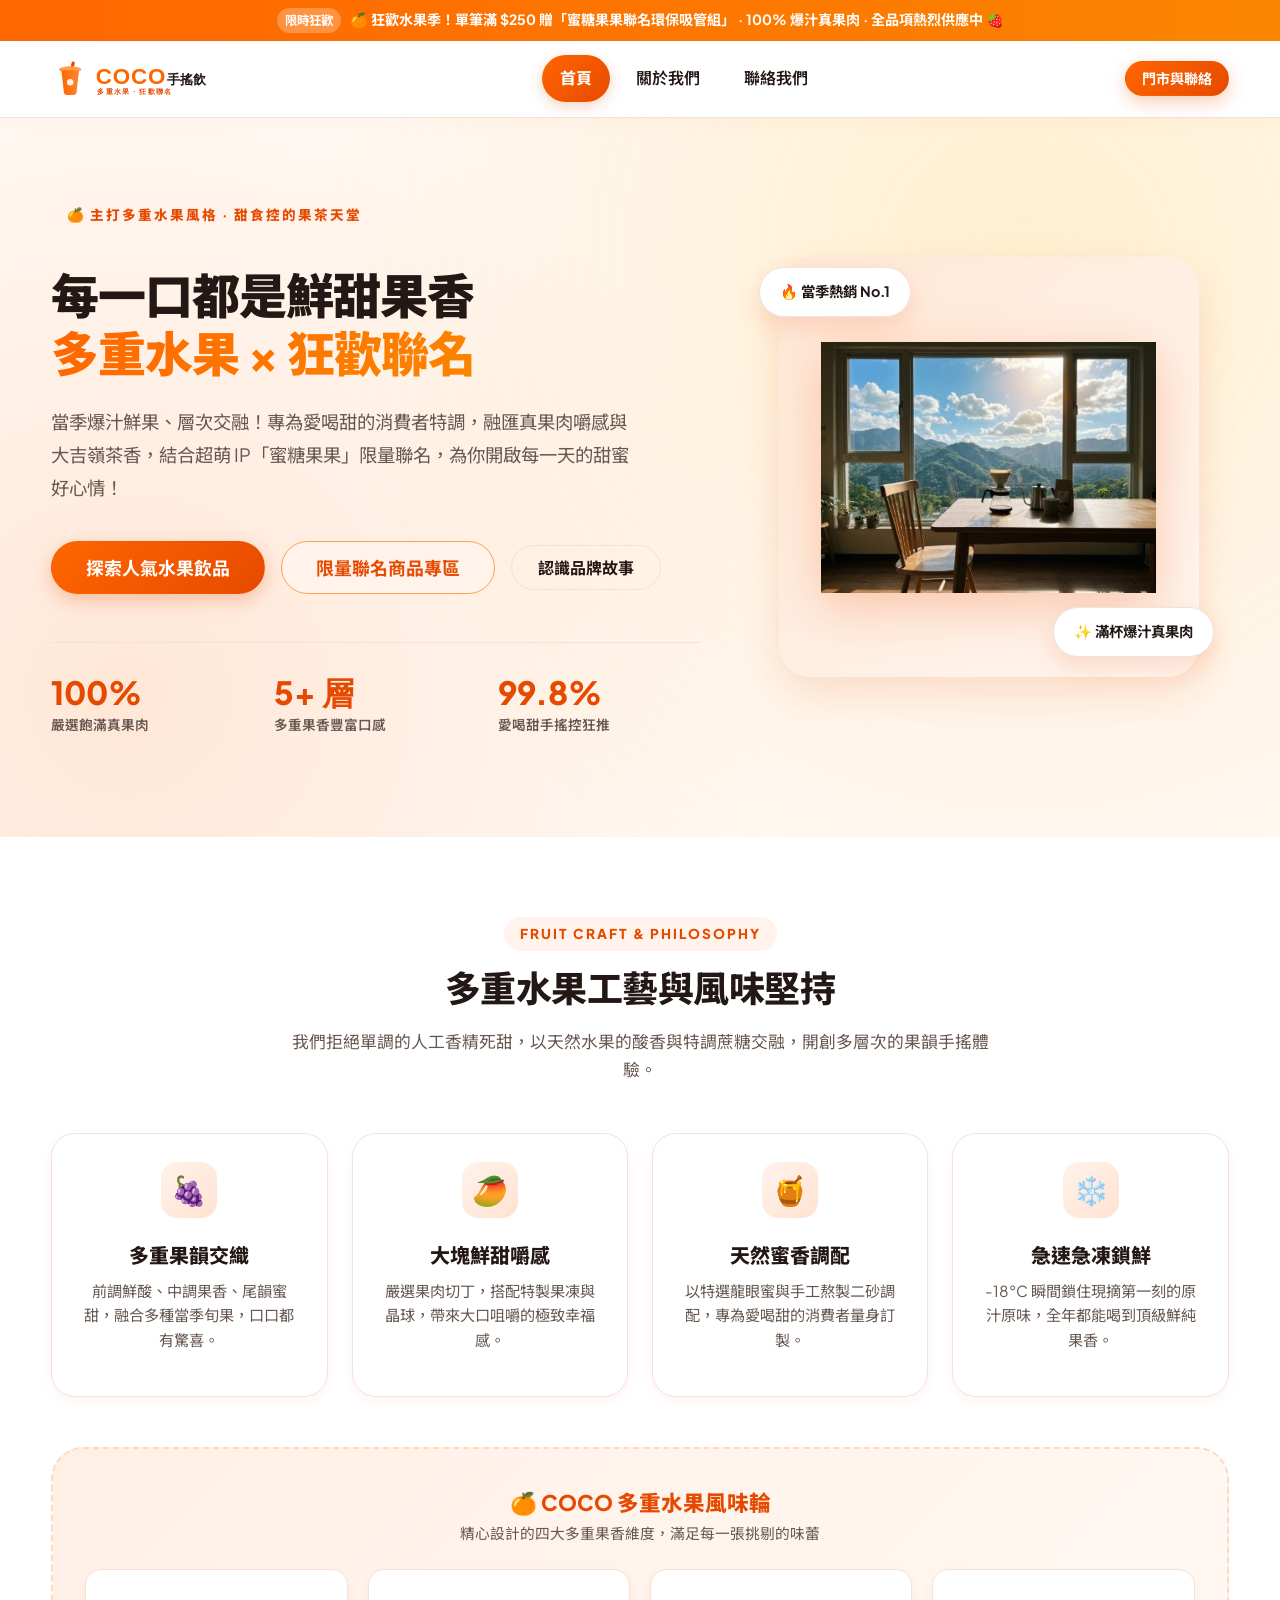
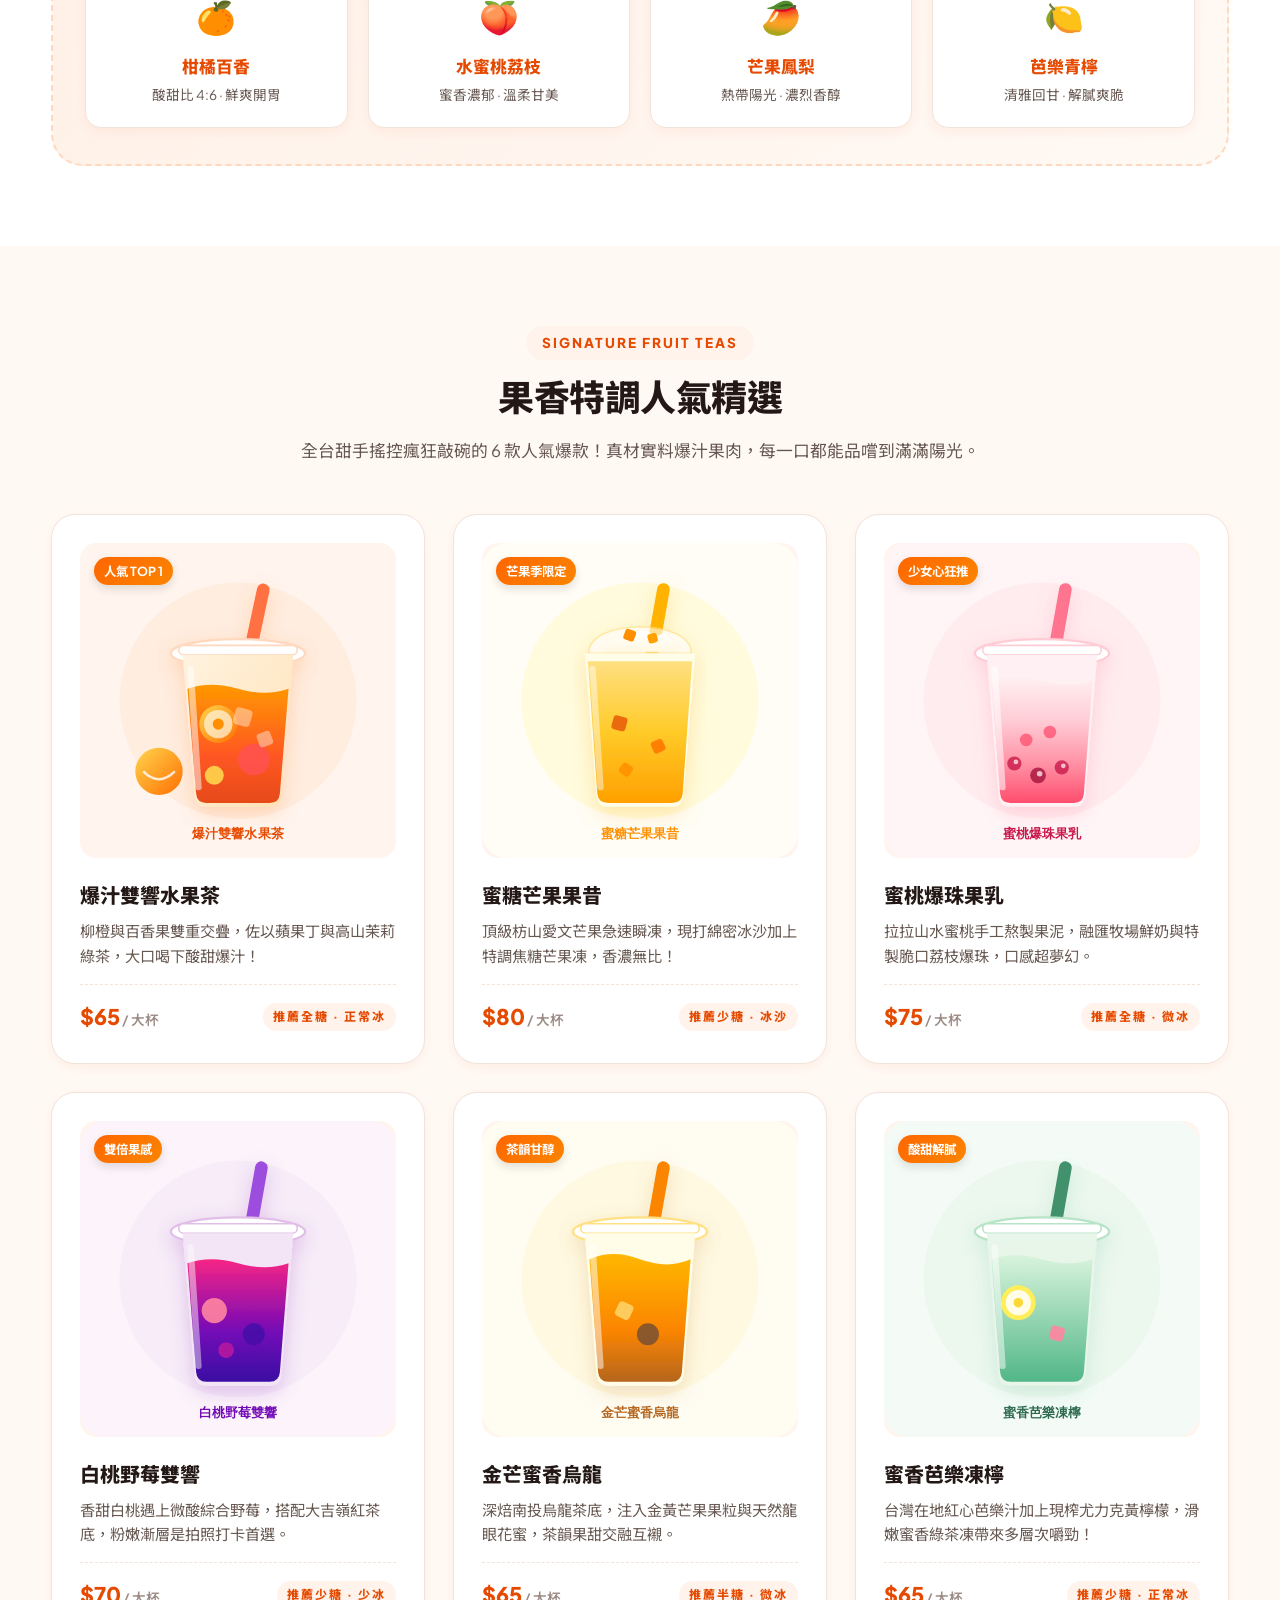
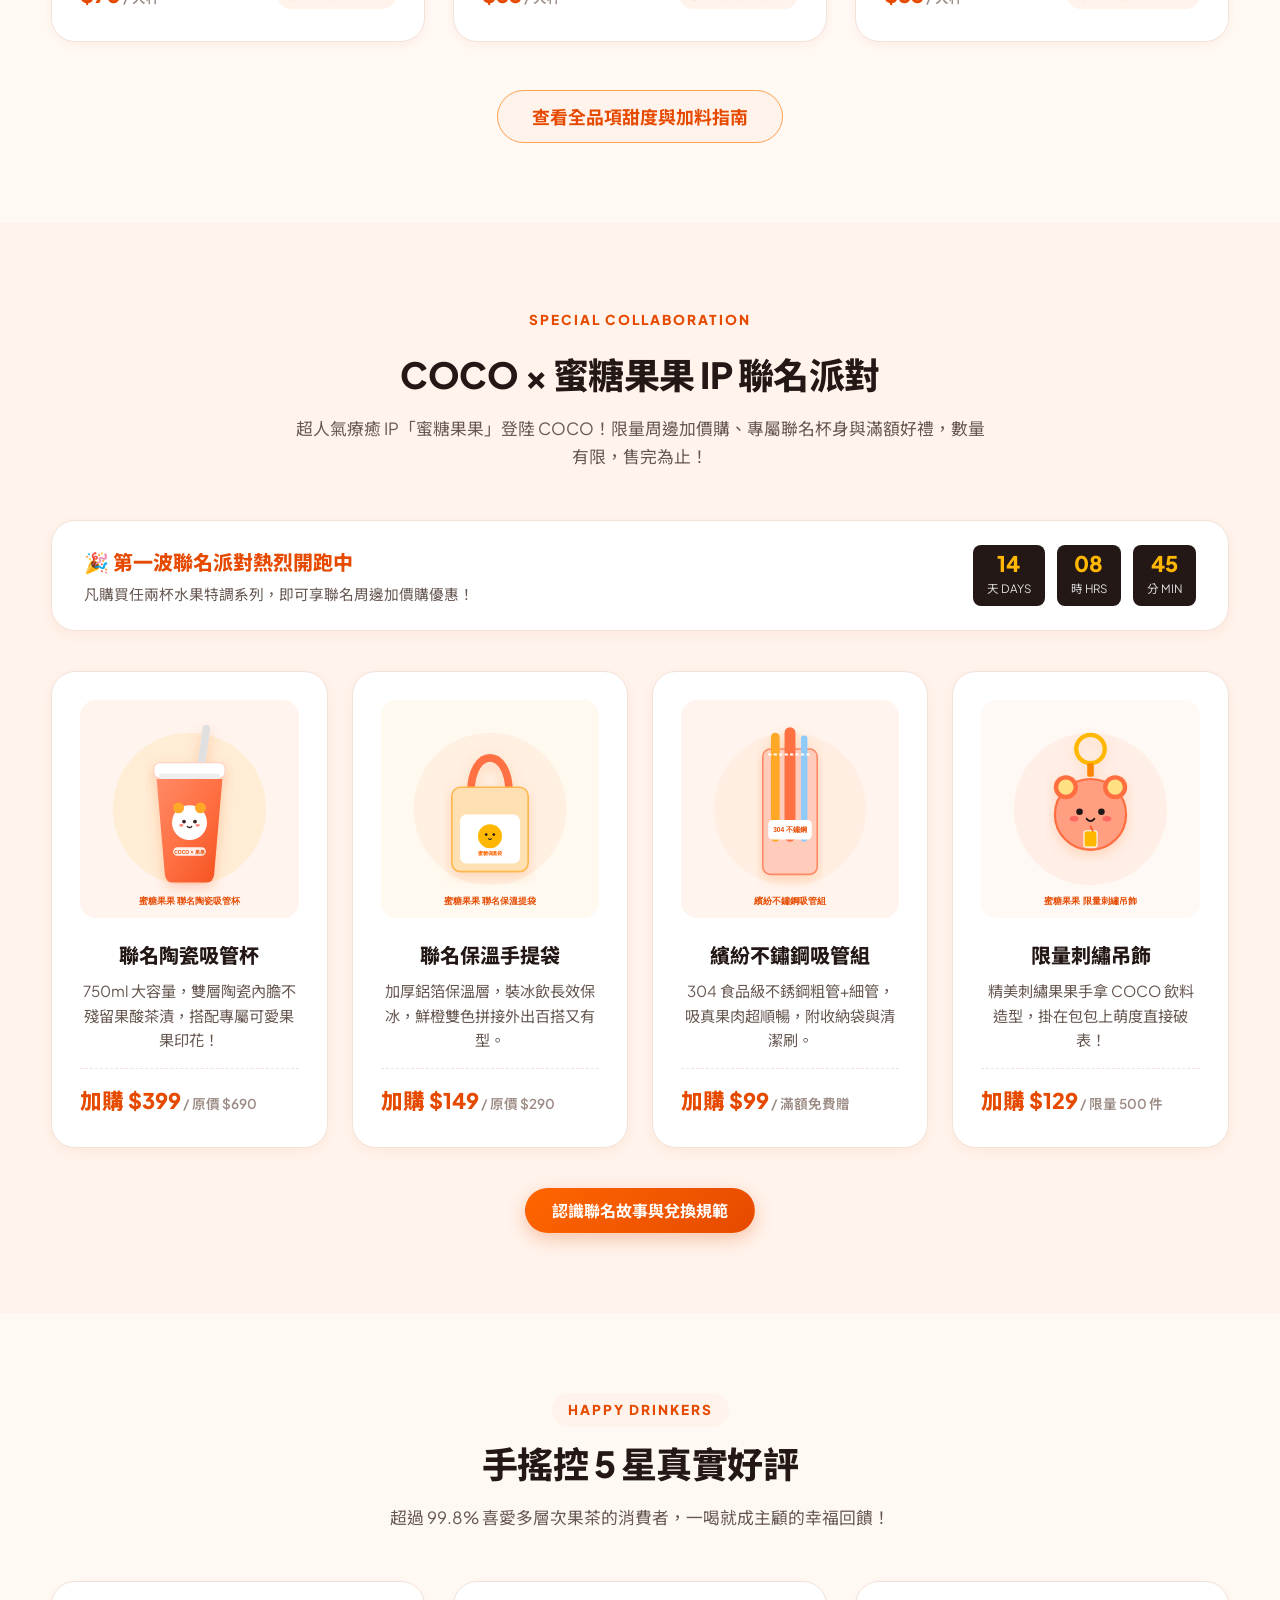
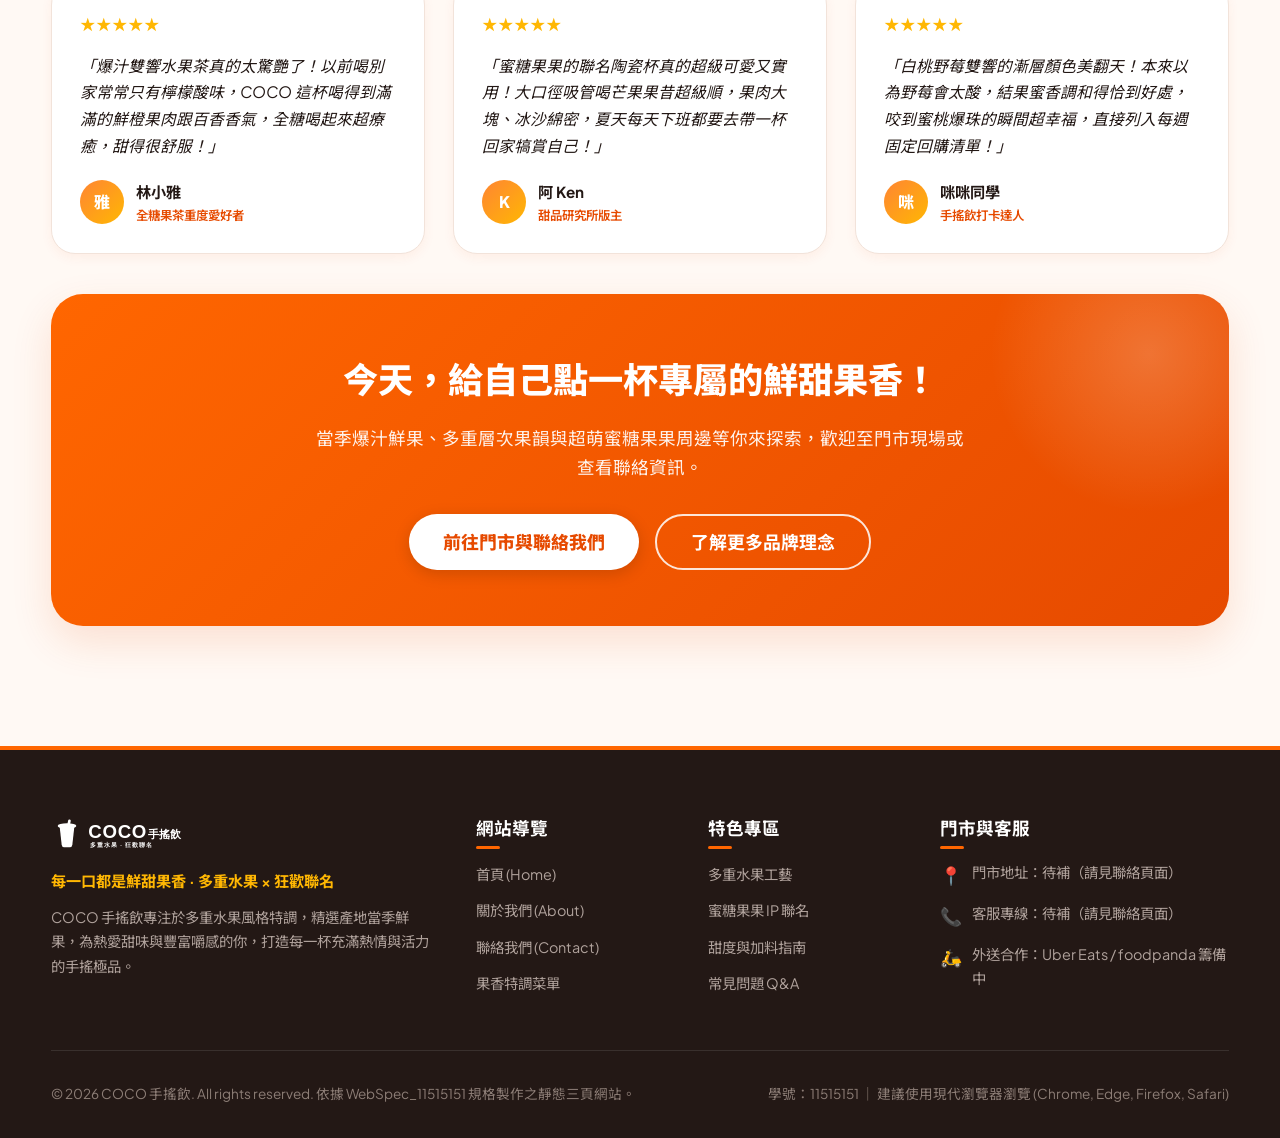
<file: index.html>
<!DOCTYPE html>
<html lang="zh-Hant">
<head>
  <meta charset="UTF-8">
  <meta name="viewport" content="width=device-width, initial-scale=1.0">
  <meta name="description" content="COCO 手搖飲 - 主打多重水果風格飲品，專為愛喝甜的你特調！爆汁真果肉、多重果香層次與超萌蜜糖果果 IP 限量聯名！">
  <title>COCO 手搖飲｜首頁 · 多重水果 × 狂歡聯名</title>

  <!-- Google Fonts: Plus Jakarta Sans & Noto Sans TC -->
  <link rel="preconnect" href="https://fonts.googleapis.com">
  <link rel="preconnect" href="https://fonts.gstatic.com" crossorigin>
  <link href="https://fonts.googleapis.com/css2?family=Noto+Sans+TC:wght@400;500;600;700;800;900&family=Plus+Jakarta+Sans:wght@600;700;800;900&display=swap" rel="stylesheet">

  <!-- 全站共用樣式表 -->
  <link rel="stylesheet" href="assets/css/site.css">
</head>
<body>

  <!-- 頂部促銷跑馬燈 -->
  <aside class="promo-topbar" aria-label="全站促銷公告">
    <div class="container">
      <span class="badge">限時狂歡</span>
      🍊 狂歡水果季！單筆滿 $250 贈「蜜糖果果聯名環保吸管組」 · 100% 爆汁真果肉 · 全品項熱烈供應中 🍓
    </div>
  </aside>

  <!-- 全站共用導覽列 -->
  <header class="site-header">
    <div class="container">
      <nav class="site-nav" aria-label="主要導覽">
        <!-- 品牌識別 -->
        <a href="index.html" class="nav-brand" title="返回 COCO 手搖飲首頁">
          <img src="assets/images/logo.svg" alt="COCO 手搖飲品牌標誌" class="nav-brand-logo" width="180" height="48">
        </a>

        <!-- 導覽連結清單 (標示當前頁面 active) -->
        <ul class="nav-menu">
          <li><a href="index.html" class="nav-link active" aria-current="page">首頁</a></li>
          <li><a href="about.html" class="nav-link">關於我們</a></li>
          <li><a href="contact.html" class="nav-link">聯絡我們</a></li>
        </ul>

        <!-- 右側操作與手機漢堡按鈕 -->
        <div class="nav-actions">
          <a href="contact.html" class="btn btn-primary btn-sm">門市與聯絡</a>
          <button type="button" class="nav-toggle" aria-label="開啟選單" aria-expanded="false">
            <span class="nav-toggle-bar"></span>
            <span class="nav-toggle-bar"></span>
            <span class="nav-toggle-bar"></span>
          </button>
        </div>
      </nav>
    </div>
  </header>

  <main>
    <!-- 1. 首頁主視覺 (Hero Section) -->
    <section class="hero-section" id="hero">
      <div class="container">
        <div class="hero-grid">
          <!-- 左側文案 -->
          <div class="hero-content">
            <div class="hero-badge-wrap">
              <span class="section-eyebrow">🍊 主打多重水果風格 · 甜食控的果茶天堂</span>
            </div>
            <h1 class="hero-title">
              每一口都是鮮甜果香<br>
              <span class="highlight-text">多重水果 × 狂歡聯名</span>
            </h1>
            <p class="hero-desc">
              當季爆汁鮮果、層次交融！專為愛喝甜的消費者特調，融匯真果肉嚼感與大吉嶺茶香，結合超萌 IP「蜜糖果果」限量聯名，為你開啟每一天的甜蜜好心情！
            </p>
            <div class="hero-actions">
              <a href="#featured-drinks" class="btn btn-primary btn-lg">探索人氣水果飲品</a>
              <a href="#collab-showcase" class="btn btn-secondary btn-lg">限量聯名商品專區</a>
              <a href="about.html" class="btn btn-outline">認識品牌故事</a>
            </div>

            <!-- 亮點數據統計 -->
            <div class="hero-stats">
              <div class="stat-item">
                <span class="stat-num">100%</span>
                <span class="stat-label">嚴選飽滿真果肉</span>
              </div>
              <div class="stat-item">
                <span class="stat-num">5+ 層</span>
                <span class="stat-label">多重果香豐富口感</span>
              </div>
              <div class="stat-item">
                <span class="stat-num">99.8%</span>
                <span class="stat-label">愛喝甜手搖控狂推</span>
              </div>
            </div>
          </div>

          <!-- 右側插畫展示與漂浮標籤 -->
          <div class="hero-visual">
            <div class="hero-img-container">
              <img src="assets/images/hero.png" alt="COCO 手搖飲人氣招牌爆汁水果茶主視覺" width="380" height="380">
              
              <!-- 漂浮亮點標籤 -->
              <div class="hero-float-tag tag-top-left">
                <span>🔥 當季熱銷 No.1</span>
              </div>
              <div class="hero-float-tag tag-bottom-right">
                <span>✨ 滿杯爆汁真果肉</span>
              </div>
            </div>
          </div>
        </div>
      </div>
    </section>

    <!-- 2. 水果特色工藝 (Fruit Craft & Style) -->
    <section class="section-padding" id="fruit-style" style="background-color: var(--bg-surface);">
      <div class="container">
        <div class="section-header">
          <span class="section-eyebrow">FRUIT CRAFT & PHILOSOPHY</span>
          <h2 class="section-title">多重水果工藝與風味堅持</h2>
          <p class="section-desc">
            我們拒絕單調的人工香精死甜，以天然水果的酸香與特調蔗糖交融，開創多層次的果韻手搖體驗。
          </p>
        </div>

        <div class="card-grid-4">
          <div class="card text-center">
            <div class="craft-icon-box" style="margin-inline: auto;">🍇</div>
            <h3 class="card-title">多重果韻交織</h3>
            <p class="card-text">前調鮮酸、中調果香、尾韻蜜甜，融合多種當季旬果，口口都有驚喜。</p>
          </div>

          <div class="card text-center">
            <div class="craft-icon-box" style="margin-inline: auto;">🥭</div>
            <h3 class="card-title">大塊鮮甜嚼感</h3>
            <p class="card-text">嚴選果肉切丁，搭配特製果凍與晶球，帶來大口咀嚼的極致幸福感。</p>
          </div>

          <div class="card text-center">
            <div class="craft-icon-box" style="margin-inline: auto;">🍯</div>
            <h3 class="card-title">天然蜜香調配</h3>
            <p class="card-text">以特選龍眼蜜與手工熬製二砂調配，專為愛喝甜的消費者量身訂製。</p>
          </div>

          <div class="card text-center">
            <div class="craft-icon-box" style="margin-inline: auto;">❄️</div>
            <h3 class="card-title">急速急凍鎖鮮</h3>
            <p class="card-text">-18°C 瞬間鎖住現摘第一刻的原汁原味，全年都能喝到頂級鮮純果香。</p>
          </div>
        </div>

        <!-- 風味輪橫幅 -->
        <div class="flavor-wheel-banner">
          <div class="text-center" style="margin-bottom: 24px;">
            <h3 style="font-size: 1.35rem; font-weight: 800; color: var(--color-primary-dark);">🍊 COCO 多重水果風味輪</h3>
            <p style="font-size: 0.92rem; color: var(--text-muted);">精心設計的四大多重果香維度，滿足每一張挑剔的味蕾</p>
          </div>
          <div class="flavor-wheel-grid">
            <div class="flavor-item">
              <div class="flavor-icon">🍊</div>
              <div class="flavor-title">柑橘百香</div>
              <div class="flavor-desc">酸甜比 4:6 · 鮮爽開胃</div>
            </div>
            <div class="flavor-item">
              <div class="flavor-icon">🍑</div>
              <div class="flavor-title">水蜜桃荔枝</div>
              <div class="flavor-desc">蜜香濃郁 · 溫柔甘美</div>
            </div>
            <div class="flavor-item">
              <div class="flavor-icon">🥭</div>
              <div class="flavor-title">芒果鳳梨</div>
              <div class="flavor-desc">熱帶陽光 · 濃烈香醇</div>
            </div>
            <div class="flavor-item">
              <div class="flavor-icon">🍋</div>
              <div class="flavor-title">芭樂青檸</div>
              <div class="flavor-desc">清雅回甘 · 解膩爽脆</div>
            </div>
          </div>
        </div>
      </div>
    </section>

    <!-- 3. 果香特調人氣精選 (Featured Drinks Menu) -->
    <section class="section-padding" id="featured-drinks">
      <div class="container">
        <div class="section-header">
          <span class="section-eyebrow">SIGNATURE FRUIT TEAS</span>
          <h2 class="section-title">果香特調人氣精選</h2>
          <p class="section-desc">
            全台甜手搖控瘋狂敲碗的 6 款人氣爆款！真材實料爆汁果肉，每一口都能品嚐到滿滿陽光。
          </p>
        </div>

        <div class="card-grid-3">
          <!-- 飲品 1 -->
          <article class="card">
            <div class="card-img-wrap">
              <span class="card-badge">人氣 TOP 1</span>
              <img src="assets/images/drink-fruit-tea.svg" alt="爆汁雙響水果茶 - 嚴選鮮橙百香果肉與茉莉綠茶特調" width="300" height="300">
            </div>
            <h3 class="card-title">爆汁雙響水果茶</h3>
            <p class="card-text">柳橙與百香果雙重交疊，佐以蘋果丁與高山茉莉綠茶，大口喝下酸甜爆汁！</p>
            <div class="card-meta">
              <span class="card-price">$65<small>/ 大杯</small></span>
              <span class="section-eyebrow" style="margin-bottom:0; font-size:0.75rem; padding: 4px 10px;">推薦全糖 · 正常冰</span>
            </div>
          </article>

          <!-- 飲品 2 -->
          <article class="card">
            <div class="card-img-wrap">
              <span class="card-badge">芒果季限定</span>
              <img src="assets/images/drink-mango-smoothie.svg" alt="蜜糖芒果果昔 - 愛文芒果果肉與香濃乳酪冰沙" width="300" height="300">
            </div>
            <h3 class="card-title">蜜糖芒果果昔</h3>
            <p class="card-text">頂級枋山愛文芒果急速瞬凍，現打綿密冰沙加上特調焦糖芒果凍，香濃無比！</p>
            <div class="card-meta">
              <span class="card-price">$80<small>/ 大杯</small></span>
              <span class="section-eyebrow" style="margin-bottom:0; font-size:0.75rem; padding: 4px 10px;">推薦少糖 · 冰沙</span>
            </div>
          </article>

          <!-- 飲品 3 -->
          <article class="card">
            <div class="card-img-wrap">
              <span class="card-badge">少女心狂推</span>
              <img src="assets/images/drink-peach-milk.svg" alt="蜜桃爆珠果乳 - 拉拉山蜜桃果香搭配脆口爆珠與醇厚牛乳" width="300" height="300">
            </div>
            <h3 class="card-title">蜜桃爆珠果乳</h3>
            <p class="card-text">拉拉山水蜜桃手工熬製果泥，融匯牧場鮮奶與特製脆口荔枝爆珠，口感超夢幻。</p>
            <div class="card-meta">
              <span class="card-price">$75<small>/ 大杯</small></span>
              <span class="section-eyebrow" style="margin-bottom:0; font-size:0.75rem; padding: 4px 10px;">推薦全糖 · 微冰</span>
            </div>
          </article>

          <!-- 飲品 4 -->
          <article class="card">
            <div class="card-img-wrap">
              <span class="card-badge">雙倍果感</span>
              <img src="assets/images/drink-berry-tea.svg" alt="白桃野莓雙響 - 白桃果泥搭配覆盆子野莓與蜜香紅茶" width="300" height="300">
            </div>
            <h3 class="card-title">白桃野莓雙響</h3>
            <p class="card-text">香甜白桃遇上微酸綜合野莓，搭配大吉嶺紅茶底，粉嫩漸層是拍照打卡首選。</p>
            <div class="card-meta">
              <span class="card-price">$70<small>/ 大杯</small></span>
              <span class="section-eyebrow" style="margin-bottom:0; font-size:0.75rem; padding: 4px 10px;">推薦少糖 · 少冰</span>
            </div>
          </article>

          <!-- 飲品 5 -->
          <article class="card">
            <div class="card-img-wrap">
              <span class="card-badge">茶韻甘醇</span>
              <img src="assets/images/drink-oolong-mango.svg" alt="金芒蜜香烏龍 - 熟成金芒與炭焙烏龍茶香融合" width="300" height="300">
            </div>
            <h3 class="card-title">金芒蜜香烏龍</h3>
            <p class="card-text">深焙南投烏龍茶底，注入金黃芒果果粒與天然龍眼花蜜，茶韻果甜交融互襯。</p>
            <div class="card-meta">
              <span class="card-price">$65<small>/ 大杯</small></span>
              <span class="section-eyebrow" style="margin-bottom:0; font-size:0.75rem; padding: 4px 10px;">推薦半糖 · 微冰</span>
            </div>
          </article>

          <!-- 飲品 6 -->
          <article class="card">
            <div class="card-img-wrap">
              <span class="card-badge">酸甜解膩</span>
              <img src="assets/images/drink-guava-lemon.svg" alt="蜜香芭樂凍檸 - 紅心芭樂搭鮮榨黃檸檬與蜜香茶凍" width="300" height="300">
            </div>
            <h3 class="card-title">蜜香芭樂凍檸</h3>
            <p class="card-text">台灣在地紅心芭樂汁加上現榨尤力克黃檸檬，滑嫩蜜香綠茶凍帶來多層次嚼勁！</p>
            <div class="card-meta">
              <span class="card-price">$65<small>/ 大杯</small></span>
              <span class="section-eyebrow" style="margin-bottom:0; font-size:0.75rem; padding: 4px 10px;">推薦少糖 · 正常冰</span>
            </div>
          </article>
        </div>

        <div class="text-center" style="margin-top: 48px;">
          <a href="about.html#sweetness-guide" class="btn btn-secondary btn-lg">查看全品項甜度與加料指南</a>
        </div>
      </div>
    </section>

    <!-- 4. IP 聯名企劃 (COCO x 蜜糖果果 Collab Showcase) -->
    <section class="section-padding collab-section" id="collab-showcase">
      <div class="container">
        <div class="section-header">
          <span class="section-eyebrow">SPECIAL COLLABORATION</span>
          <h2 class="section-title">COCO × 蜜糖果果 IP 聯名派對</h2>
          <p class="section-desc">
            超人氣療癒 IP「蜜糖果果」登陸 COCO！限量周邊加價購、專屬聯名杯身與滿額好禮，數量有限，售完為止！
          </p>
        </div>

        <!-- 倒數計時與好康提示橫幅 -->
        <div class="collab-countdown-box">
          <div>
            <h3 style="font-size: 1.25rem; font-weight: 800; color: var(--color-primary-dark); margin-bottom: 4px;">🎉 第一波聯名派對熱烈開跑中</h3>
            <p style="font-size: 0.92rem; color: var(--text-muted);">凡購買任兩杯水果特調系列，即可享聯名周邊加價購優惠！</p>
          </div>
          <div class="countdown-timer">
            <div class="timer-unit">
              <span class="num">14</span>
              <span class="label">天 DAYS</span>
            </div>
            <div class="timer-unit">
              <span class="num">08</span>
              <span class="label">時 HRS</span>
            </div>
            <div class="timer-unit">
              <span class="num">45</span>
              <span class="label">分 MIN</span>
            </div>
          </div>
        </div>

        <!-- 4 款限量周邊商品卡片 -->
        <div class="card-grid-4">
          <article class="card text-center">
            <div class="card-img-wrap">
              <img src="assets/images/collab-cup.svg" alt="蜜糖果果聯名陶瓷吸管杯 - 雙層保溫保冷大容量" width="260" height="260">
            </div>
            <h3 class="card-title">聯名陶瓷吸管杯</h3>
            <p class="card-text">750ml 大容量，雙層陶瓷內膽不殘留果酸茶漬，搭配專屬可愛果果印花！</p>
            <div class="card-meta">
              <span class="card-price">加購 $399<small>/ 原價 $690</small></span>
            </div>
          </article>

          <article class="card text-center">
            <div class="card-img-wrap">
              <img src="assets/images/collab-bag.svg" alt="蜜糖果果聯名保溫提袋 - 輕便防水防潑水加厚款" width="260" height="260">
            </div>
            <h3 class="card-title">聯名保溫手提袋</h3>
            <p class="card-text">加厚鋁箔保溫層，裝冰飲長效保冰，鮮橙雙色拼接外出百搭又有型。</p>
            <div class="card-meta">
              <span class="card-price">加購 $149<small>/ 原價 $290</small></span>
            </div>
          </article>

          <article class="card text-center">
            <div class="card-img-wrap">
              <img src="assets/images/collab-straw.svg" alt="繽紛不鏽鋼吸管組 - 304食品級不鏽鋼粗細兩用" width="260" height="260">
            </div>
            <h3 class="card-title">繽紛不鏽鋼吸管組</h3>
            <p class="card-text">304 食品級不銹鋼粗管+細管，吸真果肉超順暢，附收納袋與清潔刷。</p>
            <div class="card-meta">
              <span class="card-price">加購 $99<small>/ 滿額免費贈</small></span>
            </div>
          </article>

          <article class="card text-center">
            <div class="card-img-wrap">
              <img src="assets/images/collab-keychain.svg" alt="蜜糖果果限量刺繡吊飾 - 超萌立體毛絨迷你手搖杯造型" width="260" height="260">
            </div>
            <h3 class="card-title">限量刺繡吊飾</h3>
            <p class="card-text">精美刺繡果果手拿 COCO 飲料造型，掛在包包上萌度直接破表！</p>
            <div class="card-meta">
              <span class="card-price">加購 $129<small>/ 限量 500 件</small></span>
            </div>
          </article>
        </div>

        <div class="text-center" style="margin-top: 40px;">
          <a href="about.html#collab-story" class="btn btn-primary">認識聯名故事與兌換規範</a>
        </div>
      </div>
    </section>

    <!-- 5. 顧客好評回饋 (Customer Reviews) -->
    <section class="section-padding" id="reviews">
      <div class="container">
        <div class="section-header">
          <span class="section-eyebrow">HAPPY DRINKERS</span>
          <h2 class="section-title">手搖控 5 星真實好評</h2>
          <p class="section-desc">超過 99.8% 喜愛多層次果茶的消費者，一喝就成主顧的幸福回饋！</p>
        </div>

        <div class="card-grid-3">
          <div class="review-card">
            <div class="review-stars">★★★★★</div>
            <p class="review-quote">「爆汁雙響水果茶真的太驚艷了！以前喝別家常常只有檸檬酸味，COCO 這杯喝得到滿滿的鮮橙果肉跟百香香氣，全糖喝起來超療癒，甜得很舒服！」</p>
            <div class="review-author">
              <div class="review-avatar">雅</div>
              <div>
                <div class="review-name">林小雅</div>
                <div class="review-tag">全糖果茶重度愛好者</div>
              </div>
            </div>
          </div>

          <div class="review-card">
            <div class="review-stars">★★★★★</div>
            <p class="review-quote">「蜜糖果果的聯名陶瓷杯真的超級可愛又實用！大口徑吸管喝芒果果昔超級順，果肉大塊、冰沙綿密，夏天每天下班都要去帶一杯回家犒賞自己！」</p>
            <div class="review-author">
              <div class="review-avatar">K</div>
              <div>
                <div class="review-name">阿 Ken</div>
                <div class="review-tag">甜品研究所版主</div>
              </div>
            </div>
          </div>

          <div class="review-card">
            <div class="review-stars">★★★★★</div>
            <p class="review-quote">「白桃野莓雙響的漸層顏色美翻天！本來以為野莓會太酸，結果蜜香調和得恰到好處，咬到蜜桃爆珠的瞬間超幸福，直接列入每週固定回購清單！」</p>
            <div class="review-author">
              <div class="review-avatar">咪</div>
              <div>
                <div class="review-name">咪咪同學</div>
                <div class="review-tag">手搖飲打卡達人</div>
              </div>
            </div>
          </div>
        </div>

        <!-- 行動呼籲橫幅 -->
        <div class="cta-banner">
          <h2>今天，給自己點一杯專屬的鮮甜果香！</h2>
          <p>當季爆汁鮮果、多重層次果韻與超萌蜜糖果果周邊等你來探索，歡迎至門市現場或查看聯絡資訊。</p>
          <div class="btn-group">
            <a href="contact.html" class="btn btn-white btn-lg">前往門市與聯絡我們</a>
            <a href="about.html" class="btn btn-outline-white btn-lg">了解更多品牌理念</a>
          </div>
        </div>
      </div>
    </section>
  </main>

  <!-- 全站共用頁尾 -->
  <footer class="site-footer">
    <div class="container">
      <div class="footer-top">
        <!-- 品牌簡介欄 -->
        <div class="footer-col">
          <div class="footer-brand-title">
            <img src="assets/images/logo.svg" alt="COCO 手搖飲標誌" width="160" height="42" style="filter: brightness(0) invert(1);">
          </div>
          <p class="footer-brand-slogan">每一口都是鮮甜果香 · 多重水果 × 狂歡聯名</p>
          <p class="footer-desc">
            COCO 手搖飲專注於多重水果風格特調，精選產地當季鮮果，為熱愛甜味與豐富嚼感的你，打造每一杯充滿熱情與活力的手搖極品。
          </p>
        </div>

        <!-- 快速分頁連結 -->
        <div class="footer-col">
          <h4 class="footer-heading">網站導覽</h4>
          <ul class="footer-links">
            <li><a href="index.html" class="footer-link">首頁 (Home)</a></li>
            <li><a href="about.html" class="footer-link">關於我們 (About)</a></li>
            <li><a href="contact.html" class="footer-link">聯絡我們 (Contact)</a></li>
            <li><a href="#featured-drinks" class="footer-link">果香特調菜單</a></li>
          </ul>
        </div>

        <!-- 風味與聯名專區 -->
        <div class="footer-col">
          <h4 class="footer-heading">特色專區</h4>
          <ul class="footer-links">
            <li><a href="#fruit-style" class="footer-link">多重水果工藝</a></li>
            <li><a href="#collab-showcase" class="footer-link">蜜糖果果 IP 聯名</a></li>
            <li><a href="about.html#sweetness-guide" class="footer-link">甜度與加料指南</a></li>
            <li><a href="contact.html#faq" class="footer-link">常見問題 Q&amp;A</a></li>
          </ul>
        </div>

        <!-- 門市與客服資訊 (遵循不編造聯絡資訊原則，標示待補) -->
        <div class="footer-col">
          <h4 class="footer-heading">門市與客服</h4>
          <div class="footer-info-item">
            <span class="footer-info-icon">📍</span>
            <span>門市地址：待補（請見聯絡頁面）</span>
          </div>
          <div class="footer-info-item">
            <span class="footer-info-icon">📞</span>
            <span>客服專線：待補（請見聯絡頁面）</span>
          </div>
          <div class="footer-info-item">
            <span class="footer-info-icon">🛵</span>
            <span>外送合作：Uber Eats / foodpanda 籌備中</span>
          </div>
        </div>
      </div>

      <!-- 頁尾版權列 -->
      <div class="footer-bottom">
        <p>&copy; 2026 COCO 手搖飲. All rights reserved. 依據 WebSpec_11515151 規格製作之靜態三頁網站。</p>
        <p>學號：11515151 ｜ 建議使用現代瀏覽器瀏覽 (Chrome, Edge, Firefox, Safari)</p>
      </div>
    </div>
  </footer>

  <!-- 全站共用腳本 -->
  <script src="assets/js/site.js"></script>
</body>
</html>
</file>
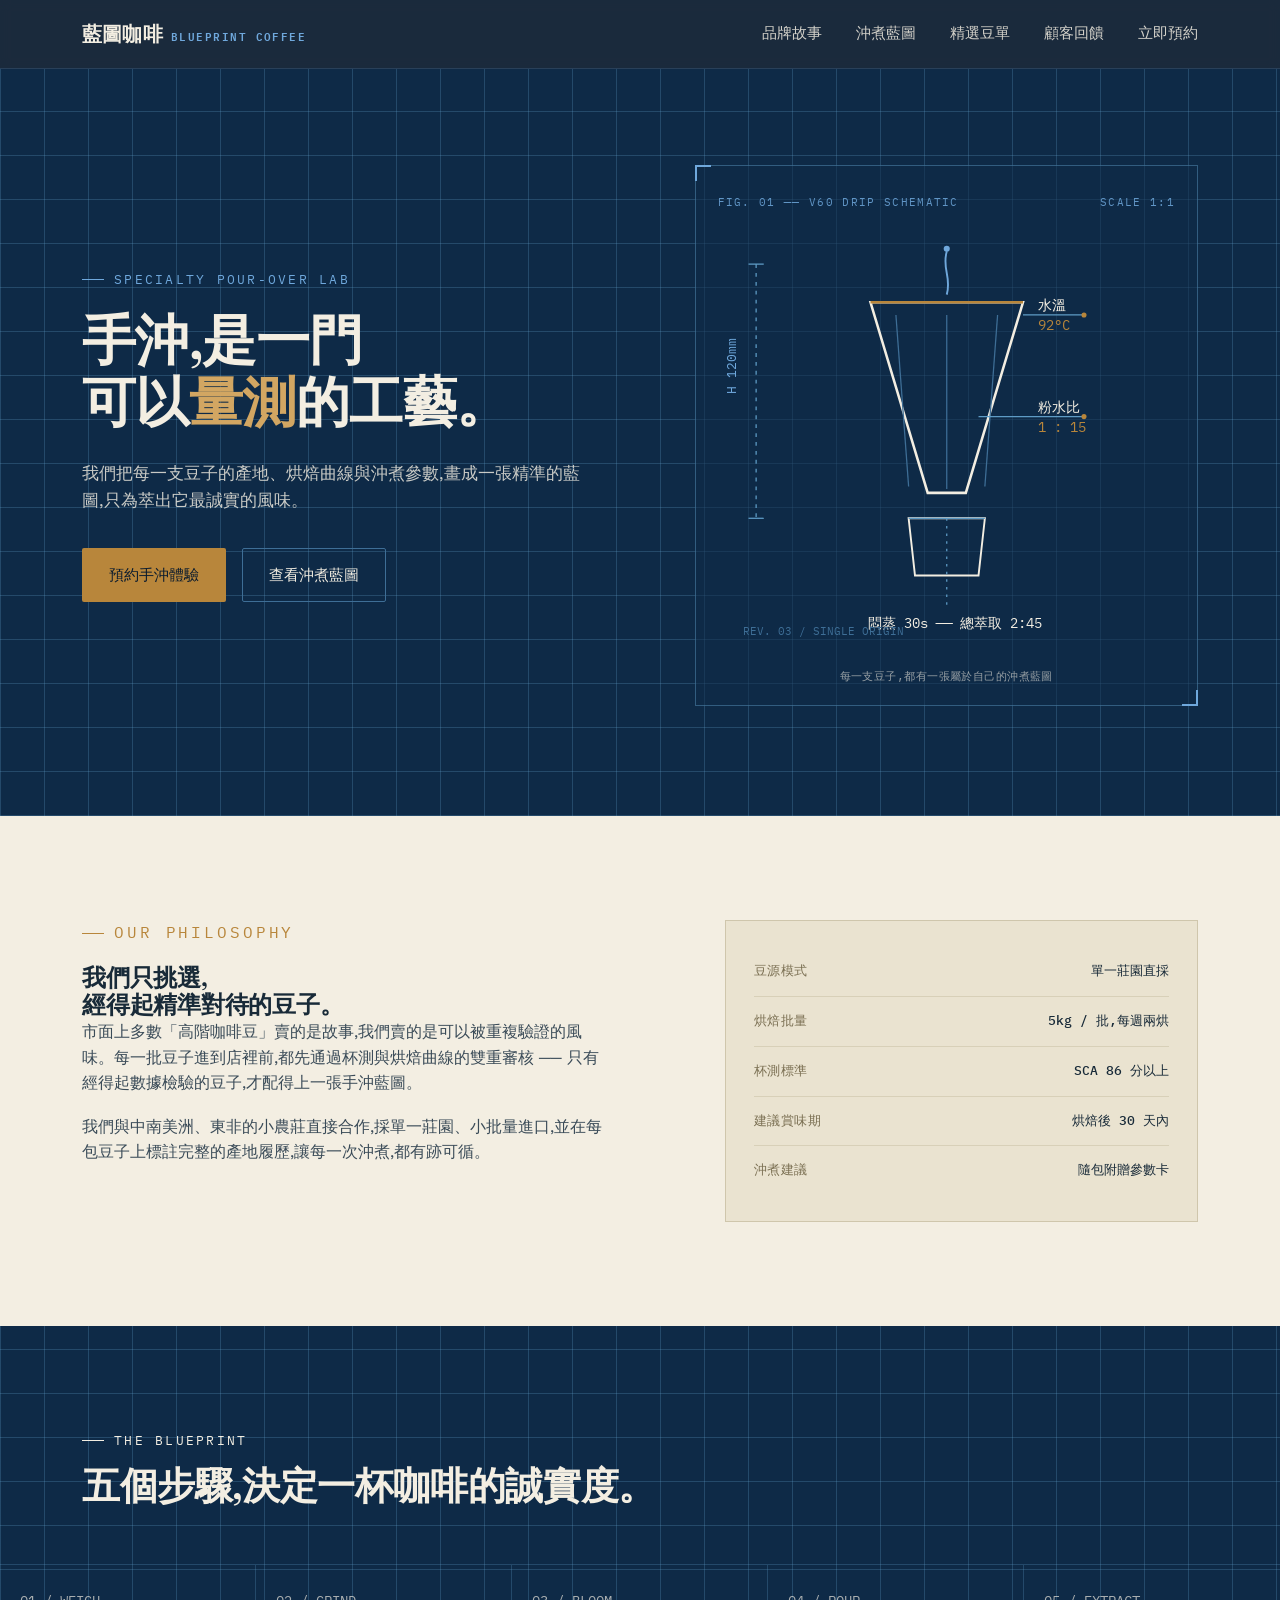
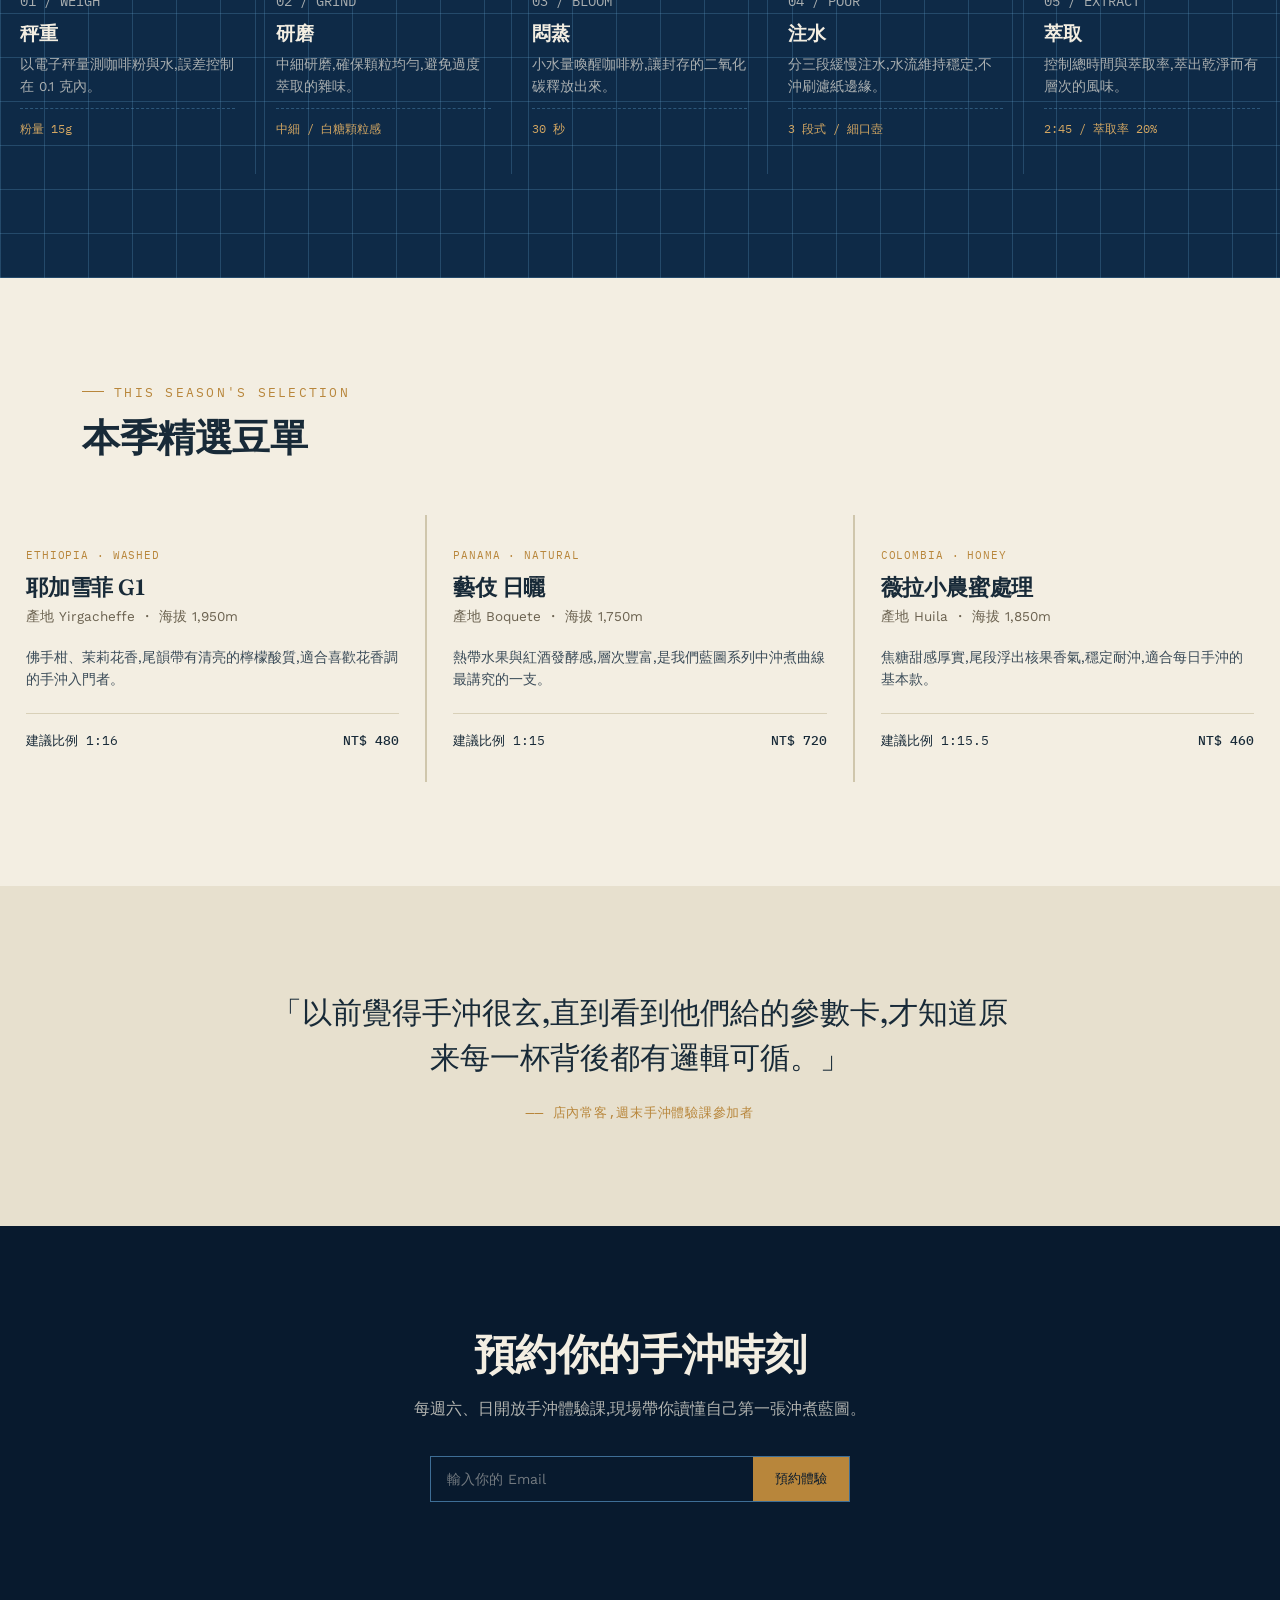
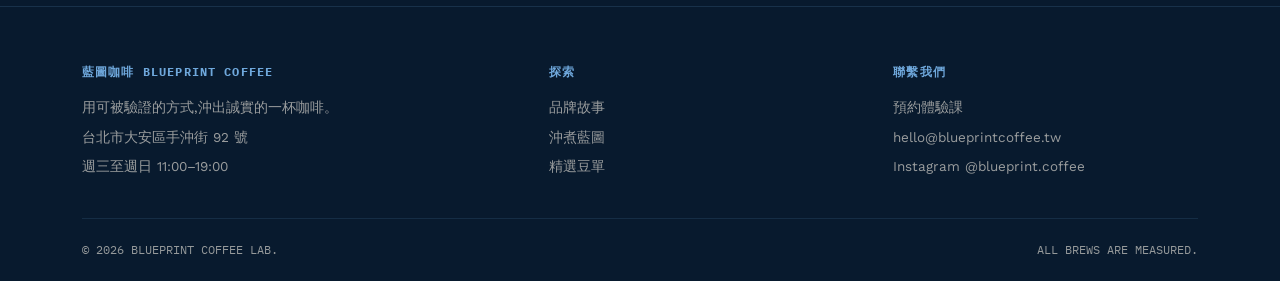
<file: docs/index.html>
<!DOCTYPE html>
<html lang="zh-Hant">
<head>
<meta charset="UTF-8">
<meta name="viewport" content="width=device-width, initial-scale=1.0">
<title>藍圖咖啡 Blueprint Coffee ── 精準手沖,誠實風味</title>
<link rel="preconnect" href="https://fonts.googleapis.com">
<link rel="preconnect" href="https://fonts.gstatic.com" crossorigin>
<link href="https://fonts.googleapis.com/css2?family=Fraunces:opsz,wght@9..144,400;9..144,500;9..144,600;9..144,700&family=Work+Sans:wght@300;400;500;600&family=IBM+Plex+Mono:wght@400;500&display=swap" rel="stylesheet">
<style>
  :root{
    --ink-black:#081A2E;
    --blueprint:#0E2A47;
    --blueprint-line:#3E6E96;
    --blueprint-line-soft:rgba(94,155,197,0.28);
    --paper:#F3EEE2;
    --paper-dim:#E7E0CE;
    --brass:#B8863B;
    --brass-light:#D2A662;
    --sky:#6FA8DC;
    --ink-on-paper:#182A38;
    --max-w:1180px;
  }

  *{margin:0;padding:0;box-sizing:border-box;}
  html{scroll-behavior:smooth;}
  body{
    font-family:'Work Sans', sans-serif;
    background:var(--paper);
    color:var(--ink-on-paper);
    line-height:1.6;
    -webkit-font-smoothing:antialiased;
  }
  a{color:inherit;text-decoration:none;}
  img,svg{display:block;max-width:100%;}
  .container{max-width:var(--max-w);margin:0 auto;padding:0 32px;}
  .eyebrow{
    font-family:'IBM Plex Mono', monospace;
    font-size:12.5px;
    letter-spacing:0.18em;
    text-transform:uppercase;
    display:flex;
    align-items:center;
    gap:10px;
  }
  .eyebrow::before{
    content:"";
    width:22px;height:1px;
    background:currentColor;
    display:inline-block;
  }
  h1,h2,h3{
    font-family:'Fraunces', serif;
    font-weight:600;
    line-height:1.15;
    letter-spacing:-0.01em;
  }
  .btn{
    display:inline-flex;
    align-items:center;
    gap:10px;
    padding:14px 26px;
    border-radius:2px;
    font-family:'Work Sans', sans-serif;
    font-size:15px;
    font-weight:500;
    border:1px solid transparent;
    cursor:pointer;
    transition:transform .25s ease, background .25s ease, border-color .25s ease, color .25s ease;
  }
  .btn:focus-visible{outline:2px solid var(--sky);outline-offset:3px;}
  .btn-primary{background:var(--brass);color:var(--ink-black);}
  .btn-primary:hover{background:var(--brass-light);transform:translateY(-1px);}
  .btn-ghost{border-color:var(--blueprint-line);color:var(--paper);}
  .btn-ghost:hover{border-color:var(--sky);color:var(--sky);}
  .btn-ghost.on-paper{border-color:var(--ink-on-paper);color:var(--ink-on-paper);}
  .btn-ghost.on-paper:hover{border-color:var(--brass);color:var(--brass);}

  /* ---------- NAV ---------- */
  header{
    position:sticky;top:0;z-index:50;
    background:rgba(8,26,46,0.92);
    backdrop-filter:blur(6px);
    border-bottom:1px solid rgba(94,155,197,0.2);
  }
  nav{
    max-width:var(--max-w);margin:0 auto;padding:18px 32px;
    display:flex;align-items:center;justify-content:space-between;
    color:var(--paper);
  }
  .logo{
    font-family:'Fraunces', serif;
    font-size:20px;font-weight:600;letter-spacing:0.01em;
    color:var(--paper);display:flex;align-items:baseline;gap:8px;
  }
  .logo span{
    font-family:'IBM Plex Mono', monospace;
    font-size:10.5px;letter-spacing:0.14em;color:var(--sky);
  }
  .nav-links{display:flex;gap:34px;font-size:14.5px;}
  .nav-links a{opacity:0.85;transition:opacity .2s;}
  .nav-links a:hover{opacity:1;color:var(--sky);}
  .nav-toggle{display:none;background:none;border:none;color:var(--paper);font-size:24px;cursor:pointer;}

  @media (max-width:860px){
    .nav-links{
      position:absolute;top:100%;left:0;right:0;
      background:var(--ink-black);
      flex-direction:column;gap:0;
      max-height:0;overflow:hidden;
      transition:max-height .3s ease;
    }
    .nav-links.open{max-height:320px;}
    .nav-links a{padding:16px 32px;border-top:1px solid rgba(94,155,197,0.15);}
    .nav-toggle{display:block;}
  }

  /* ---------- HERO ---------- */
  .hero{
    background:
      repeating-linear-gradient(0deg, var(--blueprint-line-soft) 0, var(--blueprint-line-soft) 1px, transparent 1px, transparent 44px),
      repeating-linear-gradient(90deg, var(--blueprint-line-soft) 0, var(--blueprint-line-soft) 1px, transparent 1px, transparent 44px),
      var(--blueprint);
    color:var(--paper);
    padding:96px 0 110px;
    position:relative;
    overflow:hidden;
  }
  .hero-grid{
    max-width:var(--max-w);margin:0 auto;padding:0 32px;
    display:grid;grid-template-columns:1.05fr 0.95fr;gap:56px;align-items:center;
  }
  .hero h1{font-size:clamp(34px,4.6vw,54px);margin:20px 0 26px;color:var(--paper);}
  .hero h1 em{font-style:normal;color:var(--brass-light);}
  .hero p.lede{font-size:17px;max-width:46ch;color:rgba(243,238,226,0.82);margin-bottom:34px;}
  .hero-cta{display:flex;gap:16px;flex-wrap:wrap;}
  .hero-eyebrow{color:var(--sky);margin-bottom:6px;}

  .blueprint-plate{
    position:relative;
    border:1px solid rgba(94,155,197,0.45);
    background:rgba(15,42,71,0.55);
    padding:28px 22px 20px;
  }
  .blueprint-plate::before,.blueprint-plate::after,
  .plate-corner-tl,.plate-corner-br{
    content:"";position:absolute;width:14px;height:14px;
    border-color:var(--sky);
  }
  .blueprint-plate::before{top:-1px;left:-1px;border-top:2px solid var(--sky);border-left:2px solid var(--sky);}
  .blueprint-plate::after{bottom:-1px;right:-1px;border-bottom:2px solid var(--sky);border-right:2px solid var(--sky);}
  .plate-label{
    font-family:'IBM Plex Mono', monospace;font-size:11px;letter-spacing:0.12em;
    color:var(--sky);display:flex;justify-content:space-between;margin-bottom:14px;opacity:0.85;
  }
  .plate-caption{
    font-family:'IBM Plex Mono', monospace;font-size:11px;color:rgba(243,238,226,0.6);
    text-align:center;margin-top:10px;letter-spacing:0.04em;
  }

  @media (max-width:900px){
    .hero-grid{grid-template-columns:1fr;}
    .hero{padding:64px 0 76px;}
  }

  /* ---------- SECTION SHARED ---------- */
  section{padding:104px 0;}
  .section-head{max-width:640px;margin-bottom:56px;}
  .section-head h2{font-size:clamp(26px,3.2vw,38px);margin-top:14px;}
  .on-dark{background:var(--ink-black);color:var(--paper);}
  .on-dark .eyebrow{color:var(--sky);}
  .on-paper .eyebrow{color:var(--brass);}

  /* ---------- ABOUT / SPEC SHEET ---------- */
  .about-grid{display:grid;grid-template-columns:1.1fr 0.9fr;gap:64px;align-items:start;}
  .about-grid p{font-size:16px;color:#3a4b58;max-width:52ch;margin-bottom:18px;}
  .spec-sheet{border:1px solid #cfc6ac;background:#EAE3D0;padding:26px 28px;}
  .spec-row{
    display:flex;justify-content:space-between;gap:20px;
    padding:14px 0;border-bottom:1px solid #d8d0b8;
    font-family:'IBM Plex Mono', monospace;font-size:13px;
  }
  .spec-row:last-child{border-bottom:none;}
  .spec-row dt{color:#7a6f52;letter-spacing:0.04em;}
  .spec-row dd{font-weight:500;color:var(--ink-on-paper);text-align:right;}

  @media (max-width:860px){ .about-grid{grid-template-columns:1fr;} }

  /* ---------- PROCESS BLUEPRINT ---------- */
  .process{
    background:
      repeating-linear-gradient(0deg, var(--blueprint-line-soft) 0, var(--blueprint-line-soft) 1px, transparent 1px, transparent 44px),
      repeating-linear-gradient(90deg, var(--blueprint-line-soft) 0, var(--blueprint-line-soft) 1px, transparent 1px, transparent 44px),
      var(--blueprint);
    color:var(--paper);
  }
  .steps{
    display:grid;grid-template-columns:repeat(5,1fr);gap:0;
    border-top:1px solid var(--blueprint-line-soft);
  }
  .step{
    padding:26px 20px;border-right:1px solid var(--blueprint-line-soft);position:relative;
  }
  .step:last-child{border-right:none;}
  .step-index{font-family:'IBM Plex Mono', monospace;font-size:12px;color:var(--sky);margin-bottom:14px;}
  .step h3{font-size:19px;color:var(--paper);margin-bottom:10px;font-weight:600;}
  .step p{font-size:13.5px;color:rgba(243,238,226,0.68);margin-bottom:10px;}
  .step .metric{
    font-family:'IBM Plex Mono', monospace;font-size:12px;color:var(--brass-light);
    border-top:1px dashed rgba(94,155,197,0.4);padding-top:10px;
  }
  @media (max-width:960px){
    .steps{grid-template-columns:1fr 1fr;}
    .step{border-right:1px solid var(--blueprint-line-soft);border-bottom:1px solid var(--blueprint-line-soft);}
    .step:nth-child(2n){border-right:none;}
  }
  @media (max-width:560px){
    .steps{grid-template-columns:1fr;}
    .step{border-right:none;}
  }

  /* ---------- BEANS ---------- */
  .bean-grid{display:grid;grid-template-columns:repeat(3,1fr);gap:2px;background:#cfc6ac;}
  .bean-card{
    background:var(--paper);padding:32px 26px;position:relative;
    display:flex;flex-direction:column;height:100%;
  }
  .bean-tag{
    font-family:'IBM Plex Mono', monospace;font-size:11px;color:var(--brass);
    letter-spacing:0.08em;margin-bottom:10px;
  }
  .bean-card h3{font-size:22px;margin-bottom:6px;}
  .bean-origin{font-size:13.5px;color:#6b6250;margin-bottom:18px;}
  .bean-notes{font-size:14px;color:#3a4b58;margin-bottom:22px;flex-grow:1;}
  .bean-meta{
    display:flex;justify-content:space-between;align-items:center;
    border-top:1px solid #d8d0b8;padding-top:16px;
    font-family:'IBM Plex Mono', monospace;font-size:12.5px;
  }
  .bean-price{color:var(--ink-on-paper);font-weight:500;}
  @media (max-width:900px){ .bean-grid{grid-template-columns:1fr 1fr;} }
  @media (max-width:600px){ .bean-grid{grid-template-columns:1fr;} }

  /* ---------- QUOTE ---------- */
  .quote-section{background:var(--paper-dim);}
  .quote-wrap{max-width:760px;margin:0 auto;text-align:center;}
  blockquote{
    font-family:'Fraunces', serif;font-size:clamp(22px,2.6vw,30px);
    font-weight:500;line-height:1.5;color:var(--ink-on-paper);margin-bottom:22px;
  }
  .quote-attr{font-family:'IBM Plex Mono', monospace;font-size:12.5px;color:var(--brass);letter-spacing:0.06em;}

  /* ---------- CTA / FOOTER ---------- */
  .cta-section{background:var(--ink-black);color:var(--paper);text-align:center;}
  .cta-section h2{font-size:clamp(28px,3.6vw,42px);margin-bottom:18px;}
  .cta-section p{color:rgba(243,238,226,0.72);max-width:48ch;margin:0 auto 34px;}
  .cta-form{
    display:flex;max-width:420px;margin:0 auto;gap:0;border:1px solid var(--blueprint-line);
  }
  .cta-form input{
    flex:1;background:transparent;border:none;padding:14px 16px;
    color:var(--paper);font-family:'Work Sans', sans-serif;font-size:14px;
  }
  .cta-form input::placeholder{color:rgba(243,238,226,0.45);}
  .cta-form input:focus{outline:none;}
  .cta-form button{
    background:var(--brass);color:var(--ink-black);border:none;
    padding:0 22px;font-weight:500;cursor:pointer;font-family:'Work Sans', sans-serif;
    transition:background .2s;
  }
  .cta-form button:hover{background:var(--brass-light);}

  footer{background:var(--ink-black);border-top:1px solid rgba(94,155,197,0.18);color:rgba(243,238,226,0.6);}
  .footer-grid{
    display:grid;grid-template-columns:1.4fr 1fr 1fr;gap:40px;padding:56px 0 32px;
    font-size:13.5px;
  }
  .footer-grid h4{
    font-family:'IBM Plex Mono', monospace;font-size:11.5px;letter-spacing:0.1em;
    color:var(--sky);margin-bottom:16px;text-transform:uppercase;
  }
  .footer-grid p, .footer-grid a{display:block;margin-bottom:8px;color:rgba(243,238,226,0.62);}
  .footer-grid a:hover{color:var(--paper);}
  .footer-bottom{
    border-top:1px solid rgba(94,155,197,0.15);padding:22px 0;
    font-family:'IBM Plex Mono', monospace;font-size:11.5px;
    display:flex;justify-content:space-between;flex-wrap:wrap;gap:10px;
  }
  @media (max-width:700px){ .footer-grid{grid-template-columns:1fr;} }

  /* ---------- REVEAL ---------- */
  .reveal{opacity:0;transform:translateY(18px);transition:opacity .7s ease, transform .7s ease;}
  .reveal.in{opacity:1;transform:translateY(0);}
  @media (prefers-reduced-motion: reduce){
    .reveal{opacity:1;transform:none;transition:none;}
    html{scroll-behavior:auto;}
  }
</style>
</head>
<body>

<header>
  <nav>
    <a href="#top" class="logo">藍圖咖啡<span>BLUEPRINT COFFEE</span></a>
    <button class="nav-toggle" id="navToggle" aria-label="開啟選單" aria-expanded="false">☰</button>
    <div class="nav-links" id="navLinks">
      <a href="#about">品牌故事</a>
      <a href="#process">沖煮藍圖</a>
      <a href="#beans">精選豆單</a>
      <a href="#quote">顧客回饋</a>
      <a href="#cta">立即預約</a>
    </div>
  </nav>
</header>

<section class="hero" id="top">
  <div class="hero-grid">
    <div>
      <p class="eyebrow hero-eyebrow">SPECIALTY POUR-OVER LAB</p>
      <h1>手沖,是一門<br>可以<em>量測</em>的工藝。</h1>
      <p class="lede">我們把每一支豆子的產地、烘焙曲線與沖煮參數,畫成一張精準的藍圖,只為萃出它最誠實的風味。</p>
      <div class="hero-cta">
        <a href="#cta" class="btn btn-primary">預約手沖體驗</a>
        <a href="#process" class="btn btn-ghost">查看沖煮藍圖</a>
      </div>
    </div>

    <div class="blueprint-plate reveal">
      <div class="plate-label"><span>FIG. 01 ── V60 DRIP SCHEMATIC</span><span>SCALE 1:1</span></div>
      <svg viewBox="0 0 360 340" xmlns="http://www.w3.org/2000/svg" role="img" aria-label="V60 手沖濾杯示意圖,標註水溫、粉水比、悶蒸與總萃取時間">
        <!-- dimension lines -->
        <line x1="30" y1="30" x2="30" y2="230" stroke="#5E9BC5" stroke-width="1" stroke-dasharray="3 4"/>
        <line x1="24" y1="30" x2="36" y2="30" stroke="#5E9BC5" stroke-width="1"/>
        <line x1="24" y1="230" x2="36" y2="230" stroke="#5E9BC5" stroke-width="1"/>
        <text x="14" y="132" fill="#6FA8DC" font-size="10" font-family="IBM Plex Mono, monospace" transform="rotate(-90 14 132)">H 120mm</text>

        <!-- dripper cone -->
        <path d="M120 60 L240 60 L195 210 L165 210 Z" fill="none" stroke="#F3EEE2" stroke-width="2"/>
        <path d="M120 60 L240 60" stroke="#B8863B" stroke-width="2"/>
        <!-- ribs -->
        <line x1="140" y1="70" x2="150" y2="205" stroke="#3E6E96" stroke-width="1"/>
        <line x1="180" y1="70" x2="180" y2="207" stroke="#3E6E96" stroke-width="1"/>
        <line x1="220" y1="70" x2="210" y2="205" stroke="#3E6E96" stroke-width="1"/>

        <!-- server -->
        <path d="M150 230 L210 230 L205 275 L155 275 Z" fill="none" stroke="#F3EEE2" stroke-width="1.5"/>
        <line x1="150" y1="230" x2="210" y2="230" stroke="#5E9BC5" stroke-width="1"/>

        <!-- pour line + droplets -->
        <path d="M180 20 C176 34, 184 40, 180 54" stroke="#6FA8DC" stroke-width="1.5" fill="none"/>
        <circle cx="180" cy="18" r="2.4" fill="#6FA8DC"/>

        <!-- annotation callouts -->
        <line x1="240" y1="70" x2="288" y2="70" stroke="#5E9BC5" stroke-width="1"/>
        <circle cx="288" cy="70" r="2" fill="#B8863B"/>
        <text x="252" y="66" fill="#F3EEE2" font-size="11" font-family="IBM Plex Mono, monospace">水溫</text>
        <text x="252" y="82" fill="#B8863B" font-size="11" font-family="IBM Plex Mono, monospace">92°C</text>

        <line x1="205" y1="150" x2="288" y2="150" stroke="#5E9BC5" stroke-width="1"/>
        <circle cx="288" cy="150" r="2" fill="#B8863B"/>
        <text x="252" y="146" fill="#F3EEE2" font-size="11" font-family="IBM Plex Mono, monospace">粉水比</text>
        <text x="252" y="162" fill="#B8863B" font-size="11" font-family="IBM Plex Mono, monospace">1 : 15</text>

        <line x1="180" y1="230" x2="180" y2="300" stroke="#5E9BC5" stroke-width="1" stroke-dasharray="2 4"/>
        <text x="118" y="316" fill="#F3EEE2" font-size="11" font-family="IBM Plex Mono, monospace">悶蒸 30s ── 總萃取 2:45</text>

        <!-- corner tick -->
        <text x="20" y="322" fill="#3E6E96" font-size="9" font-family="IBM Plex Mono, monospace">REV. 03 / SINGLE ORIGIN</text>
      </svg>
      <p class="plate-caption">每一支豆子,都有一張屬於自己的沖煮藍圖</p>
    </div>
  </div>
</section>

<section class="on-paper" id="about">
  <div class="container">
    <div class="about-grid">
      <div class="reveal">
        <p class="eyebrow">OUR PHILOSOPHY</p>
        <h2>我們只挑選,<br>經得起精準對待的豆子。</h2>
        <p>市面上多數「高階咖啡豆」賣的是故事,我們賣的是可以被重複驗證的風味。每一批豆子進到店裡前,都先通過杯測與烘焙曲線的雙重審核 ── 只有經得起數據檢驗的豆子,才配得上一張手沖藍圖。</p>
        <p>我們與中南美洲、東非的小農莊直接合作,採單一莊園、小批量進口,並在每包豆子上標註完整的產地履歷,讓每一次沖煮,都有跡可循。</p>
      </div>
      <dl class="spec-sheet reveal">
        <div class="spec-row"><dt>豆源模式</dt><dd>單一莊園直採</dd></div>
        <div class="spec-row"><dt>烘焙批量</dt><dd>5kg / 批,每週兩烘</dd></div>
        <div class="spec-row"><dt>杯測標準</dt><dd>SCA 86 分以上</dd></div>
        <div class="spec-row"><dt>建議賞味期</dt><dd>烘焙後 30 天內</dd></div>
        <div class="spec-row"><dt>沖煮建議</dt><dd>隨包附贈參數卡</dd></div>
      </dl>
    </div>
  </div>
</section>

<section class="process" id="process">
  <div class="container">
    <div class="section-head reveal">
      <p class="eyebrow">THE BLUEPRINT</p>
      <h2>五個步驟,決定一杯咖啡的誠實度。</h2>
    </div>
  </div>
  <div class="steps reveal">
    <div class="step">
      <p class="step-index">01 / WEIGH</p>
      <h3>秤重</h3>
      <p>以電子秤量測咖啡粉與水,誤差控制在 0.1 克內。</p>
      <p class="metric">粉量 15g</p>
    </div>
    <div class="step">
      <p class="step-index">02 / GRIND</p>
      <h3>研磨</h3>
      <p>中細研磨,確保顆粒均勻,避免過度萃取的雜味。</p>
      <p class="metric">中細 / 白糖顆粒感</p>
    </div>
    <div class="step">
      <p class="step-index">03 / BLOOM</p>
      <h3>悶蒸</h3>
      <p>小水量喚醒咖啡粉,讓封存的二氧化碳釋放出來。</p>
      <p class="metric">30 秒</p>
    </div>
    <div class="step">
      <p class="step-index">04 / POUR</p>
      <h3>注水</h3>
      <p>分三段緩慢注水,水流維持穩定,不沖刷濾紙邊緣。</p>
      <p class="metric">3 段式 / 細口壺</p>
    </div>
    <div class="step">
      <p class="step-index">05 / EXTRACT</p>
      <h3>萃取</h3>
      <p>控制總時間與萃取率,萃出乾淨而有層次的風味。</p>
      <p class="metric">2:45 / 萃取率 20%</p>
    </div>
  </div>
</section>

<section class="on-paper" id="beans">
  <div class="container">
    <div class="section-head reveal">
      <p class="eyebrow">THIS SEASON'S SELECTION</p>
      <h2>本季精選豆單</h2>
    </div>
  </div>
  <div class="bean-grid reveal">
    <div class="bean-card">
      <p class="bean-tag">ETHIOPIA · WASHED</p>
      <h3>耶加雪菲 G1</h3>
      <p class="bean-origin">產地 Yirgacheffe ・ 海拔 1,950m</p>
      <p class="bean-notes">佛手柑、茉莉花香,尾韻帶有清亮的檸檬酸質,適合喜歡花香調的手沖入門者。</p>
      <div class="bean-meta"><span>建議比例 1:16</span><span class="bean-price">NT$ 480</span></div>
    </div>
    <div class="bean-card">
      <p class="bean-tag">PANAMA · NATURAL</p>
      <h3>藝伎 日曬</h3>
      <p class="bean-origin">產地 Boquete ・ 海拔 1,750m</p>
      <p class="bean-notes">熱帶水果與紅酒發酵感,層次豐富,是我們藍圖系列中沖煮曲線最講究的一支。</p>
      <div class="bean-meta"><span>建議比例 1:15</span><span class="bean-price">NT$ 720</span></div>
    </div>
    <div class="bean-card">
      <p class="bean-tag">COLOMBIA · HONEY</p>
      <h3>薇拉小農蜜處理</h3>
      <p class="bean-origin">產地 Huila ・ 海拔 1,850m</p>
      <p class="bean-notes">焦糖甜感厚實,尾段浮出核果香氣,穩定耐沖,適合每日手沖的基本款。</p>
      <div class="bean-meta"><span>建議比例 1:15.5</span><span class="bean-price">NT$ 460</span></div>
    </div>
  </div>
</section>

<section class="quote-section" id="quote">
  <div class="container">
    <div class="quote-wrap reveal">
      <blockquote>「以前覺得手沖很玄,直到看到他們給的參數卡,才知道原来每一杯背後都有邏輯可循。」</blockquote>
      <p class="quote-attr">── 店內常客,週末手沖體驗課參加者</p>
    </div>
  </div>
</section>

<section class="cta-section" id="cta">
  <div class="container">
    <h2 class="reveal">預約你的手沖時刻</h2>
    <p class="reveal">每週六、日開放手沖體驗課,現場帶你讀懂自己第一張沖煮藍圖。</p>
    <form class="cta-form reveal" onsubmit="event.preventDefault(); this.querySelector('button').textContent='已收到,我們會盡快聯繫';">
      <input type="email" placeholder="輸入你的 Email" required aria-label="Email">
      <button type="submit">預約體驗</button>
    </form>
  </div>
</section>

<footer>
  <div class="container">
    <div class="footer-grid">
      <div>
        <h4>藍圖咖啡 BLUEPRINT COFFEE</h4>
        <p>用可被驗證的方式,沖出誠實的一杯咖啡。</p>
        <p>台北市大安區手沖街 92 號</p>
        <p>週三至週日 11:00–19:00</p>
      </div>
      <div>
        <h4>探索</h4>
        <a href="#about">品牌故事</a>
        <a href="#process">沖煮藍圖</a>
        <a href="#beans">精選豆單</a>
      </div>
      <div>
        <h4>聯繫我們</h4>
        <a href="#cta">預約體驗課</a>
        <a href="mailto:hello@blueprintcoffee.tw">hello@blueprintcoffee.tw</a>
        <a href="#top">Instagram @blueprint.coffee</a>
      </div>
    </div>
    <div class="footer-bottom">
      <span>© 2026 BLUEPRINT COFFEE LAB.</span>
      <span>ALL BREWS ARE MEASURED.</span>
    </div>
  </div>
</footer>

<script>
  // mobile nav toggle
  const navToggle = document.getElementById('navToggle');
  const navLinks = document.getElementById('navLinks');
  navToggle.addEventListener('click', () => {
    const isOpen = navLinks.classList.toggle('open');
    navToggle.setAttribute('aria-expanded', isOpen);
  });
  navLinks.querySelectorAll('a').forEach(a => a.addEventListener('click', () => {
    navLinks.classList.remove('open');
    navToggle.setAttribute('aria-expanded', 'false');
  }));

  // scroll reveal
  const prefersReduced = window.matchMedia('(prefers-reduced-motion: reduce)').matches;
  if (!prefersReduced && 'IntersectionObserver' in window) {
    const io = new IntersectionObserver((entries) => {
      entries.forEach(entry => {
        if (entry.isIntersecting) {
          entry.target.classList.add('in');
          io.unobserve(entry.target);
        }
      });
    }, { threshold: 0.15 });
    document.querySelectorAll('.reveal').forEach(el => io.observe(el));
  } else {
    document.querySelectorAll('.reveal').forEach(el => el.classList.add('in'));
  }
</script>

</body>
</html>
</file>
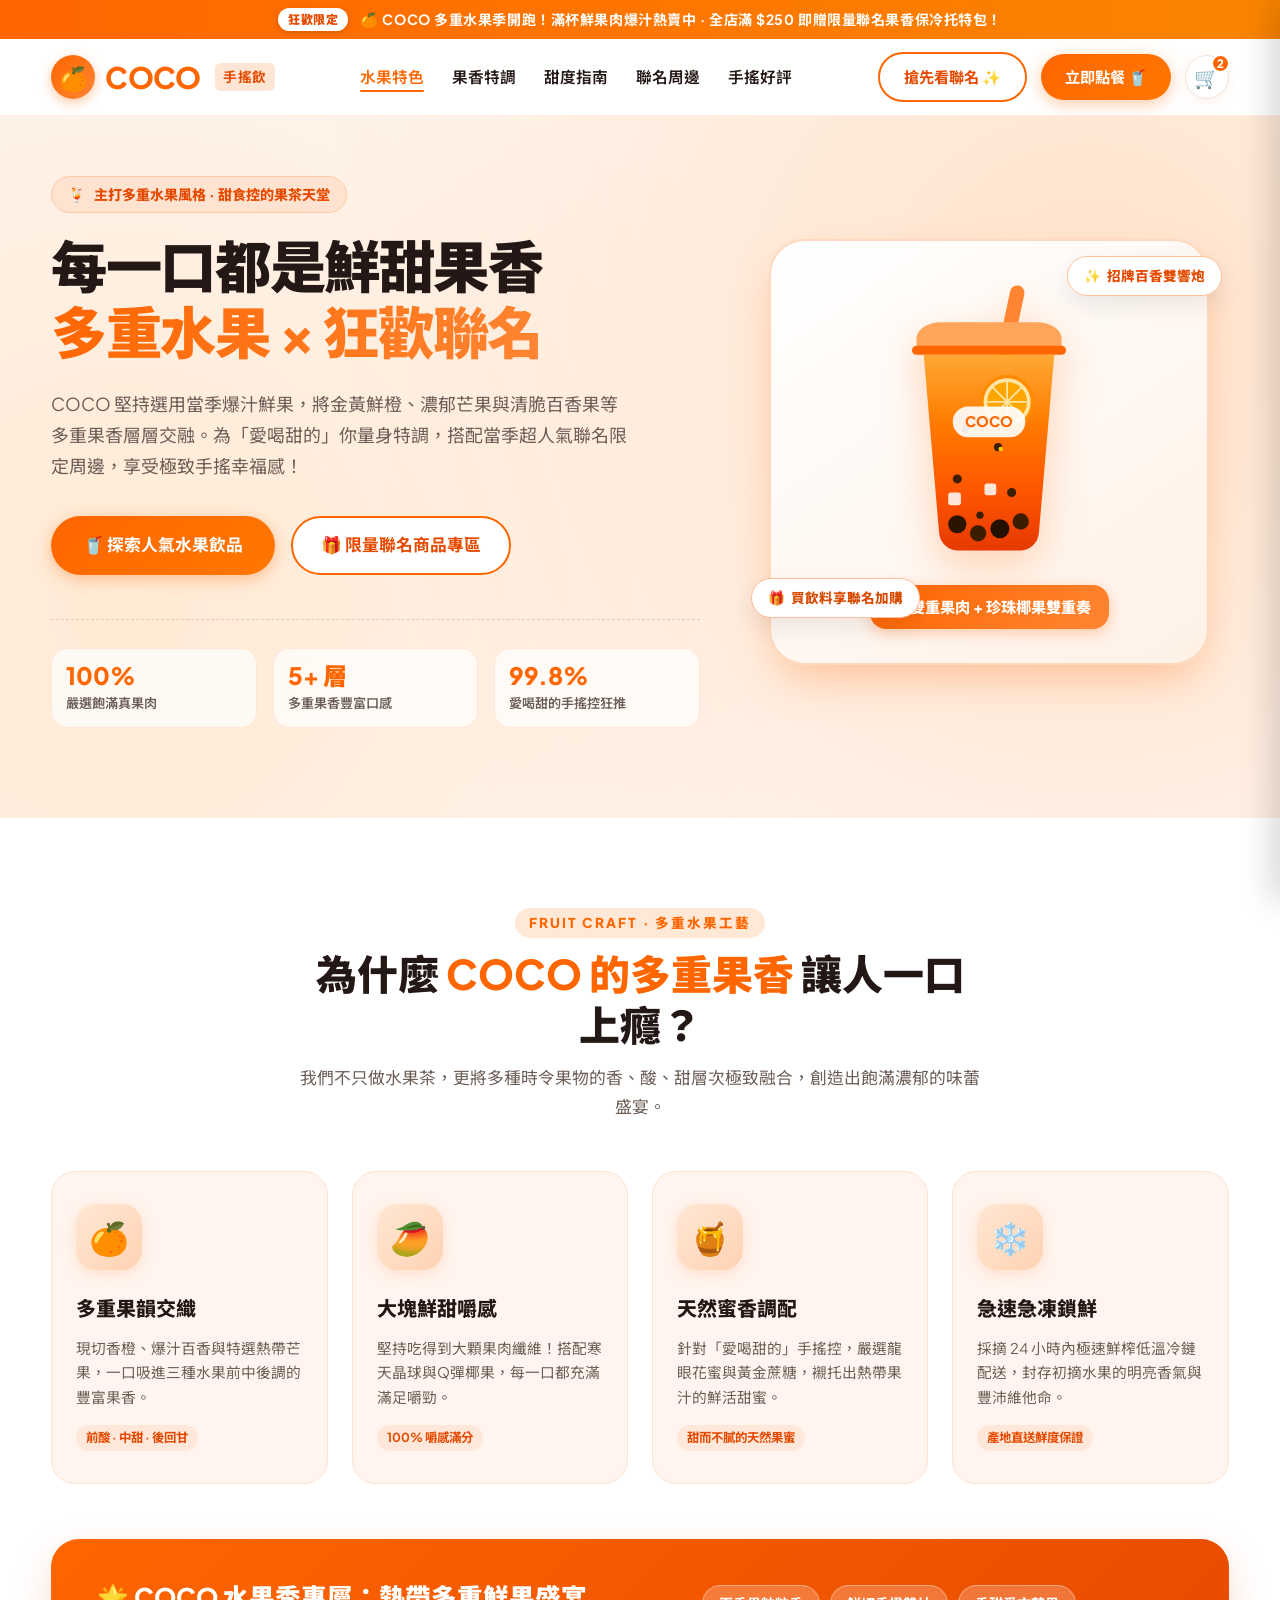
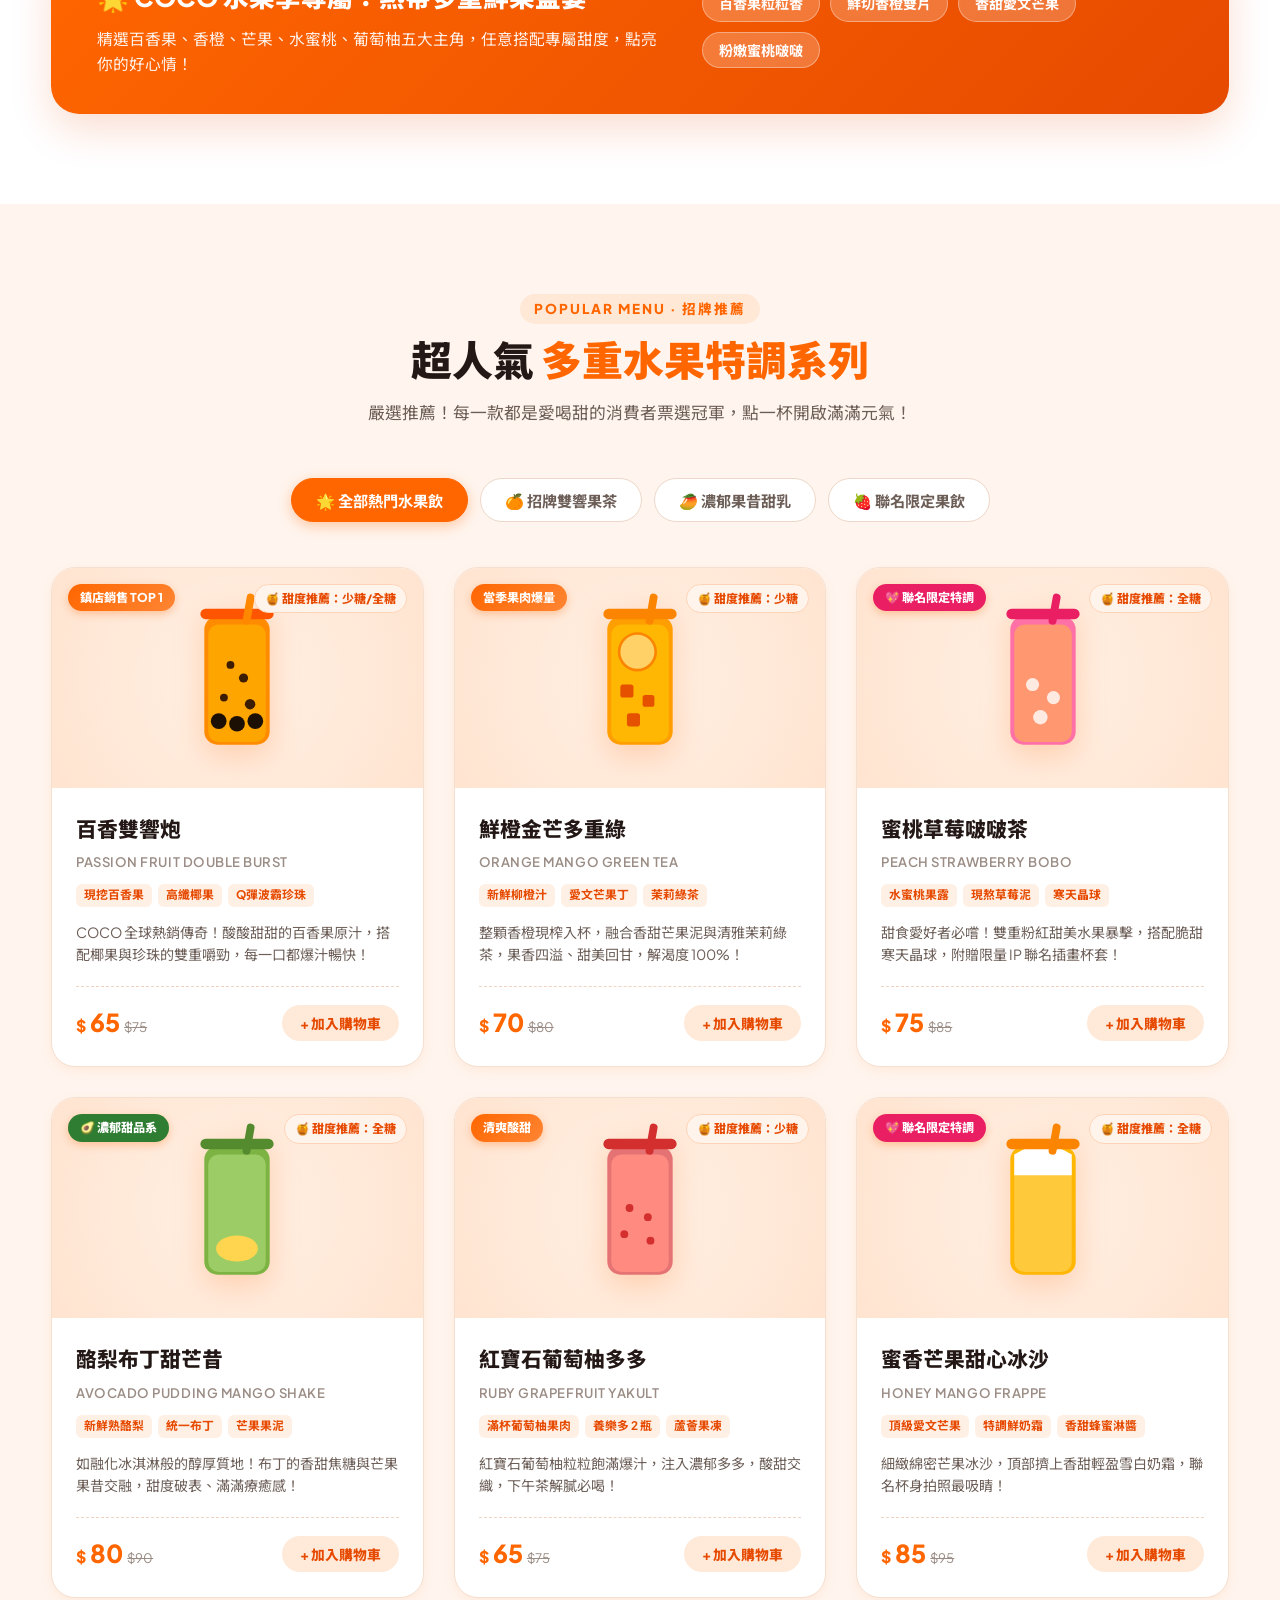
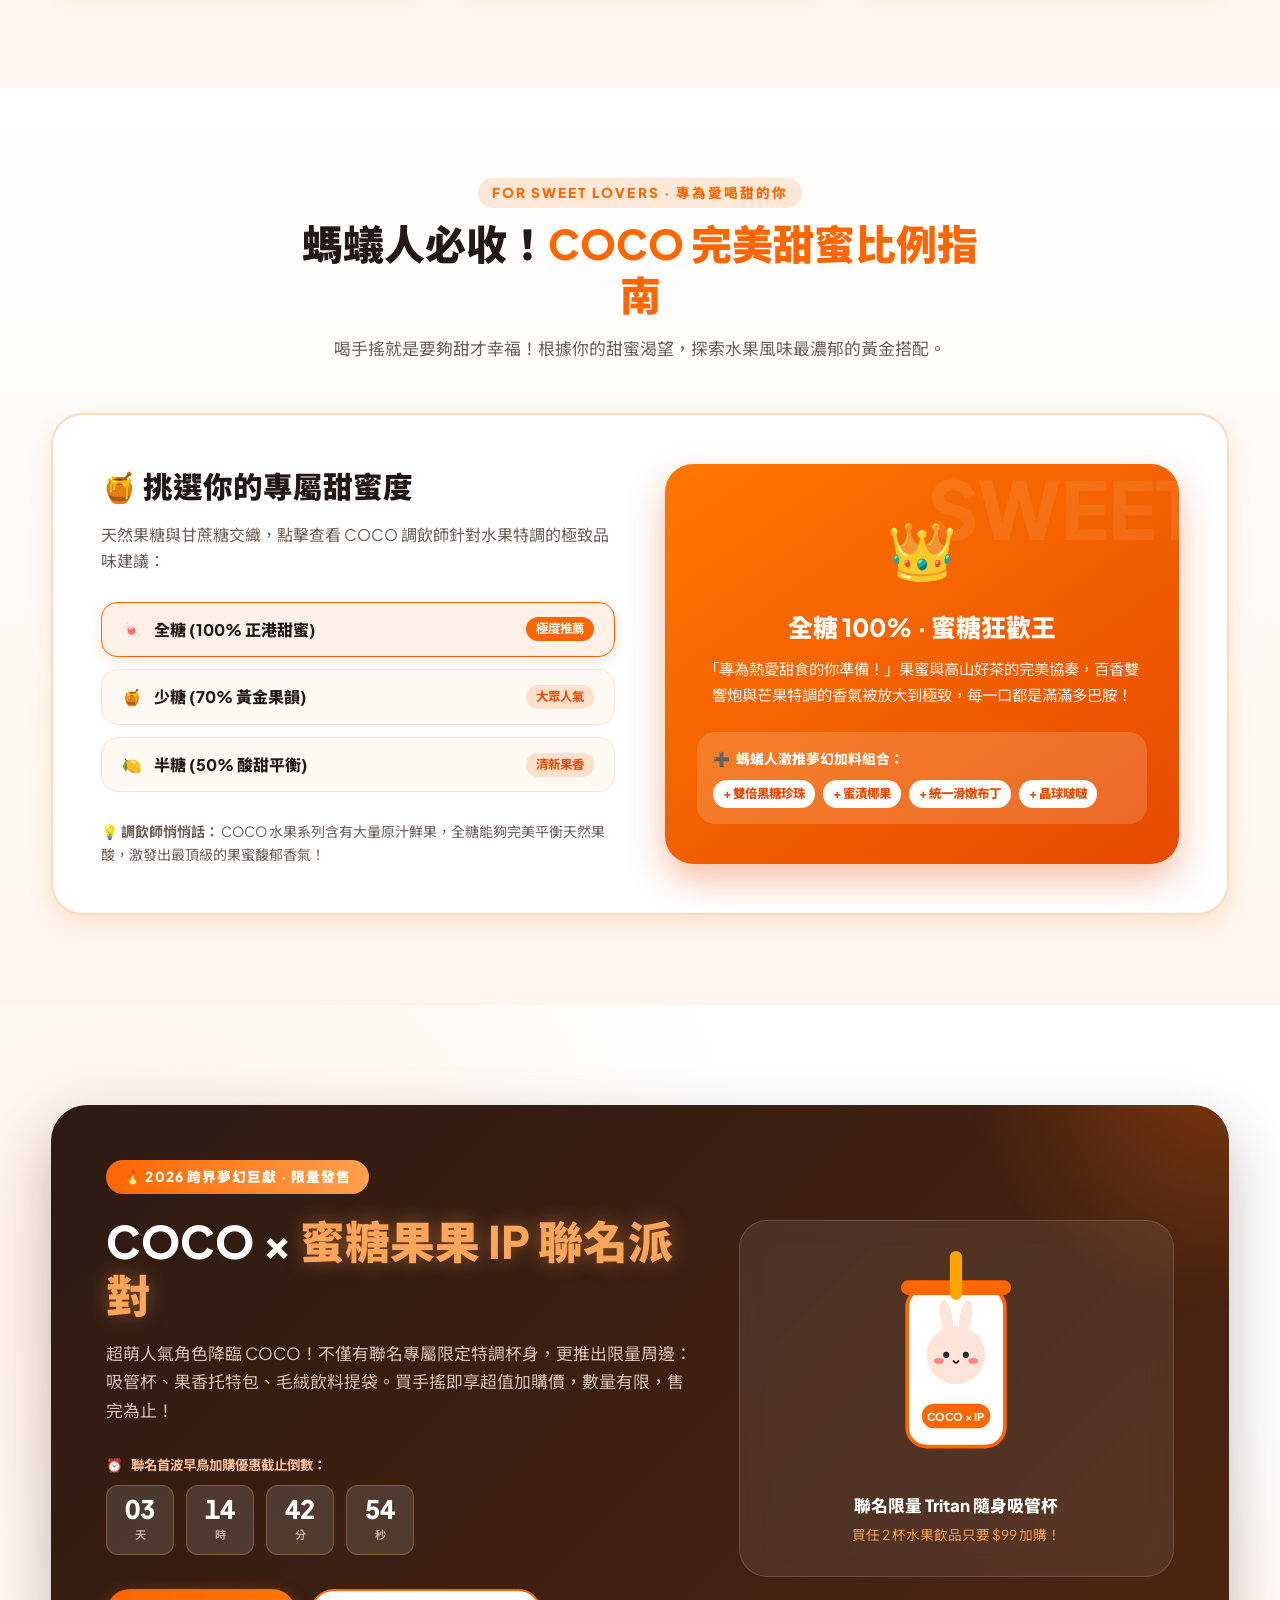
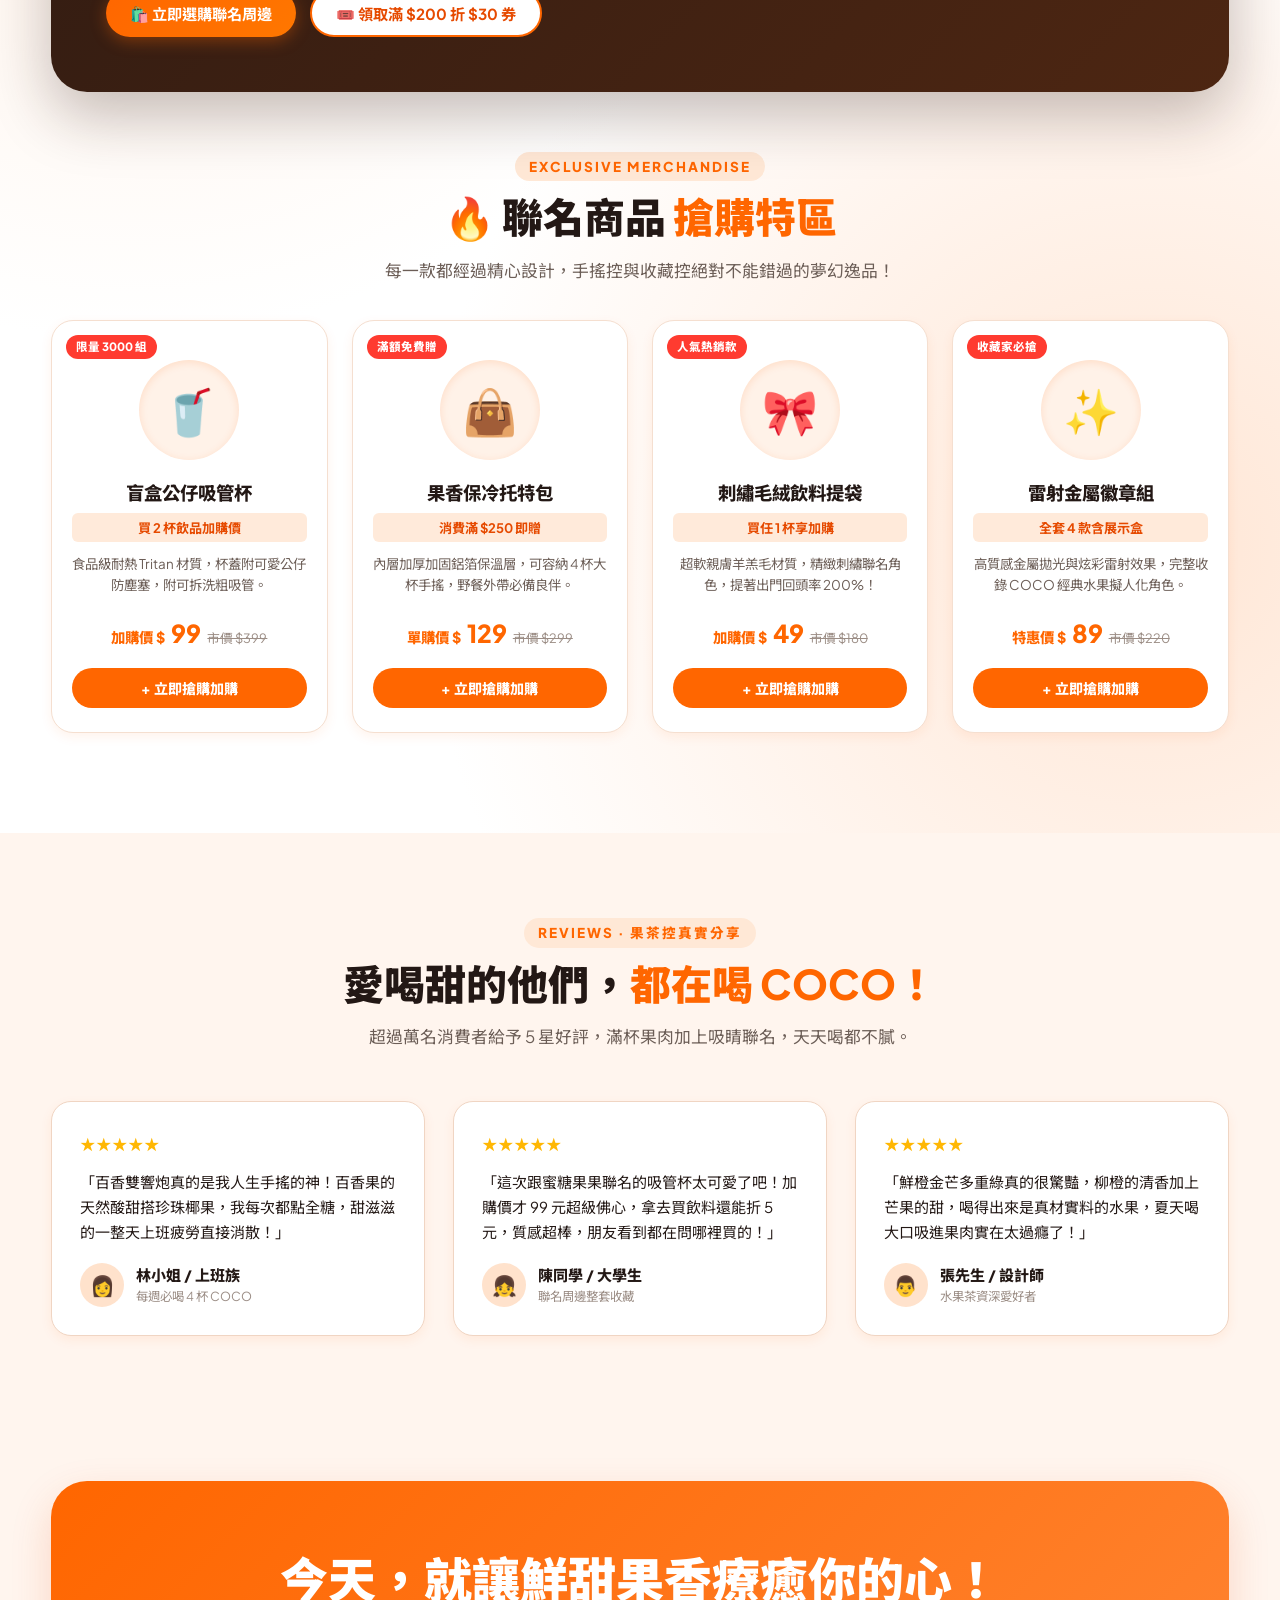
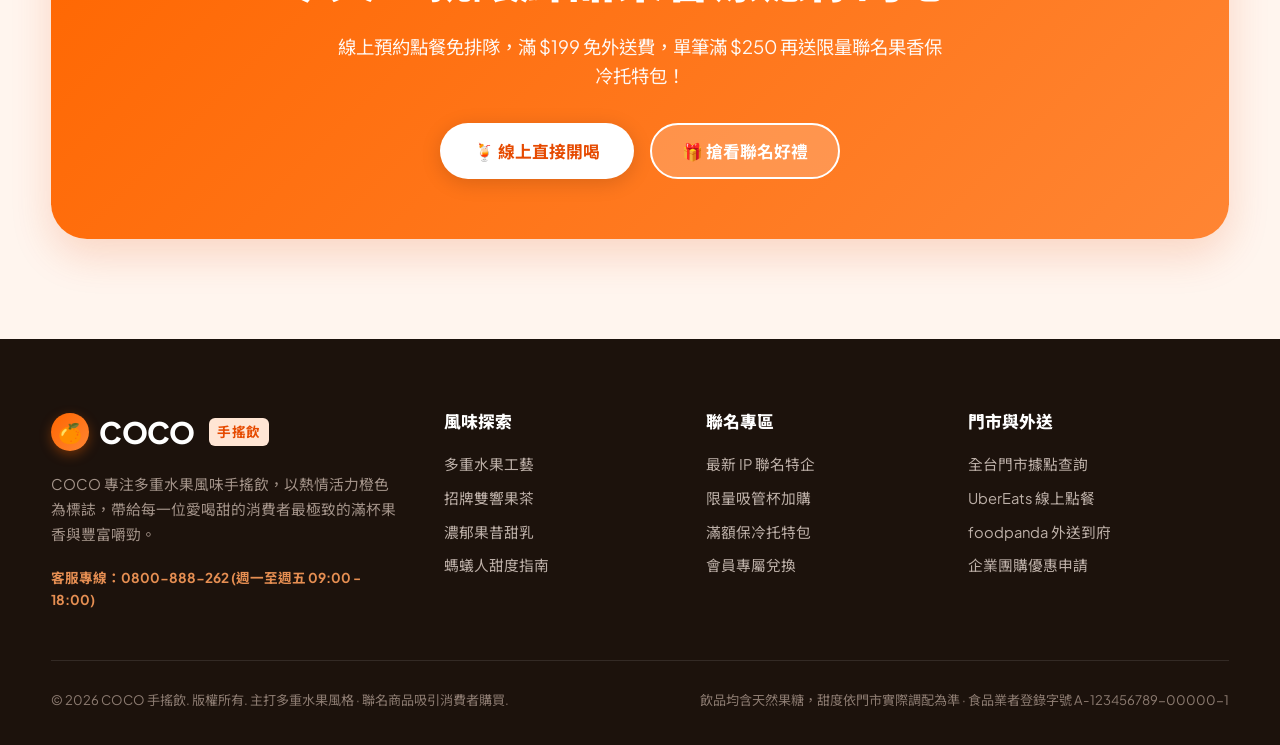
<file: onepage/index.html>
<!DOCTYPE html>
<html lang="zh-Hant">
<head>
  <meta charset="UTF-8">
  <meta name="viewport" content="width=device-width, initial-scale=1.0">
  <meta name="description" content="COCO手搖飲官方品牌網站 - 主打多重水果風格飲品，專為愛喝甜的你調配的果香手搖！超人氣限定IP聯名商品熱烈開賣中，滿杯真果粒，口口酸甜爆汁！">
  <title>COCO 手搖飲｜多重鮮果風格 · 甜蜜聯名大賞</title>
  
  <!-- Google Fonts -->
  <link rel="preconnect" href="https://fonts.googleapis.com">
  <link rel="preconnect" href="https://fonts.gstatic.com" crossorigin>
  <link href="https://fonts.googleapis.com/css2?family=Noto+Sans+TC:wght@400;500;600;700;900&family=Plus+Jakarta+Sans:wght@600;700;800&display=swap" rel="stylesheet">

  <style>
    /* ==========================================================
       CSS 變數系統 - 以橙色 (Orange) 為核心品牌識別色彩
       ========================================================== */
    :root {
      --coco-orange-primary: #FF6600;     /* COCO 經典鮮橙主色 */
      --coco-orange-dark: #E64A00;        /* 焦糖深橙 */
      --coco-orange-light: #FF8533;       /* 亮橙果色 */
      --coco-orange-glow: #FFA04D;        /* 柔光橙 */
      --coco-orange-bg: #FFF5EE;          /* 蜜柑粉白底色 */
      --coco-peach: #FF7E67;              /* 水蜜桃果粉 */
      --coco-yellow: #FFB703;             /* 芒果金黃 */
      --coco-amber: #FB8500;              /* 暖琥珀色 */
      
      --text-main: #231815;               /* 主文字深褐黑 */
      --text-muted: #6C5E57;              /* 次要文字 */
      --text-light: #9B8D85;              /* 淺灰文字 */
      --bg-white: #FFFFFF;
      --bg-card: #FFFFFF;
      --border-soft: #F2E3DA;             /* 柔和暖色外框 */
      
      --radius-sm: 8px;
      --radius-md: 16px;
      --radius-lg: 24px;
      --radius-pill: 9999px;
      
      --shadow-sm: 0 4px 12px rgba(255, 102, 0, 0.08);
      --shadow-md: 0 8px 24px rgba(255, 102, 0, 0.14);
      --shadow-lg: 0 16px 40px rgba(230, 74, 0, 0.18);
      --shadow-float: 0 20px 45px -10px rgba(255, 102, 0, 0.35);

      --transition-fast: 0.2s cubic-bezier(0.16, 1, 0.3, 1);
      --transition-normal: 0.35s cubic-bezier(0.16, 1, 0.3, 1);
    }

    * {
      box-sizing: border-box;
      margin: 0;
      padding: 0;
    }

    html {
      scroll-behavior: smooth;
      font-size: 16px;
    }

    body {
      font-family: 'Plus Jakarta Sans', 'Noto Sans TC', sans-serif;
      color: var(--text-main);
      background-color: var(--coco-orange-bg);
      line-height: 1.6;
      -webkit-font-smoothing: antialiased;
      overflow-x: hidden;
    }

    a {
      text-decoration: none;
      color: inherit;
    }

    button {
      font-family: inherit;
      cursor: pointer;
      border: none;
      background: none;
    }

    img {
      max-width: 100%;
      height: auto;
      display: block;
    }

    .container {
      width: min(1200px, 92%);
      margin-inline: auto;
    }

    /* 頂部通知條 */
    .promo-topbar {
      background: linear-gradient(90deg, #FF6600, #FB8500, #FF6600);
      background-size: 200% auto;
      animation: gradientShift 6s ease infinite;
      color: #fff;
      font-size: 0.88rem;
      font-weight: 700;
      text-align: center;
      padding: 8px 16px;
      letter-spacing: 0.04em;
      display: flex;
      justify-content: center;
      align-items: center;
      gap: 12px;
    }
    .promo-topbar .badge-glow {
      background: #FFF;
      color: var(--coco-orange-dark);
      padding: 2px 10px;
      border-radius: var(--radius-pill);
      font-size: 0.75rem;
      font-weight: 900;
      box-shadow: 0 2px 6px rgba(0,0,0,0.15);
    }

    @keyframes gradientShift {
      0% { background-position: 0% 50%; }
      50% { background-position: 100% 50%; }
      100% { background-position: 0% 50%; }
    }

    /* 導覽列 */
    .site-header {
      position: sticky;
      top: 0;
      z-index: 100;
      background: rgba(255, 255, 255, 0.95);
      backdrop-filter: blur(14px);
      -webkit-backdrop-filter: blur(14px);
      border-bottom: 1px solid rgba(255, 102, 0, 0.12);
      transition: var(--transition-normal);
    }
    .nav-container {
      display: flex;
      justify-content: space-between;
      align-items: center;
      height: 76px;
    }
    .brand-logo {
      display: flex;
      align-items: center;
      gap: 10px;
      font-weight: 900;
      font-size: 1.85rem;
      color: var(--coco-orange-primary);
      letter-spacing: -0.02em;
    }
    .brand-logo .logo-circle {
      width: 44px;
      height: 44px;
      background: linear-gradient(135deg, var(--coco-orange-primary), #FF8533);
      color: #fff;
      border-radius: 50%;
      display: flex;
      align-items: center;
      justify-content: center;
      font-size: 1.45rem;
      box-shadow: 0 4px 12px rgba(255, 102, 0, 0.35);
    }
    .brand-logo .subtext {
      font-size: 0.85rem;
      font-weight: 700;
      background: #FFE5D4;
      color: var(--coco-orange-dark);
      padding: 3px 8px;
      border-radius: 6px;
      letter-spacing: 0.05em;
      margin-left: 4px;
    }

    .nav-links {
      display: flex;
      align-items: center;
      gap: 28px;
      list-style: none;
    }
    .nav-links a {
      font-size: 0.98rem;
      font-weight: 600;
      color: var(--text-main);
      transition: var(--transition-fast);
      position: relative;
      padding: 6px 0;
    }
    .nav-links a:hover,
    .nav-links a.active {
      color: var(--coco-orange-primary);
    }
    .nav-links a::after {
      content: '';
      position: absolute;
      bottom: 0;
      left: 50%;
      width: 0%;
      height: 2.5px;
      background: var(--coco-orange-primary);
      transition: var(--transition-fast);
      border-radius: 2px;
      transform: translateX(-50%);
    }
    .nav-links a:hover::after,
    .nav-links a.active::after {
      width: 100%;
    }

    .nav-actions {
      display: flex;
      align-items: center;
      gap: 14px;
    }
    .btn {
      display: inline-flex;
      align-items: center;
      justify-content: center;
      gap: 8px;
      padding: 11px 24px;
      border-radius: var(--radius-pill);
      font-size: 0.95rem;
      font-weight: 700;
      transition: var(--transition-normal);
      cursor: pointer;
    }
    .btn-primary {
      background: linear-gradient(135deg, var(--coco-orange-primary), #FF7700);
      color: #fff;
      box-shadow: 0 4px 16px rgba(255, 102, 0, 0.35);
    }
    .btn-primary:hover {
      background: linear-gradient(135deg, var(--coco-orange-dark), var(--coco-orange-primary));
      transform: translateY(-2px);
      box-shadow: 0 8px 22px rgba(255, 102, 0, 0.45);
    }
    .btn-collab {
      background: #FFF;
      color: var(--coco-orange-dark);
      border: 2px solid var(--coco-orange-primary);
    }
    .btn-collab:hover {
      background: #FFEAD9;
      transform: translateY(-2px);
    }

    .cart-trigger {
      position: relative;
      background: #FFF;
      border: 1px solid var(--border-soft);
      width: 44px;
      height: 44px;
      border-radius: 50%;
      display: flex;
      align-items: center;
      justify-content: center;
      font-size: 1.25rem;
      cursor: pointer;
      box-shadow: var(--shadow-sm);
      transition: var(--transition-fast);
    }
    .cart-trigger:hover {
      border-color: var(--coco-orange-primary);
      transform: scale(1.05);
    }
    .cart-badge {
      position: absolute;
      top: -2px;
      right: -2px;
      background: var(--coco-orange-primary);
      color: #FFF;
      font-size: 0.72rem;
      font-weight: 800;
      width: 19px;
      height: 19px;
      border-radius: 50%;
      display: flex;
      align-items: center;
      justify-content: center;
      border: 2px solid #FFF;
    }

    /* Hero 巨幕區塊 */
    .hero-section {
      position: relative;
      padding: 60px 0 90px;
      background: radial-gradient(circle at 85% 30%, #FFE3CC 0%, rgba(255, 245, 238, 0) 65%),
                  radial-gradient(circle at 10% 70%, #FFEAD4 0%, rgba(255, 245, 238, 0) 55%),
                  var(--coco-orange-bg);
      overflow: hidden;
    }
    .hero-layout {
      display: grid;
      grid-template-columns: 1.15fr 0.85fr;
      align-items: center;
      gap: 50px;
    }
    .hero-content {
      position: relative;
      z-index: 2;
    }
    .hero-tag {
      display: inline-flex;
      align-items: center;
      gap: 8px;
      padding: 6px 16px;
      background: #FFE3D1;
      border: 1px solid #FFC9A3;
      border-radius: var(--radius-pill);
      color: var(--coco-orange-dark);
      font-size: 0.88rem;
      font-weight: 800;
      margin-bottom: 20px;
    }
    .hero-tag span {
      animation: pulse 1.8s infinite;
    }
    @keyframes pulse {
      0%, 100% { transform: scale(1); }
      50% { transform: scale(1.2); }
    }
    .hero-title {
      font-size: clamp(2.3rem, 4.4vw, 3.8rem);
      font-weight: 900;
      line-height: 1.18;
      color: var(--text-main);
      margin-bottom: 22px;
      letter-spacing: -0.025em;
    }
    .hero-title .highlight {
      background: linear-gradient(120deg, var(--coco-orange-primary), #FF8533);
      -webkit-background-clip: text;
      -webkit-text-fill-color: transparent;
      display: inline-block;
    }
    .hero-desc {
      font-size: 1.12rem;
      color: var(--text-muted);
      line-height: 1.75;
      margin-bottom: 34px;
      max-width: 580px;
    }
    .hero-buttons {
      display: flex;
      flex-wrap: wrap;
      gap: 16px;
      margin-bottom: 44px;
    }
    .hero-highlights {
      display: grid;
      grid-template-columns: repeat(3, 1fr);
      gap: 16px;
      padding-top: 28px;
      border-top: 1px dashed #E6C8B5;
    }
    .highlight-card {
      background: rgba(255, 255, 255, 0.7);
      padding: 12px 14px;
      border-radius: var(--radius-md);
      border: 1px solid rgba(255, 102, 0, 0.12);
    }
    .highlight-card .stat {
      font-size: 1.5rem;
      font-weight: 900;
      color: var(--coco-orange-primary);
      display: block;
      line-height: 1.2;
    }
    .highlight-card .label {
      font-size: 0.82rem;
      font-weight: 600;
      color: var(--text-muted);
    }

    /* Hero 右側互動式杯裝水果視覺 */
    .hero-visual {
      position: relative;
      display: flex;
      justify-content: center;
      align-items: center;
    }
    .cup-card-main {
      width: 100%;
      max-width: 440px;
      background: linear-gradient(145deg, #FFFFFF, #FFF1E6);
      border: 2px solid #FFD9BD;
      border-radius: 36px;
      padding: 34px 28px;
      box-shadow: var(--shadow-float);
      position: relative;
      text-align: center;
    }
    .cup-illustration {
      width: 220px;
      height: 290px;
      margin: 0 auto 20px;
      position: relative;
      display: flex;
      align-items: center;
      justify-content: center;
    }
    .drink-art {
      width: 100%;
      height: 100%;
      filter: drop-shadow(0 14px 20px rgba(255, 102, 0, 0.25));
      animation: floatCup 4s ease-in-out infinite alternate;
    }
    @keyframes floatCup {
      0% { transform: translateY(0px) rotate(-1deg); }
      100% { transform: translateY(-12px) rotate(1.5deg); }
    }
    .floating-pill {
      position: absolute;
      background: #FFFFFF;
      padding: 8px 16px;
      border-radius: var(--radius-pill);
      font-size: 0.85rem;
      font-weight: 800;
      box-shadow: 0 10px 24px rgba(0, 0, 0, 0.08);
      display: flex;
      align-items: center;
      gap: 6px;
      z-index: 5;
    }
    .pill-1 {
      top: 15px;
      right: -15px;
      color: var(--coco-orange-dark);
      border: 1.5px solid #FFC299;
      animation: floatPill1 3.5s ease-in-out infinite alternate;
    }
    .pill-2 {
      bottom: 45px;
      left: -20px;
      color: #D84A00;
      border: 1.5px solid #FFBD99;
      animation: floatPill2 4s ease-in-out infinite alternate;
    }
    @keyframes floatPill1 {
      0% { transform: translateY(0); }
      100% { transform: translateY(-8px); }
    }
    @keyframes floatPill2 {
      0% { transform: translateY(0); }
      100% { transform: translateY(8px); }
    }
    .cup-info-badge {
      background: linear-gradient(135deg, var(--coco-orange-primary), #FF8533);
      color: #fff;
      padding: 10px 18px;
      border-radius: var(--radius-md);
      display: inline-block;
      font-weight: 800;
      font-size: 0.95rem;
      box-shadow: 0 4px 14px rgba(255, 102, 0, 0.3);
    }

    /* 區塊標題公用樣式 */
    .section-header {
      text-align: center;
      max-width: 680px;
      margin: 0 auto 50px;
    }
    .section-eyebrow {
      display: inline-flex;
      align-items: center;
      gap: 8px;
      color: var(--coco-orange-primary);
      font-size: 0.85rem;
      font-weight: 800;
      text-transform: uppercase;
      letter-spacing: 0.15em;
      margin-bottom: 10px;
      background: #FFE8D6;
      padding: 4px 14px;
      border-radius: var(--radius-pill);
    }
    .section-title {
      font-size: clamp(1.9rem, 3.2vw, 2.6rem);
      font-weight: 900;
      color: var(--text-main);
      margin-bottom: 14px;
      line-height: 1.25;
    }
    .section-title span {
      color: var(--coco-orange-primary);
    }
    .section-sub {
      color: var(--text-muted);
      font-size: 1.05rem;
      line-height: 1.7;
    }

    /* 品牌風格區塊 (主打多重水果風格) */
    .brand-style-section {
      padding: 90px 0;
      background: #FFFFFF;
      position: relative;
    }
    .fruit-features-grid {
      display: grid;
      grid-template-columns: repeat(4, 1fr);
      gap: 24px;
    }
    .feature-card {
      background: var(--coco-orange-bg);
      border-radius: var(--radius-lg);
      padding: 32px 24px;
      border: 1px solid #FFE3D1;
      transition: var(--transition-normal);
      position: relative;
      overflow: hidden;
    }
    .feature-card:hover {
      transform: translateY(-8px);
      box-shadow: var(--shadow-md);
      border-color: var(--coco-orange-primary);
      background: #FFF;
    }
    .feature-icon-wrapper {
      width: 66px;
      height: 66px;
      border-radius: 20px;
      background: linear-gradient(135deg, #FFE7D4, #FFD2B3);
      display: flex;
      align-items: center;
      justify-content: center;
      font-size: 2rem;
      margin-bottom: 22px;
      box-shadow: 0 4px 14px rgba(255, 102, 0, 0.15);
      transition: var(--transition-fast);
    }
    .feature-card:hover .feature-icon-wrapper {
      background: linear-gradient(135deg, var(--coco-orange-primary), #FF8533);
      color: #fff;
      transform: rotate(5deg) scale(1.08);
    }
    .feature-card h3 {
      font-size: 1.25rem;
      font-weight: 800;
      margin-bottom: 12px;
      color: var(--text-main);
    }
    .feature-card p {
      font-size: 0.92rem;
      color: var(--text-muted);
      line-height: 1.65;
    }
    .feature-tag {
      display: inline-block;
      margin-top: 16px;
      font-size: 0.78rem;
      font-weight: 700;
      color: var(--coco-orange-dark);
      background: #FFE8DA;
      padding: 3px 10px;
      border-radius: var(--radius-pill);
    }

    /* 多重水果風味輪 (Flavor Wheel Banner) */
    .fruit-banner {
      margin-top: 55px;
      background: linear-gradient(135deg, #FF6600, #E64A00);
      border-radius: 28px;
      padding: 38px 46px;
      color: #fff;
      display: flex;
      align-items: center;
      justify-content: space-between;
      gap: 30px;
      box-shadow: var(--shadow-lg);
    }
    .fruit-banner-text h4 {
      font-size: 1.6rem;
      font-weight: 900;
      margin-bottom: 8px;
    }
    .fruit-banner-text p {
      font-size: 0.98rem;
      opacity: 0.92;
      max-width: 600px;
    }
    .fruit-tags-row {
      display: flex;
      flex-wrap: wrap;
      gap: 10px;
    }
    .fruit-pill-item {
      background: rgba(255, 255, 255, 0.22);
      backdrop-filter: blur(8px);
      padding: 6px 16px;
      border-radius: var(--radius-pill);
      font-size: 0.88rem;
      font-weight: 700;
      border: 1px solid rgba(255, 255, 255, 0.35);
    }

    /* 產品菜單區塊 (多重水果風格飲品) */
    .menu-section {
      padding: 90px 0;
      background: var(--coco-orange-bg);
    }
    .menu-tabs {
      display: flex;
      justify-content: center;
      flex-wrap: wrap;
      gap: 12px;
      margin-bottom: 45px;
    }
    .tab-btn {
      padding: 10px 24px;
      border-radius: var(--radius-pill);
      font-size: 0.95rem;
      font-weight: 700;
      background: #FFFFFF;
      color: var(--text-muted);
      border: 1.5px solid #EED7C8;
      transition: var(--transition-fast);
      display: flex;
      align-items: center;
      gap: 8px;
    }
    .tab-btn:hover {
      border-color: var(--coco-orange-primary);
      color: var(--coco-orange-primary);
    }
    .tab-btn.active {
      background: var(--coco-orange-primary);
      color: #FFFFFF;
      border-color: var(--coco-orange-primary);
      box-shadow: 0 4px 14px rgba(255, 102, 0, 0.32);
    }

    .drink-grid {
      display: grid;
      grid-template-columns: repeat(3, 1fr);
      gap: 30px;
    }
    .drink-card {
      background: #FFFFFF;
      border-radius: var(--radius-lg);
      border: 1.5px solid #F5DFD0;
      overflow: hidden;
      display: flex;
      flex-direction: column;
      box-shadow: var(--shadow-sm);
      transition: var(--transition-normal);
      position: relative;
    }
    .drink-card:hover {
      transform: translateY(-8px);
      box-shadow: var(--shadow-md);
      border-color: var(--coco-orange-primary);
    }
    .card-badge {
      position: absolute;
      top: 16px;
      left: 16px;
      background: linear-gradient(135deg, var(--coco-orange-primary), #FF8533);
      color: #fff;
      font-size: 0.76rem;
      font-weight: 800;
      padding: 4px 12px;
      border-radius: var(--radius-pill);
      z-index: 3;
      box-shadow: 0 3px 8px rgba(255, 102, 0, 0.3);
    }
    .card-sweetness {
      position: absolute;
      top: 16px;
      right: 16px;
      background: #FFF4EC;
      color: var(--coco-orange-dark);
      font-size: 0.75rem;
      font-weight: 800;
      padding: 4px 10px;
      border-radius: var(--radius-pill);
      border: 1px solid #FFD3B5;
      z-index: 3;
    }
    .drink-image-box {
      height: 220px;
      background: radial-gradient(circle, #FFF0E4 0%, #FFE4D0 100%);
      display: flex;
      align-items: center;
      justify-content: center;
      position: relative;
      overflow: hidden;
    }
    .drink-visual-svg {
      width: 140px;
      height: 170px;
      filter: drop-shadow(0 10px 15px rgba(255, 102, 0, 0.22));
      transition: transform 0.4s ease;
    }
    .drink-card:hover .drink-visual-svg {
      transform: scale(1.08) rotate(2deg);
    }

    .drink-body {
      padding: 24px;
      display: flex;
      flex-direction: column;
      flex-grow: 1;
    }
    .drink-title {
      font-size: 1.3rem;
      font-weight: 800;
      color: var(--text-main);
      margin-bottom: 6px;
    }
    .drink-en {
      font-size: 0.82rem;
      font-weight: 600;
      color: var(--text-light);
      margin-bottom: 12px;
      text-transform: uppercase;
      letter-spacing: 0.04em;
    }
    .drink-ingredients {
      display: flex;
      flex-wrap: wrap;
      gap: 6px;
      margin-bottom: 14px;
    }
    .ingredient-tag {
      font-size: 0.74rem;
      background: #FFF0E5;
      color: var(--coco-orange-dark);
      padding: 2px 8px;
      border-radius: 6px;
      font-weight: 700;
    }
    .drink-desc {
      font-size: 0.88rem;
      color: var(--text-muted);
      line-height: 1.6;
      margin-bottom: 20px;
      flex-grow: 1;
    }
    .drink-footer {
      display: flex;
      align-items: center;
      justify-content: space-between;
      padding-top: 16px;
      border-top: 1px dashed #F0D4C2;
    }
    .price-box {
      display: flex;
      align-items: baseline;
      gap: 4px;
    }
    .price-symbol {
      color: var(--coco-orange-primary);
      font-size: 1rem;
      font-weight: 800;
    }
    .price-num {
      color: var(--coco-orange-primary);
      font-size: 1.55rem;
      font-weight: 900;
    }
    .price-origin {
      color: var(--text-light);
      font-size: 0.82rem;
      text-decoration: line-through;
    }
    .btn-add-drink {
      background: #FFEAD9;
      color: var(--coco-orange-dark);
      padding: 8px 18px;
      border-radius: var(--radius-pill);
      font-size: 0.86rem;
      font-weight: 800;
      transition: var(--transition-fast);
      display: inline-flex;
      align-items: center;
      gap: 6px;
    }
    .btn-add-drink:hover {
      background: var(--coco-orange-primary);
      color: #FFF;
      box-shadow: 0 4px 12px rgba(255, 102, 0, 0.35);
    }

    /* 甜蜜專屬區塊 (目標受眾：愛喝甜的) */
    .sweet-paradise-section {
      padding: 90px 0;
      background: linear-gradient(180deg, #FFFFFF 0%, #FFF5ED 100%);
      position: relative;
    }
    .sweet-interactive-box {
      background: #FFFFFF;
      border-radius: 32px;
      border: 2px solid #FFD9C0;
      box-shadow: var(--shadow-md);
      padding: 48px;
      display: grid;
      grid-template-columns: 1fr 1fr;
      gap: 50px;
      align-items: center;
    }
    .sugar-guide h3 {
      font-size: 1.85rem;
      font-weight: 900;
      margin-bottom: 12px;
      color: var(--text-main);
    }
    .sugar-guide p {
      color: var(--text-muted);
      margin-bottom: 28px;
      font-size: 1rem;
    }
    .sugar-levels-selector {
      display: flex;
      flex-direction: column;
      gap: 12px;
      margin-bottom: 28px;
    }
    .sugar-option {
      display: flex;
      align-items: center;
      justify-content: space-between;
      padding: 14px 20px;
      border-radius: var(--radius-md);
      background: #FFF9F4;
      border: 1.5px solid #FFE4D1;
      cursor: pointer;
      transition: var(--transition-fast);
    }
    .sugar-option:hover {
      border-color: var(--coco-orange-primary);
    }
    .sugar-option.active {
      background: #FFF1E5;
      border-color: var(--coco-orange-primary);
      box-shadow: 0 4px 14px rgba(255, 102, 0, 0.15);
    }
    .sugar-option-title {
      display: flex;
      align-items: center;
      gap: 12px;
      font-weight: 800;
      font-size: 1rem;
      color: var(--text-main);
    }
    .sugar-option-badge {
      font-size: 0.78rem;
      padding: 2px 10px;
      border-radius: var(--radius-pill);
      font-weight: 700;
    }
    .badge-sweet-lover {
      background: #FF6600;
      color: #fff;
    }
    .badge-sweet-normal {
      background: #FFE0CC;
      color: var(--coco-orange-dark);
    }

    .sweet-display-card {
      background: linear-gradient(145deg, #FF7700, #E64A00);
      color: #fff;
      border-radius: 28px;
      padding: 40px 32px;
      text-align: center;
      position: relative;
      overflow: hidden;
      box-shadow: 0 16px 36px rgba(230, 74, 0, 0.35);
    }
    .sweet-display-card::before {
      content: 'SWEET';
      position: absolute;
      top: -20px;
      right: -20px;
      font-size: 5rem;
      font-weight: 900;
      color: rgba(255, 255, 255, 0.08);
      pointer-events: none;
    }
    .sweet-meter-icon {
      font-size: 3.5rem;
      margin-bottom: 14px;
      animation: bounce 2s infinite;
    }
    @keyframes bounce {
      0%, 100% { transform: translateY(0); }
      50% { transform: translateY(-8px); }
    }
    .sweet-recommend-title {
      font-size: 1.55rem;
      font-weight: 900;
      margin-bottom: 8px;
    }
    .sweet-recommend-desc {
      font-size: 0.96rem;
      line-height: 1.7;
      opacity: 0.95;
      margin-bottom: 24px;
    }
    .toppings-wrapper {
      background: rgba(255, 255, 255, 0.16);
      border-radius: 18px;
      padding: 16px;
      text-align: left;
    }
    .toppings-title {
      font-size: 0.86rem;
      font-weight: 800;
      margin-bottom: 10px;
      display: flex;
      align-items: center;
      gap: 6px;
    }
    .toppings-chips {
      display: flex;
      flex-wrap: wrap;
      gap: 8px;
    }
    .chip {
      background: #FFF;
      color: var(--coco-orange-dark);
      font-size: 0.78rem;
      font-weight: 800;
      padding: 4px 10px;
      border-radius: var(--radius-pill);
    }

    /* 聯名商品專區 (功能：聯名商品吸引消費者購買) */
    .collab-section {
      padding: 100px 0;
      background: radial-gradient(circle at 10% 20%, #FFF0E4 0%, transparent 40%),
                  radial-gradient(circle at 90% 80%, #FFE6D5 0%, transparent 45%),
                  #FFFFFF;
      position: relative;
    }
    .collab-hero-card {
      background: linear-gradient(135deg, #2D1A12 0%, #4D2612 100%);
      color: #fff;
      border-radius: 36px;
      padding: 55px;
      display: grid;
      grid-template-columns: 1.15fr 0.85fr;
      gap: 45px;
      align-items: center;
      position: relative;
      overflow: hidden;
      box-shadow: 0 24px 60px rgba(45, 26, 18, 0.28);
      margin-bottom: 60px;
    }
    .collab-hero-card::after {
      content: '';
      position: absolute;
      top: -50%;
      right: -20%;
      width: 500px;
      height: 500px;
      background: radial-gradient(circle, rgba(255, 102, 0, 0.3) 0%, transparent 70%);
      pointer-events: none;
    }
    .collab-glow-badge {
      display: inline-flex;
      align-items: center;
      gap: 8px;
      background: linear-gradient(90deg, #FF6600, #FFA04D);
      padding: 6px 18px;
      border-radius: var(--radius-pill);
      font-size: 0.86rem;
      font-weight: 900;
      letter-spacing: 0.08em;
      margin-bottom: 20px;
      text-transform: uppercase;
    }
    .collab-hero-title {
      font-size: clamp(2rem, 3.5vw, 3rem);
      font-weight: 900;
      line-height: 1.2;
      margin-bottom: 18px;
    }
    .collab-hero-title .glow-text {
      color: #FFA559;
      text-shadow: 0 0 20px rgba(255, 165, 89, 0.4);
    }
    .collab-hero-desc {
      font-size: 1.05rem;
      color: #D6C2B4;
      line-height: 1.7;
      margin-bottom: 28px;
    }

    /* 倒數計時器 */
    .countdown-box {
      margin-bottom: 34px;
    }
    .countdown-label {
      font-size: 0.84rem;
      font-weight: 700;
      color: #FFC099;
      margin-bottom: 10px;
      display: flex;
      align-items: center;
      gap: 8px;
    }
    .timer-digits {
      display: flex;
      gap: 12px;
    }
    .time-slot {
      background: rgba(255, 255, 255, 0.12);
      border: 1px solid rgba(255, 165, 89, 0.3);
      border-radius: 12px;
      padding: 10px 14px;
      min-width: 68px;
      text-align: center;
    }
    .time-num {
      font-size: 1.6rem;
      font-weight: 900;
      color: #FFF;
      line-height: 1;
      display: block;
      font-variant-numeric: tabular-nums;
    }
    .time-unit {
      font-size: 0.7rem;
      color: #CDB3A3;
      text-transform: uppercase;
      font-weight: 600;
      margin-top: 4px;
      display: block;
    }

    .collab-visual-box {
      position: relative;
      display: flex;
      justify-content: center;
      align-items: center;
    }
    .collab-merch-showcase {
      width: 100%;
      background: rgba(255, 255, 255, 0.08);
      border: 1px solid rgba(255, 255, 255, 0.15);
      border-radius: 28px;
      padding: 30px;
      text-align: center;
      backdrop-filter: blur(12px);
    }
    .collab-special-svg {
      width: 200px;
      height: 220px;
      margin: 0 auto 16px;
      animation: floatCup 4s ease-in-out infinite alternate;
    }

    /* 聯名周邊商品卡片網格 */
    .merch-grid {
      display: grid;
      grid-template-columns: repeat(4, 1fr);
      gap: 24px;
    }
    .merch-card {
      background: #FFFFFF;
      border-radius: 22px;
      border: 1.5px solid #F5DFD0;
      padding: 24px 20px;
      text-align: center;
      transition: var(--transition-normal);
      display: flex;
      flex-direction: column;
      position: relative;
      box-shadow: var(--shadow-sm);
    }
    .merch-card:hover {
      transform: translateY(-8px);
      box-shadow: var(--shadow-md);
      border-color: var(--coco-orange-primary);
    }
    .merch-tag-limited {
      position: absolute;
      top: 14px;
      left: 14px;
      background: #FF3B30;
      color: #FFF;
      font-size: 0.72rem;
      font-weight: 800;
      padding: 3px 10px;
      border-radius: var(--radius-pill);
    }
    .merch-icon-box {
      width: 100px;
      height: 100px;
      margin: 15px auto 18px;
      background: #FFF2E8;
      border-radius: 50%;
      display: flex;
      align-items: center;
      justify-content: center;
      font-size: 2.8rem;
      box-shadow: inset 0 2px 8px rgba(255, 102, 0, 0.15);
      transition: var(--transition-fast);
    }
    .merch-card:hover .merch-icon-box {
      transform: scale(1.1) rotate(6deg);
      background: #FFE2CC;
    }
    .merch-title {
      font-size: 1.15rem;
      font-weight: 800;
      margin-bottom: 6px;
      color: var(--text-main);
    }
    .merch-condition {
      font-size: 0.82rem;
      color: var(--coco-orange-dark);
      font-weight: 700;
      background: #FFEADA;
      padding: 4px 10px;
      border-radius: 6px;
      margin-bottom: 12px;
      display: inline-block;
    }
    .merch-desc {
      font-size: 0.84rem;
      color: var(--text-muted);
      line-height: 1.55;
      margin-bottom: 18px;
      flex-grow: 1;
    }
    .merch-price-row {
      display: flex;
      align-items: baseline;
      justify-content: center;
      gap: 6px;
      margin-bottom: 14px;
    }
    .merch-add-btn {
      width: 100%;
      background: var(--coco-orange-primary);
      color: #FFF;
      padding: 10px;
      border-radius: var(--radius-pill);
      font-size: 0.88rem;
      font-weight: 800;
      transition: var(--transition-fast);
      display: flex;
      align-items: center;
      justify-content: center;
      gap: 6px;
    }
    .merch-add-btn:hover {
      background: var(--coco-orange-dark);
      box-shadow: 0 4px 14px rgba(255, 102, 0, 0.35);
    }

    /* 顧客口碑推薦區 */
    .review-section {
      padding: 85px 0;
      background: var(--coco-orange-bg);
    }
    .review-grid {
      display: grid;
      grid-template-columns: repeat(3, 1fr);
      gap: 28px;
    }
    .review-card {
      background: #FFFFFF;
      border-radius: 20px;
      padding: 28px;
      border: 1px solid #F0D5C3;
      box-shadow: var(--shadow-sm);
    }
    .review-stars {
      color: #FFB703;
      font-size: 1.1rem;
      margin-bottom: 12px;
    }
    .review-text {
      font-size: 0.94rem;
      color: var(--text-main);
      line-height: 1.65;
      margin-bottom: 18px;
    }
    .reviewer-meta {
      display: flex;
      align-items: center;
      gap: 12px;
    }
    .reviewer-avatar {
      width: 44px;
      height: 44px;
      border-radius: 50%;
      background: #FFE2CC;
      display: flex;
      align-items: center;
      justify-content: center;
      font-size: 1.25rem;
    }
    .reviewer-name {
      font-weight: 800;
      font-size: 0.94rem;
      color: var(--text-main);
    }
    .reviewer-sub {
      font-size: 0.78rem;
      color: var(--text-light);
    }

    /* CTA 促銷大條幅 */
    .cta-banner-section {
      padding: 60px 0 100px;
    }
    .cta-box {
      background: linear-gradient(135deg, #FF6600 0%, #FF8533 100%);
      border-radius: 36px;
      padding: 60px 50px;
      text-align: center;
      color: #fff;
      box-shadow: var(--shadow-lg);
      position: relative;
      overflow: hidden;
    }
    .cta-box h2 {
      font-size: clamp(2rem, 3.8vw, 3rem);
      font-weight: 900;
      margin-bottom: 14px;
    }
    .cta-box p {
      font-size: 1.15rem;
      opacity: 0.95;
      margin-bottom: 32px;
      max-width: 620px;
      margin-inline: auto;
    }
    .cta-buttons {
      display: flex;
      justify-content: center;
      gap: 16px;
      flex-wrap: wrap;
    }
    .btn-light {
      background: #FFFFFF;
      color: var(--coco-orange-dark);
      box-shadow: 0 4px 20px rgba(0, 0, 0, 0.15);
    }
    .btn-light:hover {
      background: #FFF5EE;
      transform: translateY(-2px);
    }

    /* 頁尾 Footer */
    .site-footer {
      background: #1C120C;
      color: #BDB0A8;
      padding: 70px 0 35px;
      font-size: 0.92rem;
    }
    .footer-grid {
      display: grid;
      grid-template-columns: 1.6fr 1fr 1fr 1.2fr;
      gap: 45px;
      margin-bottom: 50px;
    }
    .footer-brand .brand-logo {
      color: #FFF;
      margin-bottom: 16px;
    }
    .footer-brand p {
      line-height: 1.7;
      margin-bottom: 20px;
      color: #A39389;
    }
    .footer-col h5 {
      color: #FFF;
      font-size: 1.05rem;
      font-weight: 800;
      margin-bottom: 18px;
    }
    .footer-links {
      list-style: none;
      display: flex;
      flex-direction: column;
      gap: 10px;
    }
    .footer-links a:hover {
      color: var(--coco-orange-light);
    }
    .footer-bottom {
      border-top: 1px solid rgba(255, 255, 255, 0.1);
      padding-top: 28px;
      display: flex;
      justify-content: space-between;
      align-items: center;
      font-size: 0.82rem;
      color: #8C7B71;
    }

    /* 購物車側邊抽屜 (Drawer) */
    .cart-drawer-overlay {
      position: fixed;
      inset: 0;
      background: rgba(0, 0, 0, 0.5);
      backdrop-filter: blur(4px);
      z-index: 999;
      opacity: 0;
      pointer-events: none;
      transition: var(--transition-normal);
    }
    .cart-drawer-overlay.active {
      opacity: 1;
      pointer-events: auto;
    }
    .cart-drawer {
      position: fixed;
      top: 0;
      right: 0;
      width: min(440px, 100%);
      height: 100%;
      background: #FFF;
      z-index: 1000;
      transform: translateX(100%);
      transition: var(--transition-normal);
      display: flex;
      flex-direction: column;
      box-shadow: -10px 0 30px rgba(0, 0, 0, 0.15);
    }
    .cart-drawer.active {
      transform: translateX(0);
    }
    .drawer-header {
      padding: 22px 24px;
      border-bottom: 1px solid #F0D5C3;
      display: flex;
      align-items: center;
      justify-content: space-between;
    }
    .drawer-header h3 {
      font-size: 1.25rem;
      font-weight: 900;
      color: var(--text-main);
      display: flex;
      align-items: center;
      gap: 8px;
    }
    .btn-close-drawer {
      font-size: 1.4rem;
      color: var(--text-muted);
      cursor: pointer;
    }
    .drawer-body {
      padding: 20px 24px;
      overflow-y: auto;
      flex-grow: 1;
      display: flex;
      flex-direction: column;
      gap: 14px;
    }
    .cart-item {
      display: flex;
      justify-content: space-between;
      align-items: center;
      padding: 12px;
      background: #FFF9F5;
      border-radius: 12px;
      border: 1px solid #FFE3D1;
    }
    .cart-item-name {
      font-weight: 800;
      font-size: 0.94rem;
      color: var(--text-main);
    }
    .cart-item-sub {
      font-size: 0.78rem;
      color: var(--text-light);
    }
    .cart-item-price {
      font-weight: 900;
      color: var(--coco-orange-primary);
    }
    .cart-remove-btn {
      color: #999;
      font-size: 0.8rem;
      cursor: pointer;
      margin-left: 8px;
    }
    .cart-remove-btn:hover {
      color: #FF3B30;
    }
    .drawer-footer {
      padding: 22px 24px;
      border-top: 1px solid #F0D5C3;
      background: #FFFBF8;
    }
    .cart-total-row {
      display: flex;
      justify-content: space-between;
      align-items: center;
      font-size: 1.15rem;
      font-weight: 900;
      margin-bottom: 16px;
    }
    .cart-perk-notice {
      background: #FFEFE5;
      border: 1px dashed var(--coco-orange-primary);
      border-radius: 10px;
      padding: 10px 14px;
      font-size: 0.82rem;
      color: var(--coco-orange-dark);
      font-weight: 700;
      margin-bottom: 16px;
      display: flex;
      align-items: center;
      gap: 6px;
    }

    /* 吐司通知 Toast */
    .toast-notice {
      position: fixed;
      bottom: 30px;
      left: 50%;
      transform: translateX(-50%) translateY(100px);
      background: #1C120C;
      color: #FFF;
      padding: 14px 28px;
      border-radius: var(--radius-pill);
      font-size: 0.92rem;
      font-weight: 800;
      box-shadow: 0 10px 30px rgba(0, 0, 0, 0.25);
      border: 1.5px solid var(--coco-orange-primary);
      display: flex;
      align-items: center;
      gap: 10px;
      z-index: 2000;
      transition: transform 0.4s cubic-bezier(0.16, 1, 0.3, 1), opacity 0.4s;
      opacity: 0;
      pointer-events: none;
    }
    .toast-notice.show {
      transform: translateX(-50%) translateY(0);
      opacity: 1;
    }

    /* 響應式 RWD 斷點設定 */
    @media (max-width: 1024px) {
      .hero-layout {
        grid-template-columns: 1fr;
        text-align: center;
      }
      .hero-desc {
        margin-inline: auto;
      }
      .hero-buttons {
        justify-content: center;
      }
      .hero-highlights {
        max-width: 500px;
        margin-inline: auto;
      }
      .fruit-features-grid,
      .merch-grid {
        grid-template-columns: repeat(2, 1fr);
      }
      .drink-grid {
        grid-template-columns: repeat(2, 1fr);
      }
      .collab-hero-card {
        grid-template-columns: 1fr;
        padding: 40px 30px;
        text-align: center;
      }
      .countdown-label {
        justify-content: center;
      }
      .timer-digits {
        justify-content: center;
      }
      .sweet-interactive-box {
        grid-template-columns: 1fr;
        padding: 36px 24px;
      }
      .footer-grid {
        grid-template-columns: repeat(2, 1fr);
      }
    }

    @media (max-width: 768px) {
      .nav-links {
        display: none;
      }
      .promo-topbar {
        font-size: 0.78rem;
      }
      .fruit-features-grid,
      .merch-grid,
      .drink-grid,
      .review-grid {
        grid-template-columns: 1fr;
      }
      .fruit-banner {
        flex-direction: column;
        padding: 30px 24px;
        text-align: center;
      }
      .fruit-tags-row {
        justify-content: center;
      }
      .footer-grid {
        grid-template-columns: 1fr;
      }
      .footer-bottom {
        flex-direction: column;
        gap: 12px;
        text-align: center;
      }
    }
  </style>
</head>
<body>

  <!-- 頂部快訊跑馬燈 -->
  <div class="promo-topbar">
    <span class="badge-glow">狂歡限定</span>
    <span>🍊 COCO 多重水果季開跑！滿杯鮮果肉爆汁熱賣中 · 全店滿 $250 即贈限量聯名果香保冷托特包！</span>
  </div>

  <!-- 網站 Header 導覽列 -->
  <header class="site-header">
    <div class="container nav-container">
      <!-- 品牌 Logo (COCO 橙色識別) -->
      <a href="#hero" class="brand-logo" aria-label="COCO手搖飲首頁">
        <div class="logo-circle">🍊</div>
        <span>COCO</span>
        <span class="subtext">手搖飲</span>
      </a>

      <!-- 導覽連結 -->
      <nav>
        <ul class="nav-links">
          <li><a href="#fruit-style" class="active">水果特色</a></li>
          <li><a href="#menu">果香特調</a></li>
          <li><a href="#sweet-guide">甜度指南</a></li>
          <li><a href="#collab">聯名周邊</a></li>
          <li><a href="#reviews">手搖好評</a></li>
        </ul>
      </nav>

      <!-- 導覽按鈕群組 -->
      <div class="nav-actions">
        <a href="#collab" class="btn btn-collab">搶先看聯名 ✨</a>
        <a href="#menu" class="btn btn-primary">立即點餐 🥤</a>
        <button class="cart-trigger" id="cartTrigger" aria-label="查看購物車">
          🛒
          <span class="cart-badge" id="cartCount">2</span>
        </button>
      </div>
    </div>
  </header>

  <!-- 主視覺區塊 (Hero Section) -->
  <section class="hero-section" id="hero">
    <div class="container hero-layout">
      
      <!-- 左側品牌主文案 -->
      <div class="hero-content">
        <div class="hero-tag">
          <span>🍹</span> 主打多重水果風格 · 甜食控的果茶天堂
        </div>
        <h1 class="hero-title">
          每一口都是鮮甜果香<br>
          <span class="highlight">多重水果 × 狂歡聯名</span>
        </h1>
        <p class="hero-desc">
          COCO 堅持選用當季爆汁鮮果，將金黃鮮橙、濃郁芒果與清脆百香果等多重果香層層交融。為「愛喝甜的」你量身特調，搭配當季超人氣聯名限定周邊，享受極致手搖幸福感！
        </p>

        <!-- CTA 按鈕群 -->
        <div class="hero-buttons">
          <a href="#menu" class="btn btn-primary" style="padding: 14px 32px; font-size: 1.05rem;">
            🥤 探索人氣水果飲品
          </a>
          <a href="#collab" class="btn btn-collab" style="padding: 14px 28px; font-size: 1.05rem;">
            🎁 限量聯名商品專區
          </a>
        </div>

        <!-- 亮點統計 -->
        <div class="hero-highlights">
          <div class="highlight-card">
            <span class="stat">100%</span>
            <span class="label">嚴選飽滿真果肉</span>
          </div>
          <div class="highlight-card">
            <span class="stat">5+ 層</span>
            <span class="label">多重果香豐富口感</span>
          </div>
          <div class="highlight-card">
            <span class="stat">99.8%</span>
            <span class="label">愛喝甜的手搖控狂推</span>
          </div>
        </div>
      </div>

      <!-- 右側杯身視覺插畫 -->
      <div class="hero-visual">
        <div class="cup-card-main">
          
          <!-- 漂浮標籤 -->
          <div class="floating-pill pill-1">
            <span>✨</span> 招牌百香雙響炮
          </div>
          <div class="floating-pill pill-2">
            <span>🎁</span> 買飲料享聯名加購
          </div>

          <!-- 手搖杯 SVG 視覺插畫 (橙色多重水果茶) -->
          <div class="cup-illustration">
            <svg class="drink-art" viewBox="0 0 240 320" fill="none" xmlns="http://www.w3.org/2000/svg">
              <!-- 吸管 -->
              <rect x="145" y="10" width="16" height="130" rx="8" fill="#FF8533" transform="rotate(12 145 10)"/>
              
              <!-- 杯蓋 -->
              <path d="M40 70C40 60 52 52 68 52H172C188 52 200 60 200 70V80H40V70Z" fill="#FFA559"/>
              <rect x="35" y="78" width="170" height="10" rx="5" fill="#FF6600"/>
              
              <!-- 透明杯身與多重水果漸層液體 -->
              <path d="M48 88L65 285C66 296 75 304 86 304H154C165 304 174 296 175 285L192 88H48Z" fill="url(#drinkGradient)"/>
              
              <!-- 水果漸層定義 -->
              <defs>
                <linearGradient id="drinkGradient" x1="120" y1="88" x2="120" y2="304" gradientUnits="userSpaceOnUse">
                  <stop offset="0%" stop-color="#FFA834"/>
                  <stop offset="35%" stop-color="#FF7B00"/>
                  <stop offset="70%" stop-color="#FF5500"/>
                  <stop offset="100%" stop-color="#E63900"/>
                </linearGradient>
              </defs>

              <!-- 百香果籽果粒點綴 -->
              <circle cx="95" cy="170" r="5" fill="#3D1D00"/>
              <circle cx="100" cy="172" r="3" fill="#FFCC00"/>
              <circle cx="130" cy="190" r="4.5" fill="#3D1D00"/>
              <circle cx="133" cy="192" r="2.5" fill="#FFCC00"/>
              <circle cx="85" cy="225" r="5" fill="#3D1D00"/>
              <circle cx="145" cy="240" r="5" fill="#3D1D00"/>
              <circle cx="110" cy="265" r="4" fill="#3D1D00"/>

              <!-- 鮮切香橙片切面 -->
              <circle cx="140" cy="140" r="28" fill="#FFE5A3" stroke="#FF8C00" stroke-width="4"/>
              <circle cx="140" cy="140" r="22" fill="#FFA500"/>
              <line x1="140" y1="118" x2="140" y2="162" stroke="#FFE5A3" stroke-width="2"/>
              <line x1="118" y1="140" x2="162" y2="140" stroke="#FFE5A3" stroke-width="2"/>
              <line x1="124" y1="124" x2="156" y2="156" stroke="#FFE5A3" stroke-width="2"/>
              <line x1="124" y1="156" x2="156" y2="124" stroke="#FFE5A3" stroke-width="2"/>

              <!-- 珍珠與椰果晶球 -->
              <circle cx="85" cy="275" r="10" fill="#2B1400"/>
              <circle cx="108" cy="285" r="9" fill="#3D1D00"/>
              <circle cx="132" cy="280" r="10.5" fill="#231000"/>
              <circle cx="155" cy="272" r="9" fill="#3D1D00"/>
              <!-- 晶球椰果方塊 -->
              <rect x="75" y="240" width="14" height="14" rx="3" fill="#FFFFFF" fill-opacity="0.85"/>
              <rect x="115" y="230" width="13" height="13" rx="3" fill="#FFFFFF" fill-opacity="0.85"/>

              <!-- COCO 標誌杯印 -->
              <rect x="80" y="145" width="80" height="34" rx="17" fill="#FFFFFF" fill-opacity="0.9"/>
              <text x="120" y="168" font-family="'Plus Jakarta Sans', sans-serif" font-size="16" font-weight="900" fill="#FF6600" text-anchor="middle">COCO</text>
            </svg>
          </div>

          <div class="cup-info-badge">
            🍊 雙重果肉 + 珍珠椰果雙重奏
          </div>
        </div>
      </div>

    </div>
  </section>

  <!-- 品牌風格區塊 (主打多重水果風格的飲品) -->
  <section class="brand-style-section" id="fruit-style">
    <div class="container">
      <div class="section-header">
        <span class="section-eyebrow">FRUIT CRAFT · 多重水果工藝</span>
        <h2 class="section-title">
          為什麼 <span>COCO 的多重果香</span> 讓人一口上癮？
        </h2>
        <p class="section-sub">
          我們不只做水果茶，更將多種時令果物的香、酸、甜層次極致融合，創造出飽滿濃郁的味蕾盛宴。
        </p>
      </div>

      <!-- 4 大多重水果特色卡片 -->
      <div class="fruit-features-grid">
        
        <div class="feature-card">
          <div class="feature-icon-wrapper">🍊</div>
          <h3>多重果韻交織</h3>
          <p>現切香橙、爆汁百香與特選熱帶芒果，一口吸進三種水果前中後調的豐富果香。</p>
          <span class="feature-tag">前酸 · 中甜 · 後回甘</span>
        </div>

        <div class="feature-card">
          <div class="feature-icon-wrapper">🥭</div>
          <h3>大塊鮮甜嚼感</h3>
          <p>堅持吃得到大顆果肉纖維！搭配寒天晶球與Q彈椰果，每一口都充滿滿足嚼勁。</p>
          <span class="feature-tag">100% 嚼感滿分</span>
        </div>

        <div class="feature-card">
          <div class="feature-icon-wrapper">🍯</div>
          <h3>天然蜜香調配</h3>
          <p>針對「愛喝甜的」手搖控，嚴選龍眼花蜜與黃金蔗糖，襯托出熱帶果汁的鮮活甜蜜。</p>
          <span class="feature-tag">甜而不膩的天然果蜜</span>
        </div>

        <div class="feature-card">
          <div class="feature-icon-wrapper">❄️</div>
          <h3>急速急凍鎖鮮</h3>
          <p>採摘 24 小時內極速鮮榨低溫冷鏈配送，封存初摘水果的明亮香氣與豐沛維他命。</p>
          <span class="feature-tag">產地直送鮮度保證</span>
        </div>

      </div>

      <!-- 風味橫幅 -->
      <div class="fruit-banner">
        <div class="fruit-banner-text">
          <h4>🌟 COCO 水果季專屬：熱帶多重鮮果盛宴</h4>
          <p>精選百香果、香橙、芒果、水蜜桃、葡萄柚五大主角，任意搭配專屬甜度，點亮你的好心情！</p>
        </div>
        <div class="fruit-tags-row">
          <span class="fruit-pill-item">百香果粒粒香</span>
          <span class="fruit-pill-item">鮮切香橙雙片</span>
          <span class="fruit-pill-item">香甜愛文芒果</span>
          <span class="fruit-pill-item">粉嫩蜜桃啵啵</span>
        </div>
      </div>
    </div>
  </section>

  <!-- 人氣飲品菜單區塊 -->
  <section class="menu-section" id="menu">
    <div class="container">
      <div class="section-header">
        <span class="section-eyebrow">POPULAR MENU · 招牌推薦</span>
        <h2 class="section-title">
          超人氣 <span>多重水果特調系列</span>
        </h2>
        <p class="section-sub">
          嚴選推薦！每一款都是愛喝甜的消費者票選冠軍，點一杯開啟滿滿元氣！
        </p>
      </div>

      <!-- 分類標籤切換 -->
      <div class="menu-tabs">
        <button class="tab-btn active" onclick="filterMenu('all')">🌟 全部熱門水果飲</button>
        <button class="tab-btn" onclick="filterMenu('signature')">🍊 招牌雙響果茶</button>
        <button class="tab-btn" onclick="filterMenu('smoothie')">🥭 濃郁果昔甜乳</button>
        <button class="tab-btn" onclick="filterMenu('limited')">🍓 聯名限定果飲</button>
      </div>

      <!-- 飲品卡片網格 -->
      <div class="drink-grid" id="drinksContainer">

        <!-- 飲品 1: 百香雙響炮 -->
        <div class="drink-card" data-category="signature">
          <span class="card-badge">鎮店銷售 TOP 1</span>
          <span class="card-sweetness">🍯 甜度推薦：少糖/全糖</span>
          <div class="drink-image-box">
            <svg class="drink-visual-svg" viewBox="0 0 100 130">
              <rect x="25" y="18" width="50" height="98" rx="10" fill="#FF8C00"/>
              <rect x="28" y="24" width="44" height="90" rx="8" fill="#FFA500"/>
              <circle cx="45" cy="55" r="3" fill="#3D1D00"/><circle cx="55" cy="65" r="3.5" fill="#3D1D00"/>
              <circle cx="40" cy="80" r="3" fill="#3D1D00"/><circle cx="60" cy="85" r="4" fill="#3D1D00"/>
              <circle cx="36" cy="98" r="6" fill="#1C1005"/><circle cx="50" cy="100" r="6" fill="#1C1005"/>
              <circle cx="64" cy="98" r="6" fill="#1C1005"/>
              <rect x="22" y="12" width="56" height="8" rx="4" fill="#FF5500"/>
              <rect x="58" y="0" width="6" height="24" rx="3" fill="#FF8800" transform="rotate(10 58 0)"/>
            </svg>
          </div>
          <div class="drink-body">
            <h3 class="drink-title">百香雙響炮</h3>
            <span class="drink-en">Passion Fruit Double Burst</span>
            <div class="drink-ingredients">
              <span class="ingredient-tag">現挖百香果</span>
              <span class="ingredient-tag">高纖椰果</span>
              <span class="ingredient-tag">Q彈波霸珍珠</span>
            </div>
            <p class="drink-desc">
              COCO 全球熱銷傳奇！酸酸甜甜的百香果原汁，搭配椰果與珍珠的雙重嚼勁，每一口都爆汁暢快！
            </p>
            <div class="drink-footer">
              <div class="price-box">
                <span class="price-symbol">$</span>
                <span class="price-num">65</span>
                <span class="price-origin">$75</span>
              </div>
              <button class="btn-add-drink" onclick="addToCart('百香雙響炮', 65, '手搖飲')">
                + 加入購物車
              </button>
            </div>
          </div>
        </div>

        <!-- 飲品 2: 鮮橙金芒多重綠 -->
        <div class="drink-card" data-category="signature">
          <span class="card-badge">當季果肉爆量</span>
          <span class="card-sweetness">🍯 甜度推薦：少糖</span>
          <div class="drink-image-box">
            <svg class="drink-visual-svg" viewBox="0 0 100 130">
              <rect x="25" y="18" width="50" height="98" rx="10" fill="#FF9E00"/>
              <rect x="28" y="24" width="44" height="90" rx="8" fill="#FFB703"/>
              <circle cx="48" cy="45" r="14" fill="#FFD166" stroke="#FB8500" stroke-width="2"/>
              <rect x="35" y="70" width="10" height="10" rx="2" fill="#E65100"/>
              <rect x="52" y="78" width="9" height="9" rx="2" fill="#E65100"/>
              <rect x="40" y="92" width="10" height="10" rx="2" fill="#E65100"/>
              <rect x="22" y="12" width="56" height="8" rx="4" fill="#FB8500"/>
              <rect x="58" y="0" width="6" height="24" rx="3" fill="#FB8500" transform="rotate(10 58 0)"/>
            </svg>
          </div>
          <div class="drink-body">
            <h3 class="drink-title">鮮橙金芒多重綠</h3>
            <span class="drink-en">Orange Mango Green Tea</span>
            <div class="drink-ingredients">
              <span class="ingredient-tag">新鮮柳橙汁</span>
              <span class="ingredient-tag">愛文芒果丁</span>
              <span class="ingredient-tag">茉莉綠茶</span>
            </div>
            <p class="drink-desc">
              整顆香橙現榨入杯，融合香甜芒果泥與清雅茉莉綠茶，果香四溢、甜美回甘，解渴度 100%！
            </p>
            <div class="drink-footer">
              <div class="price-box">
                <span class="price-symbol">$</span>
                <span class="price-num">70</span>
                <span class="price-origin">$80</span>
              </div>
              <button class="btn-add-drink" onclick="addToCart('鮮橙金芒多重綠', 70, '手搖飲')">
                + 加入購物車
              </button>
            </div>
          </div>
        </div>

        <!-- 飲品 3: 蜜桃草莓啵啵茶 (聯名限定) -->
        <div class="drink-card" data-category="limited">
          <span class="card-badge" style="background: #E91E63;">💖 聯名限定特調</span>
          <span class="card-sweetness">🍯 甜度推薦：全糖</span>
          <div class="drink-image-box">
            <svg class="drink-visual-svg" viewBox="0 0 100 130">
              <rect x="25" y="18" width="50" height="98" rx="10" fill="#FF70A6"/>
              <rect x="28" y="24" width="44" height="90" rx="8" fill="#FF9770"/>
              <circle cx="42" cy="70" r="5" fill="#FFF" fill-opacity="0.8"/>
              <circle cx="58" cy="80" r="5" fill="#FFF" fill-opacity="0.8"/>
              <circle cx="48" cy="95" r="5.5" fill="#FFF" fill-opacity="0.8"/>
              <rect x="22" y="12" width="56" height="8" rx="4" fill="#E91E63"/>
              <rect x="58" y="0" width="6" height="24" rx="3" fill="#E91E63" transform="rotate(10 58 0)"/>
            </svg>
          </div>
          <div class="drink-body">
            <h3 class="drink-title">蜜桃草莓啵啵茶</h3>
            <span class="drink-en">Peach Strawberry Bobo</span>
            <div class="drink-ingredients">
              <span class="ingredient-tag">水蜜桃果露</span>
              <span class="ingredient-tag">現熬草莓泥</span>
              <span class="ingredient-tag">寒天晶球</span>
            </div>
            <p class="drink-desc">
              甜食愛好者必嚐！雙重粉紅甜美水果暴擊，搭配脆甜寒天晶球，附贈限量 IP 聯名插畫杯套！
            </p>
            <div class="drink-footer">
              <div class="price-box">
                <span class="price-symbol">$</span>
                <span class="price-num">75</span>
                <span class="price-origin">$85</span>
              </div>
              <button class="btn-add-drink" onclick="addToCart('蜜桃草莓啵啵茶', 75, '手搖飲')">
                + 加入購物車
              </button>
            </div>
          </div>
        </div>

        <!-- 飲品 4: 酪梨布丁甜芒昔 (濃郁果昔) -->
        <div class="drink-card" data-category="smoothie">
          <span class="card-badge" style="background: #2E7D32;">🥑 濃郁甜品系</span>
          <span class="card-sweetness">🍯 甜度推薦：全糖</span>
          <div class="drink-image-box">
            <svg class="drink-visual-svg" viewBox="0 0 100 130">
              <rect x="25" y="18" width="50" height="98" rx="10" fill="#7CB342"/>
              <rect x="28" y="24" width="44" height="90" rx="8" fill="#9CCC65"/>
              <ellipse cx="50" cy="96" rx="16" ry="10" fill="#FFD54F"/>
              <rect x="22" y="12" width="56" height="8" rx="4" fill="#558B2F"/>
              <rect x="58" y="0" width="6" height="24" rx="3" fill="#558B2F" transform="rotate(10 58 0)"/>
            </svg>
          </div>
          <div class="drink-body">
            <h3 class="drink-title">酪梨布丁甜芒昔</h3>
            <span class="drink-en">Avocado Pudding Mango Shake</span>
            <div class="drink-ingredients">
              <span class="ingredient-tag">新鮮熟酪梨</span>
              <span class="ingredient-tag">統一布丁</span>
              <span class="ingredient-tag">芒果果泥</span>
            </div>
            <p class="drink-desc">
              如融化冰淇淋般的醇厚質地！布丁的香甜焦糖與芒果果昔交融，甜度破表、滿滿療癒感！
            </p>
            <div class="drink-footer">
              <div class="price-box">
                <span class="price-symbol">$</span>
                <span class="price-num">80</span>
                <span class="price-origin">$90</span>
              </div>
              <button class="btn-add-drink" onclick="addToCart('酪梨布丁甜芒昔', 80, '手搖飲')">
                + 加入購物車
              </button>
            </div>
          </div>
        </div>

        <!-- 飲品 5: 紅寶石葡萄柚多多 -->
        <div class="drink-card" data-category="signature">
          <span class="card-badge">清爽酸甜</span>
          <span class="card-sweetness">🍯 甜度推薦：少糖</span>
          <div class="drink-image-box">
            <svg class="drink-visual-svg" viewBox="0 0 100 130">
              <rect x="25" y="18" width="50" height="98" rx="10" fill="#E57373"/>
              <rect x="28" y="24" width="44" height="90" rx="8" fill="#FF8A80"/>
              <circle cx="42" cy="65" r="3" fill="#D32F2F"/><circle cx="56" cy="72" r="3" fill="#D32F2F"/>
              <circle cx="38" cy="85" r="3" fill="#D32F2F"/><circle cx="58" cy="90" r="3" fill="#D32F2F"/>
              <rect x="22" y="12" width="56" height="8" rx="4" fill="#D32F2F"/>
              <rect x="58" y="0" width="6" height="24" rx="3" fill="#D32F2F" transform="rotate(10 58 0)"/>
            </svg>
          </div>
          <div class="drink-body">
            <h3 class="drink-title">紅寶石葡萄柚多多</h3>
            <span class="drink-en">Ruby Grapefruit Yakult</span>
            <div class="drink-ingredients">
              <span class="ingredient-tag">滿杯葡萄柚果肉</span>
              <span class="ingredient-tag">養樂多 2 瓶</span>
              <span class="ingredient-tag">蘆薈果凍</span>
            </div>
            <p class="drink-desc">
              紅寶石葡萄柚粒粒飽滿爆汁，注入濃郁多多，酸甜交織，下午茶解膩必喝！
            </p>
            <div class="drink-footer">
              <div class="price-box">
                <span class="price-symbol">$</span>
                <span class="price-num">65</span>
                <span class="price-origin">$75</span>
              </div>
              <button class="btn-add-drink" onclick="addToCart('紅寶石葡萄柚多多', 65, '手搖飲')">
                + 加入購物車
              </button>
            </div>
          </div>
        </div>

        <!-- 飲品 6: 蜜香芒果冰沙 (聯名限定) -->
        <div class="drink-card" data-category="limited">
          <span class="card-badge" style="background: #E91E63;">💖 聯名限定特調</span>
          <span class="card-sweetness">🍯 甜度推薦：全糖</span>
          <div class="drink-image-box">
            <svg class="drink-visual-svg" viewBox="0 0 100 130">
              <rect x="25" y="18" width="50" height="98" rx="10" fill="#FFB703"/>
              <rect x="28" y="24" width="44" height="90" rx="8" fill="#FFC93C"/>
              <path d="M28 24Q50 10 72 24V40H28Z" fill="#FFF"/>
              <rect x="22" y="12" width="56" height="8" rx="4" fill="#FB8500"/>
              <rect x="58" y="0" width="6" height="24" rx="3" fill="#FB8500" transform="rotate(10 58 0)"/>
            </svg>
          </div>
          <div class="drink-body">
            <h3 class="drink-title">蜜香芒果甜心冰沙</h3>
            <span class="drink-en">Honey Mango Frappe</span>
            <div class="drink-ingredients">
              <span class="ingredient-tag">頂級愛文芒果</span>
              <span class="ingredient-tag">特調鮮奶霜</span>
              <span class="ingredient-tag">香甜蜂蜜淋醬</span>
            </div>
            <p class="drink-desc">
              細緻綿密芒果冰沙，頂部擠上香甜輕盈雪白奶霜，聯名杯身拍照最吸睛！
            </p>
            <div class="drink-footer">
              <div class="price-box">
                <span class="price-symbol">$</span>
                <span class="price-num">85</span>
                <span class="price-origin">$95</span>
              </div>
              <button class="btn-add-drink" onclick="addToCart('蜜香芒果甜心冰沙', 85, '手搖飲')">
                + 加入購物車
              </button>
            </div>
          </div>
        </div>

      </div>
    </div>
  </section>

  <!-- 目標受眾專屬互動區：愛喝甜的專屬甜度指南 -->
  <section class="sweet-paradise-section" id="sweet-guide">
    <div class="container">
      <div class="section-header">
        <span class="section-eyebrow">FOR SWEET LOVERS · 專為愛喝甜的你</span>
        <h2 class="section-title">
          螞蟻人必收！<span>COCO 完美甜蜜比例指南</span>
        </h2>
        <p class="section-sub">
          喝手搖就是要夠甜才幸福！根據你的甜蜜渴望，探索水果風味最濃郁的黃金搭配。
        </p>
      </div>

      <div class="sweet-interactive-box">
        <!-- 左側甜度切換器 -->
        <div class="sugar-guide">
          <h3>🍯 挑選你的專屬甜蜜度</h3>
          <p>天然果糖與甘蔗糖交織，點擊查看 COCO 調飲師針對水果特調的極致品味建議：</p>
          
          <div class="sugar-levels-selector">
            <div class="sugar-option active" onclick="selectSugarLevel('full', this)">
              <div class="sugar-option-title">
                <span>🍬</span>
                <span>全糖 (100% 正港甜蜜)</span>
              </div>
              <span class="sugar-option-badge badge-sweet-lover">極度推薦</span>
            </div>

            <div class="sugar-option" onclick="selectSugarLevel('less', this)">
              <div class="sugar-option-title">
                <span>🍯</span>
                <span>少糖 (70% 黃金果韻)</span>
              </div>
              <span class="sugar-option-badge badge-sweet-normal">大眾人氣</span>
            </div>

            <div class="sugar-option" onclick="selectSugarLevel('half', this)">
              <div class="sugar-option-title">
                <span>🍋</span>
                <span>半糖 (50% 酸甜平衡)</span>
              </div>
              <span class="sugar-option-badge badge-sweet-normal">清新果香</span>
            </div>
          </div>

          <div style="font-size: 0.88rem; color: var(--text-muted);">
            💡 <strong>調飲師悄悄話：</strong> COCO 水果系列含有大量原汁鮮果，全糖能夠完美平衡天然果酸，激發出最頂級的果蜜馥郁香氣！
          </div>
        </div>

        <!-- 右側動態展示卡片 -->
        <div class="sweet-display-card" id="sugarDisplayCard">
          <div class="sweet-meter-icon" id="sugarIcon">👑</div>
          <h4 class="sweet-recommend-title" id="sugarTitle">全糖 100% · 蜜糖狂歡王</h4>
          <p class="sweet-recommend-desc" id="sugarDesc">
            「專為熱愛甜食的你準備！」果蜜與高山好茶的完美協奏，百香雙響炮與芒果特調的香氣被放大到極致，每一口都是滿滿多巴胺！
          </p>
          
          <div class="toppings-wrapper">
            <div class="toppings-title">
              <span>➕</span> 螞蟻人激推夢幻加料組合：
            </div>
            <div class="toppings-chips">
              <span class="chip">+ 雙倍黑糖珍珠</span>
              <span class="chip">+ 蜜漬椰果</span>
              <span class="chip">+ 統一滑嫩布丁</span>
              <span class="chip">+ 晶球啵啵</span>
            </div>
          </div>
        </div>

      </div>
    </div>
  </section>

  <!-- 聯名商品專區 (功能亮點：聯名商品吸引消費者購買) -->
  <section class="collab-section" id="collab">
    <div class="container">
      
      <!-- 聯名主視覺大卡片 -->
      <div class="collab-hero-card">
        <div>
          <div class="collab-glow-badge">
            🔥 2026 跨界夢幻巨獻 · 限量發售
          </div>
          <h2 class="collab-hero-title">
            COCO × <span class="glow-text">蜜糖果果 IP 聯名派對</span>
          </h2>
          <p class="collab-hero-desc">
            超萌人氣角色降臨 COCO！不僅有聯名專屬限定特調杯身，更推出限量周邊：吸管杯、果香托特包、毛絨飲料提袋。買手搖即享超值加購價，數量有限，售完為止！
          </p>

          <!-- 倒數計時器 -->
          <div class="countdown-box">
            <div class="countdown-label">
              <span>⏰</span> 聯名首波早鳥加購優惠截止倒數：
            </div>
            <div class="timer-digits">
              <div class="time-slot"><span class="time-num" id="days">03</span><span class="time-unit">天</span></div>
              <div class="time-slot"><span class="time-num" id="hours">14</span><span class="time-unit">時</span></div>
              <div class="time-slot"><span class="time-num" id="minutes">42</span><span class="time-unit">分</span></div>
              <div class="time-slot"><span class="time-num" id="seconds">58</span><span class="time-unit">秒</span></div>
            </div>
          </div>

          <div style="display: flex; gap: 14px; flex-wrap: wrap;">
            <button class="btn btn-primary" onclick="scrollSection('merchGrid')">
              🛍️ 立即選購聯名周邊
            </button>
            <button class="btn btn-collab" onclick="claimCoupon()">
              🎟️ 領取滿 $200 折 $30 券
            </button>
          </div>
        </div>

        <!-- 聯名特製商品視覺 -->
        <div class="collab-visual-box">
          <div class="collab-merch-showcase">
            <svg class="collab-special-svg" viewBox="0 0 160 180" fill="none">
              <!-- 聯名吸管杯 -->
              <rect x="40" y="30" width="80" height="130" rx="16" fill="#FFF" stroke="#FF6600" stroke-width="3"/>
              <rect x="35" y="24" width="90" height="12" rx="6" fill="#FF6600"/>
              <!-- 吸管 -->
              <rect x="75" y="0" width="10" height="40" rx="5" fill="#FFA500"/>
              <!-- IP 聯名印花 (可愛蜜桃兔臉) -->
              <circle cx="80" cy="85" r="24" fill="#FFE5D9"/>
              <ellipse cx="72" cy="54" rx="5" ry="14" fill="#FFE5D9" transform="rotate(-10 72 54)"/>
              <ellipse cx="88" cy="54" rx="5" ry="14" fill="#FFE5D9" transform="rotate(10 88 54)"/>
              <circle cx="72" cy="85" r="2.5" fill="#222"/>
              <circle cx="88" cy="85" r="2.5" fill="#222"/>
              <ellipse cx="66" cy="90" rx="4" ry="2.5" fill="#FF8585"/>
              <ellipse cx="94" cy="90" rx="4" ry="2.5" fill="#FF8585"/>
              <path d="M78 90Q80 93 82 90" stroke="#222" stroke-width="1.5" stroke-linecap="round"/>
              <rect x="52" y="125" width="56" height="20" rx="10" fill="#FF6600"/>
              <text x="80" y="139" font-size="9" font-weight="900" fill="#FFF" text-anchor="middle">COCO × IP</text>
            </svg>
            <div style="font-weight: 800; font-size: 1.05rem; margin-bottom: 4px;">聯名限量 Tritan 隨身吸管杯</div>
            <div style="font-size: 0.85rem; color: #FFA04D;">買任 2 杯水果飲品只要 $99 加購！</div>
          </div>
        </div>
      </div>

      <!-- 4 大聯名商品與周邊搶購網格 (吸引消費者購買) -->
      <div class="section-header" style="margin-bottom: 35px;">
        <span class="section-eyebrow">EXCLUSIVE MERCHANDISE</span>
        <h2 class="section-title">
          🔥 聯名商品 <span>搶購特區</span>
        </h2>
        <p class="section-sub">
          每一款都經過精心設計，手搖控與收藏控絕對不能錯過的夢幻逸品！
        </p>
      </div>

      <div class="merch-grid" id="merchGrid">

        <!-- 周邊 1: 聯名盲盒公仔吸管杯 -->
        <div class="merch-card">
          <span class="merch-tag-limited">限量 3000 組</span>
          <div class="merch-icon-box">🥤</div>
          <h3 class="merch-title">盲盒公仔吸管杯</h3>
          <span class="merch-condition">買 2 杯飲品加購價</span>
          <p class="merch-desc">
            食品級耐熱 Tritan 材質，杯蓋附可愛公仔防塵塞，附可拆洗粗吸管。
          </p>
          <div class="merch-price-row">
            <span style="font-size: 0.9rem; color: var(--coco-orange-primary); font-weight: 800;">加購價 $</span>
            <span style="font-size: 1.55rem; font-weight: 900; color: var(--coco-orange-primary);">99</span>
            <span style="font-size: 0.8rem; color: var(--text-light); text-decoration: line-through;">市價 $399</span>
          </div>
          <button class="merch-add-btn" onclick="addToCart('聯名盲盒公仔吸管杯', 99, '聯名周邊')">
            + 立即搶購加購
          </button>
        </div>

        <!-- 周邊 2: 果香保冷托特包 -->
        <div class="merch-card">
          <span class="merch-tag-limited">滿額免費贈</span>
          <div class="merch-icon-box">👜</div>
          <h3 class="merch-title">果香保冷托特包</h3>
          <span class="merch-condition">消費滿 $250 即贈</span>
          <p class="merch-desc">
            內層加厚加固鋁箔保溫層，可容納 4 杯大杯手搖，野餐外帶必備良伴。
          </p>
          <div class="merch-price-row">
            <span style="font-size: 0.9rem; color: var(--coco-orange-primary); font-weight: 800;">單購價 $</span>
            <span style="font-size: 1.55rem; font-weight: 900; color: var(--coco-orange-primary);">129</span>
            <span style="font-size: 0.8rem; color: var(--text-light); text-decoration: line-through;">市價 $299</span>
          </div>
          <button class="merch-add-btn" onclick="addToCart('果香保冷托特包', 129, '聯名周邊')">
            + 立即搶購加購
          </button>
        </div>

        <!-- 周邊 3: 刺繡毛絨飲料提袋 -->
        <div class="merch-card">
          <span class="merch-tag-limited">人氣熱銷款</span>
          <div class="merch-icon-box">🎀</div>
          <h3 class="merch-title">刺繡毛絨飲料提袋</h3>
          <span class="merch-condition">買任 1 杯享加購</span>
          <p class="merch-desc">
            超軟親膚羊羔毛材質，精緻刺繡聯名角色，提著出門回頭率 200%！
          </p>
          <div class="merch-price-row">
            <span style="font-size: 0.9rem; color: var(--coco-orange-primary); font-weight: 800;">加購價 $</span>
            <span style="font-size: 1.55rem; font-weight: 900; color: var(--coco-orange-primary);">49</span>
            <span style="font-size: 0.8rem; color: var(--text-light); text-decoration: line-through;">市價 $180</span>
          </div>
          <button class="merch-add-btn" onclick="addToCart('刺繡毛絨飲料提袋', 49, '聯名周邊')">
            + 立即搶購加購
          </button>
        </div>

        <!-- 周邊 4: 聯名限量雷射立體徽章組 -->
        <div class="merch-card">
          <span class="merch-tag-limited">收藏家必搶</span>
          <div class="merch-icon-box">✨</div>
          <h3 class="merch-title">雷射金屬徽章組</h3>
          <span class="merch-condition">全套 4 款含展示盒</span>
          <p class="merch-desc">
            高質感金屬拋光與炫彩雷射效果，完整收錄 COCO 經典水果擬人化角色。
          </p>
          <div class="merch-price-row">
            <span style="font-size: 0.9rem; color: var(--coco-orange-primary); font-weight: 800;">特惠價 $</span>
            <span style="font-size: 1.55rem; font-weight: 900; color: var(--coco-orange-primary);">89</span>
            <span style="font-size: 0.8rem; color: var(--text-light); text-decoration: line-through;">市價 $220</span>
          </div>
          <button class="merch-add-btn" onclick="addToCart('雷射金屬徽章組', 89, '聯名周邊')">
            + 立即搶購加購
          </button>
        </div>

      </div>

    </div>
  </section>

  <!-- 顧客評價區塊 (手搖控真實口碑) -->
  <section class="review-section" id="reviews">
    <div class="container">
      <div class="section-header">
        <span class="section-eyebrow">REVIEWS · 果茶控真實分享</span>
        <h2 class="section-title">
          愛喝甜的他們，<span>都在喝 COCO！</span>
        </h2>
        <p class="section-sub">
          超過萬名消費者給予 5 星好評，滿杯果肉加上吸睛聯名，天天喝都不膩。
        </p>
      </div>

      <div class="review-grid">
        
        <div class="review-card">
          <div class="review-stars">★★★★★</div>
          <p class="review-text">
            「百香雙響炮真的是我人生手搖的神！百香果的天然酸甜搭珍珠椰果，我每次都點全糖，甜滋滋的一整天上班疲勞直接消散！」
          </p>
          <div class="reviewer-meta">
            <div class="reviewer-avatar">👩</div>
            <div>
              <div class="reviewer-name">林小姐 / 上班族</div>
              <div class="reviewer-sub">每週必喝 4 杯 COCO</div>
            </div>
          </div>
        </div>

        <div class="review-card">
          <div class="review-stars">★★★★★</div>
          <p class="review-text">
            「這次跟蜜糖果果聯名的吸管杯太可愛了吧！加購價才 99 元超級佛心，拿去買飲料還能折 5 元，質感超棒，朋友看到都在問哪裡買的！」
          </p>
          <div class="reviewer-meta">
            <div class="reviewer-avatar">👧</div>
            <div>
              <div class="reviewer-name">陳同學 / 大學生</div>
              <div class="reviewer-sub">聯名周邊整套收藏</div>
            </div>
          </div>
        </div>

        <div class="review-card">
          <div class="review-stars">★★★★★</div>
          <p class="review-text">
            「鮮橙金芒多重綠真的很驚豔，柳橙的清香加上芒果的甜，喝得出來是真材實料的水果，夏天喝大口吸進果肉實在太過癮了！」
          </p>
          <div class="reviewer-meta">
            <div class="reviewer-avatar">👨</div>
            <div>
              <div class="reviewer-name">張先生 / 設計師</div>
              <div class="reviewer-sub">水果茶資深愛好者</div>
            </div>
          </div>
        </div>

      </div>
    </div>
  </section>

  <!-- 行動呼籲促銷條幅 (CTA) -->
  <section class="cta-banner-section">
    <div class="container">
      <div class="cta-box">
        <h2>今天，就讓鮮甜果香療癒你的心！</h2>
        <p>
          線上預約點餐免排隊，滿 $199 免外送費，單筆滿 $250 再送限量聯名果香保冷托特包！
        </p>
        <div class="cta-buttons">
          <button class="btn btn-light" style="padding: 14px 34px; font-size: 1.05rem;" onclick="addToCart('百香雙響炮', 65, '手搖飲')">
            🍹 線上直接開喝
          </button>
          <button class="btn btn-collab" style="padding: 14px 30px; font-size: 1.05rem; background: rgba(255,255,255,0.2); color:#fff; border-color:#fff;" onclick="scrollSection('collab')">
            🎁 搶看聯名好禮
          </button>
        </div>
      </div>
    </div>
  </section>

  <!-- 網站頁尾 (Footer) -->
  <footer class="site-footer">
    <div class="container">
      <div class="footer-grid">
        
        <div class="footer-brand">
          <div class="brand-logo">
            <div class="logo-circle" style="width: 38px; height: 38px; font-size: 1.2rem;">🍊</div>
            <span>COCO</span>
            <span class="subtext">手搖飲</span>
          </div>
          <p>
            COCO 專注多重水果風味手搖飲，以熱情活力橙色為標誌，帶給每一位愛喝甜的消費者最極致的滿杯果香與豐富嚼勁。
          </p>
          <div style="font-size: 0.85rem; color: #E58E52; font-weight: 700;">
            客服專線：0800-888-262 (週一至週五 09:00 - 18:00)
          </div>
        </div>

        <div class="footer-col">
          <h5>風味探索</h5>
          <ul class="footer-links">
            <li><a href="#fruit-style">多重水果工藝</a></li>
            <li><a href="#menu">招牌雙響果茶</a></li>
            <li><a href="#menu">濃郁果昔甜乳</a></li>
            <li><a href="#sweet-guide">螞蟻人甜度指南</a></li>
          </ul>
        </div>

        <div class="footer-col">
          <h5>聯名專區</h5>
          <ul class="footer-links">
            <li><a href="#collab">最新 IP 聯名特企</a></li>
            <li><a href="#collab">限量吸管杯加購</a></li>
            <li><a href="#collab">滿額保冷托特包</a></li>
            <li><a href="#collab">會員專屬兌換</a></li>
          </ul>
        </div>

        <div class="footer-col">
          <h5>門市與外送</h5>
          <ul class="footer-links">
            <li><a href="#hero">全台門市據點查詢</a></li>
            <li><a href="#hero">UberEats 線上點餐</a></li>
            <li><a href="#hero">foodpanda 外送到府</a></li>
            <li><a href="#hero">企業團購優惠申請</a></li>
          </ul>
        </div>

      </div>

      <div class="footer-bottom">
        <div>
          © 2026 COCO 手搖飲. 版權所有. 主打多重水果風格 · 聯名商品吸引消費者購買.
        </div>
        <div>
          飲品均含天然果糖，甜度依門市實際調配為準 · 食品業者登錄字號 A-123456789-00000-1
        </div>
      </div>
    </div>
  </footer>

  <!-- 購物車側邊抽屜 (Cart Drawer) -->
  <div class="cart-drawer-overlay" id="cartOverlay" onclick="toggleCartDrawer()"></div>
  <div class="cart-drawer" id="cartDrawer">
    <div class="drawer-header">
      <h3>
        <span>🛒</span> 我的點餐清單
      </h3>
      <button class="btn-close-drawer" onclick="toggleCartDrawer()">✕</button>
    </div>
    
    <div class="drawer-body" id="cartItemList">
      <!-- 預設項目 -->
      <div class="cart-item" data-id="1">
        <div>
          <div class="cart-item-name">百香雙響炮 (大杯)</div>
          <div class="cart-item-sub">全糖 100% / 正常冰 / 珍珠椰果</div>
        </div>
        <div style="display: flex; align-items: center;">
          <span class="cart-item-price">$65</span>
          <span class="cart-remove-btn" onclick="removeFromCart(this, 65)">✕</span>
        </div>
      </div>

      <div class="cart-item" data-id="2">
        <div>
          <div class="cart-item-name">盲盒公仔吸管杯 (聯名款)</div>
          <div class="cart-item-sub">超值滿額加購品</div>
        </div>
        <div style="display: flex; align-items: center;">
          <span class="cart-item-price">$99</span>
          <span class="cart-remove-btn" onclick="removeFromCart(this, 99)">✕</span>
        </div>
      </div>
    </div>

    <div class="drawer-footer">
      <div class="cart-perk-notice" id="cartPerkNotice">
        <span>🎁</span> <span>已達滿 $150 門市加購資格！再湊 $86 送聯名托特包！</span>
      </div>
      <div class="cart-total-row">
        <span>結帳總計</span>
        <span style="color: var(--coco-orange-primary);" id="cartTotalPrice">$164</span>
      </div>
      <button class="btn btn-primary" style="width: 100%; padding: 14px; font-size: 1.05rem;" onclick="checkoutOrder()">
        🚀 前往結帳下單
      </button>
    </div>
  </div>

  <!-- 吐司通知 (Toast) -->
  <div class="toast-notice" id="toastNotice">
    <span id="toastIcon">✨</span>
    <span id="toastText">成功加入購物車！</span>
  </div>

  <!-- JavaScript 互動功能 -->
  <script>
    // 購物車數據與狀態
    let currentTotal = 164;
    let itemCount = 2;

    // 吐司提示
    function showToast(text, icon = '✨') {
      const toast = document.getElementById('toastNotice');
      const toastText = document.getElementById('toastText');
      const toastIcon = document.getElementById('toastIcon');
      
      toastText.innerText = text;
      toastIcon.innerText = icon;
      toast.classList.add('show');
      
      setTimeout(() => {
        toast.classList.remove('show');
      }, 3000);
    }

    // 加入購物車
    function addToCart(name, price, category = '商品') {
      itemCount++;
      currentTotal += price;

      const cartList = document.getElementById('cartItemList');
      const itemDiv = document.createElement('div');
      itemDiv.className = 'cart-item';
      itemDiv.innerHTML = `
        <div>
          <div class="cart-item-name">${name}</div>
          <div class="cart-item-sub">${category} · 甜美精選</div>
        </div>
        <div style="display: flex; align-items: center;">
          <span class="cart-item-price">$${price}</span>
          <span class="cart-remove-btn" onclick="removeFromCart(this, ${price})">✕</span>
        </div>
      `;
      cartList.appendChild(itemDiv);

      updateCartSummary();
      showToast(`已將「${name}」加入清單！`, '🍹');
    }

    // 移除購物車項目
    function removeFromCart(btn, price) {
      const item = btn.closest('.cart-item');
      if (item) {
        item.remove();
        itemCount = Math.max(0, itemCount - 1);
        currentTotal = Math.max(0, currentTotal - price);
        updateCartSummary();
        showToast('已自購物車中移除該項目', '🗑️');
      }
    }

    // 更新購物車總金額與門檻提示
    function updateCartSummary() {
      document.getElementById('cartCount').innerText = itemCount;
      document.getElementById('cartTotalPrice').innerText = '$' + currentTotal;

      const perkNotice = document.getElementById('cartPerkNotice');
      if (currentTotal >= 250) {
        perkNotice.innerHTML = `<span>🎉</span> <strong style="color:#D84A00;">恭喜！已達成滿 $250 免費贈送聯名保冷托特包！</strong>`;
      } else {
        const diff = 250 - currentTotal;
        perkNotice.innerHTML = `<span>🎁</span> <span>再消費 $${diff} 即免費送限量聯名保冷托特包！</span>`;
      }
    }

    // 開關購物車抽屜
    function toggleCartDrawer() {
      const drawer = document.getElementById('cartDrawer');
      const overlay = document.getElementById('cartOverlay');
      drawer.classList.toggle('active');
      overlay.classList.toggle('active');
    }

    document.getElementById('cartTrigger').addEventListener('click', toggleCartDrawer);

    // 模擬結帳
    function checkoutOrder() {
      if (itemCount === 0) {
        showToast('購物車內目前沒有商品喔！快去挑選好喝的水果茶吧', '🛒');
        return;
      }
      toggleCartDrawer();
      showToast(`訂單已送出！總計 $${currentTotal}，聯名好禮已隨單附贈！`, '🎉');
    }

    // 領取優惠券
    function claimCoupon() {
      showToast('恭喜領取成功！滿 $200 折 $30 優惠序號「COCOFRUIT2026」已存入帳戶', '🎟️');
    }

    // 菜單類別篩選
    function filterMenu(category) {
      const buttons = document.querySelectorAll('.tab-btn');
      buttons.forEach(btn => btn.classList.remove('active'));
      event.currentTarget.classList.add('active');

      const cards = document.querySelectorAll('.drink-card');
      cards.forEach(card => {
        if (category === 'all') {
          card.style.display = 'flex';
        } else {
          if (card.getAttribute('data-category') === category) {
            card.style.display = 'flex';
          } else {
            card.style.display = 'none';
          }
        }
      });
    }

    // 甜蜜指南切換
    function selectSugarLevel(level, element) {
      document.querySelectorAll('.sugar-option').forEach(el => el.classList.remove('active'));
      element.classList.add('active');

      const title = document.getElementById('sugarTitle');
      const desc = document.getElementById('sugarDesc');
      const icon = document.getElementById('sugarIcon');

      if (level === 'full') {
        icon.innerText = '👑';
        title.innerText = '全糖 100% · 蜜糖狂歡王';
        desc.innerText = '「專為熱愛甜食的你準備！」果蜜與高山好茶的完美協奏，百香雙響炮與芒果特調的香氣被放大到極致，每一口都是滿滿多巴胺！';
      } else if (level === 'less') {
        icon.innerText = '🍊';
        title.innerText = '少糖 70% · 黃金果韻調和';
        desc.innerText = '保有鮮明蜜甜風味的同時，突顯鮮榨柳橙與百香果天然微酸，口感平衡且層次豐富，果茶控一致激賞！';
      } else if (level === 'half') {
        icon.innerText = '🍋';
        title.innerText = '半糖 50% · 清新微酸果香';
        desc.innerText = '適合想感受茶感芳香與輕甜果味的朋友，水蜜桃啵啵與葡萄柚多多的果香依然清晰純粹。';
      }
    }

    // 平滑滾動至指定區域
    function scrollSection(id) {
      const el = document.getElementById(id);
      if (el) {
        el.scrollIntoView({ behavior: 'smooth' });
      }
    }

    // 聯名倒數計時器
    function startCountdown() {
      let durationSeconds = 3 * 24 * 3600 + 14 * 3600 + 42 * 60 + 58;
      
      setInterval(() => {
        if (durationSeconds > 0) {
          durationSeconds--;
          const days = Math.floor(durationSeconds / (3600 * 24));
          const hours = Math.floor((durationSeconds % (3600 * 24)) / 3600);
          const minutes = Math.floor((durationSeconds % 3600) / 60);
          const seconds = durationSeconds % 60;

          document.getElementById('days').innerText = String(days).padStart(2, '0');
          document.getElementById('hours').innerText = String(hours).padStart(2, '0');
          document.getElementById('minutes').innerText = String(minutes).padStart(2, '0');
          document.getElementById('seconds').innerText = String(seconds).padStart(2, '0');
        }
      }, 1000);
    }

    startCountdown();
  </script>
</body>
</html>
</file>
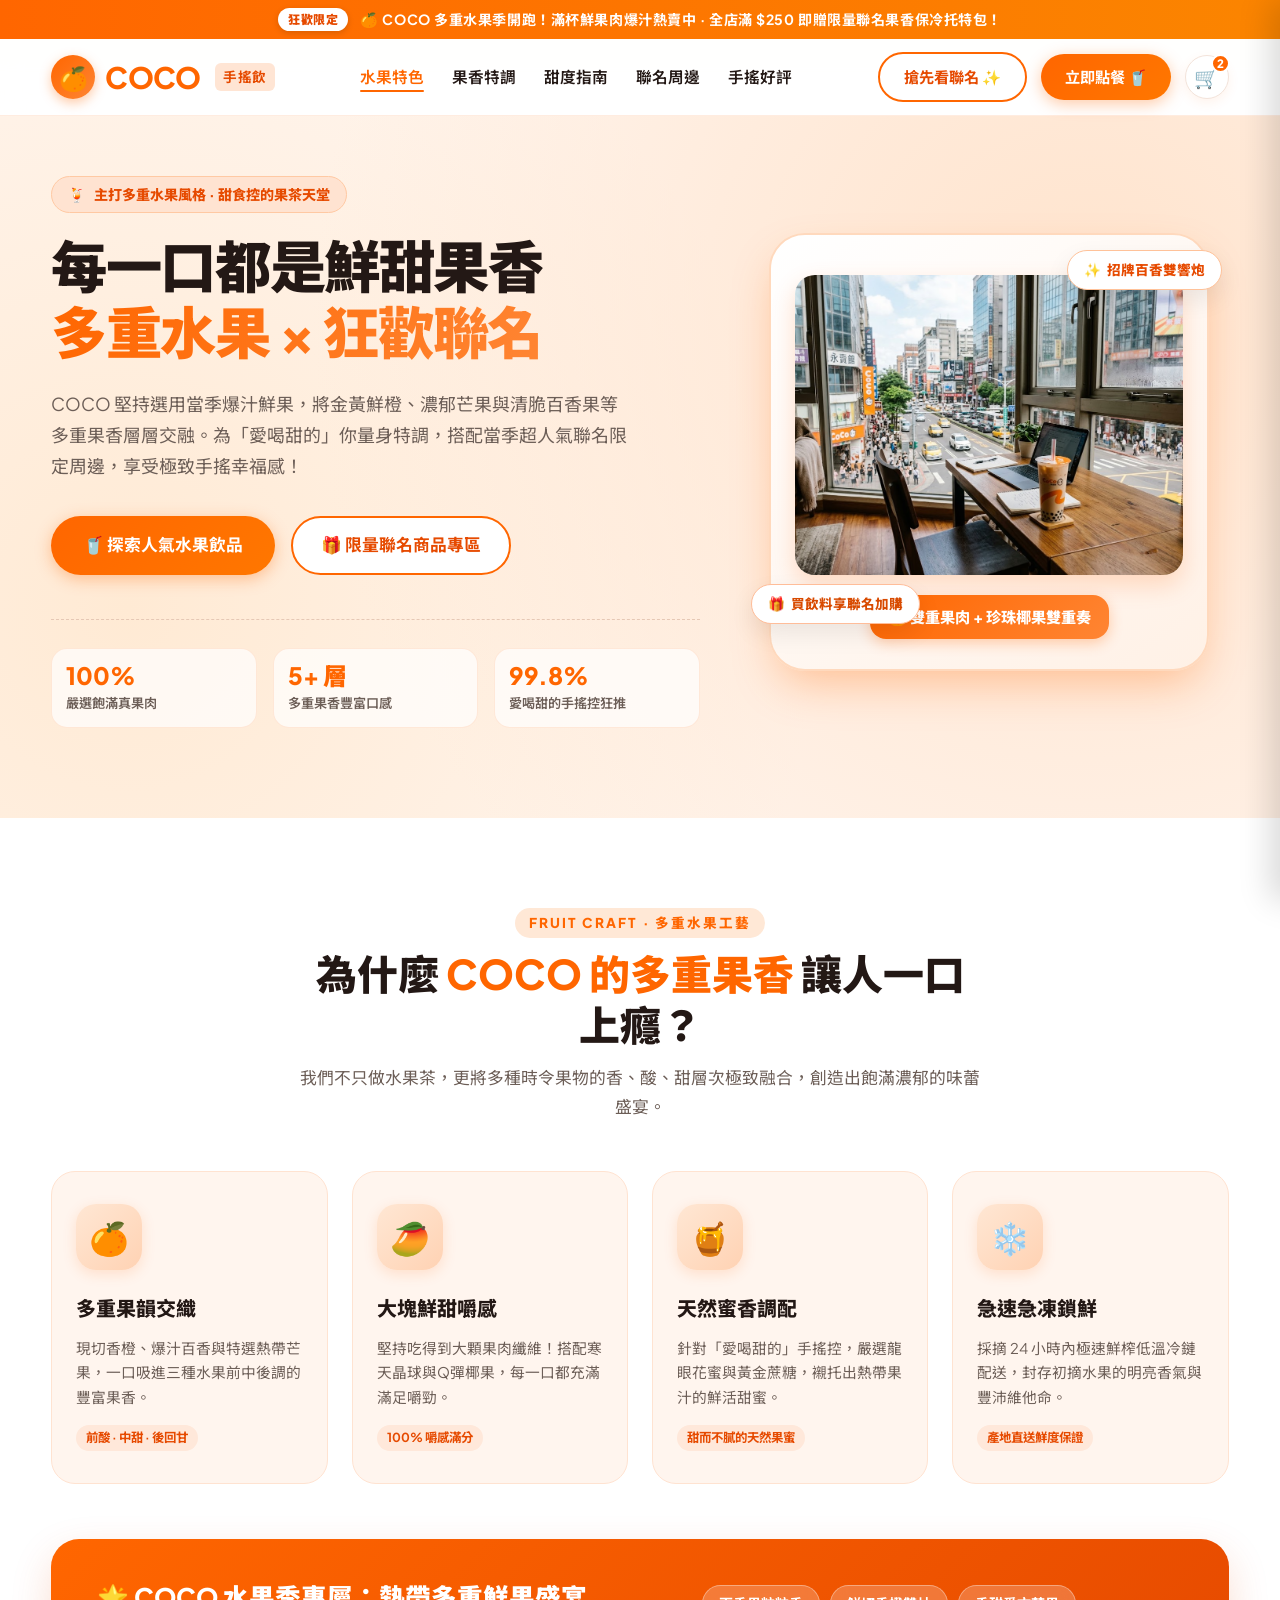
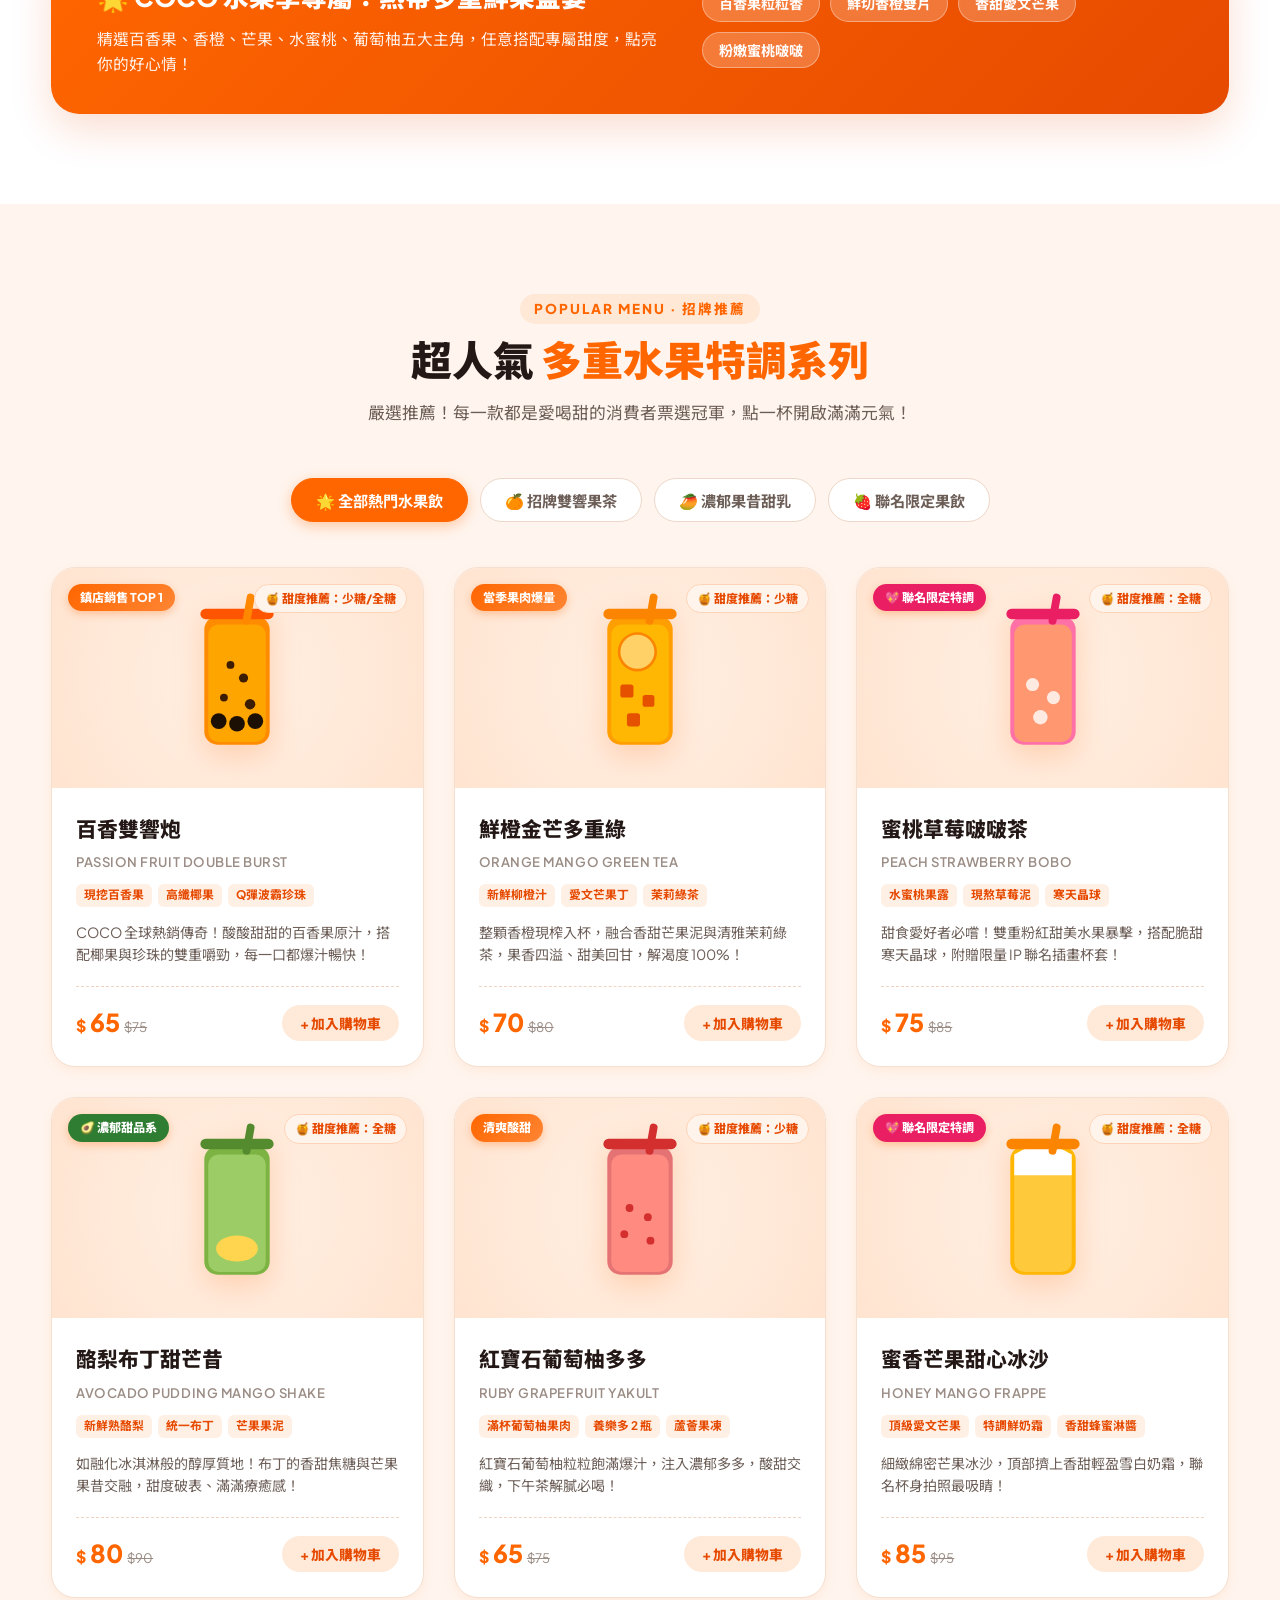
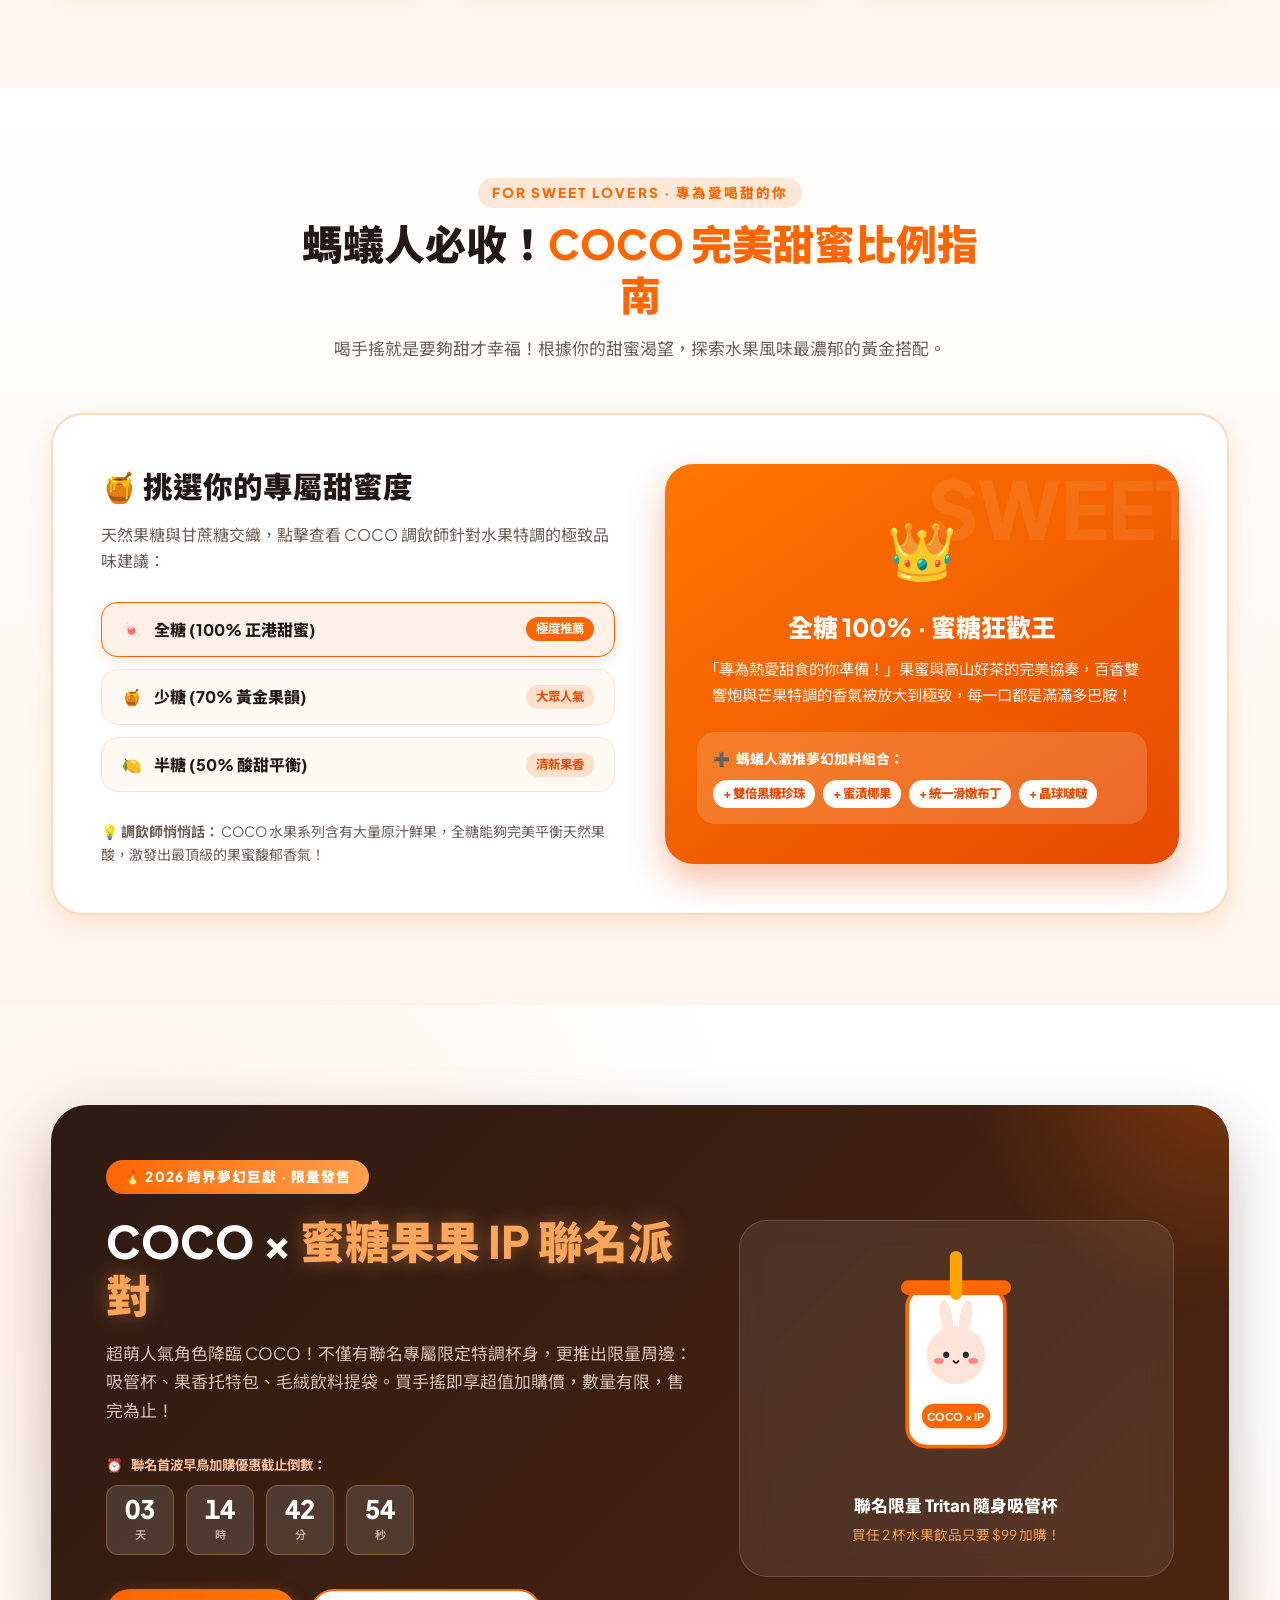
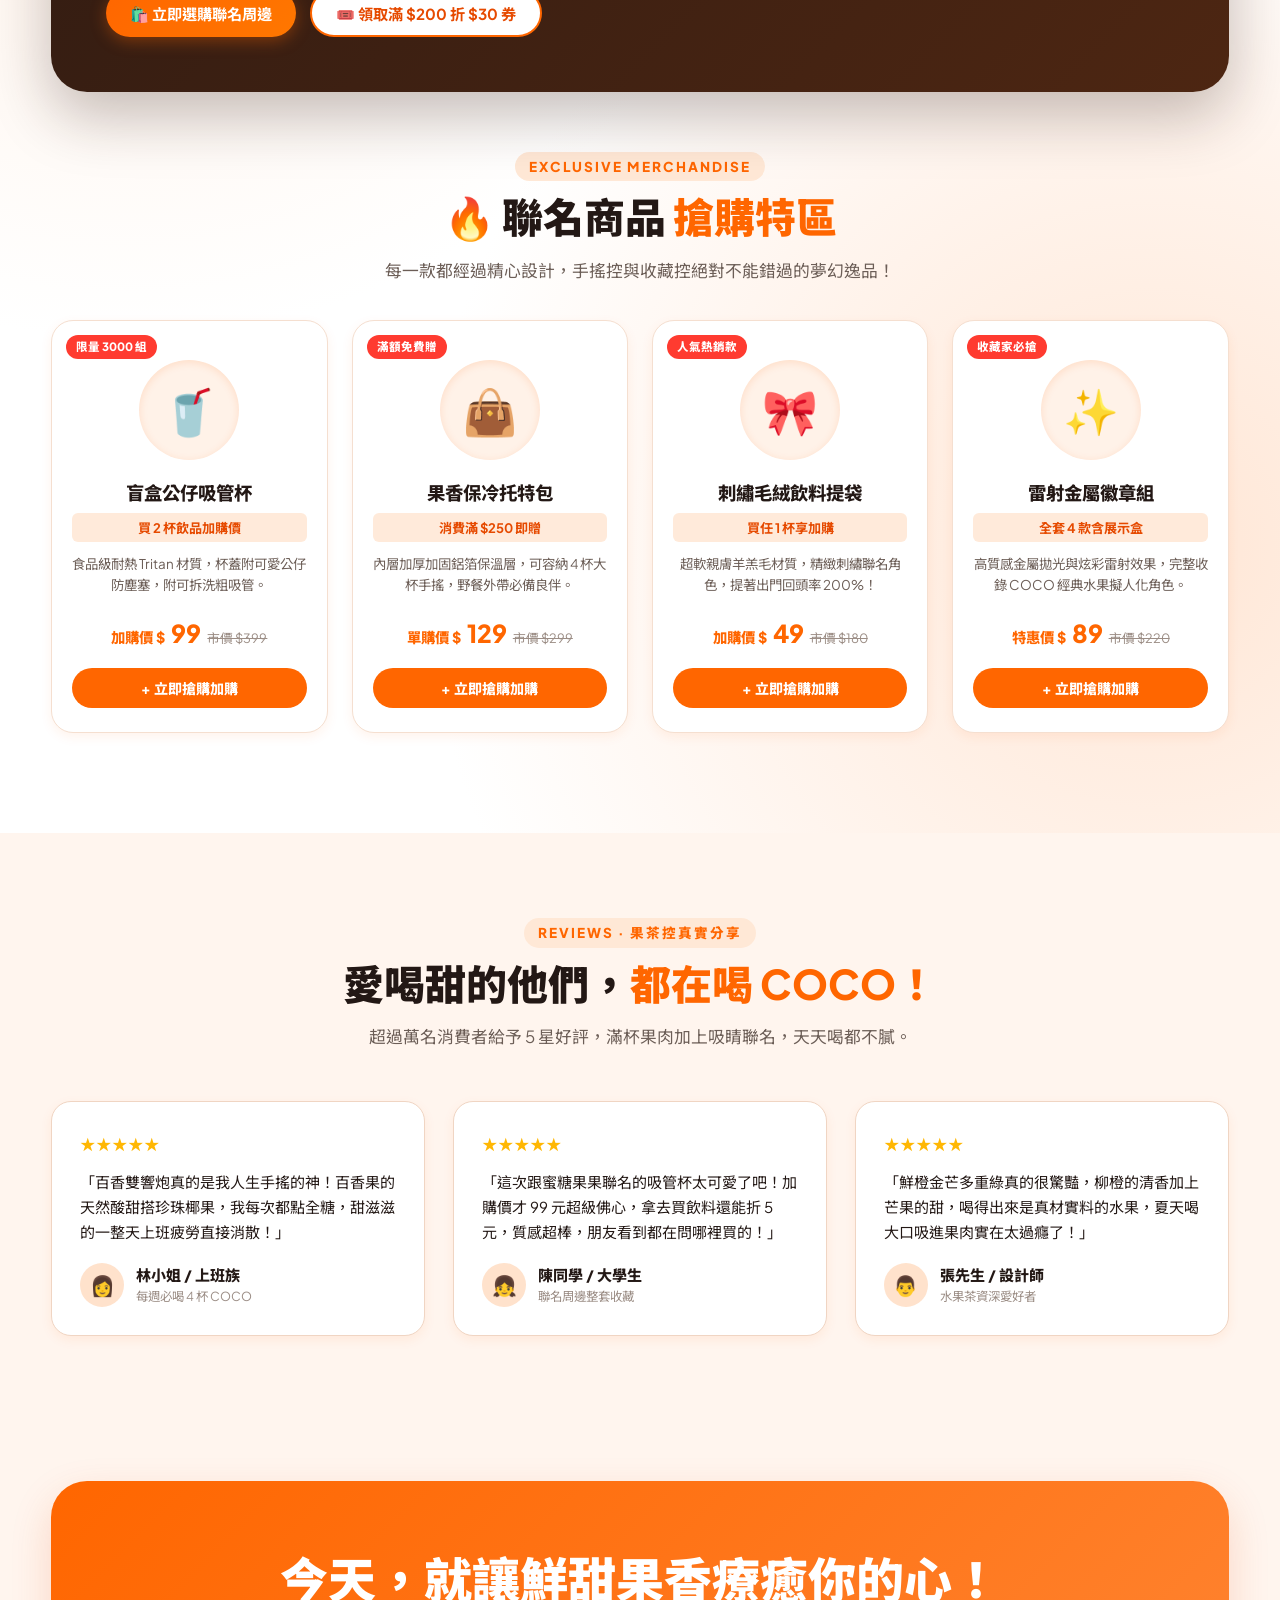
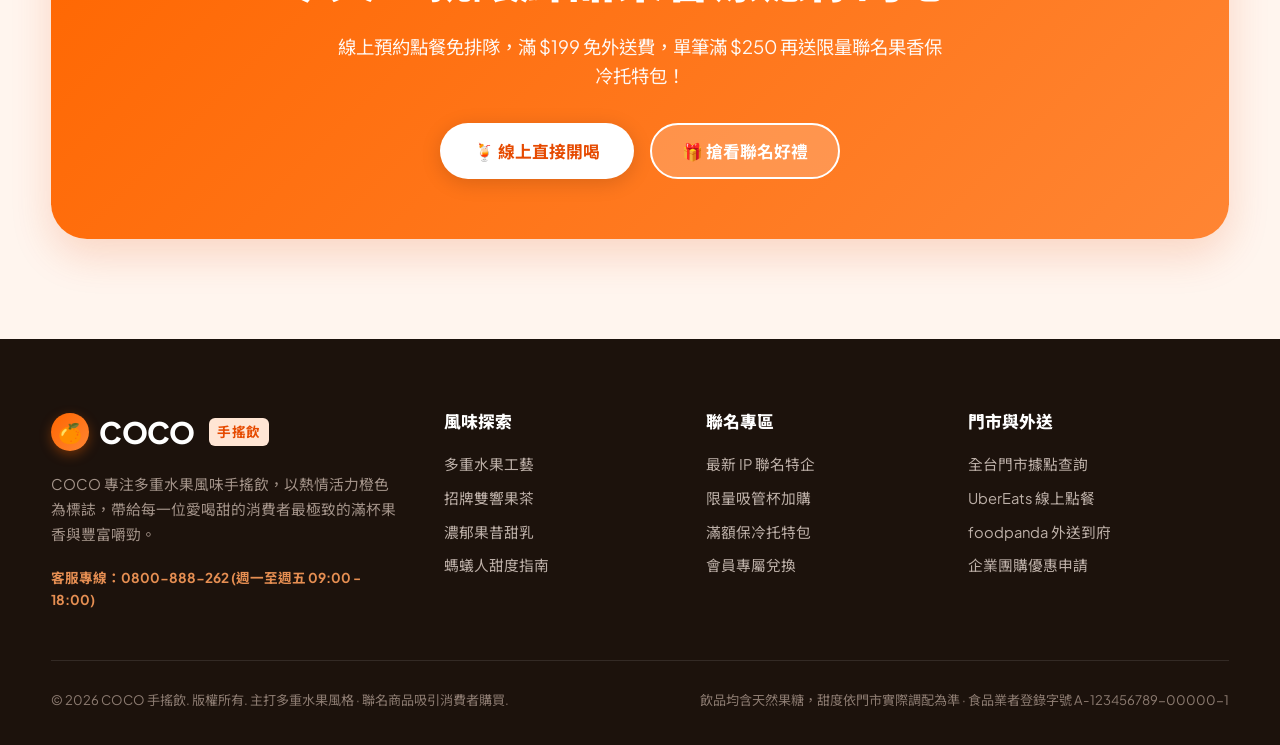
<file: onepage1/index.html>
<!DOCTYPE html>
<html lang="zh-Hant">
<head>
  <meta charset="UTF-8">
  <meta name="viewport" content="width=device-width, initial-scale=1.0">
  <meta name="description" content="COCO手搖飲官方品牌網站 - 主打多重水果風格飲品，專為愛喝甜的你調配的果香手搖！超人氣限定IP聯名商品熱烈開賣中，滿杯真果粒，口口酸甜爆汁！">
  <title>COCO 手搖飲｜多重鮮果風格 · 甜蜜聯名大賞</title>
  
  <!-- Google Fonts -->
  <link rel="preconnect" href="https://fonts.googleapis.com">
  <link rel="preconnect" href="https://fonts.gstatic.com" crossorigin>
  <link href="https://fonts.googleapis.com/css2?family=Noto+Sans+TC:wght@400;500;600;700;900&family=Plus+Jakarta+Sans:wght@600;700;800&display=swap" rel="stylesheet">

  <style>
    /* ==========================================================
       CSS 變數系統 - 以橙色 (Orange) 為核心品牌識別色彩
       ========================================================== */
    :root {
      --coco-orange-primary: #FF6600;     /* COCO 經典鮮橙主色 */
      --coco-orange-dark: #E64A00;        /* 焦糖深橙 */
      --coco-orange-light: #FF8533;       /* 亮橙果色 */
      --coco-orange-glow: #FFA04D;        /* 柔光橙 */
      --coco-orange-bg: #FFF5EE;          /* 蜜柑粉白底色 */
      --coco-peach: #FF7E67;              /* 水蜜桃果粉 */
      --coco-yellow: #FFB703;             /* 芒果金黃 */
      --coco-amber: #FB8500;              /* 暖琥珀色 */
      
      --text-main: #231815;               /* 主文字深褐黑 */
      --text-muted: #6C5E57;              /* 次要文字 */
      --text-light: #9B8D85;              /* 淺灰文字 */
      --bg-white: #FFFFFF;
      --bg-card: #FFFFFF;
      --border-soft: #F2E3DA;             /* 柔和暖色外框 */
      
      --radius-sm: 8px;
      --radius-md: 16px;
      --radius-lg: 24px;
      --radius-pill: 9999px;
      
      --shadow-sm: 0 4px 12px rgba(255, 102, 0, 0.08);
      --shadow-md: 0 8px 24px rgba(255, 102, 0, 0.14);
      --shadow-lg: 0 16px 40px rgba(230, 74, 0, 0.18);
      --shadow-float: 0 20px 45px -10px rgba(255, 102, 0, 0.35);

      --transition-fast: 0.2s cubic-bezier(0.16, 1, 0.3, 1);
      --transition-normal: 0.35s cubic-bezier(0.16, 1, 0.3, 1);
    }

    * {
      box-sizing: border-box;
      margin: 0;
      padding: 0;
    }

    html {
      scroll-behavior: smooth;
      font-size: 16px;
    }

    body {
      font-family: 'Plus Jakarta Sans', 'Noto Sans TC', sans-serif;
      color: var(--text-main);
      background-color: var(--coco-orange-bg);
      line-height: 1.6;
      -webkit-font-smoothing: antialiased;
      overflow-x: hidden;
    }

    a {
      text-decoration: none;
      color: inherit;
    }

    button {
      font-family: inherit;
      cursor: pointer;
      border: none;
      background: none;
    }

    img {
      max-width: 100%;
      height: auto;
      display: block;
    }

    .container {
      width: min(1200px, 92%);
      margin-inline: auto;
    }

    /* 頂部通知條 */
    .promo-topbar {
      background: linear-gradient(90deg, #FF6600, #FB8500, #FF6600);
      background-size: 200% auto;
      animation: gradientShift 6s ease infinite;
      color: #fff;
      font-size: 0.88rem;
      font-weight: 700;
      text-align: center;
      padding: 8px 16px;
      letter-spacing: 0.04em;
      display: flex;
      justify-content: center;
      align-items: center;
      gap: 12px;
    }
    .promo-topbar .badge-glow {
      background: #FFF;
      color: var(--coco-orange-dark);
      padding: 2px 10px;
      border-radius: var(--radius-pill);
      font-size: 0.75rem;
      font-weight: 900;
      box-shadow: 0 2px 6px rgba(0,0,0,0.15);
    }

    @keyframes gradientShift {
      0% { background-position: 0% 50%; }
      50% { background-position: 100% 50%; }
      100% { background-position: 0% 50%; }
    }

    /* 導覽列 */
    .site-header {
      position: sticky;
      top: 0;
      z-index: 100;
      background: rgba(255, 255, 255, 0.95);
      backdrop-filter: blur(14px);
      -webkit-backdrop-filter: blur(14px);
      border-bottom: 1px solid rgba(255, 102, 0, 0.12);
      transition: var(--transition-normal);
    }
    .nav-container {
      display: flex;
      justify-content: space-between;
      align-items: center;
      height: 76px;
    }
    .brand-logo {
      display: flex;
      align-items: center;
      gap: 10px;
      font-weight: 900;
      font-size: 1.85rem;
      color: var(--coco-orange-primary);
      letter-spacing: -0.02em;
    }
    .brand-logo .logo-circle {
      width: 44px;
      height: 44px;
      background: linear-gradient(135deg, var(--coco-orange-primary), #FF8533);
      color: #fff;
      border-radius: 50%;
      display: flex;
      align-items: center;
      justify-content: center;
      font-size: 1.45rem;
      box-shadow: 0 4px 12px rgba(255, 102, 0, 0.35);
    }
    .brand-logo .subtext {
      font-size: 0.85rem;
      font-weight: 700;
      background: #FFE5D4;
      color: var(--coco-orange-dark);
      padding: 3px 8px;
      border-radius: 6px;
      letter-spacing: 0.05em;
      margin-left: 4px;
    }

    .nav-links {
      display: flex;
      align-items: center;
      gap: 28px;
      list-style: none;
    }
    .nav-links a {
      font-size: 0.98rem;
      font-weight: 600;
      color: var(--text-main);
      transition: var(--transition-fast);
      position: relative;
      padding: 6px 0;
    }
    .nav-links a:hover,
    .nav-links a.active {
      color: var(--coco-orange-primary);
    }
    .nav-links a::after {
      content: '';
      position: absolute;
      bottom: 0;
      left: 50%;
      width: 0%;
      height: 2.5px;
      background: var(--coco-orange-primary);
      transition: var(--transition-fast);
      border-radius: 2px;
      transform: translateX(-50%);
    }
    .nav-links a:hover::after,
    .nav-links a.active::after {
      width: 100%;
    }

    .nav-actions {
      display: flex;
      align-items: center;
      gap: 14px;
    }
    .btn {
      display: inline-flex;
      align-items: center;
      justify-content: center;
      gap: 8px;
      padding: 11px 24px;
      border-radius: var(--radius-pill);
      font-size: 0.95rem;
      font-weight: 700;
      transition: var(--transition-normal);
      cursor: pointer;
    }
    .btn-primary {
      background: linear-gradient(135deg, var(--coco-orange-primary), #FF7700);
      color: #fff;
      box-shadow: 0 4px 16px rgba(255, 102, 0, 0.35);
    }
    .btn-primary:hover {
      background: linear-gradient(135deg, var(--coco-orange-dark), var(--coco-orange-primary));
      transform: translateY(-2px);
      box-shadow: 0 8px 22px rgba(255, 102, 0, 0.45);
    }
    .btn-collab {
      background: #FFF;
      color: var(--coco-orange-dark);
      border: 2px solid var(--coco-orange-primary);
    }
    .btn-collab:hover {
      background: #FFEAD9;
      transform: translateY(-2px);
    }

    .cart-trigger {
      position: relative;
      background: #FFF;
      border: 1px solid var(--border-soft);
      width: 44px;
      height: 44px;
      border-radius: 50%;
      display: flex;
      align-items: center;
      justify-content: center;
      font-size: 1.25rem;
      cursor: pointer;
      box-shadow: var(--shadow-sm);
      transition: var(--transition-fast);
    }
    .cart-trigger:hover {
      border-color: var(--coco-orange-primary);
      transform: scale(1.05);
    }
    .cart-badge {
      position: absolute;
      top: -2px;
      right: -2px;
      background: var(--coco-orange-primary);
      color: #FFF;
      font-size: 0.72rem;
      font-weight: 800;
      width: 19px;
      height: 19px;
      border-radius: 50%;
      display: flex;
      align-items: center;
      justify-content: center;
      border: 2px solid #FFF;
    }

    /* Hero 巨幕區塊 */
    .hero-section {
      position: relative;
      padding: 60px 0 90px;
      background: radial-gradient(circle at 85% 30%, #FFE3CC 0%, rgba(255, 245, 238, 0) 65%),
                  radial-gradient(circle at 10% 70%, #FFEAD4 0%, rgba(255, 245, 238, 0) 55%),
                  var(--coco-orange-bg);
      overflow: hidden;
    }
    .hero-layout {
      display: grid;
      grid-template-columns: 1.15fr 0.85fr;
      align-items: center;
      gap: 50px;
    }
    .hero-content {
      position: relative;
      z-index: 2;
    }
    .hero-tag {
      display: inline-flex;
      align-items: center;
      gap: 8px;
      padding: 6px 16px;
      background: #FFE3D1;
      border: 1px solid #FFC9A3;
      border-radius: var(--radius-pill);
      color: var(--coco-orange-dark);
      font-size: 0.88rem;
      font-weight: 800;
      margin-bottom: 20px;
    }
    .hero-tag span {
      animation: pulse 1.8s infinite;
    }
    @keyframes pulse {
      0%, 100% { transform: scale(1); }
      50% { transform: scale(1.2); }
    }
    .hero-title {
      font-size: clamp(2.3rem, 4.4vw, 3.8rem);
      font-weight: 900;
      line-height: 1.18;
      color: var(--text-main);
      margin-bottom: 22px;
      letter-spacing: -0.025em;
    }
    .hero-title .highlight {
      background: linear-gradient(120deg, var(--coco-orange-primary), #FF8533);
      -webkit-background-clip: text;
      -webkit-text-fill-color: transparent;
      display: inline-block;
    }
    .hero-desc {
      font-size: 1.12rem;
      color: var(--text-muted);
      line-height: 1.75;
      margin-bottom: 34px;
      max-width: 580px;
    }
    .hero-buttons {
      display: flex;
      flex-wrap: wrap;
      gap: 16px;
      margin-bottom: 44px;
    }
    .hero-highlights {
      display: grid;
      grid-template-columns: repeat(3, 1fr);
      gap: 16px;
      padding-top: 28px;
      border-top: 1px dashed #E6C8B5;
    }
    .highlight-card {
      background: rgba(255, 255, 255, 0.7);
      padding: 12px 14px;
      border-radius: var(--radius-md);
      border: 1px solid rgba(255, 102, 0, 0.12);
    }
    .highlight-card .stat {
      font-size: 1.5rem;
      font-weight: 900;
      color: var(--coco-orange-primary);
      display: block;
      line-height: 1.2;
    }
    .highlight-card .label {
      font-size: 0.82rem;
      font-weight: 600;
      color: var(--text-muted);
    }

    /* Hero 右側互動式杯裝水果視覺 */
    .hero-visual {
      position: relative;
      display: flex;
      justify-content: center;
      align-items: center;
    }
    .cup-card-main {
      width: 100%;
      max-width: 440px;
      background: linear-gradient(145deg, #FFFFFF, #FFF1E6);
      border: 2px solid #FFD9BD;
      border-radius: 36px;
      padding: 30px 24px;
      box-shadow: var(--shadow-float);
      position: relative;
      text-align: center;
      display: flex;
      flex-direction: column;
      align-items: center;
    }
    .hero-image-container {
      width: 400px;
      max-width: 100%;
      height: 300px;
      margin: 10px auto 20px;
      border-radius: 20px;
      overflow: hidden;
      box-shadow: 0 10px 25px rgba(255, 102, 0, 0.2);
    }
    .hero-photo-img {
      width: 100%;
      height: 100%;
      object-fit: cover;
      display: block;
      transition: transform 0.4s ease;
    }
    .hero-photo-img:hover {
      transform: scale(1.03);
    }
    .cup-illustration {
      width: 220px;
      height: 290px;
      margin: 0 auto 20px;
      position: relative;
      display: flex;
      align-items: center;
      justify-content: center;
    }
    .drink-art {
      width: 100%;
      height: 100%;
      filter: drop-shadow(0 14px 20px rgba(255, 102, 0, 0.25));
      animation: floatCup 4s ease-in-out infinite alternate;
    }
    @keyframes floatCup {
      0% { transform: translateY(0px) rotate(-1deg); }
      100% { transform: translateY(-12px) rotate(1.5deg); }
    }
    .floating-pill {
      position: absolute;
      background: #FFFFFF;
      padding: 8px 16px;
      border-radius: var(--radius-pill);
      font-size: 0.85rem;
      font-weight: 800;
      box-shadow: 0 10px 24px rgba(0, 0, 0, 0.08);
      display: flex;
      align-items: center;
      gap: 6px;
      z-index: 5;
    }
    .pill-1 {
      top: 15px;
      right: -15px;
      color: var(--coco-orange-dark);
      border: 1.5px solid #FFC299;
      animation: floatPill1 3.5s ease-in-out infinite alternate;
    }
    .pill-2 {
      bottom: 45px;
      left: -20px;
      color: #D84A00;
      border: 1.5px solid #FFBD99;
      animation: floatPill2 4s ease-in-out infinite alternate;
    }
    @keyframes floatPill1 {
      0% { transform: translateY(0); }
      100% { transform: translateY(-8px); }
    }
    @keyframes floatPill2 {
      0% { transform: translateY(0); }
      100% { transform: translateY(8px); }
    }
    .cup-info-badge {
      background: linear-gradient(135deg, var(--coco-orange-primary), #FF8533);
      color: #fff;
      padding: 10px 18px;
      border-radius: var(--radius-md);
      display: inline-block;
      font-weight: 800;
      font-size: 0.95rem;
      box-shadow: 0 4px 14px rgba(255, 102, 0, 0.3);
    }

    /* 區塊標題公用樣式 */
    .section-header {
      text-align: center;
      max-width: 680px;
      margin: 0 auto 50px;
    }
    .section-eyebrow {
      display: inline-flex;
      align-items: center;
      gap: 8px;
      color: var(--coco-orange-primary);
      font-size: 0.85rem;
      font-weight: 800;
      text-transform: uppercase;
      letter-spacing: 0.15em;
      margin-bottom: 10px;
      background: #FFE8D6;
      padding: 4px 14px;
      border-radius: var(--radius-pill);
    }
    .section-title {
      font-size: clamp(1.9rem, 3.2vw, 2.6rem);
      font-weight: 900;
      color: var(--text-main);
      margin-bottom: 14px;
      line-height: 1.25;
    }
    .section-title span {
      color: var(--coco-orange-primary);
    }
    .section-sub {
      color: var(--text-muted);
      font-size: 1.05rem;
      line-height: 1.7;
    }

    /* 品牌風格區塊 (主打多重水果風格) */
    .brand-style-section {
      padding: 90px 0;
      background: #FFFFFF;
      position: relative;
    }
    .fruit-features-grid {
      display: grid;
      grid-template-columns: repeat(4, 1fr);
      gap: 24px;
    }
    .feature-card {
      background: var(--coco-orange-bg);
      border-radius: var(--radius-lg);
      padding: 32px 24px;
      border: 1px solid #FFE3D1;
      transition: var(--transition-normal);
      position: relative;
      overflow: hidden;
    }
    .feature-card:hover {
      transform: translateY(-8px);
      box-shadow: var(--shadow-md);
      border-color: var(--coco-orange-primary);
      background: #FFF;
    }
    .feature-icon-wrapper {
      width: 66px;
      height: 66px;
      border-radius: 20px;
      background: linear-gradient(135deg, #FFE7D4, #FFD2B3);
      display: flex;
      align-items: center;
      justify-content: center;
      font-size: 2rem;
      margin-bottom: 22px;
      box-shadow: 0 4px 14px rgba(255, 102, 0, 0.15);
      transition: var(--transition-fast);
    }
    .feature-card:hover .feature-icon-wrapper {
      background: linear-gradient(135deg, var(--coco-orange-primary), #FF8533);
      color: #fff;
      transform: rotate(5deg) scale(1.08);
    }
    .feature-card h3 {
      font-size: 1.25rem;
      font-weight: 800;
      margin-bottom: 12px;
      color: var(--text-main);
    }
    .feature-card p {
      font-size: 0.92rem;
      color: var(--text-muted);
      line-height: 1.65;
    }
    .feature-tag {
      display: inline-block;
      margin-top: 16px;
      font-size: 0.78rem;
      font-weight: 700;
      color: var(--coco-orange-dark);
      background: #FFE8DA;
      padding: 3px 10px;
      border-radius: var(--radius-pill);
    }

    /* 多重水果風味輪 (Flavor Wheel Banner) */
    .fruit-banner {
      margin-top: 55px;
      background: linear-gradient(135deg, #FF6600, #E64A00);
      border-radius: 28px;
      padding: 38px 46px;
      color: #fff;
      display: flex;
      align-items: center;
      justify-content: space-between;
      gap: 30px;
      box-shadow: var(--shadow-lg);
    }
    .fruit-banner-text h4 {
      font-size: 1.6rem;
      font-weight: 900;
      margin-bottom: 8px;
    }
    .fruit-banner-text p {
      font-size: 0.98rem;
      opacity: 0.92;
      max-width: 600px;
    }
    .fruit-tags-row {
      display: flex;
      flex-wrap: wrap;
      gap: 10px;
    }
    .fruit-pill-item {
      background: rgba(255, 255, 255, 0.22);
      backdrop-filter: blur(8px);
      padding: 6px 16px;
      border-radius: var(--radius-pill);
      font-size: 0.88rem;
      font-weight: 700;
      border: 1px solid rgba(255, 255, 255, 0.35);
    }

    /* 產品菜單區塊 (多重水果風格飲品) */
    .menu-section {
      padding: 90px 0;
      background: var(--coco-orange-bg);
    }
    .menu-tabs {
      display: flex;
      justify-content: center;
      flex-wrap: wrap;
      gap: 12px;
      margin-bottom: 45px;
    }
    .tab-btn {
      padding: 10px 24px;
      border-radius: var(--radius-pill);
      font-size: 0.95rem;
      font-weight: 700;
      background: #FFFFFF;
      color: var(--text-muted);
      border: 1.5px solid #EED7C8;
      transition: var(--transition-fast);
      display: flex;
      align-items: center;
      gap: 8px;
    }
    .tab-btn:hover {
      border-color: var(--coco-orange-primary);
      color: var(--coco-orange-primary);
    }
    .tab-btn.active {
      background: var(--coco-orange-primary);
      color: #FFFFFF;
      border-color: var(--coco-orange-primary);
      box-shadow: 0 4px 14px rgba(255, 102, 0, 0.32);
    }

    .drink-grid {
      display: grid;
      grid-template-columns: repeat(3, 1fr);
      gap: 30px;
    }
    .drink-card {
      background: #FFFFFF;
      border-radius: var(--radius-lg);
      border: 1.5px solid #F5DFD0;
      overflow: hidden;
      display: flex;
      flex-direction: column;
      box-shadow: var(--shadow-sm);
      transition: var(--transition-normal);
      position: relative;
    }
    .drink-card:hover {
      transform: translateY(-8px);
      box-shadow: var(--shadow-md);
      border-color: var(--coco-orange-primary);
    }
    .card-badge {
      position: absolute;
      top: 16px;
      left: 16px;
      background: linear-gradient(135deg, var(--coco-orange-primary), #FF8533);
      color: #fff;
      font-size: 0.76rem;
      font-weight: 800;
      padding: 4px 12px;
      border-radius: var(--radius-pill);
      z-index: 3;
      box-shadow: 0 3px 8px rgba(255, 102, 0, 0.3);
    }
    .card-sweetness {
      position: absolute;
      top: 16px;
      right: 16px;
      background: #FFF4EC;
      color: var(--coco-orange-dark);
      font-size: 0.75rem;
      font-weight: 800;
      padding: 4px 10px;
      border-radius: var(--radius-pill);
      border: 1px solid #FFD3B5;
      z-index: 3;
    }
    .drink-image-box {
      height: 220px;
      background: radial-gradient(circle, #FFF0E4 0%, #FFE4D0 100%);
      display: flex;
      align-items: center;
      justify-content: center;
      position: relative;
      overflow: hidden;
    }
    .drink-visual-svg {
      width: 140px;
      height: 170px;
      filter: drop-shadow(0 10px 15px rgba(255, 102, 0, 0.22));
      transition: transform 0.4s ease;
    }
    .drink-card:hover .drink-visual-svg {
      transform: scale(1.08) rotate(2deg);
    }

    .drink-body {
      padding: 24px;
      display: flex;
      flex-direction: column;
      flex-grow: 1;
    }
    .drink-title {
      font-size: 1.3rem;
      font-weight: 800;
      color: var(--text-main);
      margin-bottom: 6px;
    }
    .drink-en {
      font-size: 0.82rem;
      font-weight: 600;
      color: var(--text-light);
      margin-bottom: 12px;
      text-transform: uppercase;
      letter-spacing: 0.04em;
    }
    .drink-ingredients {
      display: flex;
      flex-wrap: wrap;
      gap: 6px;
      margin-bottom: 14px;
    }
    .ingredient-tag {
      font-size: 0.74rem;
      background: #FFF0E5;
      color: var(--coco-orange-dark);
      padding: 2px 8px;
      border-radius: 6px;
      font-weight: 700;
    }
    .drink-desc {
      font-size: 0.88rem;
      color: var(--text-muted);
      line-height: 1.6;
      margin-bottom: 20px;
      flex-grow: 1;
    }
    .drink-footer {
      display: flex;
      align-items: center;
      justify-content: space-between;
      padding-top: 16px;
      border-top: 1px dashed #F0D4C2;
    }
    .price-box {
      display: flex;
      align-items: baseline;
      gap: 4px;
    }
    .price-symbol {
      color: var(--coco-orange-primary);
      font-size: 1rem;
      font-weight: 800;
    }
    .price-num {
      color: var(--coco-orange-primary);
      font-size: 1.55rem;
      font-weight: 900;
    }
    .price-origin {
      color: var(--text-light);
      font-size: 0.82rem;
      text-decoration: line-through;
    }
    .btn-add-drink {
      background: #FFEAD9;
      color: var(--coco-orange-dark);
      padding: 8px 18px;
      border-radius: var(--radius-pill);
      font-size: 0.86rem;
      font-weight: 800;
      transition: var(--transition-fast);
      display: inline-flex;
      align-items: center;
      gap: 6px;
    }
    .btn-add-drink:hover {
      background: var(--coco-orange-primary);
      color: #FFF;
      box-shadow: 0 4px 12px rgba(255, 102, 0, 0.35);
    }

    /* 甜蜜專屬區塊 (目標受眾：愛喝甜的) */
    .sweet-paradise-section {
      padding: 90px 0;
      background: linear-gradient(180deg, #FFFFFF 0%, #FFF5ED 100%);
      position: relative;
    }
    .sweet-interactive-box {
      background: #FFFFFF;
      border-radius: 32px;
      border: 2px solid #FFD9C0;
      box-shadow: var(--shadow-md);
      padding: 48px;
      display: grid;
      grid-template-columns: 1fr 1fr;
      gap: 50px;
      align-items: center;
    }
    .sugar-guide h3 {
      font-size: 1.85rem;
      font-weight: 900;
      margin-bottom: 12px;
      color: var(--text-main);
    }
    .sugar-guide p {
      color: var(--text-muted);
      margin-bottom: 28px;
      font-size: 1rem;
    }
    .sugar-levels-selector {
      display: flex;
      flex-direction: column;
      gap: 12px;
      margin-bottom: 28px;
    }
    .sugar-option {
      display: flex;
      align-items: center;
      justify-content: space-between;
      padding: 14px 20px;
      border-radius: var(--radius-md);
      background: #FFF9F4;
      border: 1.5px solid #FFE4D1;
      cursor: pointer;
      transition: var(--transition-fast);
    }
    .sugar-option:hover {
      border-color: var(--coco-orange-primary);
    }
    .sugar-option.active {
      background: #FFF1E5;
      border-color: var(--coco-orange-primary);
      box-shadow: 0 4px 14px rgba(255, 102, 0, 0.15);
    }
    .sugar-option-title {
      display: flex;
      align-items: center;
      gap: 12px;
      font-weight: 800;
      font-size: 1rem;
      color: var(--text-main);
    }
    .sugar-option-badge {
      font-size: 0.78rem;
      padding: 2px 10px;
      border-radius: var(--radius-pill);
      font-weight: 700;
    }
    .badge-sweet-lover {
      background: #FF6600;
      color: #fff;
    }
    .badge-sweet-normal {
      background: #FFE0CC;
      color: var(--coco-orange-dark);
    }

    .sweet-display-card {
      background: linear-gradient(145deg, #FF7700, #E64A00);
      color: #fff;
      border-radius: 28px;
      padding: 40px 32px;
      text-align: center;
      position: relative;
      overflow: hidden;
      box-shadow: 0 16px 36px rgba(230, 74, 0, 0.35);
    }
    .sweet-display-card::before {
      content: 'SWEET';
      position: absolute;
      top: -20px;
      right: -20px;
      font-size: 5rem;
      font-weight: 900;
      color: rgba(255, 255, 255, 0.08);
      pointer-events: none;
    }
    .sweet-meter-icon {
      font-size: 3.5rem;
      margin-bottom: 14px;
      animation: bounce 2s infinite;
    }
    @keyframes bounce {
      0%, 100% { transform: translateY(0); }
      50% { transform: translateY(-8px); }
    }
    .sweet-recommend-title {
      font-size: 1.55rem;
      font-weight: 900;
      margin-bottom: 8px;
    }
    .sweet-recommend-desc {
      font-size: 0.96rem;
      line-height: 1.7;
      opacity: 0.95;
      margin-bottom: 24px;
    }
    .toppings-wrapper {
      background: rgba(255, 255, 255, 0.16);
      border-radius: 18px;
      padding: 16px;
      text-align: left;
    }
    .toppings-title {
      font-size: 0.86rem;
      font-weight: 800;
      margin-bottom: 10px;
      display: flex;
      align-items: center;
      gap: 6px;
    }
    .toppings-chips {
      display: flex;
      flex-wrap: wrap;
      gap: 8px;
    }
    .chip {
      background: #FFF;
      color: var(--coco-orange-dark);
      font-size: 0.78rem;
      font-weight: 800;
      padding: 4px 10px;
      border-radius: var(--radius-pill);
    }

    /* 聯名商品專區 (功能：聯名商品吸引消費者購買) */
    .collab-section {
      padding: 100px 0;
      background: radial-gradient(circle at 10% 20%, #FFF0E4 0%, transparent 40%),
                  radial-gradient(circle at 90% 80%, #FFE6D5 0%, transparent 45%),
                  #FFFFFF;
      position: relative;
    }
    .collab-hero-card {
      background: linear-gradient(135deg, #2D1A12 0%, #4D2612 100%);
      color: #fff;
      border-radius: 36px;
      padding: 55px;
      display: grid;
      grid-template-columns: 1.15fr 0.85fr;
      gap: 45px;
      align-items: center;
      position: relative;
      overflow: hidden;
      box-shadow: 0 24px 60px rgba(45, 26, 18, 0.28);
      margin-bottom: 60px;
    }
    .collab-hero-card::after {
      content: '';
      position: absolute;
      top: -50%;
      right: -20%;
      width: 500px;
      height: 500px;
      background: radial-gradient(circle, rgba(255, 102, 0, 0.3) 0%, transparent 70%);
      pointer-events: none;
    }
    .collab-glow-badge {
      display: inline-flex;
      align-items: center;
      gap: 8px;
      background: linear-gradient(90deg, #FF6600, #FFA04D);
      padding: 6px 18px;
      border-radius: var(--radius-pill);
      font-size: 0.86rem;
      font-weight: 900;
      letter-spacing: 0.08em;
      margin-bottom: 20px;
      text-transform: uppercase;
    }
    .collab-hero-title {
      font-size: clamp(2rem, 3.5vw, 3rem);
      font-weight: 900;
      line-height: 1.2;
      margin-bottom: 18px;
    }
    .collab-hero-title .glow-text {
      color: #FFA559;
      text-shadow: 0 0 20px rgba(255, 165, 89, 0.4);
    }
    .collab-hero-desc {
      font-size: 1.05rem;
      color: #D6C2B4;
      line-height: 1.7;
      margin-bottom: 28px;
    }

    /* 倒數計時器 */
    .countdown-box {
      margin-bottom: 34px;
    }
    .countdown-label {
      font-size: 0.84rem;
      font-weight: 700;
      color: #FFC099;
      margin-bottom: 10px;
      display: flex;
      align-items: center;
      gap: 8px;
    }
    .timer-digits {
      display: flex;
      gap: 12px;
    }
    .time-slot {
      background: rgba(255, 255, 255, 0.12);
      border: 1px solid rgba(255, 165, 89, 0.3);
      border-radius: 12px;
      padding: 10px 14px;
      min-width: 68px;
      text-align: center;
    }
    .time-num {
      font-size: 1.6rem;
      font-weight: 900;
      color: #FFF;
      line-height: 1;
      display: block;
      font-variant-numeric: tabular-nums;
    }
    .time-unit {
      font-size: 0.7rem;
      color: #CDB3A3;
      text-transform: uppercase;
      font-weight: 600;
      margin-top: 4px;
      display: block;
    }

    .collab-visual-box {
      position: relative;
      display: flex;
      justify-content: center;
      align-items: center;
    }
    .collab-merch-showcase {
      width: 100%;
      background: rgba(255, 255, 255, 0.08);
      border: 1px solid rgba(255, 255, 255, 0.15);
      border-radius: 28px;
      padding: 30px;
      text-align: center;
      backdrop-filter: blur(12px);
    }
    .collab-special-svg {
      width: 200px;
      height: 220px;
      margin: 0 auto 16px;
      animation: floatCup 4s ease-in-out infinite alternate;
    }

    /* 聯名周邊商品卡片網格 */
    .merch-grid {
      display: grid;
      grid-template-columns: repeat(4, 1fr);
      gap: 24px;
    }
    .merch-card {
      background: #FFFFFF;
      border-radius: 22px;
      border: 1.5px solid #F5DFD0;
      padding: 24px 20px;
      text-align: center;
      transition: var(--transition-normal);
      display: flex;
      flex-direction: column;
      position: relative;
      box-shadow: var(--shadow-sm);
    }
    .merch-card:hover {
      transform: translateY(-8px);
      box-shadow: var(--shadow-md);
      border-color: var(--coco-orange-primary);
    }
    .merch-tag-limited {
      position: absolute;
      top: 14px;
      left: 14px;
      background: #FF3B30;
      color: #FFF;
      font-size: 0.72rem;
      font-weight: 800;
      padding: 3px 10px;
      border-radius: var(--radius-pill);
    }
    .merch-icon-box {
      width: 100px;
      height: 100px;
      margin: 15px auto 18px;
      background: #FFF2E8;
      border-radius: 50%;
      display: flex;
      align-items: center;
      justify-content: center;
      font-size: 2.8rem;
      box-shadow: inset 0 2px 8px rgba(255, 102, 0, 0.15);
      transition: var(--transition-fast);
    }
    .merch-card:hover .merch-icon-box {
      transform: scale(1.1) rotate(6deg);
      background: #FFE2CC;
    }
    .merch-title {
      font-size: 1.15rem;
      font-weight: 800;
      margin-bottom: 6px;
      color: var(--text-main);
    }
    .merch-condition {
      font-size: 0.82rem;
      color: var(--coco-orange-dark);
      font-weight: 700;
      background: #FFEADA;
      padding: 4px 10px;
      border-radius: 6px;
      margin-bottom: 12px;
      display: inline-block;
    }
    .merch-desc {
      font-size: 0.84rem;
      color: var(--text-muted);
      line-height: 1.55;
      margin-bottom: 18px;
      flex-grow: 1;
    }
    .merch-price-row {
      display: flex;
      align-items: baseline;
      justify-content: center;
      gap: 6px;
      margin-bottom: 14px;
    }
    .merch-add-btn {
      width: 100%;
      background: var(--coco-orange-primary);
      color: #FFF;
      padding: 10px;
      border-radius: var(--radius-pill);
      font-size: 0.88rem;
      font-weight: 800;
      transition: var(--transition-fast);
      display: flex;
      align-items: center;
      justify-content: center;
      gap: 6px;
    }
    .merch-add-btn:hover {
      background: var(--coco-orange-dark);
      box-shadow: 0 4px 14px rgba(255, 102, 0, 0.35);
    }

    /* 顧客口碑推薦區 */
    .review-section {
      padding: 85px 0;
      background: var(--coco-orange-bg);
    }
    .review-grid {
      display: grid;
      grid-template-columns: repeat(3, 1fr);
      gap: 28px;
    }
    .review-card {
      background: #FFFFFF;
      border-radius: 20px;
      padding: 28px;
      border: 1px solid #F0D5C3;
      box-shadow: var(--shadow-sm);
    }
    .review-stars {
      color: #FFB703;
      font-size: 1.1rem;
      margin-bottom: 12px;
    }
    .review-text {
      font-size: 0.94rem;
      color: var(--text-main);
      line-height: 1.65;
      margin-bottom: 18px;
    }
    .reviewer-meta {
      display: flex;
      align-items: center;
      gap: 12px;
    }
    .reviewer-avatar {
      width: 44px;
      height: 44px;
      border-radius: 50%;
      background: #FFE2CC;
      display: flex;
      align-items: center;
      justify-content: center;
      font-size: 1.25rem;
    }
    .reviewer-name {
      font-weight: 800;
      font-size: 0.94rem;
      color: var(--text-main);
    }
    .reviewer-sub {
      font-size: 0.78rem;
      color: var(--text-light);
    }

    /* CTA 促銷大條幅 */
    .cta-banner-section {
      padding: 60px 0 100px;
    }
    .cta-box {
      background: linear-gradient(135deg, #FF6600 0%, #FF8533 100%);
      border-radius: 36px;
      padding: 60px 50px;
      text-align: center;
      color: #fff;
      box-shadow: var(--shadow-lg);
      position: relative;
      overflow: hidden;
    }
    .cta-box h2 {
      font-size: clamp(2rem, 3.8vw, 3rem);
      font-weight: 900;
      margin-bottom: 14px;
    }
    .cta-box p {
      font-size: 1.15rem;
      opacity: 0.95;
      margin-bottom: 32px;
      max-width: 620px;
      margin-inline: auto;
    }
    .cta-buttons {
      display: flex;
      justify-content: center;
      gap: 16px;
      flex-wrap: wrap;
    }
    .btn-light {
      background: #FFFFFF;
      color: var(--coco-orange-dark);
      box-shadow: 0 4px 20px rgba(0, 0, 0, 0.15);
    }
    .btn-light:hover {
      background: #FFF5EE;
      transform: translateY(-2px);
    }

    /* 頁尾 Footer */
    .site-footer {
      background: #1C120C;
      color: #BDB0A8;
      padding: 70px 0 35px;
      font-size: 0.92rem;
    }
    .footer-grid {
      display: grid;
      grid-template-columns: 1.6fr 1fr 1fr 1.2fr;
      gap: 45px;
      margin-bottom: 50px;
    }
    .footer-brand .brand-logo {
      color: #FFF;
      margin-bottom: 16px;
    }
    .footer-brand p {
      line-height: 1.7;
      margin-bottom: 20px;
      color: #A39389;
    }
    .footer-col h5 {
      color: #FFF;
      font-size: 1.05rem;
      font-weight: 800;
      margin-bottom: 18px;
    }
    .footer-links {
      list-style: none;
      display: flex;
      flex-direction: column;
      gap: 10px;
    }
    .footer-links a:hover {
      color: var(--coco-orange-light);
    }
    .footer-bottom {
      border-top: 1px solid rgba(255, 255, 255, 0.1);
      padding-top: 28px;
      display: flex;
      justify-content: space-between;
      align-items: center;
      font-size: 0.82rem;
      color: #8C7B71;
    }

    /* 購物車側邊抽屜 (Drawer) */
    .cart-drawer-overlay {
      position: fixed;
      inset: 0;
      background: rgba(0, 0, 0, 0.5);
      backdrop-filter: blur(4px);
      z-index: 999;
      opacity: 0;
      pointer-events: none;
      transition: var(--transition-normal);
    }
    .cart-drawer-overlay.active {
      opacity: 1;
      pointer-events: auto;
    }
    .cart-drawer {
      position: fixed;
      top: 0;
      right: 0;
      width: min(440px, 100%);
      height: 100%;
      background: #FFF;
      z-index: 1000;
      transform: translateX(100%);
      transition: var(--transition-normal);
      display: flex;
      flex-direction: column;
      box-shadow: -10px 0 30px rgba(0, 0, 0, 0.15);
    }
    .cart-drawer.active {
      transform: translateX(0);
    }
    .drawer-header {
      padding: 22px 24px;
      border-bottom: 1px solid #F0D5C3;
      display: flex;
      align-items: center;
      justify-content: space-between;
    }
    .drawer-header h3 {
      font-size: 1.25rem;
      font-weight: 900;
      color: var(--text-main);
      display: flex;
      align-items: center;
      gap: 8px;
    }
    .btn-close-drawer {
      font-size: 1.4rem;
      color: var(--text-muted);
      cursor: pointer;
    }
    .drawer-body {
      padding: 20px 24px;
      overflow-y: auto;
      flex-grow: 1;
      display: flex;
      flex-direction: column;
      gap: 14px;
    }
    .cart-item {
      display: flex;
      justify-content: space-between;
      align-items: center;
      padding: 12px;
      background: #FFF9F5;
      border-radius: 12px;
      border: 1px solid #FFE3D1;
    }
    .cart-item-name {
      font-weight: 800;
      font-size: 0.94rem;
      color: var(--text-main);
    }
    .cart-item-sub {
      font-size: 0.78rem;
      color: var(--text-light);
    }
    .cart-item-price {
      font-weight: 900;
      color: var(--coco-orange-primary);
    }
    .cart-remove-btn {
      color: #999;
      font-size: 0.8rem;
      cursor: pointer;
      margin-left: 8px;
    }
    .cart-remove-btn:hover {
      color: #FF3B30;
    }
    .drawer-footer {
      padding: 22px 24px;
      border-top: 1px solid #F0D5C3;
      background: #FFFBF8;
    }
    .cart-total-row {
      display: flex;
      justify-content: space-between;
      align-items: center;
      font-size: 1.15rem;
      font-weight: 900;
      margin-bottom: 16px;
    }
    .cart-perk-notice {
      background: #FFEFE5;
      border: 1px dashed var(--coco-orange-primary);
      border-radius: 10px;
      padding: 10px 14px;
      font-size: 0.82rem;
      color: var(--coco-orange-dark);
      font-weight: 700;
      margin-bottom: 16px;
      display: flex;
      align-items: center;
      gap: 6px;
    }

    /* 吐司通知 Toast */
    .toast-notice {
      position: fixed;
      bottom: 30px;
      left: 50%;
      transform: translateX(-50%) translateY(100px);
      background: #1C120C;
      color: #FFF;
      padding: 14px 28px;
      border-radius: var(--radius-pill);
      font-size: 0.92rem;
      font-weight: 800;
      box-shadow: 0 10px 30px rgba(0, 0, 0, 0.25);
      border: 1.5px solid var(--coco-orange-primary);
      display: flex;
      align-items: center;
      gap: 10px;
      z-index: 2000;
      transition: transform 0.4s cubic-bezier(0.16, 1, 0.3, 1), opacity 0.4s;
      opacity: 0;
      pointer-events: none;
    }
    .toast-notice.show {
      transform: translateX(-50%) translateY(0);
      opacity: 1;
    }

    /* 響應式 RWD 斷點設定 */
    @media (max-width: 1024px) {
      .hero-layout {
        grid-template-columns: 1fr;
        text-align: center;
      }
      .hero-desc {
        margin-inline: auto;
      }
      .hero-buttons {
        justify-content: center;
      }
      .hero-highlights {
        max-width: 500px;
        margin-inline: auto;
      }
      .fruit-features-grid,
      .merch-grid {
        grid-template-columns: repeat(2, 1fr);
      }
      .drink-grid {
        grid-template-columns: repeat(2, 1fr);
      }
      .collab-hero-card {
        grid-template-columns: 1fr;
        padding: 40px 30px;
        text-align: center;
      }
      .countdown-label {
        justify-content: center;
      }
      .timer-digits {
        justify-content: center;
      }
      .sweet-interactive-box {
        grid-template-columns: 1fr;
        padding: 36px 24px;
      }
      .footer-grid {
        grid-template-columns: repeat(2, 1fr);
      }
    }

    @media (max-width: 768px) {
      .nav-links {
        display: none;
      }
      .promo-topbar {
        font-size: 0.78rem;
      }
      .fruit-features-grid,
      .merch-grid,
      .drink-grid,
      .review-grid {
        grid-template-columns: 1fr;
      }
      .fruit-banner {
        flex-direction: column;
        padding: 30px 24px;
        text-align: center;
      }
      .fruit-tags-row {
        justify-content: center;
      }
      .footer-grid {
        grid-template-columns: 1fr;
      }
      .footer-bottom {
        flex-direction: column;
        gap: 12px;
        text-align: center;
      }
    }
  </style>
</head>
<body>

  <!-- 頂部快訊跑馬燈 -->
  <div class="promo-topbar">
    <span class="badge-glow">狂歡限定</span>
    <span>🍊 COCO 多重水果季開跑！滿杯鮮果肉爆汁熱賣中 · 全店滿 $250 即贈限量聯名果香保冷托特包！</span>
  </div>

  <!-- 網站 Header 導覽列 -->
  <header class="site-header">
    <div class="container nav-container">
      <!-- 品牌 Logo (COCO 橙色識別) -->
      <a href="#hero" class="brand-logo" aria-label="COCO手搖飲首頁">
        <div class="logo-circle">🍊</div>
        <span>COCO</span>
        <span class="subtext">手搖飲</span>
      </a>

      <!-- 導覽連結 -->
      <nav>
        <ul class="nav-links">
          <li><a href="#fruit-style" class="active">水果特色</a></li>
          <li><a href="#menu">果香特調</a></li>
          <li><a href="#sweet-guide">甜度指南</a></li>
          <li><a href="#collab">聯名周邊</a></li>
          <li><a href="#reviews">手搖好評</a></li>
        </ul>
      </nav>

      <!-- 導覽按鈕群組 -->
      <div class="nav-actions">
        <a href="#collab" class="btn btn-collab">搶先看聯名 ✨</a>
        <a href="#menu" class="btn btn-primary">立即點餐 🥤</a>
        <button class="cart-trigger" id="cartTrigger" aria-label="查看購物車">
          🛒
          <span class="cart-badge" id="cartCount">2</span>
        </button>
      </div>
    </div>
  </header>

  <!-- 主視覺區塊 (Hero Section) -->
  <section class="hero-section" id="hero">
    <div class="container hero-layout">
      
      <!-- 左側品牌主文案 -->
      <div class="hero-content">
        <div class="hero-tag">
          <span>🍹</span> 主打多重水果風格 · 甜食控的果茶天堂
        </div>
        <h1 class="hero-title">
          每一口都是鮮甜果香<br>
          <span class="highlight">多重水果 × 狂歡聯名</span>
        </h1>
        <p class="hero-desc">
          COCO 堅持選用當季爆汁鮮果，將金黃鮮橙、濃郁芒果與清脆百香果等多重果香層層交融。為「愛喝甜的」你量身特調，搭配當季超人氣聯名限定周邊，享受極致手搖幸福感！
        </p>

        <!-- CTA 按鈕群 -->
        <div class="hero-buttons">
          <a href="#menu" class="btn btn-primary" style="padding: 14px 32px; font-size: 1.05rem;">
            🥤 探索人氣水果飲品
          </a>
          <a href="#collab" class="btn btn-collab" style="padding: 14px 28px; font-size: 1.05rem;">
            🎁 限量聯名商品專區
          </a>
        </div>

        <!-- 亮點統計 -->
        <div class="hero-highlights">
          <div class="highlight-card">
            <span class="stat">100%</span>
            <span class="label">嚴選飽滿真果肉</span>
          </div>
          <div class="highlight-card">
            <span class="stat">5+ 層</span>
            <span class="label">多重果香豐富口感</span>
          </div>
          <div class="highlight-card">
            <span class="stat">99.8%</span>
            <span class="label">愛喝甜的手搖控狂推</span>
          </div>
        </div>
      </div>

      <!-- 右側既有圖片 (不使用 CSS 插畫，使用既有圖片) -->
      <div class="hero-visual">
        <div class="cup-card-main">
          
          <!-- 漂浮標籤 -->
          <div class="floating-pill pill-1">
            <span>✨</span> 招牌百香雙響炮
          </div>
          <div class="floating-pill pill-2">
            <span>🎁</span> 買飲料享聯名加購
          </div>

          <!-- 右欄既有圖片 -->
          <div class="hero-image-container">
            <img src="images/coco.png" alt="COCO手搖飲 多重水果飲品" width="400" height="300" class="hero-photo-img">
          </div>

          <div class="cup-info-badge">
            🍊 雙重果肉 + 珍珠椰果雙重奏
          </div>
        </div>
      </div>

    </div>
  </section>

  <!-- 品牌風格區塊 (主打多重水果風格的飲品) -->
  <section class="brand-style-section" id="fruit-style">
    <div class="container">
      <div class="section-header">
        <span class="section-eyebrow">FRUIT CRAFT · 多重水果工藝</span>
        <h2 class="section-title">
          為什麼 <span>COCO 的多重果香</span> 讓人一口上癮？
        </h2>
        <p class="section-sub">
          我們不只做水果茶，更將多種時令果物的香、酸、甜層次極致融合，創造出飽滿濃郁的味蕾盛宴。
        </p>
      </div>

      <!-- 4 大多重水果特色卡片 -->
      <div class="fruit-features-grid">
        
        <div class="feature-card">
          <div class="feature-icon-wrapper">🍊</div>
          <h3>多重果韻交織</h3>
          <p>現切香橙、爆汁百香與特選熱帶芒果，一口吸進三種水果前中後調的豐富果香。</p>
          <span class="feature-tag">前酸 · 中甜 · 後回甘</span>
        </div>

        <div class="feature-card">
          <div class="feature-icon-wrapper">🥭</div>
          <h3>大塊鮮甜嚼感</h3>
          <p>堅持吃得到大顆果肉纖維！搭配寒天晶球與Q彈椰果，每一口都充滿滿足嚼勁。</p>
          <span class="feature-tag">100% 嚼感滿分</span>
        </div>

        <div class="feature-card">
          <div class="feature-icon-wrapper">🍯</div>
          <h3>天然蜜香調配</h3>
          <p>針對「愛喝甜的」手搖控，嚴選龍眼花蜜與黃金蔗糖，襯托出熱帶果汁的鮮活甜蜜。</p>
          <span class="feature-tag">甜而不膩的天然果蜜</span>
        </div>

        <div class="feature-card">
          <div class="feature-icon-wrapper">❄️</div>
          <h3>急速急凍鎖鮮</h3>
          <p>採摘 24 小時內極速鮮榨低溫冷鏈配送，封存初摘水果的明亮香氣與豐沛維他命。</p>
          <span class="feature-tag">產地直送鮮度保證</span>
        </div>

      </div>

      <!-- 風味橫幅 -->
      <div class="fruit-banner">
        <div class="fruit-banner-text">
          <h4>🌟 COCO 水果季專屬：熱帶多重鮮果盛宴</h4>
          <p>精選百香果、香橙、芒果、水蜜桃、葡萄柚五大主角，任意搭配專屬甜度，點亮你的好心情！</p>
        </div>
        <div class="fruit-tags-row">
          <span class="fruit-pill-item">百香果粒粒香</span>
          <span class="fruit-pill-item">鮮切香橙雙片</span>
          <span class="fruit-pill-item">香甜愛文芒果</span>
          <span class="fruit-pill-item">粉嫩蜜桃啵啵</span>
        </div>
      </div>
    </div>
  </section>

  <!-- 人氣飲品菜單區塊 -->
  <section class="menu-section" id="menu">
    <div class="container">
      <div class="section-header">
        <span class="section-eyebrow">POPULAR MENU · 招牌推薦</span>
        <h2 class="section-title">
          超人氣 <span>多重水果特調系列</span>
        </h2>
        <p class="section-sub">
          嚴選推薦！每一款都是愛喝甜的消費者票選冠軍，點一杯開啟滿滿元氣！
        </p>
      </div>

      <!-- 分類標籤切換 -->
      <div class="menu-tabs">
        <button class="tab-btn active" onclick="filterMenu('all')">🌟 全部熱門水果飲</button>
        <button class="tab-btn" onclick="filterMenu('signature')">🍊 招牌雙響果茶</button>
        <button class="tab-btn" onclick="filterMenu('smoothie')">🥭 濃郁果昔甜乳</button>
        <button class="tab-btn" onclick="filterMenu('limited')">🍓 聯名限定果飲</button>
      </div>

      <!-- 飲品卡片網格 -->
      <div class="drink-grid" id="drinksContainer">

        <!-- 飲品 1: 百香雙響炮 -->
        <div class="drink-card" data-category="signature">
          <span class="card-badge">鎮店銷售 TOP 1</span>
          <span class="card-sweetness">🍯 甜度推薦：少糖/全糖</span>
          <div class="drink-image-box">
            <svg class="drink-visual-svg" viewBox="0 0 100 130">
              <rect x="25" y="18" width="50" height="98" rx="10" fill="#FF8C00"/>
              <rect x="28" y="24" width="44" height="90" rx="8" fill="#FFA500"/>
              <circle cx="45" cy="55" r="3" fill="#3D1D00"/><circle cx="55" cy="65" r="3.5" fill="#3D1D00"/>
              <circle cx="40" cy="80" r="3" fill="#3D1D00"/><circle cx="60" cy="85" r="4" fill="#3D1D00"/>
              <circle cx="36" cy="98" r="6" fill="#1C1005"/><circle cx="50" cy="100" r="6" fill="#1C1005"/>
              <circle cx="64" cy="98" r="6" fill="#1C1005"/>
              <rect x="22" y="12" width="56" height="8" rx="4" fill="#FF5500"/>
              <rect x="58" y="0" width="6" height="24" rx="3" fill="#FF8800" transform="rotate(10 58 0)"/>
            </svg>
          </div>
          <div class="drink-body">
            <h3 class="drink-title">百香雙響炮</h3>
            <span class="drink-en">Passion Fruit Double Burst</span>
            <div class="drink-ingredients">
              <span class="ingredient-tag">現挖百香果</span>
              <span class="ingredient-tag">高纖椰果</span>
              <span class="ingredient-tag">Q彈波霸珍珠</span>
            </div>
            <p class="drink-desc">
              COCO 全球熱銷傳奇！酸酸甜甜的百香果原汁，搭配椰果與珍珠的雙重嚼勁，每一口都爆汁暢快！
            </p>
            <div class="drink-footer">
              <div class="price-box">
                <span class="price-symbol">$</span>
                <span class="price-num">65</span>
                <span class="price-origin">$75</span>
              </div>
              <button class="btn-add-drink" onclick="addToCart('百香雙響炮', 65, '手搖飲')">
                + 加入購物車
              </button>
            </div>
          </div>
        </div>

        <!-- 飲品 2: 鮮橙金芒多重綠 -->
        <div class="drink-card" data-category="signature">
          <span class="card-badge">當季果肉爆量</span>
          <span class="card-sweetness">🍯 甜度推薦：少糖</span>
          <div class="drink-image-box">
            <svg class="drink-visual-svg" viewBox="0 0 100 130">
              <rect x="25" y="18" width="50" height="98" rx="10" fill="#FF9E00"/>
              <rect x="28" y="24" width="44" height="90" rx="8" fill="#FFB703"/>
              <circle cx="48" cy="45" r="14" fill="#FFD166" stroke="#FB8500" stroke-width="2"/>
              <rect x="35" y="70" width="10" height="10" rx="2" fill="#E65100"/>
              <rect x="52" y="78" width="9" height="9" rx="2" fill="#E65100"/>
              <rect x="40" y="92" width="10" height="10" rx="2" fill="#E65100"/>
              <rect x="22" y="12" width="56" height="8" rx="4" fill="#FB8500"/>
              <rect x="58" y="0" width="6" height="24" rx="3" fill="#FB8500" transform="rotate(10 58 0)"/>
            </svg>
          </div>
          <div class="drink-body">
            <h3 class="drink-title">鮮橙金芒多重綠</h3>
            <span class="drink-en">Orange Mango Green Tea</span>
            <div class="drink-ingredients">
              <span class="ingredient-tag">新鮮柳橙汁</span>
              <span class="ingredient-tag">愛文芒果丁</span>
              <span class="ingredient-tag">茉莉綠茶</span>
            </div>
            <p class="drink-desc">
              整顆香橙現榨入杯，融合香甜芒果泥與清雅茉莉綠茶，果香四溢、甜美回甘，解渴度 100%！
            </p>
            <div class="drink-footer">
              <div class="price-box">
                <span class="price-symbol">$</span>
                <span class="price-num">70</span>
                <span class="price-origin">$80</span>
              </div>
              <button class="btn-add-drink" onclick="addToCart('鮮橙金芒多重綠', 70, '手搖飲')">
                + 加入購物車
              </button>
            </div>
          </div>
        </div>

        <!-- 飲品 3: 蜜桃草莓啵啵茶 (聯名限定) -->
        <div class="drink-card" data-category="limited">
          <span class="card-badge" style="background: #E91E63;">💖 聯名限定特調</span>
          <span class="card-sweetness">🍯 甜度推薦：全糖</span>
          <div class="drink-image-box">
            <svg class="drink-visual-svg" viewBox="0 0 100 130">
              <rect x="25" y="18" width="50" height="98" rx="10" fill="#FF70A6"/>
              <rect x="28" y="24" width="44" height="90" rx="8" fill="#FF9770"/>
              <circle cx="42" cy="70" r="5" fill="#FFF" fill-opacity="0.8"/>
              <circle cx="58" cy="80" r="5" fill="#FFF" fill-opacity="0.8"/>
              <circle cx="48" cy="95" r="5.5" fill="#FFF" fill-opacity="0.8"/>
              <rect x="22" y="12" width="56" height="8" rx="4" fill="#E91E63"/>
              <rect x="58" y="0" width="6" height="24" rx="3" fill="#E91E63" transform="rotate(10 58 0)"/>
            </svg>
          </div>
          <div class="drink-body">
            <h3 class="drink-title">蜜桃草莓啵啵茶</h3>
            <span class="drink-en">Peach Strawberry Bobo</span>
            <div class="drink-ingredients">
              <span class="ingredient-tag">水蜜桃果露</span>
              <span class="ingredient-tag">現熬草莓泥</span>
              <span class="ingredient-tag">寒天晶球</span>
            </div>
            <p class="drink-desc">
              甜食愛好者必嚐！雙重粉紅甜美水果暴擊，搭配脆甜寒天晶球，附贈限量 IP 聯名插畫杯套！
            </p>
            <div class="drink-footer">
              <div class="price-box">
                <span class="price-symbol">$</span>
                <span class="price-num">75</span>
                <span class="price-origin">$85</span>
              </div>
              <button class="btn-add-drink" onclick="addToCart('蜜桃草莓啵啵茶', 75, '手搖飲')">
                + 加入購物車
              </button>
            </div>
          </div>
        </div>

        <!-- 飲品 4: 酪梨布丁甜芒昔 (濃郁果昔) -->
        <div class="drink-card" data-category="smoothie">
          <span class="card-badge" style="background: #2E7D32;">🥑 濃郁甜品系</span>
          <span class="card-sweetness">🍯 甜度推薦：全糖</span>
          <div class="drink-image-box">
            <svg class="drink-visual-svg" viewBox="0 0 100 130">
              <rect x="25" y="18" width="50" height="98" rx="10" fill="#7CB342"/>
              <rect x="28" y="24" width="44" height="90" rx="8" fill="#9CCC65"/>
              <ellipse cx="50" cy="96" rx="16" ry="10" fill="#FFD54F"/>
              <rect x="22" y="12" width="56" height="8" rx="4" fill="#558B2F"/>
              <rect x="58" y="0" width="6" height="24" rx="3" fill="#558B2F" transform="rotate(10 58 0)"/>
            </svg>
          </div>
          <div class="drink-body">
            <h3 class="drink-title">酪梨布丁甜芒昔</h3>
            <span class="drink-en">Avocado Pudding Mango Shake</span>
            <div class="drink-ingredients">
              <span class="ingredient-tag">新鮮熟酪梨</span>
              <span class="ingredient-tag">統一布丁</span>
              <span class="ingredient-tag">芒果果泥</span>
            </div>
            <p class="drink-desc">
              如融化冰淇淋般的醇厚質地！布丁的香甜焦糖與芒果果昔交融，甜度破表、滿滿療癒感！
            </p>
            <div class="drink-footer">
              <div class="price-box">
                <span class="price-symbol">$</span>
                <span class="price-num">80</span>
                <span class="price-origin">$90</span>
              </div>
              <button class="btn-add-drink" onclick="addToCart('酪梨布丁甜芒昔', 80, '手搖飲')">
                + 加入購物車
              </button>
            </div>
          </div>
        </div>

        <!-- 飲品 5: 紅寶石葡萄柚多多 -->
        <div class="drink-card" data-category="signature">
          <span class="card-badge">清爽酸甜</span>
          <span class="card-sweetness">🍯 甜度推薦：少糖</span>
          <div class="drink-image-box">
            <svg class="drink-visual-svg" viewBox="0 0 100 130">
              <rect x="25" y="18" width="50" height="98" rx="10" fill="#E57373"/>
              <rect x="28" y="24" width="44" height="90" rx="8" fill="#FF8A80"/>
              <circle cx="42" cy="65" r="3" fill="#D32F2F"/><circle cx="56" cy="72" r="3" fill="#D32F2F"/>
              <circle cx="38" cy="85" r="3" fill="#D32F2F"/><circle cx="58" cy="90" r="3" fill="#D32F2F"/>
              <rect x="22" y="12" width="56" height="8" rx="4" fill="#D32F2F"/>
              <rect x="58" y="0" width="6" height="24" rx="3" fill="#D32F2F" transform="rotate(10 58 0)"/>
            </svg>
          </div>
          <div class="drink-body">
            <h3 class="drink-title">紅寶石葡萄柚多多</h3>
            <span class="drink-en">Ruby Grapefruit Yakult</span>
            <div class="drink-ingredients">
              <span class="ingredient-tag">滿杯葡萄柚果肉</span>
              <span class="ingredient-tag">養樂多 2 瓶</span>
              <span class="ingredient-tag">蘆薈果凍</span>
            </div>
            <p class="drink-desc">
              紅寶石葡萄柚粒粒飽滿爆汁，注入濃郁多多，酸甜交織，下午茶解膩必喝！
            </p>
            <div class="drink-footer">
              <div class="price-box">
                <span class="price-symbol">$</span>
                <span class="price-num">65</span>
                <span class="price-origin">$75</span>
              </div>
              <button class="btn-add-drink" onclick="addToCart('紅寶石葡萄柚多多', 65, '手搖飲')">
                + 加入購物車
              </button>
            </div>
          </div>
        </div>

        <!-- 飲品 6: 蜜香芒果冰沙 (聯名限定) -->
        <div class="drink-card" data-category="limited">
          <span class="card-badge" style="background: #E91E63;">💖 聯名限定特調</span>
          <span class="card-sweetness">🍯 甜度推薦：全糖</span>
          <div class="drink-image-box">
            <svg class="drink-visual-svg" viewBox="0 0 100 130">
              <rect x="25" y="18" width="50" height="98" rx="10" fill="#FFB703"/>
              <rect x="28" y="24" width="44" height="90" rx="8" fill="#FFC93C"/>
              <path d="M28 24Q50 10 72 24V40H28Z" fill="#FFF"/>
              <rect x="22" y="12" width="56" height="8" rx="4" fill="#FB8500"/>
              <rect x="58" y="0" width="6" height="24" rx="3" fill="#FB8500" transform="rotate(10 58 0)"/>
            </svg>
          </div>
          <div class="drink-body">
            <h3 class="drink-title">蜜香芒果甜心冰沙</h3>
            <span class="drink-en">Honey Mango Frappe</span>
            <div class="drink-ingredients">
              <span class="ingredient-tag">頂級愛文芒果</span>
              <span class="ingredient-tag">特調鮮奶霜</span>
              <span class="ingredient-tag">香甜蜂蜜淋醬</span>
            </div>
            <p class="drink-desc">
              細緻綿密芒果冰沙，頂部擠上香甜輕盈雪白奶霜，聯名杯身拍照最吸睛！
            </p>
            <div class="drink-footer">
              <div class="price-box">
                <span class="price-symbol">$</span>
                <span class="price-num">85</span>
                <span class="price-origin">$95</span>
              </div>
              <button class="btn-add-drink" onclick="addToCart('蜜香芒果甜心冰沙', 85, '手搖飲')">
                + 加入購物車
              </button>
            </div>
          </div>
        </div>

      </div>
    </div>
  </section>

  <!-- 目標受眾專屬互動區：愛喝甜的專屬甜度指南 -->
  <section class="sweet-paradise-section" id="sweet-guide">
    <div class="container">
      <div class="section-header">
        <span class="section-eyebrow">FOR SWEET LOVERS · 專為愛喝甜的你</span>
        <h2 class="section-title">
          螞蟻人必收！<span>COCO 完美甜蜜比例指南</span>
        </h2>
        <p class="section-sub">
          喝手搖就是要夠甜才幸福！根據你的甜蜜渴望，探索水果風味最濃郁的黃金搭配。
        </p>
      </div>

      <div class="sweet-interactive-box">
        <!-- 左側甜度切換器 -->
        <div class="sugar-guide">
          <h3>🍯 挑選你的專屬甜蜜度</h3>
          <p>天然果糖與甘蔗糖交織，點擊查看 COCO 調飲師針對水果特調的極致品味建議：</p>
          
          <div class="sugar-levels-selector">
            <div class="sugar-option active" onclick="selectSugarLevel('full', this)">
              <div class="sugar-option-title">
                <span>🍬</span>
                <span>全糖 (100% 正港甜蜜)</span>
              </div>
              <span class="sugar-option-badge badge-sweet-lover">極度推薦</span>
            </div>

            <div class="sugar-option" onclick="selectSugarLevel('less', this)">
              <div class="sugar-option-title">
                <span>🍯</span>
                <span>少糖 (70% 黃金果韻)</span>
              </div>
              <span class="sugar-option-badge badge-sweet-normal">大眾人氣</span>
            </div>

            <div class="sugar-option" onclick="selectSugarLevel('half', this)">
              <div class="sugar-option-title">
                <span>🍋</span>
                <span>半糖 (50% 酸甜平衡)</span>
              </div>
              <span class="sugar-option-badge badge-sweet-normal">清新果香</span>
            </div>
          </div>

          <div style="font-size: 0.88rem; color: var(--text-muted);">
            💡 <strong>調飲師悄悄話：</strong> COCO 水果系列含有大量原汁鮮果，全糖能夠完美平衡天然果酸，激發出最頂級的果蜜馥郁香氣！
          </div>
        </div>

        <!-- 右側動態展示卡片 -->
        <div class="sweet-display-card" id="sugarDisplayCard">
          <div class="sweet-meter-icon" id="sugarIcon">👑</div>
          <h4 class="sweet-recommend-title" id="sugarTitle">全糖 100% · 蜜糖狂歡王</h4>
          <p class="sweet-recommend-desc" id="sugarDesc">
            「專為熱愛甜食的你準備！」果蜜與高山好茶的完美協奏，百香雙響炮與芒果特調的香氣被放大到極致，每一口都是滿滿多巴胺！
          </p>
          
          <div class="toppings-wrapper">
            <div class="toppings-title">
              <span>➕</span> 螞蟻人激推夢幻加料組合：
            </div>
            <div class="toppings-chips">
              <span class="chip">+ 雙倍黑糖珍珠</span>
              <span class="chip">+ 蜜漬椰果</span>
              <span class="chip">+ 統一滑嫩布丁</span>
              <span class="chip">+ 晶球啵啵</span>
            </div>
          </div>
        </div>

      </div>
    </div>
  </section>

  <!-- 聯名商品專區 (功能亮點：聯名商品吸引消費者購買) -->
  <section class="collab-section" id="collab">
    <div class="container">
      
      <!-- 聯名主視覺大卡片 -->
      <div class="collab-hero-card">
        <div>
          <div class="collab-glow-badge">
            🔥 2026 跨界夢幻巨獻 · 限量發售
          </div>
          <h2 class="collab-hero-title">
            COCO × <span class="glow-text">蜜糖果果 IP 聯名派對</span>
          </h2>
          <p class="collab-hero-desc">
            超萌人氣角色降臨 COCO！不僅有聯名專屬限定特調杯身，更推出限量周邊：吸管杯、果香托特包、毛絨飲料提袋。買手搖即享超值加購價，數量有限，售完為止！
          </p>

          <!-- 倒數計時器 -->
          <div class="countdown-box">
            <div class="countdown-label">
              <span>⏰</span> 聯名首波早鳥加購優惠截止倒數：
            </div>
            <div class="timer-digits">
              <div class="time-slot"><span class="time-num" id="days">03</span><span class="time-unit">天</span></div>
              <div class="time-slot"><span class="time-num" id="hours">14</span><span class="time-unit">時</span></div>
              <div class="time-slot"><span class="time-num" id="minutes">42</span><span class="time-unit">分</span></div>
              <div class="time-slot"><span class="time-num" id="seconds">58</span><span class="time-unit">秒</span></div>
            </div>
          </div>

          <div style="display: flex; gap: 14px; flex-wrap: wrap;">
            <button class="btn btn-primary" onclick="scrollSection('merchGrid')">
              🛍️ 立即選購聯名周邊
            </button>
            <button class="btn btn-collab" onclick="claimCoupon()">
              🎟️ 領取滿 $200 折 $30 券
            </button>
          </div>
        </div>

        <!-- 聯名特製商品視覺 -->
        <div class="collab-visual-box">
          <div class="collab-merch-showcase">
            <svg class="collab-special-svg" viewBox="0 0 160 180" fill="none">
              <!-- 聯名吸管杯 -->
              <rect x="40" y="30" width="80" height="130" rx="16" fill="#FFF" stroke="#FF6600" stroke-width="3"/>
              <rect x="35" y="24" width="90" height="12" rx="6" fill="#FF6600"/>
              <!-- 吸管 -->
              <rect x="75" y="0" width="10" height="40" rx="5" fill="#FFA500"/>
              <!-- IP 聯名印花 (可愛蜜桃兔臉) -->
              <circle cx="80" cy="85" r="24" fill="#FFE5D9"/>
              <ellipse cx="72" cy="54" rx="5" ry="14" fill="#FFE5D9" transform="rotate(-10 72 54)"/>
              <ellipse cx="88" cy="54" rx="5" ry="14" fill="#FFE5D9" transform="rotate(10 88 54)"/>
              <circle cx="72" cy="85" r="2.5" fill="#222"/>
              <circle cx="88" cy="85" r="2.5" fill="#222"/>
              <ellipse cx="66" cy="90" rx="4" ry="2.5" fill="#FF8585"/>
              <ellipse cx="94" cy="90" rx="4" ry="2.5" fill="#FF8585"/>
              <path d="M78 90Q80 93 82 90" stroke="#222" stroke-width="1.5" stroke-linecap="round"/>
              <rect x="52" y="125" width="56" height="20" rx="10" fill="#FF6600"/>
              <text x="80" y="139" font-size="9" font-weight="900" fill="#FFF" text-anchor="middle">COCO × IP</text>
            </svg>
            <div style="font-weight: 800; font-size: 1.05rem; margin-bottom: 4px;">聯名限量 Tritan 隨身吸管杯</div>
            <div style="font-size: 0.85rem; color: #FFA04D;">買任 2 杯水果飲品只要 $99 加購！</div>
          </div>
        </div>
      </div>

      <!-- 4 大聯名商品與周邊搶購網格 (吸引消費者購買) -->
      <div class="section-header" style="margin-bottom: 35px;">
        <span class="section-eyebrow">EXCLUSIVE MERCHANDISE</span>
        <h2 class="section-title">
          🔥 聯名商品 <span>搶購特區</span>
        </h2>
        <p class="section-sub">
          每一款都經過精心設計，手搖控與收藏控絕對不能錯過的夢幻逸品！
        </p>
      </div>

      <div class="merch-grid" id="merchGrid">

        <!-- 周邊 1: 聯名盲盒公仔吸管杯 -->
        <div class="merch-card">
          <span class="merch-tag-limited">限量 3000 組</span>
          <div class="merch-icon-box">🥤</div>
          <h3 class="merch-title">盲盒公仔吸管杯</h3>
          <span class="merch-condition">買 2 杯飲品加購價</span>
          <p class="merch-desc">
            食品級耐熱 Tritan 材質，杯蓋附可愛公仔防塵塞，附可拆洗粗吸管。
          </p>
          <div class="merch-price-row">
            <span style="font-size: 0.9rem; color: var(--coco-orange-primary); font-weight: 800;">加購價 $</span>
            <span style="font-size: 1.55rem; font-weight: 900; color: var(--coco-orange-primary);">99</span>
            <span style="font-size: 0.8rem; color: var(--text-light); text-decoration: line-through;">市價 $399</span>
          </div>
          <button class="merch-add-btn" onclick="addToCart('聯名盲盒公仔吸管杯', 99, '聯名周邊')">
            + 立即搶購加購
          </button>
        </div>

        <!-- 周邊 2: 果香保冷托特包 -->
        <div class="merch-card">
          <span class="merch-tag-limited">滿額免費贈</span>
          <div class="merch-icon-box">👜</div>
          <h3 class="merch-title">果香保冷托特包</h3>
          <span class="merch-condition">消費滿 $250 即贈</span>
          <p class="merch-desc">
            內層加厚加固鋁箔保溫層，可容納 4 杯大杯手搖，野餐外帶必備良伴。
          </p>
          <div class="merch-price-row">
            <span style="font-size: 0.9rem; color: var(--coco-orange-primary); font-weight: 800;">單購價 $</span>
            <span style="font-size: 1.55rem; font-weight: 900; color: var(--coco-orange-primary);">129</span>
            <span style="font-size: 0.8rem; color: var(--text-light); text-decoration: line-through;">市價 $299</span>
          </div>
          <button class="merch-add-btn" onclick="addToCart('果香保冷托特包', 129, '聯名周邊')">
            + 立即搶購加購
          </button>
        </div>

        <!-- 周邊 3: 刺繡毛絨飲料提袋 -->
        <div class="merch-card">
          <span class="merch-tag-limited">人氣熱銷款</span>
          <div class="merch-icon-box">🎀</div>
          <h3 class="merch-title">刺繡毛絨飲料提袋</h3>
          <span class="merch-condition">買任 1 杯享加購</span>
          <p class="merch-desc">
            超軟親膚羊羔毛材質，精緻刺繡聯名角色，提著出門回頭率 200%！
          </p>
          <div class="merch-price-row">
            <span style="font-size: 0.9rem; color: var(--coco-orange-primary); font-weight: 800;">加購價 $</span>
            <span style="font-size: 1.55rem; font-weight: 900; color: var(--coco-orange-primary);">49</span>
            <span style="font-size: 0.8rem; color: var(--text-light); text-decoration: line-through;">市價 $180</span>
          </div>
          <button class="merch-add-btn" onclick="addToCart('刺繡毛絨飲料提袋', 49, '聯名周邊')">
            + 立即搶購加購
          </button>
        </div>

        <!-- 周邊 4: 聯名限量雷射立體徽章組 -->
        <div class="merch-card">
          <span class="merch-tag-limited">收藏家必搶</span>
          <div class="merch-icon-box">✨</div>
          <h3 class="merch-title">雷射金屬徽章組</h3>
          <span class="merch-condition">全套 4 款含展示盒</span>
          <p class="merch-desc">
            高質感金屬拋光與炫彩雷射效果，完整收錄 COCO 經典水果擬人化角色。
          </p>
          <div class="merch-price-row">
            <span style="font-size: 0.9rem; color: var(--coco-orange-primary); font-weight: 800;">特惠價 $</span>
            <span style="font-size: 1.55rem; font-weight: 900; color: var(--coco-orange-primary);">89</span>
            <span style="font-size: 0.8rem; color: var(--text-light); text-decoration: line-through;">市價 $220</span>
          </div>
          <button class="merch-add-btn" onclick="addToCart('雷射金屬徽章組', 89, '聯名周邊')">
            + 立即搶購加購
          </button>
        </div>

      </div>

    </div>
  </section>

  <!-- 顧客評價區塊 (手搖控真實口碑) -->
  <section class="review-section" id="reviews">
    <div class="container">
      <div class="section-header">
        <span class="section-eyebrow">REVIEWS · 果茶控真實分享</span>
        <h2 class="section-title">
          愛喝甜的他們，<span>都在喝 COCO！</span>
        </h2>
        <p class="section-sub">
          超過萬名消費者給予 5 星好評，滿杯果肉加上吸睛聯名，天天喝都不膩。
        </p>
      </div>

      <div class="review-grid">
        
        <div class="review-card">
          <div class="review-stars">★★★★★</div>
          <p class="review-text">
            「百香雙響炮真的是我人生手搖的神！百香果的天然酸甜搭珍珠椰果，我每次都點全糖，甜滋滋的一整天上班疲勞直接消散！」
          </p>
          <div class="reviewer-meta">
            <div class="reviewer-avatar">👩</div>
            <div>
              <div class="reviewer-name">林小姐 / 上班族</div>
              <div class="reviewer-sub">每週必喝 4 杯 COCO</div>
            </div>
          </div>
        </div>

        <div class="review-card">
          <div class="review-stars">★★★★★</div>
          <p class="review-text">
            「這次跟蜜糖果果聯名的吸管杯太可愛了吧！加購價才 99 元超級佛心，拿去買飲料還能折 5 元，質感超棒，朋友看到都在問哪裡買的！」
          </p>
          <div class="reviewer-meta">
            <div class="reviewer-avatar">👧</div>
            <div>
              <div class="reviewer-name">陳同學 / 大學生</div>
              <div class="reviewer-sub">聯名周邊整套收藏</div>
            </div>
          </div>
        </div>

        <div class="review-card">
          <div class="review-stars">★★★★★</div>
          <p class="review-text">
            「鮮橙金芒多重綠真的很驚豔，柳橙的清香加上芒果的甜，喝得出來是真材實料的水果，夏天喝大口吸進果肉實在太過癮了！」
          </p>
          <div class="reviewer-meta">
            <div class="reviewer-avatar">👨</div>
            <div>
              <div class="reviewer-name">張先生 / 設計師</div>
              <div class="reviewer-sub">水果茶資深愛好者</div>
            </div>
          </div>
        </div>

      </div>
    </div>
  </section>

  <!-- 行動呼籲促銷條幅 (CTA) -->
  <section class="cta-banner-section">
    <div class="container">
      <div class="cta-box">
        <h2>今天，就讓鮮甜果香療癒你的心！</h2>
        <p>
          線上預約點餐免排隊，滿 $199 免外送費，單筆滿 $250 再送限量聯名果香保冷托特包！
        </p>
        <div class="cta-buttons">
          <button class="btn btn-light" style="padding: 14px 34px; font-size: 1.05rem;" onclick="addToCart('百香雙響炮', 65, '手搖飲')">
            🍹 線上直接開喝
          </button>
          <button class="btn btn-collab" style="padding: 14px 30px; font-size: 1.05rem; background: rgba(255,255,255,0.2); color:#fff; border-color:#fff;" onclick="scrollSection('collab')">
            🎁 搶看聯名好禮
          </button>
        </div>
      </div>
    </div>
  </section>

  <!-- 網站頁尾 (Footer) -->
  <footer class="site-footer">
    <div class="container">
      <div class="footer-grid">
        
        <div class="footer-brand">
          <div class="brand-logo">
            <div class="logo-circle" style="width: 38px; height: 38px; font-size: 1.2rem;">🍊</div>
            <span>COCO</span>
            <span class="subtext">手搖飲</span>
          </div>
          <p>
            COCO 專注多重水果風味手搖飲，以熱情活力橙色為標誌，帶給每一位愛喝甜的消費者最極致的滿杯果香與豐富嚼勁。
          </p>
          <div style="font-size: 0.85rem; color: #E58E52; font-weight: 700;">
            客服專線：0800-888-262 (週一至週五 09:00 - 18:00)
          </div>
        </div>

        <div class="footer-col">
          <h5>風味探索</h5>
          <ul class="footer-links">
            <li><a href="#fruit-style">多重水果工藝</a></li>
            <li><a href="#menu">招牌雙響果茶</a></li>
            <li><a href="#menu">濃郁果昔甜乳</a></li>
            <li><a href="#sweet-guide">螞蟻人甜度指南</a></li>
          </ul>
        </div>

        <div class="footer-col">
          <h5>聯名專區</h5>
          <ul class="footer-links">
            <li><a href="#collab">最新 IP 聯名特企</a></li>
            <li><a href="#collab">限量吸管杯加購</a></li>
            <li><a href="#collab">滿額保冷托特包</a></li>
            <li><a href="#collab">會員專屬兌換</a></li>
          </ul>
        </div>

        <div class="footer-col">
          <h5>門市與外送</h5>
          <ul class="footer-links">
            <li><a href="#hero">全台門市據點查詢</a></li>
            <li><a href="#hero">UberEats 線上點餐</a></li>
            <li><a href="#hero">foodpanda 外送到府</a></li>
            <li><a href="#hero">企業團購優惠申請</a></li>
          </ul>
        </div>

      </div>

      <div class="footer-bottom">
        <div>
          © 2026 COCO 手搖飲. 版權所有. 主打多重水果風格 · 聯名商品吸引消費者購買.
        </div>
        <div>
          飲品均含天然果糖，甜度依門市實際調配為準 · 食品業者登錄字號 A-123456789-00000-1
        </div>
      </div>
    </div>
  </footer>

  <!-- 購物車側邊抽屜 (Cart Drawer) -->
  <div class="cart-drawer-overlay" id="cartOverlay" onclick="toggleCartDrawer()"></div>
  <div class="cart-drawer" id="cartDrawer">
    <div class="drawer-header">
      <h3>
        <span>🛒</span> 我的點餐清單
      </h3>
      <button class="btn-close-drawer" onclick="toggleCartDrawer()">✕</button>
    </div>
    
    <div class="drawer-body" id="cartItemList">
      <!-- 預設項目 -->
      <div class="cart-item" data-id="1">
        <div>
          <div class="cart-item-name">百香雙響炮 (大杯)</div>
          <div class="cart-item-sub">全糖 100% / 正常冰 / 珍珠椰果</div>
        </div>
        <div style="display: flex; align-items: center;">
          <span class="cart-item-price">$65</span>
          <span class="cart-remove-btn" onclick="removeFromCart(this, 65)">✕</span>
        </div>
      </div>

      <div class="cart-item" data-id="2">
        <div>
          <div class="cart-item-name">盲盒公仔吸管杯 (聯名款)</div>
          <div class="cart-item-sub">超值滿額加購品</div>
        </div>
        <div style="display: flex; align-items: center;">
          <span class="cart-item-price">$99</span>
          <span class="cart-remove-btn" onclick="removeFromCart(this, 99)">✕</span>
        </div>
      </div>
    </div>

    <div class="drawer-footer">
      <div class="cart-perk-notice" id="cartPerkNotice">
        <span>🎁</span> <span>已達滿 $150 門市加購資格！再湊 $86 送聯名托特包！</span>
      </div>
      <div class="cart-total-row">
        <span>結帳總計</span>
        <span style="color: var(--coco-orange-primary);" id="cartTotalPrice">$164</span>
      </div>
      <button class="btn btn-primary" style="width: 100%; padding: 14px; font-size: 1.05rem;" onclick="checkoutOrder()">
        🚀 前往結帳下單
      </button>
    </div>
  </div>

  <!-- 吐司通知 (Toast) -->
  <div class="toast-notice" id="toastNotice">
    <span id="toastIcon">✨</span>
    <span id="toastText">成功加入購物車！</span>
  </div>

  <!-- JavaScript 互動功能 -->
  <script>
    // 購物車數據與狀態
    let currentTotal = 164;
    let itemCount = 2;

    // 吐司提示
    function showToast(text, icon = '✨') {
      const toast = document.getElementById('toastNotice');
      const toastText = document.getElementById('toastText');
      const toastIcon = document.getElementById('toastIcon');
      
      toastText.innerText = text;
      toastIcon.innerText = icon;
      toast.classList.add('show');
      
      setTimeout(() => {
        toast.classList.remove('show');
      }, 3000);
    }

    // 加入購物車
    function addToCart(name, price, category = '商品') {
      itemCount++;
      currentTotal += price;

      const cartList = document.getElementById('cartItemList');
      const itemDiv = document.createElement('div');
      itemDiv.className = 'cart-item';
      itemDiv.innerHTML = `
        <div>
          <div class="cart-item-name">${name}</div>
          <div class="cart-item-sub">${category} · 甜美精選</div>
        </div>
        <div style="display: flex; align-items: center;">
          <span class="cart-item-price">$${price}</span>
          <span class="cart-remove-btn" onclick="removeFromCart(this, ${price})">✕</span>
        </div>
      `;
      cartList.appendChild(itemDiv);

      updateCartSummary();
      showToast(`已將「${name}」加入清單！`, '🍹');
    }

    // 移除購物車項目
    function removeFromCart(btn, price) {
      const item = btn.closest('.cart-item');
      if (item) {
        item.remove();
        itemCount = Math.max(0, itemCount - 1);
        currentTotal = Math.max(0, currentTotal - price);
        updateCartSummary();
        showToast('已自購物車中移除該項目', '🗑️');
      }
    }

    // 更新購物車總金額與門檻提示
    function updateCartSummary() {
      document.getElementById('cartCount').innerText = itemCount;
      document.getElementById('cartTotalPrice').innerText = '$' + currentTotal;

      const perkNotice = document.getElementById('cartPerkNotice');
      if (currentTotal >= 250) {
        perkNotice.innerHTML = `<span>🎉</span> <strong style="color:#D84A00;">恭喜！已達成滿 $250 免費贈送聯名保冷托特包！</strong>`;
      } else {
        const diff = 250 - currentTotal;
        perkNotice.innerHTML = `<span>🎁</span> <span>再消費 $${diff} 即免費送限量聯名保冷托特包！</span>`;
      }
    }

    // 開關購物車抽屜
    function toggleCartDrawer() {
      const drawer = document.getElementById('cartDrawer');
      const overlay = document.getElementById('cartOverlay');
      drawer.classList.toggle('active');
      overlay.classList.toggle('active');
    }

    document.getElementById('cartTrigger').addEventListener('click', toggleCartDrawer);

    // 模擬結帳
    function checkoutOrder() {
      if (itemCount === 0) {
        showToast('購物車內目前沒有商品喔！快去挑選好喝的水果茶吧', '🛒');
        return;
      }
      toggleCartDrawer();
      showToast(`訂單已送出！總計 $${currentTotal}，聯名好禮已隨單附贈！`, '🎉');
    }

    // 領取優惠券
    function claimCoupon() {
      showToast('恭喜領取成功！滿 $200 折 $30 優惠序號「COCOFRUIT2026」已存入帳戶', '🎟️');
    }

    // 菜單類別篩選
    function filterMenu(category) {
      const buttons = document.querySelectorAll('.tab-btn');
      buttons.forEach(btn => btn.classList.remove('active'));
      event.currentTarget.classList.add('active');

      const cards = document.querySelectorAll('.drink-card');
      cards.forEach(card => {
        if (category === 'all') {
          card.style.display = 'flex';
        } else {
          if (card.getAttribute('data-category') === category) {
            card.style.display = 'flex';
          } else {
            card.style.display = 'none';
          }
        }
      });
    }

    // 甜蜜指南切換
    function selectSugarLevel(level, element) {
      document.querySelectorAll('.sugar-option').forEach(el => el.classList.remove('active'));
      element.classList.add('active');

      const title = document.getElementById('sugarTitle');
      const desc = document.getElementById('sugarDesc');
      const icon = document.getElementById('sugarIcon');

      if (level === 'full') {
        icon.innerText = '👑';
        title.innerText = '全糖 100% · 蜜糖狂歡王';
        desc.innerText = '「專為熱愛甜食的你準備！」果蜜與高山好茶的完美協奏，百香雙響炮與芒果特調的香氣被放大到極致，每一口都是滿滿多巴胺！';
      } else if (level === 'less') {
        icon.innerText = '🍊';
        title.innerText = '少糖 70% · 黃金果韻調和';
        desc.innerText = '保有鮮明蜜甜風味的同時，突顯鮮榨柳橙與百香果天然微酸，口感平衡且層次豐富，果茶控一致激賞！';
      } else if (level === 'half') {
        icon.innerText = '🍋';
        title.innerText = '半糖 50% · 清新微酸果香';
        desc.innerText = '適合想感受茶感芳香與輕甜果味的朋友，水蜜桃啵啵與葡萄柚多多的果香依然清晰純粹。';
      }
    }

    // 平滑滾動至指定區域
    function scrollSection(id) {
      const el = document.getElementById(id);
      if (el) {
        el.scrollIntoView({ behavior: 'smooth' });
      }
    }

    // 聯名倒數計時器
    function startCountdown() {
      let durationSeconds = 3 * 24 * 3600 + 14 * 3600 + 42 * 60 + 58;
      
      setInterval(() => {
        if (durationSeconds > 0) {
          durationSeconds--;
          const days = Math.floor(durationSeconds / (3600 * 24));
          const hours = Math.floor((durationSeconds % (3600 * 24)) / 3600);
          const minutes = Math.floor((durationSeconds % 3600) / 60);
          const seconds = durationSeconds % 60;

          document.getElementById('days').innerText = String(days).padStart(2, '0');
          document.getElementById('hours').innerText = String(hours).padStart(2, '0');
          document.getElementById('minutes').innerText = String(minutes).padStart(2, '0');
          document.getElementById('seconds').innerText = String(seconds).padStart(2, '0');
        }
      }, 1000);
    }

    startCountdown();
  </script>
</body>
</html>
</file>
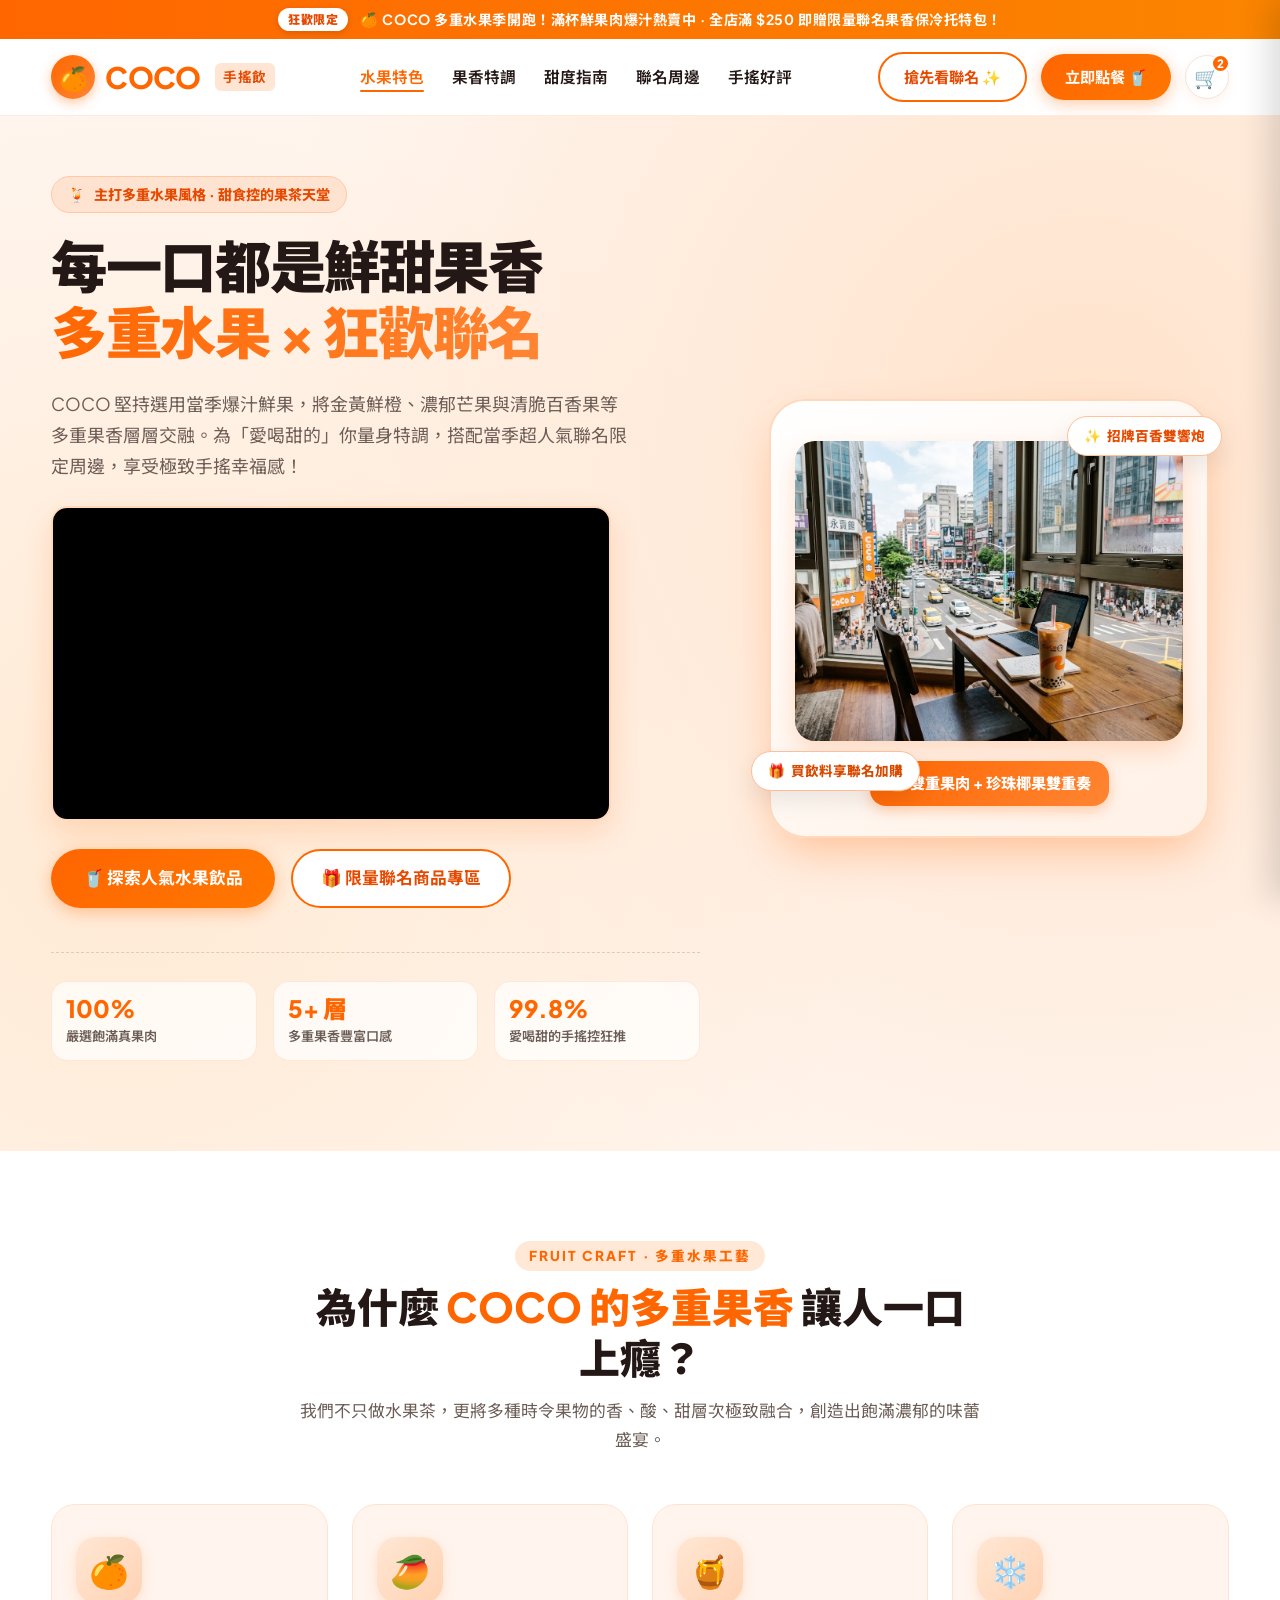
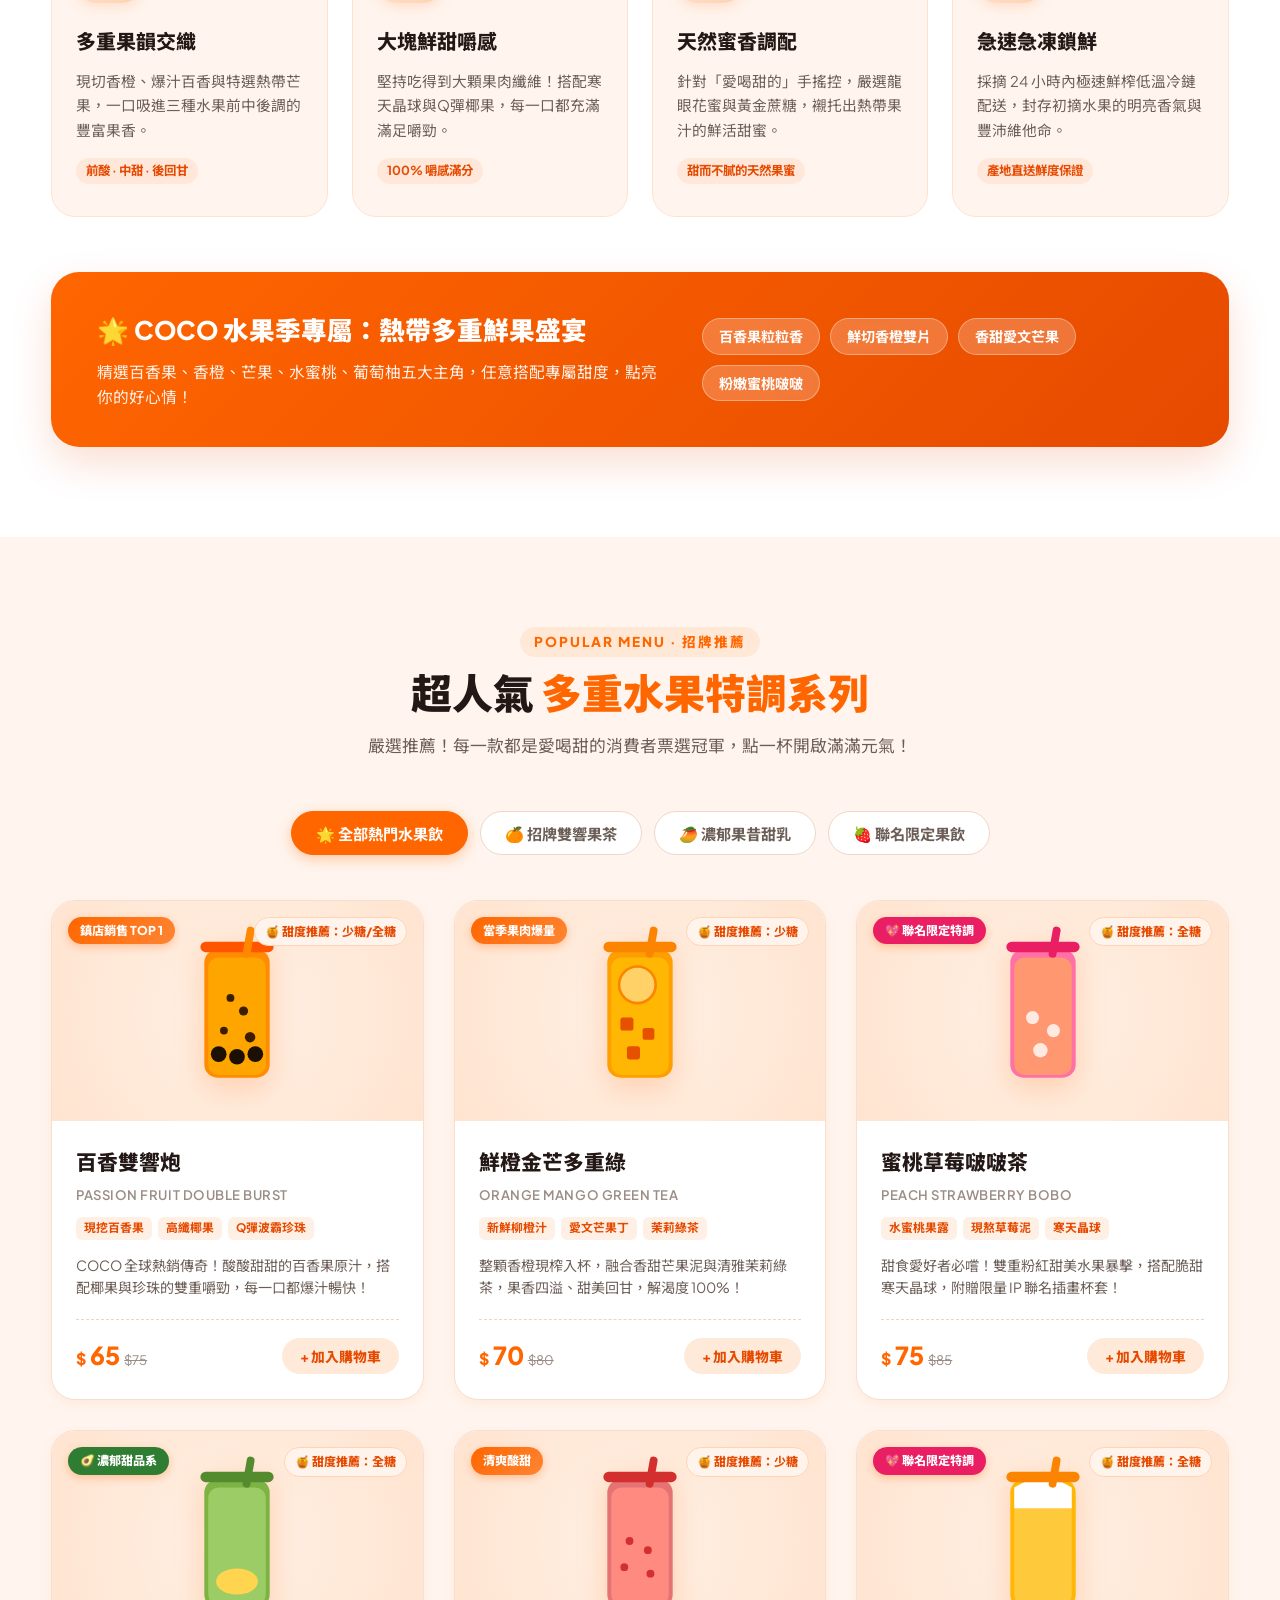
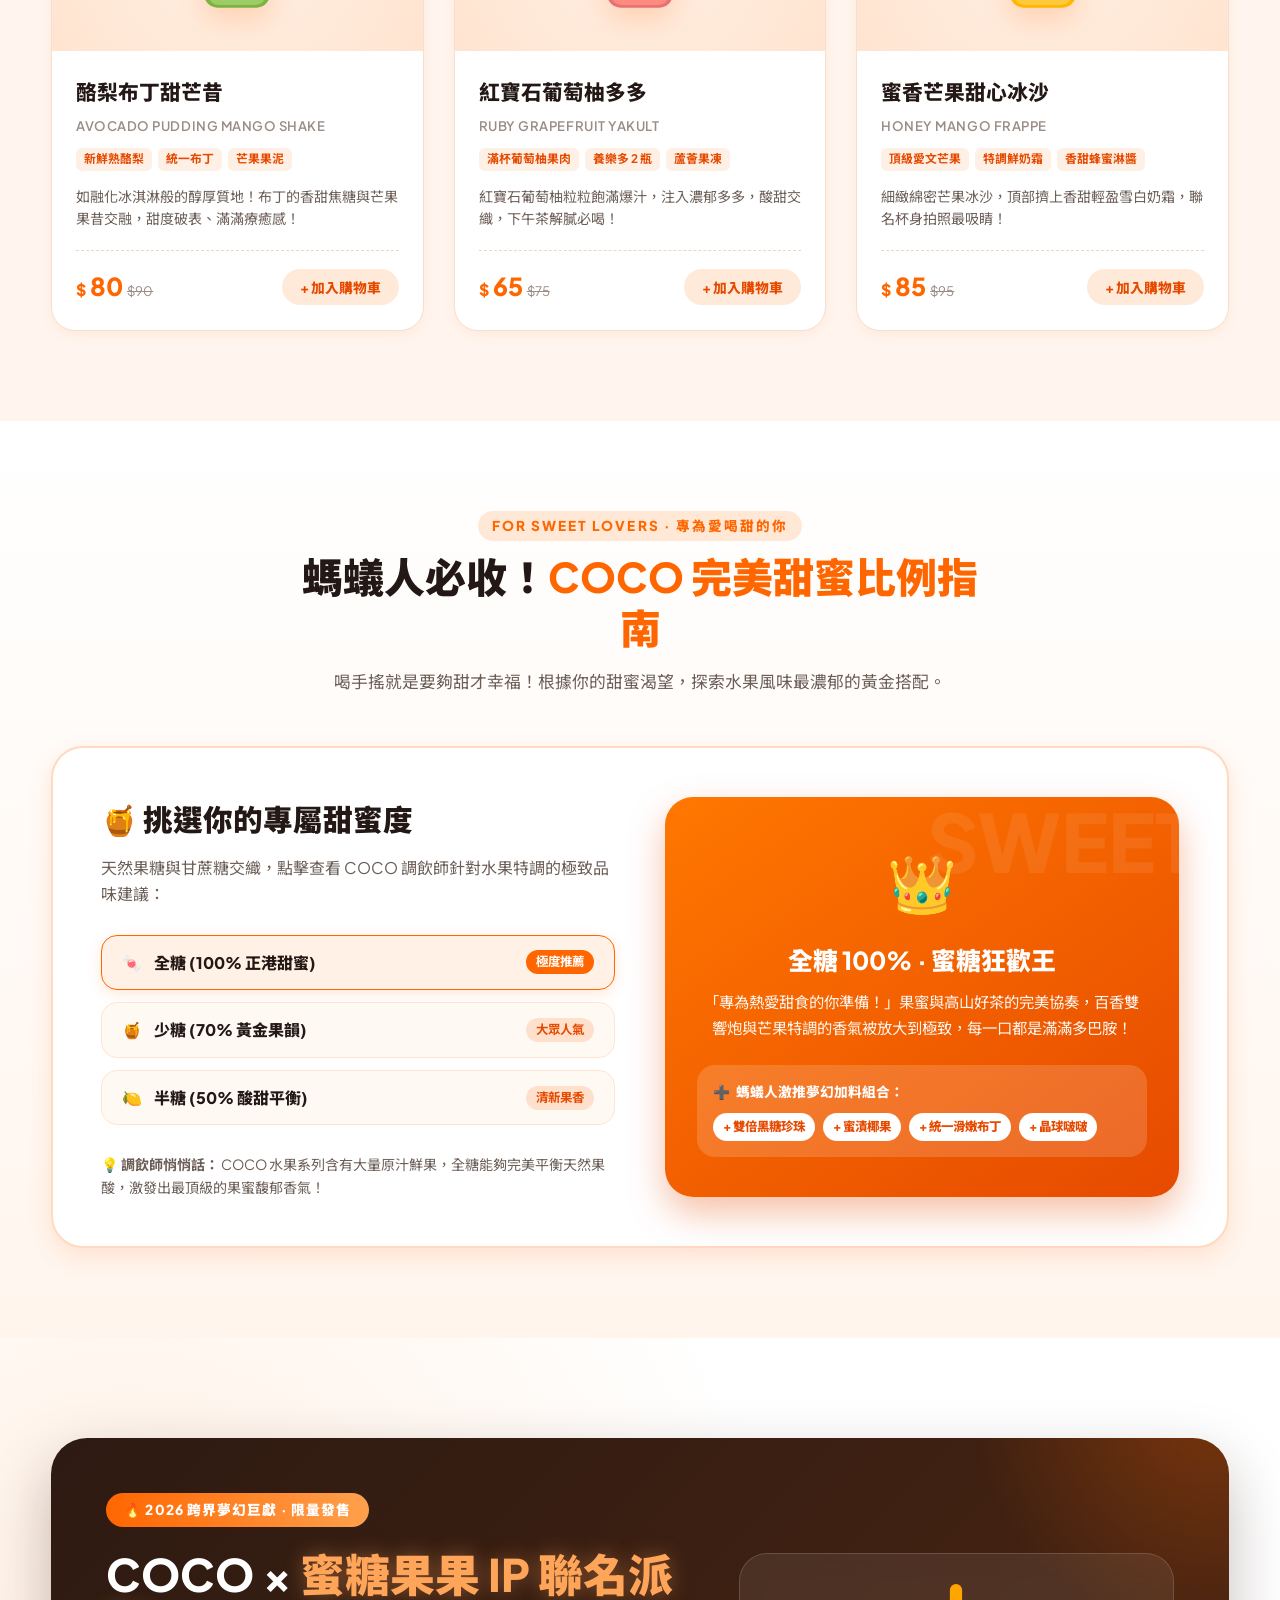
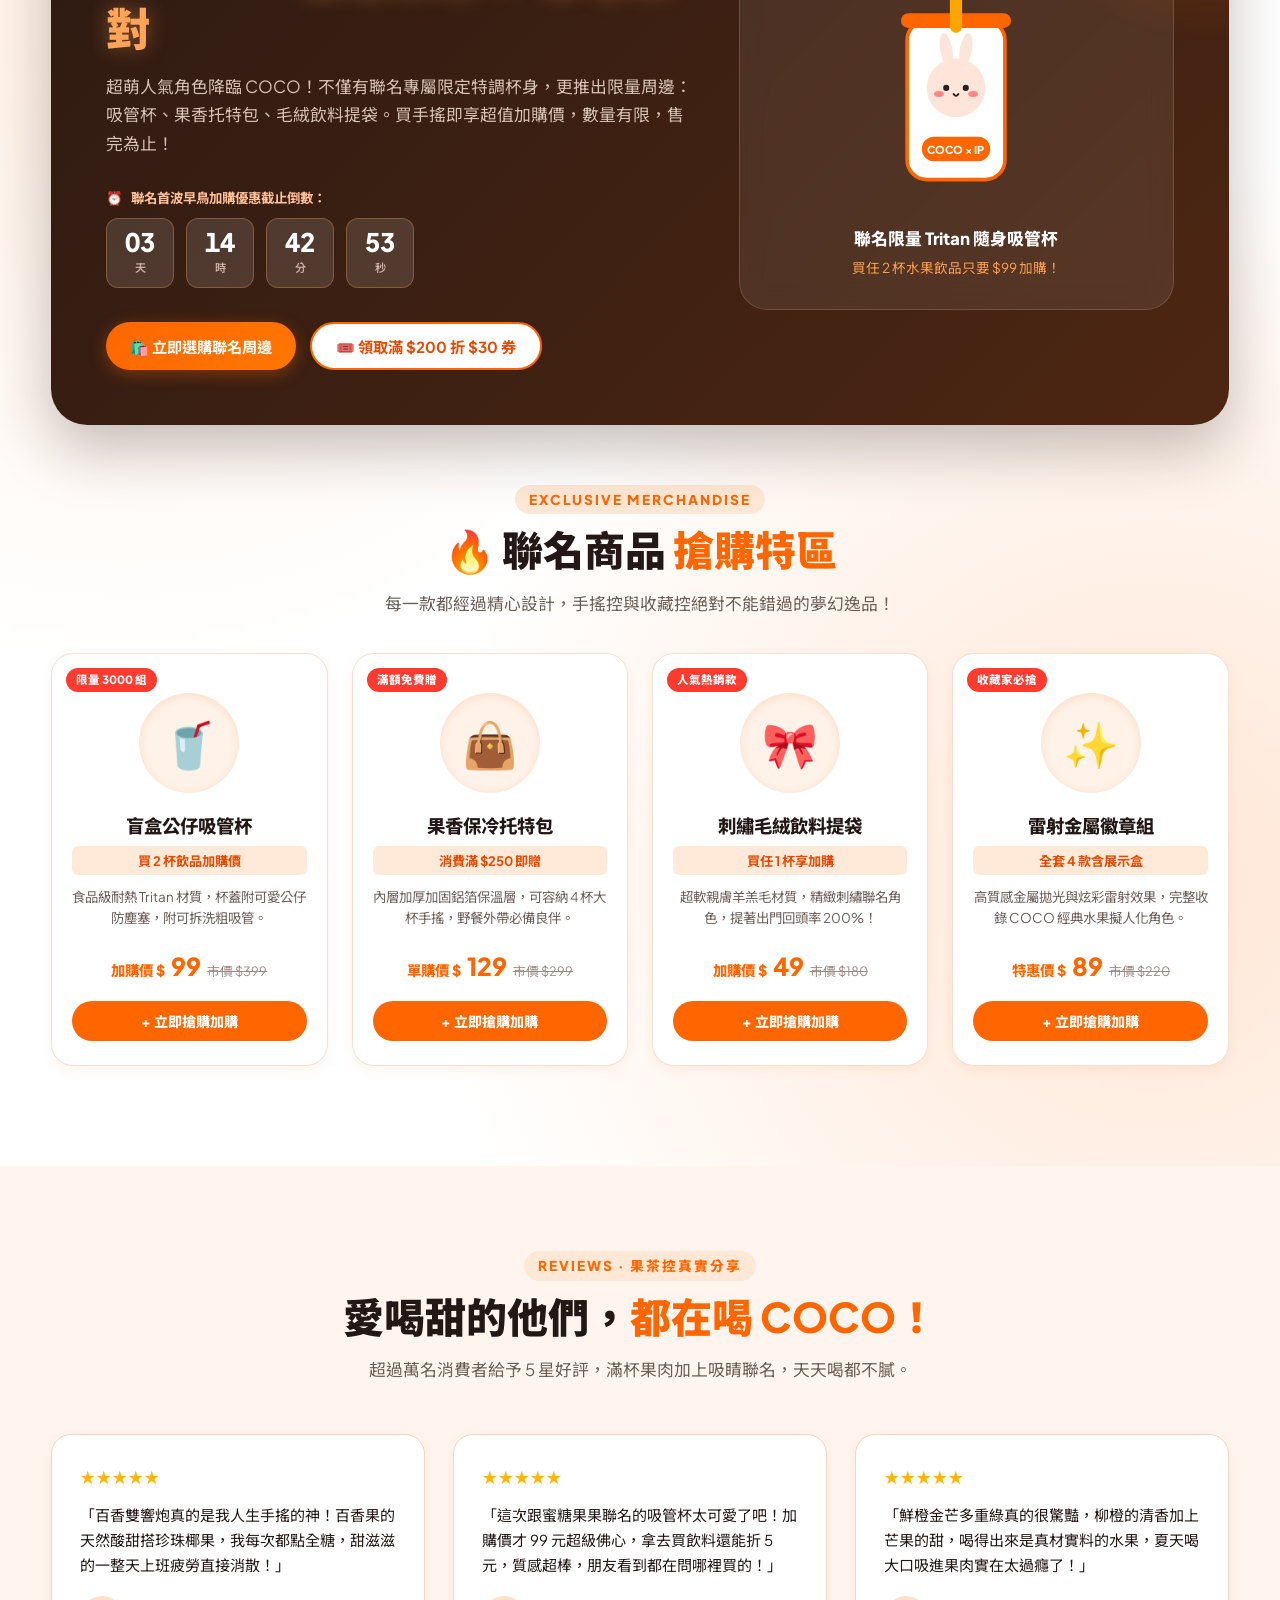
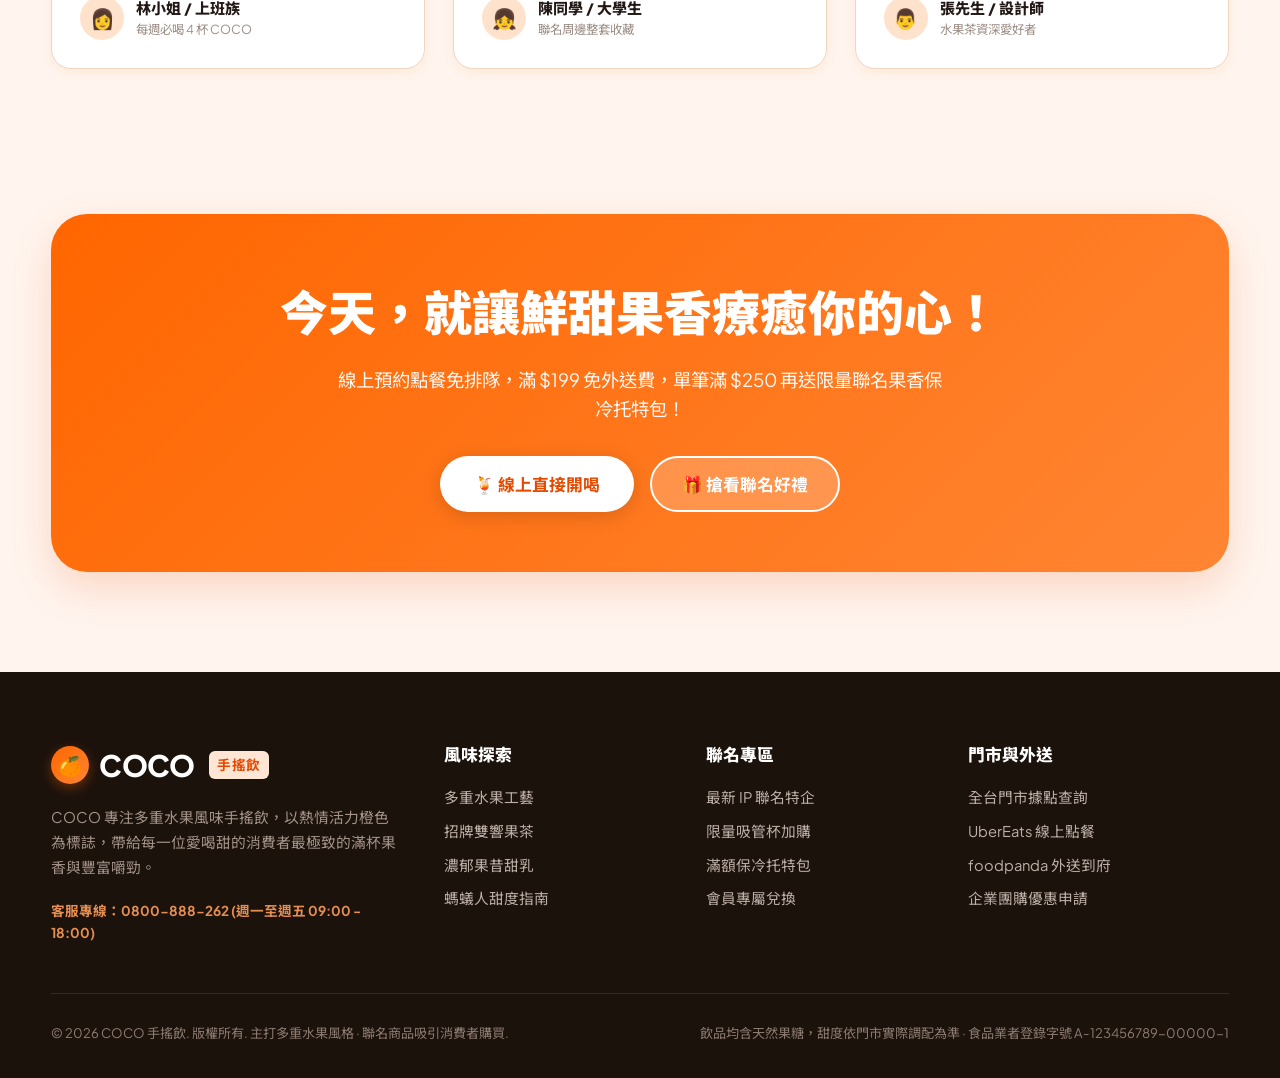
<file: onepage2/index.html>
<!DOCTYPE html>
<html lang="zh-Hant">
<head>
  <meta charset="UTF-8">
  <meta name="viewport" content="width=device-width, initial-scale=1.0">
  <meta name="description" content="COCO手搖飲官方品牌網站 - 主打多重水果風格飲品，專為愛喝甜的你調配的果香手搖！超人氣限定IP聯名商品熱烈開賣中，滿杯真果粒，口口酸甜爆汁！">
  <title>COCO 手搖飲｜多重鮮果風格 · 甜蜜聯名大賞</title>
  
  <!-- Google Fonts -->
  <link rel="preconnect" href="https://fonts.googleapis.com">
  <link rel="preconnect" href="https://fonts.gstatic.com" crossorigin>
  <link href="https://fonts.googleapis.com/css2?family=Noto+Sans+TC:wght@400;500;600;700;900&family=Plus+Jakarta+Sans:wght@600;700;800&display=swap" rel="stylesheet">

  <style>
    /* ==========================================================
       CSS 變數系統 - 以橙色 (Orange) 為核心品牌識別色彩
       ========================================================== */
    :root {
      --coco-orange-primary: #FF6600;     /* COCO 經典鮮橙主色 */
      --coco-orange-dark: #E64A00;        /* 焦糖深橙 */
      --coco-orange-light: #FF8533;       /* 亮橙果色 */
      --coco-orange-glow: #FFA04D;        /* 柔光橙 */
      --coco-orange-bg: #FFF5EE;          /* 蜜柑粉白底色 */
      --coco-peach: #FF7E67;              /* 水蜜桃果粉 */
      --coco-yellow: #FFB703;             /* 芒果金黃 */
      --coco-amber: #FB8500;              /* 暖琥珀色 */
      
      --text-main: #231815;               /* 主文字深褐黑 */
      --text-muted: #6C5E57;              /* 次要文字 */
      --text-light: #9B8D85;              /* 淺灰文字 */
      --bg-white: #FFFFFF;
      --bg-card: #FFFFFF;
      --border-soft: #F2E3DA;             /* 柔和暖色外框 */
      
      --radius-sm: 8px;
      --radius-md: 16px;
      --radius-lg: 24px;
      --radius-pill: 9999px;
      
      --shadow-sm: 0 4px 12px rgba(255, 102, 0, 0.08);
      --shadow-md: 0 8px 24px rgba(255, 102, 0, 0.14);
      --shadow-lg: 0 16px 40px rgba(230, 74, 0, 0.18);
      --shadow-float: 0 20px 45px -10px rgba(255, 102, 0, 0.35);

      --transition-fast: 0.2s cubic-bezier(0.16, 1, 0.3, 1);
      --transition-normal: 0.35s cubic-bezier(0.16, 1, 0.3, 1);
    }

    * {
      box-sizing: border-box;
      margin: 0;
      padding: 0;
    }

    html {
      scroll-behavior: smooth;
      font-size: 16px;
    }

    body {
      font-family: 'Plus Jakarta Sans', 'Noto Sans TC', sans-serif;
      color: var(--text-main);
      background-color: var(--coco-orange-bg);
      line-height: 1.6;
      -webkit-font-smoothing: antialiased;
      overflow-x: hidden;
    }

    a {
      text-decoration: none;
      color: inherit;
    }

    button {
      font-family: inherit;
      cursor: pointer;
      border: none;
      background: none;
    }

    img {
      max-width: 100%;
      height: auto;
      display: block;
    }

    .container {
      width: min(1200px, 92%);
      margin-inline: auto;
    }

    /* 頂部通知條 */
    .promo-topbar {
      background: linear-gradient(90deg, #FF6600, #FB8500, #FF6600);
      background-size: 200% auto;
      animation: gradientShift 6s ease infinite;
      color: #fff;
      font-size: 0.88rem;
      font-weight: 700;
      text-align: center;
      padding: 8px 16px;
      letter-spacing: 0.04em;
      display: flex;
      justify-content: center;
      align-items: center;
      gap: 12px;
    }
    .promo-topbar .badge-glow {
      background: #FFF;
      color: var(--coco-orange-dark);
      padding: 2px 10px;
      border-radius: var(--radius-pill);
      font-size: 0.75rem;
      font-weight: 900;
      box-shadow: 0 2px 6px rgba(0,0,0,0.15);
    }

    @keyframes gradientShift {
      0% { background-position: 0% 50%; }
      50% { background-position: 100% 50%; }
      100% { background-position: 0% 50%; }
    }

    /* 導覽列 */
    .site-header {
      position: sticky;
      top: 0;
      z-index: 100;
      background: rgba(255, 255, 255, 0.95);
      backdrop-filter: blur(14px);
      -webkit-backdrop-filter: blur(14px);
      border-bottom: 1px solid rgba(255, 102, 0, 0.12);
      transition: var(--transition-normal);
    }
    .nav-container {
      display: flex;
      justify-content: space-between;
      align-items: center;
      height: 76px;
    }
    .brand-logo {
      display: flex;
      align-items: center;
      gap: 10px;
      font-weight: 900;
      font-size: 1.85rem;
      color: var(--coco-orange-primary);
      letter-spacing: -0.02em;
    }
    .brand-logo .logo-circle {
      width: 44px;
      height: 44px;
      background: linear-gradient(135deg, var(--coco-orange-primary), #FF8533);
      color: #fff;
      border-radius: 50%;
      display: flex;
      align-items: center;
      justify-content: center;
      font-size: 1.45rem;
      box-shadow: 0 4px 12px rgba(255, 102, 0, 0.35);
    }
    .brand-logo .subtext {
      font-size: 0.85rem;
      font-weight: 700;
      background: #FFE5D4;
      color: var(--coco-orange-dark);
      padding: 3px 8px;
      border-radius: 6px;
      letter-spacing: 0.05em;
      margin-left: 4px;
    }

    .nav-links {
      display: flex;
      align-items: center;
      gap: 28px;
      list-style: none;
    }
    .nav-links a {
      font-size: 0.98rem;
      font-weight: 600;
      color: var(--text-main);
      transition: var(--transition-fast);
      position: relative;
      padding: 6px 0;
    }
    .nav-links a:hover,
    .nav-links a.active {
      color: var(--coco-orange-primary);
    }
    .nav-links a::after {
      content: '';
      position: absolute;
      bottom: 0;
      left: 50%;
      width: 0%;
      height: 2.5px;
      background: var(--coco-orange-primary);
      transition: var(--transition-fast);
      border-radius: 2px;
      transform: translateX(-50%);
    }
    .nav-links a:hover::after,
    .nav-links a.active::after {
      width: 100%;
    }

    .nav-actions {
      display: flex;
      align-items: center;
      gap: 14px;
    }
    .btn {
      display: inline-flex;
      align-items: center;
      justify-content: center;
      gap: 8px;
      padding: 11px 24px;
      border-radius: var(--radius-pill);
      font-size: 0.95rem;
      font-weight: 700;
      transition: var(--transition-normal);
      cursor: pointer;
    }
    .btn-primary {
      background: linear-gradient(135deg, var(--coco-orange-primary), #FF7700);
      color: #fff;
      box-shadow: 0 4px 16px rgba(255, 102, 0, 0.35);
    }
    .btn-primary:hover {
      background: linear-gradient(135deg, var(--coco-orange-dark), var(--coco-orange-primary));
      transform: translateY(-2px);
      box-shadow: 0 8px 22px rgba(255, 102, 0, 0.45);
    }
    .btn-collab {
      background: #FFF;
      color: var(--coco-orange-dark);
      border: 2px solid var(--coco-orange-primary);
    }
    .btn-collab:hover {
      background: #FFEAD9;
      transform: translateY(-2px);
    }

    .cart-trigger {
      position: relative;
      background: #FFF;
      border: 1px solid var(--border-soft);
      width: 44px;
      height: 44px;
      border-radius: 50%;
      display: flex;
      align-items: center;
      justify-content: center;
      font-size: 1.25rem;
      cursor: pointer;
      box-shadow: var(--shadow-sm);
      transition: var(--transition-fast);
    }
    .cart-trigger:hover {
      border-color: var(--coco-orange-primary);
      transform: scale(1.05);
    }
    .cart-badge {
      position: absolute;
      top: -2px;
      right: -2px;
      background: var(--coco-orange-primary);
      color: #FFF;
      font-size: 0.72rem;
      font-weight: 800;
      width: 19px;
      height: 19px;
      border-radius: 50%;
      display: flex;
      align-items: center;
      justify-content: center;
      border: 2px solid #FFF;
    }

    /* Hero 巨幕區塊 */
    .hero-section {
      position: relative;
      padding: 60px 0 90px;
      background: radial-gradient(circle at 85% 30%, #FFE3CC 0%, rgba(255, 245, 238, 0) 65%),
                  radial-gradient(circle at 10% 70%, #FFEAD4 0%, rgba(255, 245, 238, 0) 55%),
                  var(--coco-orange-bg);
      overflow: hidden;
    }
    .hero-layout {
      display: grid;
      grid-template-columns: 1.15fr 0.85fr;
      align-items: center;
      gap: 50px;
    }
    .hero-content {
      position: relative;
      z-index: 2;
    }
    .hero-tag {
      display: inline-flex;
      align-items: center;
      gap: 8px;
      padding: 6px 16px;
      background: #FFE3D1;
      border: 1px solid #FFC9A3;
      border-radius: var(--radius-pill);
      color: var(--coco-orange-dark);
      font-size: 0.88rem;
      font-weight: 800;
      margin-bottom: 20px;
    }
    .hero-tag span {
      animation: pulse 1.8s infinite;
    }
    @keyframes pulse {
      0%, 100% { transform: scale(1); }
      50% { transform: scale(1.2); }
    }
    .hero-title {
      font-size: clamp(2.3rem, 4.4vw, 3.8rem);
      font-weight: 900;
      line-height: 1.18;
      color: var(--text-main);
      margin-bottom: 22px;
      letter-spacing: -0.025em;
    }
    .hero-title .highlight {
      background: linear-gradient(120deg, var(--coco-orange-primary), #FF8533);
      -webkit-background-clip: text;
      -webkit-text-fill-color: transparent;
      display: inline-block;
    }
    .hero-desc {
      font-size: 1.12rem;
      color: var(--text-muted);
      line-height: 1.75;
      margin-bottom: 24px;
      max-width: 580px;
    }
    .hero-video-box {
      width: 100%;
      max-width: 560px;
      margin: 20px 0 28px;
      border-radius: var(--radius-md);
      overflow: hidden;
      box-shadow: 0 12px 30px rgba(255, 102, 0, 0.16);
      border: 2px solid #FFD9BD;
      background: #000;
      position: relative;
      aspect-ratio: 16 / 9;
    }
    .hero-video-box iframe {
      width: 100%;
      height: 100%;
      display: block;
      border: none;
    }
    .hero-buttons {
      display: flex;
      flex-wrap: wrap;
      gap: 16px;
      margin-bottom: 44px;
    }
    .hero-highlights {
      display: grid;
      grid-template-columns: repeat(3, 1fr);
      gap: 16px;
      padding-top: 28px;
      border-top: 1px dashed #E6C8B5;
    }
    .highlight-card {
      background: rgba(255, 255, 255, 0.7);
      padding: 12px 14px;
      border-radius: var(--radius-md);
      border: 1px solid rgba(255, 102, 0, 0.12);
    }
    .highlight-card .stat {
      font-size: 1.5rem;
      font-weight: 900;
      color: var(--coco-orange-primary);
      display: block;
      line-height: 1.2;
    }
    .highlight-card .label {
      font-size: 0.82rem;
      font-weight: 600;
      color: var(--text-muted);
    }

    /* Hero 右側互動式杯裝水果視覺 */
    .hero-visual {
      position: relative;
      display: flex;
      justify-content: center;
      align-items: center;
    }
    .cup-card-main {
      width: 100%;
      max-width: 440px;
      background: linear-gradient(145deg, #FFFFFF, #FFF1E6);
      border: 2px solid #FFD9BD;
      border-radius: 36px;
      padding: 30px 24px;
      box-shadow: var(--shadow-float);
      position: relative;
      text-align: center;
      display: flex;
      flex-direction: column;
      align-items: center;
    }
    .hero-image-container {
      width: 400px;
      max-width: 100%;
      height: 300px;
      margin: 10px auto 20px;
      border-radius: 20px;
      overflow: hidden;
      box-shadow: 0 10px 25px rgba(255, 102, 0, 0.2);
    }
    .hero-photo-img {
      width: 100%;
      height: 100%;
      object-fit: cover;
      display: block;
      transition: transform 0.4s ease;
    }
    .hero-photo-img:hover {
      transform: scale(1.03);
    }
    .cup-illustration {
      width: 220px;
      height: 290px;
      margin: 0 auto 20px;
      position: relative;
      display: flex;
      align-items: center;
      justify-content: center;
    }
    .drink-art {
      width: 100%;
      height: 100%;
      filter: drop-shadow(0 14px 20px rgba(255, 102, 0, 0.25));
      animation: floatCup 4s ease-in-out infinite alternate;
    }
    @keyframes floatCup {
      0% { transform: translateY(0px) rotate(-1deg); }
      100% { transform: translateY(-12px) rotate(1.5deg); }
    }
    .floating-pill {
      position: absolute;
      background: #FFFFFF;
      padding: 8px 16px;
      border-radius: var(--radius-pill);
      font-size: 0.85rem;
      font-weight: 800;
      box-shadow: 0 10px 24px rgba(0, 0, 0, 0.08);
      display: flex;
      align-items: center;
      gap: 6px;
      z-index: 5;
    }
    .pill-1 {
      top: 15px;
      right: -15px;
      color: var(--coco-orange-dark);
      border: 1.5px solid #FFC299;
      animation: floatPill1 3.5s ease-in-out infinite alternate;
    }
    .pill-2 {
      bottom: 45px;
      left: -20px;
      color: #D84A00;
      border: 1.5px solid #FFBD99;
      animation: floatPill2 4s ease-in-out infinite alternate;
    }
    @keyframes floatPill1 {
      0% { transform: translateY(0); }
      100% { transform: translateY(-8px); }
    }
    @keyframes floatPill2 {
      0% { transform: translateY(0); }
      100% { transform: translateY(8px); }
    }
    .cup-info-badge {
      background: linear-gradient(135deg, var(--coco-orange-primary), #FF8533);
      color: #fff;
      padding: 10px 18px;
      border-radius: var(--radius-md);
      display: inline-block;
      font-weight: 800;
      font-size: 0.95rem;
      box-shadow: 0 4px 14px rgba(255, 102, 0, 0.3);
    }

    /* 區塊標題公用樣式 */
    .section-header {
      text-align: center;
      max-width: 680px;
      margin: 0 auto 50px;
    }
    .section-eyebrow {
      display: inline-flex;
      align-items: center;
      gap: 8px;
      color: var(--coco-orange-primary);
      font-size: 0.85rem;
      font-weight: 800;
      text-transform: uppercase;
      letter-spacing: 0.15em;
      margin-bottom: 10px;
      background: #FFE8D6;
      padding: 4px 14px;
      border-radius: var(--radius-pill);
    }
    .section-title {
      font-size: clamp(1.9rem, 3.2vw, 2.6rem);
      font-weight: 900;
      color: var(--text-main);
      margin-bottom: 14px;
      line-height: 1.25;
    }
    .section-title span {
      color: var(--coco-orange-primary);
    }
    .section-sub {
      color: var(--text-muted);
      font-size: 1.05rem;
      line-height: 1.7;
    }

    /* 品牌風格區塊 (主打多重水果風格) */
    .brand-style-section {
      padding: 90px 0;
      background: #FFFFFF;
      position: relative;
    }
    .fruit-features-grid {
      display: grid;
      grid-template-columns: repeat(4, 1fr);
      gap: 24px;
    }
    .feature-card {
      background: var(--coco-orange-bg);
      border-radius: var(--radius-lg);
      padding: 32px 24px;
      border: 1px solid #FFE3D1;
      transition: var(--transition-normal);
      position: relative;
      overflow: hidden;
    }
    .feature-card:hover {
      transform: translateY(-8px);
      box-shadow: var(--shadow-md);
      border-color: var(--coco-orange-primary);
      background: #FFF;
    }
    .feature-icon-wrapper {
      width: 66px;
      height: 66px;
      border-radius: 20px;
      background: linear-gradient(135deg, #FFE7D4, #FFD2B3);
      display: flex;
      align-items: center;
      justify-content: center;
      font-size: 2rem;
      margin-bottom: 22px;
      box-shadow: 0 4px 14px rgba(255, 102, 0, 0.15);
      transition: var(--transition-fast);
    }
    .feature-card:hover .feature-icon-wrapper {
      background: linear-gradient(135deg, var(--coco-orange-primary), #FF8533);
      color: #fff;
      transform: rotate(5deg) scale(1.08);
    }
    .feature-card h3 {
      font-size: 1.25rem;
      font-weight: 800;
      margin-bottom: 12px;
      color: var(--text-main);
    }
    .feature-card p {
      font-size: 0.92rem;
      color: var(--text-muted);
      line-height: 1.65;
    }
    .feature-tag {
      display: inline-block;
      margin-top: 16px;
      font-size: 0.78rem;
      font-weight: 700;
      color: var(--coco-orange-dark);
      background: #FFE8DA;
      padding: 3px 10px;
      border-radius: var(--radius-pill);
    }

    /* 多重水果風味輪 (Flavor Wheel Banner) */
    .fruit-banner {
      margin-top: 55px;
      background: linear-gradient(135deg, #FF6600, #E64A00);
      border-radius: 28px;
      padding: 38px 46px;
      color: #fff;
      display: flex;
      align-items: center;
      justify-content: space-between;
      gap: 30px;
      box-shadow: var(--shadow-lg);
    }
    .fruit-banner-text h4 {
      font-size: 1.6rem;
      font-weight: 900;
      margin-bottom: 8px;
    }
    .fruit-banner-text p {
      font-size: 0.98rem;
      opacity: 0.92;
      max-width: 600px;
    }
    .fruit-tags-row {
      display: flex;
      flex-wrap: wrap;
      gap: 10px;
    }
    .fruit-pill-item {
      background: rgba(255, 255, 255, 0.22);
      backdrop-filter: blur(8px);
      padding: 6px 16px;
      border-radius: var(--radius-pill);
      font-size: 0.88rem;
      font-weight: 700;
      border: 1px solid rgba(255, 255, 255, 0.35);
    }

    /* 產品菜單區塊 (多重水果風格飲品) */
    .menu-section {
      padding: 90px 0;
      background: var(--coco-orange-bg);
    }
    .menu-tabs {
      display: flex;
      justify-content: center;
      flex-wrap: wrap;
      gap: 12px;
      margin-bottom: 45px;
    }
    .tab-btn {
      padding: 10px 24px;
      border-radius: var(--radius-pill);
      font-size: 0.95rem;
      font-weight: 700;
      background: #FFFFFF;
      color: var(--text-muted);
      border: 1.5px solid #EED7C8;
      transition: var(--transition-fast);
      display: flex;
      align-items: center;
      gap: 8px;
    }
    .tab-btn:hover {
      border-color: var(--coco-orange-primary);
      color: var(--coco-orange-primary);
    }
    .tab-btn.active {
      background: var(--coco-orange-primary);
      color: #FFFFFF;
      border-color: var(--coco-orange-primary);
      box-shadow: 0 4px 14px rgba(255, 102, 0, 0.32);
    }

    .drink-grid {
      display: grid;
      grid-template-columns: repeat(3, 1fr);
      gap: 30px;
    }
    .drink-card {
      background: #FFFFFF;
      border-radius: var(--radius-lg);
      border: 1.5px solid #F5DFD0;
      overflow: hidden;
      display: flex;
      flex-direction: column;
      box-shadow: var(--shadow-sm);
      transition: var(--transition-normal);
      position: relative;
    }
    .drink-card:hover {
      transform: translateY(-8px);
      box-shadow: var(--shadow-md);
      border-color: var(--coco-orange-primary);
    }
    .card-badge {
      position: absolute;
      top: 16px;
      left: 16px;
      background: linear-gradient(135deg, var(--coco-orange-primary), #FF8533);
      color: #fff;
      font-size: 0.76rem;
      font-weight: 800;
      padding: 4px 12px;
      border-radius: var(--radius-pill);
      z-index: 3;
      box-shadow: 0 3px 8px rgba(255, 102, 0, 0.3);
    }
    .card-sweetness {
      position: absolute;
      top: 16px;
      right: 16px;
      background: #FFF4EC;
      color: var(--coco-orange-dark);
      font-size: 0.75rem;
      font-weight: 800;
      padding: 4px 10px;
      border-radius: var(--radius-pill);
      border: 1px solid #FFD3B5;
      z-index: 3;
    }
    .drink-image-box {
      height: 220px;
      background: radial-gradient(circle, #FFF0E4 0%, #FFE4D0 100%);
      display: flex;
      align-items: center;
      justify-content: center;
      position: relative;
      overflow: hidden;
    }
    .drink-visual-svg {
      width: 140px;
      height: 170px;
      filter: drop-shadow(0 10px 15px rgba(255, 102, 0, 0.22));
      transition: transform 0.4s ease;
    }
    .drink-card:hover .drink-visual-svg {
      transform: scale(1.08) rotate(2deg);
    }

    .drink-body {
      padding: 24px;
      display: flex;
      flex-direction: column;
      flex-grow: 1;
    }
    .drink-title {
      font-size: 1.3rem;
      font-weight: 800;
      color: var(--text-main);
      margin-bottom: 6px;
    }
    .drink-en {
      font-size: 0.82rem;
      font-weight: 600;
      color: var(--text-light);
      margin-bottom: 12px;
      text-transform: uppercase;
      letter-spacing: 0.04em;
    }
    .drink-ingredients {
      display: flex;
      flex-wrap: wrap;
      gap: 6px;
      margin-bottom: 14px;
    }
    .ingredient-tag {
      font-size: 0.74rem;
      background: #FFF0E5;
      color: var(--coco-orange-dark);
      padding: 2px 8px;
      border-radius: 6px;
      font-weight: 700;
    }
    .drink-desc {
      font-size: 0.88rem;
      color: var(--text-muted);
      line-height: 1.6;
      margin-bottom: 20px;
      flex-grow: 1;
    }
    .drink-footer {
      display: flex;
      align-items: center;
      justify-content: space-between;
      padding-top: 16px;
      border-top: 1px dashed #F0D4C2;
    }
    .price-box {
      display: flex;
      align-items: baseline;
      gap: 4px;
    }
    .price-symbol {
      color: var(--coco-orange-primary);
      font-size: 1rem;
      font-weight: 800;
    }
    .price-num {
      color: var(--coco-orange-primary);
      font-size: 1.55rem;
      font-weight: 900;
    }
    .price-origin {
      color: var(--text-light);
      font-size: 0.82rem;
      text-decoration: line-through;
    }
    .btn-add-drink {
      background: #FFEAD9;
      color: var(--coco-orange-dark);
      padding: 8px 18px;
      border-radius: var(--radius-pill);
      font-size: 0.86rem;
      font-weight: 800;
      transition: var(--transition-fast);
      display: inline-flex;
      align-items: center;
      gap: 6px;
    }
    .btn-add-drink:hover {
      background: var(--coco-orange-primary);
      color: #FFF;
      box-shadow: 0 4px 12px rgba(255, 102, 0, 0.35);
    }

    /* 甜蜜專屬區塊 (目標受眾：愛喝甜的) */
    .sweet-paradise-section {
      padding: 90px 0;
      background: linear-gradient(180deg, #FFFFFF 0%, #FFF5ED 100%);
      position: relative;
    }
    .sweet-interactive-box {
      background: #FFFFFF;
      border-radius: 32px;
      border: 2px solid #FFD9C0;
      box-shadow: var(--shadow-md);
      padding: 48px;
      display: grid;
      grid-template-columns: 1fr 1fr;
      gap: 50px;
      align-items: center;
    }
    .sugar-guide h3 {
      font-size: 1.85rem;
      font-weight: 900;
      margin-bottom: 12px;
      color: var(--text-main);
    }
    .sugar-guide p {
      color: var(--text-muted);
      margin-bottom: 28px;
      font-size: 1rem;
    }
    .sugar-levels-selector {
      display: flex;
      flex-direction: column;
      gap: 12px;
      margin-bottom: 28px;
    }
    .sugar-option {
      display: flex;
      align-items: center;
      justify-content: space-between;
      padding: 14px 20px;
      border-radius: var(--radius-md);
      background: #FFF9F4;
      border: 1.5px solid #FFE4D1;
      cursor: pointer;
      transition: var(--transition-fast);
    }
    .sugar-option:hover {
      border-color: var(--coco-orange-primary);
    }
    .sugar-option.active {
      background: #FFF1E5;
      border-color: var(--coco-orange-primary);
      box-shadow: 0 4px 14px rgba(255, 102, 0, 0.15);
    }
    .sugar-option-title {
      display: flex;
      align-items: center;
      gap: 12px;
      font-weight: 800;
      font-size: 1rem;
      color: var(--text-main);
    }
    .sugar-option-badge {
      font-size: 0.78rem;
      padding: 2px 10px;
      border-radius: var(--radius-pill);
      font-weight: 700;
    }
    .badge-sweet-lover {
      background: #FF6600;
      color: #fff;
    }
    .badge-sweet-normal {
      background: #FFE0CC;
      color: var(--coco-orange-dark);
    }

    .sweet-display-card {
      background: linear-gradient(145deg, #FF7700, #E64A00);
      color: #fff;
      border-radius: 28px;
      padding: 40px 32px;
      text-align: center;
      position: relative;
      overflow: hidden;
      box-shadow: 0 16px 36px rgba(230, 74, 0, 0.35);
    }
    .sweet-display-card::before {
      content: 'SWEET';
      position: absolute;
      top: -20px;
      right: -20px;
      font-size: 5rem;
      font-weight: 900;
      color: rgba(255, 255, 255, 0.08);
      pointer-events: none;
    }
    .sweet-meter-icon {
      font-size: 3.5rem;
      margin-bottom: 14px;
      animation: bounce 2s infinite;
    }
    @keyframes bounce {
      0%, 100% { transform: translateY(0); }
      50% { transform: translateY(-8px); }
    }
    .sweet-recommend-title {
      font-size: 1.55rem;
      font-weight: 900;
      margin-bottom: 8px;
    }
    .sweet-recommend-desc {
      font-size: 0.96rem;
      line-height: 1.7;
      opacity: 0.95;
      margin-bottom: 24px;
    }
    .toppings-wrapper {
      background: rgba(255, 255, 255, 0.16);
      border-radius: 18px;
      padding: 16px;
      text-align: left;
    }
    .toppings-title {
      font-size: 0.86rem;
      font-weight: 800;
      margin-bottom: 10px;
      display: flex;
      align-items: center;
      gap: 6px;
    }
    .toppings-chips {
      display: flex;
      flex-wrap: wrap;
      gap: 8px;
    }
    .chip {
      background: #FFF;
      color: var(--coco-orange-dark);
      font-size: 0.78rem;
      font-weight: 800;
      padding: 4px 10px;
      border-radius: var(--radius-pill);
    }

    /* 聯名商品專區 (功能：聯名商品吸引消費者購買) */
    .collab-section {
      padding: 100px 0;
      background: radial-gradient(circle at 10% 20%, #FFF0E4 0%, transparent 40%),
                  radial-gradient(circle at 90% 80%, #FFE6D5 0%, transparent 45%),
                  #FFFFFF;
      position: relative;
    }
    .collab-hero-card {
      background: linear-gradient(135deg, #2D1A12 0%, #4D2612 100%);
      color: #fff;
      border-radius: 36px;
      padding: 55px;
      display: grid;
      grid-template-columns: 1.15fr 0.85fr;
      gap: 45px;
      align-items: center;
      position: relative;
      overflow: hidden;
      box-shadow: 0 24px 60px rgba(45, 26, 18, 0.28);
      margin-bottom: 60px;
    }
    .collab-hero-card::after {
      content: '';
      position: absolute;
      top: -50%;
      right: -20%;
      width: 500px;
      height: 500px;
      background: radial-gradient(circle, rgba(255, 102, 0, 0.3) 0%, transparent 70%);
      pointer-events: none;
    }
    .collab-glow-badge {
      display: inline-flex;
      align-items: center;
      gap: 8px;
      background: linear-gradient(90deg, #FF6600, #FFA04D);
      padding: 6px 18px;
      border-radius: var(--radius-pill);
      font-size: 0.86rem;
      font-weight: 900;
      letter-spacing: 0.08em;
      margin-bottom: 20px;
      text-transform: uppercase;
    }
    .collab-hero-title {
      font-size: clamp(2rem, 3.5vw, 3rem);
      font-weight: 900;
      line-height: 1.2;
      margin-bottom: 18px;
    }
    .collab-hero-title .glow-text {
      color: #FFA559;
      text-shadow: 0 0 20px rgba(255, 165, 89, 0.4);
    }
    .collab-hero-desc {
      font-size: 1.05rem;
      color: #D6C2B4;
      line-height: 1.7;
      margin-bottom: 28px;
    }

    /* 倒數計時器 */
    .countdown-box {
      margin-bottom: 34px;
    }
    .countdown-label {
      font-size: 0.84rem;
      font-weight: 700;
      color: #FFC099;
      margin-bottom: 10px;
      display: flex;
      align-items: center;
      gap: 8px;
    }
    .timer-digits {
      display: flex;
      gap: 12px;
    }
    .time-slot {
      background: rgba(255, 255, 255, 0.12);
      border: 1px solid rgba(255, 165, 89, 0.3);
      border-radius: 12px;
      padding: 10px 14px;
      min-width: 68px;
      text-align: center;
    }
    .time-num {
      font-size: 1.6rem;
      font-weight: 900;
      color: #FFF;
      line-height: 1;
      display: block;
      font-variant-numeric: tabular-nums;
    }
    .time-unit {
      font-size: 0.7rem;
      color: #CDB3A3;
      text-transform: uppercase;
      font-weight: 600;
      margin-top: 4px;
      display: block;
    }

    .collab-visual-box {
      position: relative;
      display: flex;
      justify-content: center;
      align-items: center;
    }
    .collab-merch-showcase {
      width: 100%;
      background: rgba(255, 255, 255, 0.08);
      border: 1px solid rgba(255, 255, 255, 0.15);
      border-radius: 28px;
      padding: 30px;
      text-align: center;
      backdrop-filter: blur(12px);
    }
    .collab-special-svg {
      width: 200px;
      height: 220px;
      margin: 0 auto 16px;
      animation: floatCup 4s ease-in-out infinite alternate;
    }

    /* 聯名周邊商品卡片網格 */
    .merch-grid {
      display: grid;
      grid-template-columns: repeat(4, 1fr);
      gap: 24px;
    }
    .merch-card {
      background: #FFFFFF;
      border-radius: 22px;
      border: 1.5px solid #F5DFD0;
      padding: 24px 20px;
      text-align: center;
      transition: var(--transition-normal);
      display: flex;
      flex-direction: column;
      position: relative;
      box-shadow: var(--shadow-sm);
    }
    .merch-card:hover {
      transform: translateY(-8px);
      box-shadow: var(--shadow-md);
      border-color: var(--coco-orange-primary);
    }
    .merch-tag-limited {
      position: absolute;
      top: 14px;
      left: 14px;
      background: #FF3B30;
      color: #FFF;
      font-size: 0.72rem;
      font-weight: 800;
      padding: 3px 10px;
      border-radius: var(--radius-pill);
    }
    .merch-icon-box {
      width: 100px;
      height: 100px;
      margin: 15px auto 18px;
      background: #FFF2E8;
      border-radius: 50%;
      display: flex;
      align-items: center;
      justify-content: center;
      font-size: 2.8rem;
      box-shadow: inset 0 2px 8px rgba(255, 102, 0, 0.15);
      transition: var(--transition-fast);
    }
    .merch-card:hover .merch-icon-box {
      transform: scale(1.1) rotate(6deg);
      background: #FFE2CC;
    }
    .merch-title {
      font-size: 1.15rem;
      font-weight: 800;
      margin-bottom: 6px;
      color: var(--text-main);
    }
    .merch-condition {
      font-size: 0.82rem;
      color: var(--coco-orange-dark);
      font-weight: 700;
      background: #FFEADA;
      padding: 4px 10px;
      border-radius: 6px;
      margin-bottom: 12px;
      display: inline-block;
    }
    .merch-desc {
      font-size: 0.84rem;
      color: var(--text-muted);
      line-height: 1.55;
      margin-bottom: 18px;
      flex-grow: 1;
    }
    .merch-price-row {
      display: flex;
      align-items: baseline;
      justify-content: center;
      gap: 6px;
      margin-bottom: 14px;
    }
    .merch-add-btn {
      width: 100%;
      background: var(--coco-orange-primary);
      color: #FFF;
      padding: 10px;
      border-radius: var(--radius-pill);
      font-size: 0.88rem;
      font-weight: 800;
      transition: var(--transition-fast);
      display: flex;
      align-items: center;
      justify-content: center;
      gap: 6px;
    }
    .merch-add-btn:hover {
      background: var(--coco-orange-dark);
      box-shadow: 0 4px 14px rgba(255, 102, 0, 0.35);
    }

    /* 顧客口碑推薦區 */
    .review-section {
      padding: 85px 0;
      background: var(--coco-orange-bg);
    }
    .review-grid {
      display: grid;
      grid-template-columns: repeat(3, 1fr);
      gap: 28px;
    }
    .review-card {
      background: #FFFFFF;
      border-radius: 20px;
      padding: 28px;
      border: 1px solid #F0D5C3;
      box-shadow: var(--shadow-sm);
    }
    .review-stars {
      color: #FFB703;
      font-size: 1.1rem;
      margin-bottom: 12px;
    }
    .review-text {
      font-size: 0.94rem;
      color: var(--text-main);
      line-height: 1.65;
      margin-bottom: 18px;
    }
    .reviewer-meta {
      display: flex;
      align-items: center;
      gap: 12px;
    }
    .reviewer-avatar {
      width: 44px;
      height: 44px;
      border-radius: 50%;
      background: #FFE2CC;
      display: flex;
      align-items: center;
      justify-content: center;
      font-size: 1.25rem;
    }
    .reviewer-name {
      font-weight: 800;
      font-size: 0.94rem;
      color: var(--text-main);
    }
    .reviewer-sub {
      font-size: 0.78rem;
      color: var(--text-light);
    }

    /* CTA 促銷大條幅 */
    .cta-banner-section {
      padding: 60px 0 100px;
    }
    .cta-box {
      background: linear-gradient(135deg, #FF6600 0%, #FF8533 100%);
      border-radius: 36px;
      padding: 60px 50px;
      text-align: center;
      color: #fff;
      box-shadow: var(--shadow-lg);
      position: relative;
      overflow: hidden;
    }
    .cta-box h2 {
      font-size: clamp(2rem, 3.8vw, 3rem);
      font-weight: 900;
      margin-bottom: 14px;
    }
    .cta-box p {
      font-size: 1.15rem;
      opacity: 0.95;
      margin-bottom: 32px;
      max-width: 620px;
      margin-inline: auto;
    }
    .cta-buttons {
      display: flex;
      justify-content: center;
      gap: 16px;
      flex-wrap: wrap;
    }
    .btn-light {
      background: #FFFFFF;
      color: var(--coco-orange-dark);
      box-shadow: 0 4px 20px rgba(0, 0, 0, 0.15);
    }
    .btn-light:hover {
      background: #FFF5EE;
      transform: translateY(-2px);
    }

    /* 頁尾 Footer */
    .site-footer {
      background: #1C120C;
      color: #BDB0A8;
      padding: 70px 0 35px;
      font-size: 0.92rem;
    }
    .footer-grid {
      display: grid;
      grid-template-columns: 1.6fr 1fr 1fr 1.2fr;
      gap: 45px;
      margin-bottom: 50px;
    }
    .footer-brand .brand-logo {
      color: #FFF;
      margin-bottom: 16px;
    }
    .footer-brand p {
      line-height: 1.7;
      margin-bottom: 20px;
      color: #A39389;
    }
    .footer-col h5 {
      color: #FFF;
      font-size: 1.05rem;
      font-weight: 800;
      margin-bottom: 18px;
    }
    .footer-links {
      list-style: none;
      display: flex;
      flex-direction: column;
      gap: 10px;
    }
    .footer-links a:hover {
      color: var(--coco-orange-light);
    }
    .footer-bottom {
      border-top: 1px solid rgba(255, 255, 255, 0.1);
      padding-top: 28px;
      display: flex;
      justify-content: space-between;
      align-items: center;
      font-size: 0.82rem;
      color: #8C7B71;
    }

    /* 購物車側邊抽屜 (Drawer) */
    .cart-drawer-overlay {
      position: fixed;
      inset: 0;
      background: rgba(0, 0, 0, 0.5);
      backdrop-filter: blur(4px);
      z-index: 999;
      opacity: 0;
      pointer-events: none;
      transition: var(--transition-normal);
    }
    .cart-drawer-overlay.active {
      opacity: 1;
      pointer-events: auto;
    }
    .cart-drawer {
      position: fixed;
      top: 0;
      right: 0;
      width: min(440px, 100%);
      height: 100%;
      background: #FFF;
      z-index: 1000;
      transform: translateX(100%);
      transition: var(--transition-normal);
      display: flex;
      flex-direction: column;
      box-shadow: -10px 0 30px rgba(0, 0, 0, 0.15);
    }
    .cart-drawer.active {
      transform: translateX(0);
    }
    .drawer-header {
      padding: 22px 24px;
      border-bottom: 1px solid #F0D5C3;
      display: flex;
      align-items: center;
      justify-content: space-between;
    }
    .drawer-header h3 {
      font-size: 1.25rem;
      font-weight: 900;
      color: var(--text-main);
      display: flex;
      align-items: center;
      gap: 8px;
    }
    .btn-close-drawer {
      font-size: 1.4rem;
      color: var(--text-muted);
      cursor: pointer;
    }
    .drawer-body {
      padding: 20px 24px;
      overflow-y: auto;
      flex-grow: 1;
      display: flex;
      flex-direction: column;
      gap: 14px;
    }
    .cart-item {
      display: flex;
      justify-content: space-between;
      align-items: center;
      padding: 12px;
      background: #FFF9F5;
      border-radius: 12px;
      border: 1px solid #FFE3D1;
    }
    .cart-item-name {
      font-weight: 800;
      font-size: 0.94rem;
      color: var(--text-main);
    }
    .cart-item-sub {
      font-size: 0.78rem;
      color: var(--text-light);
    }
    .cart-item-price {
      font-weight: 900;
      color: var(--coco-orange-primary);
    }
    .cart-remove-btn {
      color: #999;
      font-size: 0.8rem;
      cursor: pointer;
      margin-left: 8px;
    }
    .cart-remove-btn:hover {
      color: #FF3B30;
    }
    .drawer-footer {
      padding: 22px 24px;
      border-top: 1px solid #F0D5C3;
      background: #FFFBF8;
    }
    .cart-total-row {
      display: flex;
      justify-content: space-between;
      align-items: center;
      font-size: 1.15rem;
      font-weight: 900;
      margin-bottom: 16px;
    }
    .cart-perk-notice {
      background: #FFEFE5;
      border: 1px dashed var(--coco-orange-primary);
      border-radius: 10px;
      padding: 10px 14px;
      font-size: 0.82rem;
      color: var(--coco-orange-dark);
      font-weight: 700;
      margin-bottom: 16px;
      display: flex;
      align-items: center;
      gap: 6px;
    }

    /* 吐司通知 Toast */
    .toast-notice {
      position: fixed;
      bottom: 30px;
      left: 50%;
      transform: translateX(-50%) translateY(100px);
      background: #1C120C;
      color: #FFF;
      padding: 14px 28px;
      border-radius: var(--radius-pill);
      font-size: 0.92rem;
      font-weight: 800;
      box-shadow: 0 10px 30px rgba(0, 0, 0, 0.25);
      border: 1.5px solid var(--coco-orange-primary);
      display: flex;
      align-items: center;
      gap: 10px;
      z-index: 2000;
      transition: transform 0.4s cubic-bezier(0.16, 1, 0.3, 1), opacity 0.4s;
      opacity: 0;
      pointer-events: none;
    }
    .toast-notice.show {
      transform: translateX(-50%) translateY(0);
      opacity: 1;
    }

    /* 響應式 RWD 斷點設定 */
    @media (max-width: 1024px) {
      .hero-layout {
        grid-template-columns: 1fr;
        text-align: center;
      }
      .hero-desc {
        margin-inline: auto;
      }
      .hero-video-box {
        margin-inline: auto;
      }
      .hero-buttons {
        justify-content: center;
      }
      .hero-highlights {
        max-width: 500px;
        margin-inline: auto;
      }
      .fruit-features-grid,
      .merch-grid {
        grid-template-columns: repeat(2, 1fr);
      }
      .drink-grid {
        grid-template-columns: repeat(2, 1fr);
      }
      .collab-hero-card {
        grid-template-columns: 1fr;
        padding: 40px 30px;
        text-align: center;
      }
      .countdown-label {
        justify-content: center;
      }
      .timer-digits {
        justify-content: center;
      }
      .sweet-interactive-box {
        grid-template-columns: 1fr;
        padding: 36px 24px;
      }
      .footer-grid {
        grid-template-columns: repeat(2, 1fr);
      }
    }

    @media (max-width: 768px) {
      .nav-links {
        display: none;
      }
      .promo-topbar {
        font-size: 0.78rem;
      }
      .fruit-features-grid,
      .merch-grid,
      .drink-grid,
      .review-grid {
        grid-template-columns: 1fr;
      }
      .fruit-banner {
        flex-direction: column;
        padding: 30px 24px;
        text-align: center;
      }
      .fruit-tags-row {
        justify-content: center;
      }
      .footer-grid {
        grid-template-columns: 1fr;
      }
      .footer-bottom {
        flex-direction: column;
        gap: 12px;
        text-align: center;
      }
    }
  </style>
</head>
<body>

  <!-- 頂部快訊跑馬燈 -->
  <div class="promo-topbar">
    <span class="badge-glow">狂歡限定</span>
    <span>🍊 COCO 多重水果季開跑！滿杯鮮果肉爆汁熱賣中 · 全店滿 $250 即贈限量聯名果香保冷托特包！</span>
  </div>

  <!-- 網站 Header 導覽列 -->
  <header class="site-header">
    <div class="container nav-container">
      <!-- 品牌 Logo (COCO 橙色識別) -->
      <a href="#hero" class="brand-logo" aria-label="COCO手搖飲首頁">
        <div class="logo-circle">🍊</div>
        <span>COCO</span>
        <span class="subtext">手搖飲</span>
      </a>

      <!-- 導覽連結 -->
      <nav>
        <ul class="nav-links">
          <li><a href="#fruit-style" class="active">水果特色</a></li>
          <li><a href="#menu">果香特調</a></li>
          <li><a href="#sweet-guide">甜度指南</a></li>
          <li><a href="#collab">聯名周邊</a></li>
          <li><a href="#reviews">手搖好評</a></li>
        </ul>
      </nav>

      <!-- 導覽按鈕群組 -->
      <div class="nav-actions">
        <a href="#collab" class="btn btn-collab">搶先看聯名 ✨</a>
        <a href="#menu" class="btn btn-primary">立即點餐 🥤</a>
        <button class="cart-trigger" id="cartTrigger" aria-label="查看購物車">
          🛒
          <span class="cart-badge" id="cartCount">2</span>
        </button>
      </div>
    </div>
  </header>

  <!-- 主視覺區塊 (Hero Section) -->
  <section class="hero-section" id="hero">
    <div class="container hero-layout">
      
      <!-- 左側品牌主文案 -->
      <div class="hero-content">
        <div class="hero-tag">
          <span>🍹</span> 主打多重水果風格 · 甜食控的果茶天堂
        </div>
        <h1 class="hero-title">
          每一口都是鮮甜果香<br>
          <span class="highlight">多重水果 × 狂歡聯名</span>
        </h1>
        <p class="hero-desc">
          COCO 堅持選用當季爆汁鮮果，將金黃鮮橙、濃郁芒果與清脆百香果等多重果香層層交融。為「愛喝甜的」你量身特調，搭配當季超人氣聯名限定周邊，享受極致手搖幸福感！
        </p>

        <!-- 影片崁入 (YouTube) -->
        <div class="hero-video-box">
          <iframe width="560" height="315" src="https://www.youtube.com/embed/AdwwiNB1fRU" title="COCO手搖飲 多重水果風格 品牌形象影片" frameborder="0" allow="accelerometer; autoplay; clipboard-write; encrypted-media; gyroscope; picture-in-picture; web-share" referrerpolicy="strict-origin-when-cross-origin" allowfullscreen></iframe>
        </div>

        <!-- CTA 按鈕群 -->
        <div class="hero-buttons">
          <a href="#menu" class="btn btn-primary" style="padding: 14px 32px; font-size: 1.05rem;">
            🥤 探索人氣水果飲品
          </a>
          <a href="#collab" class="btn btn-collab" style="padding: 14px 28px; font-size: 1.05rem;">
            🎁 限量聯名商品專區
          </a>
        </div>

        <!-- 亮點統計 -->
        <div class="hero-highlights">
          <div class="highlight-card">
            <span class="stat">100%</span>
            <span class="label">嚴選飽滿真果肉</span>
          </div>
          <div class="highlight-card">
            <span class="stat">5+ 層</span>
            <span class="label">多重果香豐富口感</span>
          </div>
          <div class="highlight-card">
            <span class="stat">99.8%</span>
            <span class="label">愛喝甜的手搖控狂推</span>
          </div>
        </div>
      </div>

      <!-- 右側既有圖片 (不使用 CSS 插畫，使用既有圖片) -->
      <div class="hero-visual">
        <div class="cup-card-main">
          
          <!-- 漂浮標籤 -->
          <div class="floating-pill pill-1">
            <span>✨</span> 招牌百香雙響炮
          </div>
          <div class="floating-pill pill-2">
            <span>🎁</span> 買飲料享聯名加購
          </div>

          <!-- 右欄既有圖片 -->
          <div class="hero-image-container">
            <img src="images/coco.png" alt="COCO手搖飲 多重水果飲品" width="400" height="300" class="hero-photo-img">
          </div>

          <div class="cup-info-badge">
            🍊 雙重果肉 + 珍珠椰果雙重奏
          </div>
        </div>
      </div>

    </div>
  </section>

  <!-- 品牌風格區塊 (主打多重水果風格的飲品) -->
  <section class="brand-style-section" id="fruit-style">
    <div class="container">
      <div class="section-header">
        <span class="section-eyebrow">FRUIT CRAFT · 多重水果工藝</span>
        <h2 class="section-title">
          為什麼 <span>COCO 的多重果香</span> 讓人一口上癮？
        </h2>
        <p class="section-sub">
          我們不只做水果茶，更將多種時令果物的香、酸、甜層次極致融合，創造出飽滿濃郁的味蕾盛宴。
        </p>
      </div>

      <!-- 4 大多重水果特色卡片 -->
      <div class="fruit-features-grid">
        
        <div class="feature-card">
          <div class="feature-icon-wrapper">🍊</div>
          <h3>多重果韻交織</h3>
          <p>現切香橙、爆汁百香與特選熱帶芒果，一口吸進三種水果前中後調的豐富果香。</p>
          <span class="feature-tag">前酸 · 中甜 · 後回甘</span>
        </div>

        <div class="feature-card">
          <div class="feature-icon-wrapper">🥭</div>
          <h3>大塊鮮甜嚼感</h3>
          <p>堅持吃得到大顆果肉纖維！搭配寒天晶球與Q彈椰果，每一口都充滿滿足嚼勁。</p>
          <span class="feature-tag">100% 嚼感滿分</span>
        </div>

        <div class="feature-card">
          <div class="feature-icon-wrapper">🍯</div>
          <h3>天然蜜香調配</h3>
          <p>針對「愛喝甜的」手搖控，嚴選龍眼花蜜與黃金蔗糖，襯托出熱帶果汁的鮮活甜蜜。</p>
          <span class="feature-tag">甜而不膩的天然果蜜</span>
        </div>

        <div class="feature-card">
          <div class="feature-icon-wrapper">❄️</div>
          <h3>急速急凍鎖鮮</h3>
          <p>採摘 24 小時內極速鮮榨低溫冷鏈配送，封存初摘水果的明亮香氣與豐沛維他命。</p>
          <span class="feature-tag">產地直送鮮度保證</span>
        </div>

      </div>

      <!-- 風味橫幅 -->
      <div class="fruit-banner">
        <div class="fruit-banner-text">
          <h4>🌟 COCO 水果季專屬：熱帶多重鮮果盛宴</h4>
          <p>精選百香果、香橙、芒果、水蜜桃、葡萄柚五大主角，任意搭配專屬甜度，點亮你的好心情！</p>
        </div>
        <div class="fruit-tags-row">
          <span class="fruit-pill-item">百香果粒粒香</span>
          <span class="fruit-pill-item">鮮切香橙雙片</span>
          <span class="fruit-pill-item">香甜愛文芒果</span>
          <span class="fruit-pill-item">粉嫩蜜桃啵啵</span>
        </div>
      </div>
    </div>
  </section>

  <!-- 人氣飲品菜單區塊 -->
  <section class="menu-section" id="menu">
    <div class="container">
      <div class="section-header">
        <span class="section-eyebrow">POPULAR MENU · 招牌推薦</span>
        <h2 class="section-title">
          超人氣 <span>多重水果特調系列</span>
        </h2>
        <p class="section-sub">
          嚴選推薦！每一款都是愛喝甜的消費者票選冠軍，點一杯開啟滿滿元氣！
        </p>
      </div>

      <!-- 分類標籤切換 -->
      <div class="menu-tabs">
        <button class="tab-btn active" onclick="filterMenu('all')">🌟 全部熱門水果飲</button>
        <button class="tab-btn" onclick="filterMenu('signature')">🍊 招牌雙響果茶</button>
        <button class="tab-btn" onclick="filterMenu('smoothie')">🥭 濃郁果昔甜乳</button>
        <button class="tab-btn" onclick="filterMenu('limited')">🍓 聯名限定果飲</button>
      </div>

      <!-- 飲品卡片網格 -->
      <div class="drink-grid" id="drinksContainer">

        <!-- 飲品 1: 百香雙響炮 -->
        <div class="drink-card" data-category="signature">
          <span class="card-badge">鎮店銷售 TOP 1</span>
          <span class="card-sweetness">🍯 甜度推薦：少糖/全糖</span>
          <div class="drink-image-box">
            <svg class="drink-visual-svg" viewBox="0 0 100 130">
              <rect x="25" y="18" width="50" height="98" rx="10" fill="#FF8C00"/>
              <rect x="28" y="24" width="44" height="90" rx="8" fill="#FFA500"/>
              <circle cx="45" cy="55" r="3" fill="#3D1D00"/><circle cx="55" cy="65" r="3.5" fill="#3D1D00"/>
              <circle cx="40" cy="80" r="3" fill="#3D1D00"/><circle cx="60" cy="85" r="4" fill="#3D1D00"/>
              <circle cx="36" cy="98" r="6" fill="#1C1005"/><circle cx="50" cy="100" r="6" fill="#1C1005"/>
              <circle cx="64" cy="98" r="6" fill="#1C1005"/>
              <rect x="22" y="12" width="56" height="8" rx="4" fill="#FF5500"/>
              <rect x="58" y="0" width="6" height="24" rx="3" fill="#FF8800" transform="rotate(10 58 0)"/>
            </svg>
          </div>
          <div class="drink-body">
            <h3 class="drink-title">百香雙響炮</h3>
            <span class="drink-en">Passion Fruit Double Burst</span>
            <div class="drink-ingredients">
              <span class="ingredient-tag">現挖百香果</span>
              <span class="ingredient-tag">高纖椰果</span>
              <span class="ingredient-tag">Q彈波霸珍珠</span>
            </div>
            <p class="drink-desc">
              COCO 全球熱銷傳奇！酸酸甜甜的百香果原汁，搭配椰果與珍珠的雙重嚼勁，每一口都爆汁暢快！
            </p>
            <div class="drink-footer">
              <div class="price-box">
                <span class="price-symbol">$</span>
                <span class="price-num">65</span>
                <span class="price-origin">$75</span>
              </div>
              <button class="btn-add-drink" onclick="addToCart('百香雙響炮', 65, '手搖飲')">
                + 加入購物車
              </button>
            </div>
          </div>
        </div>

        <!-- 飲品 2: 鮮橙金芒多重綠 -->
        <div class="drink-card" data-category="signature">
          <span class="card-badge">當季果肉爆量</span>
          <span class="card-sweetness">🍯 甜度推薦：少糖</span>
          <div class="drink-image-box">
            <svg class="drink-visual-svg" viewBox="0 0 100 130">
              <rect x="25" y="18" width="50" height="98" rx="10" fill="#FF9E00"/>
              <rect x="28" y="24" width="44" height="90" rx="8" fill="#FFB703"/>
              <circle cx="48" cy="45" r="14" fill="#FFD166" stroke="#FB8500" stroke-width="2"/>
              <rect x="35" y="70" width="10" height="10" rx="2" fill="#E65100"/>
              <rect x="52" y="78" width="9" height="9" rx="2" fill="#E65100"/>
              <rect x="40" y="92" width="10" height="10" rx="2" fill="#E65100"/>
              <rect x="22" y="12" width="56" height="8" rx="4" fill="#FB8500"/>
              <rect x="58" y="0" width="6" height="24" rx="3" fill="#FB8500" transform="rotate(10 58 0)"/>
            </svg>
          </div>
          <div class="drink-body">
            <h3 class="drink-title">鮮橙金芒多重綠</h3>
            <span class="drink-en">Orange Mango Green Tea</span>
            <div class="drink-ingredients">
              <span class="ingredient-tag">新鮮柳橙汁</span>
              <span class="ingredient-tag">愛文芒果丁</span>
              <span class="ingredient-tag">茉莉綠茶</span>
            </div>
            <p class="drink-desc">
              整顆香橙現榨入杯，融合香甜芒果泥與清雅茉莉綠茶，果香四溢、甜美回甘，解渴度 100%！
            </p>
            <div class="drink-footer">
              <div class="price-box">
                <span class="price-symbol">$</span>
                <span class="price-num">70</span>
                <span class="price-origin">$80</span>
              </div>
              <button class="btn-add-drink" onclick="addToCart('鮮橙金芒多重綠', 70, '手搖飲')">
                + 加入購物車
              </button>
            </div>
          </div>
        </div>

        <!-- 飲品 3: 蜜桃草莓啵啵茶 (聯名限定) -->
        <div class="drink-card" data-category="limited">
          <span class="card-badge" style="background: #E91E63;">💖 聯名限定特調</span>
          <span class="card-sweetness">🍯 甜度推薦：全糖</span>
          <div class="drink-image-box">
            <svg class="drink-visual-svg" viewBox="0 0 100 130">
              <rect x="25" y="18" width="50" height="98" rx="10" fill="#FF70A6"/>
              <rect x="28" y="24" width="44" height="90" rx="8" fill="#FF9770"/>
              <circle cx="42" cy="70" r="5" fill="#FFF" fill-opacity="0.8"/>
              <circle cx="58" cy="80" r="5" fill="#FFF" fill-opacity="0.8"/>
              <circle cx="48" cy="95" r="5.5" fill="#FFF" fill-opacity="0.8"/>
              <rect x="22" y="12" width="56" height="8" rx="4" fill="#E91E63"/>
              <rect x="58" y="0" width="6" height="24" rx="3" fill="#E91E63" transform="rotate(10 58 0)"/>
            </svg>
          </div>
          <div class="drink-body">
            <h3 class="drink-title">蜜桃草莓啵啵茶</h3>
            <span class="drink-en">Peach Strawberry Bobo</span>
            <div class="drink-ingredients">
              <span class="ingredient-tag">水蜜桃果露</span>
              <span class="ingredient-tag">現熬草莓泥</span>
              <span class="ingredient-tag">寒天晶球</span>
            </div>
            <p class="drink-desc">
              甜食愛好者必嚐！雙重粉紅甜美水果暴擊，搭配脆甜寒天晶球，附贈限量 IP 聯名插畫杯套！
            </p>
            <div class="drink-footer">
              <div class="price-box">
                <span class="price-symbol">$</span>
                <span class="price-num">75</span>
                <span class="price-origin">$85</span>
              </div>
              <button class="btn-add-drink" onclick="addToCart('蜜桃草莓啵啵茶', 75, '手搖飲')">
                + 加入購物車
              </button>
            </div>
          </div>
        </div>

        <!-- 飲品 4: 酪梨布丁甜芒昔 (濃郁果昔) -->
        <div class="drink-card" data-category="smoothie">
          <span class="card-badge" style="background: #2E7D32;">🥑 濃郁甜品系</span>
          <span class="card-sweetness">🍯 甜度推薦：全糖</span>
          <div class="drink-image-box">
            <svg class="drink-visual-svg" viewBox="0 0 100 130">
              <rect x="25" y="18" width="50" height="98" rx="10" fill="#7CB342"/>
              <rect x="28" y="24" width="44" height="90" rx="8" fill="#9CCC65"/>
              <ellipse cx="50" cy="96" rx="16" ry="10" fill="#FFD54F"/>
              <rect x="22" y="12" width="56" height="8" rx="4" fill="#558B2F"/>
              <rect x="58" y="0" width="6" height="24" rx="3" fill="#558B2F" transform="rotate(10 58 0)"/>
            </svg>
          </div>
          <div class="drink-body">
            <h3 class="drink-title">酪梨布丁甜芒昔</h3>
            <span class="drink-en">Avocado Pudding Mango Shake</span>
            <div class="drink-ingredients">
              <span class="ingredient-tag">新鮮熟酪梨</span>
              <span class="ingredient-tag">統一布丁</span>
              <span class="ingredient-tag">芒果果泥</span>
            </div>
            <p class="drink-desc">
              如融化冰淇淋般的醇厚質地！布丁的香甜焦糖與芒果果昔交融，甜度破表、滿滿療癒感！
            </p>
            <div class="drink-footer">
              <div class="price-box">
                <span class="price-symbol">$</span>
                <span class="price-num">80</span>
                <span class="price-origin">$90</span>
              </div>
              <button class="btn-add-drink" onclick="addToCart('酪梨布丁甜芒昔', 80, '手搖飲')">
                + 加入購物車
              </button>
            </div>
          </div>
        </div>

        <!-- 飲品 5: 紅寶石葡萄柚多多 -->
        <div class="drink-card" data-category="signature">
          <span class="card-badge">清爽酸甜</span>
          <span class="card-sweetness">🍯 甜度推薦：少糖</span>
          <div class="drink-image-box">
            <svg class="drink-visual-svg" viewBox="0 0 100 130">
              <rect x="25" y="18" width="50" height="98" rx="10" fill="#E57373"/>
              <rect x="28" y="24" width="44" height="90" rx="8" fill="#FF8A80"/>
              <circle cx="42" cy="65" r="3" fill="#D32F2F"/><circle cx="56" cy="72" r="3" fill="#D32F2F"/>
              <circle cx="38" cy="85" r="3" fill="#D32F2F"/><circle cx="58" cy="90" r="3" fill="#D32F2F"/>
              <rect x="22" y="12" width="56" height="8" rx="4" fill="#D32F2F"/>
              <rect x="58" y="0" width="6" height="24" rx="3" fill="#D32F2F" transform="rotate(10 58 0)"/>
            </svg>
          </div>
          <div class="drink-body">
            <h3 class="drink-title">紅寶石葡萄柚多多</h3>
            <span class="drink-en">Ruby Grapefruit Yakult</span>
            <div class="drink-ingredients">
              <span class="ingredient-tag">滿杯葡萄柚果肉</span>
              <span class="ingredient-tag">養樂多 2 瓶</span>
              <span class="ingredient-tag">蘆薈果凍</span>
            </div>
            <p class="drink-desc">
              紅寶石葡萄柚粒粒飽滿爆汁，注入濃郁多多，酸甜交織，下午茶解膩必喝！
            </p>
            <div class="drink-footer">
              <div class="price-box">
                <span class="price-symbol">$</span>
                <span class="price-num">65</span>
                <span class="price-origin">$75</span>
              </div>
              <button class="btn-add-drink" onclick="addToCart('紅寶石葡萄柚多多', 65, '手搖飲')">
                + 加入購物車
              </button>
            </div>
          </div>
        </div>

        <!-- 飲品 6: 蜜香芒果冰沙 (聯名限定) -->
        <div class="drink-card" data-category="limited">
          <span class="card-badge" style="background: #E91E63;">💖 聯名限定特調</span>
          <span class="card-sweetness">🍯 甜度推薦：全糖</span>
          <div class="drink-image-box">
            <svg class="drink-visual-svg" viewBox="0 0 100 130">
              <rect x="25" y="18" width="50" height="98" rx="10" fill="#FFB703"/>
              <rect x="28" y="24" width="44" height="90" rx="8" fill="#FFC93C"/>
              <path d="M28 24Q50 10 72 24V40H28Z" fill="#FFF"/>
              <rect x="22" y="12" width="56" height="8" rx="4" fill="#FB8500"/>
              <rect x="58" y="0" width="6" height="24" rx="3" fill="#FB8500" transform="rotate(10 58 0)"/>
            </svg>
          </div>
          <div class="drink-body">
            <h3 class="drink-title">蜜香芒果甜心冰沙</h3>
            <span class="drink-en">Honey Mango Frappe</span>
            <div class="drink-ingredients">
              <span class="ingredient-tag">頂級愛文芒果</span>
              <span class="ingredient-tag">特調鮮奶霜</span>
              <span class="ingredient-tag">香甜蜂蜜淋醬</span>
            </div>
            <p class="drink-desc">
              細緻綿密芒果冰沙，頂部擠上香甜輕盈雪白奶霜，聯名杯身拍照最吸睛！
            </p>
            <div class="drink-footer">
              <div class="price-box">
                <span class="price-symbol">$</span>
                <span class="price-num">85</span>
                <span class="price-origin">$95</span>
              </div>
              <button class="btn-add-drink" onclick="addToCart('蜜香芒果甜心冰沙', 85, '手搖飲')">
                + 加入購物車
              </button>
            </div>
          </div>
        </div>

      </div>
    </div>
  </section>

  <!-- 目標受眾專屬互動區：愛喝甜的專屬甜度指南 -->
  <section class="sweet-paradise-section" id="sweet-guide">
    <div class="container">
      <div class="section-header">
        <span class="section-eyebrow">FOR SWEET LOVERS · 專為愛喝甜的你</span>
        <h2 class="section-title">
          螞蟻人必收！<span>COCO 完美甜蜜比例指南</span>
        </h2>
        <p class="section-sub">
          喝手搖就是要夠甜才幸福！根據你的甜蜜渴望，探索水果風味最濃郁的黃金搭配。
        </p>
      </div>

      <div class="sweet-interactive-box">
        <!-- 左側甜度切換器 -->
        <div class="sugar-guide">
          <h3>🍯 挑選你的專屬甜蜜度</h3>
          <p>天然果糖與甘蔗糖交織，點擊查看 COCO 調飲師針對水果特調的極致品味建議：</p>
          
          <div class="sugar-levels-selector">
            <div class="sugar-option active" onclick="selectSugarLevel('full', this)">
              <div class="sugar-option-title">
                <span>🍬</span>
                <span>全糖 (100% 正港甜蜜)</span>
              </div>
              <span class="sugar-option-badge badge-sweet-lover">極度推薦</span>
            </div>

            <div class="sugar-option" onclick="selectSugarLevel('less', this)">
              <div class="sugar-option-title">
                <span>🍯</span>
                <span>少糖 (70% 黃金果韻)</span>
              </div>
              <span class="sugar-option-badge badge-sweet-normal">大眾人氣</span>
            </div>

            <div class="sugar-option" onclick="selectSugarLevel('half', this)">
              <div class="sugar-option-title">
                <span>🍋</span>
                <span>半糖 (50% 酸甜平衡)</span>
              </div>
              <span class="sugar-option-badge badge-sweet-normal">清新果香</span>
            </div>
          </div>

          <div style="font-size: 0.88rem; color: var(--text-muted);">
            💡 <strong>調飲師悄悄話：</strong> COCO 水果系列含有大量原汁鮮果，全糖能夠完美平衡天然果酸，激發出最頂級的果蜜馥郁香氣！
          </div>
        </div>

        <!-- 右側動態展示卡片 -->
        <div class="sweet-display-card" id="sugarDisplayCard">
          <div class="sweet-meter-icon" id="sugarIcon">👑</div>
          <h4 class="sweet-recommend-title" id="sugarTitle">全糖 100% · 蜜糖狂歡王</h4>
          <p class="sweet-recommend-desc" id="sugarDesc">
            「專為熱愛甜食的你準備！」果蜜與高山好茶的完美協奏，百香雙響炮與芒果特調的香氣被放大到極致，每一口都是滿滿多巴胺！
          </p>
          
          <div class="toppings-wrapper">
            <div class="toppings-title">
              <span>➕</span> 螞蟻人激推夢幻加料組合：
            </div>
            <div class="toppings-chips">
              <span class="chip">+ 雙倍黑糖珍珠</span>
              <span class="chip">+ 蜜漬椰果</span>
              <span class="chip">+ 統一滑嫩布丁</span>
              <span class="chip">+ 晶球啵啵</span>
            </div>
          </div>
        </div>

      </div>
    </div>
  </section>

  <!-- 聯名商品專區 (功能亮點：聯名商品吸引消費者購買) -->
  <section class="collab-section" id="collab">
    <div class="container">
      
      <!-- 聯名主視覺大卡片 -->
      <div class="collab-hero-card">
        <div>
          <div class="collab-glow-badge">
            🔥 2026 跨界夢幻巨獻 · 限量發售
          </div>
          <h2 class="collab-hero-title">
            COCO × <span class="glow-text">蜜糖果果 IP 聯名派對</span>
          </h2>
          <p class="collab-hero-desc">
            超萌人氣角色降臨 COCO！不僅有聯名專屬限定特調杯身，更推出限量周邊：吸管杯、果香托特包、毛絨飲料提袋。買手搖即享超值加購價，數量有限，售完為止！
          </p>

          <!-- 倒數計時器 -->
          <div class="countdown-box">
            <div class="countdown-label">
              <span>⏰</span> 聯名首波早鳥加購優惠截止倒數：
            </div>
            <div class="timer-digits">
              <div class="time-slot"><span class="time-num" id="days">03</span><span class="time-unit">天</span></div>
              <div class="time-slot"><span class="time-num" id="hours">14</span><span class="time-unit">時</span></div>
              <div class="time-slot"><span class="time-num" id="minutes">42</span><span class="time-unit">分</span></div>
              <div class="time-slot"><span class="time-num" id="seconds">58</span><span class="time-unit">秒</span></div>
            </div>
          </div>

          <div style="display: flex; gap: 14px; flex-wrap: wrap;">
            <button class="btn btn-primary" onclick="scrollSection('merchGrid')">
              🛍️ 立即選購聯名周邊
            </button>
            <button class="btn btn-collab" onclick="claimCoupon()">
              🎟️ 領取滿 $200 折 $30 券
            </button>
          </div>
        </div>

        <!-- 聯名特製商品視覺 -->
        <div class="collab-visual-box">
          <div class="collab-merch-showcase">
            <svg class="collab-special-svg" viewBox="0 0 160 180" fill="none">
              <!-- 聯名吸管杯 -->
              <rect x="40" y="30" width="80" height="130" rx="16" fill="#FFF" stroke="#FF6600" stroke-width="3"/>
              <rect x="35" y="24" width="90" height="12" rx="6" fill="#FF6600"/>
              <!-- 吸管 -->
              <rect x="75" y="0" width="10" height="40" rx="5" fill="#FFA500"/>
              <!-- IP 聯名印花 (可愛蜜桃兔臉) -->
              <circle cx="80" cy="85" r="24" fill="#FFE5D9"/>
              <ellipse cx="72" cy="54" rx="5" ry="14" fill="#FFE5D9" transform="rotate(-10 72 54)"/>
              <ellipse cx="88" cy="54" rx="5" ry="14" fill="#FFE5D9" transform="rotate(10 88 54)"/>
              <circle cx="72" cy="85" r="2.5" fill="#222"/>
              <circle cx="88" cy="85" r="2.5" fill="#222"/>
              <ellipse cx="66" cy="90" rx="4" ry="2.5" fill="#FF8585"/>
              <ellipse cx="94" cy="90" rx="4" ry="2.5" fill="#FF8585"/>
              <path d="M78 90Q80 93 82 90" stroke="#222" stroke-width="1.5" stroke-linecap="round"/>
              <rect x="52" y="125" width="56" height="20" rx="10" fill="#FF6600"/>
              <text x="80" y="139" font-size="9" font-weight="900" fill="#FFF" text-anchor="middle">COCO × IP</text>
            </svg>
            <div style="font-weight: 800; font-size: 1.05rem; margin-bottom: 4px;">聯名限量 Tritan 隨身吸管杯</div>
            <div style="font-size: 0.85rem; color: #FFA04D;">買任 2 杯水果飲品只要 $99 加購！</div>
          </div>
        </div>
      </div>

      <!-- 4 大聯名商品與周邊搶購網格 (吸引消費者購買) -->
      <div class="section-header" style="margin-bottom: 35px;">
        <span class="section-eyebrow">EXCLUSIVE MERCHANDISE</span>
        <h2 class="section-title">
          🔥 聯名商品 <span>搶購特區</span>
        </h2>
        <p class="section-sub">
          每一款都經過精心設計，手搖控與收藏控絕對不能錯過的夢幻逸品！
        </p>
      </div>

      <div class="merch-grid" id="merchGrid">

        <!-- 周邊 1: 聯名盲盒公仔吸管杯 -->
        <div class="merch-card">
          <span class="merch-tag-limited">限量 3000 組</span>
          <div class="merch-icon-box">🥤</div>
          <h3 class="merch-title">盲盒公仔吸管杯</h3>
          <span class="merch-condition">買 2 杯飲品加購價</span>
          <p class="merch-desc">
            食品級耐熱 Tritan 材質，杯蓋附可愛公仔防塵塞，附可拆洗粗吸管。
          </p>
          <div class="merch-price-row">
            <span style="font-size: 0.9rem; color: var(--coco-orange-primary); font-weight: 800;">加購價 $</span>
            <span style="font-size: 1.55rem; font-weight: 900; color: var(--coco-orange-primary);">99</span>
            <span style="font-size: 0.8rem; color: var(--text-light); text-decoration: line-through;">市價 $399</span>
          </div>
          <button class="merch-add-btn" onclick="addToCart('聯名盲盒公仔吸管杯', 99, '聯名周邊')">
            + 立即搶購加購
          </button>
        </div>

        <!-- 周邊 2: 果香保冷托特包 -->
        <div class="merch-card">
          <span class="merch-tag-limited">滿額免費贈</span>
          <div class="merch-icon-box">👜</div>
          <h3 class="merch-title">果香保冷托特包</h3>
          <span class="merch-condition">消費滿 $250 即贈</span>
          <p class="merch-desc">
            內層加厚加固鋁箔保溫層，可容納 4 杯大杯手搖，野餐外帶必備良伴。
          </p>
          <div class="merch-price-row">
            <span style="font-size: 0.9rem; color: var(--coco-orange-primary); font-weight: 800;">單購價 $</span>
            <span style="font-size: 1.55rem; font-weight: 900; color: var(--coco-orange-primary);">129</span>
            <span style="font-size: 0.8rem; color: var(--text-light); text-decoration: line-through;">市價 $299</span>
          </div>
          <button class="merch-add-btn" onclick="addToCart('果香保冷托特包', 129, '聯名周邊')">
            + 立即搶購加購
          </button>
        </div>

        <!-- 周邊 3: 刺繡毛絨飲料提袋 -->
        <div class="merch-card">
          <span class="merch-tag-limited">人氣熱銷款</span>
          <div class="merch-icon-box">🎀</div>
          <h3 class="merch-title">刺繡毛絨飲料提袋</h3>
          <span class="merch-condition">買任 1 杯享加購</span>
          <p class="merch-desc">
            超軟親膚羊羔毛材質，精緻刺繡聯名角色，提著出門回頭率 200%！
          </p>
          <div class="merch-price-row">
            <span style="font-size: 0.9rem; color: var(--coco-orange-primary); font-weight: 800;">加購價 $</span>
            <span style="font-size: 1.55rem; font-weight: 900; color: var(--coco-orange-primary);">49</span>
            <span style="font-size: 0.8rem; color: var(--text-light); text-decoration: line-through;">市價 $180</span>
          </div>
          <button class="merch-add-btn" onclick="addToCart('刺繡毛絨飲料提袋', 49, '聯名周邊')">
            + 立即搶購加購
          </button>
        </div>

        <!-- 周邊 4: 聯名限量雷射立體徽章組 -->
        <div class="merch-card">
          <span class="merch-tag-limited">收藏家必搶</span>
          <div class="merch-icon-box">✨</div>
          <h3 class="merch-title">雷射金屬徽章組</h3>
          <span class="merch-condition">全套 4 款含展示盒</span>
          <p class="merch-desc">
            高質感金屬拋光與炫彩雷射效果，完整收錄 COCO 經典水果擬人化角色。
          </p>
          <div class="merch-price-row">
            <span style="font-size: 0.9rem; color: var(--coco-orange-primary); font-weight: 800;">特惠價 $</span>
            <span style="font-size: 1.55rem; font-weight: 900; color: var(--coco-orange-primary);">89</span>
            <span style="font-size: 0.8rem; color: var(--text-light); text-decoration: line-through;">市價 $220</span>
          </div>
          <button class="merch-add-btn" onclick="addToCart('雷射金屬徽章組', 89, '聯名周邊')">
            + 立即搶購加購
          </button>
        </div>

      </div>

    </div>
  </section>

  <!-- 顧客評價區塊 (手搖控真實口碑) -->
  <section class="review-section" id="reviews">
    <div class="container">
      <div class="section-header">
        <span class="section-eyebrow">REVIEWS · 果茶控真實分享</span>
        <h2 class="section-title">
          愛喝甜的他們，<span>都在喝 COCO！</span>
        </h2>
        <p class="section-sub">
          超過萬名消費者給予 5 星好評，滿杯果肉加上吸睛聯名，天天喝都不膩。
        </p>
      </div>

      <div class="review-grid">
        
        <div class="review-card">
          <div class="review-stars">★★★★★</div>
          <p class="review-text">
            「百香雙響炮真的是我人生手搖的神！百香果的天然酸甜搭珍珠椰果，我每次都點全糖，甜滋滋的一整天上班疲勞直接消散！」
          </p>
          <div class="reviewer-meta">
            <div class="reviewer-avatar">👩</div>
            <div>
              <div class="reviewer-name">林小姐 / 上班族</div>
              <div class="reviewer-sub">每週必喝 4 杯 COCO</div>
            </div>
          </div>
        </div>

        <div class="review-card">
          <div class="review-stars">★★★★★</div>
          <p class="review-text">
            「這次跟蜜糖果果聯名的吸管杯太可愛了吧！加購價才 99 元超級佛心，拿去買飲料還能折 5 元，質感超棒，朋友看到都在問哪裡買的！」
          </p>
          <div class="reviewer-meta">
            <div class="reviewer-avatar">👧</div>
            <div>
              <div class="reviewer-name">陳同學 / 大學生</div>
              <div class="reviewer-sub">聯名周邊整套收藏</div>
            </div>
          </div>
        </div>

        <div class="review-card">
          <div class="review-stars">★★★★★</div>
          <p class="review-text">
            「鮮橙金芒多重綠真的很驚豔，柳橙的清香加上芒果的甜，喝得出來是真材實料的水果，夏天喝大口吸進果肉實在太過癮了！」
          </p>
          <div class="reviewer-meta">
            <div class="reviewer-avatar">👨</div>
            <div>
              <div class="reviewer-name">張先生 / 設計師</div>
              <div class="reviewer-sub">水果茶資深愛好者</div>
            </div>
          </div>
        </div>

      </div>
    </div>
  </section>

  <!-- 行動呼籲促銷條幅 (CTA) -->
  <section class="cta-banner-section">
    <div class="container">
      <div class="cta-box">
        <h2>今天，就讓鮮甜果香療癒你的心！</h2>
        <p>
          線上預約點餐免排隊，滿 $199 免外送費，單筆滿 $250 再送限量聯名果香保冷托特包！
        </p>
        <div class="cta-buttons">
          <button class="btn btn-light" style="padding: 14px 34px; font-size: 1.05rem;" onclick="addToCart('百香雙響炮', 65, '手搖飲')">
            🍹 線上直接開喝
          </button>
          <button class="btn btn-collab" style="padding: 14px 30px; font-size: 1.05rem; background: rgba(255,255,255,0.2); color:#fff; border-color:#fff;" onclick="scrollSection('collab')">
            🎁 搶看聯名好禮
          </button>
        </div>
      </div>
    </div>
  </section>

  <!-- 網站頁尾 (Footer) -->
  <footer class="site-footer">
    <div class="container">
      <div class="footer-grid">
        
        <div class="footer-brand">
          <div class="brand-logo">
            <div class="logo-circle" style="width: 38px; height: 38px; font-size: 1.2rem;">🍊</div>
            <span>COCO</span>
            <span class="subtext">手搖飲</span>
          </div>
          <p>
            COCO 專注多重水果風味手搖飲，以熱情活力橙色為標誌，帶給每一位愛喝甜的消費者最極致的滿杯果香與豐富嚼勁。
          </p>
          <div style="font-size: 0.85rem; color: #E58E52; font-weight: 700;">
            客服專線：0800-888-262 (週一至週五 09:00 - 18:00)
          </div>
        </div>

        <div class="footer-col">
          <h5>風味探索</h5>
          <ul class="footer-links">
            <li><a href="#fruit-style">多重水果工藝</a></li>
            <li><a href="#menu">招牌雙響果茶</a></li>
            <li><a href="#menu">濃郁果昔甜乳</a></li>
            <li><a href="#sweet-guide">螞蟻人甜度指南</a></li>
          </ul>
        </div>

        <div class="footer-col">
          <h5>聯名專區</h5>
          <ul class="footer-links">
            <li><a href="#collab">最新 IP 聯名特企</a></li>
            <li><a href="#collab">限量吸管杯加購</a></li>
            <li><a href="#collab">滿額保冷托特包</a></li>
            <li><a href="#collab">會員專屬兌換</a></li>
          </ul>
        </div>

        <div class="footer-col">
          <h5>門市與外送</h5>
          <ul class="footer-links">
            <li><a href="#hero">全台門市據點查詢</a></li>
            <li><a href="#hero">UberEats 線上點餐</a></li>
            <li><a href="#hero">foodpanda 外送到府</a></li>
            <li><a href="#hero">企業團購優惠申請</a></li>
          </ul>
        </div>

      </div>

      <div class="footer-bottom">
        <div>
          © 2026 COCO 手搖飲. 版權所有. 主打多重水果風格 · 聯名商品吸引消費者購買.
        </div>
        <div>
          飲品均含天然果糖，甜度依門市實際調配為準 · 食品業者登錄字號 A-123456789-00000-1
        </div>
      </div>
    </div>
  </footer>

  <!-- 購物車側邊抽屜 (Cart Drawer) -->
  <div class="cart-drawer-overlay" id="cartOverlay" onclick="toggleCartDrawer()"></div>
  <div class="cart-drawer" id="cartDrawer">
    <div class="drawer-header">
      <h3>
        <span>🛒</span> 我的點餐清單
      </h3>
      <button class="btn-close-drawer" onclick="toggleCartDrawer()">✕</button>
    </div>
    
    <div class="drawer-body" id="cartItemList">
      <!-- 預設項目 -->
      <div class="cart-item" data-id="1">
        <div>
          <div class="cart-item-name">百香雙響炮 (大杯)</div>
          <div class="cart-item-sub">全糖 100% / 正常冰 / 珍珠椰果</div>
        </div>
        <div style="display: flex; align-items: center;">
          <span class="cart-item-price">$65</span>
          <span class="cart-remove-btn" onclick="removeFromCart(this, 65)">✕</span>
        </div>
      </div>

      <div class="cart-item" data-id="2">
        <div>
          <div class="cart-item-name">盲盒公仔吸管杯 (聯名款)</div>
          <div class="cart-item-sub">超值滿額加購品</div>
        </div>
        <div style="display: flex; align-items: center;">
          <span class="cart-item-price">$99</span>
          <span class="cart-remove-btn" onclick="removeFromCart(this, 99)">✕</span>
        </div>
      </div>
    </div>

    <div class="drawer-footer">
      <div class="cart-perk-notice" id="cartPerkNotice">
        <span>🎁</span> <span>已達滿 $150 門市加購資格！再湊 $86 送聯名托特包！</span>
      </div>
      <div class="cart-total-row">
        <span>結帳總計</span>
        <span style="color: var(--coco-orange-primary);" id="cartTotalPrice">$164</span>
      </div>
      <button class="btn btn-primary" style="width: 100%; padding: 14px; font-size: 1.05rem;" onclick="checkoutOrder()">
        🚀 前往結帳下單
      </button>
    </div>
  </div>

  <!-- 吐司通知 (Toast) -->
  <div class="toast-notice" id="toastNotice">
    <span id="toastIcon">✨</span>
    <span id="toastText">成功加入購物車！</span>
  </div>

  <!-- JavaScript 互動功能 -->
  <script>
    // 購物車數據與狀態
    let currentTotal = 164;
    let itemCount = 2;

    // 吐司提示
    function showToast(text, icon = '✨') {
      const toast = document.getElementById('toastNotice');
      const toastText = document.getElementById('toastText');
      const toastIcon = document.getElementById('toastIcon');
      
      toastText.innerText = text;
      toastIcon.innerText = icon;
      toast.classList.add('show');
      
      setTimeout(() => {
        toast.classList.remove('show');
      }, 3000);
    }

    // 加入購物車
    function addToCart(name, price, category = '商品') {
      itemCount++;
      currentTotal += price;

      const cartList = document.getElementById('cartItemList');
      const itemDiv = document.createElement('div');
      itemDiv.className = 'cart-item';
      itemDiv.innerHTML = `
        <div>
          <div class="cart-item-name">${name}</div>
          <div class="cart-item-sub">${category} · 甜美精選</div>
        </div>
        <div style="display: flex; align-items: center;">
          <span class="cart-item-price">$${price}</span>
          <span class="cart-remove-btn" onclick="removeFromCart(this, ${price})">✕</span>
        </div>
      `;
      cartList.appendChild(itemDiv);

      updateCartSummary();
      showToast(`已將「${name}」加入清單！`, '🍹');
    }

    // 移除購物車項目
    function removeFromCart(btn, price) {
      const item = btn.closest('.cart-item');
      if (item) {
        item.remove();
        itemCount = Math.max(0, itemCount - 1);
        currentTotal = Math.max(0, currentTotal - price);
        updateCartSummary();
        showToast('已自購物車中移除該項目', '🗑️');
      }
    }

    // 更新購物車總金額與門檻提示
    function updateCartSummary() {
      document.getElementById('cartCount').innerText = itemCount;
      document.getElementById('cartTotalPrice').innerText = '$' + currentTotal;

      const perkNotice = document.getElementById('cartPerkNotice');
      if (currentTotal >= 250) {
        perkNotice.innerHTML = `<span>🎉</span> <strong style="color:#D84A00;">恭喜！已達成滿 $250 免費贈送聯名保冷托特包！</strong>`;
      } else {
        const diff = 250 - currentTotal;
        perkNotice.innerHTML = `<span>🎁</span> <span>再消費 $${diff} 即免費送限量聯名保冷托特包！</span>`;
      }
    }

    // 開關購物車抽屜
    function toggleCartDrawer() {
      const drawer = document.getElementById('cartDrawer');
      const overlay = document.getElementById('cartOverlay');
      drawer.classList.toggle('active');
      overlay.classList.toggle('active');
    }

    document.getElementById('cartTrigger').addEventListener('click', toggleCartDrawer);

    // 模擬結帳
    function checkoutOrder() {
      if (itemCount === 0) {
        showToast('購物車內目前沒有商品喔！快去挑選好喝的水果茶吧', '🛒');
        return;
      }
      toggleCartDrawer();
      showToast(`訂單已送出！總計 $${currentTotal}，聯名好禮已隨單附贈！`, '🎉');
    }

    // 領取優惠券
    function claimCoupon() {
      showToast('恭喜領取成功！滿 $200 折 $30 優惠序號「COCOFRUIT2026」已存入帳戶', '🎟️');
    }

    // 菜單類別篩選
    function filterMenu(category) {
      const buttons = document.querySelectorAll('.tab-btn');
      buttons.forEach(btn => btn.classList.remove('active'));
      event.currentTarget.classList.add('active');

      const cards = document.querySelectorAll('.drink-card');
      cards.forEach(card => {
        if (category === 'all') {
          card.style.display = 'flex';
        } else {
          if (card.getAttribute('data-category') === category) {
            card.style.display = 'flex';
          } else {
            card.style.display = 'none';
          }
        }
      });
    }

    // 甜蜜指南切換
    function selectSugarLevel(level, element) {
      document.querySelectorAll('.sugar-option').forEach(el => el.classList.remove('active'));
      element.classList.add('active');

      const title = document.getElementById('sugarTitle');
      const desc = document.getElementById('sugarDesc');
      const icon = document.getElementById('sugarIcon');

      if (level === 'full') {
        icon.innerText = '👑';
        title.innerText = '全糖 100% · 蜜糖狂歡王';
        desc.innerText = '「專為熱愛甜食的你準備！」果蜜與高山好茶的完美協奏，百香雙響炮與芒果特調的香氣被放大到極致，每一口都是滿滿多巴胺！';
      } else if (level === 'less') {
        icon.innerText = '🍊';
        title.innerText = '少糖 70% · 黃金果韻調和';
        desc.innerText = '保有鮮明蜜甜風味的同時，突顯鮮榨柳橙與百香果天然微酸，口感平衡且層次豐富，果茶控一致激賞！';
      } else if (level === 'half') {
        icon.innerText = '🍋';
        title.innerText = '半糖 50% · 清新微酸果香';
        desc.innerText = '適合想感受茶感芳香與輕甜果味的朋友，水蜜桃啵啵與葡萄柚多多的果香依然清晰純粹。';
      }
    }

    // 平滑滾動至指定區域
    function scrollSection(id) {
      const el = document.getElementById(id);
      if (el) {
        el.scrollIntoView({ behavior: 'smooth' });
      }
    }

    // 聯名倒數計時器
    function startCountdown() {
      let durationSeconds = 3 * 24 * 3600 + 14 * 3600 + 42 * 60 + 58;
      
      setInterval(() => {
        if (durationSeconds > 0) {
          durationSeconds--;
          const days = Math.floor(durationSeconds / (3600 * 24));
          const hours = Math.floor((durationSeconds % (3600 * 24)) / 3600);
          const minutes = Math.floor((durationSeconds % 3600) / 60);
          const seconds = durationSeconds % 60;

          document.getElementById('days').innerText = String(days).padStart(2, '0');
          document.getElementById('hours').innerText = String(hours).padStart(2, '0');
          document.getElementById('minutes').innerText = String(minutes).padStart(2, '0');
          document.getElementById('seconds').innerText = String(seconds).padStart(2, '0');
        }
      }, 1000);
    }

    startCountdown();
  </script>
</body>
</html>
</file>
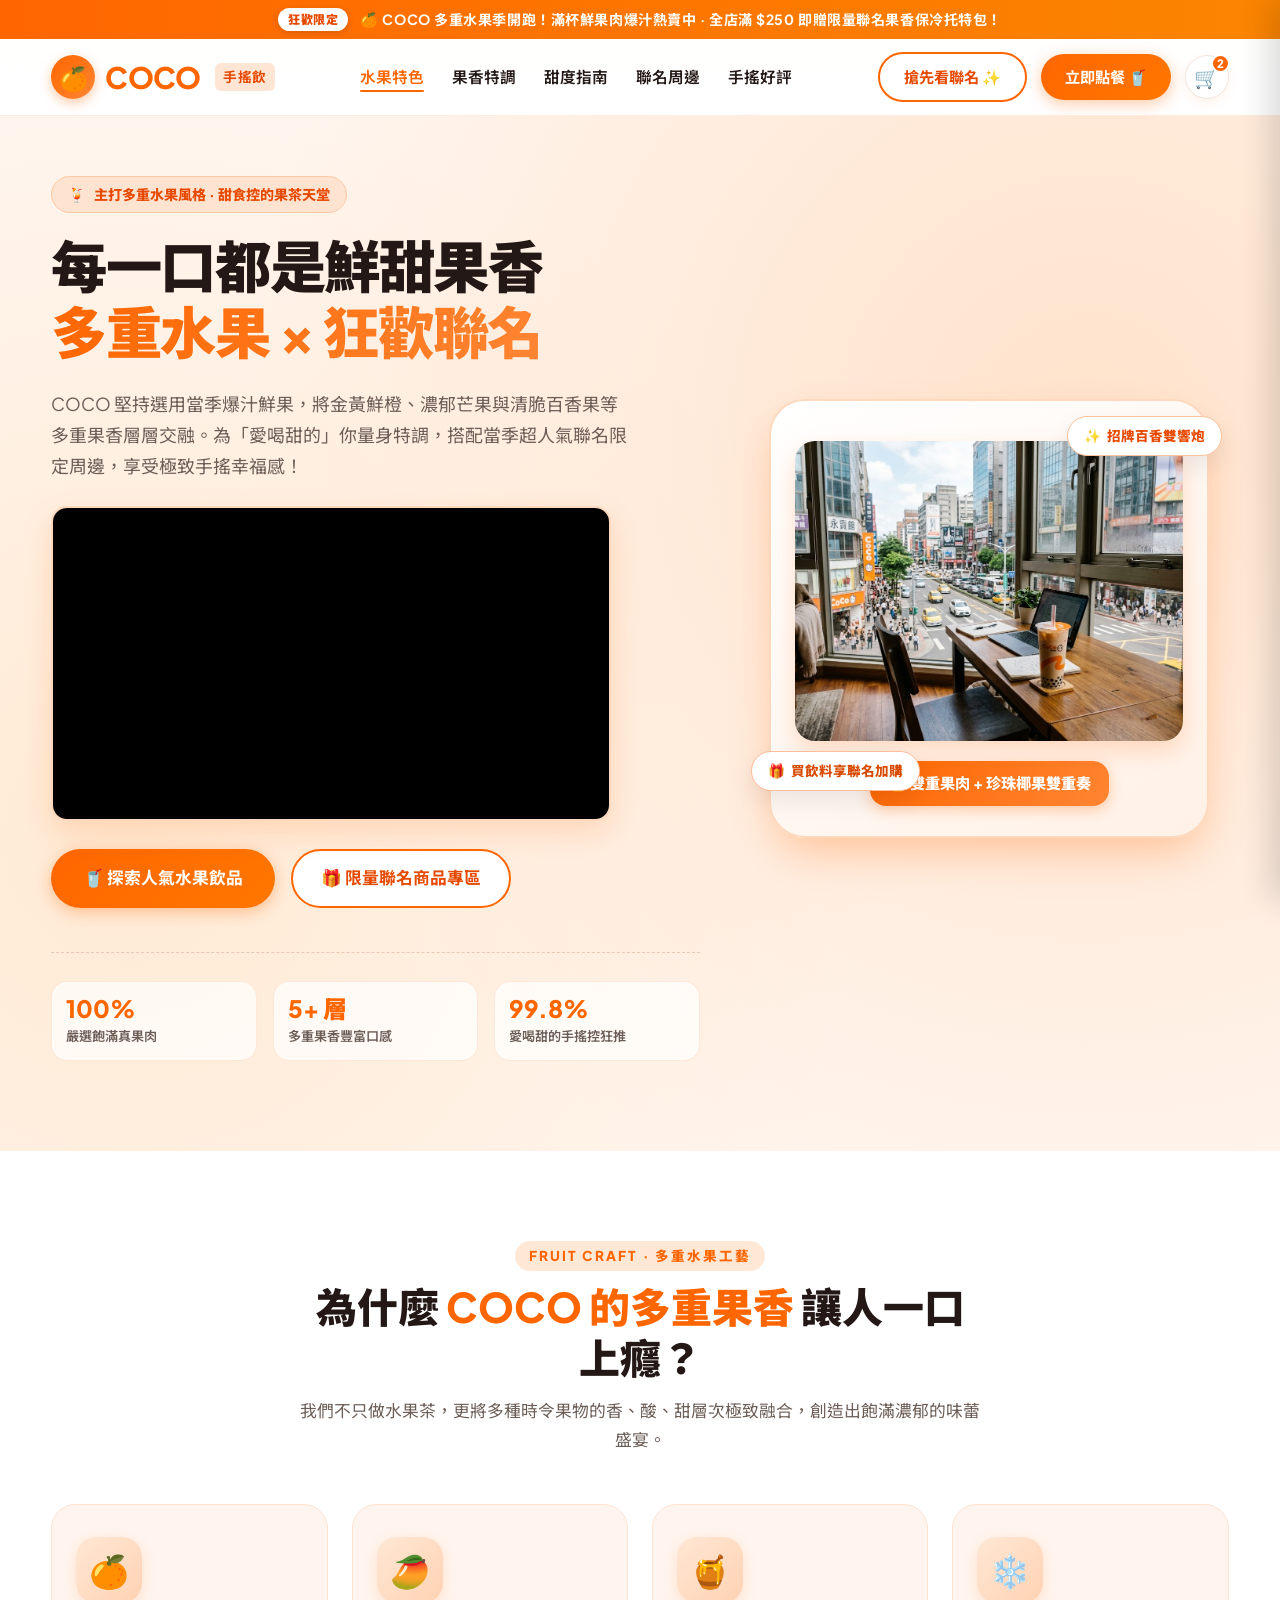
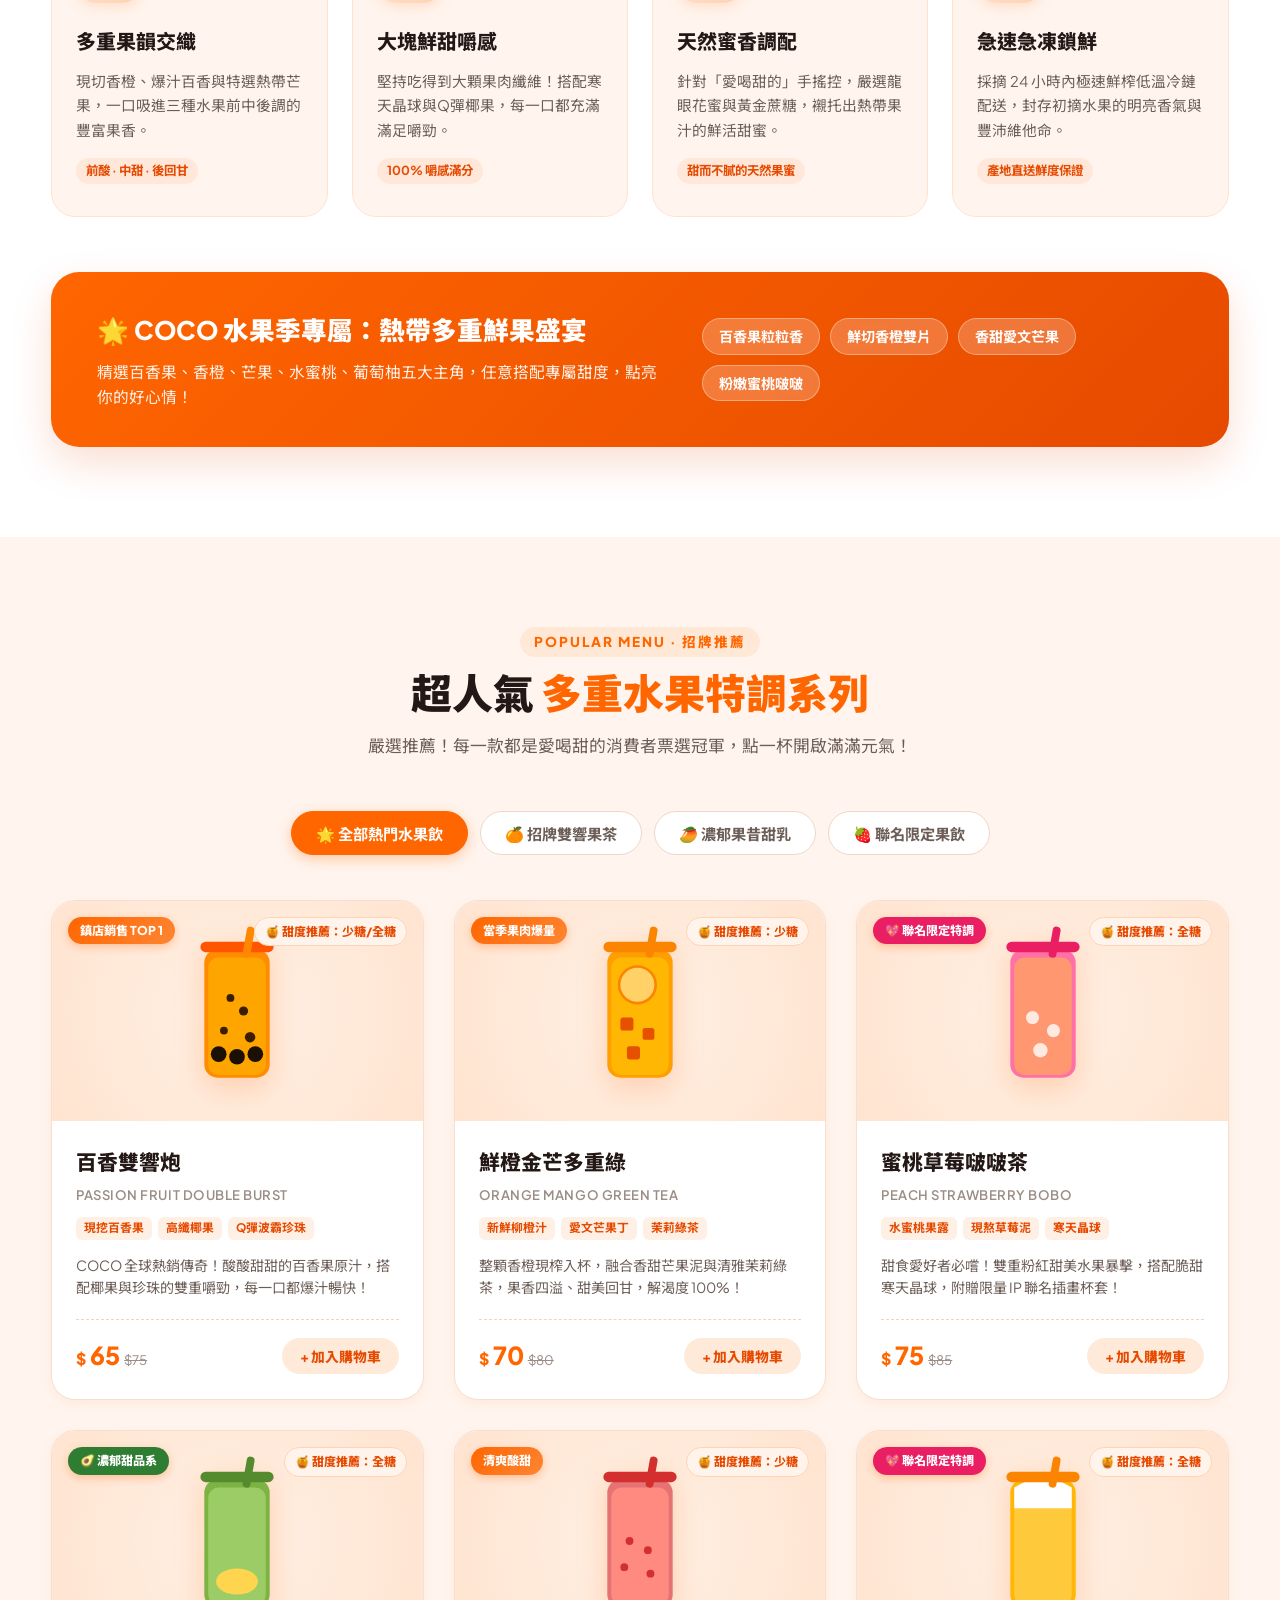
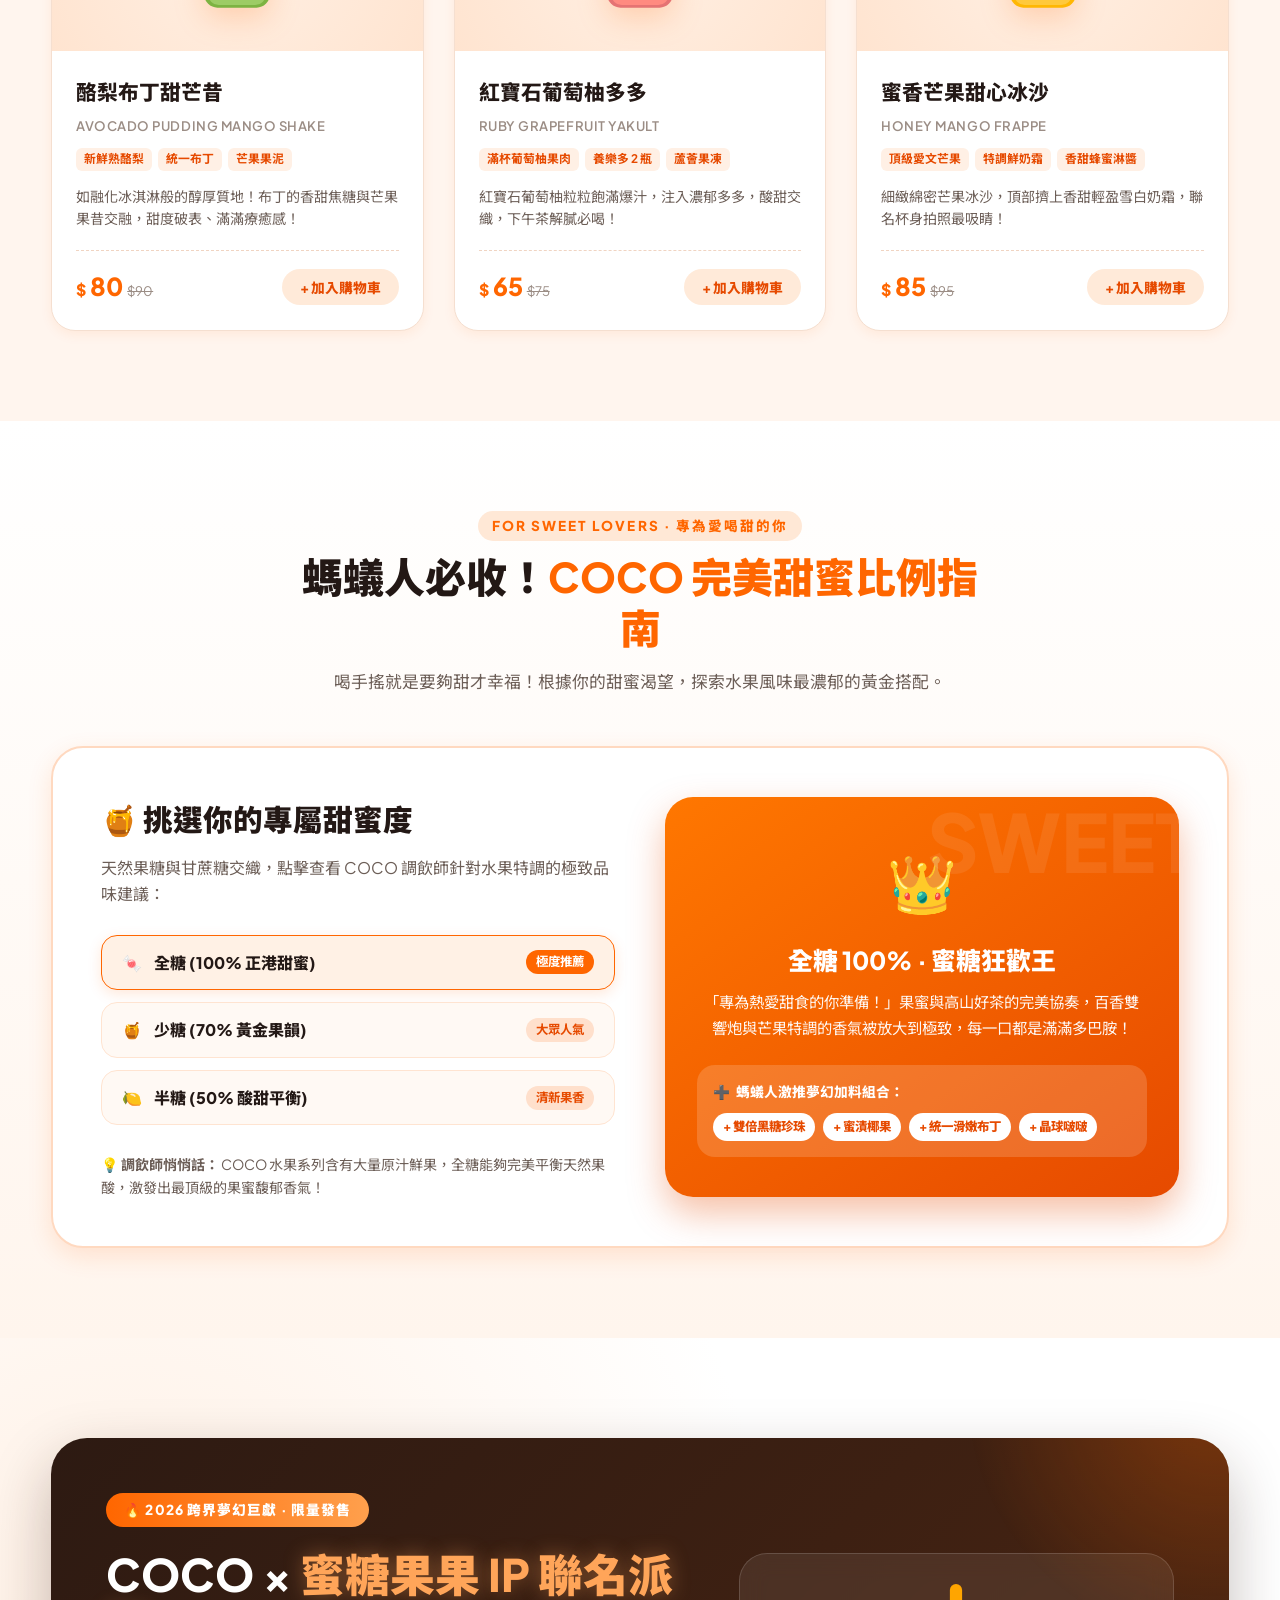
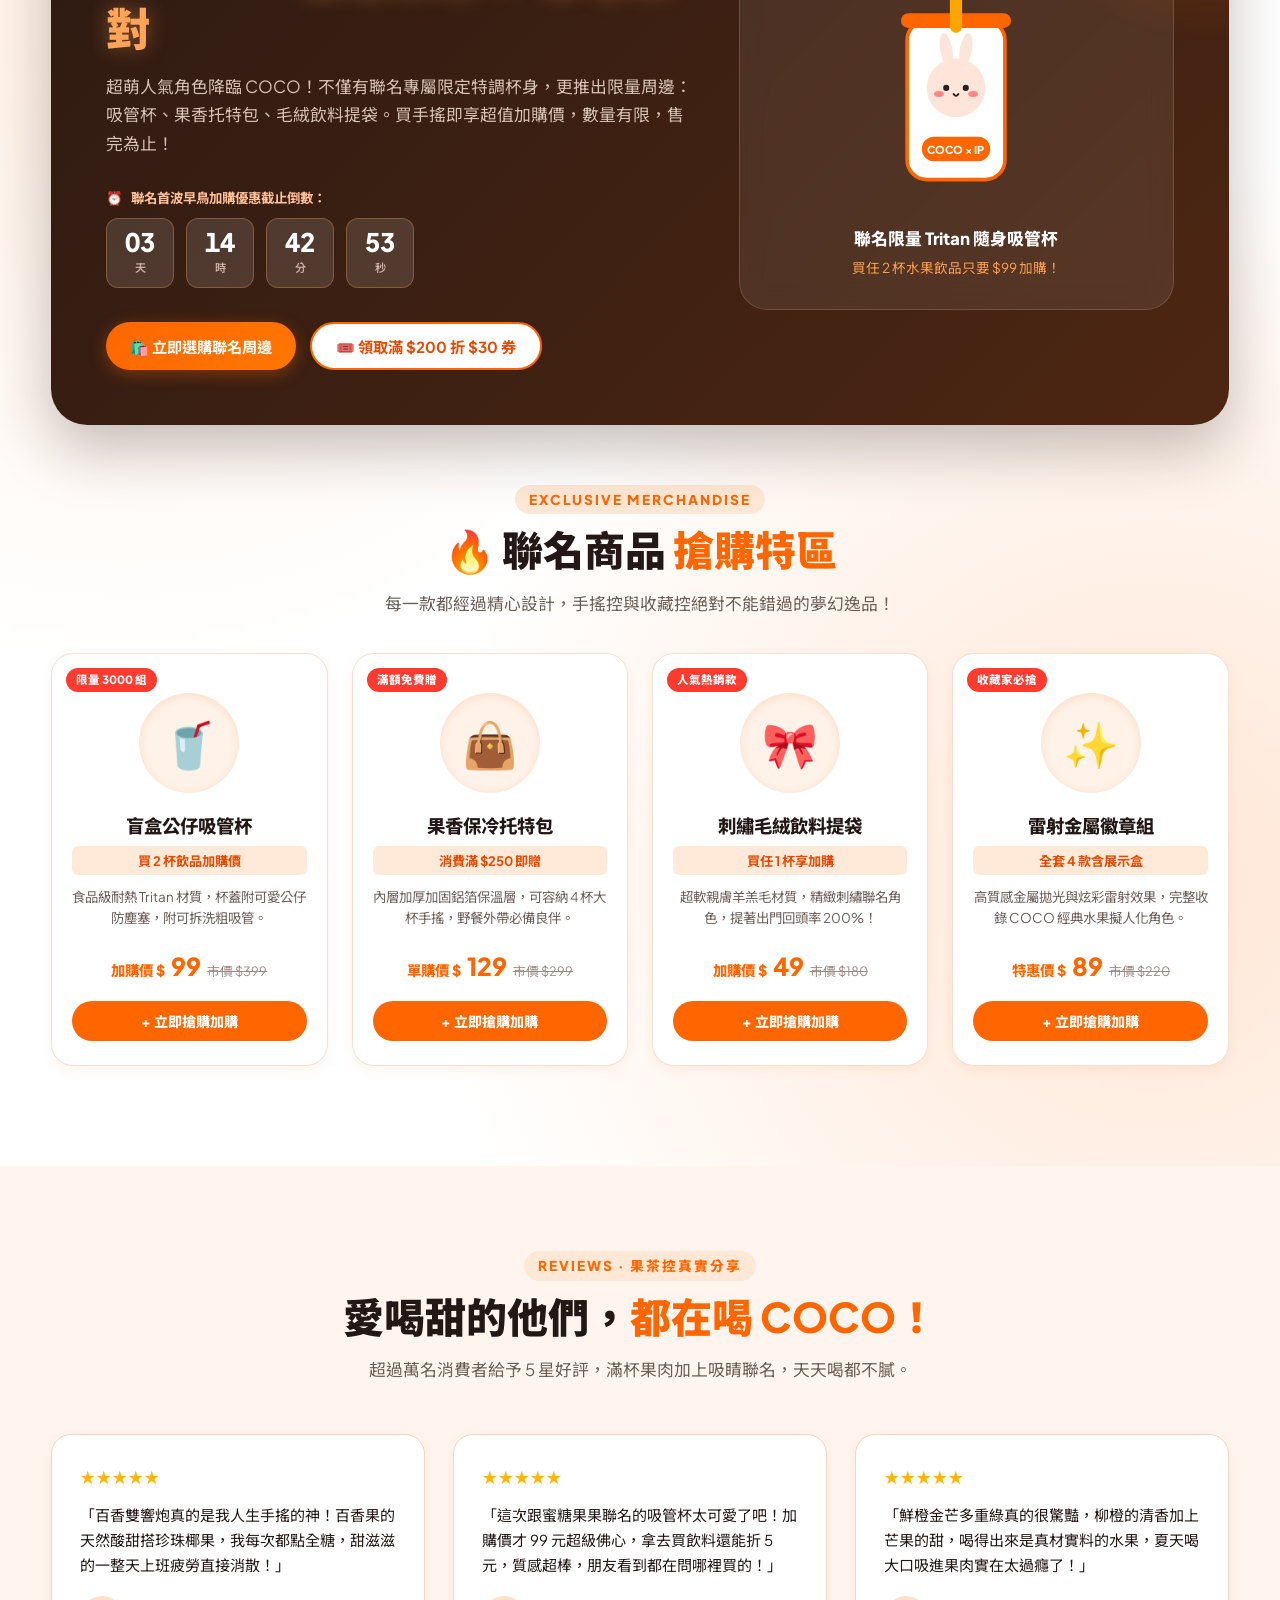
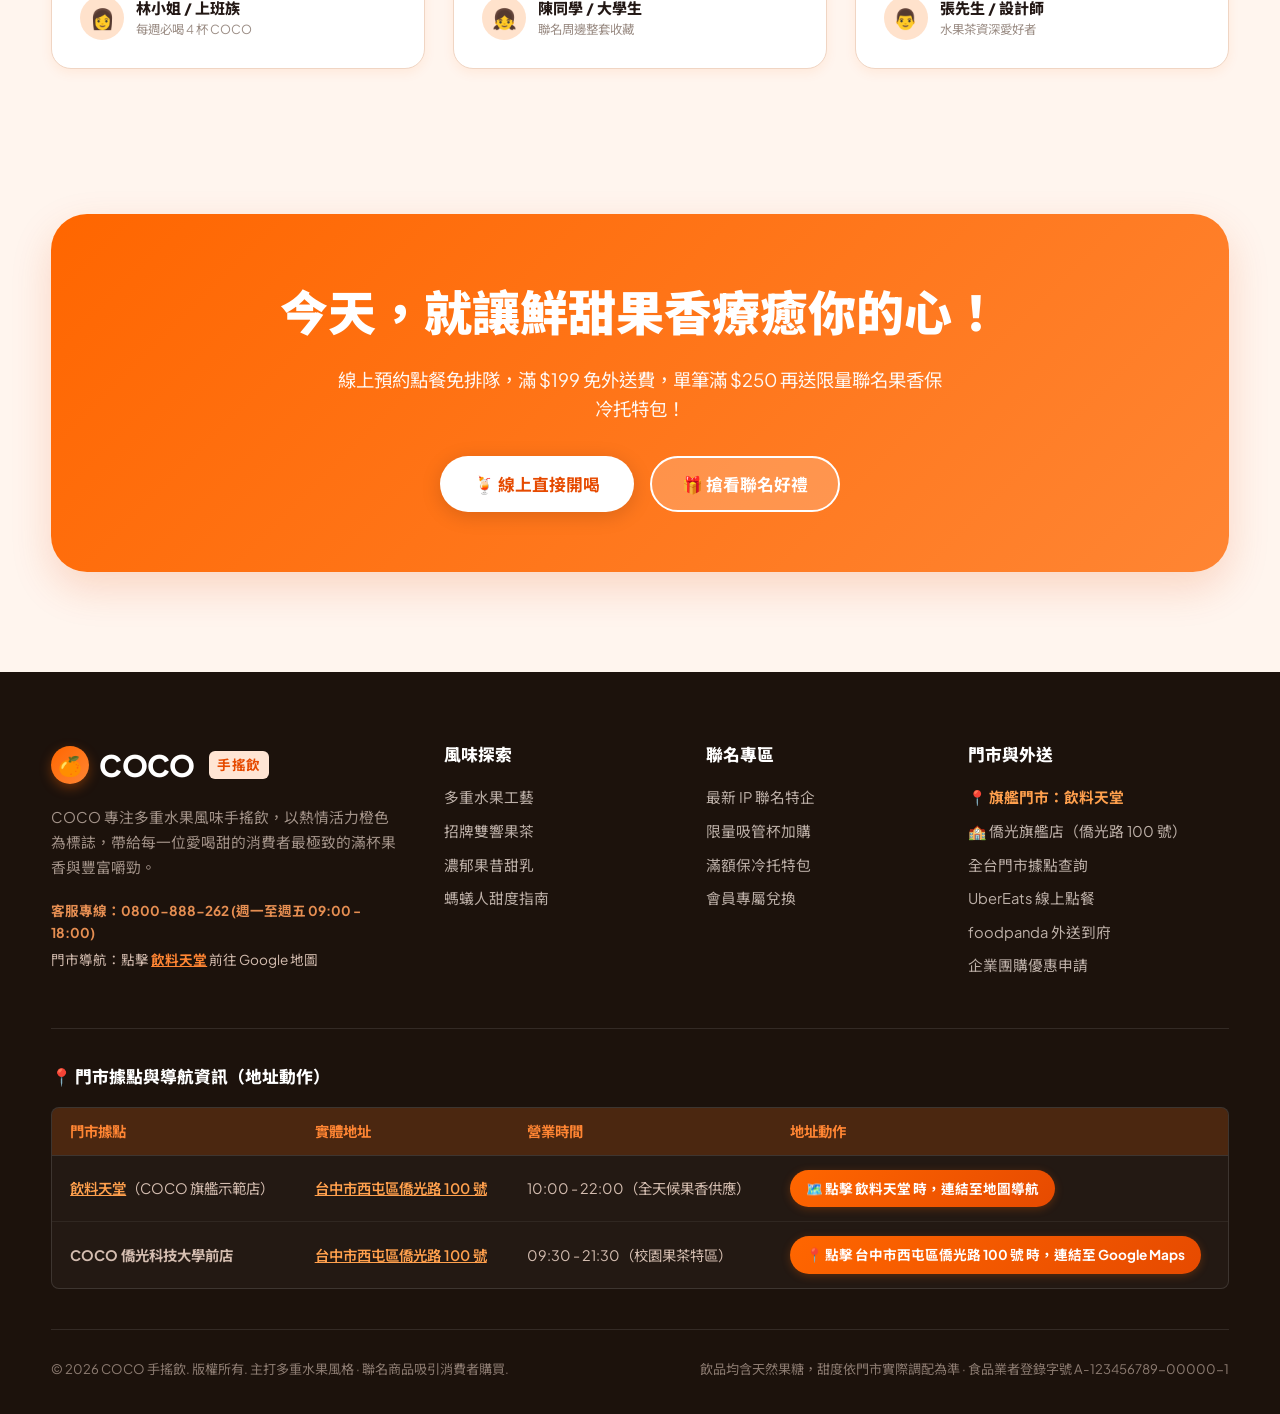
<file: onepage3/index.html>
<!DOCTYPE html>
<html lang="zh-Hant">
<head>
  <meta charset="UTF-8">
  <meta name="viewport" content="width=device-width, initial-scale=1.0">
  <meta name="description" content="COCO手搖飲官方品牌網站 - 主打多重水果風格飲品，專為愛喝甜的你調配的果香手搖！超人氣限定IP聯名商品熱烈開賣中，滿杯真果粒，口口酸甜爆汁！">
  <title>COCO 手搖飲｜多重鮮果風格 · 甜蜜聯名大賞</title>
  
  <!-- Google Fonts -->
  <link rel="preconnect" href="https://fonts.googleapis.com">
  <link rel="preconnect" href="https://fonts.gstatic.com" crossorigin>
  <link href="https://fonts.googleapis.com/css2?family=Noto+Sans+TC:wght@400;500;600;700;900&family=Plus+Jakarta+Sans:wght@600;700;800&display=swap" rel="stylesheet">

  <style>
    /* ==========================================================
       CSS 變數系統 - 以橙色 (Orange) 為核心品牌識別色彩
       ========================================================== */
    :root {
      --coco-orange-primary: #FF6600;     /* COCO 經典鮮橙主色 */
      --coco-orange-dark: #E64A00;        /* 焦糖深橙 */
      --coco-orange-light: #FF8533;       /* 亮橙果色 */
      --coco-orange-glow: #FFA04D;        /* 柔光橙 */
      --coco-orange-bg: #FFF5EE;          /* 蜜柑粉白底色 */
      --coco-peach: #FF7E67;              /* 水蜜桃果粉 */
      --coco-yellow: #FFB703;             /* 芒果金黃 */
      --coco-amber: #FB8500;              /* 暖琥珀色 */
      
      --text-main: #231815;               /* 主文字深褐黑 */
      --text-muted: #6C5E57;              /* 次要文字 */
      --text-light: #9B8D85;              /* 淺灰文字 */
      --bg-white: #FFFFFF;
      --bg-card: #FFFFFF;
      --border-soft: #F2E3DA;             /* 柔和暖色外框 */
      
      --radius-sm: 8px;
      --radius-md: 16px;
      --radius-lg: 24px;
      --radius-pill: 9999px;
      
      --shadow-sm: 0 4px 12px rgba(255, 102, 0, 0.08);
      --shadow-md: 0 8px 24px rgba(255, 102, 0, 0.14);
      --shadow-lg: 0 16px 40px rgba(230, 74, 0, 0.18);
      --shadow-float: 0 20px 45px -10px rgba(255, 102, 0, 0.35);

      --transition-fast: 0.2s cubic-bezier(0.16, 1, 0.3, 1);
      --transition-normal: 0.35s cubic-bezier(0.16, 1, 0.3, 1);
    }

    * {
      box-sizing: border-box;
      margin: 0;
      padding: 0;
    }

    html {
      scroll-behavior: smooth;
      font-size: 16px;
    }

    body {
      font-family: 'Plus Jakarta Sans', 'Noto Sans TC', sans-serif;
      color: var(--text-main);
      background-color: var(--coco-orange-bg);
      line-height: 1.6;
      -webkit-font-smoothing: antialiased;
      overflow-x: hidden;
    }

    a {
      text-decoration: none;
      color: inherit;
    }

    button {
      font-family: inherit;
      cursor: pointer;
      border: none;
      background: none;
    }

    img {
      max-width: 100%;
      height: auto;
      display: block;
    }

    .container {
      width: min(1200px, 92%);
      margin-inline: auto;
    }

    /* 頂部通知條 */
    .promo-topbar {
      background: linear-gradient(90deg, #FF6600, #FB8500, #FF6600);
      background-size: 200% auto;
      animation: gradientShift 6s ease infinite;
      color: #fff;
      font-size: 0.88rem;
      font-weight: 700;
      text-align: center;
      padding: 8px 16px;
      letter-spacing: 0.04em;
      display: flex;
      justify-content: center;
      align-items: center;
      gap: 12px;
    }
    .promo-topbar .badge-glow {
      background: #FFF;
      color: var(--coco-orange-dark);
      padding: 2px 10px;
      border-radius: var(--radius-pill);
      font-size: 0.75rem;
      font-weight: 900;
      box-shadow: 0 2px 6px rgba(0,0,0,0.15);
    }

    @keyframes gradientShift {
      0% { background-position: 0% 50%; }
      50% { background-position: 100% 50%; }
      100% { background-position: 0% 50%; }
    }

    /* 導覽列 */
    .site-header {
      position: sticky;
      top: 0;
      z-index: 100;
      background: rgba(255, 255, 255, 0.95);
      backdrop-filter: blur(14px);
      -webkit-backdrop-filter: blur(14px);
      border-bottom: 1px solid rgba(255, 102, 0, 0.12);
      transition: var(--transition-normal);
    }
    .nav-container {
      display: flex;
      justify-content: space-between;
      align-items: center;
      height: 76px;
    }
    .brand-logo {
      display: flex;
      align-items: center;
      gap: 10px;
      font-weight: 900;
      font-size: 1.85rem;
      color: var(--coco-orange-primary);
      letter-spacing: -0.02em;
    }
    .brand-logo .logo-circle {
      width: 44px;
      height: 44px;
      background: linear-gradient(135deg, var(--coco-orange-primary), #FF8533);
      color: #fff;
      border-radius: 50%;
      display: flex;
      align-items: center;
      justify-content: center;
      font-size: 1.45rem;
      box-shadow: 0 4px 12px rgba(255, 102, 0, 0.35);
    }
    .brand-logo .subtext {
      font-size: 0.85rem;
      font-weight: 700;
      background: #FFE5D4;
      color: var(--coco-orange-dark);
      padding: 3px 8px;
      border-radius: 6px;
      letter-spacing: 0.05em;
      margin-left: 4px;
    }

    .nav-links {
      display: flex;
      align-items: center;
      gap: 28px;
      list-style: none;
    }
    .nav-links a {
      font-size: 0.98rem;
      font-weight: 600;
      color: var(--text-main);
      transition: var(--transition-fast);
      position: relative;
      padding: 6px 0;
    }
    .nav-links a:hover,
    .nav-links a.active {
      color: var(--coco-orange-primary);
    }
    .nav-links a::after {
      content: '';
      position: absolute;
      bottom: 0;
      left: 50%;
      width: 0%;
      height: 2.5px;
      background: var(--coco-orange-primary);
      transition: var(--transition-fast);
      border-radius: 2px;
      transform: translateX(-50%);
    }
    .nav-links a:hover::after,
    .nav-links a.active::after {
      width: 100%;
    }

    .nav-actions {
      display: flex;
      align-items: center;
      gap: 14px;
    }
    .btn {
      display: inline-flex;
      align-items: center;
      justify-content: center;
      gap: 8px;
      padding: 11px 24px;
      border-radius: var(--radius-pill);
      font-size: 0.95rem;
      font-weight: 700;
      transition: var(--transition-normal);
      cursor: pointer;
    }
    .btn-primary {
      background: linear-gradient(135deg, var(--coco-orange-primary), #FF7700);
      color: #fff;
      box-shadow: 0 4px 16px rgba(255, 102, 0, 0.35);
    }
    .btn-primary:hover {
      background: linear-gradient(135deg, var(--coco-orange-dark), var(--coco-orange-primary));
      transform: translateY(-2px);
      box-shadow: 0 8px 22px rgba(255, 102, 0, 0.45);
    }
    .btn-collab {
      background: #FFF;
      color: var(--coco-orange-dark);
      border: 2px solid var(--coco-orange-primary);
    }
    .btn-collab:hover {
      background: #FFEAD9;
      transform: translateY(-2px);
    }

    .cart-trigger {
      position: relative;
      background: #FFF;
      border: 1px solid var(--border-soft);
      width: 44px;
      height: 44px;
      border-radius: 50%;
      display: flex;
      align-items: center;
      justify-content: center;
      font-size: 1.25rem;
      cursor: pointer;
      box-shadow: var(--shadow-sm);
      transition: var(--transition-fast);
    }
    .cart-trigger:hover {
      border-color: var(--coco-orange-primary);
      transform: scale(1.05);
    }
    .cart-badge {
      position: absolute;
      top: -2px;
      right: -2px;
      background: var(--coco-orange-primary);
      color: #FFF;
      font-size: 0.72rem;
      font-weight: 800;
      width: 19px;
      height: 19px;
      border-radius: 50%;
      display: flex;
      align-items: center;
      justify-content: center;
      border: 2px solid #FFF;
    }

    /* Hero 巨幕區塊 */
    .hero-section {
      position: relative;
      padding: 60px 0 90px;
      background: radial-gradient(circle at 85% 30%, #FFE3CC 0%, rgba(255, 245, 238, 0) 65%),
                  radial-gradient(circle at 10% 70%, #FFEAD4 0%, rgba(255, 245, 238, 0) 55%),
                  var(--coco-orange-bg);
      overflow: hidden;
    }
    .hero-layout {
      display: grid;
      grid-template-columns: 1.15fr 0.85fr;
      align-items: center;
      gap: 50px;
    }
    .hero-content {
      position: relative;
      z-index: 2;
    }
    .hero-tag {
      display: inline-flex;
      align-items: center;
      gap: 8px;
      padding: 6px 16px;
      background: #FFE3D1;
      border: 1px solid #FFC9A3;
      border-radius: var(--radius-pill);
      color: var(--coco-orange-dark);
      font-size: 0.88rem;
      font-weight: 800;
      margin-bottom: 20px;
    }
    .hero-tag span {
      animation: pulse 1.8s infinite;
    }
    @keyframes pulse {
      0%, 100% { transform: scale(1); }
      50% { transform: scale(1.2); }
    }
    .hero-title {
      font-size: clamp(2.3rem, 4.4vw, 3.8rem);
      font-weight: 900;
      line-height: 1.18;
      color: var(--text-main);
      margin-bottom: 22px;
      letter-spacing: -0.025em;
    }
    .hero-title .highlight {
      background: linear-gradient(120deg, var(--coco-orange-primary), #FF8533);
      background-clip: text;
      -webkit-background-clip: text;
      -webkit-text-fill-color: transparent;
      display: inline-block;
    }
    .hero-desc {
      font-size: 1.12rem;
      color: var(--text-muted);
      line-height: 1.75;
      margin-bottom: 24px;
      max-width: 580px;
    }
    .hero-video-box {
      width: 100%;
      max-width: 560px;
      margin: 20px 0 28px;
      border-radius: var(--radius-md);
      overflow: hidden;
      box-shadow: 0 12px 30px rgba(255, 102, 0, 0.16);
      border: 2px solid #FFD9BD;
      background: #000;
      position: relative;
      aspect-ratio: 16 / 9;
    }
    .hero-video-box iframe {
      width: 100%;
      height: 100%;
      display: block;
      border: none;
    }
    .hero-buttons {
      display: flex;
      flex-wrap: wrap;
      gap: 16px;
      margin-bottom: 44px;
    }
    .hero-highlights {
      display: grid;
      grid-template-columns: repeat(3, 1fr);
      gap: 16px;
      padding-top: 28px;
      border-top: 1px dashed #E6C8B5;
    }
    .highlight-card {
      background: rgba(255, 255, 255, 0.7);
      padding: 12px 14px;
      border-radius: var(--radius-md);
      border: 1px solid rgba(255, 102, 0, 0.12);
    }
    .highlight-card .stat {
      font-size: 1.5rem;
      font-weight: 900;
      color: var(--coco-orange-primary);
      display: block;
      line-height: 1.2;
    }
    .highlight-card .label {
      font-size: 0.82rem;
      font-weight: 600;
      color: var(--text-muted);
    }

    /* Hero 右側互動式杯裝水果視覺 */
    .hero-visual {
      position: relative;
      display: flex;
      justify-content: center;
      align-items: center;
    }
    .cup-card-main {
      width: 100%;
      max-width: 440px;
      background: linear-gradient(145deg, #FFFFFF, #FFF1E6);
      border: 2px solid #FFD9BD;
      border-radius: 36px;
      padding: 30px 24px;
      box-shadow: var(--shadow-float);
      position: relative;
      text-align: center;
      display: flex;
      flex-direction: column;
      align-items: center;
    }
    .hero-image-container {
      width: 400px;
      max-width: 100%;
      height: 300px;
      margin: 10px auto 20px;
      border-radius: 20px;
      overflow: hidden;
      box-shadow: 0 10px 25px rgba(255, 102, 0, 0.2);
    }
    .hero-photo-img {
      width: 100%;
      height: 100%;
      object-fit: cover;
      display: block;
      transition: transform 0.4s ease;
    }
    .hero-photo-img:hover {
      transform: scale(1.03);
    }
    .cup-illustration {
      width: 220px;
      height: 290px;
      margin: 0 auto 20px;
      position: relative;
      display: flex;
      align-items: center;
      justify-content: center;
    }
    .drink-art {
      width: 100%;
      height: 100%;
      filter: drop-shadow(0 14px 20px rgba(255, 102, 0, 0.25));
      animation: floatCup 4s ease-in-out infinite alternate;
    }
    @keyframes floatCup {
      0% { transform: translateY(0px) rotate(-1deg); }
      100% { transform: translateY(-12px) rotate(1.5deg); }
    }
    .floating-pill {
      position: absolute;
      background: #FFFFFF;
      padding: 8px 16px;
      border-radius: var(--radius-pill);
      font-size: 0.85rem;
      font-weight: 800;
      box-shadow: 0 10px 24px rgba(0, 0, 0, 0.08);
      display: flex;
      align-items: center;
      gap: 6px;
      z-index: 5;
    }
    .pill-1 {
      top: 15px;
      right: -15px;
      color: var(--coco-orange-dark);
      border: 1.5px solid #FFC299;
      animation: floatPill1 3.5s ease-in-out infinite alternate;
    }
    .pill-2 {
      bottom: 45px;
      left: -20px;
      color: #D84A00;
      border: 1.5px solid #FFBD99;
      animation: floatPill2 4s ease-in-out infinite alternate;
    }
    @keyframes floatPill1 {
      0% { transform: translateY(0); }
      100% { transform: translateY(-8px); }
    }
    @keyframes floatPill2 {
      0% { transform: translateY(0); }
      100% { transform: translateY(8px); }
    }
    .cup-info-badge {
      background: linear-gradient(135deg, var(--coco-orange-primary), #FF8533);
      color: #fff;
      padding: 10px 18px;
      border-radius: var(--radius-md);
      display: inline-block;
      font-weight: 800;
      font-size: 0.95rem;
      box-shadow: 0 4px 14px rgba(255, 102, 0, 0.3);
    }

    /* 區塊標題公用樣式 */
    .section-header {
      text-align: center;
      max-width: 680px;
      margin: 0 auto 50px;
    }
    .section-eyebrow {
      display: inline-flex;
      align-items: center;
      gap: 8px;
      color: var(--coco-orange-primary);
      font-size: 0.85rem;
      font-weight: 800;
      text-transform: uppercase;
      letter-spacing: 0.15em;
      margin-bottom: 10px;
      background: #FFE8D6;
      padding: 4px 14px;
      border-radius: var(--radius-pill);
    }
    .section-title {
      font-size: clamp(1.9rem, 3.2vw, 2.6rem);
      font-weight: 900;
      color: var(--text-main);
      margin-bottom: 14px;
      line-height: 1.25;
    }
    .section-title span {
      color: var(--coco-orange-primary);
    }
    .section-sub {
      color: var(--text-muted);
      font-size: 1.05rem;
      line-height: 1.7;
    }

    /* 品牌風格區塊 (主打多重水果風格) */
    .brand-style-section {
      padding: 90px 0;
      background: #FFFFFF;
      position: relative;
    }
    .fruit-features-grid {
      display: grid;
      grid-template-columns: repeat(4, 1fr);
      gap: 24px;
    }
    .feature-card {
      background: var(--coco-orange-bg);
      border-radius: var(--radius-lg);
      padding: 32px 24px;
      border: 1px solid #FFE3D1;
      transition: var(--transition-normal);
      position: relative;
      overflow: hidden;
    }
    .feature-card:hover {
      transform: translateY(-8px);
      box-shadow: var(--shadow-md);
      border-color: var(--coco-orange-primary);
      background: #FFF;
    }
    .feature-icon-wrapper {
      width: 66px;
      height: 66px;
      border-radius: 20px;
      background: linear-gradient(135deg, #FFE7D4, #FFD2B3);
      display: flex;
      align-items: center;
      justify-content: center;
      font-size: 2rem;
      margin-bottom: 22px;
      box-shadow: 0 4px 14px rgba(255, 102, 0, 0.15);
      transition: var(--transition-fast);
    }
    .feature-card:hover .feature-icon-wrapper {
      background: linear-gradient(135deg, var(--coco-orange-primary), #FF8533);
      color: #fff;
      transform: rotate(5deg) scale(1.08);
    }
    .feature-card h3 {
      font-size: 1.25rem;
      font-weight: 800;
      margin-bottom: 12px;
      color: var(--text-main);
    }
    .feature-card p {
      font-size: 0.92rem;
      color: var(--text-muted);
      line-height: 1.65;
    }
    .feature-tag {
      display: inline-block;
      margin-top: 16px;
      font-size: 0.78rem;
      font-weight: 700;
      color: var(--coco-orange-dark);
      background: #FFE8DA;
      padding: 3px 10px;
      border-radius: var(--radius-pill);
    }

    /* 多重水果風味輪 (Flavor Wheel Banner) */
    .fruit-banner {
      margin-top: 55px;
      background: linear-gradient(135deg, #FF6600, #E64A00);
      border-radius: 28px;
      padding: 38px 46px;
      color: #fff;
      display: flex;
      align-items: center;
      justify-content: space-between;
      gap: 30px;
      box-shadow: var(--shadow-lg);
    }
    .fruit-banner-text h4 {
      font-size: 1.6rem;
      font-weight: 900;
      margin-bottom: 8px;
    }
    .fruit-banner-text p {
      font-size: 0.98rem;
      opacity: 0.92;
      max-width: 600px;
    }
    .fruit-tags-row {
      display: flex;
      flex-wrap: wrap;
      gap: 10px;
    }
    .fruit-pill-item {
      background: rgba(255, 255, 255, 0.22);
      backdrop-filter: blur(8px);
      padding: 6px 16px;
      border-radius: var(--radius-pill);
      font-size: 0.88rem;
      font-weight: 700;
      border: 1px solid rgba(255, 255, 255, 0.35);
    }

    /* 產品菜單區塊 (多重水果風格飲品) */
    .menu-section {
      padding: 90px 0;
      background: var(--coco-orange-bg);
    }
    .menu-tabs {
      display: flex;
      justify-content: center;
      flex-wrap: wrap;
      gap: 12px;
      margin-bottom: 45px;
    }
    .tab-btn {
      padding: 10px 24px;
      border-radius: var(--radius-pill);
      font-size: 0.95rem;
      font-weight: 700;
      background: #FFFFFF;
      color: var(--text-muted);
      border: 1.5px solid #EED7C8;
      transition: var(--transition-fast);
      display: flex;
      align-items: center;
      gap: 8px;
    }
    .tab-btn:hover {
      border-color: var(--coco-orange-primary);
      color: var(--coco-orange-primary);
    }
    .tab-btn.active {
      background: var(--coco-orange-primary);
      color: #FFFFFF;
      border-color: var(--coco-orange-primary);
      box-shadow: 0 4px 14px rgba(255, 102, 0, 0.32);
    }

    .drink-grid {
      display: grid;
      grid-template-columns: repeat(3, 1fr);
      gap: 30px;
    }
    .drink-card {
      background: #FFFFFF;
      border-radius: var(--radius-lg);
      border: 1.5px solid #F5DFD0;
      overflow: hidden;
      display: flex;
      flex-direction: column;
      box-shadow: var(--shadow-sm);
      transition: var(--transition-normal);
      position: relative;
    }
    .drink-card:hover {
      transform: translateY(-8px);
      box-shadow: var(--shadow-md);
      border-color: var(--coco-orange-primary);
    }
    .card-badge {
      position: absolute;
      top: 16px;
      left: 16px;
      background: linear-gradient(135deg, var(--coco-orange-primary), #FF8533);
      color: #fff;
      font-size: 0.76rem;
      font-weight: 800;
      padding: 4px 12px;
      border-radius: var(--radius-pill);
      z-index: 3;
      box-shadow: 0 3px 8px rgba(255, 102, 0, 0.3);
    }
    .card-sweetness {
      position: absolute;
      top: 16px;
      right: 16px;
      background: #FFF4EC;
      color: var(--coco-orange-dark);
      font-size: 0.75rem;
      font-weight: 800;
      padding: 4px 10px;
      border-radius: var(--radius-pill);
      border: 1px solid #FFD3B5;
      z-index: 3;
    }
    .drink-image-box {
      height: 220px;
      background: radial-gradient(circle, #FFF0E4 0%, #FFE4D0 100%);
      display: flex;
      align-items: center;
      justify-content: center;
      position: relative;
      overflow: hidden;
    }
    .drink-visual-svg {
      width: 140px;
      height: 170px;
      filter: drop-shadow(0 10px 15px rgba(255, 102, 0, 0.22));
      transition: transform 0.4s ease;
    }
    .drink-card:hover .drink-visual-svg {
      transform: scale(1.08) rotate(2deg);
    }

    .drink-body {
      padding: 24px;
      display: flex;
      flex-direction: column;
      flex-grow: 1;
    }
    .drink-title {
      font-size: 1.3rem;
      font-weight: 800;
      color: var(--text-main);
      margin-bottom: 6px;
    }
    .drink-en {
      font-size: 0.82rem;
      font-weight: 600;
      color: var(--text-light);
      margin-bottom: 12px;
      text-transform: uppercase;
      letter-spacing: 0.04em;
    }
    .drink-ingredients {
      display: flex;
      flex-wrap: wrap;
      gap: 6px;
      margin-bottom: 14px;
    }
    .ingredient-tag {
      font-size: 0.74rem;
      background: #FFF0E5;
      color: var(--coco-orange-dark);
      padding: 2px 8px;
      border-radius: 6px;
      font-weight: 700;
    }
    .drink-desc {
      font-size: 0.88rem;
      color: var(--text-muted);
      line-height: 1.6;
      margin-bottom: 20px;
      flex-grow: 1;
    }
    .drink-footer {
      display: flex;
      align-items: center;
      justify-content: space-between;
      padding-top: 16px;
      border-top: 1px dashed #F0D4C2;
    }
    .price-box {
      display: flex;
      align-items: baseline;
      gap: 4px;
    }
    .price-symbol {
      color: var(--coco-orange-primary);
      font-size: 1rem;
      font-weight: 800;
    }
    .price-num {
      color: var(--coco-orange-primary);
      font-size: 1.55rem;
      font-weight: 900;
    }
    .price-origin {
      color: var(--text-light);
      font-size: 0.82rem;
      text-decoration: line-through;
    }
    .btn-add-drink {
      background: #FFEAD9;
      color: var(--coco-orange-dark);
      padding: 8px 18px;
      border-radius: var(--radius-pill);
      font-size: 0.86rem;
      font-weight: 800;
      transition: var(--transition-fast);
      display: inline-flex;
      align-items: center;
      gap: 6px;
    }
    .btn-add-drink:hover {
      background: var(--coco-orange-primary);
      color: #FFF;
      box-shadow: 0 4px 12px rgba(255, 102, 0, 0.35);
    }

    /* 甜蜜專屬區塊 (目標受眾：愛喝甜的) */
    .sweet-paradise-section {
      padding: 90px 0;
      background: linear-gradient(180deg, #FFFFFF 0%, #FFF5ED 100%);
      position: relative;
    }
    .sweet-interactive-box {
      background: #FFFFFF;
      border-radius: 32px;
      border: 2px solid #FFD9C0;
      box-shadow: var(--shadow-md);
      padding: 48px;
      display: grid;
      grid-template-columns: 1fr 1fr;
      gap: 50px;
      align-items: center;
    }
    .sugar-guide h3 {
      font-size: 1.85rem;
      font-weight: 900;
      margin-bottom: 12px;
      color: var(--text-main);
    }
    .sugar-guide p {
      color: var(--text-muted);
      margin-bottom: 28px;
      font-size: 1rem;
    }
    .sugar-levels-selector {
      display: flex;
      flex-direction: column;
      gap: 12px;
      margin-bottom: 28px;
    }
    .sugar-option {
      display: flex;
      align-items: center;
      justify-content: space-between;
      padding: 14px 20px;
      border-radius: var(--radius-md);
      background: #FFF9F4;
      border: 1.5px solid #FFE4D1;
      cursor: pointer;
      transition: var(--transition-fast);
    }
    .sugar-option:hover {
      border-color: var(--coco-orange-primary);
    }
    .sugar-option.active {
      background: #FFF1E5;
      border-color: var(--coco-orange-primary);
      box-shadow: 0 4px 14px rgba(255, 102, 0, 0.15);
    }
    .sugar-option-title {
      display: flex;
      align-items: center;
      gap: 12px;
      font-weight: 800;
      font-size: 1rem;
      color: var(--text-main);
    }
    .sugar-option-badge {
      font-size: 0.78rem;
      padding: 2px 10px;
      border-radius: var(--radius-pill);
      font-weight: 700;
    }
    .badge-sweet-lover {
      background: #FF6600;
      color: #fff;
    }
    .badge-sweet-normal {
      background: #FFE0CC;
      color: var(--coco-orange-dark);
    }

    .sweet-display-card {
      background: linear-gradient(145deg, #FF7700, #E64A00);
      color: #fff;
      border-radius: 28px;
      padding: 40px 32px;
      text-align: center;
      position: relative;
      overflow: hidden;
      box-shadow: 0 16px 36px rgba(230, 74, 0, 0.35);
    }
    .sweet-display-card::before {
      content: 'SWEET';
      position: absolute;
      top: -20px;
      right: -20px;
      font-size: 5rem;
      font-weight: 900;
      color: rgba(255, 255, 255, 0.08);
      pointer-events: none;
    }
    .sweet-meter-icon {
      font-size: 3.5rem;
      margin-bottom: 14px;
      animation: bounce 2s infinite;
    }
    @keyframes bounce {
      0%, 100% { transform: translateY(0); }
      50% { transform: translateY(-8px); }
    }
    .sweet-recommend-title {
      font-size: 1.55rem;
      font-weight: 900;
      margin-bottom: 8px;
    }
    .sweet-recommend-desc {
      font-size: 0.96rem;
      line-height: 1.7;
      opacity: 0.95;
      margin-bottom: 24px;
    }
    .toppings-wrapper {
      background: rgba(255, 255, 255, 0.16);
      border-radius: 18px;
      padding: 16px;
      text-align: left;
    }
    .toppings-title {
      font-size: 0.86rem;
      font-weight: 800;
      margin-bottom: 10px;
      display: flex;
      align-items: center;
      gap: 6px;
    }
    .toppings-chips {
      display: flex;
      flex-wrap: wrap;
      gap: 8px;
    }
    .chip {
      background: #FFF;
      color: var(--coco-orange-dark);
      font-size: 0.78rem;
      font-weight: 800;
      padding: 4px 10px;
      border-radius: var(--radius-pill);
    }

    /* 聯名商品專區 (功能：聯名商品吸引消費者購買) */
    .collab-section {
      padding: 100px 0;
      background: radial-gradient(circle at 10% 20%, #FFF0E4 0%, transparent 40%),
                  radial-gradient(circle at 90% 80%, #FFE6D5 0%, transparent 45%),
                  #FFFFFF;
      position: relative;
    }
    .collab-hero-card {
      background: linear-gradient(135deg, #2D1A12 0%, #4D2612 100%);
      color: #fff;
      border-radius: 36px;
      padding: 55px;
      display: grid;
      grid-template-columns: 1.15fr 0.85fr;
      gap: 45px;
      align-items: center;
      position: relative;
      overflow: hidden;
      box-shadow: 0 24px 60px rgba(45, 26, 18, 0.28);
      margin-bottom: 60px;
    }
    .collab-hero-card::after {
      content: '';
      position: absolute;
      top: -50%;
      right: -20%;
      width: 500px;
      height: 500px;
      background: radial-gradient(circle, rgba(255, 102, 0, 0.3) 0%, transparent 70%);
      pointer-events: none;
    }
    .collab-glow-badge {
      display: inline-flex;
      align-items: center;
      gap: 8px;
      background: linear-gradient(90deg, #FF6600, #FFA04D);
      padding: 6px 18px;
      border-radius: var(--radius-pill);
      font-size: 0.86rem;
      font-weight: 900;
      letter-spacing: 0.08em;
      margin-bottom: 20px;
      text-transform: uppercase;
    }
    .collab-hero-title {
      font-size: clamp(2rem, 3.5vw, 3rem);
      font-weight: 900;
      line-height: 1.2;
      margin-bottom: 18px;
    }
    .collab-hero-title .glow-text {
      color: #FFA559;
      text-shadow: 0 0 20px rgba(255, 165, 89, 0.4);
    }
    .collab-hero-desc {
      font-size: 1.05rem;
      color: #D6C2B4;
      line-height: 1.7;
      margin-bottom: 28px;
    }

    /* 倒數計時器 */
    .countdown-box {
      margin-bottom: 34px;
    }
    .countdown-label {
      font-size: 0.84rem;
      font-weight: 700;
      color: #FFC099;
      margin-bottom: 10px;
      display: flex;
      align-items: center;
      gap: 8px;
    }
    .timer-digits {
      display: flex;
      gap: 12px;
    }
    .time-slot {
      background: rgba(255, 255, 255, 0.12);
      border: 1px solid rgba(255, 165, 89, 0.3);
      border-radius: 12px;
      padding: 10px 14px;
      min-width: 68px;
      text-align: center;
    }
    .time-num {
      font-size: 1.6rem;
      font-weight: 900;
      color: #FFF;
      line-height: 1;
      display: block;
      font-variant-numeric: tabular-nums;
    }
    .time-unit {
      font-size: 0.7rem;
      color: #CDB3A3;
      text-transform: uppercase;
      font-weight: 600;
      margin-top: 4px;
      display: block;
    }

    .collab-visual-box {
      position: relative;
      display: flex;
      justify-content: center;
      align-items: center;
    }
    .collab-merch-showcase {
      width: 100%;
      background: rgba(255, 255, 255, 0.08);
      border: 1px solid rgba(255, 255, 255, 0.15);
      border-radius: 28px;
      padding: 30px;
      text-align: center;
      backdrop-filter: blur(12px);
    }
    .collab-special-svg {
      width: 200px;
      height: 220px;
      margin: 0 auto 16px;
      animation: floatCup 4s ease-in-out infinite alternate;
    }

    /* 聯名周邊商品卡片網格 */
    .merch-grid {
      display: grid;
      grid-template-columns: repeat(4, 1fr);
      gap: 24px;
    }
    .merch-card {
      background: #FFFFFF;
      border-radius: 22px;
      border: 1.5px solid #F5DFD0;
      padding: 24px 20px;
      text-align: center;
      transition: var(--transition-normal);
      display: flex;
      flex-direction: column;
      position: relative;
      box-shadow: var(--shadow-sm);
    }
    .merch-card:hover {
      transform: translateY(-8px);
      box-shadow: var(--shadow-md);
      border-color: var(--coco-orange-primary);
    }
    .merch-tag-limited {
      position: absolute;
      top: 14px;
      left: 14px;
      background: #FF3B30;
      color: #FFF;
      font-size: 0.72rem;
      font-weight: 800;
      padding: 3px 10px;
      border-radius: var(--radius-pill);
    }
    .merch-icon-box {
      width: 100px;
      height: 100px;
      margin: 15px auto 18px;
      background: #FFF2E8;
      border-radius: 50%;
      display: flex;
      align-items: center;
      justify-content: center;
      font-size: 2.8rem;
      box-shadow: inset 0 2px 8px rgba(255, 102, 0, 0.15);
      transition: var(--transition-fast);
    }
    .merch-card:hover .merch-icon-box {
      transform: scale(1.1) rotate(6deg);
      background: #FFE2CC;
    }
    .merch-title {
      font-size: 1.15rem;
      font-weight: 800;
      margin-bottom: 6px;
      color: var(--text-main);
    }
    .merch-condition {
      font-size: 0.82rem;
      color: var(--coco-orange-dark);
      font-weight: 700;
      background: #FFEADA;
      padding: 4px 10px;
      border-radius: 6px;
      margin-bottom: 12px;
      display: inline-block;
    }
    .merch-desc {
      font-size: 0.84rem;
      color: var(--text-muted);
      line-height: 1.55;
      margin-bottom: 18px;
      flex-grow: 1;
    }
    .merch-price-row {
      display: flex;
      align-items: baseline;
      justify-content: center;
      gap: 6px;
      margin-bottom: 14px;
    }
    .merch-add-btn {
      width: 100%;
      background: var(--coco-orange-primary);
      color: #FFF;
      padding: 10px;
      border-radius: var(--radius-pill);
      font-size: 0.88rem;
      font-weight: 800;
      transition: var(--transition-fast);
      display: flex;
      align-items: center;
      justify-content: center;
      gap: 6px;
    }
    .merch-add-btn:hover {
      background: var(--coco-orange-dark);
      box-shadow: 0 4px 14px rgba(255, 102, 0, 0.35);
    }

    /* 顧客口碑推薦區 */
    .review-section {
      padding: 85px 0;
      background: var(--coco-orange-bg);
    }
    .review-grid {
      display: grid;
      grid-template-columns: repeat(3, 1fr);
      gap: 28px;
    }
    .review-card {
      background: #FFFFFF;
      border-radius: 20px;
      padding: 28px;
      border: 1px solid #F0D5C3;
      box-shadow: var(--shadow-sm);
    }
    .review-stars {
      color: #FFB703;
      font-size: 1.1rem;
      margin-bottom: 12px;
    }
    .review-text {
      font-size: 0.94rem;
      color: var(--text-main);
      line-height: 1.65;
      margin-bottom: 18px;
    }
    .reviewer-meta {
      display: flex;
      align-items: center;
      gap: 12px;
    }
    .reviewer-avatar {
      width: 44px;
      height: 44px;
      border-radius: 50%;
      background: #FFE2CC;
      display: flex;
      align-items: center;
      justify-content: center;
      font-size: 1.25rem;
    }
    .reviewer-name {
      font-weight: 800;
      font-size: 0.94rem;
      color: var(--text-main);
    }
    .reviewer-sub {
      font-size: 0.78rem;
      color: var(--text-light);
    }

    /* CTA 促銷大條幅 */
    .cta-banner-section {
      padding: 60px 0 100px;
    }
    .cta-box {
      background: linear-gradient(135deg, #FF6600 0%, #FF8533 100%);
      border-radius: 36px;
      padding: 60px 50px;
      text-align: center;
      color: #fff;
      box-shadow: var(--shadow-lg);
      position: relative;
      overflow: hidden;
    }
    .cta-box h2 {
      font-size: clamp(2rem, 3.8vw, 3rem);
      font-weight: 900;
      margin-bottom: 14px;
    }
    .cta-box p {
      font-size: 1.15rem;
      opacity: 0.95;
      margin-bottom: 32px;
      max-width: 620px;
      margin-inline: auto;
    }
    .cta-buttons {
      display: flex;
      justify-content: center;
      gap: 16px;
      flex-wrap: wrap;
    }
    .btn-light {
      background: #FFFFFF;
      color: var(--coco-orange-dark);
      box-shadow: 0 4px 20px rgba(0, 0, 0, 0.15);
    }
    .btn-light:hover {
      background: #FFF5EE;
      transform: translateY(-2px);
    }

    /* 頁尾 Footer */
    .site-footer {
      background: #1C120C;
      color: #BDB0A8;
      padding: 70px 0 35px;
      font-size: 0.92rem;
    }
    .footer-grid {
      display: grid;
      grid-template-columns: 1.6fr 1fr 1fr 1.2fr;
      gap: 45px;
      margin-bottom: 50px;
    }
    .footer-brand .brand-logo {
      color: #FFF;
      margin-bottom: 16px;
    }
    .footer-brand p {
      line-height: 1.7;
      margin-bottom: 20px;
      color: #A39389;
    }
    .footer-col h5 {
      color: #FFF;
      font-size: 1.05rem;
      font-weight: 800;
      margin-bottom: 18px;
    }
    .footer-links {
      list-style: none;
      display: flex;
      flex-direction: column;
      gap: 10px;
    }
    .footer-links a:hover {
      color: var(--coco-orange-light);
    }
    .footer-bottom {
      border-top: 1px solid rgba(255, 255, 255, 0.1);
      padding-top: 28px;
      display: flex;
      justify-content: space-between;
      align-items: center;
      font-size: 0.82rem;
      color: #8C7B71;
    }

    /* 門市地址與地圖導航表格 (地址動作) */
    .footer-address-section {
      margin-top: 10px;
      margin-bottom: 40px;
      padding-top: 35px;
      border-top: 1px solid rgba(255, 255, 255, 0.1);
    }
    .footer-table-title {
      color: #FFF;
      font-size: 1.05rem;
      font-weight: 800;
      margin-bottom: 16px;
      display: flex;
      align-items: center;
      gap: 8px;
    }
    .footer-table-responsive {
      width: 100%;
      overflow-x: auto;
      -webkit-overflow-scrolling: touch;
      border-radius: var(--radius-sm);
      border: 1px solid rgba(255, 255, 255, 0.12);
      background: rgba(255, 255, 255, 0.03);
    }
    .footer-address-table {
      width: 100%;
      border-collapse: collapse;
      text-align: left;
      font-size: 0.9rem;
      color: #D4BDB0;
      min-width: 620px;
    }
    .footer-address-table th {
      background: rgba(255, 102, 0, 0.18);
      color: #FF8533;
      padding: 12px 18px;
      font-weight: 700;
      border-bottom: 1px solid rgba(255, 255, 255, 0.12);
      white-space: nowrap;
    }
    .footer-address-table td {
      padding: 14px 18px;
      border-bottom: 1px solid rgba(255, 255, 255, 0.06);
      vertical-align: middle;
    }
    .footer-address-table tr:last-child td {
      border-bottom: none;
    }
    .footer-address-table tr:hover {
      background: rgba(255, 255, 255, 0.05);
    }
    .footer-map-link {
      color: #FFA04D;
      text-decoration: underline;
      font-weight: 600;
      transition: var(--transition-fast);
    }
    .footer-map-link:hover {
      color: #FFB703;
      text-shadow: 0 0 8px rgba(255, 160, 77, 0.4);
    }
    .btn-map-action {
      display: inline-flex;
      align-items: center;
      gap: 6px;
      padding: 8px 16px;
      border-radius: var(--radius-pill);
      background: linear-gradient(135deg, #FF6600, #E64A00);
      color: #FFFFFF !important;
      font-size: 0.85rem;
      font-weight: 700;
      text-decoration: none !important;
      transition: var(--transition-fast);
      box-shadow: 0 2px 8px rgba(255, 102, 0, 0.25);
    }
    .btn-map-action:hover {
      transform: translateY(-2px);
      box-shadow: 0 4px 14px rgba(255, 102, 0, 0.4);
      background: linear-gradient(135deg, #FF8533, #FF6600);
    }

    /* 購物車側邊抽屜 (Drawer) */
    .cart-drawer-overlay {
      position: fixed;
      inset: 0;
      background: rgba(0, 0, 0, 0.5);
      backdrop-filter: blur(4px);
      z-index: 999;
      opacity: 0;
      pointer-events: none;
      transition: var(--transition-normal);
    }
    .cart-drawer-overlay.active {
      opacity: 1;
      pointer-events: auto;
    }
    .cart-drawer {
      position: fixed;
      top: 0;
      right: 0;
      width: min(440px, 100%);
      height: 100%;
      background: #FFF;
      z-index: 1000;
      transform: translateX(100%);
      transition: var(--transition-normal);
      display: flex;
      flex-direction: column;
      box-shadow: -10px 0 30px rgba(0, 0, 0, 0.15);
    }
    .cart-drawer.active {
      transform: translateX(0);
    }
    .drawer-header {
      padding: 22px 24px;
      border-bottom: 1px solid #F0D5C3;
      display: flex;
      align-items: center;
      justify-content: space-between;
    }
    .drawer-header h3 {
      font-size: 1.25rem;
      font-weight: 900;
      color: var(--text-main);
      display: flex;
      align-items: center;
      gap: 8px;
    }
    .btn-close-drawer {
      font-size: 1.4rem;
      color: var(--text-muted);
      cursor: pointer;
    }
    .drawer-body {
      padding: 20px 24px;
      overflow-y: auto;
      flex-grow: 1;
      display: flex;
      flex-direction: column;
      gap: 14px;
    }
    .cart-item {
      display: flex;
      justify-content: space-between;
      align-items: center;
      padding: 12px;
      background: #FFF9F5;
      border-radius: 12px;
      border: 1px solid #FFE3D1;
    }
    .cart-item-name {
      font-weight: 800;
      font-size: 0.94rem;
      color: var(--text-main);
    }
    .cart-item-sub {
      font-size: 0.78rem;
      color: var(--text-light);
    }
    .cart-item-price {
      font-weight: 900;
      color: var(--coco-orange-primary);
    }
    .cart-remove-btn {
      color: #999;
      font-size: 0.8rem;
      cursor: pointer;
      margin-left: 8px;
    }
    .cart-remove-btn:hover {
      color: #FF3B30;
    }
    .drawer-footer {
      padding: 22px 24px;
      border-top: 1px solid #F0D5C3;
      background: #FFFBF8;
    }
    .cart-total-row {
      display: flex;
      justify-content: space-between;
      align-items: center;
      font-size: 1.15rem;
      font-weight: 900;
      margin-bottom: 16px;
    }
    .cart-perk-notice {
      background: #FFEFE5;
      border: 1px dashed var(--coco-orange-primary);
      border-radius: 10px;
      padding: 10px 14px;
      font-size: 0.82rem;
      color: var(--coco-orange-dark);
      font-weight: 700;
      margin-bottom: 16px;
      display: flex;
      align-items: center;
      gap: 6px;
    }

    /* 吐司通知 Toast */
    .toast-notice {
      position: fixed;
      bottom: 30px;
      left: 50%;
      transform: translateX(-50%) translateY(100px);
      background: #1C120C;
      color: #FFF;
      padding: 14px 28px;
      border-radius: var(--radius-pill);
      font-size: 0.92rem;
      font-weight: 800;
      box-shadow: 0 10px 30px rgba(0, 0, 0, 0.25);
      border: 1.5px solid var(--coco-orange-primary);
      display: flex;
      align-items: center;
      gap: 10px;
      z-index: 2000;
      transition: transform 0.4s cubic-bezier(0.16, 1, 0.3, 1), opacity 0.4s;
      opacity: 0;
      pointer-events: none;
    }
    .toast-notice.show {
      transform: translateX(-50%) translateY(0);
      opacity: 1;
    }

    /* 響應式 RWD 斷點設定 */
    @media (max-width: 1024px) {
      .hero-layout {
        grid-template-columns: 1fr;
        text-align: center;
      }
      .hero-desc {
        margin-inline: auto;
      }
      .hero-video-box {
        margin-inline: auto;
      }
      .hero-buttons {
        justify-content: center;
      }
      .hero-highlights {
        max-width: 500px;
        margin-inline: auto;
      }
      .fruit-features-grid,
      .merch-grid {
        grid-template-columns: repeat(2, 1fr);
      }
      .drink-grid {
        grid-template-columns: repeat(2, 1fr);
      }
      .collab-hero-card {
        grid-template-columns: 1fr;
        padding: 40px 30px;
        text-align: center;
      }
      .countdown-label {
        justify-content: center;
      }
      .timer-digits {
        justify-content: center;
      }
      .sweet-interactive-box {
        grid-template-columns: 1fr;
        padding: 36px 24px;
      }
      .footer-grid {
        grid-template-columns: repeat(2, 1fr);
      }
    }

    @media (max-width: 768px) {
      .nav-links {
        display: none;
      }
      .promo-topbar {
        font-size: 0.78rem;
      }
      .fruit-features-grid,
      .merch-grid,
      .drink-grid,
      .review-grid {
        grid-template-columns: 1fr;
      }
      .fruit-banner {
        flex-direction: column;
        padding: 30px 24px;
        text-align: center;
      }
      .fruit-tags-row {
        justify-content: center;
      }
      .footer-grid {
        grid-template-columns: 1fr;
      }
      .footer-bottom {
        flex-direction: column;
        gap: 12px;
        text-align: center;
      }
    }
  </style>
</head>
<body>

  <!-- 頂部快訊跑馬燈 -->
  <div class="promo-topbar">
    <span class="badge-glow">狂歡限定</span>
    <span>🍊 COCO 多重水果季開跑！滿杯鮮果肉爆汁熱賣中 · 全店滿 $250 即贈限量聯名果香保冷托特包！</span>
  </div>

  <!-- 網站 Header 導覽列 -->
  <header class="site-header">
    <div class="container nav-container">
      <!-- 品牌 Logo (COCO 橙色識別) -->
      <a href="#hero" class="brand-logo" aria-label="COCO手搖飲首頁">
        <div class="logo-circle">🍊</div>
        <span>COCO</span>
        <span class="subtext">手搖飲</span>
      </a>

      <!-- 導覽連結 -->
      <nav>
        <ul class="nav-links">
          <li><a href="#fruit-style" class="active">水果特色</a></li>
          <li><a href="#menu">果香特調</a></li>
          <li><a href="#sweet-guide">甜度指南</a></li>
          <li><a href="#collab">聯名周邊</a></li>
          <li><a href="#reviews">手搖好評</a></li>
        </ul>
      </nav>

      <!-- 導覽按鈕群組 -->
      <div class="nav-actions">
        <a href="#collab" class="btn btn-collab">搶先看聯名 ✨</a>
        <a href="#menu" class="btn btn-primary">立即點餐 🥤</a>
        <button class="cart-trigger" id="cartTrigger" aria-label="查看購物車">
          🛒
          <span class="cart-badge" id="cartCount">2</span>
        </button>
      </div>
    </div>
  </header>

  <!-- 主視覺區塊 (Hero Section) -->
  <section class="hero-section" id="hero">
    <div class="container hero-layout">
      
      <!-- 左側品牌主文案 -->
      <div class="hero-content">
        <div class="hero-tag">
          <span>🍹</span> 主打多重水果風格 · 甜食控的果茶天堂
        </div>
        <h1 class="hero-title">
          每一口都是鮮甜果香<br>
          <span class="highlight">多重水果 × 狂歡聯名</span>
        </h1>
        <p class="hero-desc">
          COCO 堅持選用當季爆汁鮮果，將金黃鮮橙、濃郁芒果與清脆百香果等多重果香層層交融。為「愛喝甜的」你量身特調，搭配當季超人氣聯名限定周邊，享受極致手搖幸福感！
        </p>

        <!-- 影片崁入 (YouTube) -->
        <div class="hero-video-box">
          <iframe width="560" height="315" src="https://www.youtube.com/embed/AdwwiNB1fRU" title="COCO手搖飲 多重水果風格 品牌形象影片" frameborder="0" allow="accelerometer; autoplay; clipboard-write; encrypted-media; gyroscope; picture-in-picture; web-share" referrerpolicy="strict-origin-when-cross-origin" allowfullscreen></iframe>
        </div>

        <!-- CTA 按鈕群 -->
        <div class="hero-buttons">
          <a href="#menu" class="btn btn-primary" style="padding: 14px 32px; font-size: 1.05rem;">
            🥤 探索人氣水果飲品
          </a>
          <a href="#collab" class="btn btn-collab" style="padding: 14px 28px; font-size: 1.05rem;">
            🎁 限量聯名商品專區
          </a>
        </div>

        <!-- 亮點統計 -->
        <div class="hero-highlights">
          <div class="highlight-card">
            <span class="stat">100%</span>
            <span class="label">嚴選飽滿真果肉</span>
          </div>
          <div class="highlight-card">
            <span class="stat">5+ 層</span>
            <span class="label">多重果香豐富口感</span>
          </div>
          <div class="highlight-card">
            <span class="stat">99.8%</span>
            <span class="label">愛喝甜的手搖控狂推</span>
          </div>
        </div>
      </div>

      <!-- 右側既有圖片 (不使用 CSS 插畫，使用既有圖片) -->
      <div class="hero-visual">
        <div class="cup-card-main">
          
          <!-- 漂浮標籤 -->
          <div class="floating-pill pill-1">
            <span>✨</span> 招牌百香雙響炮
          </div>
          <div class="floating-pill pill-2">
            <span>🎁</span> 買飲料享聯名加購
          </div>

          <!-- 右欄既有圖片 -->
          <div class="hero-image-container">
            <img src="images/coco.png" alt="COCO手搖飲 多重水果飲品" width="400" height="300" class="hero-photo-img">
          </div>

          <div class="cup-info-badge">
            🍊 雙重果肉 + 珍珠椰果雙重奏
          </div>
        </div>
      </div>

    </div>
  </section>

  <!-- 品牌風格區塊 (主打多重水果風格的飲品) -->
  <section class="brand-style-section" id="fruit-style">
    <div class="container">
      <div class="section-header">
        <span class="section-eyebrow">FRUIT CRAFT · 多重水果工藝</span>
        <h2 class="section-title">
          為什麼 <span>COCO 的多重果香</span> 讓人一口上癮？
        </h2>
        <p class="section-sub">
          我們不只做水果茶，更將多種時令果物的香、酸、甜層次極致融合，創造出飽滿濃郁的味蕾盛宴。
        </p>
      </div>

      <!-- 4 大多重水果特色卡片 -->
      <div class="fruit-features-grid">
        
        <div class="feature-card">
          <div class="feature-icon-wrapper">🍊</div>
          <h3>多重果韻交織</h3>
          <p>現切香橙、爆汁百香與特選熱帶芒果，一口吸進三種水果前中後調的豐富果香。</p>
          <span class="feature-tag">前酸 · 中甜 · 後回甘</span>
        </div>

        <div class="feature-card">
          <div class="feature-icon-wrapper">🥭</div>
          <h3>大塊鮮甜嚼感</h3>
          <p>堅持吃得到大顆果肉纖維！搭配寒天晶球與Q彈椰果，每一口都充滿滿足嚼勁。</p>
          <span class="feature-tag">100% 嚼感滿分</span>
        </div>

        <div class="feature-card">
          <div class="feature-icon-wrapper">🍯</div>
          <h3>天然蜜香調配</h3>
          <p>針對「愛喝甜的」手搖控，嚴選龍眼花蜜與黃金蔗糖，襯托出熱帶果汁的鮮活甜蜜。</p>
          <span class="feature-tag">甜而不膩的天然果蜜</span>
        </div>

        <div class="feature-card">
          <div class="feature-icon-wrapper">❄️</div>
          <h3>急速急凍鎖鮮</h3>
          <p>採摘 24 小時內極速鮮榨低溫冷鏈配送，封存初摘水果的明亮香氣與豐沛維他命。</p>
          <span class="feature-tag">產地直送鮮度保證</span>
        </div>

      </div>

      <!-- 風味橫幅 -->
      <div class="fruit-banner">
        <div class="fruit-banner-text">
          <h4>🌟 COCO 水果季專屬：熱帶多重鮮果盛宴</h4>
          <p>精選百香果、香橙、芒果、水蜜桃、葡萄柚五大主角，任意搭配專屬甜度，點亮你的好心情！</p>
        </div>
        <div class="fruit-tags-row">
          <span class="fruit-pill-item">百香果粒粒香</span>
          <span class="fruit-pill-item">鮮切香橙雙片</span>
          <span class="fruit-pill-item">香甜愛文芒果</span>
          <span class="fruit-pill-item">粉嫩蜜桃啵啵</span>
        </div>
      </div>
    </div>
  </section>

  <!-- 人氣飲品菜單區塊 -->
  <section class="menu-section" id="menu">
    <div class="container">
      <div class="section-header">
        <span class="section-eyebrow">POPULAR MENU · 招牌推薦</span>
        <h2 class="section-title">
          超人氣 <span>多重水果特調系列</span>
        </h2>
        <p class="section-sub">
          嚴選推薦！每一款都是愛喝甜的消費者票選冠軍，點一杯開啟滿滿元氣！
        </p>
      </div>

      <!-- 分類標籤切換 -->
      <div class="menu-tabs">
        <button class="tab-btn active" onclick="filterMenu('all')">🌟 全部熱門水果飲</button>
        <button class="tab-btn" onclick="filterMenu('signature')">🍊 招牌雙響果茶</button>
        <button class="tab-btn" onclick="filterMenu('smoothie')">🥭 濃郁果昔甜乳</button>
        <button class="tab-btn" onclick="filterMenu('limited')">🍓 聯名限定果飲</button>
      </div>

      <!-- 飲品卡片網格 -->
      <div class="drink-grid" id="drinksContainer">

        <!-- 飲品 1: 百香雙響炮 -->
        <div class="drink-card" data-category="signature">
          <span class="card-badge">鎮店銷售 TOP 1</span>
          <span class="card-sweetness">🍯 甜度推薦：少糖/全糖</span>
          <div class="drink-image-box">
            <svg class="drink-visual-svg" viewBox="0 0 100 130">
              <rect x="25" y="18" width="50" height="98" rx="10" fill="#FF8C00"/>
              <rect x="28" y="24" width="44" height="90" rx="8" fill="#FFA500"/>
              <circle cx="45" cy="55" r="3" fill="#3D1D00"/><circle cx="55" cy="65" r="3.5" fill="#3D1D00"/>
              <circle cx="40" cy="80" r="3" fill="#3D1D00"/><circle cx="60" cy="85" r="4" fill="#3D1D00"/>
              <circle cx="36" cy="98" r="6" fill="#1C1005"/><circle cx="50" cy="100" r="6" fill="#1C1005"/>
              <circle cx="64" cy="98" r="6" fill="#1C1005"/>
              <rect x="22" y="12" width="56" height="8" rx="4" fill="#FF5500"/>
              <rect x="58" y="0" width="6" height="24" rx="3" fill="#FF8800" transform="rotate(10 58 0)"/>
            </svg>
          </div>
          <div class="drink-body">
            <h3 class="drink-title">百香雙響炮</h3>
            <span class="drink-en">Passion Fruit Double Burst</span>
            <div class="drink-ingredients">
              <span class="ingredient-tag">現挖百香果</span>
              <span class="ingredient-tag">高纖椰果</span>
              <span class="ingredient-tag">Q彈波霸珍珠</span>
            </div>
            <p class="drink-desc">
              COCO 全球熱銷傳奇！酸酸甜甜的百香果原汁，搭配椰果與珍珠的雙重嚼勁，每一口都爆汁暢快！
            </p>
            <div class="drink-footer">
              <div class="price-box">
                <span class="price-symbol">$</span>
                <span class="price-num">65</span>
                <span class="price-origin">$75</span>
              </div>
              <button class="btn-add-drink" onclick="addToCart('百香雙響炮', 65, '手搖飲')">
                + 加入購物車
              </button>
            </div>
          </div>
        </div>

        <!-- 飲品 2: 鮮橙金芒多重綠 -->
        <div class="drink-card" data-category="signature">
          <span class="card-badge">當季果肉爆量</span>
          <span class="card-sweetness">🍯 甜度推薦：少糖</span>
          <div class="drink-image-box">
            <svg class="drink-visual-svg" viewBox="0 0 100 130">
              <rect x="25" y="18" width="50" height="98" rx="10" fill="#FF9E00"/>
              <rect x="28" y="24" width="44" height="90" rx="8" fill="#FFB703"/>
              <circle cx="48" cy="45" r="14" fill="#FFD166" stroke="#FB8500" stroke-width="2"/>
              <rect x="35" y="70" width="10" height="10" rx="2" fill="#E65100"/>
              <rect x="52" y="78" width="9" height="9" rx="2" fill="#E65100"/>
              <rect x="40" y="92" width="10" height="10" rx="2" fill="#E65100"/>
              <rect x="22" y="12" width="56" height="8" rx="4" fill="#FB8500"/>
              <rect x="58" y="0" width="6" height="24" rx="3" fill="#FB8500" transform="rotate(10 58 0)"/>
            </svg>
          </div>
          <div class="drink-body">
            <h3 class="drink-title">鮮橙金芒多重綠</h3>
            <span class="drink-en">Orange Mango Green Tea</span>
            <div class="drink-ingredients">
              <span class="ingredient-tag">新鮮柳橙汁</span>
              <span class="ingredient-tag">愛文芒果丁</span>
              <span class="ingredient-tag">茉莉綠茶</span>
            </div>
            <p class="drink-desc">
              整顆香橙現榨入杯，融合香甜芒果泥與清雅茉莉綠茶，果香四溢、甜美回甘，解渴度 100%！
            </p>
            <div class="drink-footer">
              <div class="price-box">
                <span class="price-symbol">$</span>
                <span class="price-num">70</span>
                <span class="price-origin">$80</span>
              </div>
              <button class="btn-add-drink" onclick="addToCart('鮮橙金芒多重綠', 70, '手搖飲')">
                + 加入購物車
              </button>
            </div>
          </div>
        </div>

        <!-- 飲品 3: 蜜桃草莓啵啵茶 (聯名限定) -->
        <div class="drink-card" data-category="limited">
          <span class="card-badge" style="background: #E91E63;">💖 聯名限定特調</span>
          <span class="card-sweetness">🍯 甜度推薦：全糖</span>
          <div class="drink-image-box">
            <svg class="drink-visual-svg" viewBox="0 0 100 130">
              <rect x="25" y="18" width="50" height="98" rx="10" fill="#FF70A6"/>
              <rect x="28" y="24" width="44" height="90" rx="8" fill="#FF9770"/>
              <circle cx="42" cy="70" r="5" fill="#FFF" fill-opacity="0.8"/>
              <circle cx="58" cy="80" r="5" fill="#FFF" fill-opacity="0.8"/>
              <circle cx="48" cy="95" r="5.5" fill="#FFF" fill-opacity="0.8"/>
              <rect x="22" y="12" width="56" height="8" rx="4" fill="#E91E63"/>
              <rect x="58" y="0" width="6" height="24" rx="3" fill="#E91E63" transform="rotate(10 58 0)"/>
            </svg>
          </div>
          <div class="drink-body">
            <h3 class="drink-title">蜜桃草莓啵啵茶</h3>
            <span class="drink-en">Peach Strawberry Bobo</span>
            <div class="drink-ingredients">
              <span class="ingredient-tag">水蜜桃果露</span>
              <span class="ingredient-tag">現熬草莓泥</span>
              <span class="ingredient-tag">寒天晶球</span>
            </div>
            <p class="drink-desc">
              甜食愛好者必嚐！雙重粉紅甜美水果暴擊，搭配脆甜寒天晶球，附贈限量 IP 聯名插畫杯套！
            </p>
            <div class="drink-footer">
              <div class="price-box">
                <span class="price-symbol">$</span>
                <span class="price-num">75</span>
                <span class="price-origin">$85</span>
              </div>
              <button class="btn-add-drink" onclick="addToCart('蜜桃草莓啵啵茶', 75, '手搖飲')">
                + 加入購物車
              </button>
            </div>
          </div>
        </div>

        <!-- 飲品 4: 酪梨布丁甜芒昔 (濃郁果昔) -->
        <div class="drink-card" data-category="smoothie">
          <span class="card-badge" style="background: #2E7D32;">🥑 濃郁甜品系</span>
          <span class="card-sweetness">🍯 甜度推薦：全糖</span>
          <div class="drink-image-box">
            <svg class="drink-visual-svg" viewBox="0 0 100 130">
              <rect x="25" y="18" width="50" height="98" rx="10" fill="#7CB342"/>
              <rect x="28" y="24" width="44" height="90" rx="8" fill="#9CCC65"/>
              <ellipse cx="50" cy="96" rx="16" ry="10" fill="#FFD54F"/>
              <rect x="22" y="12" width="56" height="8" rx="4" fill="#558B2F"/>
              <rect x="58" y="0" width="6" height="24" rx="3" fill="#558B2F" transform="rotate(10 58 0)"/>
            </svg>
          </div>
          <div class="drink-body">
            <h3 class="drink-title">酪梨布丁甜芒昔</h3>
            <span class="drink-en">Avocado Pudding Mango Shake</span>
            <div class="drink-ingredients">
              <span class="ingredient-tag">新鮮熟酪梨</span>
              <span class="ingredient-tag">統一布丁</span>
              <span class="ingredient-tag">芒果果泥</span>
            </div>
            <p class="drink-desc">
              如融化冰淇淋般的醇厚質地！布丁的香甜焦糖與芒果果昔交融，甜度破表、滿滿療癒感！
            </p>
            <div class="drink-footer">
              <div class="price-box">
                <span class="price-symbol">$</span>
                <span class="price-num">80</span>
                <span class="price-origin">$90</span>
              </div>
              <button class="btn-add-drink" onclick="addToCart('酪梨布丁甜芒昔', 80, '手搖飲')">
                + 加入購物車
              </button>
            </div>
          </div>
        </div>

        <!-- 飲品 5: 紅寶石葡萄柚多多 -->
        <div class="drink-card" data-category="signature">
          <span class="card-badge">清爽酸甜</span>
          <span class="card-sweetness">🍯 甜度推薦：少糖</span>
          <div class="drink-image-box">
            <svg class="drink-visual-svg" viewBox="0 0 100 130">
              <rect x="25" y="18" width="50" height="98" rx="10" fill="#E57373"/>
              <rect x="28" y="24" width="44" height="90" rx="8" fill="#FF8A80"/>
              <circle cx="42" cy="65" r="3" fill="#D32F2F"/><circle cx="56" cy="72" r="3" fill="#D32F2F"/>
              <circle cx="38" cy="85" r="3" fill="#D32F2F"/><circle cx="58" cy="90" r="3" fill="#D32F2F"/>
              <rect x="22" y="12" width="56" height="8" rx="4" fill="#D32F2F"/>
              <rect x="58" y="0" width="6" height="24" rx="3" fill="#D32F2F" transform="rotate(10 58 0)"/>
            </svg>
          </div>
          <div class="drink-body">
            <h3 class="drink-title">紅寶石葡萄柚多多</h3>
            <span class="drink-en">Ruby Grapefruit Yakult</span>
            <div class="drink-ingredients">
              <span class="ingredient-tag">滿杯葡萄柚果肉</span>
              <span class="ingredient-tag">養樂多 2 瓶</span>
              <span class="ingredient-tag">蘆薈果凍</span>
            </div>
            <p class="drink-desc">
              紅寶石葡萄柚粒粒飽滿爆汁，注入濃郁多多，酸甜交織，下午茶解膩必喝！
            </p>
            <div class="drink-footer">
              <div class="price-box">
                <span class="price-symbol">$</span>
                <span class="price-num">65</span>
                <span class="price-origin">$75</span>
              </div>
              <button class="btn-add-drink" onclick="addToCart('紅寶石葡萄柚多多', 65, '手搖飲')">
                + 加入購物車
              </button>
            </div>
          </div>
        </div>

        <!-- 飲品 6: 蜜香芒果冰沙 (聯名限定) -->
        <div class="drink-card" data-category="limited">
          <span class="card-badge" style="background: #E91E63;">💖 聯名限定特調</span>
          <span class="card-sweetness">🍯 甜度推薦：全糖</span>
          <div class="drink-image-box">
            <svg class="drink-visual-svg" viewBox="0 0 100 130">
              <rect x="25" y="18" width="50" height="98" rx="10" fill="#FFB703"/>
              <rect x="28" y="24" width="44" height="90" rx="8" fill="#FFC93C"/>
              <path d="M28 24Q50 10 72 24V40H28Z" fill="#FFF"/>
              <rect x="22" y="12" width="56" height="8" rx="4" fill="#FB8500"/>
              <rect x="58" y="0" width="6" height="24" rx="3" fill="#FB8500" transform="rotate(10 58 0)"/>
            </svg>
          </div>
          <div class="drink-body">
            <h3 class="drink-title">蜜香芒果甜心冰沙</h3>
            <span class="drink-en">Honey Mango Frappe</span>
            <div class="drink-ingredients">
              <span class="ingredient-tag">頂級愛文芒果</span>
              <span class="ingredient-tag">特調鮮奶霜</span>
              <span class="ingredient-tag">香甜蜂蜜淋醬</span>
            </div>
            <p class="drink-desc">
              細緻綿密芒果冰沙，頂部擠上香甜輕盈雪白奶霜，聯名杯身拍照最吸睛！
            </p>
            <div class="drink-footer">
              <div class="price-box">
                <span class="price-symbol">$</span>
                <span class="price-num">85</span>
                <span class="price-origin">$95</span>
              </div>
              <button class="btn-add-drink" onclick="addToCart('蜜香芒果甜心冰沙', 85, '手搖飲')">
                + 加入購物車
              </button>
            </div>
          </div>
        </div>

      </div>
    </div>
  </section>

  <!-- 目標受眾專屬互動區：愛喝甜的專屬甜度指南 -->
  <section class="sweet-paradise-section" id="sweet-guide">
    <div class="container">
      <div class="section-header">
        <span class="section-eyebrow">FOR SWEET LOVERS · 專為愛喝甜的你</span>
        <h2 class="section-title">
          螞蟻人必收！<span>COCO 完美甜蜜比例指南</span>
        </h2>
        <p class="section-sub">
          喝手搖就是要夠甜才幸福！根據你的甜蜜渴望，探索水果風味最濃郁的黃金搭配。
        </p>
      </div>

      <div class="sweet-interactive-box">
        <!-- 左側甜度切換器 -->
        <div class="sugar-guide">
          <h3>🍯 挑選你的專屬甜蜜度</h3>
          <p>天然果糖與甘蔗糖交織，點擊查看 COCO 調飲師針對水果特調的極致品味建議：</p>
          
          <div class="sugar-levels-selector">
            <div class="sugar-option active" onclick="selectSugarLevel('full', this)">
              <div class="sugar-option-title">
                <span>🍬</span>
                <span>全糖 (100% 正港甜蜜)</span>
              </div>
              <span class="sugar-option-badge badge-sweet-lover">極度推薦</span>
            </div>

            <div class="sugar-option" onclick="selectSugarLevel('less', this)">
              <div class="sugar-option-title">
                <span>🍯</span>
                <span>少糖 (70% 黃金果韻)</span>
              </div>
              <span class="sugar-option-badge badge-sweet-normal">大眾人氣</span>
            </div>

            <div class="sugar-option" onclick="selectSugarLevel('half', this)">
              <div class="sugar-option-title">
                <span>🍋</span>
                <span>半糖 (50% 酸甜平衡)</span>
              </div>
              <span class="sugar-option-badge badge-sweet-normal">清新果香</span>
            </div>
          </div>

          <div style="font-size: 0.88rem; color: var(--text-muted);">
            💡 <strong>調飲師悄悄話：</strong> COCO 水果系列含有大量原汁鮮果，全糖能夠完美平衡天然果酸，激發出最頂級的果蜜馥郁香氣！
          </div>
        </div>

        <!-- 右側動態展示卡片 -->
        <div class="sweet-display-card" id="sugarDisplayCard">
          <div class="sweet-meter-icon" id="sugarIcon">👑</div>
          <h4 class="sweet-recommend-title" id="sugarTitle">全糖 100% · 蜜糖狂歡王</h4>
          <p class="sweet-recommend-desc" id="sugarDesc">
            「專為熱愛甜食的你準備！」果蜜與高山好茶的完美協奏，百香雙響炮與芒果特調的香氣被放大到極致，每一口都是滿滿多巴胺！
          </p>
          
          <div class="toppings-wrapper">
            <div class="toppings-title">
              <span>➕</span> 螞蟻人激推夢幻加料組合：
            </div>
            <div class="toppings-chips">
              <span class="chip">+ 雙倍黑糖珍珠</span>
              <span class="chip">+ 蜜漬椰果</span>
              <span class="chip">+ 統一滑嫩布丁</span>
              <span class="chip">+ 晶球啵啵</span>
            </div>
          </div>
        </div>

      </div>
    </div>
  </section>

  <!-- 聯名商品專區 (功能亮點：聯名商品吸引消費者購買) -->
  <section class="collab-section" id="collab">
    <div class="container">
      
      <!-- 聯名主視覺大卡片 -->
      <div class="collab-hero-card">
        <div>
          <div class="collab-glow-badge">
            🔥 2026 跨界夢幻巨獻 · 限量發售
          </div>
          <h2 class="collab-hero-title">
            COCO × <span class="glow-text">蜜糖果果 IP 聯名派對</span>
          </h2>
          <p class="collab-hero-desc">
            超萌人氣角色降臨 COCO！不僅有聯名專屬限定特調杯身，更推出限量周邊：吸管杯、果香托特包、毛絨飲料提袋。買手搖即享超值加購價，數量有限，售完為止！
          </p>

          <!-- 倒數計時器 -->
          <div class="countdown-box">
            <div class="countdown-label">
              <span>⏰</span> 聯名首波早鳥加購優惠截止倒數：
            </div>
            <div class="timer-digits">
              <div class="time-slot"><span class="time-num" id="days">03</span><span class="time-unit">天</span></div>
              <div class="time-slot"><span class="time-num" id="hours">14</span><span class="time-unit">時</span></div>
              <div class="time-slot"><span class="time-num" id="minutes">42</span><span class="time-unit">分</span></div>
              <div class="time-slot"><span class="time-num" id="seconds">58</span><span class="time-unit">秒</span></div>
            </div>
          </div>

          <div style="display: flex; gap: 14px; flex-wrap: wrap;">
            <button class="btn btn-primary" onclick="scrollSection('merchGrid')">
              🛍️ 立即選購聯名周邊
            </button>
            <button class="btn btn-collab" onclick="claimCoupon()">
              🎟️ 領取滿 $200 折 $30 券
            </button>
          </div>
        </div>

        <!-- 聯名特製商品視覺 -->
        <div class="collab-visual-box">
          <div class="collab-merch-showcase">
            <svg class="collab-special-svg" viewBox="0 0 160 180" fill="none">
              <!-- 聯名吸管杯 -->
              <rect x="40" y="30" width="80" height="130" rx="16" fill="#FFF" stroke="#FF6600" stroke-width="3"/>
              <rect x="35" y="24" width="90" height="12" rx="6" fill="#FF6600"/>
              <!-- 吸管 -->
              <rect x="75" y="0" width="10" height="40" rx="5" fill="#FFA500"/>
              <!-- IP 聯名印花 (可愛蜜桃兔臉) -->
              <circle cx="80" cy="85" r="24" fill="#FFE5D9"/>
              <ellipse cx="72" cy="54" rx="5" ry="14" fill="#FFE5D9" transform="rotate(-10 72 54)"/>
              <ellipse cx="88" cy="54" rx="5" ry="14" fill="#FFE5D9" transform="rotate(10 88 54)"/>
              <circle cx="72" cy="85" r="2.5" fill="#222"/>
              <circle cx="88" cy="85" r="2.5" fill="#222"/>
              <ellipse cx="66" cy="90" rx="4" ry="2.5" fill="#FF8585"/>
              <ellipse cx="94" cy="90" rx="4" ry="2.5" fill="#FF8585"/>
              <path d="M78 90Q80 93 82 90" stroke="#222" stroke-width="1.5" stroke-linecap="round"/>
              <rect x="52" y="125" width="56" height="20" rx="10" fill="#FF6600"/>
              <text x="80" y="139" font-size="9" font-weight="900" fill="#FFF" text-anchor="middle">COCO × IP</text>
            </svg>
            <div style="font-weight: 800; font-size: 1.05rem; margin-bottom: 4px;">聯名限量 Tritan 隨身吸管杯</div>
            <div style="font-size: 0.85rem; color: #FFA04D;">買任 2 杯水果飲品只要 $99 加購！</div>
          </div>
        </div>
      </div>

      <!-- 4 大聯名商品與周邊搶購網格 (吸引消費者購買) -->
      <div class="section-header" style="margin-bottom: 35px;">
        <span class="section-eyebrow">EXCLUSIVE MERCHANDISE</span>
        <h2 class="section-title">
          🔥 聯名商品 <span>搶購特區</span>
        </h2>
        <p class="section-sub">
          每一款都經過精心設計，手搖控與收藏控絕對不能錯過的夢幻逸品！
        </p>
      </div>

      <div class="merch-grid" id="merchGrid">

        <!-- 周邊 1: 聯名盲盒公仔吸管杯 -->
        <div class="merch-card">
          <span class="merch-tag-limited">限量 3000 組</span>
          <div class="merch-icon-box">🥤</div>
          <h3 class="merch-title">盲盒公仔吸管杯</h3>
          <span class="merch-condition">買 2 杯飲品加購價</span>
          <p class="merch-desc">
            食品級耐熱 Tritan 材質，杯蓋附可愛公仔防塵塞，附可拆洗粗吸管。
          </p>
          <div class="merch-price-row">
            <span style="font-size: 0.9rem; color: var(--coco-orange-primary); font-weight: 800;">加購價 $</span>
            <span style="font-size: 1.55rem; font-weight: 900; color: var(--coco-orange-primary);">99</span>
            <span style="font-size: 0.8rem; color: var(--text-light); text-decoration: line-through;">市價 $399</span>
          </div>
          <button class="merch-add-btn" onclick="addToCart('聯名盲盒公仔吸管杯', 99, '聯名周邊')">
            + 立即搶購加購
          </button>
        </div>

        <!-- 周邊 2: 果香保冷托特包 -->
        <div class="merch-card">
          <span class="merch-tag-limited">滿額免費贈</span>
          <div class="merch-icon-box">👜</div>
          <h3 class="merch-title">果香保冷托特包</h3>
          <span class="merch-condition">消費滿 $250 即贈</span>
          <p class="merch-desc">
            內層加厚加固鋁箔保溫層，可容納 4 杯大杯手搖，野餐外帶必備良伴。
          </p>
          <div class="merch-price-row">
            <span style="font-size: 0.9rem; color: var(--coco-orange-primary); font-weight: 800;">單購價 $</span>
            <span style="font-size: 1.55rem; font-weight: 900; color: var(--coco-orange-primary);">129</span>
            <span style="font-size: 0.8rem; color: var(--text-light); text-decoration: line-through;">市價 $299</span>
          </div>
          <button class="merch-add-btn" onclick="addToCart('果香保冷托特包', 129, '聯名周邊')">
            + 立即搶購加購
          </button>
        </div>

        <!-- 周邊 3: 刺繡毛絨飲料提袋 -->
        <div class="merch-card">
          <span class="merch-tag-limited">人氣熱銷款</span>
          <div class="merch-icon-box">🎀</div>
          <h3 class="merch-title">刺繡毛絨飲料提袋</h3>
          <span class="merch-condition">買任 1 杯享加購</span>
          <p class="merch-desc">
            超軟親膚羊羔毛材質，精緻刺繡聯名角色，提著出門回頭率 200%！
          </p>
          <div class="merch-price-row">
            <span style="font-size: 0.9rem; color: var(--coco-orange-primary); font-weight: 800;">加購價 $</span>
            <span style="font-size: 1.55rem; font-weight: 900; color: var(--coco-orange-primary);">49</span>
            <span style="font-size: 0.8rem; color: var(--text-light); text-decoration: line-through;">市價 $180</span>
          </div>
          <button class="merch-add-btn" onclick="addToCart('刺繡毛絨飲料提袋', 49, '聯名周邊')">
            + 立即搶購加購
          </button>
        </div>

        <!-- 周邊 4: 聯名限量雷射立體徽章組 -->
        <div class="merch-card">
          <span class="merch-tag-limited">收藏家必搶</span>
          <div class="merch-icon-box">✨</div>
          <h3 class="merch-title">雷射金屬徽章組</h3>
          <span class="merch-condition">全套 4 款含展示盒</span>
          <p class="merch-desc">
            高質感金屬拋光與炫彩雷射效果，完整收錄 COCO 經典水果擬人化角色。
          </p>
          <div class="merch-price-row">
            <span style="font-size: 0.9rem; color: var(--coco-orange-primary); font-weight: 800;">特惠價 $</span>
            <span style="font-size: 1.55rem; font-weight: 900; color: var(--coco-orange-primary);">89</span>
            <span style="font-size: 0.8rem; color: var(--text-light); text-decoration: line-through;">市價 $220</span>
          </div>
          <button class="merch-add-btn" onclick="addToCart('雷射金屬徽章組', 89, '聯名周邊')">
            + 立即搶購加購
          </button>
        </div>

      </div>

    </div>
  </section>

  <!-- 顧客評價區塊 (手搖控真實口碑) -->
  <section class="review-section" id="reviews">
    <div class="container">
      <div class="section-header">
        <span class="section-eyebrow">REVIEWS · 果茶控真實分享</span>
        <h2 class="section-title">
          愛喝甜的他們，<span>都在喝 COCO！</span>
        </h2>
        <p class="section-sub">
          超過萬名消費者給予 5 星好評，滿杯果肉加上吸睛聯名，天天喝都不膩。
        </p>
      </div>

      <div class="review-grid">
        
        <div class="review-card">
          <div class="review-stars">★★★★★</div>
          <p class="review-text">
            「百香雙響炮真的是我人生手搖的神！百香果的天然酸甜搭珍珠椰果，我每次都點全糖，甜滋滋的一整天上班疲勞直接消散！」
          </p>
          <div class="reviewer-meta">
            <div class="reviewer-avatar">👩</div>
            <div>
              <div class="reviewer-name">林小姐 / 上班族</div>
              <div class="reviewer-sub">每週必喝 4 杯 COCO</div>
            </div>
          </div>
        </div>

        <div class="review-card">
          <div class="review-stars">★★★★★</div>
          <p class="review-text">
            「這次跟蜜糖果果聯名的吸管杯太可愛了吧！加購價才 99 元超級佛心，拿去買飲料還能折 5 元，質感超棒，朋友看到都在問哪裡買的！」
          </p>
          <div class="reviewer-meta">
            <div class="reviewer-avatar">👧</div>
            <div>
              <div class="reviewer-name">陳同學 / 大學生</div>
              <div class="reviewer-sub">聯名周邊整套收藏</div>
            </div>
          </div>
        </div>

        <div class="review-card">
          <div class="review-stars">★★★★★</div>
          <p class="review-text">
            「鮮橙金芒多重綠真的很驚豔，柳橙的清香加上芒果的甜，喝得出來是真材實料的水果，夏天喝大口吸進果肉實在太過癮了！」
          </p>
          <div class="reviewer-meta">
            <div class="reviewer-avatar">👨</div>
            <div>
              <div class="reviewer-name">張先生 / 設計師</div>
              <div class="reviewer-sub">水果茶資深愛好者</div>
            </div>
          </div>
        </div>

      </div>
    </div>
  </section>

  <!-- 行動呼籲促銷條幅 (CTA) -->
  <section class="cta-banner-section">
    <div class="container">
      <div class="cta-box">
        <h2>今天，就讓鮮甜果香療癒你的心！</h2>
        <p>
          線上預約點餐免排隊，滿 $199 免外送費，單筆滿 $250 再送限量聯名果香保冷托特包！
        </p>
        <div class="cta-buttons">
          <button class="btn btn-light" style="padding: 14px 34px; font-size: 1.05rem;" onclick="addToCart('百香雙響炮', 65, '手搖飲')">
            🍹 線上直接開喝
          </button>
          <button class="btn btn-collab" style="padding: 14px 30px; font-size: 1.05rem; background: rgba(255,255,255,0.2); color:#fff; border-color:#fff;" onclick="scrollSection('collab')">
            🎁 搶看聯名好禮
          </button>
        </div>
      </div>
    </div>
  </section>

  <!-- 網站頁尾 (Footer) -->
  <footer class="site-footer">
    <div class="container">
      <div class="footer-grid">
        
        <div class="footer-brand">
          <div class="brand-logo">
            <div class="logo-circle" style="width: 38px; height: 38px; font-size: 1.2rem;">🍊</div>
            <span>COCO</span>
            <span class="subtext">手搖飲</span>
          </div>
          <p>
            COCO 專注多重水果風味手搖飲，以熱情活力橙色為標誌，帶給每一位愛喝甜的消費者最極致的滿杯果香與豐富嚼勁。
          </p>
          <div style="font-size: 0.85rem; color: #E58E52; font-weight: 700; margin-bottom: 6px;">
            客服專線：0800-888-262 (週一至週五 09:00 - 18:00)
          </div>
          <div style="font-size: 0.85rem; color: #D4BDB0;">
            門市導航：點擊 <a href="https://share.google/41ar3ARgwm8U36GFJ" target="_blank" rel="noopener noreferrer" style="color: #FF8533; text-decoration: underline; font-weight: 700;">飲料天堂</a> 前往 Google 地圖
          </div>
        </div>

        <div class="footer-col">
          <h5>風味探索</h5>
          <ul class="footer-links">
            <li><a href="#fruit-style">多重水果工藝</a></li>
            <li><a href="#menu">招牌雙響果茶</a></li>
            <li><a href="#menu">濃郁果昔甜乳</a></li>
            <li><a href="#sweet-guide">螞蟻人甜度指南</a></li>
          </ul>
        </div>

        <div class="footer-col">
          <h5>聯名專區</h5>
          <ul class="footer-links">
            <li><a href="#collab">最新 IP 聯名特企</a></li>
            <li><a href="#collab">限量吸管杯加購</a></li>
            <li><a href="#collab">滿額保冷托特包</a></li>
            <li><a href="#collab">會員專屬兌換</a></li>
          </ul>
        </div>

        <div class="footer-col">
          <h5>門市與外送</h5>
          <ul class="footer-links">
            <li><a href="https://share.google/41ar3ARgwm8U36GFJ" target="_blank" rel="noopener noreferrer" style="color: #FFA04D; font-weight: 700;">📍 旗艦門市：飲料天堂</a></li>
            <li><a href="https://www.google.com/maps/search/?api=1&query=僑光科技大學" target="_blank" rel="noopener noreferrer">🏫 僑光旗艦店（僑光路 100 號）</a></li>
            <li><a href="#hero">全台門市據點查詢</a></li>
            <li><a href="#hero">UberEats 線上點餐</a></li>
            <li><a href="#hero">foodpanda 外送到府</a></li>
            <li><a href="#hero">企業團購優惠申請</a></li>
          </ul>
        </div>

      </div>

      <!-- 門市地址與導航表格 (地址動作) -->
      <div class="footer-address-section">
        <h5 class="footer-table-title">📍 門市據點與導航資訊（地址動作）</h5>
        <div class="footer-table-responsive">
          <table class="footer-address-table">
            <thead>
              <tr>
                <th>門市據點</th>
                <th>實體地址</th>
                <th>營業時間</th>
                <th>地址動作</th>
              </tr>
            </thead>
            <tbody>
              <tr>
                <td><strong><a href="https://share.google/41ar3ARgwm8U36GFJ" target="_blank" rel="noopener noreferrer" class="footer-map-link">飲料天堂</a></strong>（COCO 旗艦示範店）</td>
                <td><a href="https://share.google/41ar3ARgwm8U36GFJ" target="_blank" rel="noopener noreferrer" class="footer-map-link">台中市西屯區僑光路 100 號</a></td>
                <td>10:00 - 22:00（全天候果香供應）</td>
                <td>
                  <a href="https://share.google/41ar3ARgwm8U36GFJ" target="_blank" rel="noopener noreferrer" class="btn-map-action">
                    🗺️ 點擊 飲料天堂 時，連結至地圖導航
                  </a>
                </td>
              </tr>
              <tr>
                <td><strong>COCO 僑光科技大學前店</strong></td>
                <td><a href="https://www.google.com/maps/search/?api=1&query=僑光科技大學" target="_blank" rel="noopener noreferrer" class="footer-map-link">台中市西屯區僑光路 100 號</a></td>
                <td>09:30 - 21:30（校園果茶特區）</td>
                <td>
                  <a href="https://www.google.com/maps/search/?api=1&query=僑光科技大學" target="_blank" rel="noopener noreferrer" class="btn-map-action">
                    📍 點擊 台中市西屯區僑光路 100 號 時，連結至 Google Maps
                  </a>
                </td>
              </tr>
            </tbody>
          </table>
        </div>
      </div>

      <div class="footer-bottom">
        <div>
          © 2026 COCO 手搖飲. 版權所有. 主打多重水果風格 · 聯名商品吸引消費者購買.
        </div>
        <div>
          飲品均含天然果糖，甜度依門市實際調配為準 · 食品業者登錄字號 A-123456789-00000-1
        </div>
      </div>
    </div>
  </footer>

  <!-- 購物車側邊抽屜 (Cart Drawer) -->
  <div class="cart-drawer-overlay" id="cartOverlay" onclick="toggleCartDrawer()"></div>
  <div class="cart-drawer" id="cartDrawer">
    <div class="drawer-header">
      <h3>
        <span>🛒</span> 我的點餐清單
      </h3>
      <button class="btn-close-drawer" onclick="toggleCartDrawer()">✕</button>
    </div>
    
    <div class="drawer-body" id="cartItemList">
      <!-- 預設項目 -->
      <div class="cart-item" data-id="1">
        <div>
          <div class="cart-item-name">百香雙響炮 (大杯)</div>
          <div class="cart-item-sub">全糖 100% / 正常冰 / 珍珠椰果</div>
        </div>
        <div style="display: flex; align-items: center;">
          <span class="cart-item-price">$65</span>
          <span class="cart-remove-btn" onclick="removeFromCart(this, 65)">✕</span>
        </div>
      </div>

      <div class="cart-item" data-id="2">
        <div>
          <div class="cart-item-name">盲盒公仔吸管杯 (聯名款)</div>
          <div class="cart-item-sub">超值滿額加購品</div>
        </div>
        <div style="display: flex; align-items: center;">
          <span class="cart-item-price">$99</span>
          <span class="cart-remove-btn" onclick="removeFromCart(this, 99)">✕</span>
        </div>
      </div>
    </div>

    <div class="drawer-footer">
      <div class="cart-perk-notice" id="cartPerkNotice">
        <span>🎁</span> <span>已達滿 $150 門市加購資格！再湊 $86 送聯名托特包！</span>
      </div>
      <div class="cart-total-row">
        <span>結帳總計</span>
        <span style="color: var(--coco-orange-primary);" id="cartTotalPrice">$164</span>
      </div>
      <button class="btn btn-primary" style="width: 100%; padding: 14px; font-size: 1.05rem;" onclick="checkoutOrder()">
        🚀 前往結帳下單
      </button>
    </div>
  </div>

  <!-- 吐司通知 (Toast) -->
  <div class="toast-notice" id="toastNotice">
    <span id="toastIcon">✨</span>
    <span id="toastText">成功加入購物車！</span>
  </div>

  <!-- JavaScript 互動功能 -->
  <script>
    // 購物車數據與狀態
    let currentTotal = 164;
    let itemCount = 2;

    // 吐司提示
    function showToast(text, icon = '✨') {
      const toast = document.getElementById('toastNotice');
      const toastText = document.getElementById('toastText');
      const toastIcon = document.getElementById('toastIcon');
      
      toastText.innerText = text;
      toastIcon.innerText = icon;
      toast.classList.add('show');
      
      setTimeout(() => {
        toast.classList.remove('show');
      }, 3000);
    }

    // 加入購物車
    function addToCart(name, price, category = '商品') {
      itemCount++;
      currentTotal += price;

      const cartList = document.getElementById('cartItemList');
      const itemDiv = document.createElement('div');
      itemDiv.className = 'cart-item';
      itemDiv.innerHTML = `
        <div>
          <div class="cart-item-name">${name}</div>
          <div class="cart-item-sub">${category} · 甜美精選</div>
        </div>
        <div style="display: flex; align-items: center;">
          <span class="cart-item-price">$${price}</span>
          <span class="cart-remove-btn" onclick="removeFromCart(this, ${price})">✕</span>
        </div>
      `;
      cartList.appendChild(itemDiv);

      updateCartSummary();
      showToast(`已將「${name}」加入清單！`, '🍹');
    }

    // 移除購物車項目
    function removeFromCart(btn, price) {
      const item = btn.closest('.cart-item');
      if (item) {
        item.remove();
        itemCount = Math.max(0, itemCount - 1);
        currentTotal = Math.max(0, currentTotal - price);
        updateCartSummary();
        showToast('已自購物車中移除該項目', '🗑️');
      }
    }

    // 更新購物車總金額與門檻提示
    function updateCartSummary() {
      document.getElementById('cartCount').innerText = itemCount;
      document.getElementById('cartTotalPrice').innerText = '$' + currentTotal;

      const perkNotice = document.getElementById('cartPerkNotice');
      if (currentTotal >= 250) {
        perkNotice.innerHTML = `<span>🎉</span> <strong style="color:#D84A00;">恭喜！已達成滿 $250 免費贈送聯名保冷托特包！</strong>`;
      } else {
        const diff = 250 - currentTotal;
        perkNotice.innerHTML = `<span>🎁</span> <span>再消費 $${diff} 即免費送限量聯名保冷托特包！</span>`;
      }
    }

    // 開關購物車抽屜
    function toggleCartDrawer() {
      const drawer = document.getElementById('cartDrawer');
      const overlay = document.getElementById('cartOverlay');
      drawer.classList.toggle('active');
      overlay.classList.toggle('active');
    }

    document.getElementById('cartTrigger').addEventListener('click', toggleCartDrawer);

    // 模擬結帳
    function checkoutOrder() {
      if (itemCount === 0) {
        showToast('購物車內目前沒有商品喔！快去挑選好喝的水果茶吧', '🛒');
        return;
      }
      toggleCartDrawer();
      showToast(`訂單已送出！總計 $${currentTotal}，聯名好禮已隨單附贈！`, '🎉');
    }

    // 領取優惠券
    function claimCoupon() {
      showToast('恭喜領取成功！滿 $200 折 $30 優惠序號「COCOFRUIT2026」已存入帳戶', '🎟️');
    }

    // 菜單類別篩選
    function filterMenu(category) {
      const buttons = document.querySelectorAll('.tab-btn');
      buttons.forEach(btn => btn.classList.remove('active'));
      event.currentTarget.classList.add('active');

      const cards = document.querySelectorAll('.drink-card');
      cards.forEach(card => {
        if (category === 'all') {
          card.style.display = 'flex';
        } else {
          if (card.getAttribute('data-category') === category) {
            card.style.display = 'flex';
          } else {
            card.style.display = 'none';
          }
        }
      });
    }

    // 甜蜜指南切換
    function selectSugarLevel(level, element) {
      document.querySelectorAll('.sugar-option').forEach(el => el.classList.remove('active'));
      element.classList.add('active');

      const title = document.getElementById('sugarTitle');
      const desc = document.getElementById('sugarDesc');
      const icon = document.getElementById('sugarIcon');

      if (level === 'full') {
        icon.innerText = '👑';
        title.innerText = '全糖 100% · 蜜糖狂歡王';
        desc.innerText = '「專為熱愛甜食的你準備！」果蜜與高山好茶的完美協奏，百香雙響炮與芒果特調的香氣被放大到極致，每一口都是滿滿多巴胺！';
      } else if (level === 'less') {
        icon.innerText = '🍊';
        title.innerText = '少糖 70% · 黃金果韻調和';
        desc.innerText = '保有鮮明蜜甜風味的同時，突顯鮮榨柳橙與百香果天然微酸，口感平衡且層次豐富，果茶控一致激賞！';
      } else if (level === 'half') {
        icon.innerText = '🍋';
        title.innerText = '半糖 50% · 清新微酸果香';
        desc.innerText = '適合想感受茶感芳香與輕甜果味的朋友，水蜜桃啵啵與葡萄柚多多的果香依然清晰純粹。';
      }
    }

    // 平滑滾動至指定區域
    function scrollSection(id) {
      const el = document.getElementById(id);
      if (el) {
        el.scrollIntoView({ behavior: 'smooth' });
      }
    }

    // 聯名倒數計時器
    function startCountdown() {
      let durationSeconds = 3 * 24 * 3600 + 14 * 3600 + 42 * 60 + 58;
      
      setInterval(() => {
        if (durationSeconds > 0) {
          durationSeconds--;
          const days = Math.floor(durationSeconds / (3600 * 24));
          const hours = Math.floor((durationSeconds % (3600 * 24)) / 3600);
          const minutes = Math.floor((durationSeconds % 3600) / 60);
          const seconds = durationSeconds % 60;

          document.getElementById('days').innerText = String(days).padStart(2, '0');
          document.getElementById('hours').innerText = String(hours).padStart(2, '0');
          document.getElementById('minutes').innerText = String(minutes).padStart(2, '0');
          document.getElementById('seconds').innerText = String(seconds).padStart(2, '0');
        }
      }, 1000);
    }

    startCountdown();
  </script>
</body>
</html>
</file>
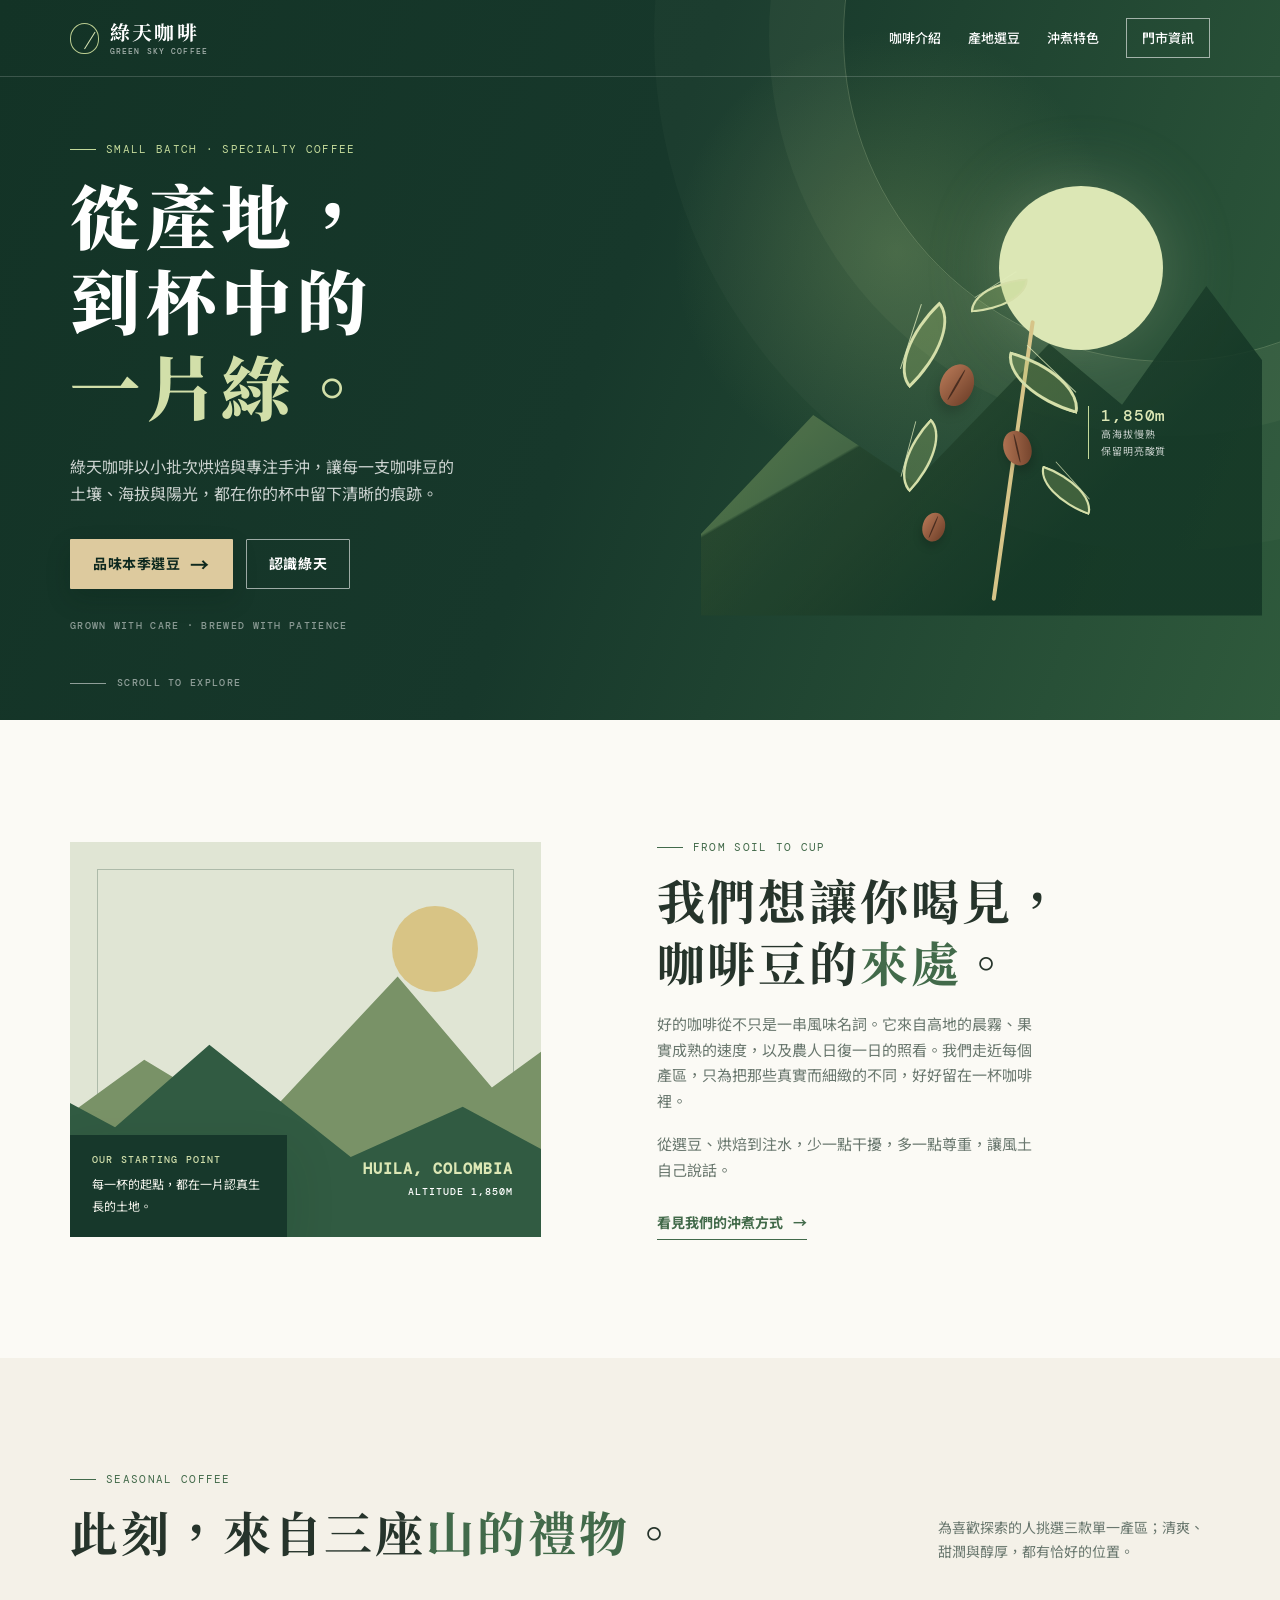
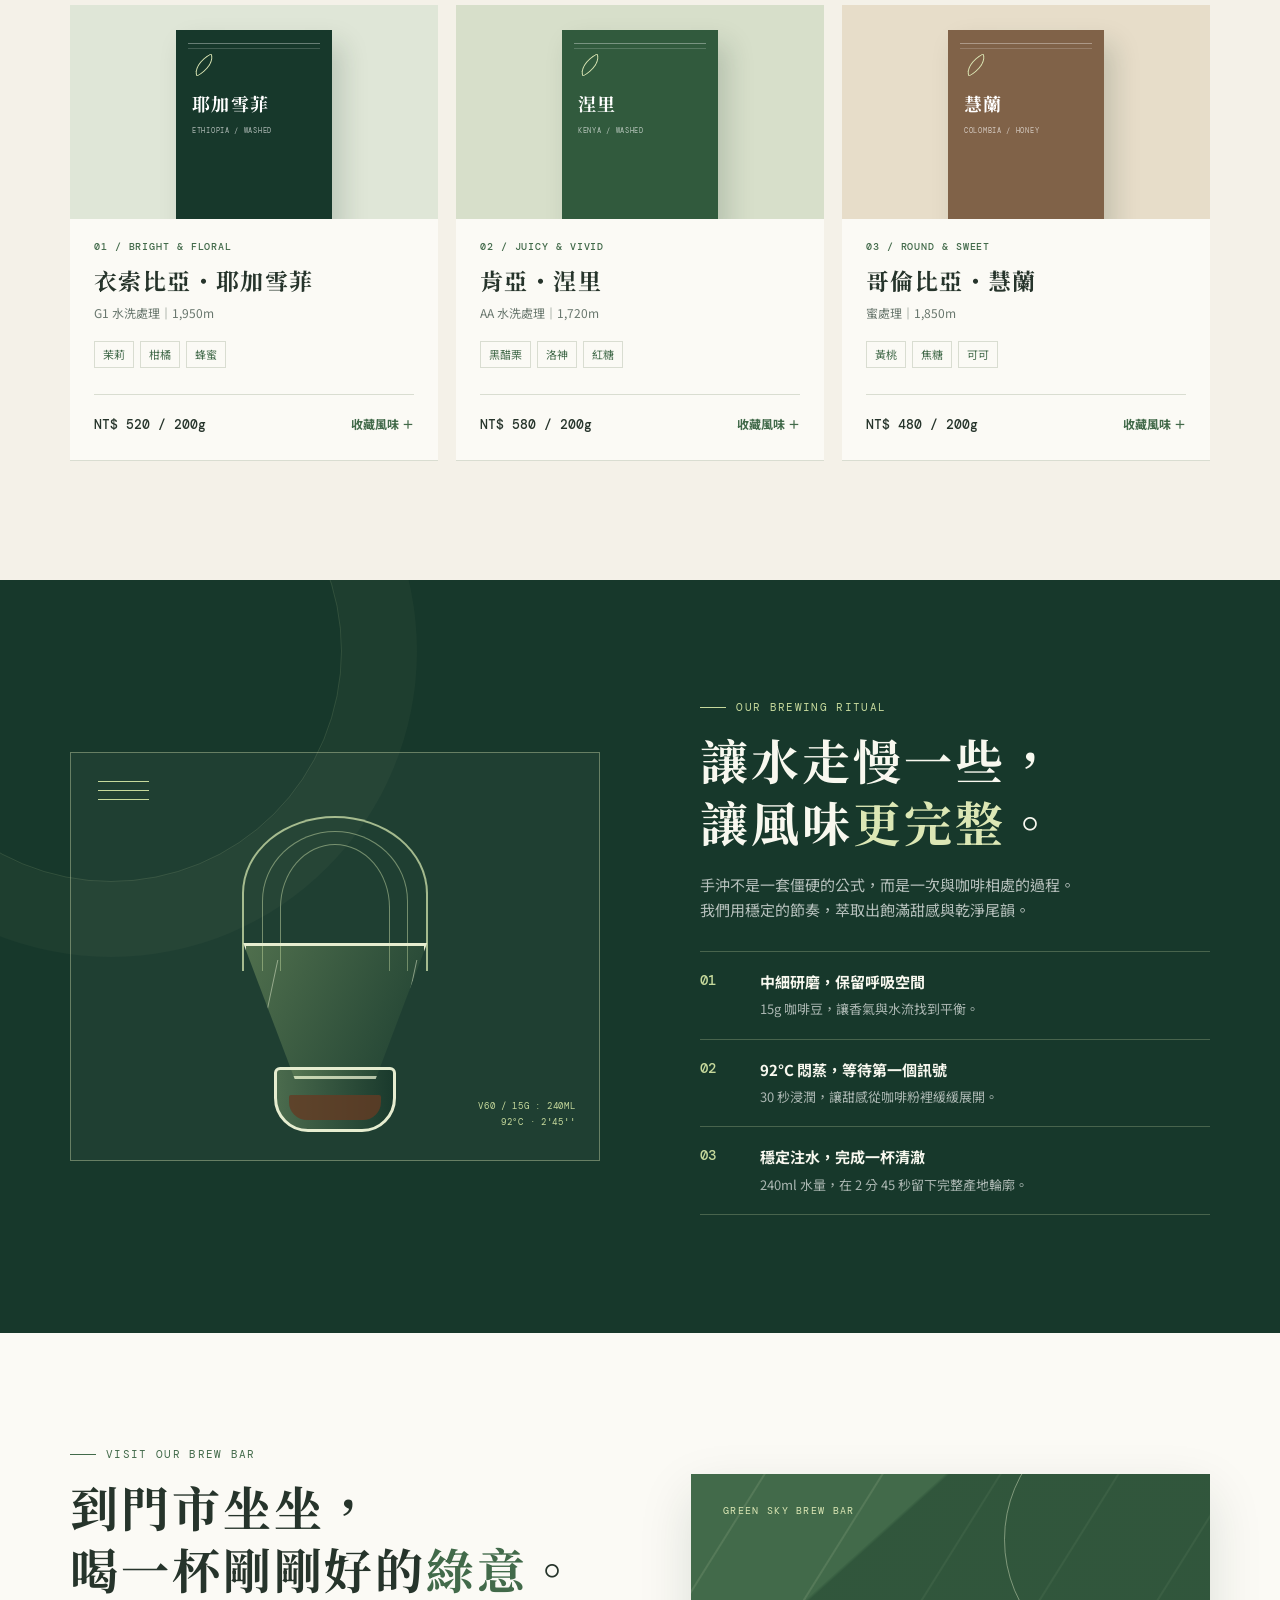
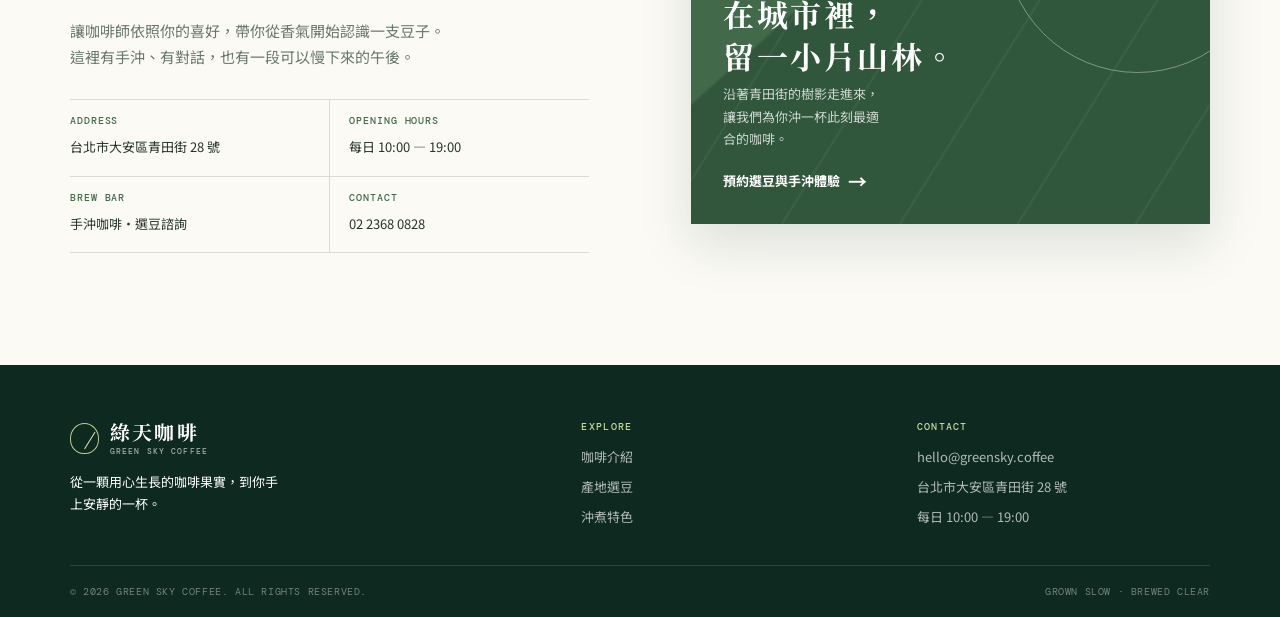
<file: refined/index.html>
<!DOCTYPE html>
<html lang="zh-Hant">
<head>
  <meta charset="UTF-8">
  <meta name="viewport" content="width=device-width, initial-scale=1.0">
  <meta name="description" content="綠天咖啡以小批次烘焙與手沖，讓每一支精品咖啡豆的產地風土清晰抵達杯中。">
  <title>綠天咖啡｜從產地，到杯中的一片綠</title>
  <link rel="preconnect" href="https://fonts.googleapis.com">
  <link rel="preconnect" href="https://fonts.gstatic.com" crossorigin>
  <link href="https://fonts.googleapis.com/css2?family=DM+Mono:wght@400;500&family=Noto+Sans+TC:wght@400;500;600;700&family=Noto+Serif+TC:wght@500;600;700;900&display=swap" rel="stylesheet">
  <style>
    :root {
      --forest: #17382b;
      --deep-forest: #0e291f;
      --moss: #426a4a;
      --leaf: #9aaa72;
      --cream: #f4f1e8;
      --paper: #fbfaf5;
      --oat: #ddca9e;
      --clay: #ad7655;
      --ink: #26342b;
      --muted: #69776e;
      --line: #d9ddd1;
      --shadow: 0 20px 50px rgba(18, 45, 32, .13);
    }

    * { box-sizing: border-box; }
    html { scroll-behavior: smooth; }
    body { margin: 0; background: var(--cream); color: var(--ink); font-family: "Noto Sans TC", sans-serif; line-height: 1.7; -webkit-font-smoothing: antialiased; }
    a { color: inherit; text-decoration: none; }
    button, input { font: inherit; }
    button { cursor: pointer; }
    .container { width: min(1140px, calc(100% - 52px)); margin: 0 auto; }
    .sr-only { position: absolute; width: 1px; height: 1px; overflow: hidden; clip: rect(0,0,0,0); white-space: nowrap; }
    .eyebrow { display: flex; align-items: center; gap: 10px; margin: 0 0 12px; color: var(--moss); font-family: "DM Mono", monospace; font-size: 11px; letter-spacing: .12em; }
    .eyebrow::before { content: ""; width: 26px; height: 1px; background: currentColor; }
    .title { margin: 0; font: 700 clamp(30px, 4vw, 48px)/1.3 "Noto Serif TC", serif; letter-spacing: .06em; }
    .title strong { color: var(--moss); font: inherit; }
    .copy { max-width: 48ch; margin: 18px 0 0; color: var(--muted); font-size: 15px; }
    .button { display: inline-flex; align-items: center; justify-content: center; gap: 10px; min-height: 50px; padding: 12px 22px; border: 1px solid transparent; border-radius: 1px; font-size: 14px; font-weight: 700; letter-spacing: .04em; transition: transform .2s ease, background .2s ease, color .2s ease, border-color .2s ease; }
    .button:hover { transform: translateY(-2px); }
    .button:focus-visible, a:focus-visible, button:focus-visible, input:focus-visible { outline: 3px solid #d3c66b; outline-offset: 3px; }
    .button-main { color: var(--deep-forest); background: var(--oat); box-shadow: 0 10px 24px rgba(7, 27, 18, .18); }
    .button-main:hover { background: #eddaac; }
    .button-light { border-color: rgba(255,255,255,.58); color: #fff; }
    .button-light:hover { background: rgba(255,255,255,.12); }
    .icon-arrow { font-size: 19px; line-height: 1; }

    /* Header */
    .header { position: absolute; z-index: 10; width: 100%; color: #fff; border-bottom: 1px solid rgba(255,255,255,.17); }
    .nav { display: flex; min-height: 76px; align-items: center; justify-content: space-between; }
    .brand { display: flex; align-items: center; gap: 11px; font: 700 20px/1 "Noto Serif TC", serif; letter-spacing: .11em; }
    .brand-symbol { position: relative; width: 29px; height: 31px; border: 1px solid #bbcd91; border-radius: 50% 50% 47% 47%; color: #d9e5b6; }
    .brand-symbol::before { content: ""; position: absolute; top: 5px; left: 13px; width: 1px; height: 20px; background: #d9e5b6; transform: rotate(32deg); transform-origin: bottom; }
    .brand small { display: block; margin-top: 5px; color: rgba(255,255,255,.63); font: 500 8px/1 "DM Mono", monospace; letter-spacing: .14em; }
    .nav-links { display: flex; align-items: center; gap: 27px; font-size: 13px; font-weight: 500; }
    .nav-links a { position: relative; padding: 6px 0; }
    .nav-links a:not(.nav-book)::after { content: ""; position: absolute; right: 0; bottom: 0; left: 0; height: 1px; background: var(--leaf); transform: scaleX(0); transform-origin: right; transition: transform .2s; }
    .nav-links a:not(.nav-book):hover::after { transform: scaleX(1); transform-origin: left; }
    .nav-book { padding: 8px 15px !important; border: 1px solid rgba(255,255,255,.58); }
    .nav-book:hover { color: var(--forest); background: #fff; }
    .menu-button { display: none; width: 40px; height: 40px; border: 0; color: #fff; background: transparent; font-size: 23px; }

    /* Hero */
    .hero { position: relative; min-height: 720px; overflow: hidden; color: #fff; background: var(--forest); }
    .hero::before { content: ""; position: absolute; inset: 0; background: radial-gradient(circle at 70% 35%, rgba(141,170,103,.28), transparent 22%), linear-gradient(110deg, #133326 0%, #17382b 47%, #2f5a3c 100%); }
    .hero::after { content: ""; position: absolute; top: -290px; right: -215px; width: 650px; height: 650px; border: 1px solid rgba(223,235,186,.22); border-radius: 50%; box-shadow: 0 0 0 74px rgba(223,235,186,.045), 0 0 0 189px rgba(223,235,186,.025); }
    .hero-grid { position: relative; z-index: 1; display: grid; grid-template-columns: 1.05fr .95fr; gap: 35px; align-items: center; min-height: 720px; padding: 126px 0 72px; }
    .hero .eyebrow { color: #c3d99a; }
    .hero h1 { max-width: 12ch; margin: 0; font: 900 clamp(43px, 5.5vw, 70px)/1.22 "Noto Serif TC", serif; letter-spacing: .08em; }
    .hero h1 em { color: #d2dfa9; font-style: normal; }
    .hero-lede { max-width: 43ch; margin: 26px 0 31px; color: rgba(255,255,255,.78); font-size: 16px; }
    .hero-actions { display: flex; flex-wrap: wrap; gap: 13px; }
    .hero-signature { margin: 29px 0 0; color: rgba(255,255,255,.5); font: 500 10px/1.6 "DM Mono", monospace; letter-spacing: .13em; }
    .hero-visual { position: relative; height: 453px; }
    .sun-disc { position: absolute; top: 25px; right: 9%; width: 164px; height: 164px; border-radius: 50%; background: #dce7b5; box-shadow: 0 0 72px rgba(220,231,181,.25); }
    .hill { position: absolute; right: -10%; bottom: -2px; width: 107%; height: 75%; clip-path: polygon(0 76%, 20% 41%, 38% 61%, 62% 20%, 75% 38%, 90% 3%, 100% 25%, 100% 100%, 0 100%); background: linear-gradient(136deg, #72905c, #244c36 69%); opacity: .88; }
    .hill::after { content: ""; position: absolute; inset: 0; background: linear-gradient(150deg, transparent 39%, rgba(8,38,25,.55) 39.5% 100%); }
    .coffee-plant { position: absolute; z-index: 2; right: 19%; bottom: 13px; width: 255px; height: 330px; transform: rotate(-4deg); }
    .stem { position: absolute; bottom: 0; left: 125px; width: 4px; height: 283px; border-radius: 4px; background: #d6c488; transform: rotate(12deg); transform-origin: bottom; }
    .leaf { position: absolute; width: 82px; height: 42px; border: 3px solid #d5dfa9; border-radius: 100% 0 100% 0; background: rgba(173,202,117,.26); }
    .leaf::after { content: ""; position: absolute; top: 50%; left: 4px; width: 68px; height: 1px; background: rgba(226,237,189,.78); transform: rotate(-28deg); transform-origin: left; }
    .leaf-a { top: 49px; left: 35px; transform: rotate(-40deg); }
    .leaf-b { top: 95px; right: 22px; transform: rotate(20deg) scaleX(-1); }
    .leaf-c { top: 159px; left: 23px; transform: rotate(-43deg) scale(.84); }
    .leaf-d { top: 204px; right: 7px; transform: rotate(24deg) scaleX(-1) scale(.74); }
    .leaf-e { top: 5px; right: 60px; transform: rotate(0deg) scale(.72); }
    .bean { position: absolute; z-index: 3; width: 33px; height: 43px; border-radius: 50%; background: linear-gradient(110deg, #b87957, #6d3e28); box-shadow: 0 8px 12px rgba(0,0,0,.17); }
    .bean::before { content: ""; position: absolute; top: 4px; bottom: 4px; left: 15px; width: 2px; border-radius: 50%; background: rgba(45,26,19,.72); transform: rotate(8deg); }
    .bean-1 { top: 91px; left: 89px; transform: rotate(26deg); }
    .bean-2 { top: 158px; right: 77px; transform: rotate(-17deg) scale(.83); }
    .bean-3 { top: 231px; left: 56px; transform: rotate(19deg) scale(.68); }
    .origin-tag { position: absolute; z-index: 3; top: 52%; right: -2%; width: 132px; padding-left: 12px; border-left: 1px solid #c3d99a; color: rgba(255,255,255,.76); font-size: 10px; line-height: 1.7; letter-spacing: .08em; }
    .origin-tag b { display: block; color: #dce7b5; font: 500 16px/1.2 "DM Mono", monospace; }
    .scroll-hint { position: absolute; bottom: 22px; left: max(26px, calc((100% - 1140px) / 2)); z-index: 2; display: flex; gap: 11px; align-items: center; color: rgba(255,255,255,.52); font: 500 10px/1 "DM Mono", monospace; letter-spacing: .13em; }
    .scroll-hint::before { content: ""; width: 36px; height: 1px; background: currentColor; }

    /* Story */
    .story { padding: 118px 0; background: var(--paper); }
    .story-grid { display: grid; grid-template-columns: .92fr 1.08fr; gap: clamp(46px, 9vw, 120px); align-items: center; }
    .origin-window { position: relative; min-height: 395px; overflow: hidden; background: #e0e5d4; }
    .origin-window::before { content: ""; position: absolute; inset: 27px; border: 1px solid rgba(23,56,43,.25); }
    .origin-sun { position: absolute; top: 64px; right: 63px; width: 86px; height: 86px; border-radius: 50%; background: #d8c485; }
    .origin-hill-one, .origin-hill-two { position: absolute; right: -12%; bottom: -2%; left: -13%; clip-path: polygon(0 72%, 23% 40%, 42% 62%, 66% 13%, 82% 49%, 100% 24%, 100% 100%, 0 100%); }
    .origin-hill-one { height: 78%; background: #799267; }
    .origin-hill-two { height: 58%; background: #315b42; transform: scaleX(-1); }
    .origin-label { position: absolute; z-index: 2; right: 28px; bottom: 27px; color: #fff; font: 500 10px/1.7 "DM Mono", monospace; letter-spacing: .1em; text-align: right; }
    .origin-label b { display: block; color: #dce7b5; font-size: 15px; }
    .story-note { position: absolute; z-index: 3; bottom: 0; left: 0; width: 217px; padding: 20px 22px; color: #f9f8f1; background: var(--forest); box-shadow: var(--shadow); }
    .story-note b { display: block; margin-bottom: 8px; color: #cfddaa; font: 500 10px/1 "DM Mono", monospace; letter-spacing: .12em; }
    .story-note p { margin: 0; font-size: 12px; line-height: 1.8; }
    .story-link { display: inline-flex; gap: 10px; margin-top: 29px; padding-bottom: 4px; border-bottom: 1px solid var(--moss); color: var(--moss); font-size: 14px; font-weight: 700; }

    /* Selection */
    .selection { padding: 112px 0 120px; background: var(--cream); }
    .section-head { display: flex; align-items: end; justify-content: space-between; gap: 30px; margin-bottom: 42px; }
    .section-head .copy { max-width: 34ch; margin: 0; font-size: 14px; }
    .coffee-grid { display: grid; grid-template-columns: repeat(3, 1fr); gap: 18px; }
    .coffee-card { display: flex; flex-direction: column; min-height: 455px; background: var(--paper); box-shadow: 0 1px 0 var(--line); transition: transform .25s ease, box-shadow .25s ease; }
    .coffee-card:hover { transform: translateY(-6px); box-shadow: var(--shadow); }
    .bag-visual { position: relative; height: 214px; overflow: hidden; background: #dfe6d7; }
    .coffee-card:nth-child(2) .bag-visual { background: #d7dfca; }
    .coffee-card:nth-child(3) .bag-visual { background: #e7ddc9; }
    .bag { position: absolute; right: 50%; bottom: -10px; width: 156px; height: 199px; padding: 28px 16px; color: #fff; background: var(--forest); box-shadow: 10px 14px 25px rgba(20,50,36,.17); transform: translateX(50%); }
    .coffee-card:nth-child(2) .bag { background: #315a3d; }
    .coffee-card:nth-child(3) .bag { background: #806248; }
    .bag::before { content: ""; position: absolute; top: 13px; right: 12px; left: 12px; height: 1px; background: rgba(255,255,255,.35); box-shadow: 0 5px 0 rgba(255,255,255,.18); }
    .bag .mini-leaf { display: block; width: 24px; height: 14px; margin-bottom: 19px; border: 1px solid #dce7b5; border-radius: 100% 0; transform: rotate(-28deg); }
    .bag .bag-name { position: relative; z-index: 1; font: 700 18px/1.3 "Noto Serif TC", serif; letter-spacing: .07em; }
    .bag .bag-origin { display: block; margin-top: 7px; color: rgba(255,255,255,.65); font: 400 7px/1.4 "DM Mono", monospace; letter-spacing: .1em; }
    .card-body { display: flex; flex: 1; flex-direction: column; padding: 23px 24px 22px; }
    .card-index { color: var(--moss); font: 500 10px/1 "DM Mono", monospace; letter-spacing: .09em; }
    .card-body h3 { margin: 13px 0 5px; font: 700 23px/1.4 "Noto Serif TC", serif; letter-spacing: .06em; }
    .card-origin { margin: 0; color: var(--muted); font-size: 12px; }
    .flavour { display: flex; flex-wrap: wrap; gap: 6px; margin: 18px 0 auto; }
    .flavour span { padding: 3px 8px; border: 1px solid var(--line); color: var(--moss); font-size: 11px; }
    .card-footer { display: flex; align-items: center; justify-content: space-between; gap: 12px; margin-top: 20px; padding-top: 15px; border-top: 1px solid var(--line); }
    .price { font: 500 13px/1 "DM Mono", monospace; }
    .save-button { padding: 4px 0; border: 0; color: var(--moss); background: transparent; font-size: 12px; font-weight: 700; }
    .save-button:hover { color: var(--clay); }

    /* Brew */
    .brew { position: relative; overflow: hidden; padding: 118px 0; color: #f8f8ef; background: var(--forest); }
    .brew::before { content: ""; position: absolute; top: -160px; left: -120px; width: 460px; height: 460px; border: 1px solid rgba(211,227,166,.14); border-radius: 50%; box-shadow: 0 0 0 75px rgba(211,227,166,.035); }
    .brew-grid { position: relative; z-index: 1; display: grid; grid-template-columns: 1.02fr .98fr; gap: clamp(45px, 8vw, 100px); align-items: center; }
    .brew .eyebrow { color: #c6d99c; }
    .brew .title strong { color: #dce7b5; }
    .brew .copy { color: rgba(255,255,255,.69); }
    .brew-drawing { position: relative; min-height: 409px; border: 1px solid rgba(220,231,181,.38); background: rgba(255,255,255,.035); }
    .brew-drawing::before { content: ""; position: absolute; top: 28px; left: 27px; width: 51px; height: 1px; background: #c6d99c; box-shadow: 0 9px 0 #c6d99c, 0 18px 0 #c6d99c; }
    .water-lines { position: absolute; top: 63px; left: 50%; width: 186px; height: 155px; border: 2px solid rgba(210,228,174,.75); border-bottom: 0; border-radius: 50% 50% 0 0; transform: translateX(-50%); }
    .water-lines::before, .water-lines::after { content: ""; position: absolute; top: 13px; right: 18px; bottom: 0; left: 18px; border: 1px solid rgba(210,228,174,.48); border-bottom: 0; border-radius: 50% 50% 0 0; }
    .water-lines::after { top: 26px; right: 36px; left: 36px; }
    .dripper { position: absolute; bottom: 81px; left: 50%; width: 184px; height: 136px; border: 3px solid #e6edd0; background: linear-gradient(115deg, rgba(173,203,129,.34), rgba(30,74,48,.14)); clip-path: polygon(0 0,100% 0,72% 100%,28% 100%); transform: translateX(-50%); }
    .dripper::before { content: ""; position: absolute; top: 14px; right: 19px; bottom: 0; left: 19px; border-left: 1px solid rgba(230,237,208,.5); border-right: 1px solid rgba(230,237,208,.5); transform: skewX(-12deg); }
    .server { position: absolute; bottom: 28px; left: 50%; width: 122px; height: 65px; border: 3px solid #e6edd0; border-radius: 6px 6px 34px 34px; background: linear-gradient(90deg, rgba(160,192,130,.34), rgba(9,41,27,.24)); transform: translateX(-50%); }
    .server::after { content: ""; position: absolute; right: 12px; bottom: 9px; left: 12px; height: 25px; border-radius: 2px 2px 18px 18px; background: rgba(100,59,35,.8); }
    .brew-caption { position: absolute; right: 24px; bottom: 21px; color: #c6d99c; font: 400 9px/1.8 "DM Mono", monospace; letter-spacing: .08em; text-align: right; }
    .method-list { display: grid; gap: 0; margin: 28px 0 0; padding: 0; list-style: none; }
    .method-list li { display: grid; grid-template-columns: 45px 1fr; gap: 15px; padding: 17px 0; border-top: 1px solid rgba(220,231,181,.25); }
    .method-list li:last-child { border-bottom: 1px solid rgba(220,231,181,.25); }
    .method-no { color: #c6d99c; font: 500 14px/1.7 "DM Mono", monospace; }
    .method-text b { display: block; font-size: 15px; }
    .method-text span { color: rgba(255,255,255,.64); font-size: 13px; }

    /* Visit */
    .visit { padding: 112px 0; background: var(--paper); }
    .visit-grid { display: grid; grid-template-columns: 1fr 1fr; gap: clamp(42px, 8vw, 105px); align-items: center; }
    .store-card { position: relative; min-height: 350px; overflow: hidden; color: #fff; background: var(--moss); box-shadow: var(--shadow); }
    .store-card::before { content: ""; position: absolute; inset: 0; opacity: .68; background: linear-gradient(138deg, transparent 28%, rgba(11,45,30,.46) 28.5% 100%), repeating-linear-gradient(122deg, transparent 0 61px, rgba(224,235,195,.18) 62px 63px, transparent 64px 100px); }
    .store-card::after { content: ""; position: absolute; top: -68px; right: -61px; width: 265px; height: 265px; border: 1px solid rgba(227,237,203,.44); border-radius: 50%; }
    .store-inner { position: relative; z-index: 1; display: flex; min-height: 350px; flex-direction: column; padding: 32px; }
    .store-kicker { margin: 0; color: #dce7b5; font: 400 10px/1 "DM Mono", monospace; letter-spacing: .13em; }
    .store-inner h3 { margin: auto 0 7px; font: 700 31px/1.35 "Noto Serif TC", serif; letter-spacing: .08em; }
    .store-inner p:not(.store-kicker) { max-width: 23ch; margin: 0; color: rgba(255,255,255,.76); font-size: 13px; }
    .store-link { display: inline-flex; align-items: center; gap: 8px; margin-top: 20px; color: #fff; font-size: 13px; font-weight: 700; }
    .details { display: grid; grid-template-columns: repeat(2, 1fr); gap: 0; margin: 30px 0 0; }
    .detail { padding: 16px 0; border-top: 1px solid var(--line); }
    .detail:nth-last-child(-n+2) { border-bottom: 1px solid var(--line); }
    .detail:nth-child(odd) { padding-right: 19px; }
    .detail:nth-child(even) { padding-left: 19px; border-left: 1px solid var(--line); }
    .detail b { display: block; margin-bottom: 6px; color: var(--moss); font: 500 10px/1 "DM Mono", monospace; letter-spacing: .09em; }
    .detail span { font-size: 13px; }

    /* Footer and small UI */
    footer { color: rgba(255,255,255,.68); background: var(--deep-forest); }
    .footer-grid { display: grid; grid-template-columns: 1.6fr 1fr 1fr; gap: 42px; padding: 57px 0 37px; }
    .footer-brand { color: #fff; }
    .footer-brand p { max-width: 30ch; margin: 16px 0 0; font-size: 13px; }
    .footer-heading { margin: 0 0 14px; color: #c6d99c; font: 500 10px/1 "DM Mono", monospace; letter-spacing: .13em; }
    .footer-list { margin: 0; padding: 0; list-style: none; font-size: 13px; }
    .footer-list li + li { margin-top: 8px; }
    .footer-list a:hover { color: #fff; }
    .footer-bottom { display: flex; justify-content: space-between; gap: 20px; padding: 18px 0; border-top: 1px solid rgba(255,255,255,.13); color: rgba(255,255,255,.42); font: 400 10px/1.5 "DM Mono", monospace; letter-spacing: .06em; }
    .toast { position: fixed; right: 22px; bottom: 22px; z-index: 30; max-width: min(340px, calc(100% - 44px)); padding: 13px 17px; border-left: 3px solid var(--oat); color: #fff; background: var(--deep-forest); box-shadow: var(--shadow); font-size: 13px; opacity: 0; pointer-events: none; transform: translateY(12px); transition: opacity .23s ease, transform .23s ease; }
    .toast.show { opacity: 1; transform: translateY(0); }
    .reveal { opacity: 0; transform: translateY(18px); transition: opacity .65s ease, transform .65s ease; }
    .reveal.in { opacity: 1; transform: translateY(0); }

    @media (max-width: 840px) {
      .nav { min-height: 68px; }
      .menu-button { display: block; }
      .nav-links { position: absolute; top: 68px; right: 0; left: 0; display: grid; gap: 0; max-height: 0; overflow: hidden; background: #112f23; transition: max-height .28s ease; }
      .nav-links.open { max-height: 300px; border-top: 1px solid rgba(255,255,255,.14); }
      .nav-links a { padding: 13px 26px; border-bottom: 1px solid rgba(255,255,255,.1); }
      .nav-links .nav-book { margin: 10px 26px; text-align: center; }
      .hero, .hero-grid { min-height: 725px; }
      .hero-grid { grid-template-columns: 1fr; padding-top: 110px; }
      .hero-visual { height: 280px; margin-top: -40px; }
      .sun-disc { top: 8px; right: 14%; width: 118px; height: 118px; }
      .hill { width: 86%; height: 97%; }
      .coffee-plant { right: 16%; bottom: -24px; transform: scale(.75) rotate(-4deg); transform-origin: bottom right; }
      .origin-tag { top: 45%; right: 1%; }
      .story-grid, .brew-grid, .visit-grid { grid-template-columns: 1fr; }
      .origin-window { max-width: 560px; width: 100%; }
      .coffee-grid { grid-template-columns: repeat(2, 1fr); }
      .coffee-card:last-child { grid-column: span 2; }
      .footer-grid { grid-template-columns: 1.4fr 1fr; }
      .footer-brand { grid-column: span 2; }
    }

    @media (max-width: 570px) {
      .container { width: min(100% - 34px, 1140px); }
      .hero, .hero-grid { min-height: 680px; }
      .hero-grid { padding-top: 99px; padding-bottom: 44px; }
      .hero h1 { font-size: 40px; }
      .hero-lede { margin: 19px 0 23px; font-size: 14px; }
      .hero-visual { height: 238px; }
      .origin-tag { display: none; }
      .scroll-hint { bottom: 12px; left: 17px; }
      .story, .selection, .brew, .visit { padding: 76px 0; }
      .origin-window { min-height: 335px; }
      .story-note { width: 190px; padding: 16px; }
      .section-head { display: block; }
      .section-head .copy { margin-top: 15px; }
      .coffee-grid { grid-template-columns: 1fr; }
      .coffee-card:last-child { grid-column: auto; }
      .brew-drawing { min-height: 325px; }
      .water-lines { transform: translateX(-50%) scale(.82); transform-origin: top; }
      .dripper { transform: translateX(-50%) scale(.8); transform-origin: bottom; }
      .server { transform: translateX(-50%) scale(.8); transform-origin: bottom; }
      .details { grid-template-columns: 1fr; }
      .detail, .detail:nth-last-child(-n+2) { border-bottom: 0; }
      .detail:first-child { border-top: 1px solid var(--line); }
      .detail:last-child { border-bottom: 1px solid var(--line); }
      .detail:nth-child(even) { padding-left: 0; border-left: 0; }
      .footer-grid { grid-template-columns: 1fr; gap: 30px; }
      .footer-brand { grid-column: auto; }
      .footer-bottom { display: block; }
      .footer-bottom span + span { display: block; margin-top: 6px; }
    }

    @media (prefers-reduced-motion: reduce) {
      html { scroll-behavior: auto; }
      *, *::before, *::after { transition-duration: .01ms !important; animation-duration: .01ms !important; }
      .reveal { opacity: 1; transform: none; }
    }
  </style>
</head>
<body>
  <header class="header" id="top">
    <nav class="nav container" aria-label="主要導覽">
      <a class="brand" href="#top" aria-label="回到綠天咖啡首頁"><span class="brand-symbol" aria-hidden="true"></span><span>綠天咖啡<small>GREEN SKY COFFEE</small></span></a>
      <button class="menu-button" type="button" aria-label="開啟導覽選單" aria-expanded="false" aria-controls="navLinks">☰</button>
      <div class="nav-links" id="navLinks">
        <a href="#story">咖啡介紹</a>
        <a href="#selection">產地選豆</a>
        <a href="#brew">沖煮特色</a>
        <a class="nav-book" href="#visit">門市資訊</a>
      </div>
    </nav>
  </header>

  <main>
    <section class="hero" aria-labelledby="heroTitle">
      <div class="hero-grid container">
        <div class="reveal">
          <p class="eyebrow">SMALL BATCH · SPECIALTY COFFEE</p>
          <h1 id="heroTitle">從產地，<br>到杯中的<br><em>一片綠。</em></h1>
          <p class="hero-lede">綠天咖啡以小批次烘焙與專注手沖，讓每一支咖啡豆的土壤、海拔與陽光，都在你的杯中留下清晰的痕跡。</p>
          <div class="hero-actions"><a class="button button-main" href="#selection">品味本季選豆 <span class="icon-arrow">→</span></a><a class="button button-light" href="#story">認識綠天</a></div>
          <p class="hero-signature">GROWN WITH CARE · BREWED WITH PATIENCE</p>
        </div>
        <div class="hero-visual" aria-hidden="true">
          <div class="sun-disc"></div><div class="hill"></div>
          <div class="coffee-plant"><span class="stem"></span><span class="leaf leaf-a"></span><span class="leaf leaf-b"></span><span class="leaf leaf-c"></span><span class="leaf leaf-d"></span><span class="leaf leaf-e"></span><span class="bean bean-1"></span><span class="bean bean-2"></span><span class="bean bean-3"></span></div>
          <p class="origin-tag"><b>1,850m</b>高海拔慢熟<br>保留明亮酸質</p>
        </div>
      </div>
      <p class="scroll-hint">SCROLL TO EXPLORE</p>
    </section>

    <section class="story" id="story" aria-labelledby="storyTitle">
      <div class="story-grid container">
        <div class="origin-window reveal" aria-hidden="true"><div class="origin-sun"></div><div class="origin-hill-one"></div><div class="origin-hill-two"></div><p class="origin-label"><b>HUILA, COLOMBIA</b>ALTITUDE 1,850M</p><div class="story-note"><b>OUR STARTING POINT</b><p>每一杯的起點，都在一片認真生長的土地。</p></div></div>
        <div class="reveal">
          <p class="eyebrow">FROM SOIL TO CUP</p>
          <h2 class="title" id="storyTitle">我們想讓你喝見，<br>咖啡豆的<strong>來處</strong>。</h2>
          <p class="copy">好的咖啡從不只是一串風味名詞。它來自高地的晨霧、果實成熟的速度，以及農人日復一日的照看。我們走近每個產區，只為把那些真實而細緻的不同，好好留在一杯咖啡裡。</p>
          <p class="copy">從選豆、烘焙到注水，少一點干擾，多一點尊重，讓風土自己說話。</p>
          <a class="story-link" href="#brew">看見我們的沖煮方式 <span>→</span></a>
        </div>
      </div>
    </section>

    <section class="selection" id="selection" aria-labelledby="selectionTitle">
      <div class="container">
        <div class="section-head reveal"><div><p class="eyebrow">SEASONAL COFFEE</p><h2 class="title" id="selectionTitle">此刻，來自三座<strong>山的禮物</strong>。</h2></div><p class="copy">為喜歡探索的人挑選三款單一產區；清爽、甜潤與醇厚，都有恰好的位置。</p></div>
        <div class="coffee-grid">
          <article class="coffee-card reveal">
            <div class="bag-visual" aria-hidden="true"><div class="bag"><span class="mini-leaf"></span><b class="bag-name">耶加雪菲</b><span class="bag-origin">ETHIOPIA / WASHED</span></div></div>
            <div class="card-body"><span class="card-index">01 / BRIGHT &amp; FLORAL</span><h3>衣索比亞・耶加雪菲</h3><p class="card-origin">G1 水洗處理｜1,950m</p><div class="flavour"><span>茉莉</span><span>柑橘</span><span>蜂蜜</span></div><div class="card-footer"><span class="price">NT$ 520 / 200g</span><button class="save-button" type="button" data-coffee="衣索比亞・耶加雪菲">收藏風味 ＋</button></div></div>
          </article>
          <article class="coffee-card reveal">
            <div class="bag-visual" aria-hidden="true"><div class="bag"><span class="mini-leaf"></span><b class="bag-name">涅里</b><span class="bag-origin">KENYA / WASHED</span></div></div>
            <div class="card-body"><span class="card-index">02 / JUICY &amp; VIVID</span><h3>肯亞・涅里</h3><p class="card-origin">AA 水洗處理｜1,720m</p><div class="flavour"><span>黑醋栗</span><span>洛神</span><span>紅糖</span></div><div class="card-footer"><span class="price">NT$ 580 / 200g</span><button class="save-button" type="button" data-coffee="肯亞・涅里">收藏風味 ＋</button></div></div>
          </article>
          <article class="coffee-card reveal">
            <div class="bag-visual" aria-hidden="true"><div class="bag"><span class="mini-leaf"></span><b class="bag-name">慧蘭</b><span class="bag-origin">COLOMBIA / HONEY</span></div></div>
            <div class="card-body"><span class="card-index">03 / ROUND &amp; SWEET</span><h3>哥倫比亞・慧蘭</h3><p class="card-origin">蜜處理｜1,850m</p><div class="flavour"><span>黃桃</span><span>焦糖</span><span>可可</span></div><div class="card-footer"><span class="price">NT$ 480 / 200g</span><button class="save-button" type="button" data-coffee="哥倫比亞・慧蘭">收藏風味 ＋</button></div></div>
          </article>
        </div>
      </div>
    </section>

    <section class="brew" id="brew" aria-labelledby="brewTitle">
      <div class="brew-grid container">
        <div class="brew-drawing reveal" aria-hidden="true"><div class="water-lines"></div><div class="dripper"></div><div class="server"></div><p class="brew-caption">V60 / 15G : 240ML<br>92°C · 2'45''</p></div>
        <div class="reveal">
          <p class="eyebrow">OUR BREWING RITUAL</p>
          <h2 class="title" id="brewTitle">讓水走慢一些，<br>讓風味<strong>更完整</strong>。</h2>
          <p class="copy">手沖不是一套僵硬的公式，而是一次與咖啡相處的過程。我們用穩定的節奏，萃取出飽滿甜感與乾淨尾韻。</p>
          <ol class="method-list">
            <li><span class="method-no">01</span><span class="method-text"><b>中細研磨，保留呼吸空間</b><span>15g 咖啡豆，讓香氣與水流找到平衡。</span></span></li>
            <li><span class="method-no">02</span><span class="method-text"><b>92°C 悶蒸，等待第一個訊號</b><span>30 秒浸潤，讓甜感從咖啡粉裡緩緩展開。</span></span></li>
            <li><span class="method-no">03</span><span class="method-text"><b>穩定注水，完成一杯清澈</b><span>240ml 水量，在 2 分 45 秒留下完整產地輪廓。</span></span></li>
          </ol>
        </div>
      </div>
    </section>

    <section class="visit" id="visit" aria-labelledby="visitTitle">
      <div class="visit-grid container">
        <div class="reveal"><p class="eyebrow">VISIT OUR BREW BAR</p><h2 class="title" id="visitTitle">到門市坐坐，<br>喝一杯剛剛好的<strong>綠意</strong>。</h2><p class="copy">讓咖啡師依照你的喜好，帶你從香氣開始認識一支豆子。這裡有手沖、有對話，也有一段可以慢下來的午後。</p><div class="details"><div class="detail"><b>ADDRESS</b><span>台北市大安區青田街 28 號</span></div><div class="detail"><b>OPENING HOURS</b><span>每日 10:00 — 19:00</span></div><div class="detail"><b>BREW BAR</b><span>手沖咖啡・選豆諮詢</span></div><div class="detail"><b>CONTACT</b><span>02 2368 0828</span></div></div></div>
        <aside class="store-card reveal" aria-label="綠天咖啡門市資訊卡"><div class="store-inner"><p class="store-kicker">GREEN SKY BREW BAR</p><h3>在城市裡，<br>留一小片山林。</h3><p>沿著青田街的樹影走進來，讓我們為你沖一杯此刻最適合的咖啡。</p><a class="store-link" href="mailto:hello@greensky.coffee">預約選豆與手沖體驗 <span class="icon-arrow">→</span></a></div></aside>
      </div>
    </section>
  </main>

  <footer>
    <div class="footer-grid container">
      <div class="footer-brand"><a class="brand" href="#top"><span class="brand-symbol" aria-hidden="true"></span><span>綠天咖啡<small>GREEN SKY COFFEE</small></span></a><p>從一顆用心生長的咖啡果實，到你手上安靜的一杯。</p></div>
      <div><p class="footer-heading">EXPLORE</p><ul class="footer-list"><li><a href="#story">咖啡介紹</a></li><li><a href="#selection">產地選豆</a></li><li><a href="#brew">沖煮特色</a></li></ul></div>
      <div><p class="footer-heading">CONTACT</p><ul class="footer-list"><li><a href="mailto:hello@greensky.coffee">hello@greensky.coffee</a></li><li>台北市大安區青田街 28 號</li><li>每日 10:00 — 19:00</li></ul></div>
    </div>
    <div class="footer-bottom container"><span>© 2026 GREEN SKY COFFEE. ALL RIGHTS RESERVED.</span><span>GROWN SLOW · BREWED CLEAR</span></div>
  </footer>

  <div class="toast" id="toast" role="status" aria-live="polite"></div>
  <script>
    const menuButton = document.querySelector('.menu-button');
    const navLinks = document.getElementById('navLinks');
    menuButton.addEventListener('click', () => {
      const opened = navLinks.classList.toggle('open');
      menuButton.setAttribute('aria-expanded', String(opened));
      menuButton.setAttribute('aria-label', opened ? '關閉導覽選單' : '開啟導覽選單');
      menuButton.textContent = opened ? '×' : '☰';
    });
    navLinks.querySelectorAll('a').forEach(link => link.addEventListener('click', () => {
      navLinks.classList.remove('open');
      menuButton.setAttribute('aria-expanded', 'false');
      menuButton.setAttribute('aria-label', '開啟導覽選單');
      menuButton.textContent = '☰';
    }));

    const toast = document.getElementById('toast');
    let toastTimer;
    function showToast(message) {
      window.clearTimeout(toastTimer);
      toast.textContent = message;
      toast.classList.add('show');
      toastTimer = window.setTimeout(() => toast.classList.remove('show'), 2600);
    }
    document.querySelectorAll('[data-coffee]').forEach(button => button.addEventListener('click', () => {
      showToast(`已收藏「${button.dataset.coffee}」，下次來門市時可以問問它。`);
    }));

    const reducedMotion = window.matchMedia('(prefers-reduced-motion: reduce)').matches;
    const revealItems = document.querySelectorAll('.reveal');
    if (reducedMotion || !('IntersectionObserver' in window)) {
      revealItems.forEach(element => element.classList.add('in'));
    } else {
      const observer = new IntersectionObserver(entries => {
        entries.forEach(entry => {
          if (entry.isIntersecting) {
            entry.target.classList.add('in');
            observer.unobserve(entry.target);
          }
        });
      }, { threshold: .12 });
      revealItems.forEach(element => observer.observe(element));
    }
  </script>
</body>
</html>
</file>
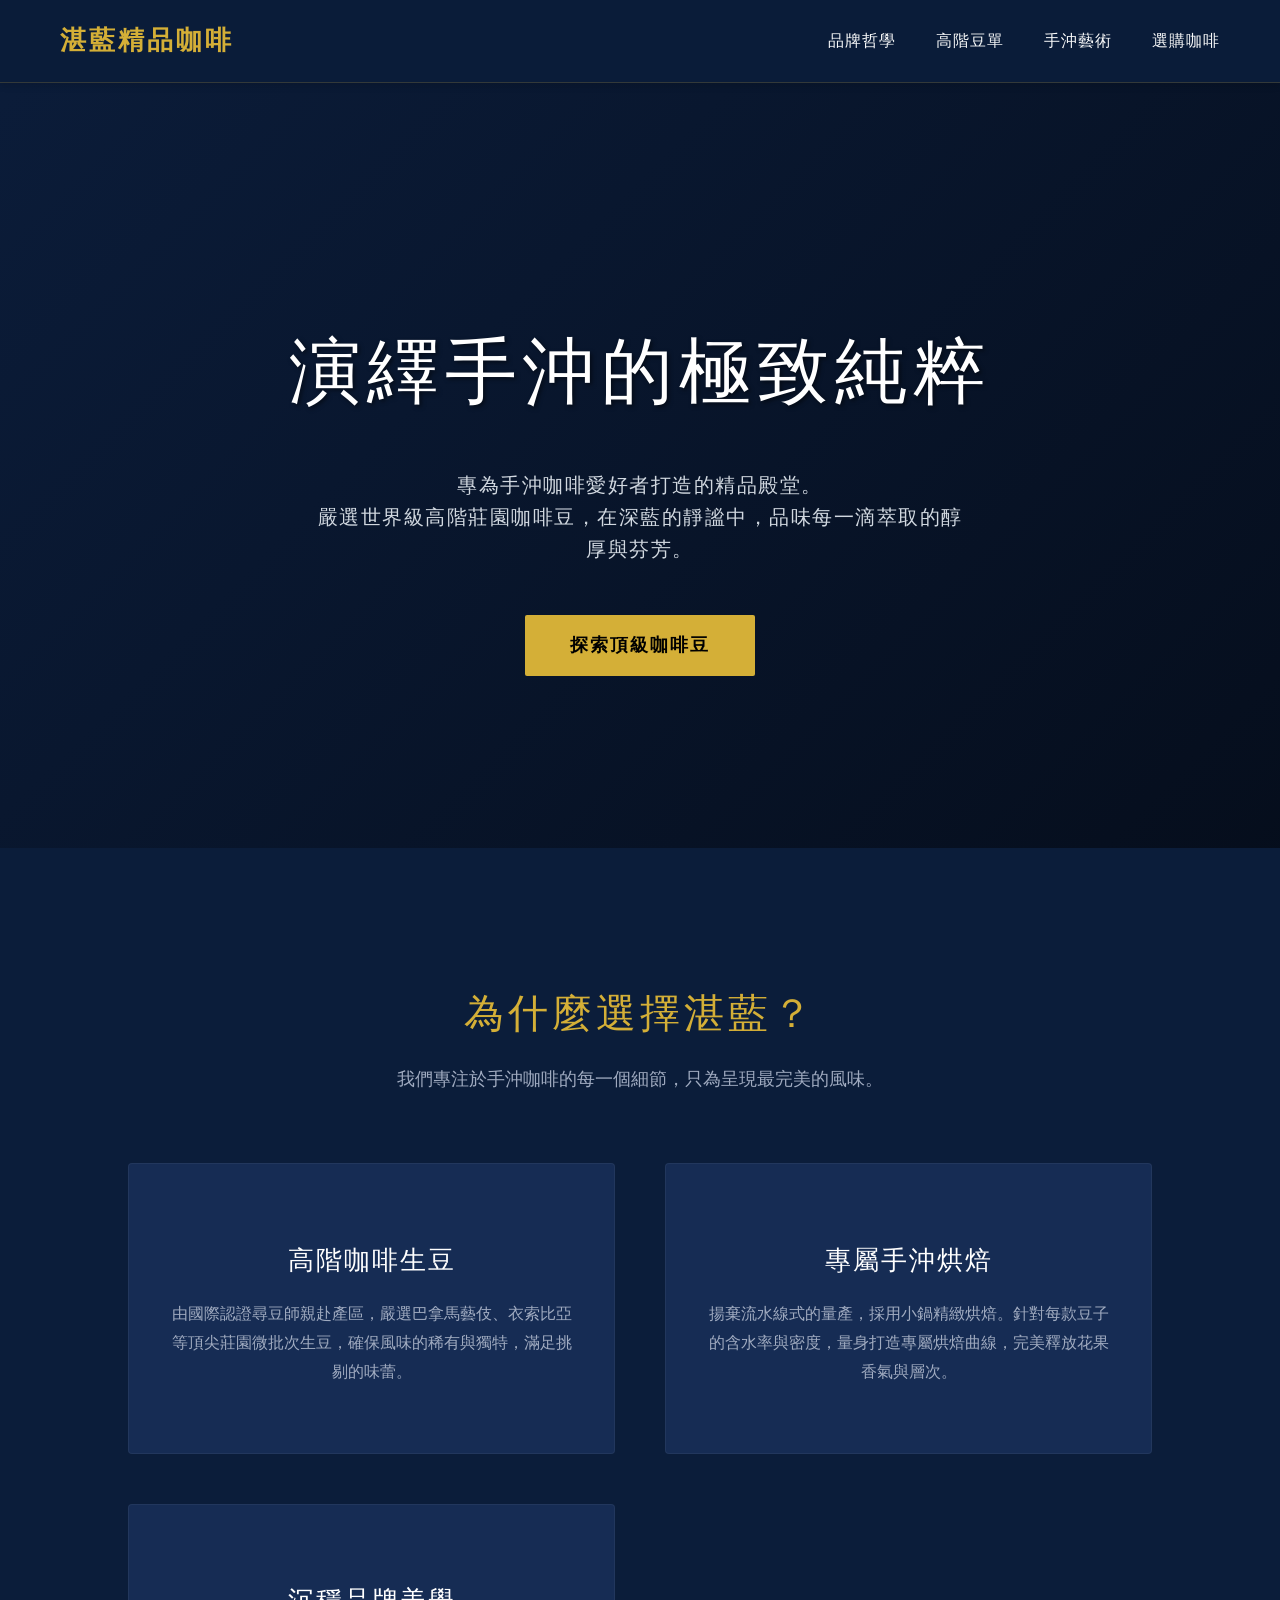
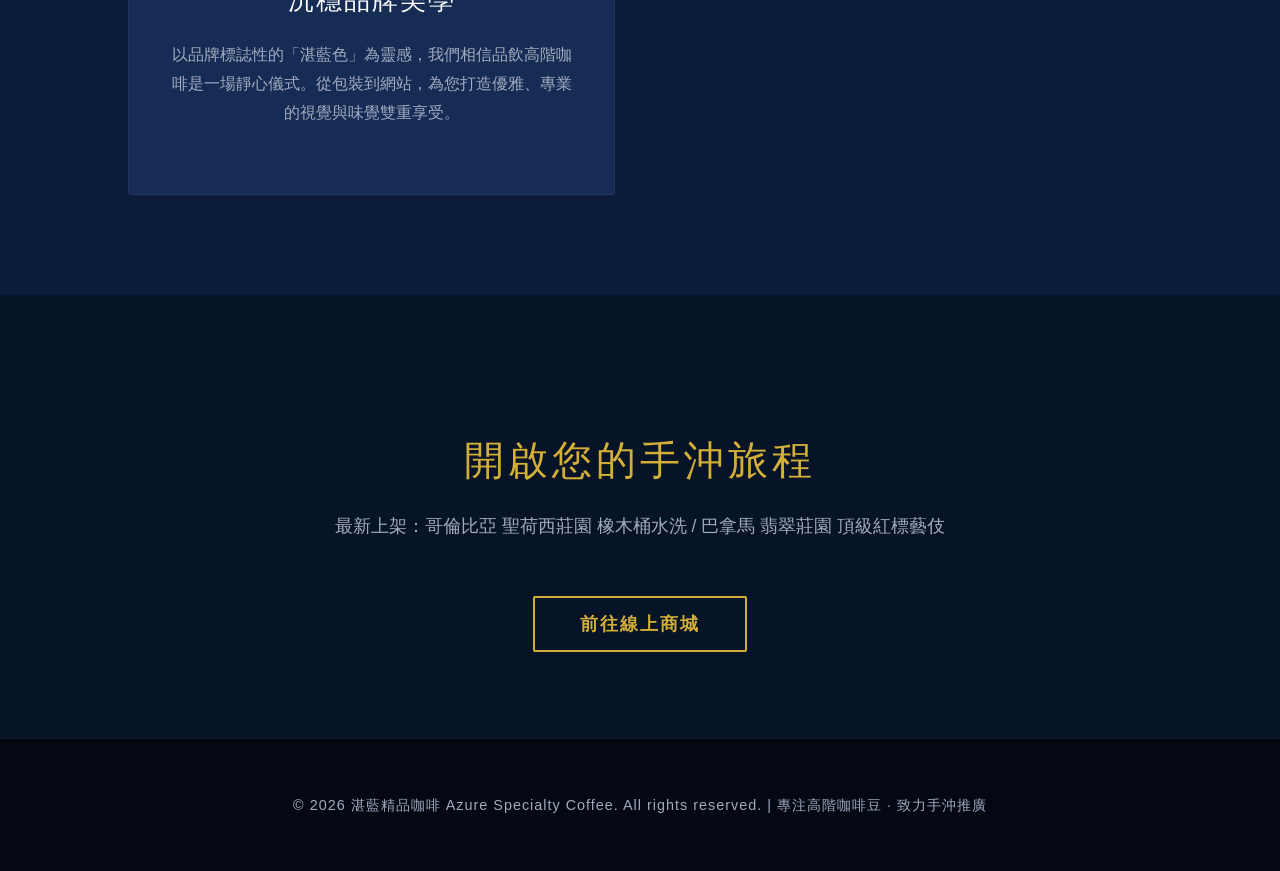
<file: w1/index.html>
<!DOCTYPE html>
<html lang="zh-TW">
<head>
    <meta charset="UTF-8">
    <meta name="viewport" content="width=device-width, initial-scale=1.0">
    <title>湛藍精品咖啡 | 頂級手沖咖啡</title>
    <style>
        :root {
            --primary-blue: #0b1d3a;
            --secondary-blue: #162c54;
            --accent-gold: #d4af37;
            --text-light: #f8f9fa;
            --text-dark: #a0abc0;
        }
        body {
            margin: 0;
            padding: 0;
            font-family: 'Helvetica Neue', Arial, 'Microsoft JhengHei', sans-serif;
            background-color: var(--primary-blue);
            color: var(--text-light);
            line-height: 1.6;
        }
        header {
            display: flex;
            justify-content: space-between;
            align-items: center;
            padding: 20px 60px;
            background-color: rgba(11, 29, 58, 0.98);
            position: sticky;
            top: 0;
            z-index: 1000;
            border-bottom: 1px solid rgba(212, 175, 55, 0.2);
            box-shadow: 0 4px 6px rgba(0,0,0,0.1);
        }
        .logo {
            font-size: 26px;
            font-weight: 700;
            color: var(--accent-gold);
            text-decoration: none;
            letter-spacing: 3px;
            display: flex;
            align-items: center;
            gap: 10px;
        }
        nav {
            display: flex;
            gap: 40px;
        }
        nav a {
            color: var(--text-light);
            text-decoration: none;
            font-size: 16px;
            letter-spacing: 1px;
            transition: color 0.3s ease;
        }
        nav a:hover {
            color: var(--accent-gold);
        }
        .hero {
            height: 85vh;
            display: flex;
            flex-direction: column;
            justify-content: center;
            align-items: center;
            text-align: center;
            background: linear-gradient(135deg, rgba(11,29,58,0.9) 0%, rgba(5,13,26,0.9) 100%), 
                        url('https://images.unsplash.com/photo-1497935586351-b67a49e012bf?ixlib=rb-1.2.1&auto=format&fit=crop&w=1920&q=80') no-repeat center center/cover;
            background-blend-mode: overlay;
            padding: 0 20px;
        }
        .hero h1 {
            font-size: 4.5rem;
            margin-bottom: 20px;
            letter-spacing: 6px;
            color: #ffffff;
            font-weight: 300;
            text-shadow: 2px 2px 4px rgba(0,0,0,0.5);
        }
        .hero p {
            font-size: 1.25rem;
            max-width: 650px;
            color: #d1d8e0;
            margin-bottom: 50px;
            letter-spacing: 1.5px;
        }
        .btn {
            padding: 16px 45px;
            background-color: var(--accent-gold);
            color: #000;
            text-decoration: none;
            font-size: 1.1rem;
            font-weight: bold;
            border-radius: 2px;
            transition: all 0.3s ease;
            letter-spacing: 2px;
        }
        .btn:hover {
            background-color: #fce28b;
            transform: translateY(-3px);
            box-shadow: 0 10px 20px rgba(0,0,0,0.2);
        }
        .section {
            padding: 100px 10%;
        }
        .section-title {
            text-align: center;
            font-size: 2.5rem;
            color: var(--accent-gold);
            margin-bottom: 20px;
            font-weight: 300;
            letter-spacing: 4px;
        }
        .section-subtitle {
            text-align: center;
            color: var(--text-dark);
            margin-bottom: 70px;
            font-size: 1.1rem;
        }
        .features {
            display: grid;
            grid-template-columns: repeat(auto-fit, minmax(320px, 1fr));
            gap: 50px;
        }
        .feature-card {
            background-color: var(--secondary-blue);
            padding: 50px 40px;
            border-radius: 4px;
            text-align: center;
            border: 1px solid rgba(255,255,255,0.05);
            transition: all 0.4s ease;
            position: relative;
            overflow: hidden;
        }
        .feature-card::before {
            content: '';
            position: absolute;
            top: 0; left: 0; width: 100%; height: 3px;
            background-color: var(--accent-gold);
            transform: scaleX(0);
            transition: transform 0.4s ease;
        }
        .feature-card:hover::before {
            transform: scaleX(1);
        }
        .feature-card:hover {
            transform: translateY(-10px);
            box-shadow: 0 15px 30px rgba(0,0,0,0.3);
            border-color: rgba(212, 175, 55, 0.3);
        }
        .feature-card h3 {
            font-size: 1.6rem;
            margin-bottom: 20px;
            color: #fff;
            font-weight: 400;
            letter-spacing: 2px;
        }
        .feature-card p {
            color: var(--text-dark);
            font-size: 1rem;
            line-height: 1.8;
        }
        .shop-section {
            background-color: #071326;
            text-align: center;
        }
        footer {
            text-align: center;
            padding: 40px;
            background-color: #030812;
            color: var(--text-dark);
            font-size: 0.9rem;
            border-top: 1px solid rgba(255,255,255,0.05);
            letter-spacing: 1px;
        }
    </style>
</head>
<body>
    <header>
        <a href="#" class="logo">湛藍精品咖啡</a>
        <nav>
            <a href="#about">品牌哲學</a>
            <a href="#beans">高階豆單</a>
            <a href="#brew">手沖藝術</a>
            <a href="#shop">選購咖啡</a>
        </nav>
    </header>

    <section class="hero">
        <h1>演繹手沖的極致純粹</h1>
        <p>專為手沖咖啡愛好者打造的精品殿堂。<br>嚴選世界級高階莊園咖啡豆，在深藍的靜謐中，品味每一滴萃取的醇厚與芬芳。</p>
        <a href="#shop" class="btn">探索頂級咖啡豆</a>
    </section>

    <section id="about" class="section">
        <h2 class="section-title">為什麼選擇湛藍？</h2>
        <p class="section-subtitle">我們專注於手沖咖啡的每一個細節，只為呈現最完美的風味。</p>
        
        <div class="features">
            <div class="feature-card">
                <h3>高階咖啡生豆</h3>
                <p>由國際認證尋豆師親赴產區，嚴選巴拿馬藝伎、衣索比亞等頂尖莊園微批次生豆，確保風味的稀有與獨特，滿足挑剔的味蕾。</p>
            </div>
            <div class="feature-card">
                <h3>專屬手沖烘焙</h3>
                <p>揚棄流水線式的量產，採用小鍋精緻烘焙。針對每款豆子的含水率與密度，量身打造專屬烘焙曲線，完美釋放花果香氣與層次。</p>
            </div>
            <div class="feature-card">
                <h3>沉穩品牌美學</h3>
                <p>以品牌標誌性的「湛藍色」為靈感，我們相信品飲高階咖啡是一場靜心儀式。從包裝到網站，為您打造優雅、專業的視覺與味覺雙重享受。</p>
            </div>
        </div>
    </section>

    <section id="shop" class="section shop-section">
        <h2 class="section-title">開啟您的手沖旅程</h2>
        <p class="section-subtitle">最新上架：哥倫比亞 聖荷西莊園 橡木桶水洗 / 巴拿馬 翡翠莊園 頂級紅標藝伎</p>
        <a href="#" class="btn" style="background-color: transparent; border: 2px solid var(--accent-gold); color: var(--accent-gold);">前往線上商城</a>
    </section>

    <footer>
        <p>&copy; 2026 湛藍精品咖啡 Azure Specialty Coffee. All rights reserved. | 專注高階咖啡豆 · 致力手沖推廣</p>
    </footer>
</body>
</html>
</file>
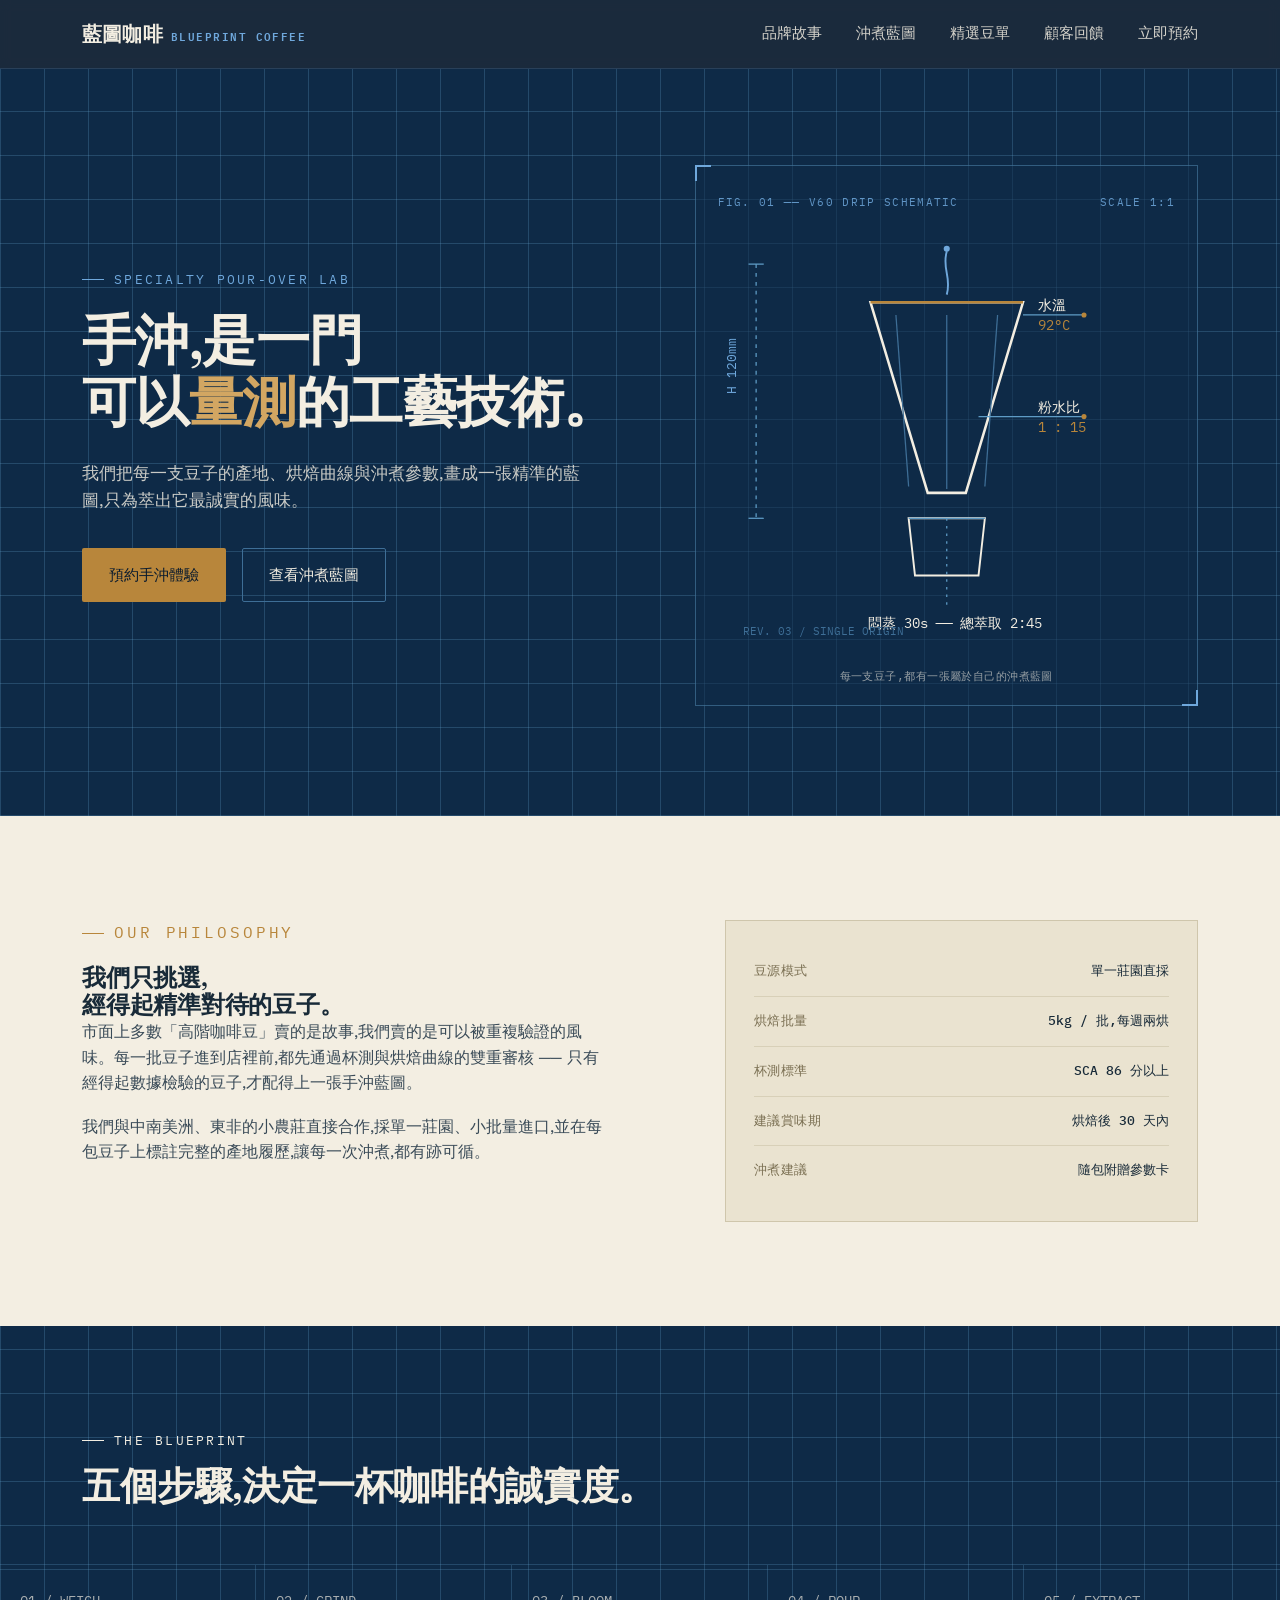
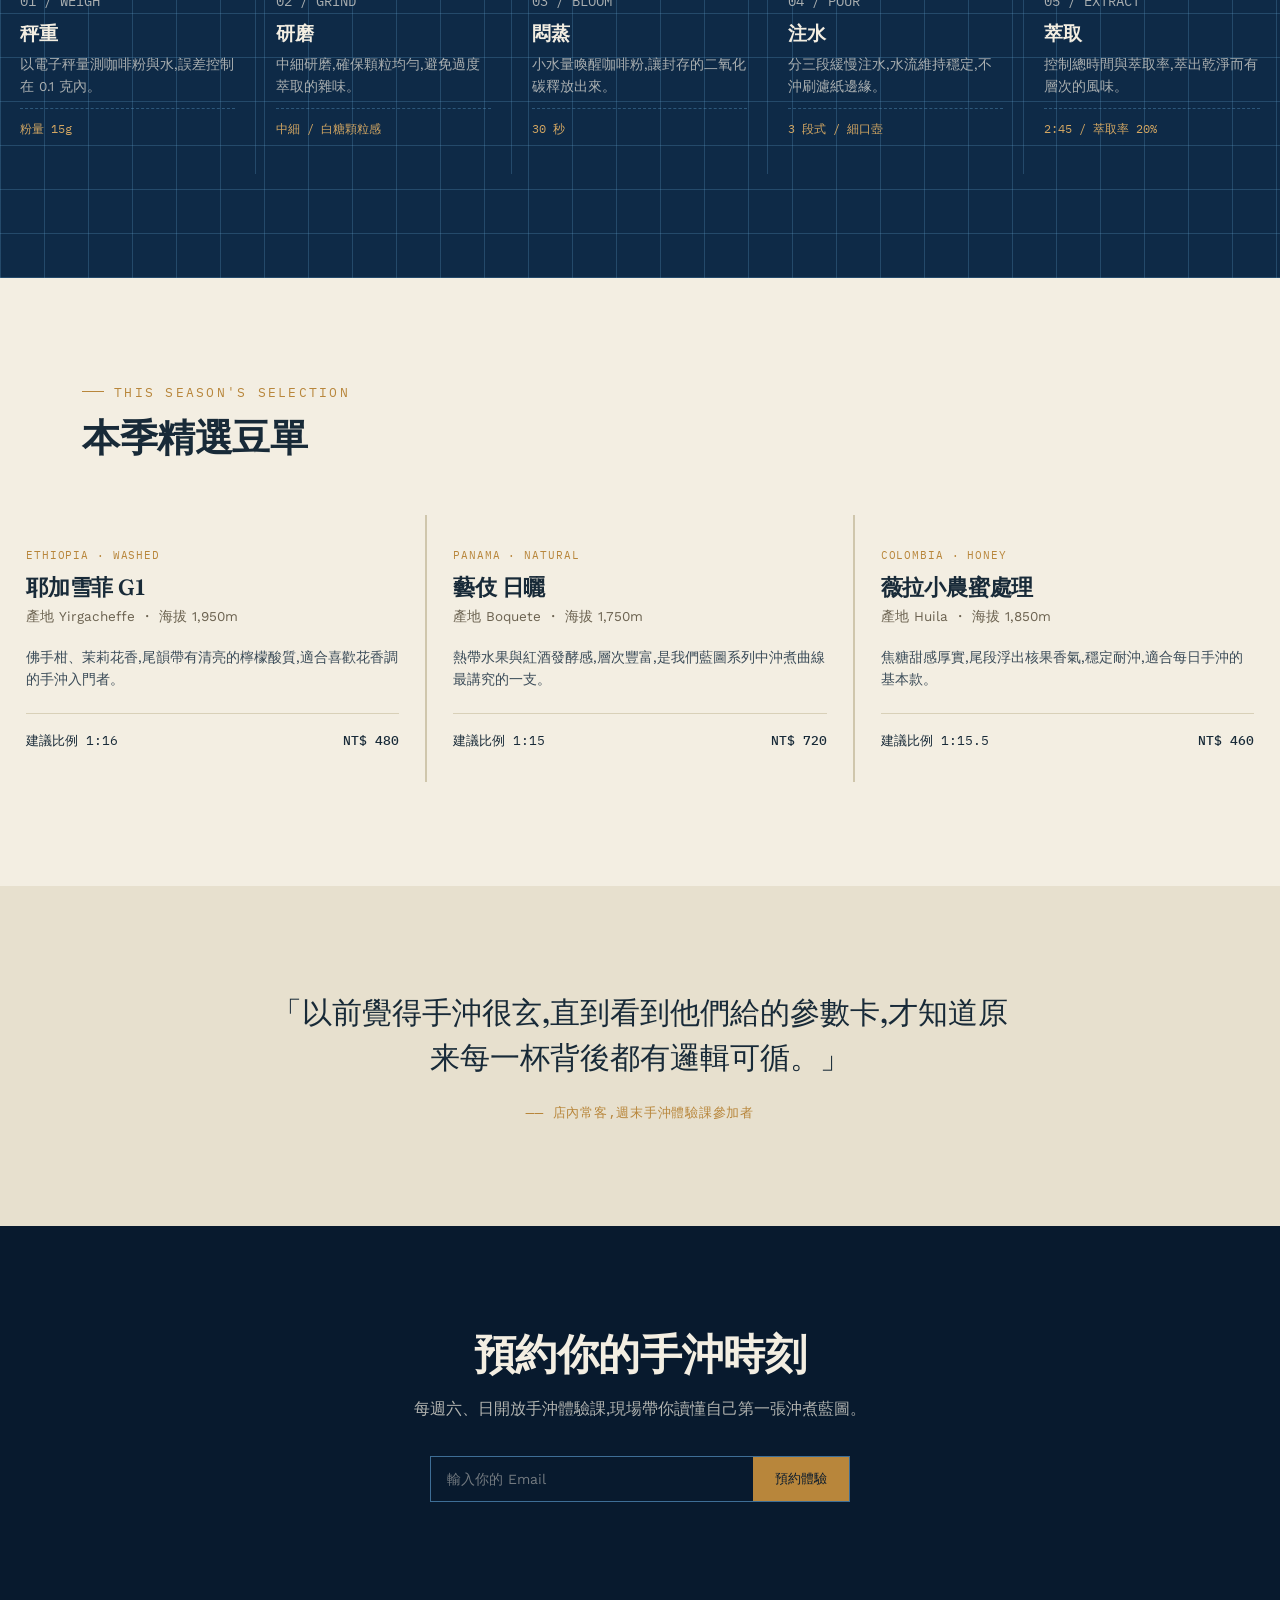
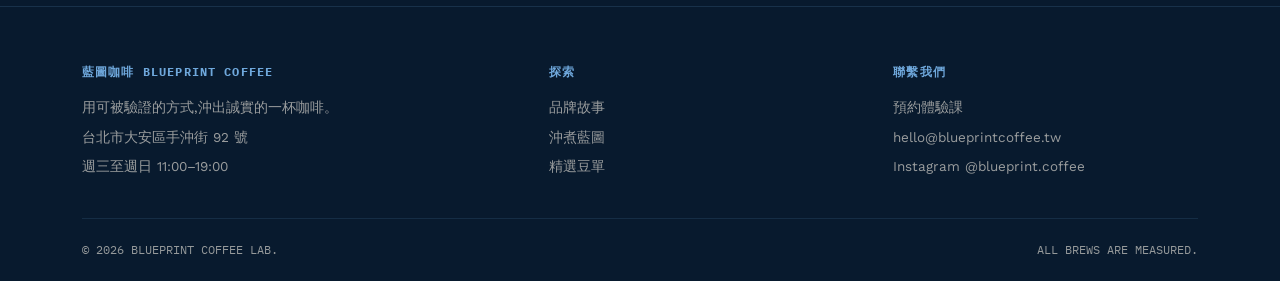
<file: week3/index.html>
<!DOCTYPE html>
<html lang="zh-Hant">
<head>
<meta charset="UTF-8">
<meta name="viewport" content="width=device-width, initial-scale=1.0">
<title>藍圖咖啡 Blueprint Coffee ── 精準手沖,誠實風味</title>
<link rel="preconnect" href="https://fonts.googleapis.com">
<link rel="preconnect" href="https://fonts.gstatic.com" crossorigin>
<link href="https://fonts.googleapis.com/css2?family=Fraunces:opsz,wght@9..144,400;9..144,500;9..144,600;9..144,700&family=Work+Sans:wght@300;400;500;600&family=IBM+Plex+Mono:wght@400;500&display=swap" rel="stylesheet">
<style>
  :root{
    --ink-black:#081A2E;
    --blueprint:#0E2A47;
    --blueprint-line:#3E6E96;
    --blueprint-line-soft:rgba(94,155,197,0.28);
    --paper:#F3EEE2;
    --paper-dim:#E7E0CE;
    --brass:#B8863B;
    --brass-light:#D2A662;
    --sky:#6FA8DC;
    --ink-on-paper:#182A38;
    --max-w:1180px;
  }

  *{margin:0;padding:0;box-sizing:border-box;}
  html{scroll-behavior:smooth;}
  body{
    font-family:'Work Sans', sans-serif;
    background:var(--paper);
    color:var(--ink-on-paper);
    line-height:1.6;
    -webkit-font-smoothing:antialiased;
  }
  a{color:inherit;text-decoration:none;}
  img,svg{display:block;max-width:100%;}
  .container{max-width:var(--max-w);margin:0 auto;padding:0 32px;}
  .eyebrow{
    font-family:'IBM Plex Mono', monospace;
    font-size:12.5px;
    letter-spacing:0.18em;
    text-transform:uppercase;
    display:flex;
    align-items:center;
    gap:10px;
  }
  .eyebrow::before{
    content:"";
    width:22px;height:1px;
    background:currentColor;
    display:inline-block;
  }
  h1,h2,h3{
    font-family:'Fraunces', serif;
    font-weight:600;
    line-height:1.15;
    letter-spacing:-0.01em;
  }
  .btn{
    display:inline-flex;
    align-items:center;
    gap:10px;
    padding:14px 26px;
    border-radius:2px;
    font-family:'Work Sans', sans-serif;
    font-size:15px;
    font-weight:500;
    border:1px solid transparent;
    cursor:pointer;
    transition:transform .25s ease, background .25s ease, border-color .25s ease, color .25s ease;
  }
  .btn:focus-visible{outline:2px solid var(--sky);outline-offset:3px;}
  .btn-primary{background:var(--brass);color:var(--ink-black);}
  .btn-primary:hover{background:var(--brass-light);transform:translateY(-1px);}
  .btn-ghost{border-color:var(--blueprint-line);color:var(--paper);}
  .btn-ghost:hover{border-color:var(--sky);color:var(--sky);}
  .btn-ghost.on-paper{border-color:var(--ink-on-paper);color:var(--ink-on-paper);}
  .btn-ghost.on-paper:hover{border-color:var(--brass);color:var(--brass);}

  /* ---------- NAV ---------- */
  header{
    position:sticky;top:0;z-index:50;
    background:rgba(8,26,46,0.92);
    backdrop-filter:blur(6px);
    border-bottom:1px solid rgba(94,155,197,0.2);
  }
  nav{
    max-width:var(--max-w);margin:0 auto;padding:18px 32px;
    display:flex;align-items:center;justify-content:space-between;
    color:var(--paper);
  }
  .logo{
    font-family:'Fraunces', serif;
    font-size:20px;font-weight:600;letter-spacing:0.01em;
    color:var(--paper);display:flex;align-items:baseline;gap:8px;
  }
  .logo span{
    font-family:'IBM Plex Mono', monospace;
    font-size:10.5px;letter-spacing:0.14em;color:var(--sky);
  }
  .nav-links{display:flex;gap:34px;font-size:14.5px;}
  .nav-links a{opacity:0.85;transition:opacity .2s;}
  .nav-links a:hover{opacity:1;color:var(--sky);}
  .nav-toggle{display:none;background:none;border:none;color:var(--paper);font-size:24px;cursor:pointer;}

  @media (max-width:860px){
    .nav-links{
      position:absolute;top:100%;left:0;right:0;
      background:var(--ink-black);
      flex-direction:column;gap:0;
      max-height:0;overflow:hidden;
      transition:max-height .3s ease;
    }
    .nav-links.open{max-height:320px;}
    .nav-links a{padding:16px 32px;border-top:1px solid rgba(94,155,197,0.15);}
    .nav-toggle{display:block;}
  }

  /* ---------- HERO ---------- */
  .hero{
    background:
      repeating-linear-gradient(0deg, var(--blueprint-line-soft) 0, var(--blueprint-line-soft) 1px, transparent 1px, transparent 44px),
      repeating-linear-gradient(90deg, var(--blueprint-line-soft) 0, var(--blueprint-line-soft) 1px, transparent 1px, transparent 44px),
      var(--blueprint);
    color:var(--paper);
    padding:96px 0 110px;
    position:relative;
    overflow:hidden;
  }
  .hero-grid{
    max-width:var(--max-w);margin:0 auto;padding:0 32px;
    display:grid;grid-template-columns:1.05fr 0.95fr;gap:56px;align-items:center;
  }
  .hero h1{font-size:clamp(34px,4.6vw,54px);margin:20px 0 26px;color:var(--paper);}
  .hero h1 em{font-style:normal;color:var(--brass-light);}
  .hero p.lede{font-size:17px;max-width:46ch;color:rgba(243,238,226,0.82);margin-bottom:34px;}
  .hero-cta{display:flex;gap:16px;flex-wrap:wrap;}
  .hero-eyebrow{color:var(--sky);margin-bottom:6px;}

  .blueprint-plate{
    position:relative;
    border:1px solid rgba(94,155,197,0.45);
    background:rgba(15,42,71,0.55);
    padding:28px 22px 20px;
  }
  .blueprint-plate::before,.blueprint-plate::after,
  .plate-corner-tl,.plate-corner-br{
    content:"";position:absolute;width:14px;height:14px;
    border-color:var(--sky);
  }
  .blueprint-plate::before{top:-1px;left:-1px;border-top:2px solid var(--sky);border-left:2px solid var(--sky);}
  .blueprint-plate::after{bottom:-1px;right:-1px;border-bottom:2px solid var(--sky);border-right:2px solid var(--sky);}
  .plate-label{
    font-family:'IBM Plex Mono', monospace;font-size:11px;letter-spacing:0.12em;
    color:var(--sky);display:flex;justify-content:space-between;margin-bottom:14px;opacity:0.85;
  }
  .plate-caption{
    font-family:'IBM Plex Mono', monospace;font-size:11px;color:rgba(243,238,226,0.6);
    text-align:center;margin-top:10px;letter-spacing:0.04em;
  }

  @media (max-width:900px){
    .hero-grid{grid-template-columns:1fr;}
    .hero{padding:64px 0 76px;}
  }

  /* ---------- SECTION SHARED ---------- */
  section{padding:104px 0;}
  .section-head{max-width:640px;margin-bottom:56px;}
  .section-head h2{font-size:clamp(26px,3.2vw,38px);margin-top:14px;}
  .on-dark{background:var(--ink-black);color:var(--paper);}
  .on-dark .eyebrow{color:var(--sky);}
  .on-paper .eyebrow{color:var(--brass);}

  /* ---------- ABOUT / SPEC SHEET ---------- */
  .about-grid{display:grid;grid-template-columns:1.1fr 0.9fr;gap:64px;align-items:start;}
  .about-grid p{font-size:16px;color:#3a4b58;max-width:52ch;margin-bottom:18px;}
  .spec-sheet{border:1px solid #cfc6ac;background:#EAE3D0;padding:26px 28px;}
  .spec-row{
    display:flex;justify-content:space-between;gap:20px;
    padding:14px 0;border-bottom:1px solid #d8d0b8;
    font-family:'IBM Plex Mono', monospace;font-size:13px;
  }
  .spec-row:last-child{border-bottom:none;}
  .spec-row dt{color:#7a6f52;letter-spacing:0.04em;}
  .spec-row dd{font-weight:500;color:var(--ink-on-paper);text-align:right;}

  @media (max-width:860px){ .about-grid{grid-template-columns:1fr;} }

  /* ---------- PROCESS BLUEPRINT ---------- */
  .process{
    background:
      repeating-linear-gradient(0deg, var(--blueprint-line-soft) 0, var(--blueprint-line-soft) 1px, transparent 1px, transparent 44px),
      repeating-linear-gradient(90deg, var(--blueprint-line-soft) 0, var(--blueprint-line-soft) 1px, transparent 1px, transparent 44px),
      var(--blueprint);
    color:var(--paper);
  }
  .steps{
    display:grid;grid-template-columns:repeat(5,1fr);gap:0;
    border-top:1px solid var(--blueprint-line-soft);
  }
  .step{
    padding:26px 20px;border-right:1px solid var(--blueprint-line-soft);position:relative;
  }
  .step:last-child{border-right:none;}
  .step-index{font-family:'IBM Plex Mono', monospace;font-size:12px;color:var(--sky);margin-bottom:14px;}
  .step h3{font-size:19px;color:var(--paper);margin-bottom:10px;font-weight:600;}
  .step p{font-size:13.5px;color:rgba(243,238,226,0.68);margin-bottom:10px;}
  .step .metric{
    font-family:'IBM Plex Mono', monospace;font-size:12px;color:var(--brass-light);
    border-top:1px dashed rgba(94,155,197,0.4);padding-top:10px;
  }
  @media (max-width:960px){
    .steps{grid-template-columns:1fr 1fr;}
    .step{border-right:1px solid var(--blueprint-line-soft);border-bottom:1px solid var(--blueprint-line-soft);}
    .step:nth-child(2n){border-right:none;}
  }
  @media (max-width:560px){
    .steps{grid-template-columns:1fr;}
    .step{border-right:none;}
  }

  /* ---------- BEANS ---------- */
  .bean-grid{display:grid;grid-template-columns:repeat(3,1fr);gap:2px;background:#cfc6ac;}
  .bean-card{
    background:var(--paper);padding:32px 26px;position:relative;
    display:flex;flex-direction:column;height:100%;
  }
  .bean-tag{
    font-family:'IBM Plex Mono', monospace;font-size:11px;color:var(--brass);
    letter-spacing:0.08em;margin-bottom:10px;
  }
  .bean-card h3{font-size:22px;margin-bottom:6px;}
  .bean-origin{font-size:13.5px;color:#6b6250;margin-bottom:18px;}
  .bean-notes{font-size:14px;color:#3a4b58;margin-bottom:22px;flex-grow:1;}
  .bean-meta{
    display:flex;justify-content:space-between;align-items:center;
    border-top:1px solid #d8d0b8;padding-top:16px;
    font-family:'IBM Plex Mono', monospace;font-size:12.5px;
  }
  .bean-price{color:var(--ink-on-paper);font-weight:500;}
  @media (max-width:900px){ .bean-grid{grid-template-columns:1fr 1fr;} }
  @media (max-width:600px){ .bean-grid{grid-template-columns:1fr;} }

  /* ---------- QUOTE ---------- */
  .quote-section{background:var(--paper-dim);}
  .quote-wrap{max-width:760px;margin:0 auto;text-align:center;}
  blockquote{
    font-family:'Fraunces', serif;font-size:clamp(22px,2.6vw,30px);
    font-weight:500;line-height:1.5;color:var(--ink-on-paper);margin-bottom:22px;
  }
  .quote-attr{font-family:'IBM Plex Mono', monospace;font-size:12.5px;color:var(--brass);letter-spacing:0.06em;}

  /* ---------- CTA / FOOTER ---------- */
  .cta-section{background:var(--ink-black);color:var(--paper);text-align:center;}
  .cta-section h2{font-size:clamp(28px,3.6vw,42px);margin-bottom:18px;}
  .cta-section p{color:rgba(243,238,226,0.72);max-width:48ch;margin:0 auto 34px;}
  .cta-form{
    display:flex;max-width:420px;margin:0 auto;gap:0;border:1px solid var(--blueprint-line);
  }
  .cta-form input{
    flex:1;background:transparent;border:none;padding:14px 16px;
    color:var(--paper);font-family:'Work Sans', sans-serif;font-size:14px;
  }
  .cta-form input::placeholder{color:rgba(243,238,226,0.45);}
  .cta-form input:focus{outline:none;}
  .cta-form button{
    background:var(--brass);color:var(--ink-black);border:none;
    padding:0 22px;font-weight:500;cursor:pointer;font-family:'Work Sans', sans-serif;
    transition:background .2s;
  }
  .cta-form button:hover{background:var(--brass-light);}

  footer{background:var(--ink-black);border-top:1px solid rgba(94,155,197,0.18);color:rgba(243,238,226,0.6);}
  .footer-grid{
    display:grid;grid-template-columns:1.4fr 1fr 1fr;gap:40px;padding:56px 0 32px;
    font-size:13.5px;
  }
  .footer-grid h4{
    font-family:'IBM Plex Mono', monospace;font-size:11.5px;letter-spacing:0.1em;
    color:var(--sky);margin-bottom:16px;text-transform:uppercase;
  }
  .footer-grid p, .footer-grid a{display:block;margin-bottom:8px;color:rgba(243,238,226,0.62);}
  .footer-grid a:hover{color:var(--paper);}
  .footer-bottom{
    border-top:1px solid rgba(94,155,197,0.15);padding:22px 0;
    font-family:'IBM Plex Mono', monospace;font-size:11.5px;
    display:flex;justify-content:space-between;flex-wrap:wrap;gap:10px;
  }
  @media (max-width:700px){ .footer-grid{grid-template-columns:1fr;} }

  /* ---------- REVEAL ---------- */
  .reveal{opacity:0;transform:translateY(18px);transition:opacity .7s ease, transform .7s ease;}
  .reveal.in{opacity:1;transform:translateY(0);}
  @media (prefers-reduced-motion: reduce){
    .reveal{opacity:1;transform:none;transition:none;}
    html{scroll-behavior:auto;}
  }
</style>
</head>
<body>

<header>
  <nav>
    <a href="#top" class="logo">藍圖咖啡<span>BLUEPRINT COFFEE</span></a>
    <button class="nav-toggle" id="navToggle" aria-label="開啟選單" aria-expanded="false">☰</button>
    <div class="nav-links" id="navLinks">
      <a href="#about">品牌故事</a>
      <a href="#process">沖煮藍圖</a>
      <a href="#beans">精選豆單</a>
      <a href="#quote">顧客回饋</a>
      <a href="#cta">立即預約</a>
    </div>
  </nav>
</header>

<section class="hero" id="top">
  <div class="hero-grid">
    <div>
      <p class="eyebrow hero-eyebrow">SPECIALTY POUR-OVER LAB</p>
      <h1>手沖,是一門<br>可以<em>量測</em>的工藝技術。</h1>
      <p class="lede">我們把每一支豆子的產地、烘焙曲線與沖煮參數,畫成一張精準的藍圖,只為萃出它最誠實的風味。</p>
      <div class="hero-cta">
        <a href="#cta" class="btn btn-primary">預約手沖體驗</a>
        <a href="#process" class="btn btn-ghost">查看沖煮藍圖</a>
      </div>
    </div>

    <div class="blueprint-plate reveal">
      <div class="plate-label"><span>FIG. 01 ── V60 DRIP SCHEMATIC</span><span>SCALE 1:1</span></div>
      <svg viewBox="0 0 360 340" xmlns="http://www.w3.org/2000/svg" role="img" aria-label="V60 手沖濾杯示意圖,標註水溫、粉水比、悶蒸與總萃取時間">
        <!-- dimension lines -->
        <line x1="30" y1="30" x2="30" y2="230" stroke="#5E9BC5" stroke-width="1" stroke-dasharray="3 4"/>
        <line x1="24" y1="30" x2="36" y2="30" stroke="#5E9BC5" stroke-width="1"/>
        <line x1="24" y1="230" x2="36" y2="230" stroke="#5E9BC5" stroke-width="1"/>
        <text x="14" y="132" fill="#6FA8DC" font-size="10" font-family="IBM Plex Mono, monospace" transform="rotate(-90 14 132)">H 120mm</text>

        <!-- dripper cone -->
        <path d="M120 60 L240 60 L195 210 L165 210 Z" fill="none" stroke="#F3EEE2" stroke-width="2"/>
        <path d="M120 60 L240 60" stroke="#B8863B" stroke-width="2"/>
        <!-- ribs -->
        <line x1="140" y1="70" x2="150" y2="205" stroke="#3E6E96" stroke-width="1"/>
        <line x1="180" y1="70" x2="180" y2="207" stroke="#3E6E96" stroke-width="1"/>
        <line x1="220" y1="70" x2="210" y2="205" stroke="#3E6E96" stroke-width="1"/>

        <!-- server -->
        <path d="M150 230 L210 230 L205 275 L155 275 Z" fill="none" stroke="#F3EEE2" stroke-width="1.5"/>
        <line x1="150" y1="230" x2="210" y2="230" stroke="#5E9BC5" stroke-width="1"/>

        <!-- pour line + droplets -->
        <path d="M180 20 C176 34, 184 40, 180 54" stroke="#6FA8DC" stroke-width="1.5" fill="none"/>
        <circle cx="180" cy="18" r="2.4" fill="#6FA8DC"/>

        <!-- annotation callouts -->
        <line x1="240" y1="70" x2="288" y2="70" stroke="#5E9BC5" stroke-width="1"/>
        <circle cx="288" cy="70" r="2" fill="#B8863B"/>
        <text x="252" y="66" fill="#F3EEE2" font-size="11" font-family="IBM Plex Mono, monospace">水溫</text>
        <text x="252" y="82" fill="#B8863B" font-size="11" font-family="IBM Plex Mono, monospace">92°C</text>

        <line x1="205" y1="150" x2="288" y2="150" stroke="#5E9BC5" stroke-width="1"/>
        <circle cx="288" cy="150" r="2" fill="#B8863B"/>
        <text x="252" y="146" fill="#F3EEE2" font-size="11" font-family="IBM Plex Mono, monospace">粉水比</text>
        <text x="252" y="162" fill="#B8863B" font-size="11" font-family="IBM Plex Mono, monospace">1 : 15</text>

        <line x1="180" y1="230" x2="180" y2="300" stroke="#5E9BC5" stroke-width="1" stroke-dasharray="2 4"/>
        <text x="118" y="316" fill="#F3EEE2" font-size="11" font-family="IBM Plex Mono, monospace">悶蒸 30s ── 總萃取 2:45</text>

        <!-- corner tick -->
        <text x="20" y="322" fill="#3E6E96" font-size="9" font-family="IBM Plex Mono, monospace">REV. 03 / SINGLE ORIGIN</text>
      </svg>
      <p class="plate-caption">每一支豆子,都有一張屬於自己的沖煮藍圖</p>
    </div>
  </div>
</section>

<section class="on-paper" id="about">
  <div class="container">
    <div class="about-grid">
      <div class="reveal">
        <p class="eyebrow">OUR PHILOSOPHY</p>
        <h2>我們只挑選,<br>經得起精準對待的豆子。</h2>
        <p>市面上多數「高階咖啡豆」賣的是故事,我們賣的是可以被重複驗證的風味。每一批豆子進到店裡前,都先通過杯測與烘焙曲線的雙重審核 ── 只有經得起數據檢驗的豆子,才配得上一張手沖藍圖。</p>
        <p>我們與中南美洲、東非的小農莊直接合作,採單一莊園、小批量進口,並在每包豆子上標註完整的產地履歷,讓每一次沖煮,都有跡可循。</p>
      </div>
      <dl class="spec-sheet reveal">
        <div class="spec-row"><dt>豆源模式</dt><dd>單一莊園直採</dd></div>
        <div class="spec-row"><dt>烘焙批量</dt><dd>5kg / 批,每週兩烘</dd></div>
        <div class="spec-row"><dt>杯測標準</dt><dd>SCA 86 分以上</dd></div>
        <div class="spec-row"><dt>建議賞味期</dt><dd>烘焙後 30 天內</dd></div>
        <div class="spec-row"><dt>沖煮建議</dt><dd>隨包附贈參數卡</dd></div>
      </dl>
    </div>
  </div>
</section>

<section class="process" id="process">
  <div class="container">
    <div class="section-head reveal">
      <p class="eyebrow">THE BLUEPRINT</p>
      <h2>五個步驟,決定一杯咖啡的誠實度。</h2>
    </div>
  </div>
  <div class="steps reveal">
    <div class="step">
      <p class="step-index">01 / WEIGH</p>
      <h3>秤重</h3>
      <p>以電子秤量測咖啡粉與水,誤差控制在 0.1 克內。</p>
      <p class="metric">粉量 15g</p>
    </div>
    <div class="step">
      <p class="step-index">02 / GRIND</p>
      <h3>研磨</h3>
      <p>中細研磨,確保顆粒均勻,避免過度萃取的雜味。</p>
      <p class="metric">中細 / 白糖顆粒感</p>
    </div>
    <div class="step">
      <p class="step-index">03 / BLOOM</p>
      <h3>悶蒸</h3>
      <p>小水量喚醒咖啡粉,讓封存的二氧化碳釋放出來。</p>
      <p class="metric">30 秒</p>
    </div>
    <div class="step">
      <p class="step-index">04 / POUR</p>
      <h3>注水</h3>
      <p>分三段緩慢注水,水流維持穩定,不沖刷濾紙邊緣。</p>
      <p class="metric">3 段式 / 細口壺</p>
    </div>
    <div class="step">
      <p class="step-index">05 / EXTRACT</p>
      <h3>萃取</h3>
      <p>控制總時間與萃取率,萃出乾淨而有層次的風味。</p>
      <p class="metric">2:45 / 萃取率 20%</p>
    </div>
  </div>
</section>

<section class="on-paper" id="beans">
  <div class="container">
    <div class="section-head reveal">
      <p class="eyebrow">THIS SEASON'S SELECTION</p>
      <h2>本季精選豆單</h2>
    </div>
  </div>
  <div class="bean-grid reveal">
    <div class="bean-card">
      <p class="bean-tag">ETHIOPIA · WASHED</p>
      <h3>耶加雪菲 G1</h3>
      <p class="bean-origin">產地 Yirgacheffe ・ 海拔 1,950m</p>
      <p class="bean-notes">佛手柑、茉莉花香,尾韻帶有清亮的檸檬酸質,適合喜歡花香調的手沖入門者。</p>
      <div class="bean-meta"><span>建議比例 1:16</span><span class="bean-price">NT$ 480</span></div>
    </div>
    <div class="bean-card">
      <p class="bean-tag">PANAMA · NATURAL</p>
      <h3>藝伎 日曬</h3>
      <p class="bean-origin">產地 Boquete ・ 海拔 1,750m</p>
      <p class="bean-notes">熱帶水果與紅酒發酵感,層次豐富,是我們藍圖系列中沖煮曲線最講究的一支。</p>
      <div class="bean-meta"><span>建議比例 1:15</span><span class="bean-price">NT$ 720</span></div>
    </div>
    <div class="bean-card">
      <p class="bean-tag">COLOMBIA · HONEY</p>
      <h3>薇拉小農蜜處理</h3>
      <p class="bean-origin">產地 Huila ・ 海拔 1,850m</p>
      <p class="bean-notes">焦糖甜感厚實,尾段浮出核果香氣,穩定耐沖,適合每日手沖的基本款。</p>
      <div class="bean-meta"><span>建議比例 1:15.5</span><span class="bean-price">NT$ 460</span></div>
    </div>
  </div>
</section>

<section class="quote-section" id="quote">
  <div class="container">
    <div class="quote-wrap reveal">
      <blockquote>「以前覺得手沖很玄,直到看到他們給的參數卡,才知道原来每一杯背後都有邏輯可循。」</blockquote>
      <p class="quote-attr">── 店內常客,週末手沖體驗課參加者</p>
    </div>
  </div>
</section>

<section class="cta-section" id="cta">
  <div class="container">
    <h2 class="reveal">預約你的手沖時刻</h2>
    <p class="reveal">每週六、日開放手沖體驗課,現場帶你讀懂自己第一張沖煮藍圖。</p>
    <form class="cta-form reveal" onsubmit="event.preventDefault(); this.querySelector('button').textContent='已收到,我們會盡快聯繫';">
      <input type="email" placeholder="輸入你的 Email" required aria-label="Email">
      <button type="submit">預約體驗</button>
    </form>
  </div>
</section>

<footer>
  <div class="container">
    <div class="footer-grid">
      <div>
        <h4>藍圖咖啡 BLUEPRINT COFFEE</h4>
        <p>用可被驗證的方式,沖出誠實的一杯咖啡。</p>
        <p>台北市大安區手沖街 92 號</p>
        <p>週三至週日 11:00–19:00</p>
      </div>
      <div>
        <h4>探索</h4>
        <a href="#about">品牌故事</a>
        <a href="#process">沖煮藍圖</a>
        <a href="#beans">精選豆單</a>
      </div>
      <div>
        <h4>聯繫我們</h4>
        <a href="#cta">預約體驗課</a>
        <a href="mailto:hello@blueprintcoffee.tw">hello@blueprintcoffee.tw</a>
        <a href="#top">Instagram @blueprint.coffee</a>
      </div>
    </div>
    <div class="footer-bottom">
      <span>© 2026 BLUEPRINT COFFEE LAB.</span>
      <span>ALL BREWS ARE MEASURED.</span>
    </div>
  </div>
</footer>

<script>
  // mobile nav toggle
  const navToggle = document.getElementById('navToggle');
  const navLinks = document.getElementById('navLinks');
  navToggle.addEventListener('click', () => {
    const isOpen = navLinks.classList.toggle('open');
    navToggle.setAttribute('aria-expanded', isOpen);
  });
  navLinks.querySelectorAll('a').forEach(a => a.addEventListener('click', () => {
    navLinks.classList.remove('open');
    navToggle.setAttribute('aria-expanded', 'false');
  }));

  // scroll reveal
  const prefersReduced = window.matchMedia('(prefers-reduced-motion: reduce)').matches;
  if (!prefersReduced && 'IntersectionObserver' in window) {
    const io = new IntersectionObserver((entries) => {
      entries.forEach(entry => {
        if (entry.isIntersecting) {
          entry.target.classList.add('in');
          io.unobserve(entry.target);
        }
      });
    }, { threshold: 0.15 });
    document.querySelectorAll('.reveal').forEach(el => io.observe(el));
  } else {
    document.querySelectorAll('.reveal').forEach(el => el.classList.add('in'));
  }
</script>

</body>
</html>
</file>
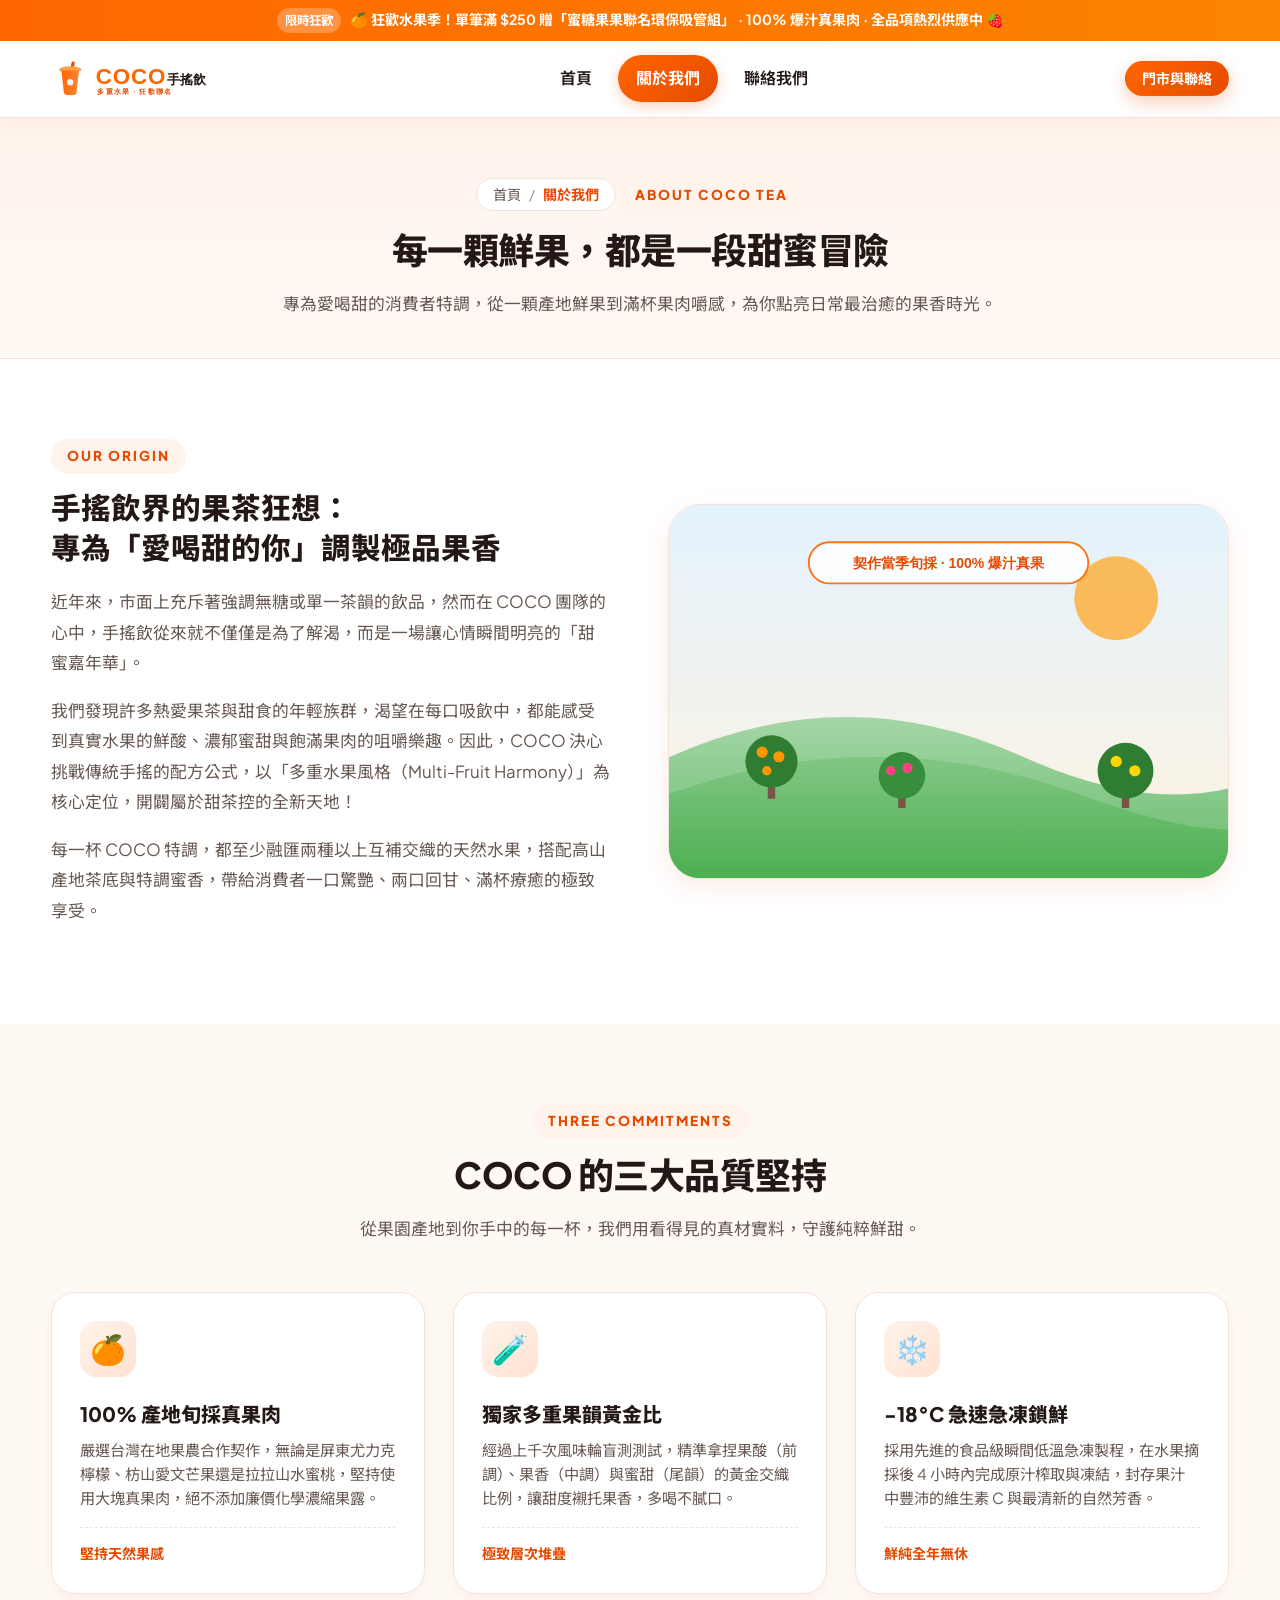
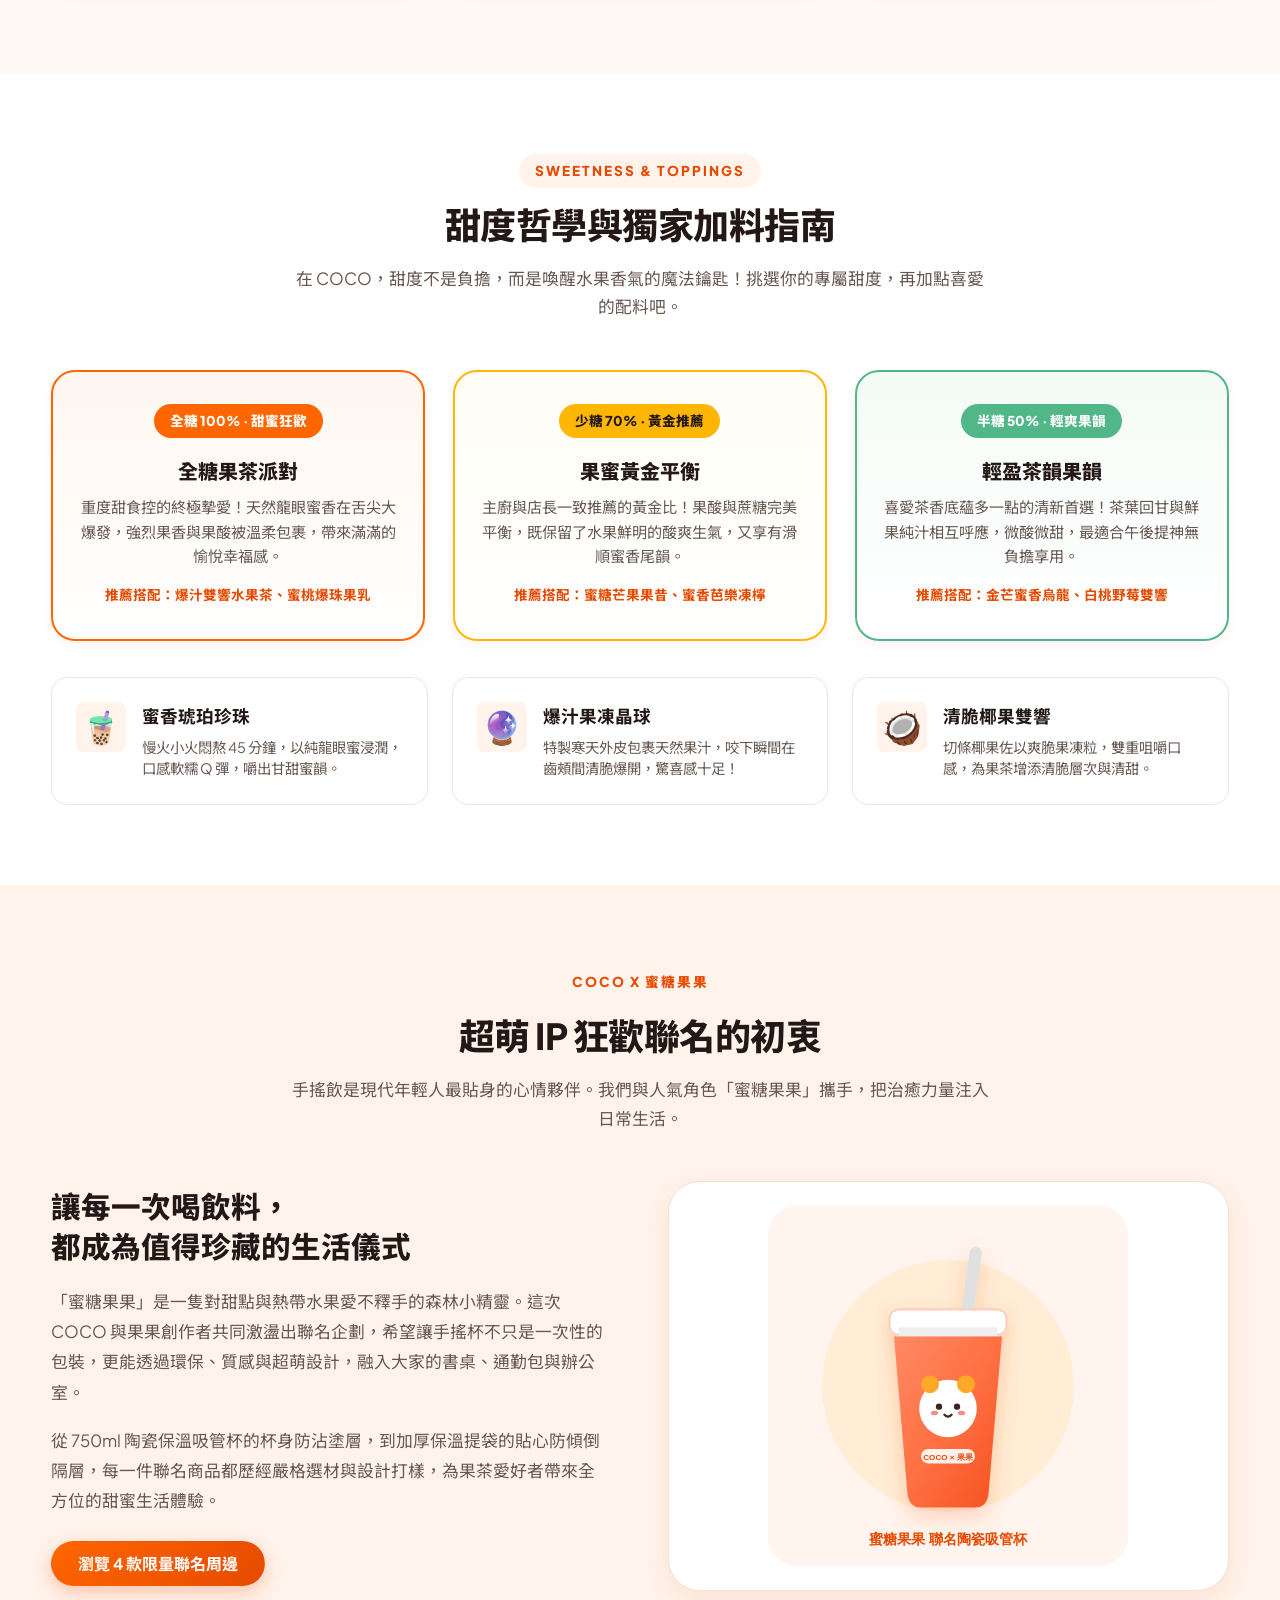
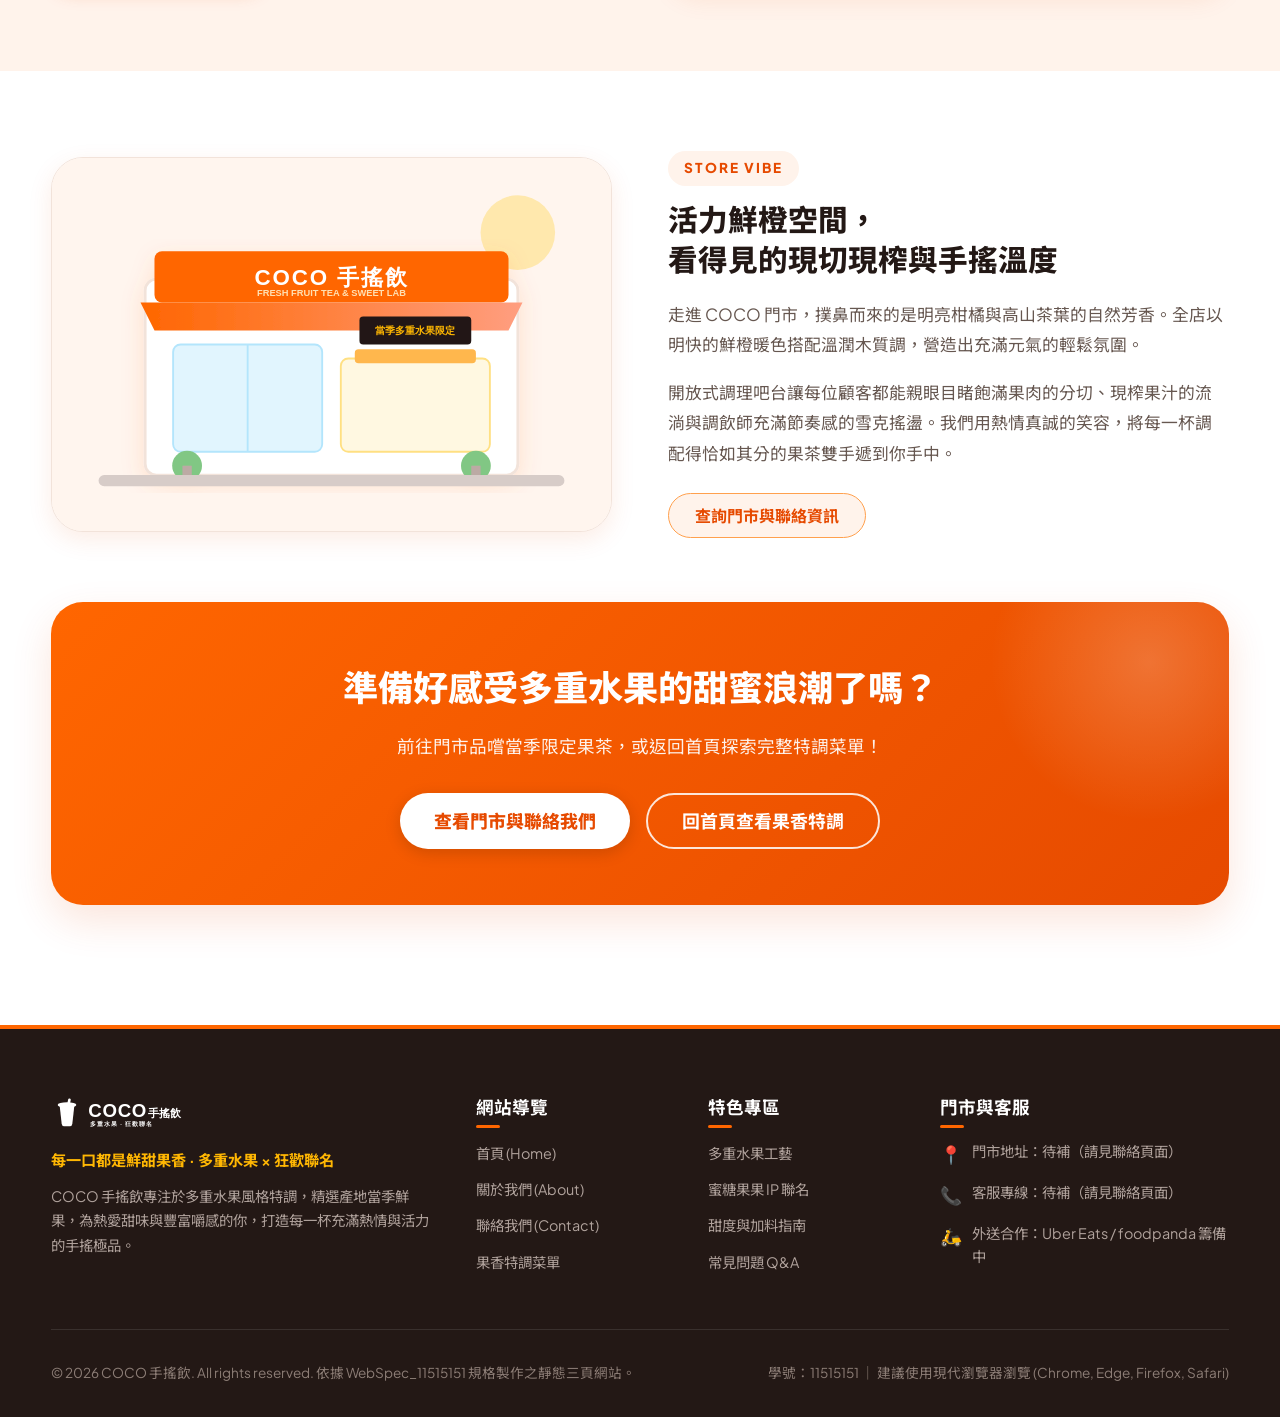
<file: about.html>
<!DOCTYPE html>
<html lang="zh-Hant">
<head>
  <meta charset="UTF-8">
  <meta name="viewport" content="width=device-width, initial-scale=1.0">
  <meta name="description" content="COCO 手搖飲 - 關於我們：探索多重水果風格特調的誕生故事、三大品牌堅持、全糖少糖甜度指南與蜜糖果果 IP 聯名企劃理念！">
  <title>COCO 手搖飲｜關於我們 · 品牌故事與水果工藝堅持</title>

  <!-- Google Fonts: Plus Jakarta Sans & Noto Sans TC -->
  <link rel="preconnect" href="https://fonts.googleapis.com">
  <link rel="preconnect" href="https://fonts.gstatic.com" crossorigin>
  <link href="https://fonts.googleapis.com/css2?family=Noto+Sans+TC:wght@400;500;600;700;800;900&family=Plus+Jakarta+Sans:wght@600;700;800;900&display=swap" rel="stylesheet">

  <!-- 全站共用樣式表 -->
  <link rel="stylesheet" href="assets/css/site.css">
</head>
<body>

  <!-- 頂部促銷跑馬燈 -->
  <aside class="promo-topbar" aria-label="全站促銷公告">
    <div class="container">
      <span class="badge">限時狂歡</span>
      🍊 狂歡水果季！單筆滿 $250 贈「蜜糖果果聯名環保吸管組」 · 100% 爆汁真果肉 · 全品項熱烈供應中 🍓
    </div>
  </aside>

  <!-- 全站共用導覽列 -->
  <header class="site-header">
    <div class="container">
      <nav class="site-nav" aria-label="主要導覽">
        <!-- 品牌識別 -->
        <a href="index.html" class="nav-brand" title="返回 COCO 手搖飲首頁">
          <img src="assets/images/logo.svg" alt="COCO 手搖飲品牌標誌" class="nav-brand-logo" width="180" height="48">
        </a>

        <!-- 導覽連結清單 (標示當前頁面 active) -->
        <ul class="nav-menu">
          <li><a href="index.html" class="nav-link">首頁</a></li>
          <li><a href="about.html" class="nav-link active" aria-current="page">關於我們</a></li>
          <li><a href="contact.html" class="nav-link">聯絡我們</a></li>
        </ul>

        <!-- 右側操作與手機漢堡按鈕 -->
        <div class="nav-actions">
          <a href="contact.html" class="btn btn-primary btn-sm">門市與聯絡</a>
          <button type="button" class="nav-toggle" aria-label="開啟選單" aria-expanded="false">
            <span class="nav-toggle-bar"></span>
            <span class="nav-toggle-bar"></span>
            <span class="nav-toggle-bar"></span>
          </button>
        </div>
      </nav>
    </div>
  </header>

  <main>
    <!-- 頁面頂部 Header & Breadcrumb -->
    <header class="page-hero">
      <div class="container">
        <nav class="breadcrumb" aria-label="麵包屑導航">
          <a href="index.html">首頁</a>
          <span>/</span>
          <span class="current" aria-current="page">關於我們</span>
        </nav>
        <span class="section-eyebrow">ABOUT COCO TEA</span>
        <h1 class="section-title">每一顆鮮果，都是一段甜蜜冒險</h1>
        <p class="section-desc">
          專為愛喝甜的消費者特調，從一顆產地鮮果到滿杯果肉嚼感，為你點亮日常最治癒的果香時光。
        </p>
      </div>
    </header>

    <!-- 1. 品牌故事與成立起點 -->
    <section class="section-padding" id="brand-story" style="background-color: var(--bg-surface);">
      <div class="container">
        <div class="story-grid">
          <div class="story-content">
            <span class="section-eyebrow">OUR ORIGIN</span>
            <h3>手搖飲界的果茶狂想：<br>專為「愛喝甜的你」調製極品果香</h3>
            <p>
              近年來，市面上充斥著強調無糖或單一茶韻的飲品，然而在 COCO 團隊的心中，手搖飲從來就不僅僅是為了解渴，而是一場讓心情瞬間明亮的「甜蜜嘉年華」。
            </p>
            <p>
              我們發現許多熱愛果茶與甜食的年輕族群，渴望在每口吸飲中，都能感受到真實水果的鮮酸、濃郁蜜甜與飽滿果肉的咀嚼樂趣。因此，COCO 決心挑戰傳統手搖的配方公式，以「多重水果風格（Multi-Fruit Harmony）」為核心定位，開闢屬於甜茶控的全新天地！
            </p>
            <p>
              每一杯 COCO 特調，都至少融匯兩種以上互補交織的天然水果，搭配高山產地茶底與特調蜜香，帶給消費者一口驚艷、兩口回甘、滿杯療癒的極致享受。
            </p>
          </div>
          <div class="story-img-wrap">
            <img src="assets/images/about-fruit-farm.svg" alt="COCO 合作果園產地旬採與真果肉堅持插圖" width="600" height="400">
          </div>
        </div>
      </div>
    </section>

    <!-- 2. 三大品牌堅持 -->
    <section class="section-padding" id="commitments">
      <div class="container">
        <div class="section-header">
          <span class="section-eyebrow">THREE COMMITMENTS</span>
          <h2 class="section-title">COCO 的三大品質堅持</h2>
          <p class="section-desc">從果園產地到你手中的每一杯，我們用看得見的真材實料，守護純粹鮮甜。</p>
        </div>

        <div class="card-grid-3">
          <article class="card">
            <div class="craft-icon-box">🍊</div>
            <h3 class="card-title">100% 產地旬採真果肉</h3>
            <p class="card-text">
              嚴選台灣在地果農合作契作，無論是屏東尤力克檸檬、枋山愛文芒果還是拉拉山水蜜桃，堅持使用大塊真果肉，絕不添加廉價化學濃縮果露。
            </p>
            <div class="card-meta">
              <span style="font-size: 0.88rem; font-weight: 700; color: var(--color-primary-dark);">堅持天然果感</span>
            </div>
          </article>

          <article class="card">
            <div class="craft-icon-box">🧪</div>
            <h3 class="card-title">獨家多重果韻黃金比</h3>
            <p class="card-text">
              經過上千次風味輪盲測測試，精準拿捏果酸（前調）、果香（中調）與蜜甜（尾韻）的黃金交織比例，讓甜度襯托果香，多喝不膩口。
            </p>
            <div class="card-meta">
              <span style="font-size: 0.88rem; font-weight: 700; color: var(--color-primary-dark);">極致層次堆疊</span>
            </div>
          </article>

          <article class="card">
            <div class="craft-icon-box">❄️</div>
            <h3 class="card-title">-18°C 急速急凍鎖鮮</h3>
            <p class="card-text">
              採用先進的食品級瞬間低溫急凍製程，在水果摘採後 4 小時內完成原汁榨取與凍結，封存果汁中豐沛的維生素 C 與最清新的自然芳香。
            </p>
            <div class="card-meta">
              <span style="font-size: 0.88rem; font-weight: 700; color: var(--color-primary-dark);">鮮純全年無休</span>
            </div>
          </article>
        </div>
      </div>
    </section>

    <!-- 3. 甜度指南與獨家加料哲學 -->
    <section class="section-padding" id="sweetness-guide" style="background-color: var(--bg-surface);">
      <div class="container">
        <div class="section-header">
          <span class="section-eyebrow">SWEETNESS &amp; TOPPINGS</span>
          <h2 class="section-title">甜度哲學與獨家加料指南</h2>
          <p class="section-desc">
            在 COCO，甜度不是負擔，而是喚醒水果香氣的魔法鑰匙！挑選你的專屬甜度，再加點喜愛的配料吧。
          </p>
        </div>

        <!-- 甜度階層說明 -->
        <div class="card-grid-3">
          <div class="sweet-tier-card tier-100">
            <span class="sweet-tier-badge">全糖 100% · 甜蜜狂歡</span>
            <h3 class="card-title">全糖果茶派對</h3>
            <p class="card-text">
              重度甜食控的終極摯愛！天然龍眼蜜香在舌尖大爆發，強烈果香與果酸被溫柔包裹，帶來滿滿的愉悅幸福感。
            </p>
            <p style="font-size: 0.85rem; font-weight: 700; color: var(--color-primary-dark); margin-top: 12px;">
              推薦搭配：爆汁雙響水果茶、蜜桃爆珠果乳
            </p>
          </div>

          <div class="sweet-tier-card tier-70">
            <span class="sweet-tier-badge">少糖 70% · 黃金推薦</span>
            <h3 class="card-title">果蜜黃金平衡</h3>
            <p class="card-text">
              主廚與店長一致推薦的黃金比！果酸與蔗糖完美平衡，既保留了水果鮮明的酸爽生氣，又享有滑順蜜香尾韻。
            </p>
            <p style="font-size: 0.85rem; font-weight: 700; color: var(--color-primary-dark); margin-top: 12px;">
              推薦搭配：蜜糖芒果果昔、蜜香芭樂凍檸
            </p>
          </div>

          <div class="sweet-tier-card tier-50">
            <span class="sweet-tier-badge">半糖 50% · 輕爽果韻</span>
            <h3 class="card-title">輕盈茶韻果韻</h3>
            <p class="card-text">
              喜愛茶香底蘊多一點的清新首選！茶葉回甘與鮮果純汁相互呼應，微酸微甜，最適合午後提神無負擔享用。
            </p>
            <p style="font-size: 0.85rem; font-weight: 700; color: var(--color-primary-dark); margin-top: 12px;">
              推薦搭配：金芒蜜香烏龍、白桃野莓雙響
            </p>
          </div>
        </div>

        <!-- 獨家加料推薦 -->
        <div class="toppings-grid">
          <div class="topping-item">
            <div class="topping-icon">🧋</div>
            <div>
              <h4 class="topping-name">蜜香琥珀珍珠</h4>
              <p class="topping-desc">慢火小火悶熬 45 分鐘，以純龍眼蜜浸潤，口感軟糯 Q 彈，嚼出甘甜蜜韻。</p>
            </div>
          </div>

          <div class="topping-item">
            <div class="topping-icon">🔮</div>
            <div>
              <h4 class="topping-name">爆汁果凍晶球</h4>
              <p class="topping-desc">特製寒天外皮包裹天然果汁，咬下瞬間在齒頰間清脆爆開，驚喜感十足！</p>
            </div>
          </div>

          <div class="topping-item">
            <div class="topping-icon">🥥</div>
            <div>
              <h4 class="topping-name">清脆椰果雙響</h4>
              <p class="topping-desc">切條椰果佐以爽脆果凍粒，雙重咀嚼口感，為果茶增添清脆層次與清甜。</p>
            </div>
          </div>
        </div>
      </div>
    </section>

    <!-- 4. COCO x 蜜糖果果 聯名企劃理念 -->
    <section class="section-padding collab-section" id="collab-story">
      <div class="container">
        <div class="section-header">
          <span class="section-eyebrow">COCO x 蜜糖果果</span>
          <h2 class="section-title">超萌 IP 狂歡聯名的初衷</h2>
          <p class="section-desc">
            手搖飲是現代年輕人最貼身的心情夥伴。我們與人氣角色「蜜糖果果」攜手，把治癒力量注入日常生活。
          </p>
        </div>

        <div class="story-grid">
          <div class="story-content">
            <h3>讓每一次喝飲料，<br>都成為值得珍藏的生活儀式</h3>
            <p>
              「蜜糖果果」是一隻對甜點與熱帶水果愛不釋手的森林小精靈。這次 COCO 與果果創作者共同激盪出聯名企劃，希望讓手搖杯不只是一次性的包裝，更能透過環保、質感與超萌設計，融入大家的書桌、通勤包與辦公室。
            </p>
            <p>
              從 750ml 陶瓷保溫吸管杯的杯身防沾塗層，到加厚保溫提袋的貼心防傾倒隔層，每一件聯名商品都歷經嚴格選材與設計打樣，為果茶愛好者帶來全方位的甜蜜生活體驗。
            </p>
            <div style="margin-top: 24px;">
              <a href="index.html#collab-showcase" class="btn btn-primary">瀏覽 4 款限量聯名周邊</a>
            </div>
          </div>
          <div class="story-img-wrap text-center" style="padding: 24px;">
            <img src="assets/images/collab-cup.svg" alt="COCO 與蜜糖果果聯名陶瓷吸管杯理念展示" width="360" height="360" style="margin: 0 auto;">
          </div>
        </div>
      </div>
    </section>

    <!-- 5. 門市空間與手作溫度 -->
    <section class="section-padding" id="store-vibe" style="background-color: var(--bg-surface);">
      <div class="container">
        <div class="story-grid">
          <div class="story-img-wrap">
            <img src="assets/images/store-exterior.svg" alt="COCO 手搖飲門市空間與活力鮮橙氛圍" width="600" height="400">
          </div>
          <div class="story-content">
            <span class="section-eyebrow">STORE VIBE</span>
            <h3>活力鮮橙空間，<br>看得見的現切現榨與手搖溫度</h3>
            <p>
              走進 COCO 門市，撲鼻而來的是明亮柑橘與高山茶葉的自然芳香。全店以明快的鮮橙暖色搭配溫潤木質調，營造出充滿元氣的輕鬆氛圍。
            </p>
            <p>
              開放式調理吧台讓每位顧客都能親眼目睹飽滿果肉的分切、現榨果汁的流淌與調飲師充滿節奏感的雪克搖盪。我們用熱情真誠的笑容，將每一杯調配得恰如其分的果茶雙手遞到你手中。
            </p>
            <div style="margin-top: 24px;">
              <a href="contact.html" class="btn btn-secondary">查詢門市與聯絡資訊</a>
            </div>
          </div>
        </div>

        <!-- 頁面底部呼籲橫幅 -->
        <div class="cta-banner" style="margin-top: 64px;">
          <h2>準備好感受多重水果的甜蜜浪潮了嗎？</h2>
          <p>前往門市品嚐當季限定果茶，或返回首頁探索完整特調菜單！</p>
          <div class="btn-group">
            <a href="contact.html" class="btn btn-white btn-lg">查看門市與聯絡我們</a>
            <a href="index.html" class="btn btn-outline-white btn-lg">回首頁查看果香特調</a>
          </div>
        </div>
      </div>
    </section>
  </main>

  <!-- 全站共用頁尾 -->
  <footer class="site-footer">
    <div class="container">
      <div class="footer-top">
        <!-- 品牌簡介欄 -->
        <div class="footer-col">
          <div class="footer-brand-title">
            <img src="assets/images/logo.svg" alt="COCO 手搖飲標誌" width="160" height="42" style="filter: brightness(0) invert(1);">
          </div>
          <p class="footer-brand-slogan">每一口都是鮮甜果香 · 多重水果 × 狂歡聯名</p>
          <p class="footer-desc">
            COCO 手搖飲專注於多重水果風格特調，精選產地當季鮮果，為熱愛甜味與豐富嚼感的你，打造每一杯充滿熱情與活力的手搖極品。
          </p>
        </div>

        <!-- 快速分頁連結 -->
        <div class="footer-col">
          <h4 class="footer-heading">網站導覽</h4>
          <ul class="footer-links">
            <li><a href="index.html" class="footer-link">首頁 (Home)</a></li>
            <li><a href="about.html" class="footer-link">關於我們 (About)</a></li>
            <li><a href="contact.html" class="footer-link">聯絡我們 (Contact)</a></li>
            <li><a href="index.html#featured-drinks" class="footer-link">果香特調菜單</a></li>
          </ul>
        </div>

        <!-- 風味與聯名專區 -->
        <div class="footer-col">
          <h4 class="footer-heading">特色專區</h4>
          <ul class="footer-links">
            <li><a href="index.html#fruit-style" class="footer-link">多重水果工藝</a></li>
            <li><a href="index.html#collab-showcase" class="footer-link">蜜糖果果 IP 聯名</a></li>
            <li><a href="#sweetness-guide" class="footer-link">甜度與加料指南</a></li>
            <li><a href="contact.html#faq" class="footer-link">常見問題 Q&amp;A</a></li>
          </ul>
        </div>

        <!-- 門市與客服資訊 (遵循不編造聯絡資訊原則，標示待補) -->
        <div class="footer-col">
          <h4 class="footer-heading">門市與客服</h4>
          <div class="footer-info-item">
            <span class="footer-info-icon">📍</span>
            <span>門市地址：待補（請見聯絡頁面）</span>
          </div>
          <div class="footer-info-item">
            <span class="footer-info-icon">📞</span>
            <span>客服專線：待補（請見聯絡頁面）</span>
          </div>
          <div class="footer-info-item">
            <span class="footer-info-icon">🛵</span>
            <span>外送合作：Uber Eats / foodpanda 籌備中</span>
          </div>
        </div>
      </div>

      <!-- 頁尾版權列 -->
      <div class="footer-bottom">
        <p>&copy; 2026 COCO 手搖飲. All rights reserved. 依據 WebSpec_11515151 規格製作之靜態三頁網站。</p>
        <p>學號：11515151 ｜ 建議使用現代瀏覽器瀏覽 (Chrome, Edge, Firefox, Safari)</p>
      </div>
    </div>
  </footer>

  <!-- 全站共用腳本 -->
  <script src="assets/js/site.js"></script>
</body>
</html>
</file>
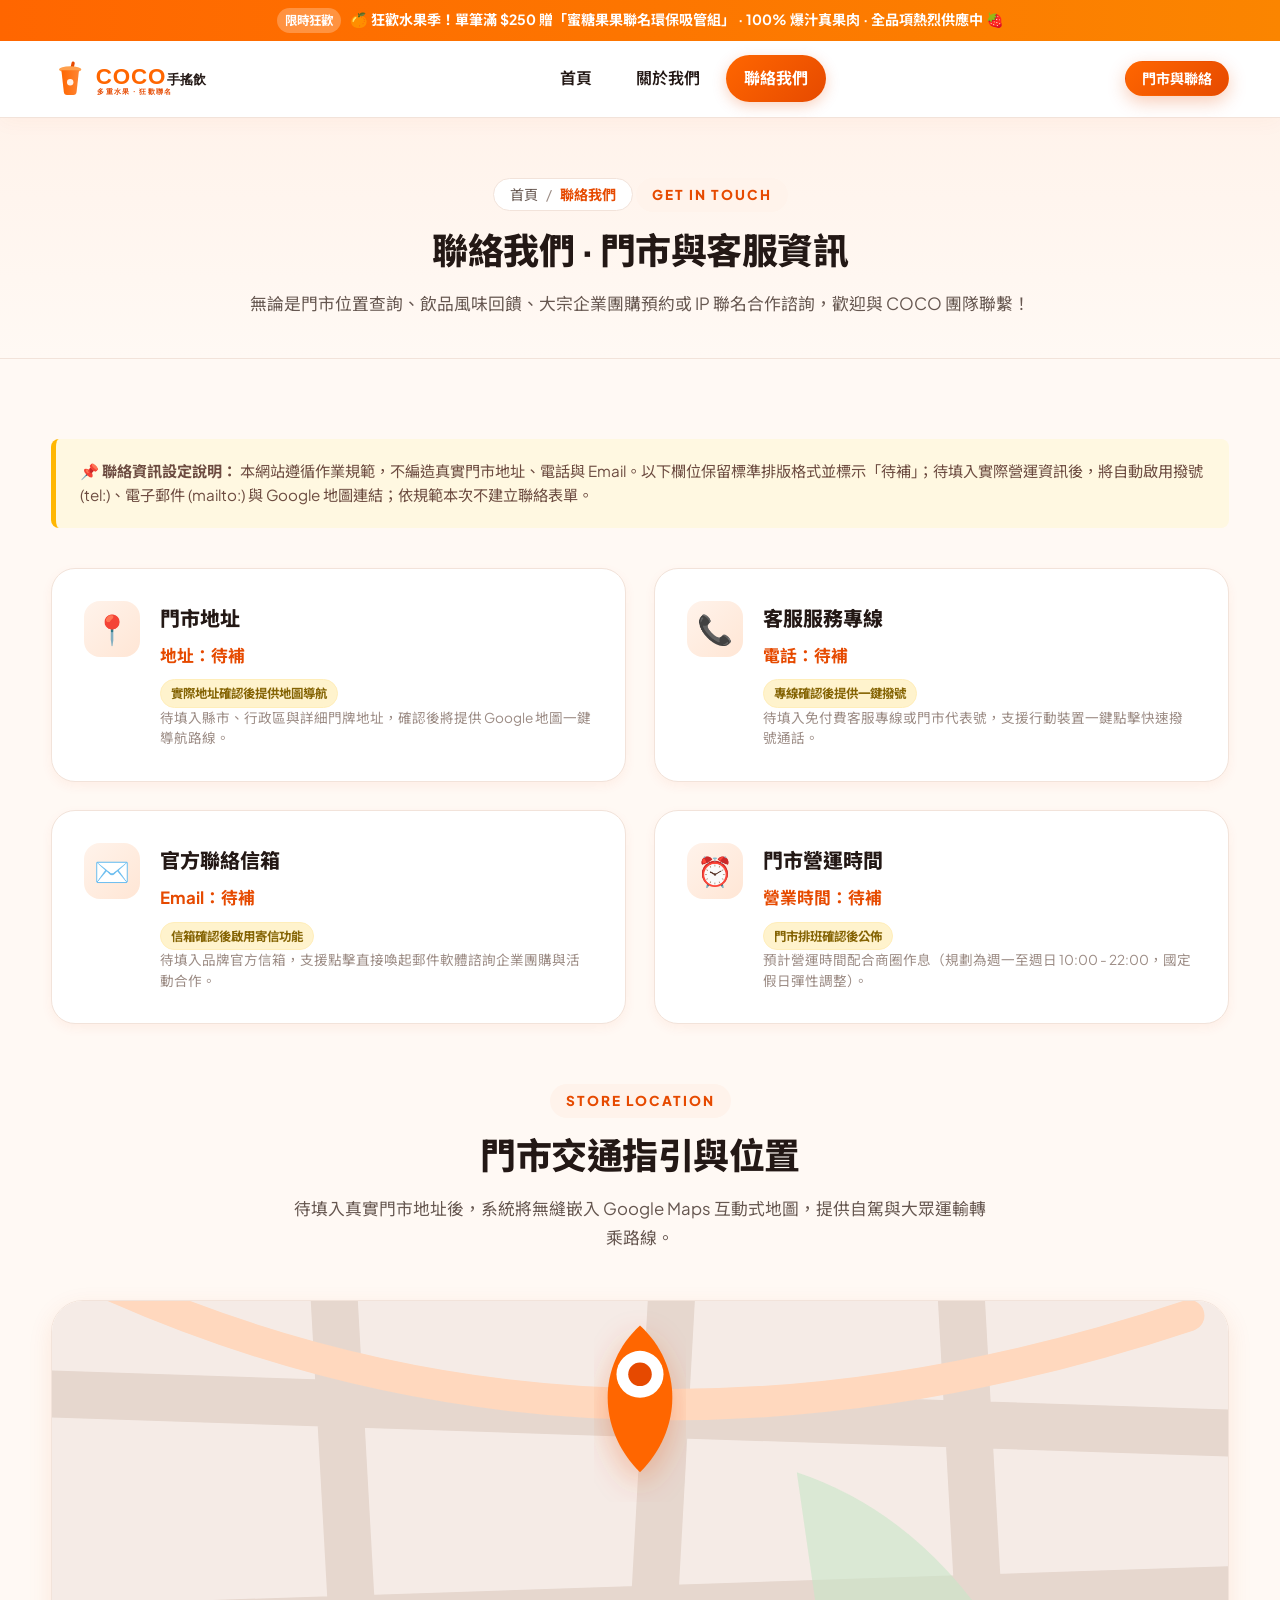
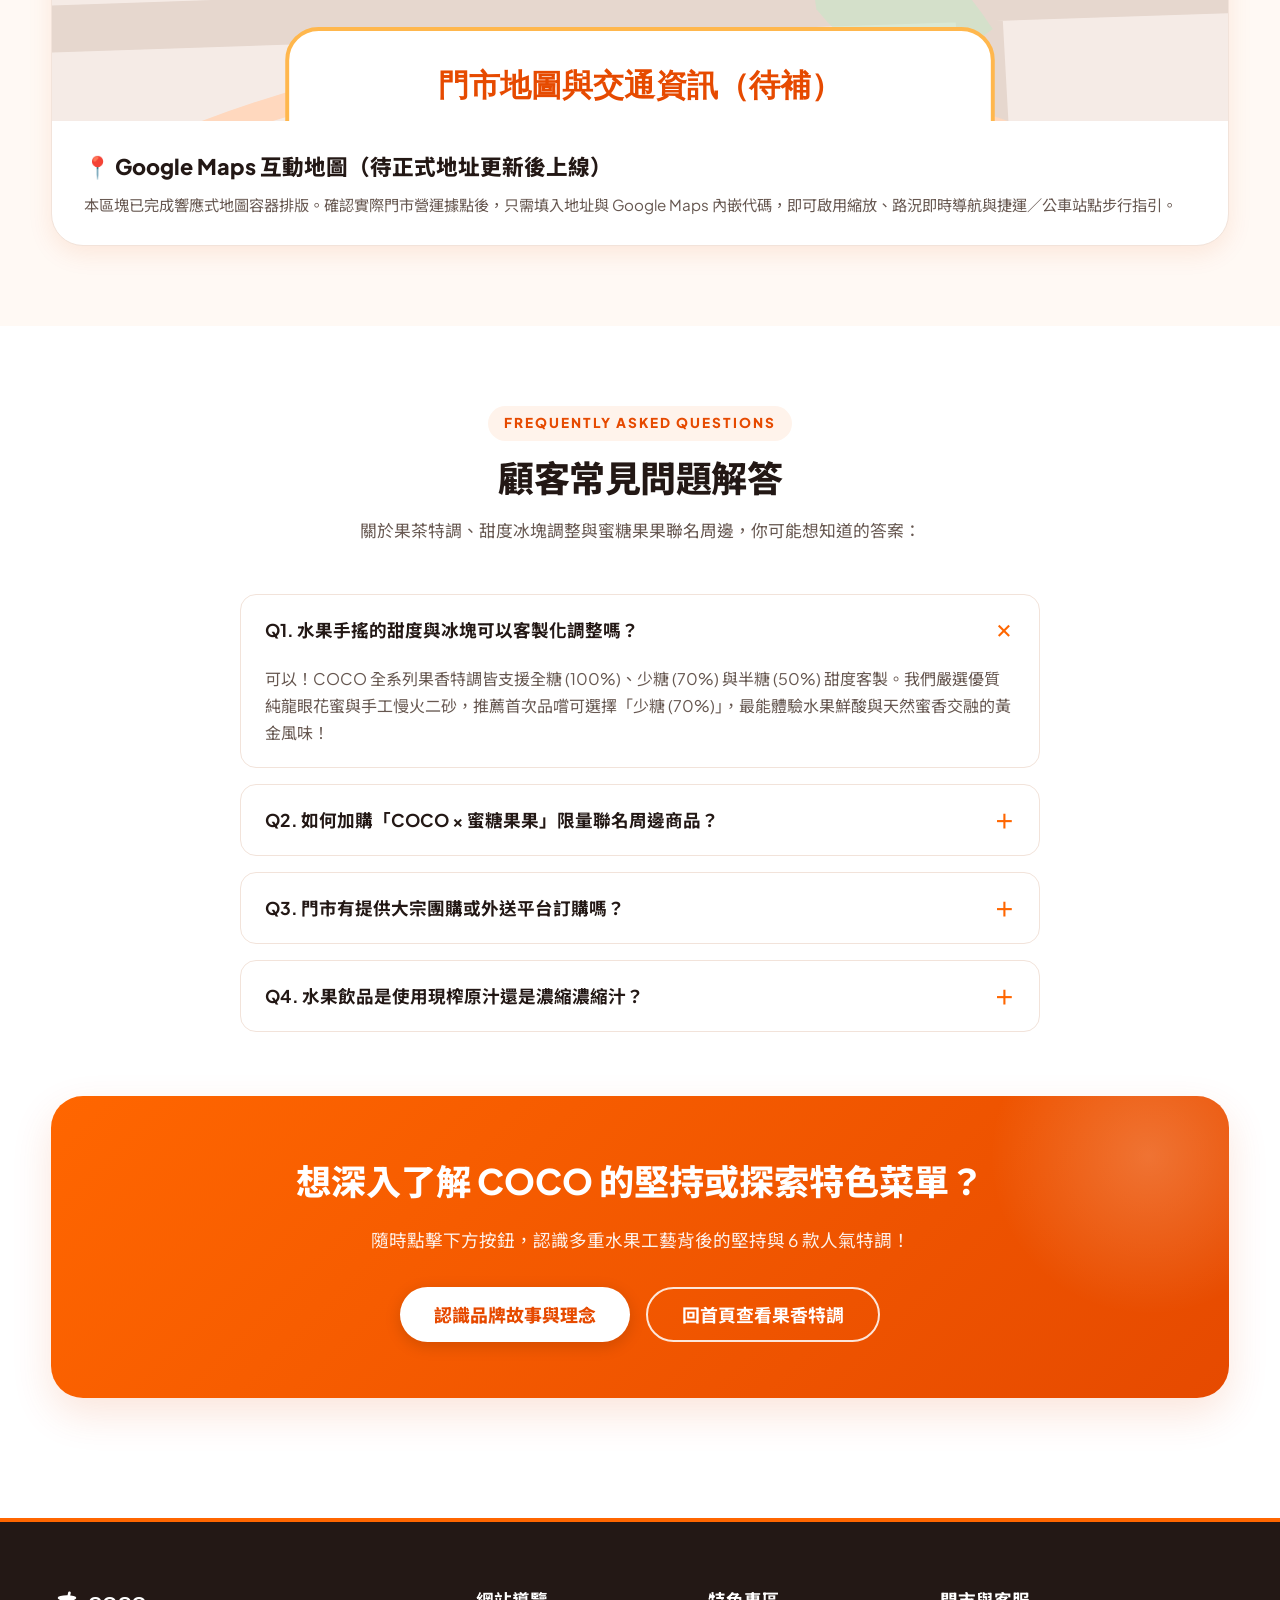
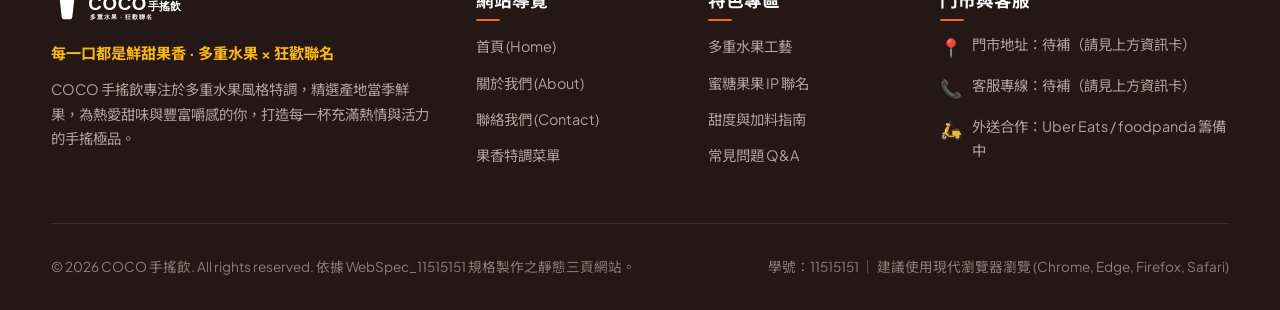
<file: contact.html>
<!DOCTYPE html>
<html lang="zh-Hant">
<head>
  <meta charset="UTF-8">
  <meta name="viewport" content="width=device-width, initial-scale=1.0">
  <meta name="description" content="COCO 手搖飲 - 聯絡我們：門市地址、客服專線、營業時間、交通指引及顧客常見問題 FAQ。依作業規範聯絡資訊皆標示待補，不編造資訊。">
  <title>COCO 手搖飲｜聯絡我們 · 門市與客服資訊</title>

  <!-- Google Fonts: Plus Jakarta Sans & Noto Sans TC -->
  <link rel="preconnect" href="https://fonts.googleapis.com">
  <link rel="preconnect" href="https://fonts.gstatic.com" crossorigin>
  <link href="https://fonts.googleapis.com/css2?family=Noto+Sans+TC:wght@400;500;600;700;800;900&family=Plus+Jakarta+Sans:wght@600;700;800;900&display=swap" rel="stylesheet">

  <!-- 全站共用樣式表 -->
  <link rel="stylesheet" href="assets/css/site.css">
</head>
<body>

  <!-- 頂部促銷跑馬燈 -->
  <aside class="promo-topbar" aria-label="全站促銷公告">
    <div class="container">
      <span class="badge">限時狂歡</span>
      🍊 狂歡水果季！單筆滿 $250 贈「蜜糖果果聯名環保吸管組」 · 100% 爆汁真果肉 · 全品項熱烈供應中 🍓
    </div>
  </aside>

  <!-- 全站共用導覽列 -->
  <header class="site-header">
    <div class="container">
      <nav class="site-nav" aria-label="主要導覽">
        <!-- 品牌識別 -->
        <a href="index.html" class="nav-brand" title="返回 COCO 手搖飲首頁">
          <img src="assets/images/logo.svg" alt="COCO 手搖飲品牌標誌" class="nav-brand-logo" width="180" height="48">
        </a>

        <!-- 導覽連結清單 (標示當前頁面 active) -->
        <ul class="nav-menu">
          <li><a href="index.html" class="nav-link">首頁</a></li>
          <li><a href="about.html" class="nav-link">關於我們</a></li>
          <li><a href="contact.html" class="nav-link active" aria-current="page">聯絡我們</a></li>
        </ul>

        <!-- 右側操作與手機漢堡按鈕 -->
        <div class="nav-actions">
          <a href="contact.html" class="btn btn-primary btn-sm">門市與聯絡</a>
          <button type="button" class="nav-toggle" aria-label="開啟選單" aria-expanded="false">
            <span class="nav-toggle-bar"></span>
            <span class="nav-toggle-bar"></span>
            <span class="nav-toggle-bar"></span>
          </button>
        </div>
      </nav>
    </div>
  </header>

  <main>
    <!-- 頁面頂部 Header & Breadcrumb -->
    <header class="page-hero">
      <div class="container">
        <nav class="breadcrumb" aria-label="麵包屑導航">
          <a href="index.html">首頁</a>
          <span>/</span>
          <span class="current" aria-current="page">聯絡我們</span>
        </nav>
        <span class="section-eyebrow">GET IN TOUCH</span>
        <h1 class="section-title">聯絡我們 · 門市與客服資訊</h1>
        <p class="section-desc">
          無論是門市位置查詢、飲品風味回饋、大宗企業團購預約或 IP 聯名合作諮詢，歡迎與 COCO 團隊聯繫！
        </p>
      </div>
    </header>

    <!-- 聯絡資訊主區塊 -->
    <section class="section-padding" id="contact-info">
      <div class="container">
        <!-- 依作業規範之友善提醒 -->
        <div class="contact-notice-box">
          <strong>📌 聯絡資訊設定說明：</strong>
          本網站遵循作業規範，不編造真實門市地址、電話與 Email。以下欄位保留標準排版格式並標示「待補」；待填入實際營運資訊後，將自動啟用撥號 (tel:)、電子郵件 (mailto:) 與 Google 地圖連結；依規範本次不建立聯絡表單。
        </div>

        <!-- 4 大聯絡資訊卡片 (地址、電話、Email、營業時間) -->
        <div class="contact-info-grid">
          <!-- 門市地址 -->
          <div class="info-card">
            <div class="info-card-icon">📍</div>
            <div class="info-card-content">
              <h3>門市地址</h3>
              <p>地址：待補</p>
              <span class="pending-badge">實際地址確認後提供地圖導航</span>
              <small>待填入縣市、行政區與詳細門牌地址，確認後將提供 Google 地圖一鍵導航路線。</small>
            </div>
          </div>

          <!-- 客服電話 -->
          <div class="info-card">
            <div class="info-card-icon">📞</div>
            <div class="info-card-content">
              <h3>客服服務專線</h3>
              <p>電話：待補</p>
              <span class="pending-badge">專線確認後提供一鍵撥號</span>
              <small>待填入免付費客服專線或門市代表號，支援行動裝置一鍵點擊快速撥號通話。</small>
            </div>
          </div>

          <!-- 客服 Email -->
          <div class="info-card">
            <div class="info-card-icon">✉️</div>
            <div class="info-card-content">
              <h3>官方聯絡信箱</h3>
              <p>Email：待補</p>
              <span class="pending-badge">信箱確認後啟用寄信功能</span>
              <small>待填入品牌官方信箱，支援點擊直接喚起郵件軟體諮詢企業團購與活動合作。</small>
            </div>
          </div>

          <!-- 營業時間 -->
          <div class="info-card">
            <div class="info-card-icon">⏰</div>
            <div class="info-card-content">
              <h3>門市營運時間</h3>
              <p>營業時間：待補</p>
              <span class="pending-badge">門市排班確認後公佈</span>
              <small>預計營運時間配合商圈作息（規劃為週一至週日 10:00 - 22:00，國定假日彈性調整）。</small>
            </div>
          </div>
        </div>

        <!-- 門市地圖指引 (使用本地 SVG 佔位圖，不編造外鏈) -->
        <div class="section-header" style="margin-top: 60px;">
          <span class="section-eyebrow">STORE LOCATION</span>
          <h2 class="section-title">門市交通指引與位置</h2>
          <p class="section-desc">
            待填入真實門市地址後，系統將無縫嵌入 Google Maps 互動式地圖，提供自駕與大眾運輸轉乘路線。
          </p>
        </div>

        <div class="map-card">
          <img src="assets/images/map-placeholder.svg" alt="COCO 門市交通地圖資訊待補示意圖" class="map-card-img" width="600" height="360">
          <div class="map-card-body">
            <h3>📍 Google Maps 互動地圖（待正式地址更新後上線）</h3>
            <p>
              本區塊已完成響應式地圖容器排版。確認實際門市營運據點後，只需填入地址與 Google Maps 內嵌代碼，即可啟用縮放、路況即時導航與捷運／公車站點步行指引。
            </p>
          </div>
        </div>
      </div>
    </section>

    <!-- 常見問題 FAQ (支援 JavaScript 手風琴互動) -->
    <section class="section-padding" id="faq" style="background-color: var(--bg-surface);">
      <div class="container">
        <div class="section-header">
          <span class="section-eyebrow">FREQUENTLY ASKED QUESTIONS</span>
          <h2 class="section-title">顧客常見問題解答</h2>
          <p class="section-desc">關於果茶特調、甜度冰塊調整與蜜糖果果聯名周邊，你可能想知道的答案：</p>
        </div>

        <div class="faq-list">
          <div class="faq-item active">
            <button type="button" class="faq-question" aria-expanded="true">
              <span>Q1. 水果手搖的甜度與冰塊可以客製化調整嗎？</span>
              <span class="faq-toggle-icon">＋</span>
            </button>
            <div class="faq-answer">
              <p>
                可以！COCO 全系列果香特調皆支援全糖 (100%)、少糖 (70%) 與半糖 (50%) 甜度客製。我們嚴選優質純龍眼花蜜與手工慢火二砂，推薦首次品嚐可選擇「少糖 (70%)」，最能體驗水果鮮酸與天然蜜香交融的黃金風味！
              </p>
            </div>
          </div>

          <div class="faq-item">
            <button type="button" class="faq-question" aria-expanded="false">
              <span>Q2. 如何加購「COCO × 蜜糖果果」限量聯名周邊商品？</span>
              <span class="faq-toggle-icon">＋</span>
            </button>
            <div class="faq-answer">
              <p>
                凡於門市單筆消費任兩杯「多重水果系列特調」，即可享限量聯名陶瓷吸管杯（加購價 $399）、保溫提袋（加購價 $149）或刺繡吊飾（加購價 $129）加價購優惠；單筆滿 $250 更直接贈送不鏽鋼吸管組乙套，數量有限，送完為止。
              </p>
            </div>
          </div>

          <div class="faq-item">
            <button type="button" class="faq-question" aria-expanded="false">
              <span>Q3. 門市有提供大宗團購或外送平台訂購嗎？</span>
              <span class="faq-toggle-icon">＋</span>
            </button>
            <div class="faq-answer">
              <p>
                目前 Uber Eats 與 foodpanda 外送合作熱烈籌備中，上線後將同步更新於本頁。若有學校社團、公司行號超過 30 杯以上的大宗企業團購需求，待正式電話與信箱公佈後，歡迎於三天前來電或來信預約外送。
              </p>
            </div>
          </div>

          <div class="faq-item">
            <button type="button" class="faq-question" aria-expanded="false">
              <span>Q4. 水果飲品是使用現榨原汁還是濃縮濃縮汁？</span>
              <span class="faq-toggle-icon">＋</span>
            </button>
            <div class="faq-answer">
              <p>
                COCO 堅持契作當季新鮮水果現榨，並結合 -18°C 瞬間急凍鎖鮮技術，口口都能吸到扎實大塊真果肉，絕不添加人工化學香精果露，讓大家喝得美味又安心！
              </p>
            </div>
          </div>
        </div>

        <!-- 頁面底部呼籲橫幅 -->
        <div class="cta-banner" style="margin-top: 64px;">
          <h2>想深入了解 COCO 的堅持或探索特色菜單？</h2>
          <p>隨時點擊下方按鈕，認識多重水果工藝背後的堅持與 6 款人氣特調！</p>
          <div class="btn-group">
            <a href="about.html" class="btn btn-white btn-lg">認識品牌故事與理念</a>
            <a href="index.html" class="btn btn-outline-white btn-lg">回首頁查看果香特調</a>
          </div>
        </div>
      </div>
    </section>
  </main>

  <!-- 全站共用頁尾 -->
  <footer class="site-footer">
    <div class="container">
      <div class="footer-top">
        <!-- 品牌簡介欄 -->
        <div class="footer-col">
          <div class="footer-brand-title">
            <img src="assets/images/logo.svg" alt="COCO 手搖飲標誌" width="160" height="42" style="filter: brightness(0) invert(1);">
          </div>
          <p class="footer-brand-slogan">每一口都是鮮甜果香 · 多重水果 × 狂歡聯名</p>
          <p class="footer-desc">
            COCO 手搖飲專注於多重水果風格特調，精選產地當季鮮果，為熱愛甜味與豐富嚼感的你，打造每一杯充滿熱情與活力的手搖極品。
          </p>
        </div>

        <!-- 快速分頁連結 -->
        <div class="footer-col">
          <h4 class="footer-heading">網站導覽</h4>
          <ul class="footer-links">
            <li><a href="index.html" class="footer-link">首頁 (Home)</a></li>
            <li><a href="about.html" class="footer-link">關於我們 (About)</a></li>
            <li><a href="contact.html" class="footer-link">聯絡我們 (Contact)</a></li>
            <li><a href="index.html#featured-drinks" class="footer-link">果香特調菜單</a></li>
          </ul>
        </div>

        <!-- 風味與聯名專區 -->
        <div class="footer-col">
          <h4 class="footer-heading">特色專區</h4>
          <ul class="footer-links">
            <li><a href="index.html#fruit-style" class="footer-link">多重水果工藝</a></li>
            <li><a href="index.html#collab-showcase" class="footer-link">蜜糖果果 IP 聯名</a></li>
            <li><a href="about.html#sweetness-guide" class="footer-link">甜度與加料指南</a></li>
            <li><a href="#faq" class="footer-link">常見問題 Q&amp;A</a></li>
          </ul>
        </div>

        <!-- 門市與客服資訊 (遵循不編造聯絡資訊原則，標示待補) -->
        <div class="footer-col">
          <h4 class="footer-heading">門市與客服</h4>
          <div class="footer-info-item">
            <span class="footer-info-icon">📍</span>
            <span>門市地址：待補（請見上方資訊卡）</span>
          </div>
          <div class="footer-info-item">
            <span class="footer-info-icon">📞</span>
            <span>客服專線：待補（請見上方資訊卡）</span>
          </div>
          <div class="footer-info-item">
            <span class="footer-info-icon">🛵</span>
            <span>外送合作：Uber Eats / foodpanda 籌備中</span>
          </div>
        </div>
      </div>

      <!-- 頁尾版權列 -->
      <div class="footer-bottom">
        <p>&copy; 2026 COCO 手搖飲. All rights reserved. 依據 WebSpec_11515151 規格製作之靜態三頁網站。</p>
        <p>學號：11515151 ｜ 建議使用現代瀏覽器瀏覽 (Chrome, Edge, Firefox, Safari)</p>
      </div>
    </div>
  </footer>

  <!-- 全站共用腳本 -->
  <script src="assets/js/site.js"></script>
</body>
</html>
</file>
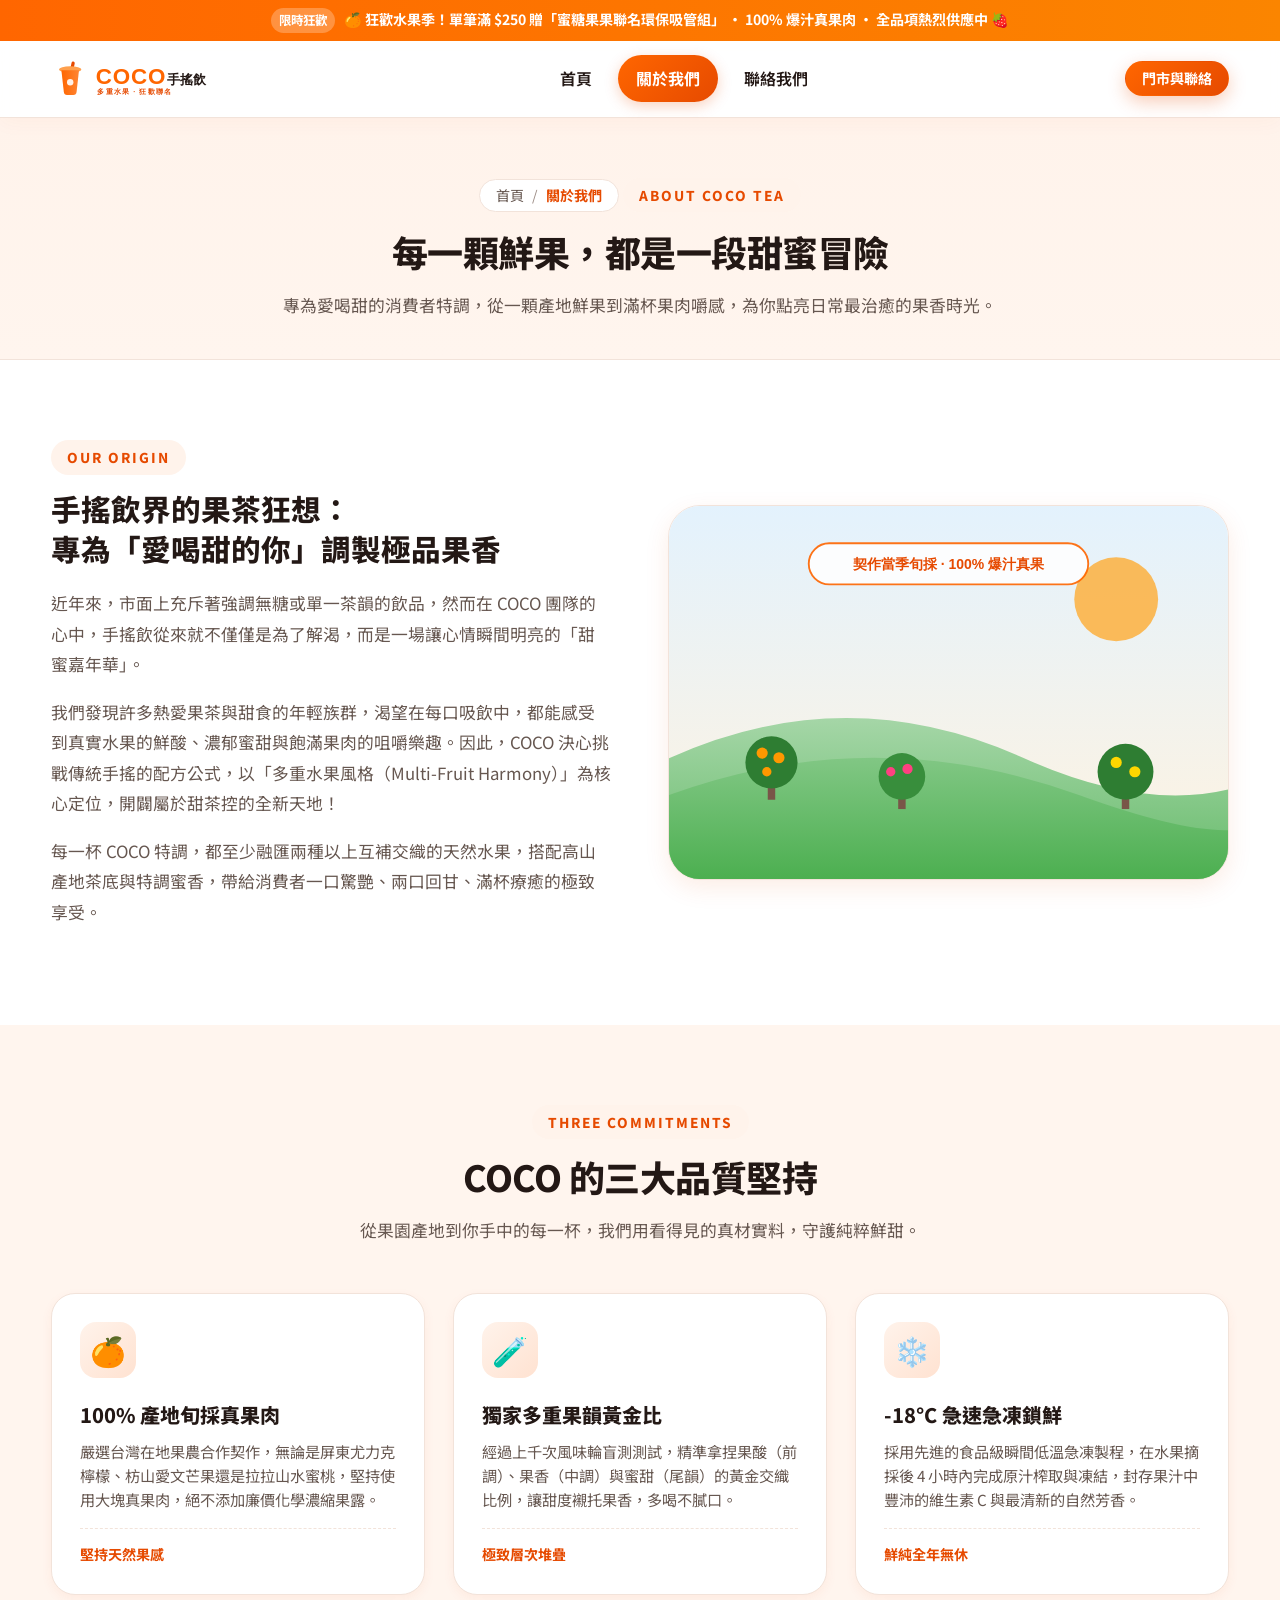
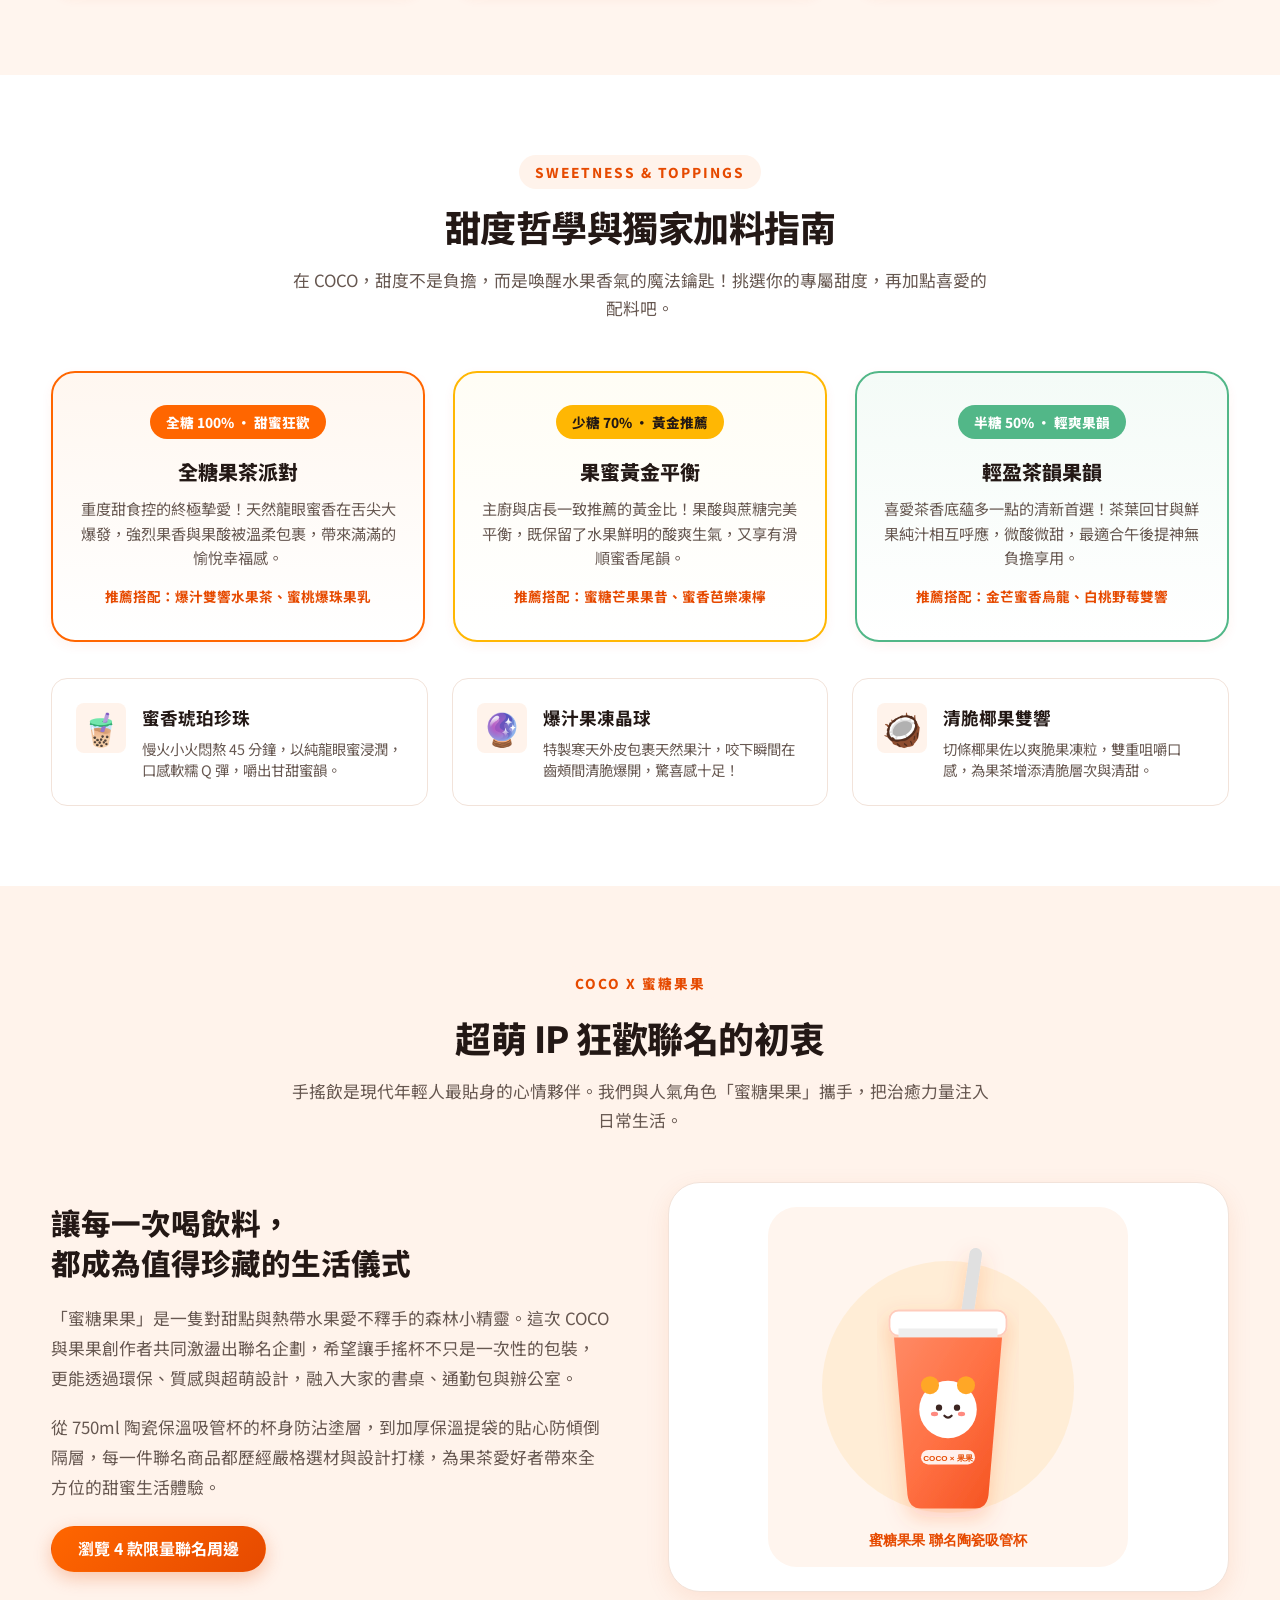
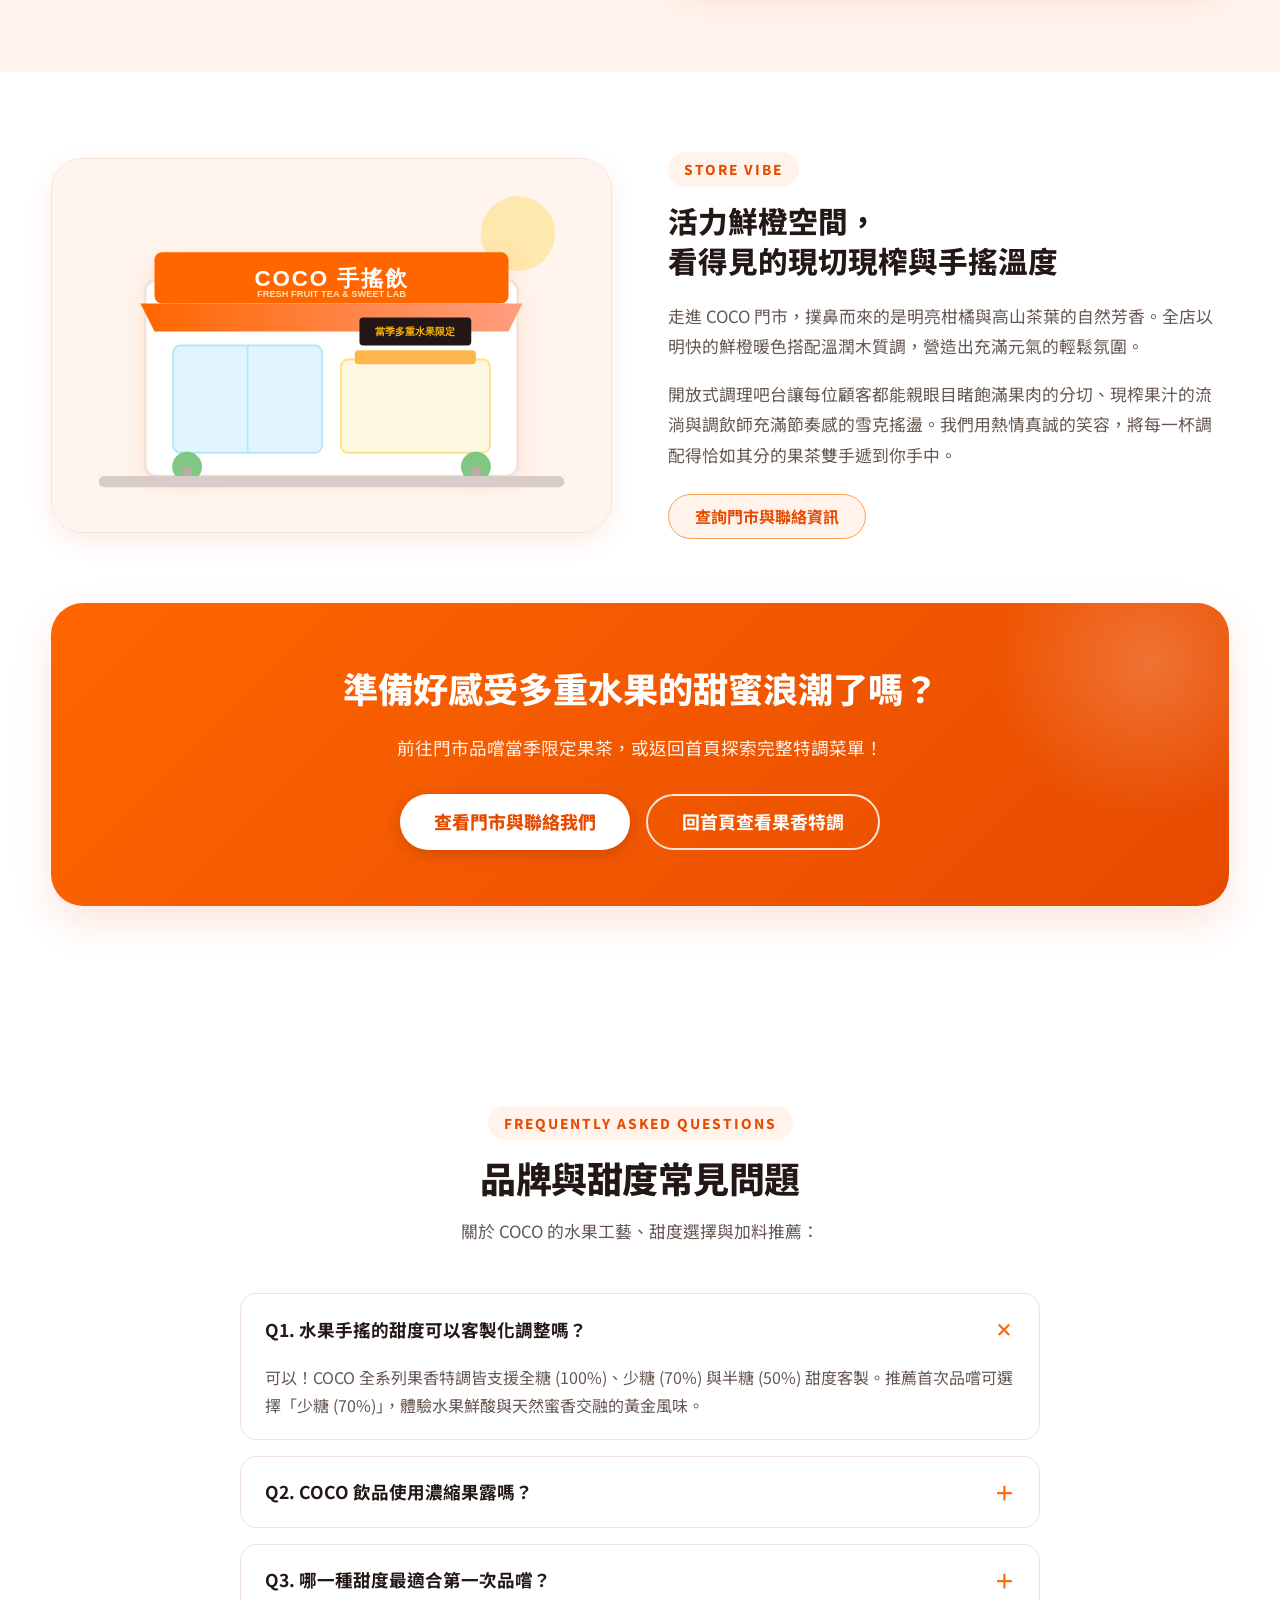
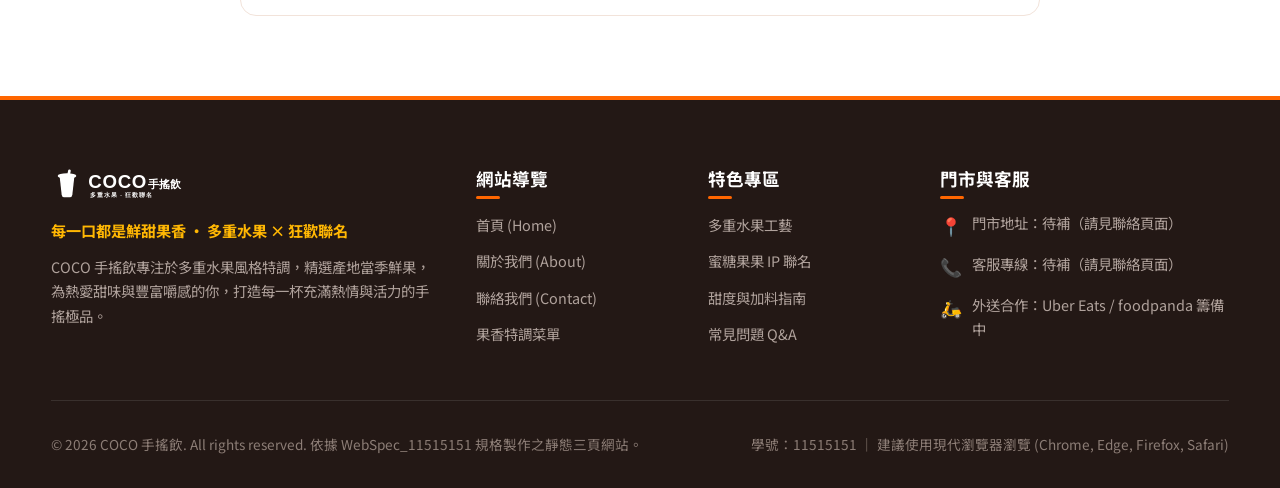
<file: pages/about.html>
﻿<!DOCTYPE html>
<html lang="zh-Hant">
<head>
  <meta charset="UTF-8">
  <meta name="viewport" content="width=device-width, initial-scale=1.0">
  <meta name="description" content="COCO 手搖飲 - 關於我們：探索多重水果風格特調的誕生故事、三大品牌堅持、全糖少糖甜度指南與蜜糖果果 IP 聯名企劃理念！">
  <title>COCO 手搖飲｜關於我們 · 品牌故事與水果工藝堅持</title>

  <!-- Google Fonts: Plus Jakarta Sans & Noto Sans TC -->
  <link rel="preconnect" href="https://fonts.googleapis.com">
  <link rel="preconnect" href="https://fonts.gstatic.com" crossorigin>
  <link href="https://fonts.googleapis.com/css2?family=Noto+Sans+TC:wght@400;500;600;700;800;900&family=Plus+Jakarta+Sans:wght@600;700;800;900&display=swap" rel="stylesheet">

  <!-- 全站共用樣式表 -->
  <link rel="stylesheet" href="assets/css/site.css">
</head>
<body>

  <!-- 頂部促銷跑馬燈 -->
  <aside class="promo-topbar" aria-label="全站促銷公告">
    <div class="container">
      <span class="badge">限時狂歡</span>
      🍊 狂歡水果季！單筆滿 $250 贈「蜜糖果果聯名環保吸管組」 · 100% 爆汁真果肉 · 全品項熱烈供應中 🍓
    </div>
  </aside>

  <!-- 全站共用導覽列 -->
  <header class="site-header">
    <div class="container">
      <nav class="site-nav" aria-label="主要導覽">
        <!-- 品牌識別 -->
        <a href="index.html" class="nav-brand" title="返回 COCO 手搖飲首頁">
          <img src="assets/images/logo.svg" alt="COCO 手搖飲品牌標誌" class="nav-brand-logo" width="180" height="48">
        </a>

        <!-- 導覽連結清單 (標示當前頁面 active) -->
        <ul class="nav-menu">
          <li><a href="index.html" class="nav-link">首頁</a></li>
          <li><a href="about.html" class="nav-link active" aria-current="page">關於我們</a></li>
          <li><a href="contact.html" class="nav-link">聯絡我們</a></li>
        </ul>

        <!-- 右側操作與手機漢堡按鈕 -->
        <div class="nav-actions">
          <a href="contact.html" class="btn btn-primary btn-sm">門市與聯絡</a>
          <button type="button" class="nav-toggle" aria-label="開啟選單" aria-expanded="false">
            <span class="nav-toggle-bar"></span>
            <span class="nav-toggle-bar"></span>
            <span class="nav-toggle-bar"></span>
          </button>
        </div>
      </nav>
    </div>
  </header>

  <main>
    <!-- 頁面頂部 Header & Breadcrumb -->
    <header class="page-hero">
      <div class="container">
        <nav class="breadcrumb" aria-label="麵包屑導航">
          <a href="index.html">首頁</a>
          <span>/</span>
          <span class="current" aria-current="page">關於我們</span>
        </nav>
        <span class="section-eyebrow">ABOUT COCO TEA</span>
        <h1 class="section-title">每一顆鮮果，都是一段甜蜜冒險</h1>
        <p class="section-desc">
          專為愛喝甜的消費者特調，從一顆產地鮮果到滿杯果肉嚼感，為你點亮日常最治癒的果香時光。
        </p>
      </div>
    </header>

    <!-- 1. 品牌故事與成立起點 -->
    <section class="section-padding" id="brand-story" style="background-color: var(--bg-surface);">
      <div class="container">
        <div class="story-grid">
          <div class="story-content">
            <span class="section-eyebrow">OUR ORIGIN</span>
            <h3>手搖飲界的果茶狂想：<br>專為「愛喝甜的你」調製極品果香</h3>
            <p>
              近年來，市面上充斥著強調無糖或單一茶韻的飲品，然而在 COCO 團隊的心中，手搖飲從來就不僅僅是為了解渴，而是一場讓心情瞬間明亮的「甜蜜嘉年華」。
            </p>
            <p>
              我們發現許多熱愛果茶與甜食的年輕族群，渴望在每口吸飲中，都能感受到真實水果的鮮酸、濃郁蜜甜與飽滿果肉的咀嚼樂趣。因此，COCO 決心挑戰傳統手搖的配方公式，以「多重水果風格（Multi-Fruit Harmony）」為核心定位，開闢屬於甜茶控的全新天地！
            </p>
            <p>
              每一杯 COCO 特調，都至少融匯兩種以上互補交織的天然水果，搭配高山產地茶底與特調蜜香，帶給消費者一口驚艷、兩口回甘、滿杯療癒的極致享受。
            </p>
          </div>
          <div class="story-img-wrap">
            <img src="assets/images/about-fruit-farm.svg" alt="COCO 合作果園產地旬採與真果肉堅持插圖" width="600" height="400">
          </div>
        </div>
      </div>
    </section>

    <!-- 2. 三大品牌堅持 -->
    <section class="section-padding" id="commitments">
      <div class="container">
        <div class="section-header">
          <span class="section-eyebrow">THREE COMMITMENTS</span>
          <h2 class="section-title">COCO 的三大品質堅持</h2>
          <p class="section-desc">從果園產地到你手中的每一杯，我們用看得見的真材實料，守護純粹鮮甜。</p>
        </div>

        <div class="card-grid-3">
          <article class="card">
            <div class="craft-icon-box">🍊</div>
            <h3 class="card-title">100% 產地旬採真果肉</h3>
            <p class="card-text">
              嚴選台灣在地果農合作契作，無論是屏東尤力克檸檬、枋山愛文芒果還是拉拉山水蜜桃，堅持使用大塊真果肉，絕不添加廉價化學濃縮果露。
            </p>
            <div class="card-meta">
              <span style="font-size: 0.88rem; font-weight: 700; color: var(--color-primary-dark);">堅持天然果感</span>
            </div>
          </article>

          <article class="card">
            <div class="craft-icon-box">🧪</div>
            <h3 class="card-title">獨家多重果韻黃金比</h3>
            <p class="card-text">
              經過上千次風味輪盲測測試，精準拿捏果酸（前調）、果香（中調）與蜜甜（尾韻）的黃金交織比例，讓甜度襯托果香，多喝不膩口。
            </p>
            <div class="card-meta">
              <span style="font-size: 0.88rem; font-weight: 700; color: var(--color-primary-dark);">極致層次堆疊</span>
            </div>
          </article>

          <article class="card">
            <div class="craft-icon-box">❄️</div>
            <h3 class="card-title">-18°C 急速急凍鎖鮮</h3>
            <p class="card-text">
              採用先進的食品級瞬間低溫急凍製程，在水果摘採後 4 小時內完成原汁榨取與凍結，封存果汁中豐沛的維生素 C 與最清新的自然芳香。
            </p>
            <div class="card-meta">
              <span style="font-size: 0.88rem; font-weight: 700; color: var(--color-primary-dark);">鮮純全年無休</span>
            </div>
          </article>
        </div>
      </div>
    </section>

    <!-- 3. 甜度指南與獨家加料哲學 -->
    <section class="section-padding" id="sweetness-guide" style="background-color: var(--bg-surface);">
      <div class="container">
        <div class="section-header">
          <span class="section-eyebrow">SWEETNESS &amp; TOPPINGS</span>
          <h2 class="section-title">甜度哲學與獨家加料指南</h2>
          <p class="section-desc">
            在 COCO，甜度不是負擔，而是喚醒水果香氣的魔法鑰匙！挑選你的專屬甜度，再加點喜愛的配料吧。
          </p>
        </div>

        <!-- 甜度階層說明 -->
        <div class="card-grid-3">
          <div class="sweet-tier-card tier-100">
            <span class="sweet-tier-badge">全糖 100% · 甜蜜狂歡</span>
            <h3 class="card-title">全糖果茶派對</h3>
            <p class="card-text">
              重度甜食控的終極摯愛！天然龍眼蜜香在舌尖大爆發，強烈果香與果酸被溫柔包裹，帶來滿滿的愉悅幸福感。
            </p>
            <p style="font-size: 0.85rem; font-weight: 700; color: var(--color-primary-dark); margin-top: 12px;">
              推薦搭配：爆汁雙響水果茶、蜜桃爆珠果乳
            </p>
          </div>

          <div class="sweet-tier-card tier-70">
            <span class="sweet-tier-badge">少糖 70% · 黃金推薦</span>
            <h3 class="card-title">果蜜黃金平衡</h3>
            <p class="card-text">
              主廚與店長一致推薦的黃金比！果酸與蔗糖完美平衡，既保留了水果鮮明的酸爽生氣，又享有滑順蜜香尾韻。
            </p>
            <p style="font-size: 0.85rem; font-weight: 700; color: var(--color-primary-dark); margin-top: 12px;">
              推薦搭配：蜜糖芒果果昔、蜜香芭樂凍檸
            </p>
          </div>

          <div class="sweet-tier-card tier-50">
            <span class="sweet-tier-badge">半糖 50% · 輕爽果韻</span>
            <h3 class="card-title">輕盈茶韻果韻</h3>
            <p class="card-text">
              喜愛茶香底蘊多一點的清新首選！茶葉回甘與鮮果純汁相互呼應，微酸微甜，最適合午後提神無負擔享用。
            </p>
            <p style="font-size: 0.85rem; font-weight: 700; color: var(--color-primary-dark); margin-top: 12px;">
              推薦搭配：金芒蜜香烏龍、白桃野莓雙響
            </p>
          </div>
        </div>

        <!-- 獨家加料推薦 -->
        <div class="toppings-grid">
          <div class="topping-item">
            <div class="topping-icon">🧋</div>
            <div>
              <h4 class="topping-name">蜜香琥珀珍珠</h4>
              <p class="topping-desc">慢火小火悶熬 45 分鐘，以純龍眼蜜浸潤，口感軟糯 Q 彈，嚼出甘甜蜜韻。</p>
            </div>
          </div>

          <div class="topping-item">
            <div class="topping-icon">🔮</div>
            <div>
              <h4 class="topping-name">爆汁果凍晶球</h4>
              <p class="topping-desc">特製寒天外皮包裹天然果汁，咬下瞬間在齒頰間清脆爆開，驚喜感十足！</p>
            </div>
          </div>

          <div class="topping-item">
            <div class="topping-icon">🥥</div>
            <div>
              <h4 class="topping-name">清脆椰果雙響</h4>
              <p class="topping-desc">切條椰果佐以爽脆果凍粒，雙重咀嚼口感，為果茶增添清脆層次與清甜。</p>
            </div>
          </div>
        </div>
      </div>
    </section>

    <!-- 4. COCO x 蜜糖果果 聯名企劃理念 -->
    <section class="section-padding collab-section" id="collab-story">
      <div class="container">
        <div class="section-header">
          <span class="section-eyebrow">COCO x 蜜糖果果</span>
          <h2 class="section-title">超萌 IP 狂歡聯名的初衷</h2>
          <p class="section-desc">
            手搖飲是現代年輕人最貼身的心情夥伴。我們與人氣角色「蜜糖果果」攜手，把治癒力量注入日常生活。
          </p>
        </div>

        <div class="story-grid">
          <div class="story-content">
            <h3>讓每一次喝飲料，<br>都成為值得珍藏的生活儀式</h3>
            <p>
              「蜜糖果果」是一隻對甜點與熱帶水果愛不釋手的森林小精靈。這次 COCO 與果果創作者共同激盪出聯名企劃，希望讓手搖杯不只是一次性的包裝，更能透過環保、質感與超萌設計，融入大家的書桌、通勤包與辦公室。
            </p>
            <p>
              從 750ml 陶瓷保溫吸管杯的杯身防沾塗層，到加厚保溫提袋的貼心防傾倒隔層，每一件聯名商品都歷經嚴格選材與設計打樣，為果茶愛好者帶來全方位的甜蜜生活體驗。
            </p>
            <div style="margin-top: 24px;">
              <a href="index.html#collab-showcase" class="btn btn-primary">瀏覽 4 款限量聯名周邊</a>
            </div>
          </div>
          <div class="story-img-wrap text-center" style="padding: 24px;">
            <img src="assets/images/collab-cup.svg" alt="COCO 與蜜糖果果聯名陶瓷吸管杯理念展示" width="360" height="360" style="margin: 0 auto;">
          </div>
        </div>
      </div>
    </section>

    <!-- 5. 門市空間與手作溫度 -->
    <section class="section-padding" id="store-vibe" style="background-color: var(--bg-surface);">
      <div class="container">
        <div class="story-grid">
          <div class="story-img-wrap">
            <img src="assets/images/store-exterior.svg" alt="COCO 手搖飲門市空間與活力鮮橙氛圍" width="600" height="400">
          </div>
          <div class="story-content">
            <span class="section-eyebrow">STORE VIBE</span>
            <h3>活力鮮橙空間，<br>看得見的現切現榨與手搖溫度</h3>
            <p>
              走進 COCO 門市，撲鼻而來的是明亮柑橘與高山茶葉的自然芳香。全店以明快的鮮橙暖色搭配溫潤木質調，營造出充滿元氣的輕鬆氛圍。
            </p>
            <p>
              開放式調理吧台讓每位顧客都能親眼目睹飽滿果肉的分切、現榨果汁的流淌與調飲師充滿節奏感的雪克搖盪。我們用熱情真誠的笑容，將每一杯調配得恰如其分的果茶雙手遞到你手中。
            </p>
            <div style="margin-top: 24px;">
              <a href="contact.html" class="btn btn-secondary">查詢門市與聯絡資訊</a>
            </div>
          </div>
        </div>

        <!-- 頁面底部呼籲橫幅 -->
        <div class="cta-banner" style="margin-top: 64px;">
          <h2>準備好感受多重水果的甜蜜浪潮了嗎？</h2>
          <p>前往門市品嚐當季限定果茶，或返回首頁探索完整特調菜單！</p>
          <div class="btn-group">
            <a href="contact.html" class="btn btn-white btn-lg">查看門市與聯絡我們</a>
            <a href="index.html" class="btn btn-outline-white btn-lg">回首頁查看果香特調</a>
          </div>
        </div>
      </div>
    </section>

    <!-- 品牌介紹頁常見問題 (共用 site.js 手風琴互動) -->
    <section class="section-padding" id="about-faq" style="background-color: var(--bg-surface);">
      <div class="container">
        <div class="section-header">
          <span class="section-eyebrow">FREQUENTLY ASKED QUESTIONS</span>
          <h2 class="section-title">品牌與甜度常見問題</h2>
          <p class="section-desc">關於 COCO 的水果工藝、甜度選擇與加料推薦：</p>
        </div>

        <div class="faq-list">
          <div class="faq-item active">
            <button type="button" class="faq-question" aria-expanded="true">
              <span>Q1. 水果手搖的甜度可以客製化調整嗎？</span>
              <span class="faq-toggle-icon" aria-hidden="true">＋</span>
            </button>
            <div class="faq-answer">
              <p>可以！COCO 全系列果香特調皆支援全糖 (100%)、少糖 (70%) 與半糖 (50%) 甜度客製。推薦首次品嚐可選擇「少糖 (70%)」，體驗水果鮮酸與天然蜜香交融的黃金風味。</p>
            </div>
          </div>

          <div class="faq-item">
            <button type="button" class="faq-question" aria-expanded="false">
              <span>Q2. COCO 飲品使用濃縮果露嗎？</span>
              <span class="faq-toggle-icon" aria-hidden="true">＋</span>
            </button>
            <div class="faq-answer">
              <p>COCO 堅持契作當季新鮮水果現榨，並結合 -18°C 瞬間急凍鎖鮮技術，使用真果肉呈現水果風味。</p>
            </div>
          </div>

          <div class="faq-item">
            <button type="button" class="faq-question" aria-expanded="false">
              <span>Q3. 哪一種甜度最適合第一次品嚐？</span>
              <span class="faq-toggle-icon" aria-hidden="true">＋</span>
            </button>
            <div class="faq-answer">
              <p>可先嘗試少糖 (70%)，平衡果酸與蜜香；喜愛清爽茶韻可選半糖 (50%)，偏好濃郁甜感則可選全糖 (100%)。</p>
            </div>
          </div>
        </div>
      </div>
    </section>
  </main>

  <!-- 全站共用頁尾 -->
  <footer class="site-footer">
    <div class="container">
      <div class="footer-top">
        <!-- 品牌簡介欄 -->
        <div class="footer-col">
          <div class="footer-brand-title">
            <img src="assets/images/logo.svg" alt="COCO 手搖飲標誌" width="160" height="42" style="filter: brightness(0) invert(1);">
          </div>
          <p class="footer-brand-slogan">每一口都是鮮甜果香 · 多重水果 × 狂歡聯名</p>
          <p class="footer-desc">
            COCO 手搖飲專注於多重水果風格特調，精選產地當季鮮果，為熱愛甜味與豐富嚼感的你，打造每一杯充滿熱情與活力的手搖極品。
          </p>
        </div>

        <!-- 快速分頁連結 -->
        <div class="footer-col">
          <h4 class="footer-heading">網站導覽</h4>
          <ul class="footer-links">
            <li><a href="index.html" class="footer-link">首頁 (Home)</a></li>
            <li><a href="about.html" class="footer-link">關於我們 (About)</a></li>
            <li><a href="contact.html" class="footer-link">聯絡我們 (Contact)</a></li>
            <li><a href="index.html#featured-drinks" class="footer-link">果香特調菜單</a></li>
          </ul>
        </div>

        <!-- 風味與聯名專區 -->
        <div class="footer-col">
          <h4 class="footer-heading">特色專區</h4>
          <ul class="footer-links">
            <li><a href="index.html#fruit-style" class="footer-link">多重水果工藝</a></li>
            <li><a href="index.html#collab-showcase" class="footer-link">蜜糖果果 IP 聯名</a></li>
            <li><a href="#sweetness-guide" class="footer-link">甜度與加料指南</a></li>
            <li><a href="contact.html#faq" class="footer-link">常見問題 Q&amp;A</a></li>
          </ul>
        </div>

        <!-- 門市與客服資訊 (遵循不編造聯絡資訊原則，標示待補) -->
        <div class="footer-col">
          <h4 class="footer-heading">門市與客服</h4>
          <div class="footer-info-item">
            <span class="footer-info-icon">📍</span>
            <span>門市地址：待補（請見聯絡頁面）</span>
          </div>
          <div class="footer-info-item">
            <span class="footer-info-icon">📞</span>
            <span>客服專線：待補（請見聯絡頁面）</span>
          </div>
          <div class="footer-info-item">
            <span class="footer-info-icon">🛵</span>
            <span>外送合作：Uber Eats / foodpanda 籌備中</span>
          </div>
        </div>
      </div>

      <!-- 頁尾版權列 -->
      <div class="footer-bottom">
        <p>&copy; 2026 COCO 手搖飲. All rights reserved. 依據 WebSpec_11515151 規格製作之靜態三頁網站。</p>
        <p>學號：11515151 ｜ 建議使用現代瀏覽器瀏覽 (Chrome, Edge, Firefox, Safari)</p>
      </div>
    </div>
  </footer>

  <!-- 全站共用腳本 -->
  <script src="assets/js/site.js"></script>
</body>
</html>
</file>
<file: assets/css/site.css>
/* ==========================================================
   COCO 手搖飲 - 官方網站共用樣式表 (site.css)
   色彩基調：鮮橙色、焦糖深橙、蜜柑粉白、水蜜桃粉、芒果金黃
   字體設定：Plus Jakarta Sans + Noto Sans TC
   適用範圍：全站三頁共用 (index.html, about.html, contact.html)
   ========================================================== */

/* 1. 核心變數系統 */
:root {
  --color-primary: #FF6600;        /* COCO 鮮橙主色 */
  --color-primary-dark: #E64A00;   /* 焦糖深橙 */
  --color-primary-light: #FF8533;  /* 亮橙果色 */
  --color-primary-glow: #FFA04D;   /* 柔光橙 */
  --color-peach: #FF7E67;          /* 水蜜桃果粉 */
  --color-yellow: #FFB703;         /* 芒果金黃 */
  --color-amber: #FB8500;          /* 暖琥珀色 */
  --color-green: #38B000;          /* 鮮採檸檬綠 */
  
  --bg-page: #FFF9F4;              /* 蜜柑粉白底色 */
  --bg-surface: #FFFFFF;           /* 卡片純白底色 */
  --bg-warm: #FFF3EB;              /* 淺暖橙區塊底色 */
  --bg-alt: #FFF5EE;               /* 柔和次底色 */
  
  --text-main: #231815;            /* 主文字深褐黑 */
  --text-muted: #665750;           /* 次要說明文字 */
  --text-light: #9C8C85;           /* 輔助標註文字 */
  --text-inverse: #FFFFFF;         /* 反白文字 */
  
  --border-soft: #F2E3DA;          /* 柔和外框線 */
  --border-focus: #FF6600;         /* 聚焦高亮框線 */
  
  --radius-xs: 4px;
  --radius-sm: 8px;
  --radius-md: 16px;
  --radius-lg: 24px;
  --radius-xl: 32px;
  --radius-pill: 9999px;
  
  --shadow-sm: 0 4px 12px rgba(230, 74, 0, 0.06);
  --shadow-md: 0 8px 24px rgba(230, 74, 0, 0.10);
  --shadow-lg: 0 16px 40px rgba(230, 74, 0, 0.14);
  --shadow-card: 0 10px 30px rgba(230, 74, 0, 0.08);
  
  --font-family-base: 'Plus Jakarta Sans', 'Noto Sans TC', -apple-system, BlinkMacSystemFont, "Segoe UI", Roboto, "Helvetica Neue", Arial, sans-serif;
  --transition-speed: 0.25s ease;
  
  --container-max: 1200px;
}

/* 2. 重置與基礎排版 */
*, *::before, *::after {
  box-sizing: border-box;
  margin: 0;
  padding: 0;
}

html {
  font-size: 16px;
  scroll-behavior: smooth;
}

body {
  font-family: var(--font-family-base);
  color: var(--text-main);
  background-color: var(--bg-page);
  line-height: 1.65;
  -webkit-font-smoothing: antialiased;
  -moz-osx-font-smoothing: grayscale;
  overflow-x: hidden;
  min-height: 100vh;
  display: flex;
  flex-direction: column;
}

main {
  flex: 1 0 auto;
}

img, svg {
  max-width: 100%;
  height: auto;
  display: block;
}

a {
  color: inherit;
  text-decoration: none;
  transition: color var(--transition-speed), background-color var(--transition-speed), border-color var(--transition-speed);
}

button {
  font-family: inherit;
  cursor: pointer;
  border: none;
  background: none;
  outline: none;
}

ul, ol {
  list-style: none;
}

/* 輔助類別 */
.container {
  width: min(var(--container-max), 92%);
  margin-inline: auto;
}

.text-center { text-align: center; }
.text-left { text-align: left; }
.text-right { text-align: right; }

.section-padding {
  padding: 80px 0;
}

@media (max-width: 768px) {
  .section-padding {
    padding: 50px 0;
  }
}

/* 標題共用樣式 */
.section-header {
  text-align: center;
  max-width: 700px;
  margin: 0 auto 48px;
}

.section-eyebrow {
  display: inline-block;
  font-size: 0.85rem;
  font-weight: 800;
  letter-spacing: 2px;
  text-transform: uppercase;
  color: var(--color-primary-dark);
  background-color: var(--bg-warm);
  padding: 6px 16px;
  border-radius: var(--radius-pill);
  margin-bottom: 14px;
}

.section-title {
  font-size: 2.25rem;
  font-weight: 800;
  color: var(--text-main);
  line-height: 1.3;
  margin-bottom: 16px;
  letter-spacing: -0.5px;
}

@media (max-width: 768px) {
  .section-title {
    font-size: 1.75rem;
  }
}

.section-desc {
  font-size: 1.05rem;
  color: var(--text-muted);
  line-height: 1.7;
}

/* 3. 頂部促銷跑馬燈 (Promo Topbar) */
.promo-topbar {
  background: linear-gradient(90deg, #FF6600, #FB8500, #FF8533, #FF6600);
  background-size: 300% 100%;
  animation: gradientFlow 10s ease infinite;
  color: #FFFFFF;
  font-size: 0.88rem;
  font-weight: 700;
  padding: 8px 16px;
  text-align: center;
  position: relative;
  z-index: 101;
}

@keyframes gradientFlow {
  0% { background-position: 0% 50%; }
  50% { background-position: 100% 50%; }
  100% { background-position: 0% 50%; }
}

.promo-topbar span.badge {
  background: rgba(255, 255, 255, 0.25);
  padding: 2px 8px;
  border-radius: var(--radius-pill);
  font-size: 0.78rem;
  margin-right: 6px;
  display: inline-block;
}

/* 4. 導覽列 (Site Header & Nav) */
.site-header {
  background-color: rgba(255, 255, 255, 0.95);
  backdrop-filter: blur(10px);
  -webkit-backdrop-filter: blur(10px);
  position: sticky;
  top: 0;
  z-index: 100;
  border-bottom: 1px solid var(--border-soft);
  box-shadow: 0 4px 20px rgba(230, 74, 0, 0.04);
  transition: all var(--transition-speed);
}

.site-nav {
  display: flex;
  align-items: center;
  justify-content: space-between;
  height: 76px;
}

.nav-brand {
  display: flex;
  align-items: center;
  gap: 12px;
  text-decoration: none;
}

.nav-brand-logo {
  height: 48px;
  width: auto;
  object-fit: contain;
}

.nav-brand-text {
  display: flex;
  flex-direction: column;
}

.nav-brand-name {
  font-size: 1.45rem;
  font-weight: 800;
  color: var(--color-primary-dark);
  line-height: 1.1;
  letter-spacing: 0.5px;
}

.nav-brand-sub {
  font-size: 0.75rem;
  font-weight: 700;
  color: var(--color-amber);
  letter-spacing: 1px;
}

/* 電腦版選單列表 */
.nav-menu {
  display: flex;
  align-items: center;
  gap: 8px;
}

.nav-link {
  font-size: 1rem;
  font-weight: 600;
  color: var(--text-main);
  padding: 10px 18px;
  border-radius: var(--radius-pill);
  transition: all var(--transition-speed);
  position: relative;
  display: inline-block;
}

.nav-link:hover {
  color: var(--color-primary);
  background-color: var(--bg-warm);
}

/* 當前頁面標示 (Active Indicator) */
.nav-link.active {
  color: #FFFFFF;
  background: linear-gradient(135deg, var(--color-primary), var(--color-primary-dark));
  box-shadow: 0 4px 14px rgba(230, 74, 0, 0.25);
  font-weight: 700;
}

.nav-actions {
  display: flex;
  align-items: center;
  gap: 14px;
}

/* 漢堡按鈕 (手機版) */
.nav-toggle {
  display: none;
  flex-direction: column;
  justify-content: center;
  align-items: center;
  width: 44px;
  height: 44px;
  border-radius: var(--radius-sm);
  background: var(--bg-warm);
  border: 1px solid var(--border-soft);
  cursor: pointer;
  z-index: 102;
  transition: all var(--transition-speed);
}

.nav-toggle-bar {
  width: 22px;
  height: 2.5px;
  background-color: var(--text-main);
  border-radius: 2px;
  transition: transform 0.3s ease, opacity 0.3s ease;
  margin: 2.5px 0;
}

/* 漢堡按鈕展開狀態 (叉叉動畫) */
.nav-toggle.open .nav-toggle-bar:nth-child(1) {
  transform: translateY(7.5px) rotate(45deg);
  background-color: var(--color-primary-dark);
}
.nav-toggle.open .nav-toggle-bar:nth-child(2) {
  opacity: 0;
}
.nav-toggle.open .nav-toggle-bar:nth-child(3) {
  transform: translateY(-7.5px) rotate(-45deg);
  background-color: var(--color-primary-dark);
}

/* 手機版導覽抽屜 */
@media (max-width: 768px) {
  .nav-toggle {
    display: flex;
  }

  .nav-menu {
    position: fixed;
    top: 0;
    right: -100%;
    width: min(320px, 85vw);
    height: 100vh;
    background-color: #FFFFFF;
    flex-direction: column;
    align-items: stretch;
    justify-content: flex-start;
    padding: 100px 24px 40px;
    box-shadow: -10px 0 30px rgba(0, 0, 0, 0.15);
    transition: right 0.35s cubic-bezier(0.16, 1, 0.3, 1);
    z-index: 99;
    gap: 12px;
    overflow-y: auto;
  }

  .nav-menu.open {
    right: 0;
  }

  .nav-link {
    font-size: 1.15rem;
    padding: 14px 20px;
    width: 100%;
    text-align: left;
    border-radius: var(--radius-md);
  }

  .nav-link.active {
    background: linear-gradient(135deg, var(--color-primary), var(--color-primary-dark));
    color: #FFFFFF;
  }

  .nav-backdrop {
    display: none;
    position: fixed;
    top: 0;
    left: 0;
    width: 100vw;
    height: 100vh;
    background: rgba(0, 0, 0, 0.45);
    backdrop-filter: blur(4px);
    z-index: 98;
    opacity: 0;
    transition: opacity 0.3s ease;
  }

  .nav-backdrop.open {
    display: block;
    opacity: 1;
  }
}

/* 5. 按鈕元件系統 (Buttons) */
.btn {
  display: inline-flex;
  align-items: center;
  justify-content: center;
  gap: 8px;
  font-family: inherit;
  font-size: 1rem;
  font-weight: 700;
  padding: 12px 26px;
  border-radius: var(--radius-pill);
  transition: all var(--transition-speed);
  cursor: pointer;
  text-decoration: none;
  line-height: 1.2;
  white-space: nowrap;
}

.btn-primary {
  background: linear-gradient(135deg, var(--color-primary), var(--color-primary-dark));
  color: #FFFFFF;
  box-shadow: 0 6px 18px rgba(230, 74, 0, 0.28);
  border: 1px solid transparent;
}

.btn-primary:hover {
  background: linear-gradient(135deg, var(--color-primary-light), var(--color-primary));
  box-shadow: 0 8px 24px rgba(230, 74, 0, 0.35);
  transform: translateY(-2px);
  color: #FFFFFF;
}

.btn-secondary {
  background-color: var(--bg-warm);
  color: var(--color-primary-dark);
  border: 1.5px solid var(--color-primary-glow);
}

.btn-secondary:hover {
  background-color: var(--color-primary);
  color: #FFFFFF;
  border-color: var(--color-primary);
  transform: translateY(-2px);
}

.btn-outline {
  background: transparent;
  color: var(--text-main);
  border: 1.5px solid var(--border-soft);
}

.btn-outline:hover {
  border-color: var(--color-primary);
  color: var(--color-primary);
  background-color: #FFFFFF;
}

.btn-sm {
  font-size: 0.88rem;
  padding: 8px 16px;
}

.btn-lg {
  font-size: 1.12rem;
  padding: 15px 34px;
}

/* 6. 卡片與網格元件 (Cards & Grids) */
.card-grid-3 {
  display: grid;
  grid-template-columns: repeat(3, 1fr);
  gap: 28px;
}

.card-grid-2 {
  display: grid;
  grid-template-columns: repeat(2, 1fr);
  gap: 32px;
}

.card-grid-4 {
  display: grid;
  grid-template-columns: repeat(4, 1fr);
  gap: 24px;
}

@media (max-width: 992px) {
  .card-grid-3, .card-grid-4 {
    grid-template-columns: repeat(2, 1fr);
  }
}

@media (max-width: 600px) {
  .card-grid-3, .card-grid-2, .card-grid-4 {
    grid-template-columns: 1fr;
    gap: 20px;
  }
}

.card {
  background-color: var(--bg-surface);
  border-radius: var(--radius-lg);
  border: 1px solid var(--border-soft);
  box-shadow: var(--shadow-sm);
  padding: 28px;
  transition: transform var(--transition-speed), box-shadow var(--transition-speed), border-color var(--transition-speed);
  position: relative;
  display: flex;
  flex-direction: column;
}

.card:hover {
  transform: translateY(-4px);
  box-shadow: var(--shadow-card);
  border-color: rgba(255, 102, 0, 0.3);
}

.card-img-wrap {
  width: 100%;
  aspect-ratio: 1 / 1;
  border-radius: var(--radius-md);
  overflow: hidden;
  background-color: var(--bg-alt);
  display: flex;
  align-items: center;
  justify-content: center;
  margin-bottom: 20px;
  position: relative;
}

.card-img-wrap img {
  width: 100%;
  height: 100%;
  object-fit: contain;
  transition: transform 0.4s ease;
}

.card:hover .card-img-wrap img {
  transform: scale(1.05);
}

.card-badge {
  position: absolute;
  top: 14px;
  left: 14px;
  background: linear-gradient(135deg, var(--color-primary), var(--color-amber));
  color: #FFFFFF;
  font-size: 0.78rem;
  font-weight: 700;
  padding: 4px 10px;
  border-radius: var(--radius-pill);
  box-shadow: 0 4px 10px rgba(0, 0, 0, 0.12);
}

.card-title {
  font-size: 1.25rem;
  font-weight: 800;
  color: var(--text-main);
  margin-bottom: 8px;
}

.card-text {
  font-size: 0.95rem;
  color: var(--text-muted);
  line-height: 1.6;
  margin-bottom: 16px;
  flex-grow: 1;
}

.card-meta {
  display: flex;
  align-items: center;
  justify-content: space-between;
  margin-top: auto;
  padding-top: 14px;
  border-top: 1px dashed var(--border-soft);
}

.card-price {
  font-size: 1.35rem;
  font-weight: 800;
  color: var(--color-primary-dark);
}

.card-price small {
  font-size: 0.85rem;
  font-weight: 600;
  color: var(--text-light);
  margin-left: 2px;
}

/* 7. 行動呼籲橫幅 (CTA Banner) */
.cta-banner {
  background: linear-gradient(135deg, #FF6600, #E64A00);
  border-radius: var(--radius-xl);
  color: #FFFFFF;
  padding: 56px 40px;
  text-align: center;
  position: relative;
  overflow: hidden;
  box-shadow: var(--shadow-lg);
  margin: 40px 0;
}

.cta-banner::before {
  content: '';
  position: absolute;
  width: 320px;
  height: 320px;
  border-radius: 50%;
  background: radial-gradient(circle, rgba(255, 255, 255, 0.2) 0%, rgba(255, 255, 255, 0) 70%);
  top: -100px;
  right: -80px;
}

.cta-banner h2 {
  font-size: 2.2rem;
  font-weight: 800;
  margin-bottom: 16px;
  position: relative;
  z-index: 1;
}

.cta-banner p {
  font-size: 1.1rem;
  opacity: 0.92;
  max-width: 650px;
  margin: 0 auto 32px;
  position: relative;
  z-index: 1;
}

.cta-banner .btn-group {
  display: flex;
  gap: 16px;
  justify-content: center;
  position: relative;
  z-index: 1;
  flex-wrap: wrap;
}

.cta-banner .btn-white {
  background-color: #FFFFFF;
  color: var(--color-primary-dark);
  font-weight: 800;
  box-shadow: 0 4px 16px rgba(0, 0, 0, 0.15);
}

.cta-banner .btn-white:hover {
  background-color: var(--bg-warm);
  transform: translateY(-2px);
}

.cta-banner .btn-outline-white {
  background: transparent;
  color: #FFFFFF;
  border: 2px solid rgba(255, 255, 255, 0.85);
}

.cta-banner .btn-outline-white:hover {
  background: rgba(255, 255, 255, 0.15);
  border-color: #FFFFFF;
}

/* 8. 頁尾共用樣式 (Site Footer) */
.site-footer {
  background-color: #231815;
  color: #D6CBC6;
  padding-top: 64px;
  padding-bottom: 32px;
  margin-top: auto;
  border-top: 4px solid var(--color-primary);
}

.footer-top {
  display: grid;
  grid-template-columns: 2fr 1fr 1fr 1.5fr;
  gap: 40px;
  padding-bottom: 48px;
  border-bottom: 1px solid rgba(255, 255, 255, 0.1);
}

@media (max-width: 992px) {
  .footer-top {
    grid-template-columns: 1fr 1fr;
    gap: 32px;
  }
}

@media (max-width: 576px) {
  .footer-top {
    grid-template-columns: 1fr;
    gap: 28px;
  }
}

.footer-brand-title {
  font-size: 1.5rem;
  font-weight: 800;
  color: #FFFFFF;
  display: flex;
  align-items: center;
  gap: 10px;
  margin-bottom: 14px;
}

.footer-brand-title span {
  color: var(--color-primary);
}

.footer-brand-slogan {
  font-size: 0.95rem;
  color: #FFB703;
  font-weight: 700;
  margin-bottom: 12px;
}

.footer-desc {
  font-size: 0.9rem;
  line-height: 1.7;
  color: #B0A29C;
  margin-bottom: 20px;
}

.footer-heading {
  font-size: 1.1rem;
  font-weight: 700;
  color: #FFFFFF;
  margin-bottom: 18px;
  position: relative;
  display: inline-block;
}

.footer-heading::after {
  content: '';
  position: absolute;
  left: 0;
  bottom: -6px;
  width: 24px;
  height: 2.5px;
  background-color: var(--color-primary);
  border-radius: var(--radius-pill);
}

.footer-links {
  display: flex;
  flex-direction: column;
  gap: 10px;
}

.footer-link {
  font-size: 0.9rem;
  color: #B0A29C;
  transition: color var(--transition-speed), transform var(--transition-speed);
  display: inline-block;
}

.footer-link:hover {
  color: var(--color-primary-glow);
  transform: translateX(4px);
}

.footer-info-item {
  display: flex;
  align-items: flex-start;
  gap: 10px;
  font-size: 0.9rem;
  margin-bottom: 12px;
  color: #B0A29C;
}

.footer-info-icon {
  color: var(--color-primary);
  flex-shrink: 0;
  font-size: 1.1rem;
}

.footer-bottom {
  padding-top: 32px;
  display: flex;
  align-items: center;
  justify-content: space-between;
  font-size: 0.85rem;
  color: #8C7D76;
  flex-wrap: wrap;
  gap: 16px;
}

.footer-bottom a {
  color: #B0A29C;
}
.footer-bottom a:hover {
  color: var(--color-primary);
}

/* 9. 頁面專屬共用元件 (Page Hero, Breadcrumb, FAQ) */
.page-hero {
  background: linear-gradient(180deg, var(--bg-warm) 0%, var(--bg-page) 100%);
  padding: 60px 0 40px;
  text-align: center;
  border-bottom: 1px solid var(--border-soft);
}

.breadcrumb {
  display: inline-flex;
  align-items: center;
  gap: 8px;
  font-size: 0.88rem;
  color: var(--text-light);
  margin-bottom: 16px;
  background: #FFFFFF;
  padding: 4px 16px;
  border-radius: var(--radius-pill);
  border: 1px solid var(--border-soft);
}

.breadcrumb a {
  color: var(--text-muted);
}
.breadcrumb a:hover {
  color: var(--color-primary);
}

.breadcrumb span.current {
  color: var(--color-primary-dark);
  font-weight: 700;
}

/* 常見問題 FAQ Accordion */
.faq-list {
  max-width: 800px;
  margin: 0 auto;
  display: flex;
  flex-direction: column;
  gap: 16px;
}

.faq-item {
  background-color: var(--bg-surface);
  border-radius: var(--radius-md);
  border: 1px solid var(--border-soft);
  overflow: hidden;
  transition: border-color var(--transition-speed);
}

.faq-item:hover {
  border-color: var(--color-primary-glow);
}

.faq-question {
  width: 100%;
  padding: 20px 24px;
  display: flex;
  align-items: center;
  justify-content: space-between;
  font-size: 1.1rem;
  font-weight: 700;
  color: var(--text-main);
  text-align: left;
  cursor: pointer;
  background: none;
  border: none;
}

.faq-toggle-icon {
  font-size: 1.3rem;
  color: var(--color-primary);
  transition: transform 0.3s ease;
}

.faq-item.active .faq-toggle-icon {
  transform: rotate(45deg);
}

.faq-answer {
  max-height: 0;
  overflow: hidden;
  transition: max-height 0.35s ease, padding 0.35s ease;
  padding: 0 24px;
  color: var(--text-muted);
  line-height: 1.7;
}

.faq-item.active .faq-answer {
  max-height: 300px;
  padding: 0 24px 20px;
}


/* ==========================================================
   10. 各頁專屬區塊樣式 (首頁、關於我們、聯絡我們)
   ========================================================== */

/* --- [首頁] Hero 主視覺區塊 --- */
.hero-section {
  position: relative;
  padding: 80px 0 100px;
  background: radial-gradient(circle at 80% 20%, rgba(255, 183, 3, 0.15) 0%, rgba(255, 245, 238, 0) 60%),
              radial-gradient(circle at 10% 80%, rgba(255, 102, 0, 0.12) 0%, rgba(255, 245, 238, 0) 50%);
  overflow: hidden;
}

.hero-grid {
  display: grid;
  grid-template-columns: 1.15fr 0.85fr;
  align-items: center;
  gap: 48px;
}

@media (max-width: 992px) {
  .hero-grid {
    grid-template-columns: 1fr;
    text-align: center;
    gap: 40px;
  }
}

.hero-badge-wrap {
  margin-bottom: 20px;
}

.hero-title {
  font-size: 3rem;
  font-weight: 900;
  line-height: 1.2;
  color: var(--text-main);
  margin-bottom: 24px;
  letter-spacing: -1px;
}

.hero-title .highlight-text {
  color: var(--color-primary);
  background: linear-gradient(135deg, var(--color-primary), var(--color-amber));
  -webkit-background-clip: text;
  -webkit-text-fill-color: transparent;
  display: inline-block;
}

@media (max-width: 768px) {
  .hero-title {
    font-size: 2.2rem;
  }
}

.hero-desc {
  font-size: 1.15rem;
  color: var(--text-muted);
  line-height: 1.8;
  margin-bottom: 36px;
  max-width: 580px;
}

@media (max-width: 992px) {
  .hero-desc {
    margin-inline: auto;
  }
}

.hero-actions {
  display: flex;
  align-items: center;
  gap: 16px;
  flex-wrap: wrap;
  margin-bottom: 48px;
}

@media (max-width: 992px) {
  .hero-actions {
    justify-content: center;
  }
}

/* 亮點數據統計 */
.hero-stats {
  display: grid;
  grid-template-columns: repeat(3, 1fr);
  gap: 20px;
  padding-top: 32px;
  border-top: 1px solid var(--border-soft);
}

@media (max-width: 600px) {
  .hero-stats {
    grid-template-columns: 1fr;
    gap: 16px;
  }
}

.stat-item {
  display: flex;
  flex-direction: column;
}

.stat-num {
  font-size: 2rem;
  font-weight: 800;
  color: var(--color-primary-dark);
  line-height: 1.1;
  font-family: 'Plus Jakarta Sans', sans-serif;
}

.stat-label {
  font-size: 0.85rem;
  color: var(--text-muted);
  font-weight: 600;
  margin-top: 4px;
}

/* 主視覺右側展示圖與漂浮標籤 */
.hero-visual {
  position: relative;
  display: flex;
  justify-content: center;
  align-items: center;
}

.hero-img-container {
  width: min(420px, 100%);
  aspect-ratio: 1 / 1;
  position: relative;
  border-radius: var(--radius-xl);
  background: linear-gradient(135deg, #FFE8D6, #FFF5EE);
  padding: 24px;
  box-shadow: var(--shadow-lg);
  display: flex;
  align-items: center;
  justify-content: center;
}

.hero-img-container img {
  width: 90%;
  height: 90%;
  object-fit: contain;
  filter: drop-shadow(0 15px 25px rgba(230, 74, 0, 0.25));
  animation: floatSlow 5s ease-in-out infinite;
}

@keyframes floatSlow {
  0%, 100% { transform: translateY(0); }
  50% { transform: translateY(-10px); }
}

.hero-float-tag {
  position: absolute;
  background-color: #FFFFFF;
  padding: 12px 20px;
  border-radius: var(--radius-pill);
  box-shadow: 0 10px 25px rgba(230, 74, 0, 0.15);
  display: flex;
  align-items: center;
  gap: 10px;
  font-size: 0.9rem;
  font-weight: 700;
  color: var(--text-main);
  border: 1px solid var(--border-soft);
  z-index: 2;
  animation: floatBadge 4s ease-in-out infinite alternate;
}

.tag-top-left {
  top: 10px;
  left: -20px;
}

.tag-bottom-right {
  bottom: 20px;
  right: -15px;
  animation-delay: 2s;
}

@keyframes floatBadge {
  0% { transform: translateY(0); }
  100% { transform: translateY(-8px); }
}

@media (max-width: 600px) {
  .tag-top-left { left: 0; top: -10px; }
  .tag-bottom-right { right: 0; bottom: -10px; }
}

/* --- [首頁] 水果特色工藝與風味輪 --- */
.craft-icon-box {
  width: 56px;
  height: 56px;
  border-radius: var(--radius-md);
  background: linear-gradient(135deg, var(--bg-warm), #FFE2D1);
  display: flex;
  align-items: center;
  justify-content: center;
  font-size: 1.8rem;
  margin-bottom: 20px;
  color: var(--color-primary-dark);
}

.flavor-wheel-banner {
  background: linear-gradient(135deg, #FFF0E6, #FFF9F4);
  border: 2px dashed #FFD8BE;
  border-radius: var(--radius-xl);
  padding: 36px 32px;
  margin-top: 50px;
}

.flavor-wheel-grid {
  display: grid;
  grid-template-columns: repeat(4, 1fr);
  gap: 20px;
  text-align: center;
}

@media (max-width: 768px) {
  .flavor-wheel-grid {
    grid-template-columns: repeat(2, 1fr);
  }
}

.flavor-item {
  background-color: #FFFFFF;
  padding: 20px;
  border-radius: var(--radius-md);
  box-shadow: var(--shadow-sm);
  border: 1px solid var(--border-soft);
}

.flavor-icon {
  font-size: 2rem;
  margin-bottom: 10px;
}

.flavor-title {
  font-weight: 800;
  font-size: 1.05rem;
  color: var(--color-primary-dark);
  margin-bottom: 4px;
}

.flavor-desc {
  font-size: 0.85rem;
  color: var(--text-muted);
}

/* --- [首頁] IP 聯名倒數專區 --- */
.collab-section {
  background-color: var(--bg-warm);
  position: relative;
}

.collab-countdown-box {
  background-color: #FFFFFF;
  border-radius: var(--radius-lg);
  padding: 24px 32px;
  display: flex;
  align-items: center;
  justify-content: space-between;
  box-shadow: var(--shadow-sm);
  border: 1px solid var(--border-soft);
  margin-bottom: 40px;
  flex-wrap: wrap;
  gap: 20px;
}

.countdown-timer {
  display: flex;
  gap: 12px;
}

.timer-unit {
  background: var(--text-main);
  color: #FFFFFF;
  padding: 8px 14px;
  border-radius: var(--radius-sm);
  text-align: center;
  min-width: 58px;
}

.timer-unit .num {
  font-size: 1.35rem;
  font-weight: 800;
  font-family: 'Plus Jakarta Sans', sans-serif;
  color: var(--color-yellow);
  display: block;
  line-height: 1;
}

.timer-unit .label {
  font-size: 0.72rem;
  color: #DDD;
  display: block;
  margin-top: 4px;
}

/* --- [首頁] 評價卡片 --- */
.review-card {
  background-color: #FFFFFF;
  border-radius: var(--radius-lg);
  border: 1px solid var(--border-soft);
  padding: 28px;
  box-shadow: var(--shadow-sm);
}

.review-stars {
  color: #FFB703;
  font-size: 1.1rem;
  margin-bottom: 14px;
}

.review-quote {
  font-size: 0.98rem;
  color: var(--text-main);
  line-height: 1.7;
  margin-bottom: 20px;
  font-style: italic;
}

.review-author {
  display: flex;
  align-items: center;
  gap: 12px;
}

.review-avatar {
  width: 44px;
  height: 44px;
  border-radius: 50%;
  background: linear-gradient(135deg, var(--color-primary-light), var(--color-yellow));
  display: flex;
  align-items: center;
  justify-content: center;
  font-weight: 800;
  color: #FFFFFF;
  font-size: 1rem;
}

.review-name {
  font-weight: 700;
  font-size: 0.95rem;
  color: var(--text-main);
}

.review-tag {
  font-size: 0.78rem;
  color: var(--color-primary-dark);
  font-weight: 600;
}

/* --- [關於我們] 品牌故事圖文 --- */
.story-grid {
  display: grid;
  grid-template-columns: 1fr 1fr;
  align-items: center;
  gap: 56px;
}

@media (max-width: 992px) {
  .story-grid {
    grid-template-columns: 1fr;
    gap: 36px;
  }
}

.story-img-wrap {
  border-radius: var(--radius-xl);
  overflow: hidden;
  box-shadow: var(--shadow-md);
  border: 1px solid var(--border-soft);
  background-color: var(--bg-surface);
}

.story-content h3 {
  font-size: 1.85rem;
  font-weight: 800;
  color: var(--text-main);
  margin-bottom: 20px;
  line-height: 1.35;
}

.story-content p {
  font-size: 1.05rem;
  color: var(--text-muted);
  line-height: 1.8;
  margin-bottom: 18px;
}

/* 甜度指南卡片 (Sweetness Tiers) */
.sweet-tier-card {
  border-radius: var(--radius-lg);
  padding: 32px 24px;
  text-align: center;
  border: 2px solid transparent;
  transition: all var(--transition-speed);
  background-color: #FFFFFF;
  box-shadow: var(--shadow-sm);
}

.sweet-tier-card.tier-100 {
  border-color: #FF6600;
  background: linear-gradient(180deg, #FFF7F0 0%, #FFFFFF 100%);
}

.sweet-tier-card.tier-70 {
  border-color: #FFB703;
  background: linear-gradient(180deg, #FFFDF5 0%, #FFFFFF 100%);
}

.sweet-tier-card.tier-50 {
  border-color: #52B788;
  background: linear-gradient(180deg, #F4FBF7 0%, #FFFFFF 100%);
}

.sweet-tier-badge {
  display: inline-block;
  padding: 6px 16px;
  border-radius: var(--radius-pill);
  font-size: 0.85rem;
  font-weight: 800;
  margin-bottom: 16px;
}

.tier-100 .sweet-tier-badge {
  background-color: #FF6600;
  color: #FFFFFF;
}

.tier-70 .sweet-tier-badge {
  background-color: #FFB703;
  color: #231815;
}

.tier-50 .sweet-tier-badge {
  background-color: #52B788;
  color: #FFFFFF;
}

/* 獨家配料清單 */
.toppings-grid {
  display: grid;
  grid-template-columns: repeat(3, 1fr);
  gap: 24px;
  margin-top: 36px;
}

@media (max-width: 768px) {
  .toppings-grid {
    grid-template-columns: 1fr;
  }
}

.topping-item {
  background-color: #FFFFFF;
  border-radius: var(--radius-md);
  border: 1px solid var(--border-soft);
  padding: 24px;
  display: flex;
  gap: 16px;
  align-items: flex-start;
}

.topping-icon {
  font-size: 2rem;
  background: var(--bg-warm);
  width: 50px;
  height: 50px;
  border-radius: var(--radius-sm);
  display: flex;
  align-items: center;
  justify-content: center;
  flex-shrink: 0;
}

.topping-name {
  font-size: 1.1rem;
  font-weight: 700;
  color: var(--text-main);
  margin-bottom: 6px;
}

.topping-desc {
  font-size: 0.9rem;
  color: var(--text-muted);
  line-height: 1.5;
}

/* --- [聯絡我們] 資訊卡片清單 --- */
.contact-info-grid {
  display: grid;
  grid-template-columns: repeat(2, 1fr);
  gap: 28px;
  margin-bottom: 56px;
}

@media (max-width: 768px) {
  .contact-info-grid {
    grid-template-columns: 1fr;
  }
}

.info-card {
  background-color: #FFFFFF;
  border: 1px solid var(--border-soft);
  border-radius: var(--radius-lg);
  padding: 32px;
  display: flex;
  gap: 20px;
  align-items: flex-start;
  box-shadow: var(--shadow-sm);
}

.info-card-icon {
  width: 56px;
  height: 56px;
  border-radius: var(--radius-md);
  background: linear-gradient(135deg, var(--bg-warm), #FFE6D5);
  display: flex;
  align-items: center;
  justify-content: center;
  font-size: 1.8rem;
  color: var(--color-primary-dark);
  flex-shrink: 0;
}

.info-card-content h3 {
  font-size: 1.25rem;
  font-weight: 800;
  color: var(--text-main);
  margin-bottom: 8px;
}

.info-card-content p {
  font-size: 1.05rem;
  color: var(--color-primary-dark);
  font-weight: 700;
  margin-bottom: 6px;
}

.info-card-content small {
  font-size: 0.85rem;
  color: var(--text-light);
  display: block;
  line-height: 1.5;
}

/* 待補狀態標籤 */
.pending-badge {
  display: inline-block;
  background-color: #FFF3CD;
  color: #856404;
  border: 1px solid #FFEEBA;
  padding: 3px 10px;
  font-size: 0.78rem;
  font-weight: 700;
  border-radius: var(--radius-pill);
  margin-top: 4px;
}

/* 聯絡頁面提示橫幅 */
.contact-notice-box {
  background-color: #FFF8E1;
  border-left: 5px solid #FFB703;
  padding: 20px 24px;
  border-radius: var(--radius-sm);
  margin-bottom: 40px;
  font-size: 0.95rem;
  color: #6D4C41;
  line-height: 1.6;
}

/* 地圖展示卡片 */
.map-card {
  background-color: #FFFFFF;
  border-radius: var(--radius-xl);
  border: 1px solid var(--border-soft);
  overflow: hidden;
  box-shadow: var(--shadow-md);
}

.map-card-img {
  width: 100%;
  max-height: 420px;
  object-fit: cover;
  background-color: var(--bg-alt);
}

.map-card-body {
  padding: 28px 32px;
}

.map-card-body h3 {
  font-size: 1.35rem;
  font-weight: 800;
  color: var(--text-main);
  margin-bottom: 8px;
}

.map-card-body p {
  font-size: 0.95rem;
  color: var(--text-muted);
  line-height: 1.6;
}
</file>
<file: pages/assets/css/site.css>
﻿/* ==========================================================
   COCO 手搖飲 - 官方網站共用樣式表 (site.css)
   色彩基調：鮮橙色、焦糖深橙、蜜柑粉白、水蜜桃粉、芒果金黃
   字體設定：Plus Jakarta Sans + Noto Sans TC
   適用範圍：全站三頁共用 (index.html, about.html, contact.html)
   ========================================================== */

/* 1. 核心變數系統 */
:root {
  --color-primary: #FF6600;        /* COCO 鮮橙主色 */
  --color-primary-dark: #E64A00;   /* 焦糖深橙 */
  --color-primary-light: #FF8533;  /* 亮橙果色 */
  --color-primary-glow: #FFA04D;   /* 柔光橙 */
  --color-peach: #FF7E67;          /* 水蜜桃果粉 */
  --color-yellow: #FFC107;         /* 芒果金黃 */
  --color-amber: #FFB703;          /* 暖琥珀色 */
  --color-green: #52B788;          /* 鮮採檸檬綠 */
  
  --bg-page: #FFF5EE;              /* 蜜柑粉白底色 */
  --bg-surface: #FFFFFF;           /* 卡片純白底色 */
  --bg-warm: #FFF3EB;              /* 淺暖橙區塊底色 */
  --bg-alt: #FFF5EE;               /* 柔和次底色 */
  
  --text-main: #231815;            /* 主文字深褐黑 */
  --text-muted: #665750;           /* 次要說明文字 */
  --text-light: #9C8C85;           /* 輔助標註文字 */
  --text-inverse: #FFFFFF;         /* 反白文字 */
  
  --border-soft: #F2E3DA;          /* 柔和外框線 */
  --border-focus: #FF6600;         /* 聚焦高亮框線 */
  
  --radius-xs: 4px;
  --radius-sm: 8px;
  --radius-md: 16px;
  --radius-lg: 24px;
  --radius-xl: 32px;
  --radius-pill: 9999px;
  
  --shadow-sm: 0 4px 12px rgba(230, 74, 0, 0.06);
  --shadow-md: 0 8px 24px rgba(230, 74, 0, 0.10);
  --shadow-lg: 0 16px 40px rgba(230, 74, 0, 0.14);
  --shadow-card: 0 10px 30px rgba(230, 74, 0, 0.08);
  
  --font-family-base: 'Noto Sans TC', 'Plus Jakarta Sans', -apple-system, BlinkMacSystemFont, "Segoe UI", Roboto, "Helvetica Neue", Arial, sans-serif;
  --transition-speed: 0.25s ease;
  
  --container-max: 1200px;
}

/* 2. 重置與基礎排版 */
*, *::before, *::after {
  box-sizing: border-box;
  margin: 0;
  padding: 0;
}

html {
  font-size: 16px;
  scroll-behavior: smooth;
}

body {
  font-family: var(--font-family-base);
  color: var(--text-main);
  background-color: var(--bg-page);
  line-height: 1.65;
  -webkit-font-smoothing: antialiased;
  -moz-osx-font-smoothing: grayscale;
  overflow-x: hidden;
  min-height: 100vh;
  display: flex;
  flex-direction: column;
}

main {
  flex: 1 0 auto;
}

img, svg {
  max-width: 100%;
  height: auto;
  display: block;
}

a {
  color: inherit;
  text-decoration: none;
  transition: color var(--transition-speed), background-color var(--transition-speed), border-color var(--transition-speed);
}

button {
  font-family: inherit;
  cursor: pointer;
  border: none;
  background: none;
  outline: none;
}

ul, ol {
  list-style: none;
}

/* 輔助類別 */
.container {
  width: min(var(--container-max), 92%);
  margin-inline: auto;
}

.text-center { text-align: center; }
.text-left { text-align: left; }
.text-right { text-align: right; }

.section-padding {
  padding: 80px 0;
}

@media (max-width: 768px) {
  .section-padding {
    padding: 50px 0;
  }
}

/* 標題共用樣式 */
.section-header {
  text-align: center;
  max-width: 700px;
  margin: 0 auto 48px;
}

.section-eyebrow {
  display: inline-block;
  font-size: 0.85rem;
  font-weight: 800;
  letter-spacing: 2px;
  text-transform: uppercase;
  color: var(--color-primary-dark);
  background-color: var(--bg-warm);
  padding: 6px 16px;
  border-radius: var(--radius-pill);
  margin-bottom: 14px;
}

.section-title {
  font-size: 2.25rem;
  font-weight: 800;
  color: var(--text-main);
  line-height: 1.3;
  margin-bottom: 16px;
  letter-spacing: -0.5px;
}

@media (max-width: 768px) {
  .section-title {
    font-size: 1.75rem;
  }
}

.section-desc {
  font-size: 1.05rem;
  color: var(--text-muted);
  line-height: 1.7;
}

/* 3. 頂部促銷跑馬燈 (Promo Topbar) */
.promo-topbar {
  background: linear-gradient(90deg, #FF6600, #FB8500, #FF8533, #FF6600);
  background-size: 300% 100%;
  animation: gradientFlow 10s ease infinite;
  color: #FFFFFF;
  font-size: 0.88rem;
  font-weight: 700;
  padding: 8px 16px;
  text-align: center;
  position: relative;
  z-index: 101;
}

@keyframes gradientFlow {
  0% { background-position: 0% 50%; }
  50% { background-position: 100% 50%; }
  100% { background-position: 0% 50%; }
}

.promo-topbar span.badge {
  background: rgba(255, 255, 255, 0.25);
  padding: 2px 8px;
  border-radius: var(--radius-pill);
  font-size: 0.78rem;
  margin-right: 6px;
  display: inline-block;
}

/* 4. 導覽列 (Site Header & Nav) */
.site-header {
  background-color: rgba(255, 255, 255, 0.95);
  backdrop-filter: blur(10px);
  -webkit-backdrop-filter: blur(10px);
  position: sticky;
  top: 0;
  z-index: 100;
  border-bottom: 1px solid var(--border-soft);
  box-shadow: 0 4px 20px rgba(230, 74, 0, 0.04);
  transition: all var(--transition-speed);
}

.site-nav {
  display: flex;
  align-items: center;
  justify-content: space-between;
  height: 76px;
}

.nav-brand {
  display: flex;
  align-items: center;
  gap: 12px;
  text-decoration: none;
}

.nav-brand-logo {
  height: 48px;
  width: auto;
  object-fit: contain;
}

.nav-brand-text {
  display: flex;
  flex-direction: column;
}

.nav-brand-name {
  font-size: 1.45rem;
  font-weight: 800;
  color: var(--color-primary-dark);
  line-height: 1.1;
  letter-spacing: 0.5px;
}

.nav-brand-sub {
  font-size: 0.75rem;
  font-weight: 700;
  color: var(--color-amber);
  letter-spacing: 1px;
}

/* 電腦版選單列表 */
.nav-menu {
  display: flex;
  align-items: center;
  gap: 8px;
}

.nav-link {
  font-size: 1rem;
  font-weight: 600;
  color: var(--text-main);
  padding: 10px 18px;
  border-radius: var(--radius-pill);
  transition: all var(--transition-speed);
  position: relative;
  display: inline-block;
}

.nav-link:hover {
  color: var(--color-primary);
  background-color: var(--bg-warm);
}

/* 當前頁面標示 (Active Indicator) */
.nav-link.active {
  color: #FFFFFF;
  background: linear-gradient(135deg, var(--color-primary), var(--color-primary-dark));
  box-shadow: 0 4px 14px rgba(230, 74, 0, 0.25);
  font-weight: 700;
}

.nav-actions {
  display: flex;
  align-items: center;
  gap: 14px;
}

/* 漢堡按鈕 (手機版) */
.nav-toggle {
  display: none;
  flex-direction: column;
  justify-content: center;
  align-items: center;
  width: 44px;
  height: 44px;
  border-radius: var(--radius-sm);
  background: var(--bg-warm);
  border: 1px solid var(--border-soft);
  cursor: pointer;
  z-index: 102;
  transition: all var(--transition-speed);
}

.nav-toggle-bar {
  width: 22px;
  height: 2.5px;
  background-color: var(--text-main);
  border-radius: 2px;
  transition: transform 0.3s ease, opacity 0.3s ease;
  margin: 2.5px 0;
}

/* 漢堡按鈕展開狀態 (叉叉動畫) */
.nav-toggle.open .nav-toggle-bar:nth-child(1) {
  transform: translateY(7.5px) rotate(45deg);
  background-color: var(--color-primary-dark);
}
.nav-toggle.open .nav-toggle-bar:nth-child(2) {
  opacity: 0;
}
.nav-toggle.open .nav-toggle-bar:nth-child(3) {
  transform: translateY(-7.5px) rotate(-45deg);
  background-color: var(--color-primary-dark);
}

/* 手機版導覽抽屜 */
@media (max-width: 768px) {
  .nav-toggle {
    display: flex;
  }

  .nav-menu {
    position: fixed;
    top: 0;
    right: -100%;
    width: min(320px, 85vw);
    height: 100vh;
    background-color: #FFFFFF;
    flex-direction: column;
    align-items: stretch;
    justify-content: flex-start;
    padding: 100px 24px 40px;
    box-shadow: -10px 0 30px rgba(0, 0, 0, 0.15);
    transition: right 0.35s cubic-bezier(0.16, 1, 0.3, 1);
    z-index: 99;
    gap: 12px;
    overflow-y: auto;
  }

  .nav-menu.open {
    right: 0;
  }

  .nav-link {
    font-size: 1.15rem;
    padding: 14px 20px;
    width: 100%;
    text-align: left;
    border-radius: var(--radius-md);
  }

  .nav-link.active {
    background: linear-gradient(135deg, var(--color-primary), var(--color-primary-dark));
    color: #FFFFFF;
  }

  .nav-backdrop {
    display: none;
    position: fixed;
    top: 0;
    left: 0;
    width: 100vw;
    height: 100vh;
    background: rgba(0, 0, 0, 0.45);
    backdrop-filter: blur(4px);
    z-index: 98;
    opacity: 0;
    transition: opacity 0.3s ease;
  }

  .nav-backdrop.open {
    display: block;
    opacity: 1;
  }
}

/* 5. 按鈕元件系統 (Buttons) */
.btn {
  display: inline-flex;
  align-items: center;
  justify-content: center;
  gap: 8px;
  font-family: inherit;
  font-size: 1rem;
  font-weight: 700;
  padding: 12px 26px;
  border-radius: var(--radius-pill);
  transition: all var(--transition-speed);
  cursor: pointer;
  text-decoration: none;
  line-height: 1.2;
  white-space: nowrap;
}

.btn-primary {
  background: linear-gradient(135deg, var(--color-primary), var(--color-primary-dark));
  color: #FFFFFF;
  box-shadow: 0 6px 18px rgba(230, 74, 0, 0.28);
  border: 1px solid transparent;
}

.btn-primary:hover {
  background: linear-gradient(135deg, var(--color-primary-light), var(--color-primary));
  box-shadow: 0 8px 24px rgba(230, 74, 0, 0.35);
  transform: translateY(-2px);
  color: #FFFFFF;
}

.btn-secondary {
  background-color: var(--bg-warm);
  color: var(--color-primary-dark);
  border: 1.5px solid var(--color-primary-glow);
}

.btn-secondary:hover {
  background-color: var(--color-primary);
  color: #FFFFFF;
  border-color: var(--color-primary);
  transform: translateY(-2px);
}

.btn-outline {
  background: transparent;
  color: var(--text-main);
  border: 1.5px solid var(--border-soft);
}

.btn-outline:hover {
  border-color: var(--color-primary);
  color: var(--color-primary);
  background-color: #FFFFFF;
}

.btn-sm {
  font-size: 0.88rem;
  padding: 8px 16px;
}

.btn-lg {
  font-size: 1.12rem;
  padding: 15px 34px;
}

/* 6. 卡片與網格元件 (Cards & Grids) */
.card-grid-3 {
  display: grid;
  grid-template-columns: repeat(3, 1fr);
  gap: 28px;
}

.card-grid-2 {
  display: grid;
  grid-template-columns: repeat(2, 1fr);
  gap: 32px;
}

.card-grid-4 {
  display: grid;
  grid-template-columns: repeat(4, 1fr);
  gap: 24px;
}

@media (max-width: 992px) {
  .card-grid-3, .card-grid-4 {
    grid-template-columns: repeat(2, 1fr);
  }
}

@media (max-width: 600px) {
  .card-grid-3, .card-grid-2, .card-grid-4 {
    grid-template-columns: 1fr;
    gap: 20px;
  }
}

.card {
  background-color: var(--bg-surface);
  border-radius: var(--radius-lg);
  border: 1px solid var(--border-soft);
  box-shadow: var(--shadow-sm);
  padding: 28px;
  transition: transform var(--transition-speed), box-shadow var(--transition-speed), border-color var(--transition-speed);
  position: relative;
  display: flex;
  flex-direction: column;
}

.card:hover {
  transform: translateY(-4px);
  box-shadow: var(--shadow-card);
  border-color: rgba(255, 102, 0, 0.3);
}

.card-img-wrap {
  width: 100%;
  aspect-ratio: 1 / 1;
  border-radius: var(--radius-md);
  overflow: hidden;
  background-color: var(--bg-alt);
  display: flex;
  align-items: center;
  justify-content: center;
  margin-bottom: 20px;
  position: relative;
}

.card-img-wrap img {
  width: 100%;
  height: 100%;
  object-fit: contain;
  transition: transform 0.4s ease;
}

.card:hover .card-img-wrap img {
  transform: scale(1.05);
}

.card-badge {
  position: absolute;
  top: 14px;
  left: 14px;
  background: linear-gradient(135deg, var(--color-primary), var(--color-amber));
  color: #FFFFFF;
  font-size: 0.78rem;
  font-weight: 700;
  padding: 4px 10px;
  border-radius: var(--radius-pill);
  box-shadow: 0 4px 10px rgba(0, 0, 0, 0.12);
}

.card-title {
  font-size: 1.25rem;
  font-weight: 800;
  color: var(--text-main);
  margin-bottom: 8px;
}

.card-text {
  font-size: 0.95rem;
  color: var(--text-muted);
  line-height: 1.6;
  margin-bottom: 16px;
  flex-grow: 1;
}

.card-meta {
  display: flex;
  align-items: center;
  justify-content: space-between;
  margin-top: auto;
  padding-top: 14px;
  border-top: 1px dashed var(--border-soft);
}

.card-price {
  font-size: 1.35rem;
  font-weight: 800;
  color: var(--color-primary-dark);
}

.card-price small {
  font-size: 0.85rem;
  font-weight: 600;
  color: var(--text-light);
  margin-left: 2px;
}

/* 7. 行動呼籲橫幅 (CTA Banner) */
.cta-banner {
  background: linear-gradient(135deg, #FF6600, #E64A00);
  border-radius: var(--radius-xl);
  color: #FFFFFF;
  padding: 56px 40px;
  text-align: center;
  position: relative;
  overflow: hidden;
  box-shadow: var(--shadow-lg);
  margin: 40px 0;
}

.cta-banner::before {
  content: '';
  position: absolute;
  width: 320px;
  height: 320px;
  border-radius: 50%;
  background: radial-gradient(circle, rgba(255, 255, 255, 0.2) 0%, rgba(255, 255, 255, 0) 70%);
  top: -100px;
  right: -80px;
}

.cta-banner h2 {
  font-size: 2.2rem;
  font-weight: 800;
  margin-bottom: 16px;
  position: relative;
  z-index: 1;
}

.cta-banner p {
  font-size: 1.1rem;
  opacity: 0.92;
  max-width: 650px;
  margin: 0 auto 32px;
  position: relative;
  z-index: 1;
}

.cta-banner .btn-group {
  display: flex;
  gap: 16px;
  justify-content: center;
  position: relative;
  z-index: 1;
  flex-wrap: wrap;
}

.cta-banner .btn-white {
  background-color: #FFFFFF;
  color: var(--color-primary-dark);
  font-weight: 800;
  box-shadow: 0 4px 16px rgba(0, 0, 0, 0.15);
}

.cta-banner .btn-white:hover {
  background-color: var(--bg-warm);
  transform: translateY(-2px);
}

.cta-banner .btn-outline-white {
  background: transparent;
  color: #FFFFFF;
  border: 2px solid rgba(255, 255, 255, 0.85);
}

.cta-banner .btn-outline-white:hover {
  background: rgba(255, 255, 255, 0.15);
  border-color: #FFFFFF;
}

/* 8. 頁尾共用樣式 (Site Footer) */
.site-footer {
  background-color: #231815;
  color: #D6CBC6;
  padding-top: 64px;
  padding-bottom: 32px;
  margin-top: auto;
  border-top: 4px solid var(--color-primary);
}

.footer-top {
  display: grid;
  grid-template-columns: 2fr 1fr 1fr 1.5fr;
  gap: 40px;
  padding-bottom: 48px;
  border-bottom: 1px solid rgba(255, 255, 255, 0.1);
}

@media (max-width: 992px) {
  .footer-top {
    grid-template-columns: 1fr 1fr;
    gap: 32px;
  }
}

@media (max-width: 600px) {
  .footer-top {
    grid-template-columns: 1fr;
    gap: 28px;
  }
}

.footer-brand-title {
  font-size: 1.5rem;
  font-weight: 800;
  color: #FFFFFF;
  display: flex;
  align-items: center;
  gap: 10px;
  margin-bottom: 14px;
}

.footer-brand-title span {
  color: var(--color-primary);
}

.footer-brand-slogan {
  font-size: 0.95rem;
  color: #FFB703;
  font-weight: 700;
  margin-bottom: 12px;
}

.footer-desc {
  font-size: 0.9rem;
  line-height: 1.7;
  color: #B0A29C;
  margin-bottom: 20px;
}

.footer-heading {
  font-size: 1.1rem;
  font-weight: 700;
  color: #FFFFFF;
  margin-bottom: 18px;
  position: relative;
  display: inline-block;
}

.footer-heading::after {
  content: '';
  position: absolute;
  left: 0;
  bottom: -6px;
  width: 24px;
  height: 2.5px;
  background-color: var(--color-primary);
  border-radius: var(--radius-pill);
}

.footer-links {
  display: flex;
  flex-direction: column;
  gap: 10px;
}

.footer-link {
  font-size: 0.9rem;
  color: #B0A29C;
  transition: color var(--transition-speed), transform var(--transition-speed);
  display: inline-block;
}

.footer-link:hover {
  color: var(--color-primary-glow);
  transform: translateX(4px);
}

.footer-info-item {
  display: flex;
  align-items: flex-start;
  gap: 10px;
  font-size: 0.9rem;
  margin-bottom: 12px;
  color: #B0A29C;
}

.footer-info-icon {
  color: var(--color-primary);
  flex-shrink: 0;
  font-size: 1.1rem;
}

.footer-bottom {
  padding-top: 32px;
  display: flex;
  align-items: center;
  justify-content: space-between;
  font-size: 0.85rem;
  color: #8C7D76;
  flex-wrap: wrap;
  gap: 16px;
}

.footer-bottom a {
  color: #B0A29C;
}
.footer-bottom a:hover {
  color: var(--color-primary);
}

/* 9. 頁面專屬共用元件 (Page Hero, Breadcrumb, FAQ) */
.page-hero {
  background: linear-gradient(180deg, var(--bg-warm) 0%, var(--bg-page) 100%);
  padding: 60px 0 40px;
  text-align: center;
  border-bottom: 1px solid var(--border-soft);
}

.breadcrumb {
  display: inline-flex;
  align-items: center;
  gap: 8px;
  font-size: 0.88rem;
  color: var(--text-light);
  margin-bottom: 16px;
  background: #FFFFFF;
  padding: 4px 16px;
  border-radius: var(--radius-pill);
  border: 1px solid var(--border-soft);
}

.breadcrumb a {
  color: var(--text-muted);
}
.breadcrumb a:hover {
  color: var(--color-primary);
}

.breadcrumb span.current {
  color: var(--color-primary-dark);
  font-weight: 700;
}

/* 常見問題 FAQ Accordion */
.faq-list {
  max-width: 800px;
  margin: 0 auto;
  display: flex;
  flex-direction: column;
  gap: 16px;
}

.faq-item {
  background-color: var(--bg-surface);
  border-radius: var(--radius-md);
  border: 1px solid var(--border-soft);
  overflow: hidden;
  transition: border-color var(--transition-speed);
}

.faq-item:hover {
  border-color: var(--color-primary-glow);
}

.faq-question {
  width: 100%;
  padding: 20px 24px;
  display: flex;
  align-items: center;
  justify-content: space-between;
  font-size: 1.1rem;
  font-weight: 700;
  color: var(--text-main);
  text-align: left;
  cursor: pointer;
  background: none;
  border: none;
}

.faq-toggle-icon {
  font-size: 1.3rem;
  color: var(--color-primary);
  transition: transform 0.3s ease;
}

.faq-item.active .faq-toggle-icon {
  transform: rotate(45deg);
}

.faq-answer {
  max-height: 0;
  overflow: hidden;
  transition: max-height 0.35s ease, padding 0.35s ease;
  padding: 0 24px;
  color: var(--text-muted);
  line-height: 1.7;
}

.faq-item.active .faq-answer {
  max-height: 300px;
  padding: 0 24px 20px;
}


/* ==========================================================
   10. 各頁專屬區塊樣式 (首頁、關於我們、聯絡我們)
   ========================================================== */

/* --- [首頁] Hero 主視覺區塊 --- */
.hero-section {
  position: relative;
  padding: 80px 0 100px;
  background: radial-gradient(circle at 80% 20%, rgba(255, 183, 3, 0.15) 0%, rgba(255, 245, 238, 0) 60%),
              radial-gradient(circle at 10% 80%, rgba(255, 102, 0, 0.12) 0%, rgba(255, 245, 238, 0) 50%);
  overflow: hidden;
}

.hero-grid {
  display: grid;
  grid-template-columns: 1.15fr 0.85fr;
  align-items: center;
  gap: 48px;
}

@media (max-width: 992px) {
  .hero-grid {
    grid-template-columns: 1fr;
    text-align: center;
    gap: 40px;
  }
}

.hero-badge-wrap {
  margin-bottom: 20px;
}

.hero-title {
  font-size: 3rem;
  font-weight: 900;
  line-height: 1.2;
  color: var(--text-main);
  margin-bottom: 24px;
  letter-spacing: -1px;
}

.hero-title .highlight-text {
  color: var(--color-primary);
  background: linear-gradient(135deg, var(--color-primary), var(--color-amber));
  -webkit-background-clip: text;
  -webkit-text-fill-color: transparent;
  display: inline-block;
}

@media (max-width: 768px) {
  .hero-title {
    font-size: 2.2rem;
  }
}

.hero-desc {
  font-size: 1.15rem;
  color: var(--text-muted);
  line-height: 1.8;
  margin-bottom: 36px;
  max-width: 580px;
}

@media (max-width: 992px) {
  .hero-desc {
    margin-inline: auto;
  }
}

.hero-actions {
  display: flex;
  align-items: center;
  gap: 16px;
  flex-wrap: wrap;
  margin-bottom: 48px;
}

@media (max-width: 992px) {
  .hero-actions {
    justify-content: center;
  }
}

/* 亮點數據統計 */
.hero-stats {
  display: grid;
  grid-template-columns: repeat(3, 1fr);
  gap: 20px;
  padding-top: 32px;
  border-top: 1px solid var(--border-soft);
}

@media (max-width: 600px) {
  .hero-stats {
    grid-template-columns: 1fr;
    gap: 16px;
  }
}

.stat-item {
  display: flex;
  flex-direction: column;
}

.stat-num {
  font-size: 2rem;
  font-weight: 800;
  color: var(--color-primary-dark);
  line-height: 1.1;
  font-family: 'Plus Jakarta Sans', sans-serif;
}

.stat-label {
  font-size: 0.85rem;
  color: var(--text-muted);
  font-weight: 600;
  margin-top: 4px;
}

/* 主視覺右側展示圖與漂浮標籤 */
.hero-visual {
  position: relative;
  display: flex;
  justify-content: center;
  align-items: center;
}

.hero-img-container {
  width: min(420px, 100%);
  aspect-ratio: 1 / 1;
  position: relative;
  border-radius: var(--radius-xl);
  background: linear-gradient(135deg, #FFE8D6, #FFF5EE);
  padding: 24px;
  box-shadow: var(--shadow-lg);
  display: flex;
  align-items: center;
  justify-content: center;
}

.hero-img-container img {
  width: 90%;
  height: 90%;
  object-fit: contain;
  filter: drop-shadow(0 15px 25px rgba(230, 74, 0, 0.25));
  animation: floatSlow 5s ease-in-out infinite;
}

@keyframes floatSlow {
  0%, 100% { transform: translateY(0); }
  50% { transform: translateY(-10px); }
}

.hero-float-tag {
  position: absolute;
  background-color: #FFFFFF;
  padding: 12px 20px;
  border-radius: var(--radius-pill);
  box-shadow: 0 10px 25px rgba(230, 74, 0, 0.15);
  display: flex;
  align-items: center;
  gap: 10px;
  font-size: 0.9rem;
  font-weight: 700;
  color: var(--text-main);
  border: 1px solid var(--border-soft);
  z-index: 2;
  animation: floatBadge 4s ease-in-out infinite alternate;
}

.tag-top-left {
  top: 10px;
  left: -20px;
}

.tag-bottom-right {
  bottom: 20px;
  right: -15px;
  animation-delay: 2s;
}

@keyframes floatBadge {
  0% { transform: translateY(0); }
  100% { transform: translateY(-8px); }
}

@media (max-width: 600px) {
  .tag-top-left { left: 0; top: -10px; }
  .tag-bottom-right { right: 0; bottom: -10px; }
}

/* --- [首頁] 水果特色工藝與風味輪 --- */
.craft-icon-box {
  width: 56px;
  height: 56px;
  border-radius: var(--radius-md);
  background: linear-gradient(135deg, var(--bg-warm), #FFE2D1);
  display: flex;
  align-items: center;
  justify-content: center;
  font-size: 1.8rem;
  margin-bottom: 20px;
  color: var(--color-primary-dark);
}

.flavor-wheel-banner {
  background: linear-gradient(135deg, #FFF0E6, #FFF9F4);
  border: 2px dashed #FFD8BE;
  border-radius: var(--radius-xl);
  padding: 36px 32px;
  margin-top: 50px;
}

.flavor-wheel-grid {
  display: grid;
  grid-template-columns: repeat(4, 1fr);
  gap: 20px;
  text-align: center;
}

@media (max-width: 768px) {
  .flavor-wheel-grid {
    grid-template-columns: repeat(2, 1fr);
  }
}

.flavor-item {
  background-color: #FFFFFF;
  padding: 20px;
  border-radius: var(--radius-md);
  box-shadow: var(--shadow-sm);
  border: 1px solid var(--border-soft);
}

.flavor-icon {
  font-size: 2rem;
  margin-bottom: 10px;
}

.flavor-title {
  font-weight: 800;
  font-size: 1.05rem;
  color: var(--color-primary-dark);
  margin-bottom: 4px;
}

.flavor-desc {
  font-size: 0.85rem;
  color: var(--text-muted);
}

/* --- [首頁] IP 聯名倒數專區 --- */
.collab-section {
  background-color: var(--bg-warm);
  position: relative;
}

.collab-countdown-box {
  background-color: #FFFFFF;
  border-radius: var(--radius-lg);
  padding: 24px 32px;
  display: flex;
  align-items: center;
  justify-content: space-between;
  box-shadow: var(--shadow-sm);
  border: 1px solid var(--border-soft);
  margin-bottom: 40px;
  flex-wrap: wrap;
  gap: 20px;
}

.countdown-timer {
  display: flex;
  gap: 12px;
}

.timer-unit {
  background: var(--text-main);
  color: #FFFFFF;
  padding: 8px 14px;
  border-radius: var(--radius-sm);
  text-align: center;
  min-width: 58px;
}

.timer-unit .num {
  font-size: 1.35rem;
  font-weight: 800;
  font-family: 'Plus Jakarta Sans', sans-serif;
  color: var(--color-yellow);
  display: block;
  line-height: 1;
}

.timer-unit .label {
  font-size: 0.72rem;
  color: #DDD;
  display: block;
  margin-top: 4px;
}

/* --- [首頁] 評價卡片 --- */
.review-card {
  background-color: #FFFFFF;
  border-radius: var(--radius-lg);
  border: 1px solid var(--border-soft);
  padding: 28px;
  box-shadow: var(--shadow-sm);
}

.review-stars {
  color: #FFB703;
  font-size: 1.1rem;
  margin-bottom: 14px;
}

.review-quote {
  font-size: 0.98rem;
  color: var(--text-main);
  line-height: 1.7;
  margin-bottom: 20px;
  font-style: italic;
}

.review-author {
  display: flex;
  align-items: center;
  gap: 12px;
}

.review-avatar {
  width: 44px;
  height: 44px;
  border-radius: 50%;
  background: linear-gradient(135deg, var(--color-primary-light), var(--color-yellow));
  display: flex;
  align-items: center;
  justify-content: center;
  font-weight: 800;
  color: #FFFFFF;
  font-size: 1rem;
}

.review-name {
  font-weight: 700;
  font-size: 0.95rem;
  color: var(--text-main);
}

.review-tag {
  font-size: 0.78rem;
  color: var(--color-primary-dark);
  font-weight: 600;
}

/* --- [關於我們] 品牌故事圖文 --- */
.story-grid {
  display: grid;
  grid-template-columns: 1fr 1fr;
  align-items: center;
  gap: 56px;
}

@media (max-width: 992px) {
  .story-grid {
    grid-template-columns: 1fr;
    gap: 36px;
  }
}

.story-img-wrap {
  border-radius: var(--radius-xl);
  overflow: hidden;
  box-shadow: var(--shadow-md);
  border: 1px solid var(--border-soft);
  background-color: var(--bg-surface);
}

.story-content h3 {
  font-size: 1.85rem;
  font-weight: 800;
  color: var(--text-main);
  margin-bottom: 20px;
  line-height: 1.35;
}

.story-content p {
  font-size: 1.05rem;
  color: var(--text-muted);
  line-height: 1.8;
  margin-bottom: 18px;
}

/* 甜度指南卡片 (Sweetness Tiers) */
.sweet-tier-card {
  border-radius: var(--radius-lg);
  padding: 32px 24px;
  text-align: center;
  border: 2px solid transparent;
  transition: all var(--transition-speed);
  background-color: #FFFFFF;
  box-shadow: var(--shadow-sm);
}

.sweet-tier-card.tier-100 {
  border-color: #FF6600;
  background: linear-gradient(180deg, #FFF7F0 0%, #FFFFFF 100%);
}

.sweet-tier-card.tier-70 {
  border-color: #FFB703;
  background: linear-gradient(180deg, #FFFDF5 0%, #FFFFFF 100%);
}

.sweet-tier-card.tier-50 {
  border-color: #52B788;
  background: linear-gradient(180deg, #F4FBF7 0%, #FFFFFF 100%);
}

.sweet-tier-badge {
  display: inline-block;
  padding: 6px 16px;
  border-radius: var(--radius-pill);
  font-size: 0.85rem;
  font-weight: 800;
  margin-bottom: 16px;
}

.tier-100 .sweet-tier-badge {
  background-color: #FF6600;
  color: #FFFFFF;
}

.tier-70 .sweet-tier-badge {
  background-color: #FFB703;
  color: #231815;
}

.tier-50 .sweet-tier-badge {
  background-color: #52B788;
  color: #FFFFFF;
}

/* 獨家配料清單 */
.toppings-grid {
  display: grid;
  grid-template-columns: repeat(3, 1fr);
  gap: 24px;
  margin-top: 36px;
}

@media (max-width: 768px) {
  .toppings-grid {
    grid-template-columns: 1fr;
  }
}

.topping-item {
  background-color: #FFFFFF;
  border-radius: var(--radius-md);
  border: 1px solid var(--border-soft);
  padding: 24px;
  display: flex;
  gap: 16px;
  align-items: flex-start;
}

.topping-icon {
  font-size: 2rem;
  background: var(--bg-warm);
  width: 50px;
  height: 50px;
  border-radius: var(--radius-sm);
  display: flex;
  align-items: center;
  justify-content: center;
  flex-shrink: 0;
}

.topping-name {
  font-size: 1.1rem;
  font-weight: 700;
  color: var(--text-main);
  margin-bottom: 6px;
}

.topping-desc {
  font-size: 0.9rem;
  color: var(--text-muted);
  line-height: 1.5;
}

/* --- [聯絡我們] 資訊卡片清單 --- */
.contact-info-grid {
  display: grid;
  grid-template-columns: repeat(2, 1fr);
  gap: 28px;
  margin-bottom: 56px;
}

@media (max-width: 768px) {
  .contact-info-grid {
    grid-template-columns: 1fr;
  }
}

.info-card {
  background-color: #FFFFFF;
  border: 1px solid var(--border-soft);
  border-radius: var(--radius-lg);
  padding: 32px;
  display: flex;
  gap: 20px;
  align-items: flex-start;
  box-shadow: var(--shadow-sm);
}

.info-card-icon {
  width: 56px;
  height: 56px;
  border-radius: var(--radius-md);
  background: linear-gradient(135deg, var(--bg-warm), #FFE6D5);
  display: flex;
  align-items: center;
  justify-content: center;
  font-size: 1.8rem;
  color: var(--color-primary-dark);
  flex-shrink: 0;
}

.info-card-content h3 {
  font-size: 1.25rem;
  font-weight: 800;
  color: var(--text-main);
  margin-bottom: 8px;
}

.info-card-content p {
  font-size: 1.05rem;
  color: var(--color-primary-dark);
  font-weight: 700;
  margin-bottom: 6px;
}

.info-card-content small {
  font-size: 0.85rem;
  color: var(--text-light);
  display: block;
  line-height: 1.5;
}

/* 待補狀態標籤 */
.pending-badge {
  display: inline-block;
  background-color: #FFF3CD;
  color: #856404;
  border: 1px solid #FFEEBA;
  padding: 3px 10px;
  font-size: 0.78rem;
  font-weight: 700;
  border-radius: var(--radius-pill);
  margin-top: 4px;
}

/* 聯絡頁面提示橫幅 */
.contact-notice-box {
  background-color: #FFF8E1;
  border-left: 5px solid #FFB703;
  padding: 20px 24px;
  border-radius: var(--radius-sm);
  margin-bottom: 40px;
  font-size: 0.95rem;
  color: #6D4C41;
  line-height: 1.6;
}

/* 地圖展示卡片 */
.map-card {
  background-color: #FFFFFF;
  border-radius: var(--radius-xl);
  border: 1px solid var(--border-soft);
  overflow: hidden;
  box-shadow: var(--shadow-md);
}

.map-card-img {
  width: 100%;
  max-height: 420px;
  object-fit: cover;
  background-color: var(--bg-alt);
}

.map-card-body {
  padding: 28px 32px;
}

.map-card-body h3 {
  font-size: 1.35rem;
  font-weight: 800;
  color: var(--text-main);
  margin-bottom: 8px;
}

.map-card-body p {
  font-size: 0.95rem;
  color: var(--text-muted);
  line-height: 1.6;
}
</file>
